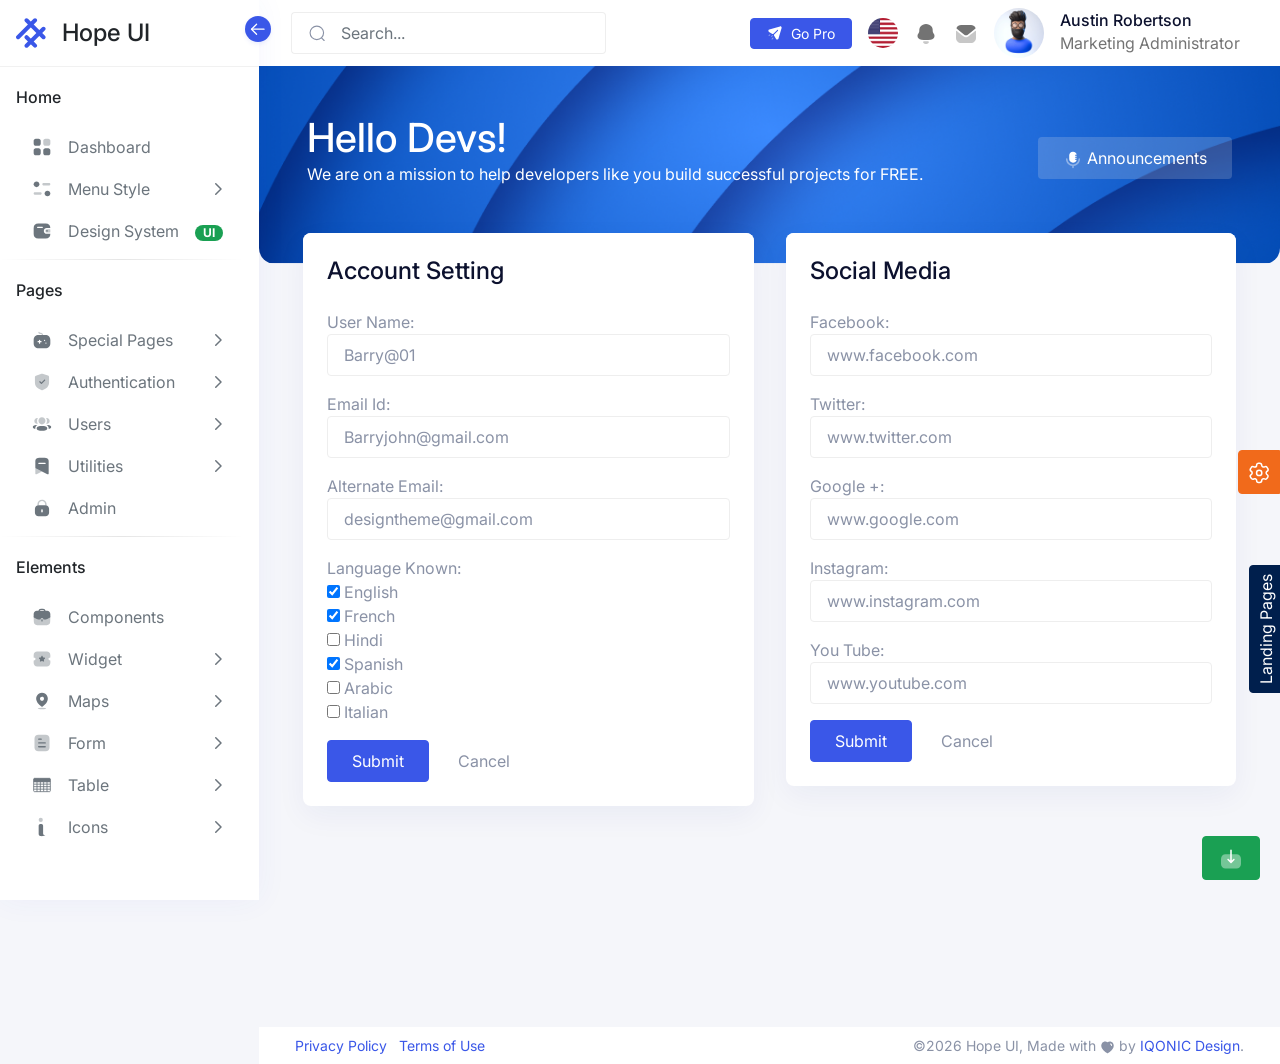
<file: dashboard/app/user-account-setting.html>
<!doctype html>
<html lang="en" dir="ltr">
  <head>
    <meta charset="utf-8">
      <meta name="viewport" content="width=device-width, initial-scale=1, shrink-to-fit=no">
      <title>Hope UI | Responsive Bootstrap 5 Admin Dashboard Template</title>
      
      <!-- Favicon -->
      <link rel="shortcut icon" href="../../assets/images/favicon.ico">
      
      <!-- Library / Plugin Css Build -->
      <link rel="stylesheet" href="../../assets/css/core/libs.min.css">
      
      
      <!-- Hope Ui Design System Css -->
      <link rel="stylesheet" href="../../assets/css/hope-ui.min.css?v=4.0.0">
      
      <!-- Custom Css -->
      <link rel="stylesheet" href="../../assets/css/custom.min.css?v=4.0.0">
      
      <!-- Dark Css -->
      <link rel="stylesheet" href="../../assets/css/dark.min.css">
      
      <!-- Customizer Css -->
      <link rel="stylesheet" href="../../assets/css/customizer.min.css">
      
      <!-- RTL Css -->
      <link rel="stylesheet" href="../../assets/css/rtl.min.css">
      
      
  </head>
  <body class="  ">
    <!-- loader Start -->
    <div id="loading">
      <div class="loader simple-loader">
          <div class="loader-body">
          </div>
      </div>    </div>
    <!-- loader END -->
    
    <aside class="sidebar sidebar-default sidebar-white sidebar-base navs-rounded-all ">
        <div class="sidebar-header d-flex align-items-center justify-content-start">
            <a href="../../dashboard/index.html" class="navbar-brand">
                
                <!--Logo start-->
                <div class="logo-main">
                    <div class="logo-normal">
                        <svg class=" icon-30" viewBox="0 0 30 30" fill="none" xmlns="http://www.w3.org/2000/svg">
                            <rect x="-0.757324" y="19.2427" width="28" height="4" rx="2" transform="rotate(-45 -0.757324 19.2427)" fill="currentColor"/>
                            <rect x="7.72803" y="27.728" width="28" height="4" rx="2" transform="rotate(-45 7.72803 27.728)" fill="currentColor"/>
                            <rect x="10.5366" y="16.3945" width="16" height="4" rx="2" transform="rotate(45 10.5366 16.3945)" fill="currentColor"/>
                            <rect x="10.5562" y="-0.556152" width="28" height="4" rx="2" transform="rotate(45 10.5562 -0.556152)" fill="currentColor"/>
                        </svg>
                    </div>
                    <div class="logo-mini">
                        <svg class=" icon-30" viewBox="0 0 30 30" fill="none" xmlns="http://www.w3.org/2000/svg">
                            <rect x="-0.757324" y="19.2427" width="28" height="4" rx="2" transform="rotate(-45 -0.757324 19.2427)" fill="currentColor"/>
                            <rect x="7.72803" y="27.728" width="28" height="4" rx="2" transform="rotate(-45 7.72803 27.728)" fill="currentColor"/>
                            <rect x="10.5366" y="16.3945" width="16" height="4" rx="2" transform="rotate(45 10.5366 16.3945)" fill="currentColor"/>
                            <rect x="10.5562" y="-0.556152" width="28" height="4" rx="2" transform="rotate(45 10.5562 -0.556152)" fill="currentColor"/>
                        </svg>
                    </div>
                </div>
                <!--logo End-->
                
                
                
                
                <h4 class="logo-title">Hope UI</h4>
            </a>
            <div class="sidebar-toggle" data-toggle="sidebar" data-active="true">
                <i class="icon">
                    <svg width="20" height="20" viewBox="0 0 24 24" fill="none" xmlns="http://www.w3.org/2000/svg">
                        <path d="M4.25 12.2744L19.25 12.2744" stroke="currentColor" stroke-width="1.5" stroke-linecap="round" stroke-linejoin="round"></path>
                        <path d="M10.2998 18.2988L4.2498 12.2748L10.2998 6.24976" stroke="currentColor" stroke-width="1.5" stroke-linecap="round" stroke-linejoin="round"></path>
                    </svg>
                </i>
            </div>
        </div>
        <div class="sidebar-body pt-0 data-scrollbar">
            <div class="sidebar-list">
                <!-- Sidebar Menu Start -->
                <ul class="navbar-nav iq-main-menu" id="sidebar-menu">
                    <li class="nav-item static-item">
                        <a class="nav-link static-item disabled" href="#" tabindex="-1">
                            <span class="default-icon">Home</span>
                            <span class="mini-icon">-</span>
                        </a>
                    </li>
                    <li class="nav-item">
                        <a class="nav-link " aria-current="page" href="../../dashboard/index.html">
                            <i class="icon">
                                <svg width="20" viewBox="0 0 24 24" fill="none" xmlns="http://www.w3.org/2000/svg" class="icon-20">
                                    <path opacity="0.4" d="M16.0756 2H19.4616C20.8639 2 22.0001 3.14585 22.0001 4.55996V7.97452C22.0001 9.38864 20.8639 10.5345 19.4616 10.5345H16.0756C14.6734 10.5345 13.5371 9.38864 13.5371 7.97452V4.55996C13.5371 3.14585 14.6734 2 16.0756 2Z" fill="currentColor"></path>
                                    <path fill-rule="evenodd" clip-rule="evenodd" d="M4.53852 2H7.92449C9.32676 2 10.463 3.14585 10.463 4.55996V7.97452C10.463 9.38864 9.32676 10.5345 7.92449 10.5345H4.53852C3.13626 10.5345 2 9.38864 2 7.97452V4.55996C2 3.14585 3.13626 2 4.53852 2ZM4.53852 13.4655H7.92449C9.32676 13.4655 10.463 14.6114 10.463 16.0255V19.44C10.463 20.8532 9.32676 22 7.92449 22H4.53852C3.13626 22 2 20.8532 2 19.44V16.0255C2 14.6114 3.13626 13.4655 4.53852 13.4655ZM19.4615 13.4655H16.0755C14.6732 13.4655 13.537 14.6114 13.537 16.0255V19.44C13.537 20.8532 14.6732 22 16.0755 22H19.4615C20.8637 22 22 20.8532 22 19.44V16.0255C22 14.6114 20.8637 13.4655 19.4615 13.4655Z" fill="currentColor"></path>
                                </svg>
                            </i>
                            <span class="item-name">Dashboard</span>
                        </a>
                    </li>
                    <li class="nav-item">
                        <a class="nav-link" data-bs-toggle="collapse" href="#horizontal-menu" role="button" aria-expanded="false" aria-controls="horizontal-menu">
                            <i class="icon">
                                
                                <svg width="20" viewBox="0 0 24 24" fill="none" xmlns="http://www.w3.org/2000/svg" class="icon-20">
                                    <path opacity="0.4" d="M10.0833 15.958H3.50777C2.67555 15.958 2 16.6217 2 17.4393C2 18.2559 2.67555 18.9207 3.50777 18.9207H10.0833C10.9155 18.9207 11.5911 18.2559 11.5911 17.4393C11.5911 16.6217 10.9155 15.958 10.0833 15.958Z" fill="currentColor"></path>
                                    <path opacity="0.4" d="M22.0001 6.37867C22.0001 5.56214 21.3246 4.89844 20.4934 4.89844H13.9179C13.0857 4.89844 12.4102 5.56214 12.4102 6.37867C12.4102 7.1963 13.0857 7.86 13.9179 7.86H20.4934C21.3246 7.86 22.0001 7.1963 22.0001 6.37867Z" fill="currentColor"></path>
                                    <path d="M8.87774 6.37856C8.87774 8.24523 7.33886 9.75821 5.43887 9.75821C3.53999 9.75821 2 8.24523 2 6.37856C2 4.51298 3.53999 3 5.43887 3C7.33886 3 8.87774 4.51298 8.87774 6.37856Z" fill="currentColor"></path>
                                    <path d="M21.9998 17.3992C21.9998 19.2648 20.4609 20.7777 18.5609 20.7777C16.6621 20.7777 15.1221 19.2648 15.1221 17.3992C15.1221 15.5325 16.6621 14.0195 18.5609 14.0195C20.4609 14.0195 21.9998 15.5325 21.9998 17.3992Z" fill="currentColor"></path>
                                </svg>
                            </i>
                            <span class="item-name">Menu Style</span>
                            <i class="right-icon">
                                <svg class="icon-18" xmlns="http://www.w3.org/2000/svg" width="18" fill="none" viewBox="0 0 24 24" stroke="currentColor">
                                    <path stroke-linecap="round" stroke-linejoin="round" stroke-width="2" d="M9 5l7 7-7 7" />
                                </svg>
                            </i>
                        </a>
                        <ul class="sub-nav collapse" id="horizontal-menu" data-bs-parent="#sidebar-menu">
                            <li class="nav-item">
                                <a class="nav-link " href="../../dashboard/index-horizontal.html">
                                  <i class="icon">
                                        <svg class="icon-10" xmlns="http://www.w3.org/2000/svg" width="10" viewBox="0 0 24 24" fill="currentColor">
                                            <g>
                                            <circle cx="12" cy="12" r="8" fill="currentColor"></circle>
                                            </g>
                                        </svg>
                                    </i>
                                  <i class="sidenav-mini-icon"> H </i>
                                  <span class="item-name"> Horizontal </span>
                                </a>
                            </li>
                            <li class="nav-item">
                                <a class="nav-link " href="../../dashboard/index-dual-horizontal.html">
                                    <i class="icon">
                                        <svg class="icon-10" xmlns="http://www.w3.org/2000/svg" width="10" viewBox="0 0 24 24" fill="currentColor">
                                            <g>
                                            <circle cx="12" cy="12" r="8" fill="currentColor"></circle>
                                            </g>
                                        </svg>
                                    </i>
                                    <i class="sidenav-mini-icon"> D </i>
                                    <span class="item-name">Dual Horizontal</span>
                                </a>
                            </li>
                            <li class="nav-item">
                                <a class="nav-link " href="../../dashboard/index-dual-compact.html">
                                    <i class="icon svg-icon">
                                        <svg class="icon-10" xmlns="http://www.w3.org/2000/svg" width="10" viewBox="0 0 24 24" fill="currentColor">
                                            <g>
                                            <circle cx="12" cy="12" r="8" fill="currentColor"></circle>
                                            </g>
                                        </svg>
                                    </i>
                                    <i class="sidenav-mini-icon"> D </i>                   
                                    <span class="item-name">Dual Compact</span>
                                </a>
                            </li>
                            <li class="nav-item">
                                <a class="nav-link " href="../../dashboard/index-boxed.html">
                                    <i class="icon">
                                        <svg class="icon-10" xmlns="http://www.w3.org/2000/svg" width="10" viewBox="0 0 24 24" fill="currentColor">
                                            <g>
                                            <circle cx="12" cy="12" r="8" fill="currentColor"></circle>
                                            </g>
                                        </svg>
                                    </i>
                                    <i class="sidenav-mini-icon"> B </i>
                                    <span class="item-name">Boxed Horizontal</span>
                                </a>
                            </li>
                            <li class="nav-item">
                                <a class="nav-link " href="../../dashboard/index-boxed-fancy.html">
                                    <i class="icon">
                                        <svg class="icon-10" xmlns="http://www.w3.org/2000/svg" width="10" viewBox="0 0 24 24" fill="currentColor">
                                            <g>
                                            <circle cx="12" cy="12" r="8" fill="currentColor"></circle>
                                            </g>
                                        </svg>
                                    </i>
                                    <i class="sidenav-mini-icon"> B </i>
                                    <span class="item-name">Boxed Fancy</span>
                                </a>
                            </li>
                        </ul>
                    </li>
                     <li class="nav-item">
                        <a class="nav-link" aria-current="page" href="https://templates.iqonic.design/hope-ui/html/dist/" target="_blank">
                            <i class="icon">
                                 <svg class="icon-20" width="20" viewBox="0 0 24 24" fill="none" xmlns="http://www.w3.org/2000/svg">
                                    <path fill-rule="evenodd" clip-rule="evenodd" d="M21.9964 8.37513H17.7618C15.7911 8.37859 14.1947 9.93514 14.1911 11.8566C14.1884 13.7823 15.7867 15.3458 17.7618 15.3484H22V15.6543C22 19.0136 19.9636 21 16.5173 21H7.48356C4.03644 21 2 19.0136 2 15.6543V8.33786C2 4.97862 4.03644 3 7.48356 3H16.5138C19.96 3 21.9964 4.97862 21.9964 8.33786V8.37513ZM6.73956 8.36733H12.3796H12.3831H12.3902C12.8124 8.36559 13.1538 8.03019 13.152 7.61765C13.1502 7.20598 12.8053 6.87318 12.3831 6.87491H6.73956C6.32 6.87664 5.97956 7.20858 5.97778 7.61852C5.976 8.03019 6.31733 8.36559 6.73956 8.36733Z" fill="currentColor"></path>
                                    <path opacity="0.4" d="M16.0374 12.2966C16.2465 13.2478 17.0805 13.917 18.0326 13.8996H21.2825C21.6787 13.8996 22 13.5715 22 13.166V10.6344C21.9991 10.2297 21.6787 9.90077 21.2825 9.8999H17.9561C16.8731 9.90338 15.9983 10.8024 16 11.9102C16 12.0398 16.0128 12.1695 16.0374 12.2966Z" fill="currentColor"></path>
                                    <circle cx="18" cy="11.8999" r="1" fill="currentColor"></circle>
                                </svg>
                                                         
                            </i>
                            <span class="item-name">Design System<span class="badge rounded-pill bg-success item-name">UI</span></span>
                        </a>
                    </li>
                    <li><hr class="hr-horizontal"></li>
                    <li class="nav-item static-item">
                        <a class="nav-link static-item disabled" href="#" tabindex="-1">
                            <span class="default-icon">Pages</span>
                            <span class="mini-icon">-</span>
                        </a>
                    </li>
                    <li class="nav-item">
                        <a class="nav-link" data-bs-toggle="collapse" href="#sidebar-special" role="button" aria-expanded="false" aria-controls="sidebar-special">
                            <i class="icon">
                                <svg class="icon-20"  width="20" viewBox="0 0 24 24" fill="none" xmlns="http://www.w3.org/2000/svg">
                                    <path opacity="0.4" d="M13.3051 5.88243V6.06547C12.8144 6.05584 12.3237 6.05584 11.8331 6.05584V5.89206C11.8331 5.22733 11.2737 4.68784 10.6064 4.68784H9.63482C8.52589 4.68784 7.62305 3.80152 7.62305 2.72254C7.62305 2.32755 7.95671 2 8.35906 2C8.77123 2 9.09508 2.32755 9.09508 2.72254C9.09508 3.01155 9.34042 3.24276 9.63482 3.24276H10.6064C12.0882 3.2524 13.2953 4.43736 13.3051 5.88243Z" fill="currentColor"></path>
                                    <path fill-rule="evenodd" clip-rule="evenodd" d="M15.164 6.08279C15.4791 6.08712 15.7949 6.09145 16.1119 6.09469C19.5172 6.09469 22 8.52241 22 11.875V16.1813C22 19.5339 19.5172 21.9616 16.1119 21.9616C14.7478 21.9905 13.3837 22.0001 12.0098 22.0001C10.6359 22.0001 9.25221 21.9905 7.88813 21.9616C4.48283 21.9616 2 19.5339 2 16.1813V11.875C2 8.52241 4.48283 6.09469 7.89794 6.09469C9.18351 6.07542 10.4985 6.05615 11.8332 6.05615C12.3238 6.05615 12.8145 6.05615 13.3052 6.06579C13.9238 6.06579 14.5425 6.07427 15.164 6.08279ZM10.8518 14.7459H9.82139V15.767C9.82139 16.162 9.48773 16.4896 9.08538 16.4896C8.67321 16.4896 8.34936 16.162 8.34936 15.767V14.7459H7.30913C6.90677 14.7459 6.57311 14.4279 6.57311 14.0233C6.57311 13.6283 6.90677 13.3008 7.30913 13.3008H8.34936V12.2892C8.34936 11.8942 8.67321 11.5667 9.08538 11.5667C9.48773 11.5667 9.82139 11.8942 9.82139 12.2892V13.3008H10.8518C11.2542 13.3008 11.5878 13.6283 11.5878 14.0233C11.5878 14.4279 11.2542 14.7459 10.8518 14.7459ZM15.0226 13.1177H15.1207C15.5231 13.1177 15.8567 12.7998 15.8567 12.3952C15.8567 12.0002 15.5231 11.6727 15.1207 11.6727H15.0226C14.6104 11.6727 14.2866 12.0002 14.2866 12.3952C14.2866 12.7998 14.6104 13.1177 15.0226 13.1177ZM16.7007 16.4318H16.7988C17.2012 16.4318 17.5348 16.1139 17.5348 15.7092C17.5348 15.3143 17.2012 14.9867 16.7988 14.9867H16.7007C16.2885 14.9867 15.9647 15.3143 15.9647 15.7092C15.9647 16.1139 16.2885 16.4318 16.7007 16.4318Z" fill="currentColor"></path>
                                </svg>
                            </i>
                            <span class="item-name">Special Pages</span>
                            <i class="right-icon">
                                <svg class="icon-18" xmlns="http://www.w3.org/2000/svg" width="18" fill="none" viewBox="0 0 24 24" stroke="currentColor">
                                    <path stroke-linecap="round" stroke-linejoin="round" stroke-width="2" d="M9 5l7 7-7 7" />
                                </svg>
                            </i>
                        </a>
                        <ul class="sub-nav collapse" id="sidebar-special" data-bs-parent="#sidebar-menu">
                            <li class="nav-item">
                                <a class="nav-link " href="../../dashboard/special-pages/billing.html">
                                  <i class="icon">
                                        <svg class="icon-10" xmlns="http://www.w3.org/2000/svg" width="10" viewBox="0 0 24 24" fill="currentColor">
                                            <g>
                                            <circle cx="12" cy="12" r="8" fill="currentColor"></circle>
                                            </g>
                                        </svg>
                                    </i>
                                  <i class="sidenav-mini-icon"> B </i>
                                  <span class="item-name">Billing</span>
                                </a>
                            </li>
                            <li class="nav-item">
                                <a class="nav-link " href="../../dashboard/special-pages/calender.html">
                                    <i class="icon">
                                        <svg class="icon-10" xmlns="http://www.w3.org/2000/svg" width="10" viewBox="0 0 24 24" fill="currentColor">
                                            <g>
                                            <circle cx="12" cy="12" r="8" fill="currentColor"></circle>
                                            </g>
                                        </svg>
                                    </i>
                                    <i class="sidenav-mini-icon"> C </i>
                                    <span class="item-name">Calender</span>
                                </a>
                            </li>
                            <li class="nav-item">
                                <a class="nav-link " href="../../dashboard/special-pages/kanban.html">
                                   <i class="icon">
                                        <svg class="icon-10" xmlns="http://www.w3.org/2000/svg" width="10" viewBox="0 0 24 24" fill="currentColor">
                                            <g>
                                            <circle cx="12" cy="12" r="8" fill="currentColor"></circle>
                                            </g>
                                        </svg>
                                    </i>
                                   <i class="sidenav-mini-icon"> K </i>
                                   <span class="item-name">kanban</span>
                                </a>
                            </li>
                            <li class="nav-item">
                                <a class="nav-link " href="../../dashboard/special-pages/pricing.html">
                                    <i class="icon">
                                        <svg class="icon-10" xmlns="http://www.w3.org/2000/svg" width="10" viewBox="0 0 24 24" fill="currentColor">
                                            <g>
                                            <circle cx="12" cy="12" r="8" fill="currentColor"></circle>
                                            </g>
                                        </svg>
                                    </i>
                                    <i class="sidenav-mini-icon"> P </i>
                                    <span class="item-name">Pricing</span>
                                </a>
                            </li>
                            <li class="nav-item">
                                <a class="nav-link " href="../../dashboard/special-pages/rtl-support.html">
                                    <i class="icon">
                                        <svg class="icon-10" xmlns="http://www.w3.org/2000/svg" width="10" viewBox="0 0 24 24" fill="currentColor">
                                            <g>
                                            <circle cx="12" cy="12" r="8" fill="currentColor"></circle>
                                            </g>
                                        </svg>
                                    </i>
                                    <i class="sidenav-mini-icon"> R </i>
                                    <span class="item-name">RTL Support</span>
                                </a>
                            </li>
                            <li class="nav-item">
                                <a class="nav-link " href="../../dashboard/special-pages/timeline.html">
                                    <i class="icon">
                                        <svg class="icon-10" xmlns="http://www.w3.org/2000/svg" width="10" viewBox="0 0 24 24" fill="currentColor">
                                            <g>
                                            <circle cx="12" cy="12" r="8" fill="currentColor"></circle>
                                            </g>
                                        </svg>
                                    </i>
                                    <i class="sidenav-mini-icon"> T </i>
                                    <span class="item-name">Timeline</span>
                                </a>
                            </li>
                        </ul>
                    </li>
                    <li class="nav-item">
                        <a class="nav-link" data-bs-toggle="collapse" href="#sidebar-auth" role="button" aria-expanded="false" aria-controls="sidebar-user">
                            <i class="icon">
                                <svg class="icon-20" width="20" viewBox="0 0 24 24" fill="none" xmlns="http://www.w3.org/2000/svg">
                                    <path opacity="0.4" d="M12.0865 22C11.9627 22 11.8388 21.9716 11.7271 21.9137L8.12599 20.0496C7.10415 19.5201 6.30481 18.9259 5.68063 18.2336C4.31449 16.7195 3.5544 14.776 3.54232 12.7599L3.50004 6.12426C3.495 5.35842 3.98931 4.67103 4.72826 4.41215L11.3405 2.10679C11.7331 1.96656 12.1711 1.9646 12.5707 2.09992L19.2081 4.32684C19.9511 4.57493 20.4535 5.25742 20.4575 6.02228L20.4998 12.6628C20.5129 14.676 19.779 16.6274 18.434 18.1581C17.8168 18.8602 17.0245 19.4632 16.0128 20.0025L12.4439 21.9088C12.3331 21.9686 12.2103 21.999 12.0865 22Z" fill="currentColor"></path>
                                    <path d="M11.3194 14.3209C11.1261 14.3219 10.9328 14.2523 10.7838 14.1091L8.86695 12.2656C8.57097 11.9793 8.56795 11.5145 8.86091 11.2262C9.15387 10.9369 9.63207 10.934 9.92906 11.2193L11.3083 12.5451L14.6758 9.22479C14.9698 8.93552 15.448 8.93258 15.744 9.21793C16.041 9.50426 16.044 9.97004 15.751 10.2574L11.8519 14.1022C11.7049 14.2474 11.5127 14.3199 11.3194 14.3209Z" fill="currentColor"></path>
                                </svg>
                            </i>
                            <span class="item-name">Authentication</span>
                            <i class="right-icon">
                                <svg class="icon-18" xmlns="http://www.w3.org/2000/svg" width="18" fill="none" viewBox="0 0 24 24" stroke="currentColor">
                                    <path stroke-linecap="round" stroke-linejoin="round" stroke-width="2" d="M9 5l7 7-7 7" />
                                </svg>
                            </i>
                        </a>
                        <ul class="sub-nav collapse" id="sidebar-auth" data-bs-parent="#sidebar-menu">
                            <li class="nav-item">
                                <a class="nav-link" href="../../dashboard/auth/sign-in.html">
                                    <i class="icon">
                                        <svg class="icon-10" xmlns="http://www.w3.org/2000/svg" width="10" viewBox="0 0 24 24" fill="currentColor">
                                            <g>
                                            <circle cx="12" cy="12" r="8" fill="currentColor"></circle>
                                            </g>
                                        </svg>
                                    </i>
                                    <i class="sidenav-mini-icon"> L </i>
                                    <span class="item-name">Login</span>
                                </a>
                            </li>
                            <li class="nav-item">
                                <a class="nav-link" href="../../dashboard/auth/sign-up.html">
                                    <i class="icon">
                                        <svg class="icon-10" xmlns="http://www.w3.org/2000/svg" width="10" viewBox="0 0 24 24" fill="currentColor">
                                            <g>
                                            <circle cx="12" cy="12" r="8" fill="currentColor"></circle>
                                            </g>
                                        </svg>
                                    </i>
                                    <i class="sidenav-mini-icon"> R </i>
                                    <span class="item-name">Register</span>
                                </a>
                            </li>
                            <li class="nav-item">
                                <a class="nav-link" href="../../dashboard/auth/confirm-mail.html">
                                    <i class="icon">
                                        <svg class="icon-10" xmlns="http://www.w3.org/2000/svg" width="10" viewBox="0 0 24 24" fill="currentColor">
                                            <g>
                                            <circle cx="12" cy="12" r="8" fill="currentColor"></circle>
                                            </g>
                                        </svg>
                                    </i>
                                    <i class="sidenav-mini-icon"> C </i>
                                    <span class="item-name">Confirm Mail</span>
                                </a>
                            </li>
                            <li class="nav-item">
                                <a class="nav-link" href="../../dashboard/auth/lock-screen.html">
                                    <i class="icon">
                                        <svg class="icon-10" xmlns="http://www.w3.org/2000/svg" width="10" viewBox="0 0 24 24" fill="currentColor">
                                            <g>
                                            <circle cx="12" cy="12" r="8" fill="currentColor"></circle>
                                            </g>
                                        </svg>
                                    </i>
                                    <i class="sidenav-mini-icon"> L </i>
                                    <span class="item-name">Lock Screen</span>
                                </a>
                            </li>
                            <li class="nav-item">
                                <a class="nav-link" href="../../dashboard/auth/recoverpw.html">
                                   <i class="icon">
                                        <svg class="icon-10" xmlns="http://www.w3.org/2000/svg" width="10" viewBox="0 0 24 24" fill="currentColor">
                                            <g>
                                            <circle cx="12" cy="12" r="8" fill="currentColor"></circle>
                                            </g>
                                        </svg>
                                    </i>
                                    <i class="sidenav-mini-icon"> R </i>
                                    <span class="item-name">Recover password</span>
                                </a>
                            </li>
                        </ul>
                    </li>
                    <li class="nav-item">
                        <a class="nav-link" data-bs-toggle="collapse" href="#sidebar-user" role="button" aria-expanded="false" aria-controls="sidebar-user">
                            <i class="icon">
                                <svg class="icon-20" width="20" viewBox="0 0 24 24" fill="none" xmlns="http://www.w3.org/2000/svg">
                                    <path d="M11.9488 14.54C8.49884 14.54 5.58789 15.1038 5.58789 17.2795C5.58789 19.4562 8.51765 20.0001 11.9488 20.0001C15.3988 20.0001 18.3098 19.4364 18.3098 17.2606C18.3098 15.084 15.38 14.54 11.9488 14.54Z" fill="currentColor"></path>
                                    <path opacity="0.4" d="M11.949 12.467C14.2851 12.467 16.1583 10.5831 16.1583 8.23351C16.1583 5.88306 14.2851 4 11.949 4C9.61293 4 7.73975 5.88306 7.73975 8.23351C7.73975 10.5831 9.61293 12.467 11.949 12.467Z" fill="currentColor"></path>
                                    <path opacity="0.4" d="M21.0881 9.21923C21.6925 6.84176 19.9205 4.70654 17.664 4.70654C17.4187 4.70654 17.1841 4.73356 16.9549 4.77949C16.9244 4.78669 16.8904 4.802 16.8725 4.82902C16.8519 4.86324 16.8671 4.90917 16.8895 4.93889C17.5673 5.89528 17.9568 7.0597 17.9568 8.30967C17.9568 9.50741 17.5996 10.6241 16.9728 11.5508C16.9083 11.6462 16.9656 11.775 17.0793 11.7948C17.2369 11.8227 17.3981 11.8371 17.5629 11.8416C19.2059 11.8849 20.6807 10.8213 21.0881 9.21923Z" fill="currentColor"></path>
                                    <path d="M22.8094 14.817C22.5086 14.1722 21.7824 13.73 20.6783 13.513C20.1572 13.3851 18.747 13.205 17.4352 13.2293C17.4155 13.232 17.4048 13.2455 17.403 13.2545C17.4003 13.2671 17.4057 13.2887 17.4316 13.3022C18.0378 13.6039 20.3811 14.916 20.0865 17.6834C20.074 17.8032 20.1698 17.9068 20.2888 17.8888C20.8655 17.8059 22.3492 17.4853 22.8094 16.4866C23.0637 15.9589 23.0637 15.3456 22.8094 14.817Z" fill="currentColor"></path>
                                    <path opacity="0.4" d="M7.04459 4.77973C6.81626 4.7329 6.58077 4.70679 6.33543 4.70679C4.07901 4.70679 2.30701 6.84201 2.9123 9.21947C3.31882 10.8216 4.79355 11.8851 6.43661 11.8419C6.60136 11.8374 6.76343 11.8221 6.92013 11.7951C7.03384 11.7753 7.09115 11.6465 7.02668 11.551C6.3999 10.6234 6.04263 9.50765 6.04263 8.30991C6.04263 7.05904 6.43303 5.89462 7.11085 4.93913C7.13234 4.90941 7.14845 4.86348 7.12696 4.82926C7.10906 4.80135 7.07593 4.78694 7.04459 4.77973Z" fill="currentColor"></path>
                                    <path d="M3.32156 13.5127C2.21752 13.7297 1.49225 14.1719 1.19139 14.8167C0.936203 15.3453 0.936203 15.9586 1.19139 16.4872C1.65163 17.4851 3.13531 17.8066 3.71195 17.8885C3.83104 17.9065 3.92595 17.8038 3.91342 17.6832C3.61883 14.9167 5.9621 13.6046 6.56918 13.3029C6.59425 13.2885 6.59962 13.2677 6.59694 13.2542C6.59515 13.2452 6.5853 13.2317 6.5656 13.2299C5.25294 13.2047 3.84358 13.3848 3.32156 13.5127Z" fill="currentColor"></path>
                                </svg>
                            </i>
                            <span class="item-name">Users</span>
                            <i class="right-icon">
                                <svg class="icon-18" xmlns="http://www.w3.org/2000/svg" width="18" fill="none" viewBox="0 0 24 24" stroke="currentColor">
                                    <path stroke-linecap="round" stroke-linejoin="round" stroke-width="2" d="M9 5l7 7-7 7" />
                                </svg>
                            </i>
                        </a>
                        <ul class="sub-nav collapse" id="sidebar-user" data-bs-parent="#sidebar-menu">
                            <li class="nav-item">
                                <a class="nav-link " href="../../dashboard/app/user-profile.html">
                                    <i class="icon">
                                        <svg class="icon-10" xmlns="http://www.w3.org/2000/svg" width="10" viewBox="0 0 24 24" fill="currentColor">
                                            <g>
                                            <circle cx="12" cy="12" r="8" fill="currentColor"></circle>
                                            </g>
                                        </svg>
                                    </i>
                                    <i class="sidenav-mini-icon"> U </i>
                                    <span class="item-name">User Profile</span>
                                </a>
                            </li>
                            <li class="nav-item">
                                <a class="nav-link " href="../../dashboard/app/user-add.html">
                                    <i class="icon">
                                        <svg class="icon-10" xmlns="http://www.w3.org/2000/svg" width="10" viewBox="0 0 24 24" fill="currentColor">
                                            <g>
                                            <circle cx="12" cy="12" r="8" fill="currentColor"></circle>
                                            </g>
                                        </svg>
                                    </i>
                                    <i class="sidenav-mini-icon"> A </i>
                                    <span class="item-name">Add User</span>
                                </a>
                            </li>
                            <li class="nav-item">
                                <a class="nav-link " href="../../dashboard/app/user-list.html">
                                    <i class="icon">
                                        <svg class="icon-10" xmlns="http://www.w3.org/2000/svg" width="10" viewBox="0 0 24 24" fill="currentColor">
                                            <g>
                                            <circle cx="12" cy="12" r="8" fill="currentColor"></circle>
                                            </g>
                                        </svg>
                                    </i>
                                    <i class="sidenav-mini-icon"> U </i>
                                    <span class="item-name">User List</span>
                                </a>
                            </li>
                        </ul>
                    </li>
                    <li class="nav-item">
                        <a class="nav-link" data-bs-toggle="collapse" href="#utilities-error" role="button" aria-expanded="false" aria-controls="utilities-error">
                            <i class="icon">
                                <svg class="icon-20" width="20" viewBox="0 0 24 24" fill="none" xmlns="http://www.w3.org/2000/svg">
                                    <path opacity="0.4" d="M11.9912 18.6215L5.49945 21.864C5.00921 22.1302 4.39768 21.9525 4.12348 21.4643C4.0434 21.3108 4.00106 21.1402 4 20.9668V13.7087C4 14.4283 4.40573 14.8725 5.47299 15.37L11.9912 18.6215Z" fill="currentColor"></path>
                                    <path fill-rule="evenodd" clip-rule="evenodd" d="M8.89526 2H15.0695C17.7773 2 19.9735 3.06605 20 5.79337V20.9668C19.9989 21.1374 19.9565 21.3051 19.8765 21.4554C19.7479 21.7007 19.5259 21.8827 19.2615 21.9598C18.997 22.0368 18.7128 22.0023 18.4741 21.8641L11.9912 18.6215L5.47299 15.3701C4.40573 14.8726 4 14.4284 4 13.7088V5.79337C4 3.06605 6.19625 2 8.89526 2ZM8.22492 9.62227H15.7486C16.1822 9.62227 16.5336 9.26828 16.5336 8.83162C16.5336 8.39495 16.1822 8.04096 15.7486 8.04096H8.22492C7.79137 8.04096 7.43991 8.39495 7.43991 8.83162C7.43991 9.26828 7.79137 9.62227 8.22492 9.62227Z" fill="currentColor"></path>
                                </svg>
                            </i>
                            <span class="item-name">Utilities</span>
                            <i class="right-icon">
                                <svg class="icon-18" xmlns="http://www.w3.org/2000/svg" width="18" fill="none" viewBox="0 0 24 24" stroke="currentColor">
                                    <path stroke-linecap="round" stroke-linejoin="round" stroke-width="2" d="M9 5l7 7-7 7" />
                                </svg>
                            </i>
                        </a>
                        <ul class="sub-nav collapse" id="utilities-error" data-bs-parent="#sidebar-menu">
                            <li class="nav-item">
                                <a class="nav-link " href="../../dashboard/errors/error404.html">
                                    <i class="icon">
                                        <svg class="icon-10" xmlns="http://www.w3.org/2000/svg" width="10" viewBox="0 0 24 24" fill="currentColor">
                                            <g>
                                            <circle cx="12" cy="12" r="8" fill="currentColor"></circle>
                                            </g>
                                        </svg>
                                    </i>
                                    <span class="item-name">Error 404</span>
                                </a>
                            </li>
                            <li class="nav-item">
                                <a class="nav-link " href="../../dashboard/errors/error500.html">
                                    <i class="icon">
                                        <svg class="icon-10" xmlns="http://www.w3.org/2000/svg" width="10" viewBox="0 0 24 24" fill="currentColor">
                                            <g>
                                            <circle cx="12" cy="12" r="8" fill="currentColor"></circle>
                                            </g>
                                        </svg>
                                    </i>
                                    <span class="item-name">Error 500</span>
                                </a>
                            </li>
                            <li class="nav-item">
                                <a class="nav-link " href="../../dashboard/errors/maintenance.html">
                                    <i class="icon">
                                        <svg  class="icon-10" xmlns="http://www.w3.org/2000/svg" width="10" viewBox="0 0 24 24" fill="currentColor">
                                            <g>
                                            <circle cx="12" cy="12" r="8" fill="currentColor"></circle>
                                            </g>
                                        </svg>
                                    </i>
                                    <span class="item-name">Maintenance</span>
                                </a>
                            </li>
                        </ul>
                    </li>
                    <li class="nav-item">
                        <a class="nav-link "  href="../../dashboard/admin.html">
                            <i class="icon">
                            <svg class="icon-20" width="20" viewBox="0 0 24 24" fill="none" xmlns="http://www.w3.org/2000/svg">
                            <path fill-rule="evenodd" clip-rule="evenodd" d="M7.7688 8.71387H16.2312C18.5886 8.71387 20.5 10.5831 20.5 12.8885V17.8254C20.5 20.1308 18.5886 22 16.2312 22H7.7688C5.41136 22 3.5 20.1308 3.5 17.8254V12.8885C3.5 10.5831 5.41136 8.71387 7.7688 8.71387ZM11.9949 17.3295C12.4928 17.3295 12.8891 16.9419 12.8891 16.455V14.2489C12.8891 13.772 12.4928 13.3844 11.9949 13.3844C11.5072 13.3844 11.1109 13.772 11.1109 14.2489V16.455C11.1109 16.9419 11.5072 17.3295 11.9949 17.3295Z" fill="currentColor"></path>
                            <path opacity="0.4" d="M17.523 7.39595V8.86667C17.1673 8.7673 16.7913 8.71761 16.4052 8.71761H15.7447V7.39595C15.7447 5.37868 14.0681 3.73903 12.0053 3.73903C9.94257 3.73903 8.26594 5.36874 8.25578 7.37608V8.71761H7.60545C7.20916 8.71761 6.83319 8.7673 6.47754 8.87661V7.39595C6.4877 4.41476 8.95692 2 11.985 2C15.0537 2 17.523 4.41476 17.523 7.39595Z" fill="currentColor"></path>
                            </svg>
                            </i>
                            <span class="item-name">Admin</span>
                        </a>
                    </li>
                    <li><hr class="hr-horizontal"></li>
                    <li class="nav-item static-item">
                        <a class="nav-link static-item disabled" href="#" tabindex="-1">
                            <span class="default-icon">Elements</span>
                            <span class="mini-icon">-</span>
                        </a>
                    </li>
                    <li class="nav-item">
                        <a class="nav-link" href="https://templates.iqonic.design/hope-ui/html/dist/#accordion">
                            <i class="icon">
                                 <svg class="icon-20" width="20" viewBox="0 0 24 24" fill="none" xmlns="http://www.w3.org/2000/svg">                                
                               <path opacity="0.4" d="M2 11.0786C2.05 13.4166 2.19 17.4156 2.21 17.8566C2.281 18.7996 2.642 19.7526 3.204 20.4246C3.986 21.3676 4.949 21.7886 6.292 21.7886C8.148 21.7986 10.194 21.7986 12.181 21.7986C14.176 21.7986 16.112 21.7986 17.747 21.7886C19.071 21.7886 20.064 21.3566 20.836 20.4246C21.398 19.7526 21.759 18.7896 21.81 17.8566C21.83 17.4856 21.93 13.1446 21.99 11.0786H2Z" fill="currentColor"></path>                                <path d="M11.2451 15.3843V16.6783C11.2451 17.0923 11.5811 17.4283 11.9951 17.4283C12.4091 17.4283 12.7451 17.0923 12.7451 16.6783V15.3843C12.7451 14.9703 12.4091 14.6343 11.9951 14.6343C11.5811 14.6343 11.2451 14.9703 11.2451 15.3843Z" fill="currentColor"></path>                                <path fill-rule="evenodd" clip-rule="evenodd" d="M10.211 14.5565C10.111 14.9195 9.762 15.1515 9.384 15.1015C6.833 14.7455 4.395 13.8405 2.337 12.4815C2.126 12.3435 2 12.1075 2 11.8555V8.38949C2 6.28949 3.712 4.58149 5.817 4.58149H7.784C7.972 3.12949 9.202 2.00049 10.704 2.00049H13.286C14.787 2.00049 16.018 3.12949 16.206 4.58149H18.183C20.282 4.58149 21.99 6.28949 21.99 8.38949V11.8555C21.99 12.1075 21.863 12.3425 21.654 12.4815C19.592 13.8465 17.144 14.7555 14.576 15.1105C14.541 15.1155 14.507 15.1175 14.473 15.1175C14.134 15.1175 13.831 14.8885 13.746 14.5525C13.544 13.7565 12.821 13.1995 11.99 13.1995C11.148 13.1995 10.433 13.7445 10.211 14.5565ZM13.286 3.50049H10.704C10.031 3.50049 9.469 3.96049 9.301 4.58149H14.688C14.52 3.96049 13.958 3.50049 13.286 3.50049Z" fill="currentColor">
                               </path></svg> 
                            </i>
                            <span class="item-name">Components</span>
                        </a>
                    </li>
                    <li class="nav-item">
                        <a class="nav-link" data-bs-toggle="collapse" href="#sidebar-widget" role="button" aria-expanded="false" aria-controls="sidebar-widget">
                            <i class="icon">
                                <svg class="icon-20" width="20" viewBox="0 0 24 24" fill="none" xmlns="http://www.w3.org/2000/svg">
                                    <path opacity="0.4" d="M21.25 13.4764C20.429 13.4764 19.761 12.8145 19.761 12.001C19.761 11.1865 20.429 10.5246 21.25 10.5246C21.449 10.5246 21.64 10.4463 21.78 10.3076C21.921 10.1679 22 9.97864 22 9.78146L21.999 7.10415C21.999 4.84102 20.14 3 17.856 3H6.144C3.86 3 2.001 4.84102 2.001 7.10415L2 9.86766C2 10.0648 2.079 10.2541 2.22 10.3938C2.36 10.5325 2.551 10.6108 2.75 10.6108C3.599 10.6108 4.239 11.2083 4.239 12.001C4.239 12.8145 3.571 13.4764 2.75 13.4764C2.336 13.4764 2 13.8093 2 14.2195V16.8949C2 19.158 3.858 21 6.143 21H17.857C20.142 21 22 19.158 22 16.8949V14.2195C22 13.8093 21.664 13.4764 21.25 13.4764Z" fill="currentColor"></path>
                                    <path d="M15.4303 11.5887L14.2513 12.7367L14.5303 14.3597C14.5783 14.6407 14.4653 14.9177 14.2343 15.0837C14.0053 15.2517 13.7063 15.2727 13.4543 15.1387L11.9993 14.3737L10.5413 15.1397C10.4333 15.1967 10.3153 15.2267 10.1983 15.2267C10.0453 15.2267 9.89434 15.1787 9.76434 15.0847C9.53434 14.9177 9.42134 14.6407 9.46934 14.3597L9.74734 12.7367L8.56834 11.5887C8.36434 11.3907 8.29334 11.0997 8.38134 10.8287C8.47034 10.5587 8.70034 10.3667 8.98134 10.3267L10.6073 10.0897L11.3363 8.61268C11.4633 8.35868 11.7173 8.20068 11.9993 8.20068H12.0013C12.2843 8.20168 12.5383 8.35968 12.6633 8.61368L13.3923 10.0897L15.0213 10.3277C15.2993 10.3667 15.5293 10.5587 15.6173 10.8287C15.7063 11.0997 15.6353 11.3907 15.4303 11.5887Z" fill="currentColor"></path>
                                </svg>
                            </i>
                            <span class="item-name">widget</span>
                            <i class="right-icon">
                                <svg class="icon-18" xmlns="http://www.w3.org/2000/svg" width="18" fill="none" viewBox="0 0 24 24" stroke="currentColor">
                                    <path stroke-linecap="round" stroke-linejoin="round" stroke-width="2" d="M9 5l7 7-7 7" />
                                </svg>
                            </i>
                        </a>
                        <ul class="sub-nav collapse" id="sidebar-widget" data-bs-parent="#sidebar-menu">
                            <li class="nav-item">
                                <a class="nav-link " href="../../dashboard/widget/widgetbasic.html">
                                    <i class="icon">
                                        <svg class="icon-10" xmlns="http://www.w3.org/2000/svg" width="10" viewBox="0 0 24 24" fill="currentColor">
                                            <g>
                                            <circle cx="12" cy="12" r="8" fill="currentColor"></circle>
                                            </g>
                                        </svg>
                                    </i>
                                    <i class="sidenav-mini-icon"> W </i>
                                    <span class="item-name">Widget Basic</span>
                                </a>
                            </li>
                            <li class="nav-item">
                                <a class="nav-link " href="../../dashboard/widget/widgetchart.html">
                                    <i class="icon">
                                        <svg class="icon-10" xmlns="http://www.w3.org/2000/svg" width="10" viewBox="0 0 24 24" fill="currentColor">
                                            <g>
                                            <circle cx="12" cy="12" r="8" fill="currentColor"></circle>
                                            </g>
                                        </svg>
                                    </i>
                                    <i class="sidenav-mini-icon"> W </i>
                                    <span class="item-name">Widget Chart</span>
                                </a>
                            </li>
                             <li class="nav-item">
                                <a class="nav-link " href="../../dashboard/widget/widgetcard.html">
                                    <i class="icon">
                                        <svg class="icon-10" xmlns="http://www.w3.org/2000/svg" width="10" viewBox="0 0 24 24" fill="currentColor">
                                            <g>
                                            <circle cx="12" cy="12" r="8" fill="currentColor"></circle>
                                            </g>
                                        </svg>
                                    </i>
                                    <i class="sidenav-mini-icon"> W </i>
                                    <span class="item-name">Widget Card</span>
                                </a>
                            </li>
                        </ul>
                    </li>
                    <li class="nav-item">
                        <a class="nav-link" data-bs-toggle="collapse" href="#sidebar-maps" role="button" aria-expanded="false" aria-controls="sidebar-maps">
                            <i class="icon">
                                <svg class="icon-20" width="20" viewBox="0 0 24 24" fill="none" xmlns="http://www.w3.org/2000/svg">
                                    <path fill-rule="evenodd" clip-rule="evenodd" d="M8.53162 2.93677C10.7165 1.66727 13.402 1.68946 15.5664 2.99489C17.7095 4.32691 19.012 6.70418 18.9998 9.26144C18.95 11.8019 17.5533 14.19 15.8075 16.0361C14.7998 17.1064 13.6726 18.0528 12.4488 18.856C12.3228 18.9289 12.1848 18.9777 12.0415 19C11.9036 18.9941 11.7693 18.9534 11.6508 18.8814C9.78243 17.6746 8.14334 16.134 6.81233 14.334C5.69859 12.8314 5.06584 11.016 5 9.13442C4.99856 6.57225 6.34677 4.20627 8.53162 2.93677ZM9.79416 10.1948C10.1617 11.1008 11.0292 11.6918 11.9916 11.6918C12.6221 11.6964 13.2282 11.4438 13.6748 10.9905C14.1214 10.5371 14.3715 9.92064 14.3692 9.27838C14.3726 8.29804 13.7955 7.41231 12.9073 7.03477C12.0191 6.65723 10.995 6.86235 10.3133 7.55435C9.63159 8.24635 9.42664 9.28872 9.79416 10.1948Z" fill="currentColor"></path>
                                    <ellipse opacity="0.4" cx="12" cy="21" rx="5" ry="1" fill="currentColor"></ellipse>
                                </svg>
                            </i>
                            <span class="item-name">Maps</span>
                            <i class="right-icon">
                                <svg class="icon-18" xmlns="http://www.w3.org/2000/svg" width="18" fill="none" viewBox="0 0 24 24" stroke="currentColor">
                                    <path stroke-linecap="round" stroke-linejoin="round" stroke-width="2" d="M9 5l7 7-7 7" />
                                </svg>
                            </i>
                        </a>
                        <ul class="sub-nav collapse" id="sidebar-maps" data-bs-parent="#sidebar-menu">
                            <li class="nav-item">
                                <a class="nav-link " href="../../dashboard/maps/google.html">
                                    <i class="icon">
                                        <svg class="icon-10" xmlns="http://www.w3.org/2000/svg" width="10" viewBox="0 0 24 24" fill="currentColor">
                                            <g>
                                            <circle cx="12" cy="12" r="8" fill="currentColor"></circle>
                                            </g>
                                        </svg>
                                    </i>
                                    <i class="sidenav-mini-icon"> G </i>
                                    <span class="item-name">Google</span>
                                </a>
                            </li>
                            <li class="nav-item">
                                <a class="nav-link " href="../../dashboard/maps/vector.html">
                                   <i class="icon">
                                        <svg class="icon-10" xmlns="http://www.w3.org/2000/svg" width="10" viewBox="0 0 24 24" fill="currentColor">
                                            <g>
                                            <circle cx="12" cy="12" r="8" fill="currentColor"></circle>
                                            </g>
                                        </svg>
                                    </i>
                                    <i class="sidenav-mini-icon"> V </i>
                                    <span class="item-name">Vector</span>
                                </a>
                            </li>
                        </ul>
                    </li>
                    <li class="nav-item">
                        <a class="nav-link" data-bs-toggle="collapse" href="#sidebar-form" role="button" aria-expanded="false" aria-controls="sidebar-form">
                            <i class="icon">
                                <svg class="icon-20" width="20" viewBox="0 0 24 24" fill="none" xmlns="http://www.w3.org/2000/svg">
                                    <path opacity="0.4" d="M16.191 2H7.81C4.77 2 3 3.78 3 6.83V17.16C3 20.26 4.77 22 7.81 22H16.191C19.28 22 21 20.26 21 17.16V6.83C21 3.78 19.28 2 16.191 2Z" fill="currentColor"></path>
                                    <path fill-rule="evenodd" clip-rule="evenodd" d="M8.07996 6.6499V6.6599C7.64896 6.6599 7.29996 7.0099 7.29996 7.4399C7.29996 7.8699 7.64896 8.2199 8.07996 8.2199H11.069C11.5 8.2199 11.85 7.8699 11.85 7.4289C11.85 6.9999 11.5 6.6499 11.069 6.6499H8.07996ZM15.92 12.7399H8.07996C7.64896 12.7399 7.29996 12.3899 7.29996 11.9599C7.29996 11.5299 7.64896 11.1789 8.07996 11.1789H15.92C16.35 11.1789 16.7 11.5299 16.7 11.9599C16.7 12.3899 16.35 12.7399 15.92 12.7399ZM15.92 17.3099H8.07996C7.77996 17.3499 7.48996 17.1999 7.32996 16.9499C7.16996 16.6899 7.16996 16.3599 7.32996 16.1099C7.48996 15.8499 7.77996 15.7099 8.07996 15.7399H15.92C16.319 15.7799 16.62 16.1199 16.62 16.5299C16.62 16.9289 16.319 17.2699 15.92 17.3099Z" fill="currentColor"></path>
                                </svg>
                            </i>
                            <span class="item-name">Form</span>
                            <i class="right-icon">
                                <svg class="icon-18" xmlns="http://www.w3.org/2000/svg" width="18" fill="none" viewBox="0 0 24 24" stroke="currentColor">
                                    <path stroke-linecap="round" stroke-linejoin="round" stroke-width="2" d="M9 5l7 7-7 7" />
                                </svg>
                            </i>
                        </a>
                        <ul class="sub-nav collapse" id="sidebar-form" data-bs-parent="#sidebar-menu">
                            <li class="nav-item">
                                <a class="nav-link " href="../../dashboard/form/form-element.html">
                                   <i class="icon">
                                        <svg class="icon-10" xmlns="http://www.w3.org/2000/svg" width="10" viewBox="0 0 24 24" fill="currentColor">
                                            <g>
                                            <circle cx="12" cy="12" r="8" fill="currentColor"></circle>
                                            </g>
                                        </svg>
                                    </i>
                                   <i class="sidenav-mini-icon"> E </i>
                                   <span class="item-name">Elements</span>
                                </a>
                            </li>
                            <li class="nav-item">
                                <a class="nav-link " href="../../dashboard/form/form-wizard.html">
                                    <i class="icon">
                                        <svg class="icon-10" xmlns="http://www.w3.org/2000/svg" width="10" viewBox="0 0 24 24" fill="currentColor">
                                            <g>
                                            <circle cx="12" cy="12" r="8" fill="currentColor"></circle>
                                            </g>
                                        </svg>
                                    </i>
                                    <i class="sidenav-mini-icon"> W </i>
                                    <span class="item-name">Wizard</span>
                                </a>
                            </li>
                            <li class="nav-item">
                                <a class="nav-link " href="../../dashboard/form/form-validation.html">
                                    <i class="icon">
                                        <svg class="icon-10" xmlns="http://www.w3.org/2000/svg" width="10" viewBox="0 0 24 24" fill="currentColor">
                                            <g>
                                            <circle cx="12" cy="12" r="8" fill="currentColor"></circle>
                                            </g>
                                        </svg>
                                    </i>
                                    <i class="sidenav-mini-icon"> V </i>
                                    <span class="item-name">Validation</span>
                                </a>
                            </li>
                        </ul>
                    </li>
                    <li class="nav-item">
                        <a class="nav-link" data-bs-toggle="collapse" href="#sidebar-table" role="button" aria-expanded="false" aria-controls="sidebar-table">
                            <i class="icon">
                                <svg class="icon-20" xmlns="http://www.w3.org/2000/svg" width="20"  viewBox="0 0 24 24" fill="none">
                                    <path d="M2 5C2 4.44772 2.44772 4 3 4H8.66667H21C21.5523 4 22 4.44772 22 5V8H15.3333H8.66667H2V5Z" fill="currentColor" stroke="currentColor"/>
                                    <path d="M6 8H2V11M6 8V20M6 8H14M6 20H3C2.44772 20 2 19.5523 2 19V11M6 20H14M14 8H22V11M14 8V20M14 20H21C21.5523 20 22 19.5523 22 19V11M2 11H22M2 14H22M2 17H22M10 8V20M18 8V20" stroke="currentColor"/>
                                </svg>
                            </i>
                            <span class="item-name">Table</span>
                            <i class="right-icon">
                                <svg class="icon-18" xmlns="http://www.w3.org/2000/svg" width="18" fill="none" viewBox="0 0 24 24" stroke="currentColor">
                                    <path stroke-linecap="round" stroke-linejoin="round" stroke-width="2" d="M9 5l7 7-7 7" />
                                </svg>
                            </i>
                        </a>
                        <ul class="sub-nav collapse" id="sidebar-table" data-bs-parent="#sidebar-menu">
                            <li class="nav-item">
                                <a class="nav-link " href="../../dashboard/table/bootstrap-table.html">
                                    <i class="icon">
                                        <svg class="icon-10" xmlns="http://www.w3.org/2000/svg" width="10" viewBox="0 0 24 24" fill="currentColor">
                                            <g>
                                            <circle cx="12" cy="12" r="8" fill="currentColor"></circle>
                                            </g>
                                        </svg>
                                    </i>
                                    <i class="sidenav-mini-icon"> B </i>
                                    <span class="item-name">Bootstrap Table</span>
                                </a>
                            </li>
                            <li class="nav-item">
                                <a class="nav-link " href="../../dashboard/table/table-data.html">
                                   <i class="icon">
                                        <svg class="icon-10" xmlns="http://www.w3.org/2000/svg" width="10" viewBox="0 0 24 24" fill="currentColor">
                                            <g>
                                            <circle cx="12" cy="12" r="8" fill="currentColor"></circle>
                                            </g>
                                        </svg>
                                    </i>
                                   <i class="sidenav-mini-icon"> D </i>
                                   <span class="item-name">Datatable</span>
                                </a>
                            </li>
                        </ul>
                    </li>
                    <li class="nav-item mb-5">
                        <a class="nav-link" data-bs-toggle="collapse" href="#sidebar-icons" role="button" aria-expanded="false" aria-controls="sidebar-icons">
                            <i class="icon">
                                <svg class="icon-20" xmlns="http://www.w3.org/2000/svg" width="20" viewBox="0 0 24 24" fill="currentColor">
                                    <path d="M8 10.5378C8 9.43327 8.89543 8.53784 10 8.53784H11.3333C12.4379 8.53784 13.3333 9.43327 13.3333 10.5378V19.8285C13.3333 20.9331 14.2288 21.8285 15.3333 21.8285H16C16 21.8285 12.7624 23.323 10.6667 22.9361C10.1372 22.8384 9.52234 22.5913 9.01654 22.3553C8.37357 22.0553 8 21.3927 8 20.6832V10.5378Z" fill="currentColor"/>
                                    <rect opacity="0.4" x="8" y="1" width="5" height="5" rx="2.5" fill="currentColor"/>
                                </svg>
                            </i>
                            <span class="item-name">Icons</span>
                            <i class="right-icon">
                                <svg class="icon-18" xmlns="http://www.w3.org/2000/svg" width="18" fill="none" viewBox="0 0 24 24" stroke="currentColor">
                                    <path stroke-linecap="round" stroke-linejoin="round" stroke-width="2" d="M9 5l7 7-7 7" />
                                </svg>
                            </i>
                        </a>
                        <ul class="sub-nav collapse" id="sidebar-icons" data-bs-parent="#sidebar-menu">
                            <li class="nav-item">
                                <a class="nav-link " href="../../dashboard/icons/solid.html">
                                    <i class="icon">
                                        <svg class="icon-10" xmlns="http://www.w3.org/2000/svg" width="10" viewBox="0 0 24 24" fill="currentColor">
                                            <g>
                                            <circle cx="12" cy="12" r="8" fill="currentColor"></circle>
                                            </g>
                                        </svg>
                                    </i>
                                    <i class="sidenav-mini-icon"> S </i>
                                     <span class="item-name">Solid</span>
                                </a>
                            </li>
                            <li class="nav-item">
                                <a class="nav-link " href="../../dashboard/icons/outline.html">
                                    <i class="icon">
                                        <svg class="icon-10" xmlns="http://www.w3.org/2000/svg" width="10" viewBox="0 0 24 24" fill="currentColor">
                                            <g>
                                            <circle cx="12" cy="12" r="8" fill="currentColor"></circle>
                                            </g>
                                        </svg>
                                    </i>
                                    <i class="sidenav-mini-icon"> O </i>
                                     <span class="item-name">Outlined</span></a>
                            </li>
                            <li class="nav-item">
                                <a class="nav-link " href="../../dashboard/icons/dual-tone.html">
                                   <i class="icon">
                                        <svg class="icon-10" xmlns="http://www.w3.org/2000/svg" width="10" viewBox="0 0 24 24" fill="currentColor">
                                            <g>
                                            <circle cx="12" cy="12" r="8" fill="currentColor"></circle>
                                            </g>
                                        </svg>
                                    </i>
                                    <i class="sidenav-mini-icon"> D </i>
                                     <span class="item-name">Dual Tone</span>
                                </a>
                            </li>
                        </ul>
                    </li>
                </ul>
                <!-- Sidebar Menu End -->        </div>
        </div>
        <div class="sidebar-footer"></div>
    </aside>    <main class="main-content">
      <div class="position-relative iq-banner">
        <!--Nav Start-->
        <nav class="nav navbar navbar-expand-lg navbar-light iq-navbar">
          <div class="container-fluid navbar-inner">
            <a href="../../dashboard/index.html" class="navbar-brand">
                
                <!--Logo start-->
                <div class="logo-main">
                    <div class="logo-normal">
                        <svg class="text-primary icon-30" viewBox="0 0 30 30" fill="none" xmlns="http://www.w3.org/2000/svg">
                            <rect x="-0.757324" y="19.2427" width="28" height="4" rx="2" transform="rotate(-45 -0.757324 19.2427)" fill="currentColor"/>
                            <rect x="7.72803" y="27.728" width="28" height="4" rx="2" transform="rotate(-45 7.72803 27.728)" fill="currentColor"/>
                            <rect x="10.5366" y="16.3945" width="16" height="4" rx="2" transform="rotate(45 10.5366 16.3945)" fill="currentColor"/>
                            <rect x="10.5562" y="-0.556152" width="28" height="4" rx="2" transform="rotate(45 10.5562 -0.556152)" fill="currentColor"/>
                        </svg>
                    </div>
                    <div class="logo-mini">
                        <svg class="text-primary icon-30" viewBox="0 0 30 30" fill="none" xmlns="http://www.w3.org/2000/svg">
                            <rect x="-0.757324" y="19.2427" width="28" height="4" rx="2" transform="rotate(-45 -0.757324 19.2427)" fill="currentColor"/>
                            <rect x="7.72803" y="27.728" width="28" height="4" rx="2" transform="rotate(-45 7.72803 27.728)" fill="currentColor"/>
                            <rect x="10.5366" y="16.3945" width="16" height="4" rx="2" transform="rotate(45 10.5366 16.3945)" fill="currentColor"/>
                            <rect x="10.5562" y="-0.556152" width="28" height="4" rx="2" transform="rotate(45 10.5562 -0.556152)" fill="currentColor"/>
                        </svg>
                    </div>
                </div>
                <!--logo End-->
                
                
                
                
                <h4 class="logo-title">Hope UI</h4>
            </a>
            <div class="sidebar-toggle" data-toggle="sidebar" data-active="true">
                <i class="icon">
                 <svg  width="20px" class="icon-20" viewBox="0 0 24 24">
                    <path fill="currentColor" d="M4,11V13H16L10.5,18.5L11.92,19.92L19.84,12L11.92,4.08L10.5,5.5L16,11H4Z" />
                </svg>
                </i>
            </div>
            <div class="input-group search-input">
              <span class="input-group-text" id="search-input">
                <svg class="icon-18" width="18" viewBox="0 0 24 24" fill="none" xmlns="http://www.w3.org/2000/svg">
                    <circle cx="11.7669" cy="11.7666" r="8.98856" stroke="currentColor" stroke-width="1.5" stroke-linecap="round" stroke-linejoin="round"></circle>
                    <path d="M18.0186 18.4851L21.5426 22" stroke="currentColor" stroke-width="1.5" stroke-linecap="round" stroke-linejoin="round"></path>
                </svg>
              </span>
              <input type="search" class="form-control" placeholder="Search...">
            </div>
            <button class="navbar-toggler" type="button" data-bs-toggle="collapse" data-bs-target="#navbarSupportedContent" aria-controls="navbarSupportedContent" aria-expanded="false" aria-label="Toggle navigation">
              <span class="navbar-toggler-icon">
                  <span class="mt-2 navbar-toggler-bar bar1"></span>
                  <span class="navbar-toggler-bar bar2"></span>
                  <span class="navbar-toggler-bar bar3"></span>
                </span>
            </button>
            <div class="collapse navbar-collapse" id="navbarSupportedContent">
              <ul class="mb-2 navbar-nav ms-auto align-items-center navbar-list mb-lg-0">
                <li class="me-0 me-xl-2">
                  <a class="btn btn-primary btn-sm d-flex gap-2 align-items-center" aria-current="page" href="http://hopeui.iqonic.design/pro?utm_source=hopeui-free-demo&utm_medium=hopeui-free-demo&utm_campaign=hopeui-pro-launch" target="_blank">
                    <svg class="icon-16" width="16" viewBox="0 0 24 24" fill="none" xmlns="http://www.w3.org/2000/svg">
                      <path d="M21.4274 2.5783C20.9274 2.0673 20.1874 1.8783 19.4974 2.0783L3.40742 6.7273C2.67942 6.9293 2.16342 7.5063 2.02442 8.2383C1.88242 8.9843 2.37842 9.9323 3.02642 10.3283L8.05742 13.4003C8.57342 13.7163 9.23942 13.6373 9.66642 13.2093L15.4274 7.4483C15.7174 7.1473 16.1974 7.1473 16.4874 7.4483C16.7774 7.7373 16.7774 8.2083 16.4874 8.5083L10.7164 14.2693C10.2884 14.6973 10.2084 15.3613 10.5234 15.8783L13.5974 20.9283C13.9574 21.5273 14.5774 21.8683 15.2574 21.8683C15.3374 21.8683 15.4274 21.8683 15.5074 21.8573C16.2874 21.7583 16.9074 21.2273 17.1374 20.4773L21.9074 4.5083C22.1174 3.8283 21.9274 3.0883 21.4274 2.5783Z" fill="currentColor"></path>
                      <path opacity="0.4" fill-rule="evenodd" clip-rule="evenodd" d="M3.01049 16.8079C2.81849 16.8079 2.62649 16.7349 2.48049 16.5879C2.18749 16.2949 2.18749 15.8209 2.48049 15.5279L3.84549 14.1619C4.13849 13.8699 4.61349 13.8699 4.90649 14.1619C5.19849 14.4549 5.19849 14.9299 4.90649 15.2229L3.54049 16.5879C3.39449 16.7349 3.20249 16.8079 3.01049 16.8079ZM6.77169 18.0003C6.57969 18.0003 6.38769 17.9273 6.24169 17.7803C5.94869 17.4873 5.94869 17.0133 6.24169 16.7203L7.60669 15.3543C7.89969 15.0623 8.37469 15.0623 8.66769 15.3543C8.95969 15.6473 8.95969 16.1223 8.66769 16.4153L7.30169 17.7803C7.15569 17.9273 6.96369 18.0003 6.77169 18.0003ZM7.02539 21.5683C7.17139 21.7153 7.36339 21.7883 7.55539 21.7883C7.74739 21.7883 7.93939 21.7153 8.08539 21.5683L9.45139 20.2033C9.74339 19.9103 9.74339 19.4353 9.45139 19.1423C9.15839 18.8503 8.68339 18.8503 8.39039 19.1423L7.02539 20.5083C6.73239 20.8013 6.73239 21.2753 7.02539 21.5683Z" fill="currentColor"></path>
                    </svg>
                    Go Pro
                  </a>
                </li>
                <li class="nav-item dropdown">
                    <a href="#" class="search-toggle nav-link" id="dropdownMenuButton2" data-bs-toggle="dropdown" aria-haspopup="true" aria-expanded="false">
                    <img src="../../assets/images/Flag/flag001.png" class="img-fluid rounded-circle" alt="user" style="height: 30px; min-width: 30px; width: 30px;">
                    <span class="bg-primary"></span>
                    </a>
                    <div class="p-0 sub-drop dropdown-menu dropdown-menu-end" aria-labelledby="dropdownMenuButton2">
                        <div class="m-0 border-0 shadow-none card">
                            <div class="p-0 ">
                                <ul class="p-0 list-group list-group-flush">
                                    <li class="iq-sub-card list-group-item"><a class="p-0" href="#"><img src="../../assets/images/Flag/flag-03.png" alt="img-flaf" class="img-fluid me-2" style="width: 15px;height: 15px;min-width: 15px;"/>Spanish</a></li>
                                    <li class="iq-sub-card list-group-item"><a class="p-0" href="#"><img src="../../assets/images/Flag/flag-04.png" alt="img-flaf" class="img-fluid me-2" style="width: 15px;height: 15px;min-width: 15px;"/>Italian</a></li>
                                    <li class="iq-sub-card list-group-item"><a class="p-0" href="#"><img src="../../assets/images/Flag/flag-02.png" alt="img-flaf" class="img-fluid me-2" style="width: 15px;height: 15px;min-width: 15px;"/>French</a></li>
                                    <li class="iq-sub-card list-group-item"><a class="p-0" href="#"><img src="../../assets/images/Flag/flag-05.png" alt="img-flaf" class="img-fluid me-2" style="width: 15px;height: 15px;min-width: 15px;"/>German</a></li>
                                    <li class="iq-sub-card list-group-item"><a class="p-0" href="#"><img src="../../assets/images/Flag/flag-06.png" alt="img-flaf" class="img-fluid me-2" style="width: 15px;height: 15px;min-width: 15px;"/>Japanese</a></li>
                                </ul>
                            </div>
                        </div>
                    </div>
                </li>
                <li class="nav-item dropdown">
                  <a href="#"  class="nav-link" id="notification-drop" data-bs-toggle="dropdown" >
                      <svg class="icon-24" width="24" viewBox="0 0 24 24" fill="none" xmlns="http://www.w3.org/2000/svg">
                        <path d="M19.7695 11.6453C19.039 10.7923 18.7071 10.0531 18.7071 8.79716V8.37013C18.7071 6.73354 18.3304 5.67907 17.5115 4.62459C16.2493 2.98699 14.1244 2 12.0442 2H11.9558C9.91935 2 7.86106 2.94167 6.577 4.5128C5.71333 5.58842 5.29293 6.68822 5.29293 8.37013V8.79716C5.29293 10.0531 4.98284 10.7923 4.23049 11.6453C3.67691 12.2738 3.5 13.0815 3.5 13.9557C3.5 14.8309 3.78723 15.6598 4.36367 16.3336C5.11602 17.1413 6.17846 17.6569 7.26375 17.7466C8.83505 17.9258 10.4063 17.9933 12.0005 17.9933C13.5937 17.9933 15.165 17.8805 16.7372 17.7466C17.8215 17.6569 18.884 17.1413 19.6363 16.3336C20.2118 15.6598 20.5 14.8309 20.5 13.9557C20.5 13.0815 20.3231 12.2738 19.7695 11.6453Z" fill="currentColor"></path>
                        <path opacity="0.4" d="M14.0088 19.2283C13.5088 19.1215 10.4627 19.1215 9.96275 19.2283C9.53539 19.327 9.07324 19.5566 9.07324 20.0602C9.09809 20.5406 9.37935 20.9646 9.76895 21.2335L9.76795 21.2345C10.2718 21.6273 10.8632 21.877 11.4824 21.9667C11.8123 22.012 12.1482 22.01 12.4901 21.9667C13.1083 21.877 13.6997 21.6273 14.2036 21.2345L14.2026 21.2335C14.5922 20.9646 14.8734 20.5406 14.8983 20.0602C14.8983 19.5566 14.4361 19.327 14.0088 19.2283Z" fill="currentColor"></path>
                      </svg>
                      <span class="bg-danger dots"></span>
                  </a>
                  <div class="p-0 sub-drop dropdown-menu dropdown-menu-end" aria-labelledby="notification-drop">
                      <div class="m-0 shadow-none card">
                        <div class="py-3 card-header d-flex justify-content-between bg-primary">
                            <div class="header-title">
                              <h5 class="mb-0 text-white">All Notifications</h5>
                            </div>
                        </div>
                        <div class="p-0 card-body">
                            <a href="#" class="iq-sub-card">
                              <div class="d-flex align-items-center">
                                  <img class="p-1 avatar-40 rounded-pill bg-soft-primary" src="../../assets/images/shapes/01.png" alt="">
                                  <div class="ms-3 w-100">
                                    <h6 class="mb-0 ">Emma Watson Bni</h6>
                                    <div class="d-flex justify-content-between align-items-center">
                                        <p class="mb-0">95 MB</p>
                                        <small class="float-end font-size-12">Just Now</small>
                                    </div>
                                  </div>
                              </div>
                            </a>
                            <a href="#" class="iq-sub-card">
                              <div class="d-flex align-items-center">
                                  <div class="">
                                    <img class="p-1 avatar-40 rounded-pill bg-soft-primary" src="../../assets/images/shapes/02.png" alt="">
                                  </div>
                                  <div class="ms-3 w-100">
                                    <h6 class="mb-0 ">New customer is join</h6>
                                    <div class="d-flex justify-content-between align-items-center">
                                        <p class="mb-0">Cyst Bni</p>
                                        <small class="float-end font-size-12">5 days ago</small>
                                    </div>
                                  </div>
                              </div>
                            </a>
                            <a href="#" class="iq-sub-card">
                              <div class="d-flex align-items-center">
                                  <img class="p-1 avatar-40 rounded-pill bg-soft-primary" src="../../assets/images/shapes/03.png" alt="">
                                  <div class="ms-3 w-100">
                                    <h6 class="mb-0 ">Two customer is left</h6>
                                    <div class="d-flex justify-content-between align-items-center">
                                        <p class="mb-0">Cyst Bni</p>
                                        <small class="float-end font-size-12">2 days ago</small>
                                    </div>
                                  </div>
                              </div>
                            </a>
                            <a href="#" class="iq-sub-card">
                              <div class="d-flex align-items-center">
                                  <img class="p-1 avatar-40 rounded-pill bg-soft-primary" src="../../assets/images/shapes/04.png" alt="">
                                  <div class="w-100 ms-3">
                                    <h6 class="mb-0 ">New Mail from Fenny</h6>
                                    <div class="d-flex justify-content-between align-items-center">
                                        <p class="mb-0">Cyst Bni</p>
                                        <small class="float-end font-size-12">3 days ago</small>
                                    </div>
                                  </div>
                              </div>
                            </a>
                        </div>
                      </div>
                  </div>
                </li>
                <li class="nav-item dropdown">
                  <a href="#" class="nav-link" id="mail-drop" data-bs-toggle="dropdown"  aria-haspopup="true" aria-expanded="false">
                    <svg class="icon-24" width="24" viewBox="0 0 24 24" fill="none" xmlns="http://www.w3.org/2000/svg">
                      <path opacity="0.4" d="M22 15.94C22 18.73 19.76 20.99 16.97 21H16.96H7.05C4.27 21 2 18.75 2 15.96V15.95C2 15.95 2.006 11.524 2.014 9.298C2.015 8.88 2.495 8.646 2.822 8.906C5.198 10.791 9.447 14.228 9.5 14.273C10.21 14.842 11.11 15.163 12.03 15.163C12.95 15.163 13.85 14.842 14.56 14.262C14.613 14.227 18.767 10.893 21.179 8.977C21.507 8.716 21.989 8.95 21.99 9.367C22 11.576 22 15.94 22 15.94Z" fill="currentColor"></path>
                      <path d="M21.4759 5.67351C20.6099 4.04151 18.9059 2.99951 17.0299 2.99951H7.04988C5.17388 2.99951 3.46988 4.04151 2.60388 5.67351C2.40988 6.03851 2.50188 6.49351 2.82488 6.75151L10.2499 12.6905C10.7699 13.1105 11.3999 13.3195 12.0299 13.3195C12.0339 13.3195 12.0369 13.3195 12.0399 13.3195C12.0429 13.3195 12.0469 13.3195 12.0499 13.3195C12.6799 13.3195 13.3099 13.1105 13.8299 12.6905L21.2549 6.75151C21.5779 6.49351 21.6699 6.03851 21.4759 5.67351Z" fill="currentColor"></path>
                    </svg>
                    <span class="bg-primary count-mail"></span>
                  </a>
                  <div class="p-0 sub-drop dropdown-menu dropdown-menu-end" aria-labelledby="mail-drop">
                      <div class="m-0 shadow-none card">
                        <div class="py-3 card-header d-flex justify-content-between bg-primary">
                            <div class="header-title">
                              <h5 class="mb-0 text-white">All Message</h5>
                            </div>
                        </div>
                        <div class="p-0 card-body ">
                            <a href="#" class="iq-sub-card">
                              <div class="d-flex align-items-center">
                                  <div class="">
                                    <img class="p-1 avatar-40 rounded-pill bg-soft-primary" src="../../assets/images/shapes/01.png" alt="">
                                  </div>
                                  <div class="ms-3">
                                    <h6 class="mb-0 ">Bni Emma Watson</h6>
                                    <small class="float-start font-size-12">13 Jun</small>
                                  </div>
                              </div>
                            </a>
                            <a href="#" class="iq-sub-card">
                              <div class="d-flex align-items-center">
                                  <div class="">
                                    <img class="p-1 avatar-40 rounded-pill bg-soft-primary" src="../../assets/images/shapes/02.png" alt="">
                                  </div>
                                  <div class="ms-3">
                                    <h6 class="mb-0 ">Lorem Ipsum Watson</h6>
                                    <small class="float-start font-size-12">20 Apr</small>
                                  </div>
                              </div>
                            </a>
                            <a href="#" class="iq-sub-card">
                              <div class="d-flex align-items-center">
                                  <div class="">
                                    <img class="p-1 avatar-40 rounded-pill bg-soft-primary" src="../../assets/images/shapes/03.png" alt="">
                                  </div>
                                  <div class="ms-3">
                                    <h6 class="mb-0 ">Why do we use it?</h6>
                                    <small class="float-start font-size-12">30 Jun</small>
                                  </div>
                              </div>
                            </a>
                            <a href="#" class="iq-sub-card">
                              <div class="d-flex align-items-center">
                                  <div class="">
                                    <img class="p-1 avatar-40 rounded-pill bg-soft-primary" src="../../assets/images/shapes/04.png" alt="">
                                  </div>
                                  <div class="ms-3">
                                    <h6 class="mb-0 ">Variations Passages</h6>
                                    <small class="float-start font-size-12">12 Sep</small>
                                  </div>
                              </div>
                            </a>
                            <a href="#" class="iq-sub-card">
                              <div class="d-flex align-items-center">
                                  <div class="">
                                    <img class="p-1 avatar-40 rounded-pill bg-soft-primary" src="../../assets/images/shapes/05.png" alt="">
                                  </div>
                                  <div class="ms-3">
                                    <h6 class="mb-0 ">Lorem Ipsum generators</h6>
                                    <small class="float-start font-size-12">5 Dec</small>
                                  </div>
                              </div>
                            </a>
                        </div>
                      </div>
                  </div>
                </li>
                <li class="nav-item dropdown">
                  <a class="py-0 nav-link d-flex align-items-center" href="#" id="navbarDropdown" role="button" data-bs-toggle="dropdown" aria-expanded="false">
                    <img src="../../assets/images/avatars/01.png" alt="User-Profile" class="theme-color-default-img img-fluid avatar avatar-50 avatar-rounded">
                    <img src="../../assets/images/avatars/avtar_1.png" alt="User-Profile" class="theme-color-purple-img img-fluid avatar avatar-50 avatar-rounded">
                    <img src="../../assets/images/avatars/avtar_2.png" alt="User-Profile" class="theme-color-blue-img img-fluid avatar avatar-50 avatar-rounded">
                    <img src="../../assets/images/avatars/avtar_4.png" alt="User-Profile" class="theme-color-green-img img-fluid avatar avatar-50 avatar-rounded">
                    <img src="../../assets/images/avatars/avtar_5.png" alt="User-Profile" class="theme-color-yellow-img img-fluid avatar avatar-50 avatar-rounded">
                    <img src="../../assets/images/avatars/avtar_3.png" alt="User-Profile" class="theme-color-pink-img img-fluid avatar avatar-50 avatar-rounded">
                    <div class="caption ms-3 d-none d-md-block ">
                        <h6 class="mb-0 caption-title">Austin Robertson</h6>
                        <p class="mb-0 caption-sub-title">Marketing Administrator</p>
                    </div>
                  </a>
                  <ul class="dropdown-menu dropdown-menu-end" aria-labelledby="navbarDropdown">
                    <li><a class="dropdown-item" href="../../dashboard/app/user-profile.html">Profile</a></li>
                    <li><a class="dropdown-item" href="../../dashboard/app/user-privacy-setting.html">Privacy Setting</a></li>
                    <li><hr class="dropdown-divider"></li>
                    <li><a class="dropdown-item" href="../../dashboard/auth/sign-in.html">Logout</a></li>
                  </ul>
                </li>
              </ul>
            </div>
          </div>
        </nav>          <!-- Nav Header Component Start -->
          <div class="iq-navbar-header" style="height: 215px;">
              <div class="container-fluid iq-container">
                  <div class="row">
                      <div class="col-md-12">
                          <div class="flex-wrap d-flex justify-content-between align-items-center">
                              <div>
                                  <h1>Hello Devs!</h1>
                                  <p>We are on a mission to help developers like you build successful projects for FREE.</p>
                              </div>
                              <div>
                                  <a href="" class="btn btn-link btn-soft-light">
                                      <svg class="icon-20" width="20" viewBox="0 0 24 24" fill="none" xmlns="http://www.w3.org/2000/svg">
                                          <path d="M11.8251 15.2171H12.1748C14.0987 15.2171 15.731 13.985 16.3054 12.2764C16.3887 12.0276 16.1979 11.7713 15.9334 11.7713H14.8562C14.5133 11.7713 14.2362 11.4977 14.2362 11.16C14.2362 10.8213 14.5133 10.5467 14.8562 10.5467H15.9005C16.2463 10.5467 16.5263 10.2703 16.5263 9.92875C16.5263 9.58722 16.2463 9.31075 15.9005 9.31075H14.8562C14.5133 9.31075 14.2362 9.03619 14.2362 8.69849C14.2362 8.35984 14.5133 8.08528 14.8562 8.08528H15.9005C16.2463 8.08528 16.5263 7.8088 16.5263 7.46728C16.5263 7.12575 16.2463 6.84928 15.9005 6.84928H14.8562C14.5133 6.84928 14.2362 6.57472 14.2362 6.23606C14.2362 5.89837 14.5133 5.62381 14.8562 5.62381H15.9886C16.2483 5.62381 16.4343 5.3789 16.3645 5.13113C15.8501 3.32401 14.1694 2 12.1748 2H11.8251C9.42172 2 7.47363 3.92287 7.47363 6.29729V10.9198C7.47363 13.2933 9.42172 15.2171 11.8251 15.2171Z" fill="currentColor"></path>
                                          <path opacity="0.4" d="M19.5313 9.82568C18.9966 9.82568 18.5626 10.2533 18.5626 10.7823C18.5626 14.3554 15.6186 17.2627 12.0005 17.2627C8.38136 17.2627 5.43743 14.3554 5.43743 10.7823C5.43743 10.2533 5.00345 9.82568 4.46872 9.82568C3.93398 9.82568 3.5 10.2533 3.5 10.7823C3.5 15.0873 6.79945 18.6413 11.0318 19.1186V21.0434C11.0318 21.5715 11.4648 22.0001 12.0005 22.0001C12.5352 22.0001 12.9692 21.5715 12.9692 21.0434V19.1186C17.2006 18.6413 20.5 15.0873 20.5 10.7823C20.5 10.2533 20.066 9.82568 19.5313 9.82568Z" fill="currentColor"></path>
                                      </svg>
                                      Announcements
                                  </a>
                              </div>
                          </div>
                      </div>
                  </div>
              </div>
              <div class="iq-header-img">
                  <img src="../../assets/images/dashboard/top-header.png" alt="header" class="theme-color-default-img img-fluid w-100 h-100 animated-scaleX">
                  <img src="../../assets/images/dashboard/top-header1.png" alt="header" class="theme-color-purple-img img-fluid w-100 h-100 animated-scaleX">
                  <img src="../../assets/images/dashboard/top-header2.png" alt="header" class="theme-color-blue-img img-fluid w-100 h-100 animated-scaleX">
                  <img src="../../assets/images/dashboard/top-header3.png" alt="header" class="theme-color-green-img img-fluid w-100 h-100 animated-scaleX">
                  <img src="../../assets/images/dashboard/top-header4.png" alt="header" class="theme-color-yellow-img img-fluid w-100 h-100 animated-scaleX">
                  <img src="../../assets/images/dashboard/top-header5.png" alt="header" class="theme-color-pink-img img-fluid w-100 h-100 animated-scaleX">
              </div>
          </div>          <!-- Nav Header Component End -->
        <!--Nav End-->
      </div>
      <div class="conatiner-fluid content-inner mt-n5 py-0">
    <div class="container-fluid">
        <div class="row">
            <div class="col-lg-6">
                <div class="card">
                    <div class="card-header d-flex justify-content-between">
                        <div class="header-title">
                            <h4 class="card-title">Account Setting</h4>
                        </div>
                    </div>
                    <div class="card-body">
                        <div class="acc-edit">
                            <form>
                                <div class="form-group">
                                    <label for="uname">User Name:</label>
                                    <input type="text" class="form-control" id="uname" value="Barry@01">
                                </div>
                                <div class="form-group">
                                    <label for="email">Email Id:</label>
                                    <input type="email" class="form-control" id="email" value="Barryjohn@gmail.com">
                                </div>
                                <div class="form-group">
                                    <label for="altemail">Alternate Email:</label>
                                    <input type="email" class="form-control" id="altemail" value="designtheme@gmail.com">
                                </div>
                                <div class="form-group">
                                    <label class="d-block">Language Known:</label>
                                    <div class="custom-control custom-checkbox custom-control-inline">
                                        <input type="checkbox" class="custom-control-input" id="english" checked="">
                                        <label class="custom-control-label" for="english">English</label>
                                    </div>
                                    <div class="custom-control custom-checkbox custom-control-inline">
                                        <input type="checkbox" class="custom-control-input" id="french" checked="">
                                        <label class="custom-control-label" for="french">French</label>
                                    </div>
                                    <div class="custom-control custom-checkbox custom-control-inline">
                                        <input type="checkbox" class="custom-control-input" id="hindi">
                                        <label class="custom-control-label" for="hindi">Hindi</label>
                                    </div>
                                    <div class="custom-control custom-checkbox custom-control-inline">
                                        <input type="checkbox" class="custom-control-input" id="spanish" checked="">
                                        <label class="custom-control-label" for="spanish">Spanish</label>
                                    </div>
                                    <div class="custom-control custom-checkbox custom-control-inline">
                                        <input type="checkbox" class="custom-control-input" id="arabic">
                                        <label class="custom-control-label" for="arabic">Arabic</label>
                                    </div>
                                    <div class="custom-control custom-checkbox custom-control-inline">
                                        <input type="checkbox" class="custom-control-input" id="italian">
                                        <label class="custom-control-label" for="italian">Italian</label>
                                    </div>
                                </div>
                                <button type="submit" class="btn btn-primary">Submit</button>
                                <button type="reset" class="btn mm-bg-danger">Cancel</button>
                            </form>
                        </div>
                    </div>
                </div>
            </div>
            <div class="col-lg-6">
                <div class="card">
                    <div class="card-header d-flex justify-content-between">
                        <div class="header-title">
                            <h4 class="card-title">Social Media</h4>
                        </div>
                    </div>
                    <div class="card-body">
                        <div class="acc-edit">
                            <form>
                                <div class="form-group">
                                    <label for="facebook">Facebook:</label>
                                    <input type="text" class="form-control" id="facebook" value="www.facebook.com">
                                </div>
                                <div class="form-group">
                                    <label for="twitter">Twitter:</label>
                                    <input type="text" class="form-control" id="twitter" value="www.twitter.com">
                                </div>
                                <div class="form-group">
                                    <label for="google">Google +:</label>
                                    <input type="text" class="form-control" id="google" value="www.google.com">
                                </div>
                                <div class="form-group">
                                    <label for="instagram">Instagram:</label>
                                    <input type="text" class="form-control" id="instagram" value="www.instagram.com">
                                </div>
                                <div class="form-group">
                                    <label for="youtube">You Tube:</label>
                                    <input type="text" class="form-control" id="youtube" value="www.youtube.com">
                                </div>
                                <button type="submit" class="btn btn-primary">Submit</button>
                                <button type="reset" class="btn mm-bg-danger">Cancel</button>
                            </form>
                        </div>
                    </div>
                </div>
            </div>
        </div>
    </div>
      </div>
      <div class="btn-download">
          <a class="btn btn-success px-3 py-2" href="https://iqonic.design/product/admin-templates/hope-ui-admin-free-open-source-bootstrap-admin-template/" target="_blank" >
              <svg class="icon-24"  width="24" viewBox="0 0 24 24" fill="none" xmlns="http://www.w3.org/2000/svg">
                  <path opacity="0.4" d="M17.554 7.29614C20.005 7.29614 22 9.35594 22 11.8876V16.9199C22 19.4453 20.01 21.5 17.564 21.5L6.448 21.5C3.996 21.5 2 19.4412 2 16.9096V11.8773C2 9.35181 3.991 7.29614 6.438 7.29614H7.378L17.554 7.29614Z" fill="currentColor"></path>
                  <path d="M12.5464 16.0374L15.4554 13.0695C15.7554 12.7627 15.7554 12.2691 15.4534 11.9634C15.1514 11.6587 14.6644 11.6597 14.3644 11.9654L12.7714 13.5905L12.7714 3.2821C12.7714 2.85042 12.4264 2.5 12.0004 2.5C11.5754 2.5 11.2314 2.85042 11.2314 3.2821L11.2314 13.5905L9.63742 11.9654C9.33742 11.6597 8.85043 11.6587 8.54843 11.9634C8.39743 12.1168 8.32142 12.3168 8.32142 12.518C8.32142 12.717 8.39743 12.9171 8.54643 13.0695L11.4554 16.0374C11.6004 16.1847 11.7964 16.268 12.0004 16.268C12.2054 16.268 12.4014 16.1847 12.5464 16.0374Z" fill="currentColor"></path>
              </svg>
          </a>
      </div>
      <!-- Footer Section Start -->
      <footer class="footer">
          <div class="footer-body">
              <ul class="left-panel list-inline mb-0 p-0">
                  <li class="list-inline-item"><a href="../../dashboard/extra/privacy-policy.html">Privacy Policy</a></li>
                  <li class="list-inline-item"><a href="../../dashboard/extra/terms-of-service.html">Terms of Use</a></li>
              </ul>
              <div class="right-panel">
                  ©<script>document.write(new Date().getFullYear())</script> Hope UI, Made with
                  <span class="">
                      <svg class="icon-15" width="15" viewBox="0 0 24 24" fill="none" xmlns="http://www.w3.org/2000/svg">
                          <path fill-rule="evenodd" clip-rule="evenodd" d="M15.85 2.50065C16.481 2.50065 17.111 2.58965 17.71 2.79065C21.401 3.99065 22.731 8.04065 21.62 11.5806C20.99 13.3896 19.96 15.0406 18.611 16.3896C16.68 18.2596 14.561 19.9196 12.28 21.3496L12.03 21.5006L11.77 21.3396C9.48102 19.9196 7.35002 18.2596 5.40102 16.3796C4.06102 15.0306 3.03002 13.3896 2.39002 11.5806C1.26002 8.04065 2.59002 3.99065 6.32102 2.76965C6.61102 2.66965 6.91002 2.59965 7.21002 2.56065H7.33002C7.61102 2.51965 7.89002 2.50065 8.17002 2.50065H8.28002C8.91002 2.51965 9.52002 2.62965 10.111 2.83065H10.17C10.21 2.84965 10.24 2.87065 10.26 2.88965C10.481 2.96065 10.69 3.04065 10.89 3.15065L11.27 3.32065C11.3618 3.36962 11.4649 3.44445 11.554 3.50912C11.6104 3.55009 11.6612 3.58699 11.7 3.61065C11.7163 3.62028 11.7329 3.62996 11.7496 3.63972C11.8354 3.68977 11.9247 3.74191 12 3.79965C13.111 2.95065 14.46 2.49065 15.85 2.50065ZM18.51 9.70065C18.92 9.68965 19.27 9.36065 19.3 8.93965V8.82065C19.33 7.41965 18.481 6.15065 17.19 5.66065C16.78 5.51965 16.33 5.74065 16.18 6.16065C16.04 6.58065 16.26 7.04065 16.68 7.18965C17.321 7.42965 17.75 8.06065 17.75 8.75965V8.79065C17.731 9.01965 17.8 9.24065 17.94 9.41065C18.08 9.58065 18.29 9.67965 18.51 9.70065Z" fill="currentColor"></path>
                      </svg>
                  </span> by <a href="https://iqonic.design/">IQONIC Design</a>.
              </div>
          </div>
      </footer>
      <!-- Footer Section End -->    </main>
    <a class="btn btn-fixed-end btn-warning btn-icon btn-setting" data-bs-toggle="offcanvas" data-bs-target="#offcanvasExample" role="button" aria-controls="offcanvasExample">
      <svg width="24" viewBox="0 0 24 24" class="animated-rotate icon-24" fill="none" xmlns="http://www.w3.org/2000/svg">
          <path fill-rule="evenodd" clip-rule="evenodd" d="M20.8064 7.62361L20.184 6.54352C19.6574 5.6296 18.4905 5.31432 17.5753 5.83872V5.83872C17.1397 6.09534 16.6198 6.16815 16.1305 6.04109C15.6411 5.91402 15.2224 5.59752 14.9666 5.16137C14.8021 4.88415 14.7137 4.56839 14.7103 4.24604V4.24604C14.7251 3.72922 14.5302 3.2284 14.1698 2.85767C13.8094 2.48694 13.3143 2.27786 12.7973 2.27808H11.5433C11.0367 2.27807 10.5511 2.47991 10.1938 2.83895C9.83644 3.19798 9.63693 3.68459 9.63937 4.19112V4.19112C9.62435 5.23693 8.77224 6.07681 7.72632 6.0767C7.40397 6.07336 7.08821 5.98494 6.81099 5.82041V5.82041C5.89582 5.29601 4.72887 5.61129 4.20229 6.52522L3.5341 7.62361C3.00817 8.53639 3.31916 9.70261 4.22975 10.2323V10.2323C4.82166 10.574 5.18629 11.2056 5.18629 11.8891C5.18629 12.5725 4.82166 13.2041 4.22975 13.5458V13.5458C3.32031 14.0719 3.00898 15.2353 3.5341 16.1454V16.1454L4.16568 17.2346C4.4124 17.6798 4.82636 18.0083 5.31595 18.1474C5.80554 18.2866 6.3304 18.2249 6.77438 17.976V17.976C7.21084 17.7213 7.73094 17.6516 8.2191 17.7822C8.70725 17.9128 9.12299 18.233 9.37392 18.6717C9.53845 18.9489 9.62686 19.2646 9.63021 19.587V19.587C9.63021 20.6435 10.4867 21.5 11.5433 21.5H12.7973C13.8502 21.5001 14.7053 20.6491 14.7103 19.5962V19.5962C14.7079 19.088 14.9086 18.6 15.2679 18.2407C15.6272 17.8814 16.1152 17.6807 16.6233 17.6831C16.9449 17.6917 17.2594 17.7798 17.5387 17.9394V17.9394C18.4515 18.4653 19.6177 18.1544 20.1474 17.2438V17.2438L20.8064 16.1454C21.0615 15.7075 21.1315 15.186 21.001 14.6964C20.8704 14.2067 20.55 13.7894 20.1108 13.5367V13.5367C19.6715 13.284 19.3511 12.8666 19.2206 12.3769C19.09 11.8873 19.16 11.3658 19.4151 10.928C19.581 10.6383 19.8211 10.3982 20.1108 10.2323V10.2323C21.0159 9.70289 21.3262 8.54349 20.8064 7.63277V7.63277V7.62361Z" stroke="currentColor" stroke-width="1.5" stroke-linecap="round" stroke-linejoin="round"></path>
          <circle cx="12.1747" cy="11.8891" r="2.63616" stroke="currentColor" stroke-width="1.5" stroke-linecap="round" stroke-linejoin="round"></circle>
      </svg>
    </a>
     <a class="btn btn-fixed-end btn-secondary btn-icon btn-dashboard" href="../../landing-pages/index.html">
      Landing Pages
    </a>
    <!-- Wrapper End-->
    <!-- offcanvas start -->
    <div class="offcanvas offcanvas-end" tabindex="-1" id="offcanvasExample" data-bs-scroll="true" data-bs-backdrop="true" aria-labelledby="offcanvasExampleLabel">
      <div class="offcanvas-header">
        <div class="d-flex align-items-center">
          <h3 class="offcanvas-title me-3" id="offcanvasExampleLabel">Settings</h3>
        </div>
        <button type="button" class="btn-close text-reset" data-bs-dismiss="offcanvas" aria-label="Close"></button>
      </div>
      <div class="offcanvas-body data-scrollbar">
        <div class="row">
          <div class="col-lg-12">
             <h5 class="mb-3">Scheme</h5>
            <div class="d-grid gap-3 grid-cols-3 mb-4">
              <div class="btn btn-border" data-setting="color-mode" data-name="color" data-value="auto">
                  <svg class="icon-20" width="20" viewBox="0 0 24 24" fill="none" xmlns="http://www.w3.org/2000/svg">
                      <path fill="currentColor" d="M7,2V13H10V22L17,10H13L17,2H7Z" />
                  </svg>
                <span class="ms-2 "> Auto </span>
              </div>
    
               <div class="btn btn-border" data-setting="color-mode" data-name="color" data-value="dark">
                 <svg class="icon-20" width="20" viewBox="0 0 24 24" fill="none" xmlns="http://www.w3.org/2000/svg">
                      <path fill="currentColor" d="M9,2C7.95,2 6.95,2.16 6,2.46C10.06,3.73 13,7.5 13,12C13,16.5 10.06,20.27 6,21.54C6.95,21.84 7.95,22 9,22A10,10 0 0,0 19,12A10,10 0 0,0 9,2Z" />
                  </svg>
                <span class="ms-2 "> Dark  </span>
              </div>
               <div class="btn btn-border active" data-setting="color-mode" data-name="color" data-value="light">
                  <svg class="icon-20" width="20" viewBox="0 0 24 24" fill="none" xmlns="http://www.w3.org/2000/svg">
                    <path fill="currentColor" d="M12,8A4,4 0 0,0 8,12A4,4 0 0,0 12,16A4,4 0 0,0 16,12A4,4 0 0,0 12,8M12,18A6,6 0 0,1 6,12A6,6 0 0,1 12,6A6,6 0 0,1 18,12A6,6 0 0,1 12,18M20,8.69V4H15.31L12,0.69L8.69,4H4V8.69L0.69,12L4,15.31V20H8.69L12,23.31L15.31,20H20V15.31L23.31,12L20,8.69Z" />
                </svg>
                <span class="ms-2 "> Light</span>
              </div>
            </div>
            <hr class="hr-horizontal"> 
            <div class="d-flex align-items-center justify-content-between">
            <h5 class="mt-4 mb-3">Color Customizer</h5>
            <button class="btn btn-transparent p-0 border-0" data-value="theme-color-default" data-info="#079aa2" data-setting="color-mode1" data-name="color" data-bs-toggle="tooltip" data-bs-placement="top" title="" data-bs-original-title="Default">
              <svg class="icon-18" width="18"  viewBox="0 0 24 24" fill="none" xmlns="http://www.w3.org/2000/svg">
                <path d="M21.4799 12.2424C21.7557 12.2326 21.9886 12.4482 21.9852 12.7241C21.9595 14.8075 21.2975 16.8392 20.0799 18.5506C18.7652 20.3986 16.8748 21.7718 14.6964 22.4612C12.518 23.1505 10.1711 23.1183 8.01299 22.3694C5.85488 21.6205 4.00382 20.196 2.74167 18.3126C1.47952 16.4293 0.875433 14.1905 1.02139 11.937C1.16734 9.68346 2.05534 7.53876 3.55018 5.82945C5.04501 4.12014 7.06478 2.93987 9.30193 2.46835C11.5391 1.99683 13.8711 2.2599 15.9428 3.2175L16.7558 1.91838C16.9822 1.55679 17.5282 1.62643 17.6565 2.03324L18.8635 5.85986C18.945 6.11851 18.8055 6.39505 18.549 6.48314L14.6564 7.82007C14.2314 7.96603 13.8445 7.52091 14.0483 7.12042L14.6828 5.87345C13.1977 5.18699 11.526 4.9984 9.92231 5.33642C8.31859 5.67443 6.8707 6.52052 5.79911 7.74586C4.72753 8.97119 4.09095 10.5086 3.98633 12.1241C3.8817 13.7395 4.31474 15.3445 5.21953 16.6945C6.12431 18.0446 7.45126 19.0658 8.99832 19.6027C10.5454 20.1395 12.2278 20.1626 13.7894 19.6684C15.351 19.1743 16.7062 18.1899 17.6486 16.8652C18.4937 15.6773 18.9654 14.2742 19.0113 12.8307C19.0201 12.5545 19.2341 12.3223 19.5103 12.3125L21.4799 12.2424Z" fill="#31BAF1"/>
                <path d="M20.0941 18.5594C21.3117 16.848 21.9736 14.8163 21.9993 12.7329C22.0027 12.4569 21.7699 12.2413 21.4941 12.2512L19.5244 12.3213C19.2482 12.3311 19.0342 12.5633 19.0254 12.8395C18.9796 14.283 18.5078 15.6861 17.6628 16.8739C16.7203 18.1986 15.3651 19.183 13.8035 19.6772C12.2419 20.1714 10.5595 20.1483 9.01246 19.6114C7.4654 19.0746 6.13845 18.0534 5.23367 16.7033C4.66562 15.8557 4.28352 14.9076 4.10367 13.9196C4.00935 18.0934 6.49194 21.37 10.008 22.6416C10.697 22.8908 11.4336 22.9852 12.1652 22.9465C13.075 22.8983 13.8508 22.742 14.7105 22.4699C16.8889 21.7805 18.7794 20.4073 20.0941 18.5594Z" fill="#0169CA"/>
              </svg>
            </button>
            </div>
            <div class="grid-cols-5 mb-4 d-grid gap-x-2">
              <div class="btn btn-border bg-transparent"  data-value="theme-color-blue"   data-info="#573BFF" data-setting="color-mode1" data-name="color" data-bs-toggle="tooltip" data-bs-placement="top" title="" data-bs-original-title="Theme-1">
              <svg  class="customizer-btn icon-32" xmlns="http://www.w3.org/2000/svg" viewBox="0 0 24 24" width="32" > <circle cx="12" cy="12" r="10" fill="#00C3F9" /> <path d="M2,12 a1,1 1 1,0 20,0" fill="#573BFF" /></svg>
              </div>
              <div class="btn btn-border bg-transparent" data-value="theme-color-gray" data-info="#FD8D00" data-setting="color-mode1" data-name="color" data-bs-toggle="tooltip" data-bs-placement="top" title="" data-bs-original-title="Theme-2">
              <svg  class="customizer-btn icon-32" xmlns="http://www.w3.org/2000/svg" viewBox="0 0 24 24" width="32" > <circle cx="12" cy="12" r="10" fill="#91969E" /> <path d="M2,12 a1,1 1 1,0 20,0" fill="#FD8D00" /></svg>
              </div>
              <div class="btn btn-border bg-transparent"  data-value="theme-color-red" data-info="#366AF0" data-setting="color-mode1" data-name="color" data-bs-toggle="tooltip" data-bs-placement="top" title="" data-bs-original-title="Theme-3">
              <svg  class="customizer-btn icon-32" xmlns="http://www.w3.org/2000/svg" viewBox="0 0 24 24" width="32" > <circle cx="12" cy="12" r="10" fill="#DB5363" /> <path d="M2,12 a1,1 1 1,0 20,0" fill="#366AF0" /></svg>
              </div>
              <div class="btn btn-border bg-transparent"  data-value="theme-color-yellow" data-info="#6410F1" data-setting="color-mode1" data-name="color" data-bs-toggle="tooltip" data-bs-placement="top" title="" data-bs-original-title="Theme-4">
              <svg  class="customizer-btn icon-32" xmlns="http://www.w3.org/2000/svg" viewBox="0 0 24 24" width="32" > <circle cx="12" cy="12" r="10" fill="#EA6A12" /> <path d="M2,12 a1,1 1 1,0 20,0" fill="#6410F1" /></svg>
              </div>
              <div class="btn btn-border bg-transparent"  data-value="theme-color-pink" data-info="#25C799" data-setting="color-mode1" data-name="color" data-bs-toggle="tooltip" data-bs-placement="top" title="" data-bs-original-title="Theme-5">
              <svg  class="customizer-btn icon-32" xmlns="http://www.w3.org/2000/svg" viewBox="0 0 24 24" width="32" > <circle cx="12" cy="12" r="10" fill="#E586B3" /> <path d="M2,12 a1,1 1 1,0 20,0" fill="#25C799" /></svg>
              </div>
              
            </div>
            <hr class="hr-horizontal">
            <h5 class="mb-3 mt-4">Scheme Direction</h5>
            <div class="d-grid gap-3 grid-cols-2 mb-4">
              <div class="text-center">
                <img src="../../assets/images/settings/dark/01.png" alt="ltr" class="mode dark-img img-fluid btn-border p-0 flex-column active mb-2" data-setting="dir-mode" data-name="dir" data-value="ltr">
                <img src="../../assets/images/settings/light/01.png" alt="ltr" class="mode light-img img-fluid btn-border p-0 flex-column active mb-2" data-setting="dir-mode" data-name="dir" data-value="ltr">
                <span class=" mt-2"> LTR </span>
              </div>
               <div class="text-center">
                 <img src="../../assets/images/settings/dark/02.png" alt="" class="mode dark-img img-fluid btn-border p-0 flex-column mb-2" data-setting="dir-mode" data-name="dir" data-value="rtl">
                  <img src="../../assets/images/settings/light/02.png" alt="" class="mode light-img img-fluid btn-border p-0 flex-column mb-2" data-setting="dir-mode" data-name="dir" data-value="rtl">
                  <span class="mt-2 "> RTL  </span>
              </div>
            </div>
            <hr class="hr-horizontal">
            <h5 class="mt-4 mb-3">Sidebar Color</h5>
            <div class="d-grid gap-3 grid-cols-2 mb-4">
              <div class="btn btn-border d-block" data-setting="sidebar" data-name="sidebar-color" data-value="sidebar-white">
                <span class=""> Default </span>
              </div>
              <div class="btn btn-border d-block" data-setting="sidebar" data-name="sidebar-color" data-value="sidebar-dark">
                <span class=""> Dark </span>
              </div>
              <div class="btn btn-border d-block" data-setting="sidebar" data-name="sidebar-color" data-value="sidebar-color">
                <span class=""> Color </span>
              </div>
              
              <div class="btn btn-border d-block" data-setting="sidebar" data-name="sidebar-color" data-value="sidebar-transparent">
                <span class=""> Transparent </span>
              </div>
            </div>
            <hr class="hr-horizontal">
            <h5 class="mt-4 mb-3">Sidebar Types</h5>
            <div class="d-grid gap-3 grid-cols-3 mb-4">
              <div class="text-center">
                <img src="../../assets/images/settings/dark/03.png" alt="mini" class="mode dark-img img-fluid btn-border p-0 flex-column mb-2" data-setting="sidebar" data-name="sidebar-type" data-value="sidebar-mini">
                <img src="../../assets/images/settings/light/03.png" alt="mini" class="mode light-img img-fluid btn-border p-0 flex-column mb-2" data-setting="sidebar" data-name="sidebar-type" data-value="sidebar-mini">
                <span class="mt-2">Mini</span>
              </div>
              <div class="text-center">
               <img src="../../assets/images/settings/dark/04.png" alt="hover" class="mode dark-img img-fluid btn-border p-0 flex-column mb-2" data-setting="sidebar" data-name="sidebar-type" data-value="sidebar-hover" data-extra-value="sidebar-mini">
               <img src="../../assets/images/settings/light/04.png" alt="hover" class="mode light-img img-fluid btn-border p-0 flex-column mb-2" data-setting="sidebar" data-name="sidebar-type" data-value="sidebar-hover" data-extra-value="sidebar-mini">
                <span class="mt-2">Hover</span>
              </div>
              <div class="text-center">
                 <img src="../../assets/images/settings/dark/05.png" alt="boxed" class="mode dark-img img-fluid btn-border p-0 flex-column mb-2" data-setting="sidebar" data-name="sidebar-type" data-value="sidebar-boxed">
                 <img src="../../assets/images/settings/light/05.png" alt="boxed" class="mode light-img img-fluid btn-border p-0 flex-column mb-2" data-setting="sidebar" data-name="sidebar-type" data-value="sidebar-boxed">
                <span class="mt-2">Boxed</span>
              </div>
            </div>
            <hr class="hr-horizontal">
            <h5 class="mt-4 mb-3">Sidebar Active Style</h5>
            <div class="d-grid gap-3 grid-cols-2 mb-4">
              <div class="text-center">
                <img src="../../assets/images/settings/dark/06.png" alt="rounded-one-side" class="mode dark-img img-fluid btn-border p-0 flex-column mb-2" data-setting="sidebar" data-name="sidebar-item" data-value="navs-rounded">
                <img src="../../assets/images/settings/light/06.png" alt="rounded-one-side" class="mode light-img img-fluid btn-border p-0 flex-column mb-2" data-setting="sidebar" data-name="sidebar-item" data-value="navs-rounded">
                <span class="mt-2">Rounded One Side</span>
              </div>
              <div class="text-center">
                <img src="../../assets/images/settings/dark/07.png" alt="rounded-all" class="mode dark-img img-fluid btn-border p-0 flex-column active mb-2" data-setting="sidebar" data-name="sidebar-item" data-value="navs-rounded-all">
                <img src="../../assets/images/settings/light/07.png" alt="rounded-all" class="mode light-img img-fluid btn-border p-0 flex-column active mb-2" data-setting="sidebar" data-name="sidebar-item" data-value="navs-rounded-all">
                <span class="mt-2">Rounded All</span>
              </div>
              <div class="text-center">
                 <img src="../../assets/images/settings/dark/08.png" alt="pill-one-side" class="mode dark-img img-fluid btn-border p-0 flex-column mb-2" data-setting="sidebar" data-name="sidebar-item" data-value="navs-pill">
                 <img src="../../assets/images/settings/light/09.png" alt="pill-one-side" class="mode light-img img-fluid btn-border p-0 flex-column mb-2" data-setting="sidebar" data-name="sidebar-item" data-value="navs-pill">
                <span class="mt-2">Pill One Side</span>
              </div>
              <div class="text-center">
                 <img src="../../assets/images/settings/dark/09.png" alt="pill-all" class="mode dark-img img-fluid btn-border p-0 flex-column" data-setting="sidebar" data-name="sidebar-item" data-value="navs-pill-all">
                 <img src="../../assets/images/settings/light/08.png" alt="pill-all" class="mode light-img img-fluid btn-border p-0 flex-column" data-setting="sidebar" data-name="sidebar-item" data-value="navs-pill-all">
                <span class="mt-2">Pill All</span>
              </div>
            </div>
            <hr class="hr-horizontal">
             <h5 class="mt-4 mb-3">Navbar Style</h5>
            <div class="d-grid gap-3 grid-cols-2 ">
              <div class=" text-center">
                <img src="../../assets/images/settings/dark/11.png" alt="image" class="mode dark-img img-fluid btn-border p-0 flex-column mb-2" data-setting="navbar" data-target=".iq-navbar" data-name="navbar-type" data-value="nav-glass">
                <img src="../../assets/images/settings/light/10.png" alt="image" class="mode light-img img-fluid btn-border p-0 flex-column mb-2" data-setting="navbar" data-target=".iq-navbar" data-name="navbar-type" data-value="nav-glass">
                <span class="mt-2">Glass</span>
              </div>
              <div class="text-center">
                 <img src="../../assets/images/settings/dark/10.png" alt="color" class="mode dark-img img-fluid btn-border p-0 flex-column mb-2" data-setting="navbar" data-target=".iq-navbar-header" data-name="navbar-type" data-value="navs-bg-color">
                 <img src="../../assets/images/settings/light/11.png" alt="color" class="mode light-img img-fluid btn-border p-0 flex-column mb-2" data-setting="navbar" data-target=".iq-navbar-header" data-name="navbar-type" data-value="navs-bg-color">
                <span class="mt-2">Color</span>
              </div>
              <div class=" text-center">
                 <img src="../../assets/images/settings/dark/12.png" alt="sticky" class="mode dark-img img-fluid btn-border p-0 flex-column mb-2" data-setting="navbar" data-target=".iq-navbar" data-name="navbar-type" data-value="navs-sticky">
                 <img src="../../assets/images/settings/light/12.png" alt="sticky" class="mode light-img img-fluid btn-border p-0 flex-column mb-2" data-setting="navbar" data-target=".iq-navbar" data-name="navbar-type" data-value="navs-sticky">
                <span class="mt-2">Sticky</span>
              </div>
              <div class="text-center">
                  <img src="../../assets/images/settings/dark/13.png" alt="transparent" class="mode dark-img img-fluid btn-border p-0 flex-column mb-2" data-setting="navbar" data-target=".iq-navbar" data-name="navbar-type" data-value="navs-transparent">
                  <img src="../../assets/images/settings/light/13.png" alt="transparent" class="mode light-img img-fluid btn-border p-0 flex-column mb-2" data-setting="navbar" data-target=".iq-navbar" data-name="navbar-type" data-value="navs-transparent">
                <span class="mt-2">Transparent</span>
              </div>
              <div class="btn btn-border active col-span-full mt-4 d-block" data-setting="navbar" data-name="navbar-default" data-value="default">
                <span class=""> Default Navbar</span>
              </div>
            </div>
          </div>
        </div>
      </div>
    </div>

    <!-- Library Bundle Script -->
    <script src="../../assets/js/core/libs.min.js"></script>
    
    <!-- External Library Bundle Script -->
    <script src="../../assets/js/core/external.min.js"></script>
    
    <!-- Widgetchart Script -->
    <script src="../../assets/js/charts/widgetcharts.js"></script>
    
    <!-- mapchart Script -->
    <script src="../../assets/js/charts/vectore-chart.js"></script>
    <script src="../../assets/js/charts/dashboard.js" ></script>
    
    <!-- fslightbox Script -->
    <script src="../../assets/js/plugins/fslightbox.js"></script>
    
    <!-- Settings Script -->
    <script src="../../assets/js/plugins/setting.js"></script>
    
    <!-- Slider-tab Script -->
    <script src="../../assets/js/plugins/slider-tabs.js"></script>
    
    <!-- Form Wizard Script -->
    <script src="../../assets/js/plugins/form-wizard.js"></script>
    
    <!-- AOS Animation Plugin-->
    
    <!-- App Script -->
    <script src="../../assets/js/hope-ui.js" defer></script>
    
    
  </body>
</html>
</file>
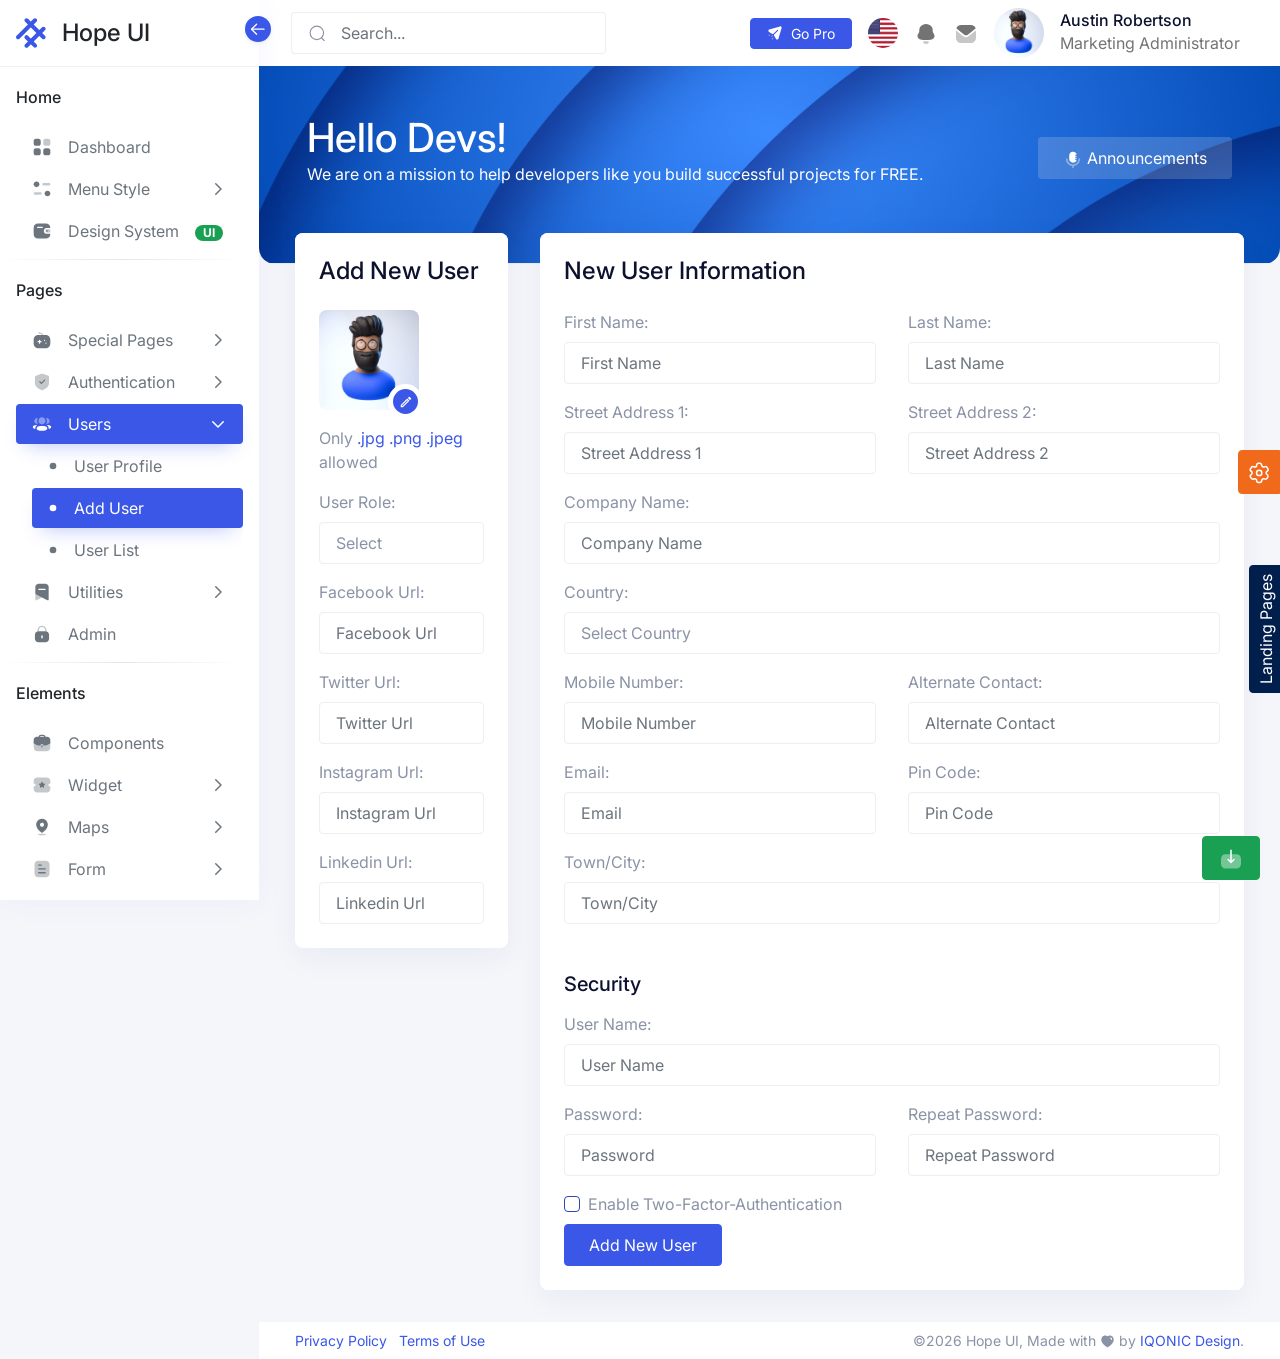
<file: dashboard/app/user-add.html>
<!doctype html>
<html lang="en" dir="ltr">
  <head>
    <meta charset="utf-8">
      <meta name="viewport" content="width=device-width, initial-scale=1, shrink-to-fit=no">
      <title>Hope UI | Responsive Bootstrap 5 Admin Dashboard Template</title>
      
      <!-- Favicon -->
      <link rel="shortcut icon" href="../../assets/images/favicon.ico">
      
      <!-- Library / Plugin Css Build -->
      <link rel="stylesheet" href="../../assets/css/core/libs.min.css">
      
      
      <!-- Hope Ui Design System Css -->
      <link rel="stylesheet" href="../../assets/css/hope-ui.min.css?v=4.0.0">
      
      <!-- Custom Css -->
      <link rel="stylesheet" href="../../assets/css/custom.min.css?v=4.0.0">
      
      <!-- Dark Css -->
      <link rel="stylesheet" href="../../assets/css/dark.min.css">
      
      <!-- Customizer Css -->
      <link rel="stylesheet" href="../../assets/css/customizer.min.css">
      
      <!-- RTL Css -->
      <link rel="stylesheet" href="../../assets/css/rtl.min.css">
      
      
  </head>
  <body class="  ">
    <!-- loader Start -->
    <div id="loading">
      <div class="loader simple-loader">
          <div class="loader-body">
          </div>
      </div>    </div>
    <!-- loader END -->
    
    <aside class="sidebar sidebar-default sidebar-white sidebar-base navs-rounded-all ">
        <div class="sidebar-header d-flex align-items-center justify-content-start">
            <a href="../../dashboard/index.html" class="navbar-brand">
                
                <!--Logo start-->
                <div class="logo-main">
                    <div class="logo-normal">
                        <svg class=" icon-30" viewBox="0 0 30 30" fill="none" xmlns="http://www.w3.org/2000/svg">
                            <rect x="-0.757324" y="19.2427" width="28" height="4" rx="2" transform="rotate(-45 -0.757324 19.2427)" fill="currentColor"/>
                            <rect x="7.72803" y="27.728" width="28" height="4" rx="2" transform="rotate(-45 7.72803 27.728)" fill="currentColor"/>
                            <rect x="10.5366" y="16.3945" width="16" height="4" rx="2" transform="rotate(45 10.5366 16.3945)" fill="currentColor"/>
                            <rect x="10.5562" y="-0.556152" width="28" height="4" rx="2" transform="rotate(45 10.5562 -0.556152)" fill="currentColor"/>
                        </svg>
                    </div>
                    <div class="logo-mini">
                        <svg class=" icon-30" viewBox="0 0 30 30" fill="none" xmlns="http://www.w3.org/2000/svg">
                            <rect x="-0.757324" y="19.2427" width="28" height="4" rx="2" transform="rotate(-45 -0.757324 19.2427)" fill="currentColor"/>
                            <rect x="7.72803" y="27.728" width="28" height="4" rx="2" transform="rotate(-45 7.72803 27.728)" fill="currentColor"/>
                            <rect x="10.5366" y="16.3945" width="16" height="4" rx="2" transform="rotate(45 10.5366 16.3945)" fill="currentColor"/>
                            <rect x="10.5562" y="-0.556152" width="28" height="4" rx="2" transform="rotate(45 10.5562 -0.556152)" fill="currentColor"/>
                        </svg>
                    </div>
                </div>
                <!--logo End-->
                
                
                
                
                <h4 class="logo-title">Hope UI</h4>
            </a>
            <div class="sidebar-toggle" data-toggle="sidebar" data-active="true">
                <i class="icon">
                    <svg width="20" height="20" viewBox="0 0 24 24" fill="none" xmlns="http://www.w3.org/2000/svg">
                        <path d="M4.25 12.2744L19.25 12.2744" stroke="currentColor" stroke-width="1.5" stroke-linecap="round" stroke-linejoin="round"></path>
                        <path d="M10.2998 18.2988L4.2498 12.2748L10.2998 6.24976" stroke="currentColor" stroke-width="1.5" stroke-linecap="round" stroke-linejoin="round"></path>
                    </svg>
                </i>
            </div>
        </div>
        <div class="sidebar-body pt-0 data-scrollbar">
            <div class="sidebar-list">
                <!-- Sidebar Menu Start -->
                <ul class="navbar-nav iq-main-menu" id="sidebar-menu">
                    <li class="nav-item static-item">
                        <a class="nav-link static-item disabled" href="#" tabindex="-1">
                            <span class="default-icon">Home</span>
                            <span class="mini-icon">-</span>
                        </a>
                    </li>
                    <li class="nav-item">
                        <a class="nav-link " aria-current="page" href="../../dashboard/index.html">
                            <i class="icon">
                                <svg width="20" viewBox="0 0 24 24" fill="none" xmlns="http://www.w3.org/2000/svg" class="icon-20">
                                    <path opacity="0.4" d="M16.0756 2H19.4616C20.8639 2 22.0001 3.14585 22.0001 4.55996V7.97452C22.0001 9.38864 20.8639 10.5345 19.4616 10.5345H16.0756C14.6734 10.5345 13.5371 9.38864 13.5371 7.97452V4.55996C13.5371 3.14585 14.6734 2 16.0756 2Z" fill="currentColor"></path>
                                    <path fill-rule="evenodd" clip-rule="evenodd" d="M4.53852 2H7.92449C9.32676 2 10.463 3.14585 10.463 4.55996V7.97452C10.463 9.38864 9.32676 10.5345 7.92449 10.5345H4.53852C3.13626 10.5345 2 9.38864 2 7.97452V4.55996C2 3.14585 3.13626 2 4.53852 2ZM4.53852 13.4655H7.92449C9.32676 13.4655 10.463 14.6114 10.463 16.0255V19.44C10.463 20.8532 9.32676 22 7.92449 22H4.53852C3.13626 22 2 20.8532 2 19.44V16.0255C2 14.6114 3.13626 13.4655 4.53852 13.4655ZM19.4615 13.4655H16.0755C14.6732 13.4655 13.537 14.6114 13.537 16.0255V19.44C13.537 20.8532 14.6732 22 16.0755 22H19.4615C20.8637 22 22 20.8532 22 19.44V16.0255C22 14.6114 20.8637 13.4655 19.4615 13.4655Z" fill="currentColor"></path>
                                </svg>
                            </i>
                            <span class="item-name">Dashboard</span>
                        </a>
                    </li>
                    <li class="nav-item">
                        <a class="nav-link" data-bs-toggle="collapse" href="#horizontal-menu" role="button" aria-expanded="false" aria-controls="horizontal-menu">
                            <i class="icon">
                                
                                <svg width="20" viewBox="0 0 24 24" fill="none" xmlns="http://www.w3.org/2000/svg" class="icon-20">
                                    <path opacity="0.4" d="M10.0833 15.958H3.50777C2.67555 15.958 2 16.6217 2 17.4393C2 18.2559 2.67555 18.9207 3.50777 18.9207H10.0833C10.9155 18.9207 11.5911 18.2559 11.5911 17.4393C11.5911 16.6217 10.9155 15.958 10.0833 15.958Z" fill="currentColor"></path>
                                    <path opacity="0.4" d="M22.0001 6.37867C22.0001 5.56214 21.3246 4.89844 20.4934 4.89844H13.9179C13.0857 4.89844 12.4102 5.56214 12.4102 6.37867C12.4102 7.1963 13.0857 7.86 13.9179 7.86H20.4934C21.3246 7.86 22.0001 7.1963 22.0001 6.37867Z" fill="currentColor"></path>
                                    <path d="M8.87774 6.37856C8.87774 8.24523 7.33886 9.75821 5.43887 9.75821C3.53999 9.75821 2 8.24523 2 6.37856C2 4.51298 3.53999 3 5.43887 3C7.33886 3 8.87774 4.51298 8.87774 6.37856Z" fill="currentColor"></path>
                                    <path d="M21.9998 17.3992C21.9998 19.2648 20.4609 20.7777 18.5609 20.7777C16.6621 20.7777 15.1221 19.2648 15.1221 17.3992C15.1221 15.5325 16.6621 14.0195 18.5609 14.0195C20.4609 14.0195 21.9998 15.5325 21.9998 17.3992Z" fill="currentColor"></path>
                                </svg>
                            </i>
                            <span class="item-name">Menu Style</span>
                            <i class="right-icon">
                                <svg class="icon-18" xmlns="http://www.w3.org/2000/svg" width="18" fill="none" viewBox="0 0 24 24" stroke="currentColor">
                                    <path stroke-linecap="round" stroke-linejoin="round" stroke-width="2" d="M9 5l7 7-7 7" />
                                </svg>
                            </i>
                        </a>
                        <ul class="sub-nav collapse" id="horizontal-menu" data-bs-parent="#sidebar-menu">
                            <li class="nav-item">
                                <a class="nav-link " href="../../dashboard/index-horizontal.html">
                                  <i class="icon">
                                        <svg class="icon-10" xmlns="http://www.w3.org/2000/svg" width="10" viewBox="0 0 24 24" fill="currentColor">
                                            <g>
                                            <circle cx="12" cy="12" r="8" fill="currentColor"></circle>
                                            </g>
                                        </svg>
                                    </i>
                                  <i class="sidenav-mini-icon"> H </i>
                                  <span class="item-name"> Horizontal </span>
                                </a>
                            </li>
                            <li class="nav-item">
                                <a class="nav-link " href="../../dashboard/index-dual-horizontal.html">
                                    <i class="icon">
                                        <svg class="icon-10" xmlns="http://www.w3.org/2000/svg" width="10" viewBox="0 0 24 24" fill="currentColor">
                                            <g>
                                            <circle cx="12" cy="12" r="8" fill="currentColor"></circle>
                                            </g>
                                        </svg>
                                    </i>
                                    <i class="sidenav-mini-icon"> D </i>
                                    <span class="item-name">Dual Horizontal</span>
                                </a>
                            </li>
                            <li class="nav-item">
                                <a class="nav-link " href="../../dashboard/index-dual-compact.html">
                                    <i class="icon svg-icon">
                                        <svg class="icon-10" xmlns="http://www.w3.org/2000/svg" width="10" viewBox="0 0 24 24" fill="currentColor">
                                            <g>
                                            <circle cx="12" cy="12" r="8" fill="currentColor"></circle>
                                            </g>
                                        </svg>
                                    </i>
                                    <i class="sidenav-mini-icon"> D </i>                   
                                    <span class="item-name">Dual Compact</span>
                                </a>
                            </li>
                            <li class="nav-item">
                                <a class="nav-link " href="../../dashboard/index-boxed.html">
                                    <i class="icon">
                                        <svg class="icon-10" xmlns="http://www.w3.org/2000/svg" width="10" viewBox="0 0 24 24" fill="currentColor">
                                            <g>
                                            <circle cx="12" cy="12" r="8" fill="currentColor"></circle>
                                            </g>
                                        </svg>
                                    </i>
                                    <i class="sidenav-mini-icon"> B </i>
                                    <span class="item-name">Boxed Horizontal</span>
                                </a>
                            </li>
                            <li class="nav-item">
                                <a class="nav-link " href="../../dashboard/index-boxed-fancy.html">
                                    <i class="icon">
                                        <svg class="icon-10" xmlns="http://www.w3.org/2000/svg" width="10" viewBox="0 0 24 24" fill="currentColor">
                                            <g>
                                            <circle cx="12" cy="12" r="8" fill="currentColor"></circle>
                                            </g>
                                        </svg>
                                    </i>
                                    <i class="sidenav-mini-icon"> B </i>
                                    <span class="item-name">Boxed Fancy</span>
                                </a>
                            </li>
                        </ul>
                    </li>
                     <li class="nav-item">
                        <a class="nav-link" aria-current="page" href="https://templates.iqonic.design/hope-ui/html/dist/" target="_blank">
                            <i class="icon">
                                 <svg class="icon-20" width="20" viewBox="0 0 24 24" fill="none" xmlns="http://www.w3.org/2000/svg">
                                    <path fill-rule="evenodd" clip-rule="evenodd" d="M21.9964 8.37513H17.7618C15.7911 8.37859 14.1947 9.93514 14.1911 11.8566C14.1884 13.7823 15.7867 15.3458 17.7618 15.3484H22V15.6543C22 19.0136 19.9636 21 16.5173 21H7.48356C4.03644 21 2 19.0136 2 15.6543V8.33786C2 4.97862 4.03644 3 7.48356 3H16.5138C19.96 3 21.9964 4.97862 21.9964 8.33786V8.37513ZM6.73956 8.36733H12.3796H12.3831H12.3902C12.8124 8.36559 13.1538 8.03019 13.152 7.61765C13.1502 7.20598 12.8053 6.87318 12.3831 6.87491H6.73956C6.32 6.87664 5.97956 7.20858 5.97778 7.61852C5.976 8.03019 6.31733 8.36559 6.73956 8.36733Z" fill="currentColor"></path>
                                    <path opacity="0.4" d="M16.0374 12.2966C16.2465 13.2478 17.0805 13.917 18.0326 13.8996H21.2825C21.6787 13.8996 22 13.5715 22 13.166V10.6344C21.9991 10.2297 21.6787 9.90077 21.2825 9.8999H17.9561C16.8731 9.90338 15.9983 10.8024 16 11.9102C16 12.0398 16.0128 12.1695 16.0374 12.2966Z" fill="currentColor"></path>
                                    <circle cx="18" cy="11.8999" r="1" fill="currentColor"></circle>
                                </svg>
                                                         
                            </i>
                            <span class="item-name">Design System<span class="badge rounded-pill bg-success item-name">UI</span></span>
                        </a>
                    </li>
                    <li><hr class="hr-horizontal"></li>
                    <li class="nav-item static-item">
                        <a class="nav-link static-item disabled" href="#" tabindex="-1">
                            <span class="default-icon">Pages</span>
                            <span class="mini-icon">-</span>
                        </a>
                    </li>
                    <li class="nav-item">
                        <a class="nav-link" data-bs-toggle="collapse" href="#sidebar-special" role="button" aria-expanded="false" aria-controls="sidebar-special">
                            <i class="icon">
                                <svg class="icon-20"  width="20" viewBox="0 0 24 24" fill="none" xmlns="http://www.w3.org/2000/svg">
                                    <path opacity="0.4" d="M13.3051 5.88243V6.06547C12.8144 6.05584 12.3237 6.05584 11.8331 6.05584V5.89206C11.8331 5.22733 11.2737 4.68784 10.6064 4.68784H9.63482C8.52589 4.68784 7.62305 3.80152 7.62305 2.72254C7.62305 2.32755 7.95671 2 8.35906 2C8.77123 2 9.09508 2.32755 9.09508 2.72254C9.09508 3.01155 9.34042 3.24276 9.63482 3.24276H10.6064C12.0882 3.2524 13.2953 4.43736 13.3051 5.88243Z" fill="currentColor"></path>
                                    <path fill-rule="evenodd" clip-rule="evenodd" d="M15.164 6.08279C15.4791 6.08712 15.7949 6.09145 16.1119 6.09469C19.5172 6.09469 22 8.52241 22 11.875V16.1813C22 19.5339 19.5172 21.9616 16.1119 21.9616C14.7478 21.9905 13.3837 22.0001 12.0098 22.0001C10.6359 22.0001 9.25221 21.9905 7.88813 21.9616C4.48283 21.9616 2 19.5339 2 16.1813V11.875C2 8.52241 4.48283 6.09469 7.89794 6.09469C9.18351 6.07542 10.4985 6.05615 11.8332 6.05615C12.3238 6.05615 12.8145 6.05615 13.3052 6.06579C13.9238 6.06579 14.5425 6.07427 15.164 6.08279ZM10.8518 14.7459H9.82139V15.767C9.82139 16.162 9.48773 16.4896 9.08538 16.4896C8.67321 16.4896 8.34936 16.162 8.34936 15.767V14.7459H7.30913C6.90677 14.7459 6.57311 14.4279 6.57311 14.0233C6.57311 13.6283 6.90677 13.3008 7.30913 13.3008H8.34936V12.2892C8.34936 11.8942 8.67321 11.5667 9.08538 11.5667C9.48773 11.5667 9.82139 11.8942 9.82139 12.2892V13.3008H10.8518C11.2542 13.3008 11.5878 13.6283 11.5878 14.0233C11.5878 14.4279 11.2542 14.7459 10.8518 14.7459ZM15.0226 13.1177H15.1207C15.5231 13.1177 15.8567 12.7998 15.8567 12.3952C15.8567 12.0002 15.5231 11.6727 15.1207 11.6727H15.0226C14.6104 11.6727 14.2866 12.0002 14.2866 12.3952C14.2866 12.7998 14.6104 13.1177 15.0226 13.1177ZM16.7007 16.4318H16.7988C17.2012 16.4318 17.5348 16.1139 17.5348 15.7092C17.5348 15.3143 17.2012 14.9867 16.7988 14.9867H16.7007C16.2885 14.9867 15.9647 15.3143 15.9647 15.7092C15.9647 16.1139 16.2885 16.4318 16.7007 16.4318Z" fill="currentColor"></path>
                                </svg>
                            </i>
                            <span class="item-name">Special Pages</span>
                            <i class="right-icon">
                                <svg class="icon-18" xmlns="http://www.w3.org/2000/svg" width="18" fill="none" viewBox="0 0 24 24" stroke="currentColor">
                                    <path stroke-linecap="round" stroke-linejoin="round" stroke-width="2" d="M9 5l7 7-7 7" />
                                </svg>
                            </i>
                        </a>
                        <ul class="sub-nav collapse" id="sidebar-special" data-bs-parent="#sidebar-menu">
                            <li class="nav-item">
                                <a class="nav-link " href="../../dashboard/special-pages/billing.html">
                                  <i class="icon">
                                        <svg class="icon-10" xmlns="http://www.w3.org/2000/svg" width="10" viewBox="0 0 24 24" fill="currentColor">
                                            <g>
                                            <circle cx="12" cy="12" r="8" fill="currentColor"></circle>
                                            </g>
                                        </svg>
                                    </i>
                                  <i class="sidenav-mini-icon"> B </i>
                                  <span class="item-name">Billing</span>
                                </a>
                            </li>
                            <li class="nav-item">
                                <a class="nav-link " href="../../dashboard/special-pages/calender.html">
                                    <i class="icon">
                                        <svg class="icon-10" xmlns="http://www.w3.org/2000/svg" width="10" viewBox="0 0 24 24" fill="currentColor">
                                            <g>
                                            <circle cx="12" cy="12" r="8" fill="currentColor"></circle>
                                            </g>
                                        </svg>
                                    </i>
                                    <i class="sidenav-mini-icon"> C </i>
                                    <span class="item-name">Calender</span>
                                </a>
                            </li>
                            <li class="nav-item">
                                <a class="nav-link " href="../../dashboard/special-pages/kanban.html">
                                   <i class="icon">
                                        <svg class="icon-10" xmlns="http://www.w3.org/2000/svg" width="10" viewBox="0 0 24 24" fill="currentColor">
                                            <g>
                                            <circle cx="12" cy="12" r="8" fill="currentColor"></circle>
                                            </g>
                                        </svg>
                                    </i>
                                   <i class="sidenav-mini-icon"> K </i>
                                   <span class="item-name">kanban</span>
                                </a>
                            </li>
                            <li class="nav-item">
                                <a class="nav-link " href="../../dashboard/special-pages/pricing.html">
                                    <i class="icon">
                                        <svg class="icon-10" xmlns="http://www.w3.org/2000/svg" width="10" viewBox="0 0 24 24" fill="currentColor">
                                            <g>
                                            <circle cx="12" cy="12" r="8" fill="currentColor"></circle>
                                            </g>
                                        </svg>
                                    </i>
                                    <i class="sidenav-mini-icon"> P </i>
                                    <span class="item-name">Pricing</span>
                                </a>
                            </li>
                            <li class="nav-item">
                                <a class="nav-link " href="../../dashboard/special-pages/rtl-support.html">
                                    <i class="icon">
                                        <svg class="icon-10" xmlns="http://www.w3.org/2000/svg" width="10" viewBox="0 0 24 24" fill="currentColor">
                                            <g>
                                            <circle cx="12" cy="12" r="8" fill="currentColor"></circle>
                                            </g>
                                        </svg>
                                    </i>
                                    <i class="sidenav-mini-icon"> R </i>
                                    <span class="item-name">RTL Support</span>
                                </a>
                            </li>
                            <li class="nav-item">
                                <a class="nav-link " href="../../dashboard/special-pages/timeline.html">
                                    <i class="icon">
                                        <svg class="icon-10" xmlns="http://www.w3.org/2000/svg" width="10" viewBox="0 0 24 24" fill="currentColor">
                                            <g>
                                            <circle cx="12" cy="12" r="8" fill="currentColor"></circle>
                                            </g>
                                        </svg>
                                    </i>
                                    <i class="sidenav-mini-icon"> T </i>
                                    <span class="item-name">Timeline</span>
                                </a>
                            </li>
                        </ul>
                    </li>
                    <li class="nav-item">
                        <a class="nav-link" data-bs-toggle="collapse" href="#sidebar-auth" role="button" aria-expanded="false" aria-controls="sidebar-user">
                            <i class="icon">
                                <svg class="icon-20" width="20" viewBox="0 0 24 24" fill="none" xmlns="http://www.w3.org/2000/svg">
                                    <path opacity="0.4" d="M12.0865 22C11.9627 22 11.8388 21.9716 11.7271 21.9137L8.12599 20.0496C7.10415 19.5201 6.30481 18.9259 5.68063 18.2336C4.31449 16.7195 3.5544 14.776 3.54232 12.7599L3.50004 6.12426C3.495 5.35842 3.98931 4.67103 4.72826 4.41215L11.3405 2.10679C11.7331 1.96656 12.1711 1.9646 12.5707 2.09992L19.2081 4.32684C19.9511 4.57493 20.4535 5.25742 20.4575 6.02228L20.4998 12.6628C20.5129 14.676 19.779 16.6274 18.434 18.1581C17.8168 18.8602 17.0245 19.4632 16.0128 20.0025L12.4439 21.9088C12.3331 21.9686 12.2103 21.999 12.0865 22Z" fill="currentColor"></path>
                                    <path d="M11.3194 14.3209C11.1261 14.3219 10.9328 14.2523 10.7838 14.1091L8.86695 12.2656C8.57097 11.9793 8.56795 11.5145 8.86091 11.2262C9.15387 10.9369 9.63207 10.934 9.92906 11.2193L11.3083 12.5451L14.6758 9.22479C14.9698 8.93552 15.448 8.93258 15.744 9.21793C16.041 9.50426 16.044 9.97004 15.751 10.2574L11.8519 14.1022C11.7049 14.2474 11.5127 14.3199 11.3194 14.3209Z" fill="currentColor"></path>
                                </svg>
                            </i>
                            <span class="item-name">Authentication</span>
                            <i class="right-icon">
                                <svg class="icon-18" xmlns="http://www.w3.org/2000/svg" width="18" fill="none" viewBox="0 0 24 24" stroke="currentColor">
                                    <path stroke-linecap="round" stroke-linejoin="round" stroke-width="2" d="M9 5l7 7-7 7" />
                                </svg>
                            </i>
                        </a>
                        <ul class="sub-nav collapse" id="sidebar-auth" data-bs-parent="#sidebar-menu">
                            <li class="nav-item">
                                <a class="nav-link" href="../../dashboard/auth/sign-in.html">
                                    <i class="icon">
                                        <svg class="icon-10" xmlns="http://www.w3.org/2000/svg" width="10" viewBox="0 0 24 24" fill="currentColor">
                                            <g>
                                            <circle cx="12" cy="12" r="8" fill="currentColor"></circle>
                                            </g>
                                        </svg>
                                    </i>
                                    <i class="sidenav-mini-icon"> L </i>
                                    <span class="item-name">Login</span>
                                </a>
                            </li>
                            <li class="nav-item">
                                <a class="nav-link" href="../../dashboard/auth/sign-up.html">
                                    <i class="icon">
                                        <svg class="icon-10" xmlns="http://www.w3.org/2000/svg" width="10" viewBox="0 0 24 24" fill="currentColor">
                                            <g>
                                            <circle cx="12" cy="12" r="8" fill="currentColor"></circle>
                                            </g>
                                        </svg>
                                    </i>
                                    <i class="sidenav-mini-icon"> R </i>
                                    <span class="item-name">Register</span>
                                </a>
                            </li>
                            <li class="nav-item">
                                <a class="nav-link" href="../../dashboard/auth/confirm-mail.html">
                                    <i class="icon">
                                        <svg class="icon-10" xmlns="http://www.w3.org/2000/svg" width="10" viewBox="0 0 24 24" fill="currentColor">
                                            <g>
                                            <circle cx="12" cy="12" r="8" fill="currentColor"></circle>
                                            </g>
                                        </svg>
                                    </i>
                                    <i class="sidenav-mini-icon"> C </i>
                                    <span class="item-name">Confirm Mail</span>
                                </a>
                            </li>
                            <li class="nav-item">
                                <a class="nav-link" href="../../dashboard/auth/lock-screen.html">
                                    <i class="icon">
                                        <svg class="icon-10" xmlns="http://www.w3.org/2000/svg" width="10" viewBox="0 0 24 24" fill="currentColor">
                                            <g>
                                            <circle cx="12" cy="12" r="8" fill="currentColor"></circle>
                                            </g>
                                        </svg>
                                    </i>
                                    <i class="sidenav-mini-icon"> L </i>
                                    <span class="item-name">Lock Screen</span>
                                </a>
                            </li>
                            <li class="nav-item">
                                <a class="nav-link" href="../../dashboard/auth/recoverpw.html">
                                   <i class="icon">
                                        <svg class="icon-10" xmlns="http://www.w3.org/2000/svg" width="10" viewBox="0 0 24 24" fill="currentColor">
                                            <g>
                                            <circle cx="12" cy="12" r="8" fill="currentColor"></circle>
                                            </g>
                                        </svg>
                                    </i>
                                    <i class="sidenav-mini-icon"> R </i>
                                    <span class="item-name">Recover password</span>
                                </a>
                            </li>
                        </ul>
                    </li>
                    <li class="nav-item">
                        <a class="nav-link" data-bs-toggle="collapse" href="#sidebar-user" role="button" aria-expanded="false" aria-controls="sidebar-user">
                            <i class="icon">
                                <svg class="icon-20" width="20" viewBox="0 0 24 24" fill="none" xmlns="http://www.w3.org/2000/svg">
                                    <path d="M11.9488 14.54C8.49884 14.54 5.58789 15.1038 5.58789 17.2795C5.58789 19.4562 8.51765 20.0001 11.9488 20.0001C15.3988 20.0001 18.3098 19.4364 18.3098 17.2606C18.3098 15.084 15.38 14.54 11.9488 14.54Z" fill="currentColor"></path>
                                    <path opacity="0.4" d="M11.949 12.467C14.2851 12.467 16.1583 10.5831 16.1583 8.23351C16.1583 5.88306 14.2851 4 11.949 4C9.61293 4 7.73975 5.88306 7.73975 8.23351C7.73975 10.5831 9.61293 12.467 11.949 12.467Z" fill="currentColor"></path>
                                    <path opacity="0.4" d="M21.0881 9.21923C21.6925 6.84176 19.9205 4.70654 17.664 4.70654C17.4187 4.70654 17.1841 4.73356 16.9549 4.77949C16.9244 4.78669 16.8904 4.802 16.8725 4.82902C16.8519 4.86324 16.8671 4.90917 16.8895 4.93889C17.5673 5.89528 17.9568 7.0597 17.9568 8.30967C17.9568 9.50741 17.5996 10.6241 16.9728 11.5508C16.9083 11.6462 16.9656 11.775 17.0793 11.7948C17.2369 11.8227 17.3981 11.8371 17.5629 11.8416C19.2059 11.8849 20.6807 10.8213 21.0881 9.21923Z" fill="currentColor"></path>
                                    <path d="M22.8094 14.817C22.5086 14.1722 21.7824 13.73 20.6783 13.513C20.1572 13.3851 18.747 13.205 17.4352 13.2293C17.4155 13.232 17.4048 13.2455 17.403 13.2545C17.4003 13.2671 17.4057 13.2887 17.4316 13.3022C18.0378 13.6039 20.3811 14.916 20.0865 17.6834C20.074 17.8032 20.1698 17.9068 20.2888 17.8888C20.8655 17.8059 22.3492 17.4853 22.8094 16.4866C23.0637 15.9589 23.0637 15.3456 22.8094 14.817Z" fill="currentColor"></path>
                                    <path opacity="0.4" d="M7.04459 4.77973C6.81626 4.7329 6.58077 4.70679 6.33543 4.70679C4.07901 4.70679 2.30701 6.84201 2.9123 9.21947C3.31882 10.8216 4.79355 11.8851 6.43661 11.8419C6.60136 11.8374 6.76343 11.8221 6.92013 11.7951C7.03384 11.7753 7.09115 11.6465 7.02668 11.551C6.3999 10.6234 6.04263 9.50765 6.04263 8.30991C6.04263 7.05904 6.43303 5.89462 7.11085 4.93913C7.13234 4.90941 7.14845 4.86348 7.12696 4.82926C7.10906 4.80135 7.07593 4.78694 7.04459 4.77973Z" fill="currentColor"></path>
                                    <path d="M3.32156 13.5127C2.21752 13.7297 1.49225 14.1719 1.19139 14.8167C0.936203 15.3453 0.936203 15.9586 1.19139 16.4872C1.65163 17.4851 3.13531 17.8066 3.71195 17.8885C3.83104 17.9065 3.92595 17.8038 3.91342 17.6832C3.61883 14.9167 5.9621 13.6046 6.56918 13.3029C6.59425 13.2885 6.59962 13.2677 6.59694 13.2542C6.59515 13.2452 6.5853 13.2317 6.5656 13.2299C5.25294 13.2047 3.84358 13.3848 3.32156 13.5127Z" fill="currentColor"></path>
                                </svg>
                            </i>
                            <span class="item-name">Users</span>
                            <i class="right-icon">
                                <svg class="icon-18" xmlns="http://www.w3.org/2000/svg" width="18" fill="none" viewBox="0 0 24 24" stroke="currentColor">
                                    <path stroke-linecap="round" stroke-linejoin="round" stroke-width="2" d="M9 5l7 7-7 7" />
                                </svg>
                            </i>
                        </a>
                        <ul class="sub-nav collapse" id="sidebar-user" data-bs-parent="#sidebar-menu">
                            <li class="nav-item">
                                <a class="nav-link " href="../../dashboard/app/user-profile.html">
                                    <i class="icon">
                                        <svg class="icon-10" xmlns="http://www.w3.org/2000/svg" width="10" viewBox="0 0 24 24" fill="currentColor">
                                            <g>
                                            <circle cx="12" cy="12" r="8" fill="currentColor"></circle>
                                            </g>
                                        </svg>
                                    </i>
                                    <i class="sidenav-mini-icon"> U </i>
                                    <span class="item-name">User Profile</span>
                                </a>
                            </li>
                            <li class="nav-item">
                                <a class="nav-link active" href="../../dashboard/app/user-add.html">
                                    <i class="icon">
                                        <svg class="icon-10" xmlns="http://www.w3.org/2000/svg" width="10" viewBox="0 0 24 24" fill="currentColor">
                                            <g>
                                            <circle cx="12" cy="12" r="8" fill="currentColor"></circle>
                                            </g>
                                        </svg>
                                    </i>
                                    <i class="sidenav-mini-icon"> A </i>
                                    <span class="item-name">Add User</span>
                                </a>
                            </li>
                            <li class="nav-item">
                                <a class="nav-link " href="../../dashboard/app/user-list.html">
                                    <i class="icon">
                                        <svg class="icon-10" xmlns="http://www.w3.org/2000/svg" width="10" viewBox="0 0 24 24" fill="currentColor">
                                            <g>
                                            <circle cx="12" cy="12" r="8" fill="currentColor"></circle>
                                            </g>
                                        </svg>
                                    </i>
                                    <i class="sidenav-mini-icon"> U </i>
                                    <span class="item-name">User List</span>
                                </a>
                            </li>
                        </ul>
                    </li>
                    <li class="nav-item">
                        <a class="nav-link" data-bs-toggle="collapse" href="#utilities-error" role="button" aria-expanded="false" aria-controls="utilities-error">
                            <i class="icon">
                                <svg class="icon-20" width="20" viewBox="0 0 24 24" fill="none" xmlns="http://www.w3.org/2000/svg">
                                    <path opacity="0.4" d="M11.9912 18.6215L5.49945 21.864C5.00921 22.1302 4.39768 21.9525 4.12348 21.4643C4.0434 21.3108 4.00106 21.1402 4 20.9668V13.7087C4 14.4283 4.40573 14.8725 5.47299 15.37L11.9912 18.6215Z" fill="currentColor"></path>
                                    <path fill-rule="evenodd" clip-rule="evenodd" d="M8.89526 2H15.0695C17.7773 2 19.9735 3.06605 20 5.79337V20.9668C19.9989 21.1374 19.9565 21.3051 19.8765 21.4554C19.7479 21.7007 19.5259 21.8827 19.2615 21.9598C18.997 22.0368 18.7128 22.0023 18.4741 21.8641L11.9912 18.6215L5.47299 15.3701C4.40573 14.8726 4 14.4284 4 13.7088V5.79337C4 3.06605 6.19625 2 8.89526 2ZM8.22492 9.62227H15.7486C16.1822 9.62227 16.5336 9.26828 16.5336 8.83162C16.5336 8.39495 16.1822 8.04096 15.7486 8.04096H8.22492C7.79137 8.04096 7.43991 8.39495 7.43991 8.83162C7.43991 9.26828 7.79137 9.62227 8.22492 9.62227Z" fill="currentColor"></path>
                                </svg>
                            </i>
                            <span class="item-name">Utilities</span>
                            <i class="right-icon">
                                <svg class="icon-18" xmlns="http://www.w3.org/2000/svg" width="18" fill="none" viewBox="0 0 24 24" stroke="currentColor">
                                    <path stroke-linecap="round" stroke-linejoin="round" stroke-width="2" d="M9 5l7 7-7 7" />
                                </svg>
                            </i>
                        </a>
                        <ul class="sub-nav collapse" id="utilities-error" data-bs-parent="#sidebar-menu">
                            <li class="nav-item">
                                <a class="nav-link " href="../../dashboard/errors/error404.html">
                                    <i class="icon">
                                        <svg class="icon-10" xmlns="http://www.w3.org/2000/svg" width="10" viewBox="0 0 24 24" fill="currentColor">
                                            <g>
                                            <circle cx="12" cy="12" r="8" fill="currentColor"></circle>
                                            </g>
                                        </svg>
                                    </i>
                                    <span class="item-name">Error 404</span>
                                </a>
                            </li>
                            <li class="nav-item">
                                <a class="nav-link " href="../../dashboard/errors/error500.html">
                                    <i class="icon">
                                        <svg class="icon-10" xmlns="http://www.w3.org/2000/svg" width="10" viewBox="0 0 24 24" fill="currentColor">
                                            <g>
                                            <circle cx="12" cy="12" r="8" fill="currentColor"></circle>
                                            </g>
                                        </svg>
                                    </i>
                                    <span class="item-name">Error 500</span>
                                </a>
                            </li>
                            <li class="nav-item">
                                <a class="nav-link " href="../../dashboard/errors/maintenance.html">
                                    <i class="icon">
                                        <svg  class="icon-10" xmlns="http://www.w3.org/2000/svg" width="10" viewBox="0 0 24 24" fill="currentColor">
                                            <g>
                                            <circle cx="12" cy="12" r="8" fill="currentColor"></circle>
                                            </g>
                                        </svg>
                                    </i>
                                    <span class="item-name">Maintenance</span>
                                </a>
                            </li>
                        </ul>
                    </li>
                    <li class="nav-item">
                        <a class="nav-link "  href="../../dashboard/admin.html">
                            <i class="icon">
                            <svg class="icon-20" width="20" viewBox="0 0 24 24" fill="none" xmlns="http://www.w3.org/2000/svg">
                            <path fill-rule="evenodd" clip-rule="evenodd" d="M7.7688 8.71387H16.2312C18.5886 8.71387 20.5 10.5831 20.5 12.8885V17.8254C20.5 20.1308 18.5886 22 16.2312 22H7.7688C5.41136 22 3.5 20.1308 3.5 17.8254V12.8885C3.5 10.5831 5.41136 8.71387 7.7688 8.71387ZM11.9949 17.3295C12.4928 17.3295 12.8891 16.9419 12.8891 16.455V14.2489C12.8891 13.772 12.4928 13.3844 11.9949 13.3844C11.5072 13.3844 11.1109 13.772 11.1109 14.2489V16.455C11.1109 16.9419 11.5072 17.3295 11.9949 17.3295Z" fill="currentColor"></path>
                            <path opacity="0.4" d="M17.523 7.39595V8.86667C17.1673 8.7673 16.7913 8.71761 16.4052 8.71761H15.7447V7.39595C15.7447 5.37868 14.0681 3.73903 12.0053 3.73903C9.94257 3.73903 8.26594 5.36874 8.25578 7.37608V8.71761H7.60545C7.20916 8.71761 6.83319 8.7673 6.47754 8.87661V7.39595C6.4877 4.41476 8.95692 2 11.985 2C15.0537 2 17.523 4.41476 17.523 7.39595Z" fill="currentColor"></path>
                            </svg>
                            </i>
                            <span class="item-name">Admin</span>
                        </a>
                    </li>
                    <li><hr class="hr-horizontal"></li>
                    <li class="nav-item static-item">
                        <a class="nav-link static-item disabled" href="#" tabindex="-1">
                            <span class="default-icon">Elements</span>
                            <span class="mini-icon">-</span>
                        </a>
                    </li>
                    <li class="nav-item">
                        <a class="nav-link" href="https://templates.iqonic.design/hope-ui/html/dist/#accordion">
                            <i class="icon">
                                 <svg class="icon-20" width="20" viewBox="0 0 24 24" fill="none" xmlns="http://www.w3.org/2000/svg">                                
                               <path opacity="0.4" d="M2 11.0786C2.05 13.4166 2.19 17.4156 2.21 17.8566C2.281 18.7996 2.642 19.7526 3.204 20.4246C3.986 21.3676 4.949 21.7886 6.292 21.7886C8.148 21.7986 10.194 21.7986 12.181 21.7986C14.176 21.7986 16.112 21.7986 17.747 21.7886C19.071 21.7886 20.064 21.3566 20.836 20.4246C21.398 19.7526 21.759 18.7896 21.81 17.8566C21.83 17.4856 21.93 13.1446 21.99 11.0786H2Z" fill="currentColor"></path>                                <path d="M11.2451 15.3843V16.6783C11.2451 17.0923 11.5811 17.4283 11.9951 17.4283C12.4091 17.4283 12.7451 17.0923 12.7451 16.6783V15.3843C12.7451 14.9703 12.4091 14.6343 11.9951 14.6343C11.5811 14.6343 11.2451 14.9703 11.2451 15.3843Z" fill="currentColor"></path>                                <path fill-rule="evenodd" clip-rule="evenodd" d="M10.211 14.5565C10.111 14.9195 9.762 15.1515 9.384 15.1015C6.833 14.7455 4.395 13.8405 2.337 12.4815C2.126 12.3435 2 12.1075 2 11.8555V8.38949C2 6.28949 3.712 4.58149 5.817 4.58149H7.784C7.972 3.12949 9.202 2.00049 10.704 2.00049H13.286C14.787 2.00049 16.018 3.12949 16.206 4.58149H18.183C20.282 4.58149 21.99 6.28949 21.99 8.38949V11.8555C21.99 12.1075 21.863 12.3425 21.654 12.4815C19.592 13.8465 17.144 14.7555 14.576 15.1105C14.541 15.1155 14.507 15.1175 14.473 15.1175C14.134 15.1175 13.831 14.8885 13.746 14.5525C13.544 13.7565 12.821 13.1995 11.99 13.1995C11.148 13.1995 10.433 13.7445 10.211 14.5565ZM13.286 3.50049H10.704C10.031 3.50049 9.469 3.96049 9.301 4.58149H14.688C14.52 3.96049 13.958 3.50049 13.286 3.50049Z" fill="currentColor">
                               </path></svg> 
                            </i>
                            <span class="item-name">Components</span>
                        </a>
                    </li>
                    <li class="nav-item">
                        <a class="nav-link" data-bs-toggle="collapse" href="#sidebar-widget" role="button" aria-expanded="false" aria-controls="sidebar-widget">
                            <i class="icon">
                                <svg class="icon-20" width="20" viewBox="0 0 24 24" fill="none" xmlns="http://www.w3.org/2000/svg">
                                    <path opacity="0.4" d="M21.25 13.4764C20.429 13.4764 19.761 12.8145 19.761 12.001C19.761 11.1865 20.429 10.5246 21.25 10.5246C21.449 10.5246 21.64 10.4463 21.78 10.3076C21.921 10.1679 22 9.97864 22 9.78146L21.999 7.10415C21.999 4.84102 20.14 3 17.856 3H6.144C3.86 3 2.001 4.84102 2.001 7.10415L2 9.86766C2 10.0648 2.079 10.2541 2.22 10.3938C2.36 10.5325 2.551 10.6108 2.75 10.6108C3.599 10.6108 4.239 11.2083 4.239 12.001C4.239 12.8145 3.571 13.4764 2.75 13.4764C2.336 13.4764 2 13.8093 2 14.2195V16.8949C2 19.158 3.858 21 6.143 21H17.857C20.142 21 22 19.158 22 16.8949V14.2195C22 13.8093 21.664 13.4764 21.25 13.4764Z" fill="currentColor"></path>
                                    <path d="M15.4303 11.5887L14.2513 12.7367L14.5303 14.3597C14.5783 14.6407 14.4653 14.9177 14.2343 15.0837C14.0053 15.2517 13.7063 15.2727 13.4543 15.1387L11.9993 14.3737L10.5413 15.1397C10.4333 15.1967 10.3153 15.2267 10.1983 15.2267C10.0453 15.2267 9.89434 15.1787 9.76434 15.0847C9.53434 14.9177 9.42134 14.6407 9.46934 14.3597L9.74734 12.7367L8.56834 11.5887C8.36434 11.3907 8.29334 11.0997 8.38134 10.8287C8.47034 10.5587 8.70034 10.3667 8.98134 10.3267L10.6073 10.0897L11.3363 8.61268C11.4633 8.35868 11.7173 8.20068 11.9993 8.20068H12.0013C12.2843 8.20168 12.5383 8.35968 12.6633 8.61368L13.3923 10.0897L15.0213 10.3277C15.2993 10.3667 15.5293 10.5587 15.6173 10.8287C15.7063 11.0997 15.6353 11.3907 15.4303 11.5887Z" fill="currentColor"></path>
                                </svg>
                            </i>
                            <span class="item-name">widget</span>
                            <i class="right-icon">
                                <svg class="icon-18" xmlns="http://www.w3.org/2000/svg" width="18" fill="none" viewBox="0 0 24 24" stroke="currentColor">
                                    <path stroke-linecap="round" stroke-linejoin="round" stroke-width="2" d="M9 5l7 7-7 7" />
                                </svg>
                            </i>
                        </a>
                        <ul class="sub-nav collapse" id="sidebar-widget" data-bs-parent="#sidebar-menu">
                            <li class="nav-item">
                                <a class="nav-link " href="../../dashboard/widget/widgetbasic.html">
                                    <i class="icon">
                                        <svg class="icon-10" xmlns="http://www.w3.org/2000/svg" width="10" viewBox="0 0 24 24" fill="currentColor">
                                            <g>
                                            <circle cx="12" cy="12" r="8" fill="currentColor"></circle>
                                            </g>
                                        </svg>
                                    </i>
                                    <i class="sidenav-mini-icon"> W </i>
                                    <span class="item-name">Widget Basic</span>
                                </a>
                            </li>
                            <li class="nav-item">
                                <a class="nav-link " href="../../dashboard/widget/widgetchart.html">
                                    <i class="icon">
                                        <svg class="icon-10" xmlns="http://www.w3.org/2000/svg" width="10" viewBox="0 0 24 24" fill="currentColor">
                                            <g>
                                            <circle cx="12" cy="12" r="8" fill="currentColor"></circle>
                                            </g>
                                        </svg>
                                    </i>
                                    <i class="sidenav-mini-icon"> W </i>
                                    <span class="item-name">Widget Chart</span>
                                </a>
                            </li>
                             <li class="nav-item">
                                <a class="nav-link " href="../../dashboard/widget/widgetcard.html">
                                    <i class="icon">
                                        <svg class="icon-10" xmlns="http://www.w3.org/2000/svg" width="10" viewBox="0 0 24 24" fill="currentColor">
                                            <g>
                                            <circle cx="12" cy="12" r="8" fill="currentColor"></circle>
                                            </g>
                                        </svg>
                                    </i>
                                    <i class="sidenav-mini-icon"> W </i>
                                    <span class="item-name">Widget Card</span>
                                </a>
                            </li>
                        </ul>
                    </li>
                    <li class="nav-item">
                        <a class="nav-link" data-bs-toggle="collapse" href="#sidebar-maps" role="button" aria-expanded="false" aria-controls="sidebar-maps">
                            <i class="icon">
                                <svg class="icon-20" width="20" viewBox="0 0 24 24" fill="none" xmlns="http://www.w3.org/2000/svg">
                                    <path fill-rule="evenodd" clip-rule="evenodd" d="M8.53162 2.93677C10.7165 1.66727 13.402 1.68946 15.5664 2.99489C17.7095 4.32691 19.012 6.70418 18.9998 9.26144C18.95 11.8019 17.5533 14.19 15.8075 16.0361C14.7998 17.1064 13.6726 18.0528 12.4488 18.856C12.3228 18.9289 12.1848 18.9777 12.0415 19C11.9036 18.9941 11.7693 18.9534 11.6508 18.8814C9.78243 17.6746 8.14334 16.134 6.81233 14.334C5.69859 12.8314 5.06584 11.016 5 9.13442C4.99856 6.57225 6.34677 4.20627 8.53162 2.93677ZM9.79416 10.1948C10.1617 11.1008 11.0292 11.6918 11.9916 11.6918C12.6221 11.6964 13.2282 11.4438 13.6748 10.9905C14.1214 10.5371 14.3715 9.92064 14.3692 9.27838C14.3726 8.29804 13.7955 7.41231 12.9073 7.03477C12.0191 6.65723 10.995 6.86235 10.3133 7.55435C9.63159 8.24635 9.42664 9.28872 9.79416 10.1948Z" fill="currentColor"></path>
                                    <ellipse opacity="0.4" cx="12" cy="21" rx="5" ry="1" fill="currentColor"></ellipse>
                                </svg>
                            </i>
                            <span class="item-name">Maps</span>
                            <i class="right-icon">
                                <svg class="icon-18" xmlns="http://www.w3.org/2000/svg" width="18" fill="none" viewBox="0 0 24 24" stroke="currentColor">
                                    <path stroke-linecap="round" stroke-linejoin="round" stroke-width="2" d="M9 5l7 7-7 7" />
                                </svg>
                            </i>
                        </a>
                        <ul class="sub-nav collapse" id="sidebar-maps" data-bs-parent="#sidebar-menu">
                            <li class="nav-item">
                                <a class="nav-link " href="../../dashboard/maps/google.html">
                                    <i class="icon">
                                        <svg class="icon-10" xmlns="http://www.w3.org/2000/svg" width="10" viewBox="0 0 24 24" fill="currentColor">
                                            <g>
                                            <circle cx="12" cy="12" r="8" fill="currentColor"></circle>
                                            </g>
                                        </svg>
                                    </i>
                                    <i class="sidenav-mini-icon"> G </i>
                                    <span class="item-name">Google</span>
                                </a>
                            </li>
                            <li class="nav-item">
                                <a class="nav-link " href="../../dashboard/maps/vector.html">
                                   <i class="icon">
                                        <svg class="icon-10" xmlns="http://www.w3.org/2000/svg" width="10" viewBox="0 0 24 24" fill="currentColor">
                                            <g>
                                            <circle cx="12" cy="12" r="8" fill="currentColor"></circle>
                                            </g>
                                        </svg>
                                    </i>
                                    <i class="sidenav-mini-icon"> V </i>
                                    <span class="item-name">Vector</span>
                                </a>
                            </li>
                        </ul>
                    </li>
                    <li class="nav-item">
                        <a class="nav-link" data-bs-toggle="collapse" href="#sidebar-form" role="button" aria-expanded="false" aria-controls="sidebar-form">
                            <i class="icon">
                                <svg class="icon-20" width="20" viewBox="0 0 24 24" fill="none" xmlns="http://www.w3.org/2000/svg">
                                    <path opacity="0.4" d="M16.191 2H7.81C4.77 2 3 3.78 3 6.83V17.16C3 20.26 4.77 22 7.81 22H16.191C19.28 22 21 20.26 21 17.16V6.83C21 3.78 19.28 2 16.191 2Z" fill="currentColor"></path>
                                    <path fill-rule="evenodd" clip-rule="evenodd" d="M8.07996 6.6499V6.6599C7.64896 6.6599 7.29996 7.0099 7.29996 7.4399C7.29996 7.8699 7.64896 8.2199 8.07996 8.2199H11.069C11.5 8.2199 11.85 7.8699 11.85 7.4289C11.85 6.9999 11.5 6.6499 11.069 6.6499H8.07996ZM15.92 12.7399H8.07996C7.64896 12.7399 7.29996 12.3899 7.29996 11.9599C7.29996 11.5299 7.64896 11.1789 8.07996 11.1789H15.92C16.35 11.1789 16.7 11.5299 16.7 11.9599C16.7 12.3899 16.35 12.7399 15.92 12.7399ZM15.92 17.3099H8.07996C7.77996 17.3499 7.48996 17.1999 7.32996 16.9499C7.16996 16.6899 7.16996 16.3599 7.32996 16.1099C7.48996 15.8499 7.77996 15.7099 8.07996 15.7399H15.92C16.319 15.7799 16.62 16.1199 16.62 16.5299C16.62 16.9289 16.319 17.2699 15.92 17.3099Z" fill="currentColor"></path>
                                </svg>
                            </i>
                            <span class="item-name">Form</span>
                            <i class="right-icon">
                                <svg class="icon-18" xmlns="http://www.w3.org/2000/svg" width="18" fill="none" viewBox="0 0 24 24" stroke="currentColor">
                                    <path stroke-linecap="round" stroke-linejoin="round" stroke-width="2" d="M9 5l7 7-7 7" />
                                </svg>
                            </i>
                        </a>
                        <ul class="sub-nav collapse" id="sidebar-form" data-bs-parent="#sidebar-menu">
                            <li class="nav-item">
                                <a class="nav-link " href="../../dashboard/form/form-element.html">
                                   <i class="icon">
                                        <svg class="icon-10" xmlns="http://www.w3.org/2000/svg" width="10" viewBox="0 0 24 24" fill="currentColor">
                                            <g>
                                            <circle cx="12" cy="12" r="8" fill="currentColor"></circle>
                                            </g>
                                        </svg>
                                    </i>
                                   <i class="sidenav-mini-icon"> E </i>
                                   <span class="item-name">Elements</span>
                                </a>
                            </li>
                            <li class="nav-item">
                                <a class="nav-link " href="../../dashboard/form/form-wizard.html">
                                    <i class="icon">
                                        <svg class="icon-10" xmlns="http://www.w3.org/2000/svg" width="10" viewBox="0 0 24 24" fill="currentColor">
                                            <g>
                                            <circle cx="12" cy="12" r="8" fill="currentColor"></circle>
                                            </g>
                                        </svg>
                                    </i>
                                    <i class="sidenav-mini-icon"> W </i>
                                    <span class="item-name">Wizard</span>
                                </a>
                            </li>
                            <li class="nav-item">
                                <a class="nav-link " href="../../dashboard/form/form-validation.html">
                                    <i class="icon">
                                        <svg class="icon-10" xmlns="http://www.w3.org/2000/svg" width="10" viewBox="0 0 24 24" fill="currentColor">
                                            <g>
                                            <circle cx="12" cy="12" r="8" fill="currentColor"></circle>
                                            </g>
                                        </svg>
                                    </i>
                                    <i class="sidenav-mini-icon"> V </i>
                                    <span class="item-name">Validation</span>
                                </a>
                            </li>
                        </ul>
                    </li>
                    <li class="nav-item">
                        <a class="nav-link" data-bs-toggle="collapse" href="#sidebar-table" role="button" aria-expanded="false" aria-controls="sidebar-table">
                            <i class="icon">
                                <svg class="icon-20" xmlns="http://www.w3.org/2000/svg" width="20"  viewBox="0 0 24 24" fill="none">
                                    <path d="M2 5C2 4.44772 2.44772 4 3 4H8.66667H21C21.5523 4 22 4.44772 22 5V8H15.3333H8.66667H2V5Z" fill="currentColor" stroke="currentColor"/>
                                    <path d="M6 8H2V11M6 8V20M6 8H14M6 20H3C2.44772 20 2 19.5523 2 19V11M6 20H14M14 8H22V11M14 8V20M14 20H21C21.5523 20 22 19.5523 22 19V11M2 11H22M2 14H22M2 17H22M10 8V20M18 8V20" stroke="currentColor"/>
                                </svg>
                            </i>
                            <span class="item-name">Table</span>
                            <i class="right-icon">
                                <svg class="icon-18" xmlns="http://www.w3.org/2000/svg" width="18" fill="none" viewBox="0 0 24 24" stroke="currentColor">
                                    <path stroke-linecap="round" stroke-linejoin="round" stroke-width="2" d="M9 5l7 7-7 7" />
                                </svg>
                            </i>
                        </a>
                        <ul class="sub-nav collapse" id="sidebar-table" data-bs-parent="#sidebar-menu">
                            <li class="nav-item">
                                <a class="nav-link " href="../../dashboard/table/bootstrap-table.html">
                                    <i class="icon">
                                        <svg class="icon-10" xmlns="http://www.w3.org/2000/svg" width="10" viewBox="0 0 24 24" fill="currentColor">
                                            <g>
                                            <circle cx="12" cy="12" r="8" fill="currentColor"></circle>
                                            </g>
                                        </svg>
                                    </i>
                                    <i class="sidenav-mini-icon"> B </i>
                                    <span class="item-name">Bootstrap Table</span>
                                </a>
                            </li>
                            <li class="nav-item">
                                <a class="nav-link " href="../../dashboard/table/table-data.html">
                                   <i class="icon">
                                        <svg class="icon-10" xmlns="http://www.w3.org/2000/svg" width="10" viewBox="0 0 24 24" fill="currentColor">
                                            <g>
                                            <circle cx="12" cy="12" r="8" fill="currentColor"></circle>
                                            </g>
                                        </svg>
                                    </i>
                                   <i class="sidenav-mini-icon"> D </i>
                                   <span class="item-name">Datatable</span>
                                </a>
                            </li>
                        </ul>
                    </li>
                    <li class="nav-item mb-5">
                        <a class="nav-link" data-bs-toggle="collapse" href="#sidebar-icons" role="button" aria-expanded="false" aria-controls="sidebar-icons">
                            <i class="icon">
                                <svg class="icon-20" xmlns="http://www.w3.org/2000/svg" width="20" viewBox="0 0 24 24" fill="currentColor">
                                    <path d="M8 10.5378C8 9.43327 8.89543 8.53784 10 8.53784H11.3333C12.4379 8.53784 13.3333 9.43327 13.3333 10.5378V19.8285C13.3333 20.9331 14.2288 21.8285 15.3333 21.8285H16C16 21.8285 12.7624 23.323 10.6667 22.9361C10.1372 22.8384 9.52234 22.5913 9.01654 22.3553C8.37357 22.0553 8 21.3927 8 20.6832V10.5378Z" fill="currentColor"/>
                                    <rect opacity="0.4" x="8" y="1" width="5" height="5" rx="2.5" fill="currentColor"/>
                                </svg>
                            </i>
                            <span class="item-name">Icons</span>
                            <i class="right-icon">
                                <svg class="icon-18" xmlns="http://www.w3.org/2000/svg" width="18" fill="none" viewBox="0 0 24 24" stroke="currentColor">
                                    <path stroke-linecap="round" stroke-linejoin="round" stroke-width="2" d="M9 5l7 7-7 7" />
                                </svg>
                            </i>
                        </a>
                        <ul class="sub-nav collapse" id="sidebar-icons" data-bs-parent="#sidebar-menu">
                            <li class="nav-item">
                                <a class="nav-link " href="../../dashboard/icons/solid.html">
                                    <i class="icon">
                                        <svg class="icon-10" xmlns="http://www.w3.org/2000/svg" width="10" viewBox="0 0 24 24" fill="currentColor">
                                            <g>
                                            <circle cx="12" cy="12" r="8" fill="currentColor"></circle>
                                            </g>
                                        </svg>
                                    </i>
                                    <i class="sidenav-mini-icon"> S </i>
                                     <span class="item-name">Solid</span>
                                </a>
                            </li>
                            <li class="nav-item">
                                <a class="nav-link " href="../../dashboard/icons/outline.html">
                                    <i class="icon">
                                        <svg class="icon-10" xmlns="http://www.w3.org/2000/svg" width="10" viewBox="0 0 24 24" fill="currentColor">
                                            <g>
                                            <circle cx="12" cy="12" r="8" fill="currentColor"></circle>
                                            </g>
                                        </svg>
                                    </i>
                                    <i class="sidenav-mini-icon"> O </i>
                                     <span class="item-name">Outlined</span></a>
                            </li>
                            <li class="nav-item">
                                <a class="nav-link " href="../../dashboard/icons/dual-tone.html">
                                   <i class="icon">
                                        <svg class="icon-10" xmlns="http://www.w3.org/2000/svg" width="10" viewBox="0 0 24 24" fill="currentColor">
                                            <g>
                                            <circle cx="12" cy="12" r="8" fill="currentColor"></circle>
                                            </g>
                                        </svg>
                                    </i>
                                    <i class="sidenav-mini-icon"> D </i>
                                     <span class="item-name">Dual Tone</span>
                                </a>
                            </li>
                        </ul>
                    </li>
                </ul>
                <!-- Sidebar Menu End -->        </div>
        </div>
        <div class="sidebar-footer"></div>
    </aside>    <main class="main-content">
      <div class="position-relative iq-banner">
        <!--Nav Start-->
        <nav class="nav navbar navbar-expand-lg navbar-light iq-navbar">
          <div class="container-fluid navbar-inner">
            <a href="../../dashboard/index.html" class="navbar-brand">
                
                <!--Logo start-->
                <div class="logo-main">
                    <div class="logo-normal">
                        <svg class="text-primary icon-30" viewBox="0 0 30 30" fill="none" xmlns="http://www.w3.org/2000/svg">
                            <rect x="-0.757324" y="19.2427" width="28" height="4" rx="2" transform="rotate(-45 -0.757324 19.2427)" fill="currentColor"/>
                            <rect x="7.72803" y="27.728" width="28" height="4" rx="2" transform="rotate(-45 7.72803 27.728)" fill="currentColor"/>
                            <rect x="10.5366" y="16.3945" width="16" height="4" rx="2" transform="rotate(45 10.5366 16.3945)" fill="currentColor"/>
                            <rect x="10.5562" y="-0.556152" width="28" height="4" rx="2" transform="rotate(45 10.5562 -0.556152)" fill="currentColor"/>
                        </svg>
                    </div>
                    <div class="logo-mini">
                        <svg class="text-primary icon-30" viewBox="0 0 30 30" fill="none" xmlns="http://www.w3.org/2000/svg">
                            <rect x="-0.757324" y="19.2427" width="28" height="4" rx="2" transform="rotate(-45 -0.757324 19.2427)" fill="currentColor"/>
                            <rect x="7.72803" y="27.728" width="28" height="4" rx="2" transform="rotate(-45 7.72803 27.728)" fill="currentColor"/>
                            <rect x="10.5366" y="16.3945" width="16" height="4" rx="2" transform="rotate(45 10.5366 16.3945)" fill="currentColor"/>
                            <rect x="10.5562" y="-0.556152" width="28" height="4" rx="2" transform="rotate(45 10.5562 -0.556152)" fill="currentColor"/>
                        </svg>
                    </div>
                </div>
                <!--logo End-->
                
                
                
                
                <h4 class="logo-title">Hope UI</h4>
            </a>
            <div class="sidebar-toggle" data-toggle="sidebar" data-active="true">
                <i class="icon">
                 <svg  width="20px" class="icon-20" viewBox="0 0 24 24">
                    <path fill="currentColor" d="M4,11V13H16L10.5,18.5L11.92,19.92L19.84,12L11.92,4.08L10.5,5.5L16,11H4Z" />
                </svg>
                </i>
            </div>
            <div class="input-group search-input">
              <span class="input-group-text" id="search-input">
                <svg class="icon-18" width="18" viewBox="0 0 24 24" fill="none" xmlns="http://www.w3.org/2000/svg">
                    <circle cx="11.7669" cy="11.7666" r="8.98856" stroke="currentColor" stroke-width="1.5" stroke-linecap="round" stroke-linejoin="round"></circle>
                    <path d="M18.0186 18.4851L21.5426 22" stroke="currentColor" stroke-width="1.5" stroke-linecap="round" stroke-linejoin="round"></path>
                </svg>
              </span>
              <input type="search" class="form-control" placeholder="Search...">
            </div>
            <button class="navbar-toggler" type="button" data-bs-toggle="collapse" data-bs-target="#navbarSupportedContent" aria-controls="navbarSupportedContent" aria-expanded="false" aria-label="Toggle navigation">
              <span class="navbar-toggler-icon">
                  <span class="mt-2 navbar-toggler-bar bar1"></span>
                  <span class="navbar-toggler-bar bar2"></span>
                  <span class="navbar-toggler-bar bar3"></span>
                </span>
            </button>
            <div class="collapse navbar-collapse" id="navbarSupportedContent">
              <ul class="mb-2 navbar-nav ms-auto align-items-center navbar-list mb-lg-0">
                <li class="me-0 me-xl-2">
                  <a class="btn btn-primary btn-sm d-flex gap-2 align-items-center" aria-current="page" href="http://hopeui.iqonic.design/pro?utm_source=hopeui-free-demo&utm_medium=hopeui-free-demo&utm_campaign=hopeui-pro-launch" target="_blank">
                    <svg class="icon-16" width="16" viewBox="0 0 24 24" fill="none" xmlns="http://www.w3.org/2000/svg">
                      <path d="M21.4274 2.5783C20.9274 2.0673 20.1874 1.8783 19.4974 2.0783L3.40742 6.7273C2.67942 6.9293 2.16342 7.5063 2.02442 8.2383C1.88242 8.9843 2.37842 9.9323 3.02642 10.3283L8.05742 13.4003C8.57342 13.7163 9.23942 13.6373 9.66642 13.2093L15.4274 7.4483C15.7174 7.1473 16.1974 7.1473 16.4874 7.4483C16.7774 7.7373 16.7774 8.2083 16.4874 8.5083L10.7164 14.2693C10.2884 14.6973 10.2084 15.3613 10.5234 15.8783L13.5974 20.9283C13.9574 21.5273 14.5774 21.8683 15.2574 21.8683C15.3374 21.8683 15.4274 21.8683 15.5074 21.8573C16.2874 21.7583 16.9074 21.2273 17.1374 20.4773L21.9074 4.5083C22.1174 3.8283 21.9274 3.0883 21.4274 2.5783Z" fill="currentColor"></path>
                      <path opacity="0.4" fill-rule="evenodd" clip-rule="evenodd" d="M3.01049 16.8079C2.81849 16.8079 2.62649 16.7349 2.48049 16.5879C2.18749 16.2949 2.18749 15.8209 2.48049 15.5279L3.84549 14.1619C4.13849 13.8699 4.61349 13.8699 4.90649 14.1619C5.19849 14.4549 5.19849 14.9299 4.90649 15.2229L3.54049 16.5879C3.39449 16.7349 3.20249 16.8079 3.01049 16.8079ZM6.77169 18.0003C6.57969 18.0003 6.38769 17.9273 6.24169 17.7803C5.94869 17.4873 5.94869 17.0133 6.24169 16.7203L7.60669 15.3543C7.89969 15.0623 8.37469 15.0623 8.66769 15.3543C8.95969 15.6473 8.95969 16.1223 8.66769 16.4153L7.30169 17.7803C7.15569 17.9273 6.96369 18.0003 6.77169 18.0003ZM7.02539 21.5683C7.17139 21.7153 7.36339 21.7883 7.55539 21.7883C7.74739 21.7883 7.93939 21.7153 8.08539 21.5683L9.45139 20.2033C9.74339 19.9103 9.74339 19.4353 9.45139 19.1423C9.15839 18.8503 8.68339 18.8503 8.39039 19.1423L7.02539 20.5083C6.73239 20.8013 6.73239 21.2753 7.02539 21.5683Z" fill="currentColor"></path>
                    </svg>
                    Go Pro
                  </a>
                </li>
                <li class="nav-item dropdown">
                    <a href="#" class="search-toggle nav-link" id="dropdownMenuButton2" data-bs-toggle="dropdown" aria-haspopup="true" aria-expanded="false">
                    <img src="../../assets/images/Flag/flag001.png" class="img-fluid rounded-circle" alt="user" style="height: 30px; min-width: 30px; width: 30px;">
                    <span class="bg-primary"></span>
                    </a>
                    <div class="p-0 sub-drop dropdown-menu dropdown-menu-end" aria-labelledby="dropdownMenuButton2">
                        <div class="m-0 border-0 shadow-none card">
                            <div class="p-0 ">
                                <ul class="p-0 list-group list-group-flush">
                                    <li class="iq-sub-card list-group-item"><a class="p-0" href="#"><img src="../../assets/images/Flag/flag-03.png" alt="img-flaf" class="img-fluid me-2" style="width: 15px;height: 15px;min-width: 15px;"/>Spanish</a></li>
                                    <li class="iq-sub-card list-group-item"><a class="p-0" href="#"><img src="../../assets/images/Flag/flag-04.png" alt="img-flaf" class="img-fluid me-2" style="width: 15px;height: 15px;min-width: 15px;"/>Italian</a></li>
                                    <li class="iq-sub-card list-group-item"><a class="p-0" href="#"><img src="../../assets/images/Flag/flag-02.png" alt="img-flaf" class="img-fluid me-2" style="width: 15px;height: 15px;min-width: 15px;"/>French</a></li>
                                    <li class="iq-sub-card list-group-item"><a class="p-0" href="#"><img src="../../assets/images/Flag/flag-05.png" alt="img-flaf" class="img-fluid me-2" style="width: 15px;height: 15px;min-width: 15px;"/>German</a></li>
                                    <li class="iq-sub-card list-group-item"><a class="p-0" href="#"><img src="../../assets/images/Flag/flag-06.png" alt="img-flaf" class="img-fluid me-2" style="width: 15px;height: 15px;min-width: 15px;"/>Japanese</a></li>
                                </ul>
                            </div>
                        </div>
                    </div>
                </li>
                <li class="nav-item dropdown">
                  <a href="#"  class="nav-link" id="notification-drop" data-bs-toggle="dropdown" >
                      <svg class="icon-24" width="24" viewBox="0 0 24 24" fill="none" xmlns="http://www.w3.org/2000/svg">
                        <path d="M19.7695 11.6453C19.039 10.7923 18.7071 10.0531 18.7071 8.79716V8.37013C18.7071 6.73354 18.3304 5.67907 17.5115 4.62459C16.2493 2.98699 14.1244 2 12.0442 2H11.9558C9.91935 2 7.86106 2.94167 6.577 4.5128C5.71333 5.58842 5.29293 6.68822 5.29293 8.37013V8.79716C5.29293 10.0531 4.98284 10.7923 4.23049 11.6453C3.67691 12.2738 3.5 13.0815 3.5 13.9557C3.5 14.8309 3.78723 15.6598 4.36367 16.3336C5.11602 17.1413 6.17846 17.6569 7.26375 17.7466C8.83505 17.9258 10.4063 17.9933 12.0005 17.9933C13.5937 17.9933 15.165 17.8805 16.7372 17.7466C17.8215 17.6569 18.884 17.1413 19.6363 16.3336C20.2118 15.6598 20.5 14.8309 20.5 13.9557C20.5 13.0815 20.3231 12.2738 19.7695 11.6453Z" fill="currentColor"></path>
                        <path opacity="0.4" d="M14.0088 19.2283C13.5088 19.1215 10.4627 19.1215 9.96275 19.2283C9.53539 19.327 9.07324 19.5566 9.07324 20.0602C9.09809 20.5406 9.37935 20.9646 9.76895 21.2335L9.76795 21.2345C10.2718 21.6273 10.8632 21.877 11.4824 21.9667C11.8123 22.012 12.1482 22.01 12.4901 21.9667C13.1083 21.877 13.6997 21.6273 14.2036 21.2345L14.2026 21.2335C14.5922 20.9646 14.8734 20.5406 14.8983 20.0602C14.8983 19.5566 14.4361 19.327 14.0088 19.2283Z" fill="currentColor"></path>
                      </svg>
                      <span class="bg-danger dots"></span>
                  </a>
                  <div class="p-0 sub-drop dropdown-menu dropdown-menu-end" aria-labelledby="notification-drop">
                      <div class="m-0 shadow-none card">
                        <div class="py-3 card-header d-flex justify-content-between bg-primary">
                            <div class="header-title">
                              <h5 class="mb-0 text-white">All Notifications</h5>
                            </div>
                        </div>
                        <div class="p-0 card-body">
                            <a href="#" class="iq-sub-card">
                              <div class="d-flex align-items-center">
                                  <img class="p-1 avatar-40 rounded-pill bg-soft-primary" src="../../assets/images/shapes/01.png" alt="">
                                  <div class="ms-3 w-100">
                                    <h6 class="mb-0 ">Emma Watson Bni</h6>
                                    <div class="d-flex justify-content-between align-items-center">
                                        <p class="mb-0">95 MB</p>
                                        <small class="float-end font-size-12">Just Now</small>
                                    </div>
                                  </div>
                              </div>
                            </a>
                            <a href="#" class="iq-sub-card">
                              <div class="d-flex align-items-center">
                                  <div class="">
                                    <img class="p-1 avatar-40 rounded-pill bg-soft-primary" src="../../assets/images/shapes/02.png" alt="">
                                  </div>
                                  <div class="ms-3 w-100">
                                    <h6 class="mb-0 ">New customer is join</h6>
                                    <div class="d-flex justify-content-between align-items-center">
                                        <p class="mb-0">Cyst Bni</p>
                                        <small class="float-end font-size-12">5 days ago</small>
                                    </div>
                                  </div>
                              </div>
                            </a>
                            <a href="#" class="iq-sub-card">
                              <div class="d-flex align-items-center">
                                  <img class="p-1 avatar-40 rounded-pill bg-soft-primary" src="../../assets/images/shapes/03.png" alt="">
                                  <div class="ms-3 w-100">
                                    <h6 class="mb-0 ">Two customer is left</h6>
                                    <div class="d-flex justify-content-between align-items-center">
                                        <p class="mb-0">Cyst Bni</p>
                                        <small class="float-end font-size-12">2 days ago</small>
                                    </div>
                                  </div>
                              </div>
                            </a>
                            <a href="#" class="iq-sub-card">
                              <div class="d-flex align-items-center">
                                  <img class="p-1 avatar-40 rounded-pill bg-soft-primary" src="../../assets/images/shapes/04.png" alt="">
                                  <div class="w-100 ms-3">
                                    <h6 class="mb-0 ">New Mail from Fenny</h6>
                                    <div class="d-flex justify-content-between align-items-center">
                                        <p class="mb-0">Cyst Bni</p>
                                        <small class="float-end font-size-12">3 days ago</small>
                                    </div>
                                  </div>
                              </div>
                            </a>
                        </div>
                      </div>
                  </div>
                </li>
                <li class="nav-item dropdown">
                  <a href="#" class="nav-link" id="mail-drop" data-bs-toggle="dropdown"  aria-haspopup="true" aria-expanded="false">
                    <svg class="icon-24" width="24" viewBox="0 0 24 24" fill="none" xmlns="http://www.w3.org/2000/svg">
                      <path opacity="0.4" d="M22 15.94C22 18.73 19.76 20.99 16.97 21H16.96H7.05C4.27 21 2 18.75 2 15.96V15.95C2 15.95 2.006 11.524 2.014 9.298C2.015 8.88 2.495 8.646 2.822 8.906C5.198 10.791 9.447 14.228 9.5 14.273C10.21 14.842 11.11 15.163 12.03 15.163C12.95 15.163 13.85 14.842 14.56 14.262C14.613 14.227 18.767 10.893 21.179 8.977C21.507 8.716 21.989 8.95 21.99 9.367C22 11.576 22 15.94 22 15.94Z" fill="currentColor"></path>
                      <path d="M21.4759 5.67351C20.6099 4.04151 18.9059 2.99951 17.0299 2.99951H7.04988C5.17388 2.99951 3.46988 4.04151 2.60388 5.67351C2.40988 6.03851 2.50188 6.49351 2.82488 6.75151L10.2499 12.6905C10.7699 13.1105 11.3999 13.3195 12.0299 13.3195C12.0339 13.3195 12.0369 13.3195 12.0399 13.3195C12.0429 13.3195 12.0469 13.3195 12.0499 13.3195C12.6799 13.3195 13.3099 13.1105 13.8299 12.6905L21.2549 6.75151C21.5779 6.49351 21.6699 6.03851 21.4759 5.67351Z" fill="currentColor"></path>
                    </svg>
                    <span class="bg-primary count-mail"></span>
                  </a>
                  <div class="p-0 sub-drop dropdown-menu dropdown-menu-end" aria-labelledby="mail-drop">
                      <div class="m-0 shadow-none card">
                        <div class="py-3 card-header d-flex justify-content-between bg-primary">
                            <div class="header-title">
                              <h5 class="mb-0 text-white">All Message</h5>
                            </div>
                        </div>
                        <div class="p-0 card-body ">
                            <a href="#" class="iq-sub-card">
                              <div class="d-flex align-items-center">
                                  <div class="">
                                    <img class="p-1 avatar-40 rounded-pill bg-soft-primary" src="../../assets/images/shapes/01.png" alt="">
                                  </div>
                                  <div class="ms-3">
                                    <h6 class="mb-0 ">Bni Emma Watson</h6>
                                    <small class="float-start font-size-12">13 Jun</small>
                                  </div>
                              </div>
                            </a>
                            <a href="#" class="iq-sub-card">
                              <div class="d-flex align-items-center">
                                  <div class="">
                                    <img class="p-1 avatar-40 rounded-pill bg-soft-primary" src="../../assets/images/shapes/02.png" alt="">
                                  </div>
                                  <div class="ms-3">
                                    <h6 class="mb-0 ">Lorem Ipsum Watson</h6>
                                    <small class="float-start font-size-12">20 Apr</small>
                                  </div>
                              </div>
                            </a>
                            <a href="#" class="iq-sub-card">
                              <div class="d-flex align-items-center">
                                  <div class="">
                                    <img class="p-1 avatar-40 rounded-pill bg-soft-primary" src="../../assets/images/shapes/03.png" alt="">
                                  </div>
                                  <div class="ms-3">
                                    <h6 class="mb-0 ">Why do we use it?</h6>
                                    <small class="float-start font-size-12">30 Jun</small>
                                  </div>
                              </div>
                            </a>
                            <a href="#" class="iq-sub-card">
                              <div class="d-flex align-items-center">
                                  <div class="">
                                    <img class="p-1 avatar-40 rounded-pill bg-soft-primary" src="../../assets/images/shapes/04.png" alt="">
                                  </div>
                                  <div class="ms-3">
                                    <h6 class="mb-0 ">Variations Passages</h6>
                                    <small class="float-start font-size-12">12 Sep</small>
                                  </div>
                              </div>
                            </a>
                            <a href="#" class="iq-sub-card">
                              <div class="d-flex align-items-center">
                                  <div class="">
                                    <img class="p-1 avatar-40 rounded-pill bg-soft-primary" src="../../assets/images/shapes/05.png" alt="">
                                  </div>
                                  <div class="ms-3">
                                    <h6 class="mb-0 ">Lorem Ipsum generators</h6>
                                    <small class="float-start font-size-12">5 Dec</small>
                                  </div>
                              </div>
                            </a>
                        </div>
                      </div>
                  </div>
                </li>
                <li class="nav-item dropdown">
                  <a class="py-0 nav-link d-flex align-items-center" href="#" id="navbarDropdown" role="button" data-bs-toggle="dropdown" aria-expanded="false">
                    <img src="../../assets/images/avatars/01.png" alt="User-Profile" class="theme-color-default-img img-fluid avatar avatar-50 avatar-rounded">
                    <img src="../../assets/images/avatars/avtar_1.png" alt="User-Profile" class="theme-color-purple-img img-fluid avatar avatar-50 avatar-rounded">
                    <img src="../../assets/images/avatars/avtar_2.png" alt="User-Profile" class="theme-color-blue-img img-fluid avatar avatar-50 avatar-rounded">
                    <img src="../../assets/images/avatars/avtar_4.png" alt="User-Profile" class="theme-color-green-img img-fluid avatar avatar-50 avatar-rounded">
                    <img src="../../assets/images/avatars/avtar_5.png" alt="User-Profile" class="theme-color-yellow-img img-fluid avatar avatar-50 avatar-rounded">
                    <img src="../../assets/images/avatars/avtar_3.png" alt="User-Profile" class="theme-color-pink-img img-fluid avatar avatar-50 avatar-rounded">
                    <div class="caption ms-3 d-none d-md-block ">
                        <h6 class="mb-0 caption-title">Austin Robertson</h6>
                        <p class="mb-0 caption-sub-title">Marketing Administrator</p>
                    </div>
                  </a>
                  <ul class="dropdown-menu dropdown-menu-end" aria-labelledby="navbarDropdown">
                    <li><a class="dropdown-item" href="../../dashboard/app/user-profile.html">Profile</a></li>
                    <li><a class="dropdown-item" href="../../dashboard/app/user-privacy-setting.html">Privacy Setting</a></li>
                    <li><hr class="dropdown-divider"></li>
                    <li><a class="dropdown-item" href="../../dashboard/auth/sign-in.html">Logout</a></li>
                  </ul>
                </li>
              </ul>
            </div>
          </div>
        </nav>          <!-- Nav Header Component Start -->
          <div class="iq-navbar-header" style="height: 215px;">
              <div class="container-fluid iq-container">
                  <div class="row">
                      <div class="col-md-12">
                          <div class="flex-wrap d-flex justify-content-between align-items-center">
                              <div>
                                  <h1>Hello Devs!</h1>
                                  <p>We are on a mission to help developers like you build successful projects for FREE.</p>
                              </div>
                              <div>
                                  <a href="" class="btn btn-link btn-soft-light">
                                      <svg class="icon-20" width="20" viewBox="0 0 24 24" fill="none" xmlns="http://www.w3.org/2000/svg">
                                          <path d="M11.8251 15.2171H12.1748C14.0987 15.2171 15.731 13.985 16.3054 12.2764C16.3887 12.0276 16.1979 11.7713 15.9334 11.7713H14.8562C14.5133 11.7713 14.2362 11.4977 14.2362 11.16C14.2362 10.8213 14.5133 10.5467 14.8562 10.5467H15.9005C16.2463 10.5467 16.5263 10.2703 16.5263 9.92875C16.5263 9.58722 16.2463 9.31075 15.9005 9.31075H14.8562C14.5133 9.31075 14.2362 9.03619 14.2362 8.69849C14.2362 8.35984 14.5133 8.08528 14.8562 8.08528H15.9005C16.2463 8.08528 16.5263 7.8088 16.5263 7.46728C16.5263 7.12575 16.2463 6.84928 15.9005 6.84928H14.8562C14.5133 6.84928 14.2362 6.57472 14.2362 6.23606C14.2362 5.89837 14.5133 5.62381 14.8562 5.62381H15.9886C16.2483 5.62381 16.4343 5.3789 16.3645 5.13113C15.8501 3.32401 14.1694 2 12.1748 2H11.8251C9.42172 2 7.47363 3.92287 7.47363 6.29729V10.9198C7.47363 13.2933 9.42172 15.2171 11.8251 15.2171Z" fill="currentColor"></path>
                                          <path opacity="0.4" d="M19.5313 9.82568C18.9966 9.82568 18.5626 10.2533 18.5626 10.7823C18.5626 14.3554 15.6186 17.2627 12.0005 17.2627C8.38136 17.2627 5.43743 14.3554 5.43743 10.7823C5.43743 10.2533 5.00345 9.82568 4.46872 9.82568C3.93398 9.82568 3.5 10.2533 3.5 10.7823C3.5 15.0873 6.79945 18.6413 11.0318 19.1186V21.0434C11.0318 21.5715 11.4648 22.0001 12.0005 22.0001C12.5352 22.0001 12.9692 21.5715 12.9692 21.0434V19.1186C17.2006 18.6413 20.5 15.0873 20.5 10.7823C20.5 10.2533 20.066 9.82568 19.5313 9.82568Z" fill="currentColor"></path>
                                      </svg>
                                      Announcements
                                  </a>
                              </div>
                          </div>
                      </div>
                  </div>
              </div>
              <div class="iq-header-img">
                  <img src="../../assets/images/dashboard/top-header.png" alt="header" class="theme-color-default-img img-fluid w-100 h-100 animated-scaleX">
                  <img src="../../assets/images/dashboard/top-header1.png" alt="header" class="theme-color-purple-img img-fluid w-100 h-100 animated-scaleX">
                  <img src="../../assets/images/dashboard/top-header2.png" alt="header" class="theme-color-blue-img img-fluid w-100 h-100 animated-scaleX">
                  <img src="../../assets/images/dashboard/top-header3.png" alt="header" class="theme-color-green-img img-fluid w-100 h-100 animated-scaleX">
                  <img src="../../assets/images/dashboard/top-header4.png" alt="header" class="theme-color-yellow-img img-fluid w-100 h-100 animated-scaleX">
                  <img src="../../assets/images/dashboard/top-header5.png" alt="header" class="theme-color-pink-img img-fluid w-100 h-100 animated-scaleX">
              </div>
          </div>          <!-- Nav Header Component End -->
        <!--Nav End-->
      </div>
      <div class="conatiner-fluid content-inner mt-n5 py-0">
      <div>
         <div class="row">
            <div class="col-xl-3 col-lg-4">
               <div class="card">
                  <div class="card-header d-flex justify-content-between">
                     <div class="header-title">
                        <h4 class="card-title">Add New User</h4>
                     </div>
                  </div>
                  <div class="card-body">
                     <form>
                        <div class="form-group">
                           <div class="profile-img-edit position-relative">
                              <img src="../../assets/images/avatars/01.png" alt="profile-pic" class="theme-color-default-img profile-pic rounded avatar-100">
                              <img src="../../assets/images/avatars/avtar_1.png" alt="profile-pic" class="theme-color-purple-img profile-pic rounded avatar-100">
                              <img src="../../assets/images/avatars/avtar_2.png" alt="profile-pic" class="theme-color-blue-img profile-pic rounded avatar-100">
                              <img src="../../assets/images/avatars/avtar_4.png" alt="profile-pic" class="theme-color-green-img profile-pic rounded avatar-100">
                              <img src="../../assets/images/avatars/avtar_5.png" alt="profile-pic" class="theme-color-yellow-img profile-pic rounded avatar-100">
                              <img src="../../assets/images/avatars/avtar_3.png" alt="profile-pic" class="theme-color-pink-img profile-pic rounded avatar-100">
                              <div class="upload-icone bg-primary">
                                 <svg class="upload-button icon-14" width="14"  viewBox="0 0 24 24">
                                    <path fill="#ffffff" d="M14.06,9L15,9.94L5.92,19H5V18.08L14.06,9M17.66,3C17.41,3 17.15,3.1 16.96,3.29L15.13,5.12L18.88,8.87L20.71,7.04C21.1,6.65 21.1,6 20.71,5.63L18.37,3.29C18.17,3.09 17.92,3 17.66,3M14.06,6.19L3,17.25V21H6.75L17.81,9.94L14.06,6.19Z" />
                                 </svg>
                                 <input class="file-upload" type="file" accept="image/*">
                              </div>
                           </div>
                           <div class="img-extension mt-3">
                              <div class="d-inline-block align-items-center">
                                 <span>Only</span>
                                 <a href="javascript:void();">.jpg</a>
                                 <a href="javascript:void();">.png</a>
                                 <a href="javascript:void();">.jpeg</a>
                                 <span>allowed</span>
                              </div>
                           </div>
                        </div>
                        <div class="form-group">
                           <label class="form-label">User Role:</label>
                           <select name="type" class="selectpicker form-control" data-style="py-0">
                              <option>Select</option>
                              <option>Web Designer</option>
                              <option>Web Developer</option>
                              <option>Tester</option>
                              <option>Php Developer</option>
                              <option>Ios Developer </option>
                           </select>
                        </div>
                        <div class="form-group">
                           <label class="form-label" for="furl">Facebook Url:</label>
                           <input type="text" class="form-control" id="furl" placeholder="Facebook Url">
                        </div>
                        <div class="form-group">
                           <label class="form-label" for="turl">Twitter Url:</label>
                           <input type="text" class="form-control" id="turl" placeholder="Twitter Url">
                        </div>
                        <div class="form-group">
                           <label class="form-label" for="instaurl">Instagram Url:</label>
                           <input type="text" class="form-control" id="instaurl" placeholder="Instagram Url">
                        </div>
                        <div class="form-group mb-0">
                           <label class="form-label" for="lurl">Linkedin Url:</label>
                           <input type="text" class="form-control" id="lurl" placeholder="Linkedin Url">
                        </div>
                     </form>
                  </div>
               </div>
            </div>
            <div class="col-xl-9 col-lg-8">
               <div class="card">
                  <div class="card-header d-flex justify-content-between">
                     <div class="header-title">
                        <h4 class="card-title">New User Information</h4>
                     </div>
                  </div>
                  <div class="card-body">
                     <div class="new-user-info">
                        <form>
                           <div class="row">
                              <div class="form-group col-md-6">
                                 <label class="form-label" for="fname">First Name:</label>
                                 <input type="text" class="form-control" id="fname" placeholder="First Name">
                              </div>
                              <div class="form-group col-md-6">
                                 <label class="form-label" for="lname">Last Name:</label>
                                 <input type="text" class="form-control" id="lname" placeholder="Last Name">
                              </div>
                              <div class="form-group col-md-6">
                                 <label class="form-label" for="add1">Street Address 1:</label>
                                 <input type="text" class="form-control" id="add1" placeholder="Street Address 1">
                              </div>
                              <div class="form-group col-md-6">
                                 <label class="form-label" for="add2">Street Address 2:</label>
                                 <input type="text" class="form-control" id="add2" placeholder="Street Address 2">
                              </div>
                              <div class="form-group col-md-12">
                                 <label class="form-label" for="cname">Company Name:</label>
                                 <input type="text" class="form-control" id="cname" placeholder="Company Name">
                              </div>
                              <div class="form-group col-sm-12">
                                 <label class="form-label">Country:</label>
                                 <select name="type" class="selectpicker form-control" data-style="py-0">
                                    <option>Select Country</option>
                                    <option>Caneda</option>
                                    <option>Noida</option>
                                    <option >USA</option>
                                    <option>India</option>
                                    <option>Africa</option>
                                 </select>
                              </div>
                              <div class="form-group col-md-6">
                                 <label class="form-label" for="mobno">Mobile Number:</label>
                                 <input type="text" class="form-control" id="mobno" placeholder="Mobile Number">
                              </div>
                              <div class="form-group col-md-6">
                                 <label class="form-label" for="altconno">Alternate Contact:</label>
                                 <input type="text" class="form-control" id="altconno" placeholder="Alternate Contact">
                              </div>
                              <div class="form-group col-md-6">
                                 <label class="form-label" for="email">Email:</label>
                                 <input type="email" class="form-control" id="email" placeholder="Email">
                              </div>
                              <div class="form-group col-md-6">
                                 <label class="form-label" for="pno">Pin Code:</label>
                                 <input type="text" class="form-control" id="pno" placeholder="Pin Code">
                              </div>
                              <div class="form-group col-md-12">
                                 <label class="form-label" for="city">Town/City:</label>
                                 <input type="text" class="form-control" id="city" placeholder="Town/City">
                              </div>
                           </div>
                           <hr>
                           <h5 class="mb-3">Security</h5>
                           <div class="row">
                              <div class="form-group col-md-12">
                                 <label class="form-label" for="uname">User Name:</label>
                                 <input type="text" class="form-control" id="uname" placeholder="User Name">
                              </div>
                              <div class="form-group col-md-6">
                                 <label class="form-label" for="pass">Password:</label>
                                 <input type="password" class="form-control" id="pass" placeholder="Password">
                              </div>
                              <div class="form-group col-md-6">
                                 <label class="form-label" for="rpass">Repeat Password:</label>
                                 <input type="password" class="form-control" id="rpass" placeholder="Repeat Password ">
                              </div>
                           </div>
                           <div class="checkbox">
                              <label class="form-label"><input class="form-check-input me-2" type="checkbox" value="" id="flexCheckChecked">Enable Two-Factor-Authentication</label>
                           </div>
                           <button type="submit" class="btn btn-primary">Add New User</button>
                        </form>
                     </div>
                  </div>
               </div>
            </div>
         </div>
      </div>
      </div>
      <div class="btn-download">
          <a class="btn btn-success px-3 py-2" href="https://iqonic.design/product/admin-templates/hope-ui-admin-free-open-source-bootstrap-admin-template/" target="_blank" >
              <svg class="icon-24"  width="24" viewBox="0 0 24 24" fill="none" xmlns="http://www.w3.org/2000/svg">
                  <path opacity="0.4" d="M17.554 7.29614C20.005 7.29614 22 9.35594 22 11.8876V16.9199C22 19.4453 20.01 21.5 17.564 21.5L6.448 21.5C3.996 21.5 2 19.4412 2 16.9096V11.8773C2 9.35181 3.991 7.29614 6.438 7.29614H7.378L17.554 7.29614Z" fill="currentColor"></path>
                  <path d="M12.5464 16.0374L15.4554 13.0695C15.7554 12.7627 15.7554 12.2691 15.4534 11.9634C15.1514 11.6587 14.6644 11.6597 14.3644 11.9654L12.7714 13.5905L12.7714 3.2821C12.7714 2.85042 12.4264 2.5 12.0004 2.5C11.5754 2.5 11.2314 2.85042 11.2314 3.2821L11.2314 13.5905L9.63742 11.9654C9.33742 11.6597 8.85043 11.6587 8.54843 11.9634C8.39743 12.1168 8.32142 12.3168 8.32142 12.518C8.32142 12.717 8.39743 12.9171 8.54643 13.0695L11.4554 16.0374C11.6004 16.1847 11.7964 16.268 12.0004 16.268C12.2054 16.268 12.4014 16.1847 12.5464 16.0374Z" fill="currentColor"></path>
              </svg>
          </a>
      </div>
      <!-- Footer Section Start -->
      <footer class="footer">
          <div class="footer-body">
              <ul class="left-panel list-inline mb-0 p-0">
                  <li class="list-inline-item"><a href="../../dashboard/extra/privacy-policy.html">Privacy Policy</a></li>
                  <li class="list-inline-item"><a href="../../dashboard/extra/terms-of-service.html">Terms of Use</a></li>
              </ul>
              <div class="right-panel">
                  ©<script>document.write(new Date().getFullYear())</script> Hope UI, Made with
                  <span class="">
                      <svg class="icon-15" width="15" viewBox="0 0 24 24" fill="none" xmlns="http://www.w3.org/2000/svg">
                          <path fill-rule="evenodd" clip-rule="evenodd" d="M15.85 2.50065C16.481 2.50065 17.111 2.58965 17.71 2.79065C21.401 3.99065 22.731 8.04065 21.62 11.5806C20.99 13.3896 19.96 15.0406 18.611 16.3896C16.68 18.2596 14.561 19.9196 12.28 21.3496L12.03 21.5006L11.77 21.3396C9.48102 19.9196 7.35002 18.2596 5.40102 16.3796C4.06102 15.0306 3.03002 13.3896 2.39002 11.5806C1.26002 8.04065 2.59002 3.99065 6.32102 2.76965C6.61102 2.66965 6.91002 2.59965 7.21002 2.56065H7.33002C7.61102 2.51965 7.89002 2.50065 8.17002 2.50065H8.28002C8.91002 2.51965 9.52002 2.62965 10.111 2.83065H10.17C10.21 2.84965 10.24 2.87065 10.26 2.88965C10.481 2.96065 10.69 3.04065 10.89 3.15065L11.27 3.32065C11.3618 3.36962 11.4649 3.44445 11.554 3.50912C11.6104 3.55009 11.6612 3.58699 11.7 3.61065C11.7163 3.62028 11.7329 3.62996 11.7496 3.63972C11.8354 3.68977 11.9247 3.74191 12 3.79965C13.111 2.95065 14.46 2.49065 15.85 2.50065ZM18.51 9.70065C18.92 9.68965 19.27 9.36065 19.3 8.93965V8.82065C19.33 7.41965 18.481 6.15065 17.19 5.66065C16.78 5.51965 16.33 5.74065 16.18 6.16065C16.04 6.58065 16.26 7.04065 16.68 7.18965C17.321 7.42965 17.75 8.06065 17.75 8.75965V8.79065C17.731 9.01965 17.8 9.24065 17.94 9.41065C18.08 9.58065 18.29 9.67965 18.51 9.70065Z" fill="currentColor"></path>
                      </svg>
                  </span> by <a href="https://iqonic.design/">IQONIC Design</a>.
              </div>
          </div>
      </footer>
      <!-- Footer Section End -->    </main>
    <a class="btn btn-fixed-end btn-warning btn-icon btn-setting" data-bs-toggle="offcanvas" data-bs-target="#offcanvasExample" role="button" aria-controls="offcanvasExample">
      <svg width="24" viewBox="0 0 24 24" class="animated-rotate icon-24" fill="none" xmlns="http://www.w3.org/2000/svg">
          <path fill-rule="evenodd" clip-rule="evenodd" d="M20.8064 7.62361L20.184 6.54352C19.6574 5.6296 18.4905 5.31432 17.5753 5.83872V5.83872C17.1397 6.09534 16.6198 6.16815 16.1305 6.04109C15.6411 5.91402 15.2224 5.59752 14.9666 5.16137C14.8021 4.88415 14.7137 4.56839 14.7103 4.24604V4.24604C14.7251 3.72922 14.5302 3.2284 14.1698 2.85767C13.8094 2.48694 13.3143 2.27786 12.7973 2.27808H11.5433C11.0367 2.27807 10.5511 2.47991 10.1938 2.83895C9.83644 3.19798 9.63693 3.68459 9.63937 4.19112V4.19112C9.62435 5.23693 8.77224 6.07681 7.72632 6.0767C7.40397 6.07336 7.08821 5.98494 6.81099 5.82041V5.82041C5.89582 5.29601 4.72887 5.61129 4.20229 6.52522L3.5341 7.62361C3.00817 8.53639 3.31916 9.70261 4.22975 10.2323V10.2323C4.82166 10.574 5.18629 11.2056 5.18629 11.8891C5.18629 12.5725 4.82166 13.2041 4.22975 13.5458V13.5458C3.32031 14.0719 3.00898 15.2353 3.5341 16.1454V16.1454L4.16568 17.2346C4.4124 17.6798 4.82636 18.0083 5.31595 18.1474C5.80554 18.2866 6.3304 18.2249 6.77438 17.976V17.976C7.21084 17.7213 7.73094 17.6516 8.2191 17.7822C8.70725 17.9128 9.12299 18.233 9.37392 18.6717C9.53845 18.9489 9.62686 19.2646 9.63021 19.587V19.587C9.63021 20.6435 10.4867 21.5 11.5433 21.5H12.7973C13.8502 21.5001 14.7053 20.6491 14.7103 19.5962V19.5962C14.7079 19.088 14.9086 18.6 15.2679 18.2407C15.6272 17.8814 16.1152 17.6807 16.6233 17.6831C16.9449 17.6917 17.2594 17.7798 17.5387 17.9394V17.9394C18.4515 18.4653 19.6177 18.1544 20.1474 17.2438V17.2438L20.8064 16.1454C21.0615 15.7075 21.1315 15.186 21.001 14.6964C20.8704 14.2067 20.55 13.7894 20.1108 13.5367V13.5367C19.6715 13.284 19.3511 12.8666 19.2206 12.3769C19.09 11.8873 19.16 11.3658 19.4151 10.928C19.581 10.6383 19.8211 10.3982 20.1108 10.2323V10.2323C21.0159 9.70289 21.3262 8.54349 20.8064 7.63277V7.63277V7.62361Z" stroke="currentColor" stroke-width="1.5" stroke-linecap="round" stroke-linejoin="round"></path>
          <circle cx="12.1747" cy="11.8891" r="2.63616" stroke="currentColor" stroke-width="1.5" stroke-linecap="round" stroke-linejoin="round"></circle>
      </svg>
    </a>
     <a class="btn btn-fixed-end btn-secondary btn-icon btn-dashboard" href="../../landing-pages/index.html">
      Landing Pages
    </a>
    <!-- Wrapper End-->
    <!-- offcanvas start -->
    <div class="offcanvas offcanvas-end" tabindex="-1" id="offcanvasExample" data-bs-scroll="true" data-bs-backdrop="true" aria-labelledby="offcanvasExampleLabel">
      <div class="offcanvas-header">
        <div class="d-flex align-items-center">
          <h3 class="offcanvas-title me-3" id="offcanvasExampleLabel">Settings</h3>
        </div>
        <button type="button" class="btn-close text-reset" data-bs-dismiss="offcanvas" aria-label="Close"></button>
      </div>
      <div class="offcanvas-body data-scrollbar">
        <div class="row">
          <div class="col-lg-12">
             <h5 class="mb-3">Scheme</h5>
            <div class="d-grid gap-3 grid-cols-3 mb-4">
              <div class="btn btn-border" data-setting="color-mode" data-name="color" data-value="auto">
                  <svg class="icon-20" width="20" viewBox="0 0 24 24" fill="none" xmlns="http://www.w3.org/2000/svg">
                      <path fill="currentColor" d="M7,2V13H10V22L17,10H13L17,2H7Z" />
                  </svg>
                <span class="ms-2 "> Auto </span>
              </div>
    
               <div class="btn btn-border" data-setting="color-mode" data-name="color" data-value="dark">
                 <svg class="icon-20" width="20" viewBox="0 0 24 24" fill="none" xmlns="http://www.w3.org/2000/svg">
                      <path fill="currentColor" d="M9,2C7.95,2 6.95,2.16 6,2.46C10.06,3.73 13,7.5 13,12C13,16.5 10.06,20.27 6,21.54C6.95,21.84 7.95,22 9,22A10,10 0 0,0 19,12A10,10 0 0,0 9,2Z" />
                  </svg>
                <span class="ms-2 "> Dark  </span>
              </div>
               <div class="btn btn-border active" data-setting="color-mode" data-name="color" data-value="light">
                  <svg class="icon-20" width="20" viewBox="0 0 24 24" fill="none" xmlns="http://www.w3.org/2000/svg">
                    <path fill="currentColor" d="M12,8A4,4 0 0,0 8,12A4,4 0 0,0 12,16A4,4 0 0,0 16,12A4,4 0 0,0 12,8M12,18A6,6 0 0,1 6,12A6,6 0 0,1 12,6A6,6 0 0,1 18,12A6,6 0 0,1 12,18M20,8.69V4H15.31L12,0.69L8.69,4H4V8.69L0.69,12L4,15.31V20H8.69L12,23.31L15.31,20H20V15.31L23.31,12L20,8.69Z" />
                </svg>
                <span class="ms-2 "> Light</span>
              </div>
            </div>
            <hr class="hr-horizontal"> 
            <div class="d-flex align-items-center justify-content-between">
            <h5 class="mt-4 mb-3">Color Customizer</h5>
            <button class="btn btn-transparent p-0 border-0" data-value="theme-color-default" data-info="#079aa2" data-setting="color-mode1" data-name="color" data-bs-toggle="tooltip" data-bs-placement="top" title="" data-bs-original-title="Default">
              <svg class="icon-18" width="18"  viewBox="0 0 24 24" fill="none" xmlns="http://www.w3.org/2000/svg">
                <path d="M21.4799 12.2424C21.7557 12.2326 21.9886 12.4482 21.9852 12.7241C21.9595 14.8075 21.2975 16.8392 20.0799 18.5506C18.7652 20.3986 16.8748 21.7718 14.6964 22.4612C12.518 23.1505 10.1711 23.1183 8.01299 22.3694C5.85488 21.6205 4.00382 20.196 2.74167 18.3126C1.47952 16.4293 0.875433 14.1905 1.02139 11.937C1.16734 9.68346 2.05534 7.53876 3.55018 5.82945C5.04501 4.12014 7.06478 2.93987 9.30193 2.46835C11.5391 1.99683 13.8711 2.2599 15.9428 3.2175L16.7558 1.91838C16.9822 1.55679 17.5282 1.62643 17.6565 2.03324L18.8635 5.85986C18.945 6.11851 18.8055 6.39505 18.549 6.48314L14.6564 7.82007C14.2314 7.96603 13.8445 7.52091 14.0483 7.12042L14.6828 5.87345C13.1977 5.18699 11.526 4.9984 9.92231 5.33642C8.31859 5.67443 6.8707 6.52052 5.79911 7.74586C4.72753 8.97119 4.09095 10.5086 3.98633 12.1241C3.8817 13.7395 4.31474 15.3445 5.21953 16.6945C6.12431 18.0446 7.45126 19.0658 8.99832 19.6027C10.5454 20.1395 12.2278 20.1626 13.7894 19.6684C15.351 19.1743 16.7062 18.1899 17.6486 16.8652C18.4937 15.6773 18.9654 14.2742 19.0113 12.8307C19.0201 12.5545 19.2341 12.3223 19.5103 12.3125L21.4799 12.2424Z" fill="#31BAF1"/>
                <path d="M20.0941 18.5594C21.3117 16.848 21.9736 14.8163 21.9993 12.7329C22.0027 12.4569 21.7699 12.2413 21.4941 12.2512L19.5244 12.3213C19.2482 12.3311 19.0342 12.5633 19.0254 12.8395C18.9796 14.283 18.5078 15.6861 17.6628 16.8739C16.7203 18.1986 15.3651 19.183 13.8035 19.6772C12.2419 20.1714 10.5595 20.1483 9.01246 19.6114C7.4654 19.0746 6.13845 18.0534 5.23367 16.7033C4.66562 15.8557 4.28352 14.9076 4.10367 13.9196C4.00935 18.0934 6.49194 21.37 10.008 22.6416C10.697 22.8908 11.4336 22.9852 12.1652 22.9465C13.075 22.8983 13.8508 22.742 14.7105 22.4699C16.8889 21.7805 18.7794 20.4073 20.0941 18.5594Z" fill="#0169CA"/>
              </svg>
            </button>
            </div>
            <div class="grid-cols-5 mb-4 d-grid gap-x-2">
              <div class="btn btn-border bg-transparent"  data-value="theme-color-blue"   data-info="#573BFF" data-setting="color-mode1" data-name="color" data-bs-toggle="tooltip" data-bs-placement="top" title="" data-bs-original-title="Theme-1">
              <svg  class="customizer-btn icon-32" xmlns="http://www.w3.org/2000/svg" viewBox="0 0 24 24" width="32" > <circle cx="12" cy="12" r="10" fill="#00C3F9" /> <path d="M2,12 a1,1 1 1,0 20,0" fill="#573BFF" /></svg>
              </div>
              <div class="btn btn-border bg-transparent" data-value="theme-color-gray" data-info="#FD8D00" data-setting="color-mode1" data-name="color" data-bs-toggle="tooltip" data-bs-placement="top" title="" data-bs-original-title="Theme-2">
              <svg  class="customizer-btn icon-32" xmlns="http://www.w3.org/2000/svg" viewBox="0 0 24 24" width="32" > <circle cx="12" cy="12" r="10" fill="#91969E" /> <path d="M2,12 a1,1 1 1,0 20,0" fill="#FD8D00" /></svg>
              </div>
              <div class="btn btn-border bg-transparent"  data-value="theme-color-red" data-info="#366AF0" data-setting="color-mode1" data-name="color" data-bs-toggle="tooltip" data-bs-placement="top" title="" data-bs-original-title="Theme-3">
              <svg  class="customizer-btn icon-32" xmlns="http://www.w3.org/2000/svg" viewBox="0 0 24 24" width="32" > <circle cx="12" cy="12" r="10" fill="#DB5363" /> <path d="M2,12 a1,1 1 1,0 20,0" fill="#366AF0" /></svg>
              </div>
              <div class="btn btn-border bg-transparent"  data-value="theme-color-yellow" data-info="#6410F1" data-setting="color-mode1" data-name="color" data-bs-toggle="tooltip" data-bs-placement="top" title="" data-bs-original-title="Theme-4">
              <svg  class="customizer-btn icon-32" xmlns="http://www.w3.org/2000/svg" viewBox="0 0 24 24" width="32" > <circle cx="12" cy="12" r="10" fill="#EA6A12" /> <path d="M2,12 a1,1 1 1,0 20,0" fill="#6410F1" /></svg>
              </div>
              <div class="btn btn-border bg-transparent"  data-value="theme-color-pink" data-info="#25C799" data-setting="color-mode1" data-name="color" data-bs-toggle="tooltip" data-bs-placement="top" title="" data-bs-original-title="Theme-5">
              <svg  class="customizer-btn icon-32" xmlns="http://www.w3.org/2000/svg" viewBox="0 0 24 24" width="32" > <circle cx="12" cy="12" r="10" fill="#E586B3" /> <path d="M2,12 a1,1 1 1,0 20,0" fill="#25C799" /></svg>
              </div>
              
            </div>
            <hr class="hr-horizontal">
            <h5 class="mb-3 mt-4">Scheme Direction</h5>
            <div class="d-grid gap-3 grid-cols-2 mb-4">
              <div class="text-center">
                <img src="../../assets/images/settings/dark/01.png" alt="ltr" class="mode dark-img img-fluid btn-border p-0 flex-column active mb-2" data-setting="dir-mode" data-name="dir" data-value="ltr">
                <img src="../../assets/images/settings/light/01.png" alt="ltr" class="mode light-img img-fluid btn-border p-0 flex-column active mb-2" data-setting="dir-mode" data-name="dir" data-value="ltr">
                <span class=" mt-2"> LTR </span>
              </div>
               <div class="text-center">
                 <img src="../../assets/images/settings/dark/02.png" alt="" class="mode dark-img img-fluid btn-border p-0 flex-column mb-2" data-setting="dir-mode" data-name="dir" data-value="rtl">
                  <img src="../../assets/images/settings/light/02.png" alt="" class="mode light-img img-fluid btn-border p-0 flex-column mb-2" data-setting="dir-mode" data-name="dir" data-value="rtl">
                  <span class="mt-2 "> RTL  </span>
              </div>
            </div>
            <hr class="hr-horizontal">
            <h5 class="mt-4 mb-3">Sidebar Color</h5>
            <div class="d-grid gap-3 grid-cols-2 mb-4">
              <div class="btn btn-border d-block" data-setting="sidebar" data-name="sidebar-color" data-value="sidebar-white">
                <span class=""> Default </span>
              </div>
              <div class="btn btn-border d-block" data-setting="sidebar" data-name="sidebar-color" data-value="sidebar-dark">
                <span class=""> Dark </span>
              </div>
              <div class="btn btn-border d-block" data-setting="sidebar" data-name="sidebar-color" data-value="sidebar-color">
                <span class=""> Color </span>
              </div>
              
              <div class="btn btn-border d-block" data-setting="sidebar" data-name="sidebar-color" data-value="sidebar-transparent">
                <span class=""> Transparent </span>
              </div>
            </div>
            <hr class="hr-horizontal">
            <h5 class="mt-4 mb-3">Sidebar Types</h5>
            <div class="d-grid gap-3 grid-cols-3 mb-4">
              <div class="text-center">
                <img src="../../assets/images/settings/dark/03.png" alt="mini" class="mode dark-img img-fluid btn-border p-0 flex-column mb-2" data-setting="sidebar" data-name="sidebar-type" data-value="sidebar-mini">
                <img src="../../assets/images/settings/light/03.png" alt="mini" class="mode light-img img-fluid btn-border p-0 flex-column mb-2" data-setting="sidebar" data-name="sidebar-type" data-value="sidebar-mini">
                <span class="mt-2">Mini</span>
              </div>
              <div class="text-center">
               <img src="../../assets/images/settings/dark/04.png" alt="hover" class="mode dark-img img-fluid btn-border p-0 flex-column mb-2" data-setting="sidebar" data-name="sidebar-type" data-value="sidebar-hover" data-extra-value="sidebar-mini">
               <img src="../../assets/images/settings/light/04.png" alt="hover" class="mode light-img img-fluid btn-border p-0 flex-column mb-2" data-setting="sidebar" data-name="sidebar-type" data-value="sidebar-hover" data-extra-value="sidebar-mini">
                <span class="mt-2">Hover</span>
              </div>
              <div class="text-center">
                 <img src="../../assets/images/settings/dark/05.png" alt="boxed" class="mode dark-img img-fluid btn-border p-0 flex-column mb-2" data-setting="sidebar" data-name="sidebar-type" data-value="sidebar-boxed">
                 <img src="../../assets/images/settings/light/05.png" alt="boxed" class="mode light-img img-fluid btn-border p-0 flex-column mb-2" data-setting="sidebar" data-name="sidebar-type" data-value="sidebar-boxed">
                <span class="mt-2">Boxed</span>
              </div>
            </div>
            <hr class="hr-horizontal">
            <h5 class="mt-4 mb-3">Sidebar Active Style</h5>
            <div class="d-grid gap-3 grid-cols-2 mb-4">
              <div class="text-center">
                <img src="../../assets/images/settings/dark/06.png" alt="rounded-one-side" class="mode dark-img img-fluid btn-border p-0 flex-column mb-2" data-setting="sidebar" data-name="sidebar-item" data-value="navs-rounded">
                <img src="../../assets/images/settings/light/06.png" alt="rounded-one-side" class="mode light-img img-fluid btn-border p-0 flex-column mb-2" data-setting="sidebar" data-name="sidebar-item" data-value="navs-rounded">
                <span class="mt-2">Rounded One Side</span>
              </div>
              <div class="text-center">
                <img src="../../assets/images/settings/dark/07.png" alt="rounded-all" class="mode dark-img img-fluid btn-border p-0 flex-column active mb-2" data-setting="sidebar" data-name="sidebar-item" data-value="navs-rounded-all">
                <img src="../../assets/images/settings/light/07.png" alt="rounded-all" class="mode light-img img-fluid btn-border p-0 flex-column active mb-2" data-setting="sidebar" data-name="sidebar-item" data-value="navs-rounded-all">
                <span class="mt-2">Rounded All</span>
              </div>
              <div class="text-center">
                 <img src="../../assets/images/settings/dark/08.png" alt="pill-one-side" class="mode dark-img img-fluid btn-border p-0 flex-column mb-2" data-setting="sidebar" data-name="sidebar-item" data-value="navs-pill">
                 <img src="../../assets/images/settings/light/09.png" alt="pill-one-side" class="mode light-img img-fluid btn-border p-0 flex-column mb-2" data-setting="sidebar" data-name="sidebar-item" data-value="navs-pill">
                <span class="mt-2">Pill One Side</span>
              </div>
              <div class="text-center">
                 <img src="../../assets/images/settings/dark/09.png" alt="pill-all" class="mode dark-img img-fluid btn-border p-0 flex-column" data-setting="sidebar" data-name="sidebar-item" data-value="navs-pill-all">
                 <img src="../../assets/images/settings/light/08.png" alt="pill-all" class="mode light-img img-fluid btn-border p-0 flex-column" data-setting="sidebar" data-name="sidebar-item" data-value="navs-pill-all">
                <span class="mt-2">Pill All</span>
              </div>
            </div>
            <hr class="hr-horizontal">
             <h5 class="mt-4 mb-3">Navbar Style</h5>
            <div class="d-grid gap-3 grid-cols-2 ">
              <div class=" text-center">
                <img src="../../assets/images/settings/dark/11.png" alt="image" class="mode dark-img img-fluid btn-border p-0 flex-column mb-2" data-setting="navbar" data-target=".iq-navbar" data-name="navbar-type" data-value="nav-glass">
                <img src="../../assets/images/settings/light/10.png" alt="image" class="mode light-img img-fluid btn-border p-0 flex-column mb-2" data-setting="navbar" data-target=".iq-navbar" data-name="navbar-type" data-value="nav-glass">
                <span class="mt-2">Glass</span>
              </div>
              <div class="text-center">
                 <img src="../../assets/images/settings/dark/10.png" alt="color" class="mode dark-img img-fluid btn-border p-0 flex-column mb-2" data-setting="navbar" data-target=".iq-navbar-header" data-name="navbar-type" data-value="navs-bg-color">
                 <img src="../../assets/images/settings/light/11.png" alt="color" class="mode light-img img-fluid btn-border p-0 flex-column mb-2" data-setting="navbar" data-target=".iq-navbar-header" data-name="navbar-type" data-value="navs-bg-color">
                <span class="mt-2">Color</span>
              </div>
              <div class=" text-center">
                 <img src="../../assets/images/settings/dark/12.png" alt="sticky" class="mode dark-img img-fluid btn-border p-0 flex-column mb-2" data-setting="navbar" data-target=".iq-navbar" data-name="navbar-type" data-value="navs-sticky">
                 <img src="../../assets/images/settings/light/12.png" alt="sticky" class="mode light-img img-fluid btn-border p-0 flex-column mb-2" data-setting="navbar" data-target=".iq-navbar" data-name="navbar-type" data-value="navs-sticky">
                <span class="mt-2">Sticky</span>
              </div>
              <div class="text-center">
                  <img src="../../assets/images/settings/dark/13.png" alt="transparent" class="mode dark-img img-fluid btn-border p-0 flex-column mb-2" data-setting="navbar" data-target=".iq-navbar" data-name="navbar-type" data-value="navs-transparent">
                  <img src="../../assets/images/settings/light/13.png" alt="transparent" class="mode light-img img-fluid btn-border p-0 flex-column mb-2" data-setting="navbar" data-target=".iq-navbar" data-name="navbar-type" data-value="navs-transparent">
                <span class="mt-2">Transparent</span>
              </div>
              <div class="btn btn-border active col-span-full mt-4 d-block" data-setting="navbar" data-name="navbar-default" data-value="default">
                <span class=""> Default Navbar</span>
              </div>
            </div>
          </div>
        </div>
      </div>
    </div>

    <!-- Library Bundle Script -->
    <script src="../../assets/js/core/libs.min.js"></script>
    
    <!-- External Library Bundle Script -->
    <script src="../../assets/js/core/external.min.js"></script>
    
    <!-- Widgetchart Script -->
    <script src="../../assets/js/charts/widgetcharts.js"></script>
    
    <!-- mapchart Script -->
    <script src="../../assets/js/charts/vectore-chart.js"></script>
    <script src="../../assets/js/charts/dashboard.js" ></script>
    
    <!-- fslightbox Script -->
    <script src="../../assets/js/plugins/fslightbox.js"></script>
    
    <!-- Settings Script -->
    <script src="../../assets/js/plugins/setting.js"></script>
    
    <!-- Slider-tab Script -->
    <script src="../../assets/js/plugins/slider-tabs.js"></script>
    
    <!-- Form Wizard Script -->
    <script src="../../assets/js/plugins/form-wizard.js"></script>
    
    <!-- AOS Animation Plugin-->
    
    <!-- App Script -->
    <script src="../../assets/js/hope-ui.js" defer></script>
    
    
  </body>
</html>
</file>
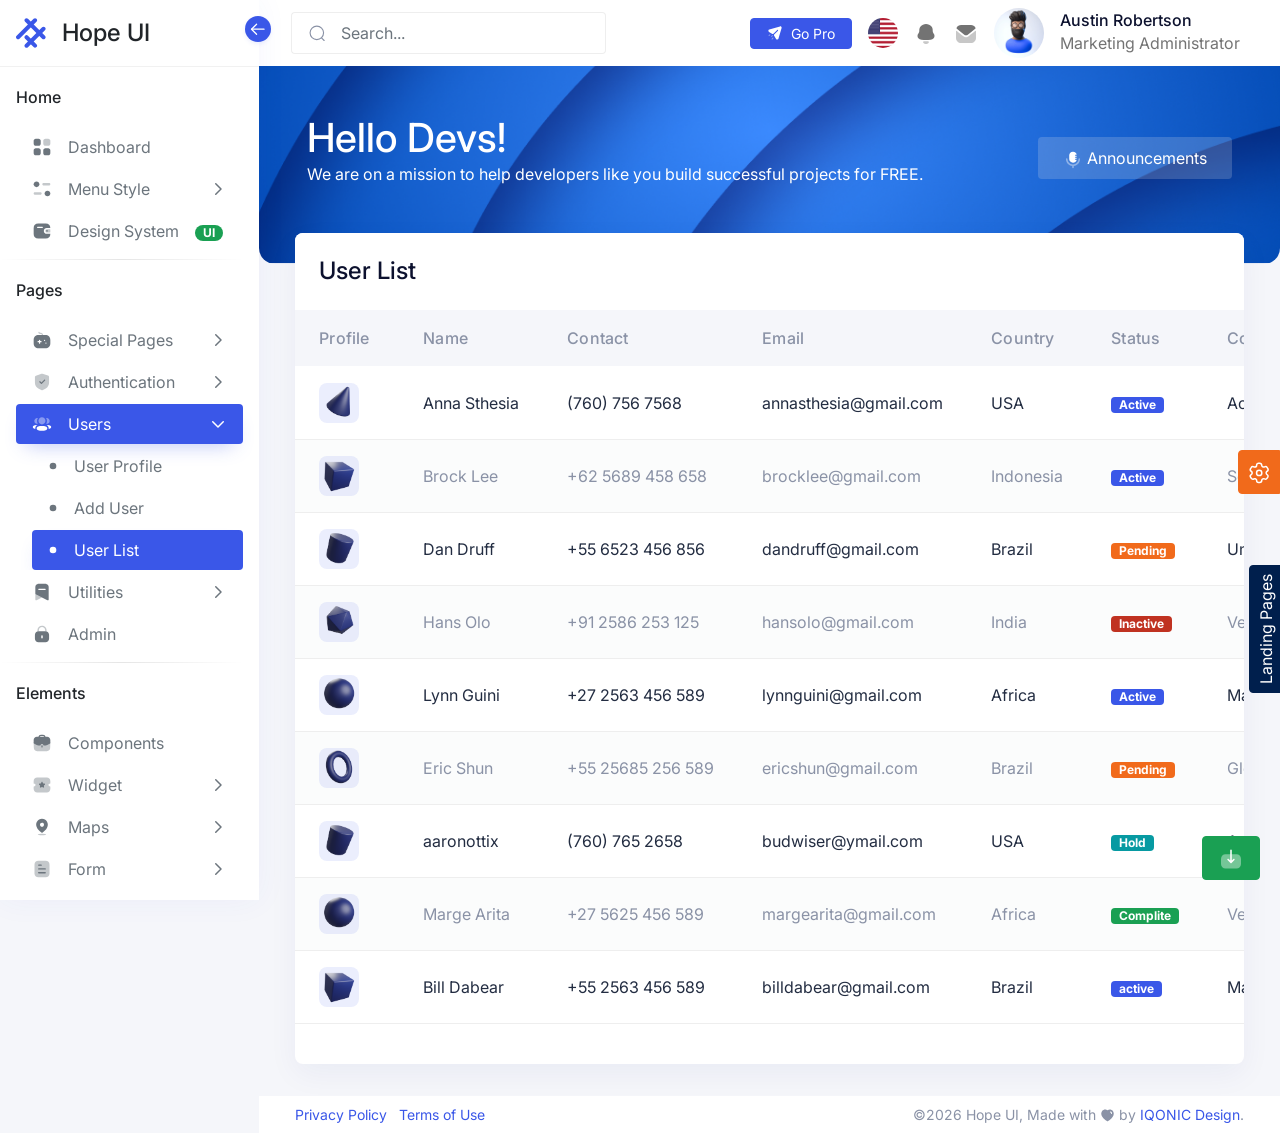
<file: dashboard/app/user-list.html>
<!doctype html>
<html lang="en" dir="ltr">
  <head>
    <meta charset="utf-8">
      <meta name="viewport" content="width=device-width, initial-scale=1, shrink-to-fit=no">
      <title>Hope UI | Responsive Bootstrap 5 Admin Dashboard Template</title>
      
      <!-- Favicon -->
      <link rel="shortcut icon" href="../../assets/images/favicon.ico">
      
      <!-- Library / Plugin Css Build -->
      <link rel="stylesheet" href="../../assets/css/core/libs.min.css">
      
      
      <!-- Hope Ui Design System Css -->
      <link rel="stylesheet" href="../../assets/css/hope-ui.min.css?v=4.0.0">
      
      <!-- Custom Css -->
      <link rel="stylesheet" href="../../assets/css/custom.min.css?v=4.0.0">
      
      <!-- Dark Css -->
      <link rel="stylesheet" href="../../assets/css/dark.min.css">
      
      <!-- Customizer Css -->
      <link rel="stylesheet" href="../../assets/css/customizer.min.css">
      
      <!-- RTL Css -->
      <link rel="stylesheet" href="../../assets/css/rtl.min.css">
      
      
  </head>
  <body class="  ">
    <!-- loader Start -->
    <div id="loading">
      <div class="loader simple-loader">
          <div class="loader-body">
          </div>
      </div>    </div>
    <!-- loader END -->
    
    <aside class="sidebar sidebar-default sidebar-white sidebar-base navs-rounded-all ">
        <div class="sidebar-header d-flex align-items-center justify-content-start">
            <a href="../../dashboard/index.html" class="navbar-brand">
                
                <!--Logo start-->
                <div class="logo-main">
                    <div class="logo-normal">
                        <svg class=" icon-30" viewBox="0 0 30 30" fill="none" xmlns="http://www.w3.org/2000/svg">
                            <rect x="-0.757324" y="19.2427" width="28" height="4" rx="2" transform="rotate(-45 -0.757324 19.2427)" fill="currentColor"/>
                            <rect x="7.72803" y="27.728" width="28" height="4" rx="2" transform="rotate(-45 7.72803 27.728)" fill="currentColor"/>
                            <rect x="10.5366" y="16.3945" width="16" height="4" rx="2" transform="rotate(45 10.5366 16.3945)" fill="currentColor"/>
                            <rect x="10.5562" y="-0.556152" width="28" height="4" rx="2" transform="rotate(45 10.5562 -0.556152)" fill="currentColor"/>
                        </svg>
                    </div>
                    <div class="logo-mini">
                        <svg class=" icon-30" viewBox="0 0 30 30" fill="none" xmlns="http://www.w3.org/2000/svg">
                            <rect x="-0.757324" y="19.2427" width="28" height="4" rx="2" transform="rotate(-45 -0.757324 19.2427)" fill="currentColor"/>
                            <rect x="7.72803" y="27.728" width="28" height="4" rx="2" transform="rotate(-45 7.72803 27.728)" fill="currentColor"/>
                            <rect x="10.5366" y="16.3945" width="16" height="4" rx="2" transform="rotate(45 10.5366 16.3945)" fill="currentColor"/>
                            <rect x="10.5562" y="-0.556152" width="28" height="4" rx="2" transform="rotate(45 10.5562 -0.556152)" fill="currentColor"/>
                        </svg>
                    </div>
                </div>
                <!--logo End-->
                
                
                
                
                <h4 class="logo-title">Hope UI</h4>
            </a>
            <div class="sidebar-toggle" data-toggle="sidebar" data-active="true">
                <i class="icon">
                    <svg width="20" height="20" viewBox="0 0 24 24" fill="none" xmlns="http://www.w3.org/2000/svg">
                        <path d="M4.25 12.2744L19.25 12.2744" stroke="currentColor" stroke-width="1.5" stroke-linecap="round" stroke-linejoin="round"></path>
                        <path d="M10.2998 18.2988L4.2498 12.2748L10.2998 6.24976" stroke="currentColor" stroke-width="1.5" stroke-linecap="round" stroke-linejoin="round"></path>
                    </svg>
                </i>
            </div>
        </div>
        <div class="sidebar-body pt-0 data-scrollbar">
            <div class="sidebar-list">
                <!-- Sidebar Menu Start -->
                <ul class="navbar-nav iq-main-menu" id="sidebar-menu">
                    <li class="nav-item static-item">
                        <a class="nav-link static-item disabled" href="#" tabindex="-1">
                            <span class="default-icon">Home</span>
                            <span class="mini-icon">-</span>
                        </a>
                    </li>
                    <li class="nav-item">
                        <a class="nav-link " aria-current="page" href="../../dashboard/index.html">
                            <i class="icon">
                                <svg width="20" viewBox="0 0 24 24" fill="none" xmlns="http://www.w3.org/2000/svg" class="icon-20">
                                    <path opacity="0.4" d="M16.0756 2H19.4616C20.8639 2 22.0001 3.14585 22.0001 4.55996V7.97452C22.0001 9.38864 20.8639 10.5345 19.4616 10.5345H16.0756C14.6734 10.5345 13.5371 9.38864 13.5371 7.97452V4.55996C13.5371 3.14585 14.6734 2 16.0756 2Z" fill="currentColor"></path>
                                    <path fill-rule="evenodd" clip-rule="evenodd" d="M4.53852 2H7.92449C9.32676 2 10.463 3.14585 10.463 4.55996V7.97452C10.463 9.38864 9.32676 10.5345 7.92449 10.5345H4.53852C3.13626 10.5345 2 9.38864 2 7.97452V4.55996C2 3.14585 3.13626 2 4.53852 2ZM4.53852 13.4655H7.92449C9.32676 13.4655 10.463 14.6114 10.463 16.0255V19.44C10.463 20.8532 9.32676 22 7.92449 22H4.53852C3.13626 22 2 20.8532 2 19.44V16.0255C2 14.6114 3.13626 13.4655 4.53852 13.4655ZM19.4615 13.4655H16.0755C14.6732 13.4655 13.537 14.6114 13.537 16.0255V19.44C13.537 20.8532 14.6732 22 16.0755 22H19.4615C20.8637 22 22 20.8532 22 19.44V16.0255C22 14.6114 20.8637 13.4655 19.4615 13.4655Z" fill="currentColor"></path>
                                </svg>
                            </i>
                            <span class="item-name">Dashboard</span>
                        </a>
                    </li>
                    <li class="nav-item">
                        <a class="nav-link" data-bs-toggle="collapse" href="#horizontal-menu" role="button" aria-expanded="false" aria-controls="horizontal-menu">
                            <i class="icon">
                                
                                <svg width="20" viewBox="0 0 24 24" fill="none" xmlns="http://www.w3.org/2000/svg" class="icon-20">
                                    <path opacity="0.4" d="M10.0833 15.958H3.50777C2.67555 15.958 2 16.6217 2 17.4393C2 18.2559 2.67555 18.9207 3.50777 18.9207H10.0833C10.9155 18.9207 11.5911 18.2559 11.5911 17.4393C11.5911 16.6217 10.9155 15.958 10.0833 15.958Z" fill="currentColor"></path>
                                    <path opacity="0.4" d="M22.0001 6.37867C22.0001 5.56214 21.3246 4.89844 20.4934 4.89844H13.9179C13.0857 4.89844 12.4102 5.56214 12.4102 6.37867C12.4102 7.1963 13.0857 7.86 13.9179 7.86H20.4934C21.3246 7.86 22.0001 7.1963 22.0001 6.37867Z" fill="currentColor"></path>
                                    <path d="M8.87774 6.37856C8.87774 8.24523 7.33886 9.75821 5.43887 9.75821C3.53999 9.75821 2 8.24523 2 6.37856C2 4.51298 3.53999 3 5.43887 3C7.33886 3 8.87774 4.51298 8.87774 6.37856Z" fill="currentColor"></path>
                                    <path d="M21.9998 17.3992C21.9998 19.2648 20.4609 20.7777 18.5609 20.7777C16.6621 20.7777 15.1221 19.2648 15.1221 17.3992C15.1221 15.5325 16.6621 14.0195 18.5609 14.0195C20.4609 14.0195 21.9998 15.5325 21.9998 17.3992Z" fill="currentColor"></path>
                                </svg>
                            </i>
                            <span class="item-name">Menu Style</span>
                            <i class="right-icon">
                                <svg class="icon-18" xmlns="http://www.w3.org/2000/svg" width="18" fill="none" viewBox="0 0 24 24" stroke="currentColor">
                                    <path stroke-linecap="round" stroke-linejoin="round" stroke-width="2" d="M9 5l7 7-7 7" />
                                </svg>
                            </i>
                        </a>
                        <ul class="sub-nav collapse" id="horizontal-menu" data-bs-parent="#sidebar-menu">
                            <li class="nav-item">
                                <a class="nav-link " href="../../dashboard/index-horizontal.html">
                                  <i class="icon">
                                        <svg class="icon-10" xmlns="http://www.w3.org/2000/svg" width="10" viewBox="0 0 24 24" fill="currentColor">
                                            <g>
                                            <circle cx="12" cy="12" r="8" fill="currentColor"></circle>
                                            </g>
                                        </svg>
                                    </i>
                                  <i class="sidenav-mini-icon"> H </i>
                                  <span class="item-name"> Horizontal </span>
                                </a>
                            </li>
                            <li class="nav-item">
                                <a class="nav-link " href="../../dashboard/index-dual-horizontal.html">
                                    <i class="icon">
                                        <svg class="icon-10" xmlns="http://www.w3.org/2000/svg" width="10" viewBox="0 0 24 24" fill="currentColor">
                                            <g>
                                            <circle cx="12" cy="12" r="8" fill="currentColor"></circle>
                                            </g>
                                        </svg>
                                    </i>
                                    <i class="sidenav-mini-icon"> D </i>
                                    <span class="item-name">Dual Horizontal</span>
                                </a>
                            </li>
                            <li class="nav-item">
                                <a class="nav-link " href="../../dashboard/index-dual-compact.html">
                                    <i class="icon svg-icon">
                                        <svg class="icon-10" xmlns="http://www.w3.org/2000/svg" width="10" viewBox="0 0 24 24" fill="currentColor">
                                            <g>
                                            <circle cx="12" cy="12" r="8" fill="currentColor"></circle>
                                            </g>
                                        </svg>
                                    </i>
                                    <i class="sidenav-mini-icon"> D </i>                   
                                    <span class="item-name">Dual Compact</span>
                                </a>
                            </li>
                            <li class="nav-item">
                                <a class="nav-link " href="../../dashboard/index-boxed.html">
                                    <i class="icon">
                                        <svg class="icon-10" xmlns="http://www.w3.org/2000/svg" width="10" viewBox="0 0 24 24" fill="currentColor">
                                            <g>
                                            <circle cx="12" cy="12" r="8" fill="currentColor"></circle>
                                            </g>
                                        </svg>
                                    </i>
                                    <i class="sidenav-mini-icon"> B </i>
                                    <span class="item-name">Boxed Horizontal</span>
                                </a>
                            </li>
                            <li class="nav-item">
                                <a class="nav-link " href="../../dashboard/index-boxed-fancy.html">
                                    <i class="icon">
                                        <svg class="icon-10" xmlns="http://www.w3.org/2000/svg" width="10" viewBox="0 0 24 24" fill="currentColor">
                                            <g>
                                            <circle cx="12" cy="12" r="8" fill="currentColor"></circle>
                                            </g>
                                        </svg>
                                    </i>
                                    <i class="sidenav-mini-icon"> B </i>
                                    <span class="item-name">Boxed Fancy</span>
                                </a>
                            </li>
                        </ul>
                    </li>
                     <li class="nav-item">
                        <a class="nav-link" aria-current="page" href="https://templates.iqonic.design/hope-ui/html/dist/" target="_blank">
                            <i class="icon">
                                 <svg class="icon-20" width="20" viewBox="0 0 24 24" fill="none" xmlns="http://www.w3.org/2000/svg">
                                    <path fill-rule="evenodd" clip-rule="evenodd" d="M21.9964 8.37513H17.7618C15.7911 8.37859 14.1947 9.93514 14.1911 11.8566C14.1884 13.7823 15.7867 15.3458 17.7618 15.3484H22V15.6543C22 19.0136 19.9636 21 16.5173 21H7.48356C4.03644 21 2 19.0136 2 15.6543V8.33786C2 4.97862 4.03644 3 7.48356 3H16.5138C19.96 3 21.9964 4.97862 21.9964 8.33786V8.37513ZM6.73956 8.36733H12.3796H12.3831H12.3902C12.8124 8.36559 13.1538 8.03019 13.152 7.61765C13.1502 7.20598 12.8053 6.87318 12.3831 6.87491H6.73956C6.32 6.87664 5.97956 7.20858 5.97778 7.61852C5.976 8.03019 6.31733 8.36559 6.73956 8.36733Z" fill="currentColor"></path>
                                    <path opacity="0.4" d="M16.0374 12.2966C16.2465 13.2478 17.0805 13.917 18.0326 13.8996H21.2825C21.6787 13.8996 22 13.5715 22 13.166V10.6344C21.9991 10.2297 21.6787 9.90077 21.2825 9.8999H17.9561C16.8731 9.90338 15.9983 10.8024 16 11.9102C16 12.0398 16.0128 12.1695 16.0374 12.2966Z" fill="currentColor"></path>
                                    <circle cx="18" cy="11.8999" r="1" fill="currentColor"></circle>
                                </svg>
                                                         
                            </i>
                            <span class="item-name">Design System<span class="badge rounded-pill bg-success item-name">UI</span></span>
                        </a>
                    </li>
                    <li><hr class="hr-horizontal"></li>
                    <li class="nav-item static-item">
                        <a class="nav-link static-item disabled" href="#" tabindex="-1">
                            <span class="default-icon">Pages</span>
                            <span class="mini-icon">-</span>
                        </a>
                    </li>
                    <li class="nav-item">
                        <a class="nav-link" data-bs-toggle="collapse" href="#sidebar-special" role="button" aria-expanded="false" aria-controls="sidebar-special">
                            <i class="icon">
                                <svg class="icon-20"  width="20" viewBox="0 0 24 24" fill="none" xmlns="http://www.w3.org/2000/svg">
                                    <path opacity="0.4" d="M13.3051 5.88243V6.06547C12.8144 6.05584 12.3237 6.05584 11.8331 6.05584V5.89206C11.8331 5.22733 11.2737 4.68784 10.6064 4.68784H9.63482C8.52589 4.68784 7.62305 3.80152 7.62305 2.72254C7.62305 2.32755 7.95671 2 8.35906 2C8.77123 2 9.09508 2.32755 9.09508 2.72254C9.09508 3.01155 9.34042 3.24276 9.63482 3.24276H10.6064C12.0882 3.2524 13.2953 4.43736 13.3051 5.88243Z" fill="currentColor"></path>
                                    <path fill-rule="evenodd" clip-rule="evenodd" d="M15.164 6.08279C15.4791 6.08712 15.7949 6.09145 16.1119 6.09469C19.5172 6.09469 22 8.52241 22 11.875V16.1813C22 19.5339 19.5172 21.9616 16.1119 21.9616C14.7478 21.9905 13.3837 22.0001 12.0098 22.0001C10.6359 22.0001 9.25221 21.9905 7.88813 21.9616C4.48283 21.9616 2 19.5339 2 16.1813V11.875C2 8.52241 4.48283 6.09469 7.89794 6.09469C9.18351 6.07542 10.4985 6.05615 11.8332 6.05615C12.3238 6.05615 12.8145 6.05615 13.3052 6.06579C13.9238 6.06579 14.5425 6.07427 15.164 6.08279ZM10.8518 14.7459H9.82139V15.767C9.82139 16.162 9.48773 16.4896 9.08538 16.4896C8.67321 16.4896 8.34936 16.162 8.34936 15.767V14.7459H7.30913C6.90677 14.7459 6.57311 14.4279 6.57311 14.0233C6.57311 13.6283 6.90677 13.3008 7.30913 13.3008H8.34936V12.2892C8.34936 11.8942 8.67321 11.5667 9.08538 11.5667C9.48773 11.5667 9.82139 11.8942 9.82139 12.2892V13.3008H10.8518C11.2542 13.3008 11.5878 13.6283 11.5878 14.0233C11.5878 14.4279 11.2542 14.7459 10.8518 14.7459ZM15.0226 13.1177H15.1207C15.5231 13.1177 15.8567 12.7998 15.8567 12.3952C15.8567 12.0002 15.5231 11.6727 15.1207 11.6727H15.0226C14.6104 11.6727 14.2866 12.0002 14.2866 12.3952C14.2866 12.7998 14.6104 13.1177 15.0226 13.1177ZM16.7007 16.4318H16.7988C17.2012 16.4318 17.5348 16.1139 17.5348 15.7092C17.5348 15.3143 17.2012 14.9867 16.7988 14.9867H16.7007C16.2885 14.9867 15.9647 15.3143 15.9647 15.7092C15.9647 16.1139 16.2885 16.4318 16.7007 16.4318Z" fill="currentColor"></path>
                                </svg>
                            </i>
                            <span class="item-name">Special Pages</span>
                            <i class="right-icon">
                                <svg class="icon-18" xmlns="http://www.w3.org/2000/svg" width="18" fill="none" viewBox="0 0 24 24" stroke="currentColor">
                                    <path stroke-linecap="round" stroke-linejoin="round" stroke-width="2" d="M9 5l7 7-7 7" />
                                </svg>
                            </i>
                        </a>
                        <ul class="sub-nav collapse" id="sidebar-special" data-bs-parent="#sidebar-menu">
                            <li class="nav-item">
                                <a class="nav-link " href="../../dashboard/special-pages/billing.html">
                                  <i class="icon">
                                        <svg class="icon-10" xmlns="http://www.w3.org/2000/svg" width="10" viewBox="0 0 24 24" fill="currentColor">
                                            <g>
                                            <circle cx="12" cy="12" r="8" fill="currentColor"></circle>
                                            </g>
                                        </svg>
                                    </i>
                                  <i class="sidenav-mini-icon"> B </i>
                                  <span class="item-name">Billing</span>
                                </a>
                            </li>
                            <li class="nav-item">
                                <a class="nav-link " href="../../dashboard/special-pages/calender.html">
                                    <i class="icon">
                                        <svg class="icon-10" xmlns="http://www.w3.org/2000/svg" width="10" viewBox="0 0 24 24" fill="currentColor">
                                            <g>
                                            <circle cx="12" cy="12" r="8" fill="currentColor"></circle>
                                            </g>
                                        </svg>
                                    </i>
                                    <i class="sidenav-mini-icon"> C </i>
                                    <span class="item-name">Calender</span>
                                </a>
                            </li>
                            <li class="nav-item">
                                <a class="nav-link " href="../../dashboard/special-pages/kanban.html">
                                   <i class="icon">
                                        <svg class="icon-10" xmlns="http://www.w3.org/2000/svg" width="10" viewBox="0 0 24 24" fill="currentColor">
                                            <g>
                                            <circle cx="12" cy="12" r="8" fill="currentColor"></circle>
                                            </g>
                                        </svg>
                                    </i>
                                   <i class="sidenav-mini-icon"> K </i>
                                   <span class="item-name">kanban</span>
                                </a>
                            </li>
                            <li class="nav-item">
                                <a class="nav-link " href="../../dashboard/special-pages/pricing.html">
                                    <i class="icon">
                                        <svg class="icon-10" xmlns="http://www.w3.org/2000/svg" width="10" viewBox="0 0 24 24" fill="currentColor">
                                            <g>
                                            <circle cx="12" cy="12" r="8" fill="currentColor"></circle>
                                            </g>
                                        </svg>
                                    </i>
                                    <i class="sidenav-mini-icon"> P </i>
                                    <span class="item-name">Pricing</span>
                                </a>
                            </li>
                            <li class="nav-item">
                                <a class="nav-link " href="../../dashboard/special-pages/rtl-support.html">
                                    <i class="icon">
                                        <svg class="icon-10" xmlns="http://www.w3.org/2000/svg" width="10" viewBox="0 0 24 24" fill="currentColor">
                                            <g>
                                            <circle cx="12" cy="12" r="8" fill="currentColor"></circle>
                                            </g>
                                        </svg>
                                    </i>
                                    <i class="sidenav-mini-icon"> R </i>
                                    <span class="item-name">RTL Support</span>
                                </a>
                            </li>
                            <li class="nav-item">
                                <a class="nav-link " href="../../dashboard/special-pages/timeline.html">
                                    <i class="icon">
                                        <svg class="icon-10" xmlns="http://www.w3.org/2000/svg" width="10" viewBox="0 0 24 24" fill="currentColor">
                                            <g>
                                            <circle cx="12" cy="12" r="8" fill="currentColor"></circle>
                                            </g>
                                        </svg>
                                    </i>
                                    <i class="sidenav-mini-icon"> T </i>
                                    <span class="item-name">Timeline</span>
                                </a>
                            </li>
                        </ul>
                    </li>
                    <li class="nav-item">
                        <a class="nav-link" data-bs-toggle="collapse" href="#sidebar-auth" role="button" aria-expanded="false" aria-controls="sidebar-user">
                            <i class="icon">
                                <svg class="icon-20" width="20" viewBox="0 0 24 24" fill="none" xmlns="http://www.w3.org/2000/svg">
                                    <path opacity="0.4" d="M12.0865 22C11.9627 22 11.8388 21.9716 11.7271 21.9137L8.12599 20.0496C7.10415 19.5201 6.30481 18.9259 5.68063 18.2336C4.31449 16.7195 3.5544 14.776 3.54232 12.7599L3.50004 6.12426C3.495 5.35842 3.98931 4.67103 4.72826 4.41215L11.3405 2.10679C11.7331 1.96656 12.1711 1.9646 12.5707 2.09992L19.2081 4.32684C19.9511 4.57493 20.4535 5.25742 20.4575 6.02228L20.4998 12.6628C20.5129 14.676 19.779 16.6274 18.434 18.1581C17.8168 18.8602 17.0245 19.4632 16.0128 20.0025L12.4439 21.9088C12.3331 21.9686 12.2103 21.999 12.0865 22Z" fill="currentColor"></path>
                                    <path d="M11.3194 14.3209C11.1261 14.3219 10.9328 14.2523 10.7838 14.1091L8.86695 12.2656C8.57097 11.9793 8.56795 11.5145 8.86091 11.2262C9.15387 10.9369 9.63207 10.934 9.92906 11.2193L11.3083 12.5451L14.6758 9.22479C14.9698 8.93552 15.448 8.93258 15.744 9.21793C16.041 9.50426 16.044 9.97004 15.751 10.2574L11.8519 14.1022C11.7049 14.2474 11.5127 14.3199 11.3194 14.3209Z" fill="currentColor"></path>
                                </svg>
                            </i>
                            <span class="item-name">Authentication</span>
                            <i class="right-icon">
                                <svg class="icon-18" xmlns="http://www.w3.org/2000/svg" width="18" fill="none" viewBox="0 0 24 24" stroke="currentColor">
                                    <path stroke-linecap="round" stroke-linejoin="round" stroke-width="2" d="M9 5l7 7-7 7" />
                                </svg>
                            </i>
                        </a>
                        <ul class="sub-nav collapse" id="sidebar-auth" data-bs-parent="#sidebar-menu">
                            <li class="nav-item">
                                <a class="nav-link" href="../../dashboard/auth/sign-in.html">
                                    <i class="icon">
                                        <svg class="icon-10" xmlns="http://www.w3.org/2000/svg" width="10" viewBox="0 0 24 24" fill="currentColor">
                                            <g>
                                            <circle cx="12" cy="12" r="8" fill="currentColor"></circle>
                                            </g>
                                        </svg>
                                    </i>
                                    <i class="sidenav-mini-icon"> L </i>
                                    <span class="item-name">Login</span>
                                </a>
                            </li>
                            <li class="nav-item">
                                <a class="nav-link" href="../../dashboard/auth/sign-up.html">
                                    <i class="icon">
                                        <svg class="icon-10" xmlns="http://www.w3.org/2000/svg" width="10" viewBox="0 0 24 24" fill="currentColor">
                                            <g>
                                            <circle cx="12" cy="12" r="8" fill="currentColor"></circle>
                                            </g>
                                        </svg>
                                    </i>
                                    <i class="sidenav-mini-icon"> R </i>
                                    <span class="item-name">Register</span>
                                </a>
                            </li>
                            <li class="nav-item">
                                <a class="nav-link" href="../../dashboard/auth/confirm-mail.html">
                                    <i class="icon">
                                        <svg class="icon-10" xmlns="http://www.w3.org/2000/svg" width="10" viewBox="0 0 24 24" fill="currentColor">
                                            <g>
                                            <circle cx="12" cy="12" r="8" fill="currentColor"></circle>
                                            </g>
                                        </svg>
                                    </i>
                                    <i class="sidenav-mini-icon"> C </i>
                                    <span class="item-name">Confirm Mail</span>
                                </a>
                            </li>
                            <li class="nav-item">
                                <a class="nav-link" href="../../dashboard/auth/lock-screen.html">
                                    <i class="icon">
                                        <svg class="icon-10" xmlns="http://www.w3.org/2000/svg" width="10" viewBox="0 0 24 24" fill="currentColor">
                                            <g>
                                            <circle cx="12" cy="12" r="8" fill="currentColor"></circle>
                                            </g>
                                        </svg>
                                    </i>
                                    <i class="sidenav-mini-icon"> L </i>
                                    <span class="item-name">Lock Screen</span>
                                </a>
                            </li>
                            <li class="nav-item">
                                <a class="nav-link" href="../../dashboard/auth/recoverpw.html">
                                   <i class="icon">
                                        <svg class="icon-10" xmlns="http://www.w3.org/2000/svg" width="10" viewBox="0 0 24 24" fill="currentColor">
                                            <g>
                                            <circle cx="12" cy="12" r="8" fill="currentColor"></circle>
                                            </g>
                                        </svg>
                                    </i>
                                    <i class="sidenav-mini-icon"> R </i>
                                    <span class="item-name">Recover password</span>
                                </a>
                            </li>
                        </ul>
                    </li>
                    <li class="nav-item">
                        <a class="nav-link" data-bs-toggle="collapse" href="#sidebar-user" role="button" aria-expanded="false" aria-controls="sidebar-user">
                            <i class="icon">
                                <svg class="icon-20" width="20" viewBox="0 0 24 24" fill="none" xmlns="http://www.w3.org/2000/svg">
                                    <path d="M11.9488 14.54C8.49884 14.54 5.58789 15.1038 5.58789 17.2795C5.58789 19.4562 8.51765 20.0001 11.9488 20.0001C15.3988 20.0001 18.3098 19.4364 18.3098 17.2606C18.3098 15.084 15.38 14.54 11.9488 14.54Z" fill="currentColor"></path>
                                    <path opacity="0.4" d="M11.949 12.467C14.2851 12.467 16.1583 10.5831 16.1583 8.23351C16.1583 5.88306 14.2851 4 11.949 4C9.61293 4 7.73975 5.88306 7.73975 8.23351C7.73975 10.5831 9.61293 12.467 11.949 12.467Z" fill="currentColor"></path>
                                    <path opacity="0.4" d="M21.0881 9.21923C21.6925 6.84176 19.9205 4.70654 17.664 4.70654C17.4187 4.70654 17.1841 4.73356 16.9549 4.77949C16.9244 4.78669 16.8904 4.802 16.8725 4.82902C16.8519 4.86324 16.8671 4.90917 16.8895 4.93889C17.5673 5.89528 17.9568 7.0597 17.9568 8.30967C17.9568 9.50741 17.5996 10.6241 16.9728 11.5508C16.9083 11.6462 16.9656 11.775 17.0793 11.7948C17.2369 11.8227 17.3981 11.8371 17.5629 11.8416C19.2059 11.8849 20.6807 10.8213 21.0881 9.21923Z" fill="currentColor"></path>
                                    <path d="M22.8094 14.817C22.5086 14.1722 21.7824 13.73 20.6783 13.513C20.1572 13.3851 18.747 13.205 17.4352 13.2293C17.4155 13.232 17.4048 13.2455 17.403 13.2545C17.4003 13.2671 17.4057 13.2887 17.4316 13.3022C18.0378 13.6039 20.3811 14.916 20.0865 17.6834C20.074 17.8032 20.1698 17.9068 20.2888 17.8888C20.8655 17.8059 22.3492 17.4853 22.8094 16.4866C23.0637 15.9589 23.0637 15.3456 22.8094 14.817Z" fill="currentColor"></path>
                                    <path opacity="0.4" d="M7.04459 4.77973C6.81626 4.7329 6.58077 4.70679 6.33543 4.70679C4.07901 4.70679 2.30701 6.84201 2.9123 9.21947C3.31882 10.8216 4.79355 11.8851 6.43661 11.8419C6.60136 11.8374 6.76343 11.8221 6.92013 11.7951C7.03384 11.7753 7.09115 11.6465 7.02668 11.551C6.3999 10.6234 6.04263 9.50765 6.04263 8.30991C6.04263 7.05904 6.43303 5.89462 7.11085 4.93913C7.13234 4.90941 7.14845 4.86348 7.12696 4.82926C7.10906 4.80135 7.07593 4.78694 7.04459 4.77973Z" fill="currentColor"></path>
                                    <path d="M3.32156 13.5127C2.21752 13.7297 1.49225 14.1719 1.19139 14.8167C0.936203 15.3453 0.936203 15.9586 1.19139 16.4872C1.65163 17.4851 3.13531 17.8066 3.71195 17.8885C3.83104 17.9065 3.92595 17.8038 3.91342 17.6832C3.61883 14.9167 5.9621 13.6046 6.56918 13.3029C6.59425 13.2885 6.59962 13.2677 6.59694 13.2542C6.59515 13.2452 6.5853 13.2317 6.5656 13.2299C5.25294 13.2047 3.84358 13.3848 3.32156 13.5127Z" fill="currentColor"></path>
                                </svg>
                            </i>
                            <span class="item-name">Users</span>
                            <i class="right-icon">
                                <svg class="icon-18" xmlns="http://www.w3.org/2000/svg" width="18" fill="none" viewBox="0 0 24 24" stroke="currentColor">
                                    <path stroke-linecap="round" stroke-linejoin="round" stroke-width="2" d="M9 5l7 7-7 7" />
                                </svg>
                            </i>
                        </a>
                        <ul class="sub-nav collapse" id="sidebar-user" data-bs-parent="#sidebar-menu">
                            <li class="nav-item">
                                <a class="nav-link " href="../../dashboard/app/user-profile.html">
                                    <i class="icon">
                                        <svg class="icon-10" xmlns="http://www.w3.org/2000/svg" width="10" viewBox="0 0 24 24" fill="currentColor">
                                            <g>
                                            <circle cx="12" cy="12" r="8" fill="currentColor"></circle>
                                            </g>
                                        </svg>
                                    </i>
                                    <i class="sidenav-mini-icon"> U </i>
                                    <span class="item-name">User Profile</span>
                                </a>
                            </li>
                            <li class="nav-item">
                                <a class="nav-link " href="../../dashboard/app/user-add.html">
                                    <i class="icon">
                                        <svg class="icon-10" xmlns="http://www.w3.org/2000/svg" width="10" viewBox="0 0 24 24" fill="currentColor">
                                            <g>
                                            <circle cx="12" cy="12" r="8" fill="currentColor"></circle>
                                            </g>
                                        </svg>
                                    </i>
                                    <i class="sidenav-mini-icon"> A </i>
                                    <span class="item-name">Add User</span>
                                </a>
                            </li>
                            <li class="nav-item">
                                <a class="nav-link active" href="../../dashboard/app/user-list.html">
                                    <i class="icon">
                                        <svg class="icon-10" xmlns="http://www.w3.org/2000/svg" width="10" viewBox="0 0 24 24" fill="currentColor">
                                            <g>
                                            <circle cx="12" cy="12" r="8" fill="currentColor"></circle>
                                            </g>
                                        </svg>
                                    </i>
                                    <i class="sidenav-mini-icon"> U </i>
                                    <span class="item-name">User List</span>
                                </a>
                            </li>
                        </ul>
                    </li>
                    <li class="nav-item">
                        <a class="nav-link" data-bs-toggle="collapse" href="#utilities-error" role="button" aria-expanded="false" aria-controls="utilities-error">
                            <i class="icon">
                                <svg class="icon-20" width="20" viewBox="0 0 24 24" fill="none" xmlns="http://www.w3.org/2000/svg">
                                    <path opacity="0.4" d="M11.9912 18.6215L5.49945 21.864C5.00921 22.1302 4.39768 21.9525 4.12348 21.4643C4.0434 21.3108 4.00106 21.1402 4 20.9668V13.7087C4 14.4283 4.40573 14.8725 5.47299 15.37L11.9912 18.6215Z" fill="currentColor"></path>
                                    <path fill-rule="evenodd" clip-rule="evenodd" d="M8.89526 2H15.0695C17.7773 2 19.9735 3.06605 20 5.79337V20.9668C19.9989 21.1374 19.9565 21.3051 19.8765 21.4554C19.7479 21.7007 19.5259 21.8827 19.2615 21.9598C18.997 22.0368 18.7128 22.0023 18.4741 21.8641L11.9912 18.6215L5.47299 15.3701C4.40573 14.8726 4 14.4284 4 13.7088V5.79337C4 3.06605 6.19625 2 8.89526 2ZM8.22492 9.62227H15.7486C16.1822 9.62227 16.5336 9.26828 16.5336 8.83162C16.5336 8.39495 16.1822 8.04096 15.7486 8.04096H8.22492C7.79137 8.04096 7.43991 8.39495 7.43991 8.83162C7.43991 9.26828 7.79137 9.62227 8.22492 9.62227Z" fill="currentColor"></path>
                                </svg>
                            </i>
                            <span class="item-name">Utilities</span>
                            <i class="right-icon">
                                <svg class="icon-18" xmlns="http://www.w3.org/2000/svg" width="18" fill="none" viewBox="0 0 24 24" stroke="currentColor">
                                    <path stroke-linecap="round" stroke-linejoin="round" stroke-width="2" d="M9 5l7 7-7 7" />
                                </svg>
                            </i>
                        </a>
                        <ul class="sub-nav collapse" id="utilities-error" data-bs-parent="#sidebar-menu">
                            <li class="nav-item">
                                <a class="nav-link " href="../../dashboard/errors/error404.html">
                                    <i class="icon">
                                        <svg class="icon-10" xmlns="http://www.w3.org/2000/svg" width="10" viewBox="0 0 24 24" fill="currentColor">
                                            <g>
                                            <circle cx="12" cy="12" r="8" fill="currentColor"></circle>
                                            </g>
                                        </svg>
                                    </i>
                                    <span class="item-name">Error 404</span>
                                </a>
                            </li>
                            <li class="nav-item">
                                <a class="nav-link " href="../../dashboard/errors/error500.html">
                                    <i class="icon">
                                        <svg class="icon-10" xmlns="http://www.w3.org/2000/svg" width="10" viewBox="0 0 24 24" fill="currentColor">
                                            <g>
                                            <circle cx="12" cy="12" r="8" fill="currentColor"></circle>
                                            </g>
                                        </svg>
                                    </i>
                                    <span class="item-name">Error 500</span>
                                </a>
                            </li>
                            <li class="nav-item">
                                <a class="nav-link " href="../../dashboard/errors/maintenance.html">
                                    <i class="icon">
                                        <svg  class="icon-10" xmlns="http://www.w3.org/2000/svg" width="10" viewBox="0 0 24 24" fill="currentColor">
                                            <g>
                                            <circle cx="12" cy="12" r="8" fill="currentColor"></circle>
                                            </g>
                                        </svg>
                                    </i>
                                    <span class="item-name">Maintenance</span>
                                </a>
                            </li>
                        </ul>
                    </li>
                    <li class="nav-item">
                        <a class="nav-link "  href="../../dashboard/admin.html">
                            <i class="icon">
                            <svg class="icon-20" width="20" viewBox="0 0 24 24" fill="none" xmlns="http://www.w3.org/2000/svg">
                            <path fill-rule="evenodd" clip-rule="evenodd" d="M7.7688 8.71387H16.2312C18.5886 8.71387 20.5 10.5831 20.5 12.8885V17.8254C20.5 20.1308 18.5886 22 16.2312 22H7.7688C5.41136 22 3.5 20.1308 3.5 17.8254V12.8885C3.5 10.5831 5.41136 8.71387 7.7688 8.71387ZM11.9949 17.3295C12.4928 17.3295 12.8891 16.9419 12.8891 16.455V14.2489C12.8891 13.772 12.4928 13.3844 11.9949 13.3844C11.5072 13.3844 11.1109 13.772 11.1109 14.2489V16.455C11.1109 16.9419 11.5072 17.3295 11.9949 17.3295Z" fill="currentColor"></path>
                            <path opacity="0.4" d="M17.523 7.39595V8.86667C17.1673 8.7673 16.7913 8.71761 16.4052 8.71761H15.7447V7.39595C15.7447 5.37868 14.0681 3.73903 12.0053 3.73903C9.94257 3.73903 8.26594 5.36874 8.25578 7.37608V8.71761H7.60545C7.20916 8.71761 6.83319 8.7673 6.47754 8.87661V7.39595C6.4877 4.41476 8.95692 2 11.985 2C15.0537 2 17.523 4.41476 17.523 7.39595Z" fill="currentColor"></path>
                            </svg>
                            </i>
                            <span class="item-name">Admin</span>
                        </a>
                    </li>
                    <li><hr class="hr-horizontal"></li>
                    <li class="nav-item static-item">
                        <a class="nav-link static-item disabled" href="#" tabindex="-1">
                            <span class="default-icon">Elements</span>
                            <span class="mini-icon">-</span>
                        </a>
                    </li>
                    <li class="nav-item">
                        <a class="nav-link" href="https://templates.iqonic.design/hope-ui/html/dist/#accordion">
                            <i class="icon">
                                 <svg class="icon-20" width="20" viewBox="0 0 24 24" fill="none" xmlns="http://www.w3.org/2000/svg">                                
                               <path opacity="0.4" d="M2 11.0786C2.05 13.4166 2.19 17.4156 2.21 17.8566C2.281 18.7996 2.642 19.7526 3.204 20.4246C3.986 21.3676 4.949 21.7886 6.292 21.7886C8.148 21.7986 10.194 21.7986 12.181 21.7986C14.176 21.7986 16.112 21.7986 17.747 21.7886C19.071 21.7886 20.064 21.3566 20.836 20.4246C21.398 19.7526 21.759 18.7896 21.81 17.8566C21.83 17.4856 21.93 13.1446 21.99 11.0786H2Z" fill="currentColor"></path>                                <path d="M11.2451 15.3843V16.6783C11.2451 17.0923 11.5811 17.4283 11.9951 17.4283C12.4091 17.4283 12.7451 17.0923 12.7451 16.6783V15.3843C12.7451 14.9703 12.4091 14.6343 11.9951 14.6343C11.5811 14.6343 11.2451 14.9703 11.2451 15.3843Z" fill="currentColor"></path>                                <path fill-rule="evenodd" clip-rule="evenodd" d="M10.211 14.5565C10.111 14.9195 9.762 15.1515 9.384 15.1015C6.833 14.7455 4.395 13.8405 2.337 12.4815C2.126 12.3435 2 12.1075 2 11.8555V8.38949C2 6.28949 3.712 4.58149 5.817 4.58149H7.784C7.972 3.12949 9.202 2.00049 10.704 2.00049H13.286C14.787 2.00049 16.018 3.12949 16.206 4.58149H18.183C20.282 4.58149 21.99 6.28949 21.99 8.38949V11.8555C21.99 12.1075 21.863 12.3425 21.654 12.4815C19.592 13.8465 17.144 14.7555 14.576 15.1105C14.541 15.1155 14.507 15.1175 14.473 15.1175C14.134 15.1175 13.831 14.8885 13.746 14.5525C13.544 13.7565 12.821 13.1995 11.99 13.1995C11.148 13.1995 10.433 13.7445 10.211 14.5565ZM13.286 3.50049H10.704C10.031 3.50049 9.469 3.96049 9.301 4.58149H14.688C14.52 3.96049 13.958 3.50049 13.286 3.50049Z" fill="currentColor">
                               </path></svg> 
                            </i>
                            <span class="item-name">Components</span>
                        </a>
                    </li>
                    <li class="nav-item">
                        <a class="nav-link" data-bs-toggle="collapse" href="#sidebar-widget" role="button" aria-expanded="false" aria-controls="sidebar-widget">
                            <i class="icon">
                                <svg class="icon-20" width="20" viewBox="0 0 24 24" fill="none" xmlns="http://www.w3.org/2000/svg">
                                    <path opacity="0.4" d="M21.25 13.4764C20.429 13.4764 19.761 12.8145 19.761 12.001C19.761 11.1865 20.429 10.5246 21.25 10.5246C21.449 10.5246 21.64 10.4463 21.78 10.3076C21.921 10.1679 22 9.97864 22 9.78146L21.999 7.10415C21.999 4.84102 20.14 3 17.856 3H6.144C3.86 3 2.001 4.84102 2.001 7.10415L2 9.86766C2 10.0648 2.079 10.2541 2.22 10.3938C2.36 10.5325 2.551 10.6108 2.75 10.6108C3.599 10.6108 4.239 11.2083 4.239 12.001C4.239 12.8145 3.571 13.4764 2.75 13.4764C2.336 13.4764 2 13.8093 2 14.2195V16.8949C2 19.158 3.858 21 6.143 21H17.857C20.142 21 22 19.158 22 16.8949V14.2195C22 13.8093 21.664 13.4764 21.25 13.4764Z" fill="currentColor"></path>
                                    <path d="M15.4303 11.5887L14.2513 12.7367L14.5303 14.3597C14.5783 14.6407 14.4653 14.9177 14.2343 15.0837C14.0053 15.2517 13.7063 15.2727 13.4543 15.1387L11.9993 14.3737L10.5413 15.1397C10.4333 15.1967 10.3153 15.2267 10.1983 15.2267C10.0453 15.2267 9.89434 15.1787 9.76434 15.0847C9.53434 14.9177 9.42134 14.6407 9.46934 14.3597L9.74734 12.7367L8.56834 11.5887C8.36434 11.3907 8.29334 11.0997 8.38134 10.8287C8.47034 10.5587 8.70034 10.3667 8.98134 10.3267L10.6073 10.0897L11.3363 8.61268C11.4633 8.35868 11.7173 8.20068 11.9993 8.20068H12.0013C12.2843 8.20168 12.5383 8.35968 12.6633 8.61368L13.3923 10.0897L15.0213 10.3277C15.2993 10.3667 15.5293 10.5587 15.6173 10.8287C15.7063 11.0997 15.6353 11.3907 15.4303 11.5887Z" fill="currentColor"></path>
                                </svg>
                            </i>
                            <span class="item-name">widget</span>
                            <i class="right-icon">
                                <svg class="icon-18" xmlns="http://www.w3.org/2000/svg" width="18" fill="none" viewBox="0 0 24 24" stroke="currentColor">
                                    <path stroke-linecap="round" stroke-linejoin="round" stroke-width="2" d="M9 5l7 7-7 7" />
                                </svg>
                            </i>
                        </a>
                        <ul class="sub-nav collapse" id="sidebar-widget" data-bs-parent="#sidebar-menu">
                            <li class="nav-item">
                                <a class="nav-link " href="../../dashboard/widget/widgetbasic.html">
                                    <i class="icon">
                                        <svg class="icon-10" xmlns="http://www.w3.org/2000/svg" width="10" viewBox="0 0 24 24" fill="currentColor">
                                            <g>
                                            <circle cx="12" cy="12" r="8" fill="currentColor"></circle>
                                            </g>
                                        </svg>
                                    </i>
                                    <i class="sidenav-mini-icon"> W </i>
                                    <span class="item-name">Widget Basic</span>
                                </a>
                            </li>
                            <li class="nav-item">
                                <a class="nav-link " href="../../dashboard/widget/widgetchart.html">
                                    <i class="icon">
                                        <svg class="icon-10" xmlns="http://www.w3.org/2000/svg" width="10" viewBox="0 0 24 24" fill="currentColor">
                                            <g>
                                            <circle cx="12" cy="12" r="8" fill="currentColor"></circle>
                                            </g>
                                        </svg>
                                    </i>
                                    <i class="sidenav-mini-icon"> W </i>
                                    <span class="item-name">Widget Chart</span>
                                </a>
                            </li>
                             <li class="nav-item">
                                <a class="nav-link " href="../../dashboard/widget/widgetcard.html">
                                    <i class="icon">
                                        <svg class="icon-10" xmlns="http://www.w3.org/2000/svg" width="10" viewBox="0 0 24 24" fill="currentColor">
                                            <g>
                                            <circle cx="12" cy="12" r="8" fill="currentColor"></circle>
                                            </g>
                                        </svg>
                                    </i>
                                    <i class="sidenav-mini-icon"> W </i>
                                    <span class="item-name">Widget Card</span>
                                </a>
                            </li>
                        </ul>
                    </li>
                    <li class="nav-item">
                        <a class="nav-link" data-bs-toggle="collapse" href="#sidebar-maps" role="button" aria-expanded="false" aria-controls="sidebar-maps">
                            <i class="icon">
                                <svg class="icon-20" width="20" viewBox="0 0 24 24" fill="none" xmlns="http://www.w3.org/2000/svg">
                                    <path fill-rule="evenodd" clip-rule="evenodd" d="M8.53162 2.93677C10.7165 1.66727 13.402 1.68946 15.5664 2.99489C17.7095 4.32691 19.012 6.70418 18.9998 9.26144C18.95 11.8019 17.5533 14.19 15.8075 16.0361C14.7998 17.1064 13.6726 18.0528 12.4488 18.856C12.3228 18.9289 12.1848 18.9777 12.0415 19C11.9036 18.9941 11.7693 18.9534 11.6508 18.8814C9.78243 17.6746 8.14334 16.134 6.81233 14.334C5.69859 12.8314 5.06584 11.016 5 9.13442C4.99856 6.57225 6.34677 4.20627 8.53162 2.93677ZM9.79416 10.1948C10.1617 11.1008 11.0292 11.6918 11.9916 11.6918C12.6221 11.6964 13.2282 11.4438 13.6748 10.9905C14.1214 10.5371 14.3715 9.92064 14.3692 9.27838C14.3726 8.29804 13.7955 7.41231 12.9073 7.03477C12.0191 6.65723 10.995 6.86235 10.3133 7.55435C9.63159 8.24635 9.42664 9.28872 9.79416 10.1948Z" fill="currentColor"></path>
                                    <ellipse opacity="0.4" cx="12" cy="21" rx="5" ry="1" fill="currentColor"></ellipse>
                                </svg>
                            </i>
                            <span class="item-name">Maps</span>
                            <i class="right-icon">
                                <svg class="icon-18" xmlns="http://www.w3.org/2000/svg" width="18" fill="none" viewBox="0 0 24 24" stroke="currentColor">
                                    <path stroke-linecap="round" stroke-linejoin="round" stroke-width="2" d="M9 5l7 7-7 7" />
                                </svg>
                            </i>
                        </a>
                        <ul class="sub-nav collapse" id="sidebar-maps" data-bs-parent="#sidebar-menu">
                            <li class="nav-item">
                                <a class="nav-link " href="../../dashboard/maps/google.html">
                                    <i class="icon">
                                        <svg class="icon-10" xmlns="http://www.w3.org/2000/svg" width="10" viewBox="0 0 24 24" fill="currentColor">
                                            <g>
                                            <circle cx="12" cy="12" r="8" fill="currentColor"></circle>
                                            </g>
                                        </svg>
                                    </i>
                                    <i class="sidenav-mini-icon"> G </i>
                                    <span class="item-name">Google</span>
                                </a>
                            </li>
                            <li class="nav-item">
                                <a class="nav-link " href="../../dashboard/maps/vector.html">
                                   <i class="icon">
                                        <svg class="icon-10" xmlns="http://www.w3.org/2000/svg" width="10" viewBox="0 0 24 24" fill="currentColor">
                                            <g>
                                            <circle cx="12" cy="12" r="8" fill="currentColor"></circle>
                                            </g>
                                        </svg>
                                    </i>
                                    <i class="sidenav-mini-icon"> V </i>
                                    <span class="item-name">Vector</span>
                                </a>
                            </li>
                        </ul>
                    </li>
                    <li class="nav-item">
                        <a class="nav-link" data-bs-toggle="collapse" href="#sidebar-form" role="button" aria-expanded="false" aria-controls="sidebar-form">
                            <i class="icon">
                                <svg class="icon-20" width="20" viewBox="0 0 24 24" fill="none" xmlns="http://www.w3.org/2000/svg">
                                    <path opacity="0.4" d="M16.191 2H7.81C4.77 2 3 3.78 3 6.83V17.16C3 20.26 4.77 22 7.81 22H16.191C19.28 22 21 20.26 21 17.16V6.83C21 3.78 19.28 2 16.191 2Z" fill="currentColor"></path>
                                    <path fill-rule="evenodd" clip-rule="evenodd" d="M8.07996 6.6499V6.6599C7.64896 6.6599 7.29996 7.0099 7.29996 7.4399C7.29996 7.8699 7.64896 8.2199 8.07996 8.2199H11.069C11.5 8.2199 11.85 7.8699 11.85 7.4289C11.85 6.9999 11.5 6.6499 11.069 6.6499H8.07996ZM15.92 12.7399H8.07996C7.64896 12.7399 7.29996 12.3899 7.29996 11.9599C7.29996 11.5299 7.64896 11.1789 8.07996 11.1789H15.92C16.35 11.1789 16.7 11.5299 16.7 11.9599C16.7 12.3899 16.35 12.7399 15.92 12.7399ZM15.92 17.3099H8.07996C7.77996 17.3499 7.48996 17.1999 7.32996 16.9499C7.16996 16.6899 7.16996 16.3599 7.32996 16.1099C7.48996 15.8499 7.77996 15.7099 8.07996 15.7399H15.92C16.319 15.7799 16.62 16.1199 16.62 16.5299C16.62 16.9289 16.319 17.2699 15.92 17.3099Z" fill="currentColor"></path>
                                </svg>
                            </i>
                            <span class="item-name">Form</span>
                            <i class="right-icon">
                                <svg class="icon-18" xmlns="http://www.w3.org/2000/svg" width="18" fill="none" viewBox="0 0 24 24" stroke="currentColor">
                                    <path stroke-linecap="round" stroke-linejoin="round" stroke-width="2" d="M9 5l7 7-7 7" />
                                </svg>
                            </i>
                        </a>
                        <ul class="sub-nav collapse" id="sidebar-form" data-bs-parent="#sidebar-menu">
                            <li class="nav-item">
                                <a class="nav-link " href="../../dashboard/form/form-element.html">
                                   <i class="icon">
                                        <svg class="icon-10" xmlns="http://www.w3.org/2000/svg" width="10" viewBox="0 0 24 24" fill="currentColor">
                                            <g>
                                            <circle cx="12" cy="12" r="8" fill="currentColor"></circle>
                                            </g>
                                        </svg>
                                    </i>
                                   <i class="sidenav-mini-icon"> E </i>
                                   <span class="item-name">Elements</span>
                                </a>
                            </li>
                            <li class="nav-item">
                                <a class="nav-link " href="../../dashboard/form/form-wizard.html">
                                    <i class="icon">
                                        <svg class="icon-10" xmlns="http://www.w3.org/2000/svg" width="10" viewBox="0 0 24 24" fill="currentColor">
                                            <g>
                                            <circle cx="12" cy="12" r="8" fill="currentColor"></circle>
                                            </g>
                                        </svg>
                                    </i>
                                    <i class="sidenav-mini-icon"> W </i>
                                    <span class="item-name">Wizard</span>
                                </a>
                            </li>
                            <li class="nav-item">
                                <a class="nav-link " href="../../dashboard/form/form-validation.html">
                                    <i class="icon">
                                        <svg class="icon-10" xmlns="http://www.w3.org/2000/svg" width="10" viewBox="0 0 24 24" fill="currentColor">
                                            <g>
                                            <circle cx="12" cy="12" r="8" fill="currentColor"></circle>
                                            </g>
                                        </svg>
                                    </i>
                                    <i class="sidenav-mini-icon"> V </i>
                                    <span class="item-name">Validation</span>
                                </a>
                            </li>
                        </ul>
                    </li>
                    <li class="nav-item">
                        <a class="nav-link" data-bs-toggle="collapse" href="#sidebar-table" role="button" aria-expanded="false" aria-controls="sidebar-table">
                            <i class="icon">
                                <svg class="icon-20" xmlns="http://www.w3.org/2000/svg" width="20"  viewBox="0 0 24 24" fill="none">
                                    <path d="M2 5C2 4.44772 2.44772 4 3 4H8.66667H21C21.5523 4 22 4.44772 22 5V8H15.3333H8.66667H2V5Z" fill="currentColor" stroke="currentColor"/>
                                    <path d="M6 8H2V11M6 8V20M6 8H14M6 20H3C2.44772 20 2 19.5523 2 19V11M6 20H14M14 8H22V11M14 8V20M14 20H21C21.5523 20 22 19.5523 22 19V11M2 11H22M2 14H22M2 17H22M10 8V20M18 8V20" stroke="currentColor"/>
                                </svg>
                            </i>
                            <span class="item-name">Table</span>
                            <i class="right-icon">
                                <svg class="icon-18" xmlns="http://www.w3.org/2000/svg" width="18" fill="none" viewBox="0 0 24 24" stroke="currentColor">
                                    <path stroke-linecap="round" stroke-linejoin="round" stroke-width="2" d="M9 5l7 7-7 7" />
                                </svg>
                            </i>
                        </a>
                        <ul class="sub-nav collapse" id="sidebar-table" data-bs-parent="#sidebar-menu">
                            <li class="nav-item">
                                <a class="nav-link " href="../../dashboard/table/bootstrap-table.html">
                                    <i class="icon">
                                        <svg class="icon-10" xmlns="http://www.w3.org/2000/svg" width="10" viewBox="0 0 24 24" fill="currentColor">
                                            <g>
                                            <circle cx="12" cy="12" r="8" fill="currentColor"></circle>
                                            </g>
                                        </svg>
                                    </i>
                                    <i class="sidenav-mini-icon"> B </i>
                                    <span class="item-name">Bootstrap Table</span>
                                </a>
                            </li>
                            <li class="nav-item">
                                <a class="nav-link " href="../../dashboard/table/table-data.html">
                                   <i class="icon">
                                        <svg class="icon-10" xmlns="http://www.w3.org/2000/svg" width="10" viewBox="0 0 24 24" fill="currentColor">
                                            <g>
                                            <circle cx="12" cy="12" r="8" fill="currentColor"></circle>
                                            </g>
                                        </svg>
                                    </i>
                                   <i class="sidenav-mini-icon"> D </i>
                                   <span class="item-name">Datatable</span>
                                </a>
                            </li>
                        </ul>
                    </li>
                    <li class="nav-item mb-5">
                        <a class="nav-link" data-bs-toggle="collapse" href="#sidebar-icons" role="button" aria-expanded="false" aria-controls="sidebar-icons">
                            <i class="icon">
                                <svg class="icon-20" xmlns="http://www.w3.org/2000/svg" width="20" viewBox="0 0 24 24" fill="currentColor">
                                    <path d="M8 10.5378C8 9.43327 8.89543 8.53784 10 8.53784H11.3333C12.4379 8.53784 13.3333 9.43327 13.3333 10.5378V19.8285C13.3333 20.9331 14.2288 21.8285 15.3333 21.8285H16C16 21.8285 12.7624 23.323 10.6667 22.9361C10.1372 22.8384 9.52234 22.5913 9.01654 22.3553C8.37357 22.0553 8 21.3927 8 20.6832V10.5378Z" fill="currentColor"/>
                                    <rect opacity="0.4" x="8" y="1" width="5" height="5" rx="2.5" fill="currentColor"/>
                                </svg>
                            </i>
                            <span class="item-name">Icons</span>
                            <i class="right-icon">
                                <svg class="icon-18" xmlns="http://www.w3.org/2000/svg" width="18" fill="none" viewBox="0 0 24 24" stroke="currentColor">
                                    <path stroke-linecap="round" stroke-linejoin="round" stroke-width="2" d="M9 5l7 7-7 7" />
                                </svg>
                            </i>
                        </a>
                        <ul class="sub-nav collapse" id="sidebar-icons" data-bs-parent="#sidebar-menu">
                            <li class="nav-item">
                                <a class="nav-link " href="../../dashboard/icons/solid.html">
                                    <i class="icon">
                                        <svg class="icon-10" xmlns="http://www.w3.org/2000/svg" width="10" viewBox="0 0 24 24" fill="currentColor">
                                            <g>
                                            <circle cx="12" cy="12" r="8" fill="currentColor"></circle>
                                            </g>
                                        </svg>
                                    </i>
                                    <i class="sidenav-mini-icon"> S </i>
                                     <span class="item-name">Solid</span>
                                </a>
                            </li>
                            <li class="nav-item">
                                <a class="nav-link " href="../../dashboard/icons/outline.html">
                                    <i class="icon">
                                        <svg class="icon-10" xmlns="http://www.w3.org/2000/svg" width="10" viewBox="0 0 24 24" fill="currentColor">
                                            <g>
                                            <circle cx="12" cy="12" r="8" fill="currentColor"></circle>
                                            </g>
                                        </svg>
                                    </i>
                                    <i class="sidenav-mini-icon"> O </i>
                                     <span class="item-name">Outlined</span></a>
                            </li>
                            <li class="nav-item">
                                <a class="nav-link " href="../../dashboard/icons/dual-tone.html">
                                   <i class="icon">
                                        <svg class="icon-10" xmlns="http://www.w3.org/2000/svg" width="10" viewBox="0 0 24 24" fill="currentColor">
                                            <g>
                                            <circle cx="12" cy="12" r="8" fill="currentColor"></circle>
                                            </g>
                                        </svg>
                                    </i>
                                    <i class="sidenav-mini-icon"> D </i>
                                     <span class="item-name">Dual Tone</span>
                                </a>
                            </li>
                        </ul>
                    </li>
                </ul>
                <!-- Sidebar Menu End -->        </div>
        </div>
        <div class="sidebar-footer"></div>
    </aside>    <main class="main-content">
      <div class="position-relative iq-banner">
        <!--Nav Start-->
        <nav class="nav navbar navbar-expand-lg navbar-light iq-navbar">
          <div class="container-fluid navbar-inner">
            <a href="../../dashboard/index.html" class="navbar-brand">
                
                <!--Logo start-->
                <div class="logo-main">
                    <div class="logo-normal">
                        <svg class="text-primary icon-30" viewBox="0 0 30 30" fill="none" xmlns="http://www.w3.org/2000/svg">
                            <rect x="-0.757324" y="19.2427" width="28" height="4" rx="2" transform="rotate(-45 -0.757324 19.2427)" fill="currentColor"/>
                            <rect x="7.72803" y="27.728" width="28" height="4" rx="2" transform="rotate(-45 7.72803 27.728)" fill="currentColor"/>
                            <rect x="10.5366" y="16.3945" width="16" height="4" rx="2" transform="rotate(45 10.5366 16.3945)" fill="currentColor"/>
                            <rect x="10.5562" y="-0.556152" width="28" height="4" rx="2" transform="rotate(45 10.5562 -0.556152)" fill="currentColor"/>
                        </svg>
                    </div>
                    <div class="logo-mini">
                        <svg class="text-primary icon-30" viewBox="0 0 30 30" fill="none" xmlns="http://www.w3.org/2000/svg">
                            <rect x="-0.757324" y="19.2427" width="28" height="4" rx="2" transform="rotate(-45 -0.757324 19.2427)" fill="currentColor"/>
                            <rect x="7.72803" y="27.728" width="28" height="4" rx="2" transform="rotate(-45 7.72803 27.728)" fill="currentColor"/>
                            <rect x="10.5366" y="16.3945" width="16" height="4" rx="2" transform="rotate(45 10.5366 16.3945)" fill="currentColor"/>
                            <rect x="10.5562" y="-0.556152" width="28" height="4" rx="2" transform="rotate(45 10.5562 -0.556152)" fill="currentColor"/>
                        </svg>
                    </div>
                </div>
                <!--logo End-->
                
                
                
                
                <h4 class="logo-title">Hope UI</h4>
            </a>
            <div class="sidebar-toggle" data-toggle="sidebar" data-active="true">
                <i class="icon">
                 <svg  width="20px" class="icon-20" viewBox="0 0 24 24">
                    <path fill="currentColor" d="M4,11V13H16L10.5,18.5L11.92,19.92L19.84,12L11.92,4.08L10.5,5.5L16,11H4Z" />
                </svg>
                </i>
            </div>
            <div class="input-group search-input">
              <span class="input-group-text" id="search-input">
                <svg class="icon-18" width="18" viewBox="0 0 24 24" fill="none" xmlns="http://www.w3.org/2000/svg">
                    <circle cx="11.7669" cy="11.7666" r="8.98856" stroke="currentColor" stroke-width="1.5" stroke-linecap="round" stroke-linejoin="round"></circle>
                    <path d="M18.0186 18.4851L21.5426 22" stroke="currentColor" stroke-width="1.5" stroke-linecap="round" stroke-linejoin="round"></path>
                </svg>
              </span>
              <input type="search" class="form-control" placeholder="Search...">
            </div>
            <button class="navbar-toggler" type="button" data-bs-toggle="collapse" data-bs-target="#navbarSupportedContent" aria-controls="navbarSupportedContent" aria-expanded="false" aria-label="Toggle navigation">
              <span class="navbar-toggler-icon">
                  <span class="mt-2 navbar-toggler-bar bar1"></span>
                  <span class="navbar-toggler-bar bar2"></span>
                  <span class="navbar-toggler-bar bar3"></span>
                </span>
            </button>
            <div class="collapse navbar-collapse" id="navbarSupportedContent">
              <ul class="mb-2 navbar-nav ms-auto align-items-center navbar-list mb-lg-0">
                <li class="me-0 me-xl-2">
                  <a class="btn btn-primary btn-sm d-flex gap-2 align-items-center" aria-current="page" href="http://hopeui.iqonic.design/pro?utm_source=hopeui-free-demo&utm_medium=hopeui-free-demo&utm_campaign=hopeui-pro-launch" target="_blank">
                    <svg class="icon-16" width="16" viewBox="0 0 24 24" fill="none" xmlns="http://www.w3.org/2000/svg">
                      <path d="M21.4274 2.5783C20.9274 2.0673 20.1874 1.8783 19.4974 2.0783L3.40742 6.7273C2.67942 6.9293 2.16342 7.5063 2.02442 8.2383C1.88242 8.9843 2.37842 9.9323 3.02642 10.3283L8.05742 13.4003C8.57342 13.7163 9.23942 13.6373 9.66642 13.2093L15.4274 7.4483C15.7174 7.1473 16.1974 7.1473 16.4874 7.4483C16.7774 7.7373 16.7774 8.2083 16.4874 8.5083L10.7164 14.2693C10.2884 14.6973 10.2084 15.3613 10.5234 15.8783L13.5974 20.9283C13.9574 21.5273 14.5774 21.8683 15.2574 21.8683C15.3374 21.8683 15.4274 21.8683 15.5074 21.8573C16.2874 21.7583 16.9074 21.2273 17.1374 20.4773L21.9074 4.5083C22.1174 3.8283 21.9274 3.0883 21.4274 2.5783Z" fill="currentColor"></path>
                      <path opacity="0.4" fill-rule="evenodd" clip-rule="evenodd" d="M3.01049 16.8079C2.81849 16.8079 2.62649 16.7349 2.48049 16.5879C2.18749 16.2949 2.18749 15.8209 2.48049 15.5279L3.84549 14.1619C4.13849 13.8699 4.61349 13.8699 4.90649 14.1619C5.19849 14.4549 5.19849 14.9299 4.90649 15.2229L3.54049 16.5879C3.39449 16.7349 3.20249 16.8079 3.01049 16.8079ZM6.77169 18.0003C6.57969 18.0003 6.38769 17.9273 6.24169 17.7803C5.94869 17.4873 5.94869 17.0133 6.24169 16.7203L7.60669 15.3543C7.89969 15.0623 8.37469 15.0623 8.66769 15.3543C8.95969 15.6473 8.95969 16.1223 8.66769 16.4153L7.30169 17.7803C7.15569 17.9273 6.96369 18.0003 6.77169 18.0003ZM7.02539 21.5683C7.17139 21.7153 7.36339 21.7883 7.55539 21.7883C7.74739 21.7883 7.93939 21.7153 8.08539 21.5683L9.45139 20.2033C9.74339 19.9103 9.74339 19.4353 9.45139 19.1423C9.15839 18.8503 8.68339 18.8503 8.39039 19.1423L7.02539 20.5083C6.73239 20.8013 6.73239 21.2753 7.02539 21.5683Z" fill="currentColor"></path>
                    </svg>
                    Go Pro
                  </a>
                </li>
                <li class="nav-item dropdown">
                    <a href="#" class="search-toggle nav-link" id="dropdownMenuButton2" data-bs-toggle="dropdown" aria-haspopup="true" aria-expanded="false">
                    <img src="../../assets/images/Flag/flag001.png" class="img-fluid rounded-circle" alt="user" style="height: 30px; min-width: 30px; width: 30px;">
                    <span class="bg-primary"></span>
                    </a>
                    <div class="p-0 sub-drop dropdown-menu dropdown-menu-end" aria-labelledby="dropdownMenuButton2">
                        <div class="m-0 border-0 shadow-none card">
                            <div class="p-0 ">
                                <ul class="p-0 list-group list-group-flush">
                                    <li class="iq-sub-card list-group-item"><a class="p-0" href="#"><img src="../../assets/images/Flag/flag-03.png" alt="img-flaf" class="img-fluid me-2" style="width: 15px;height: 15px;min-width: 15px;"/>Spanish</a></li>
                                    <li class="iq-sub-card list-group-item"><a class="p-0" href="#"><img src="../../assets/images/Flag/flag-04.png" alt="img-flaf" class="img-fluid me-2" style="width: 15px;height: 15px;min-width: 15px;"/>Italian</a></li>
                                    <li class="iq-sub-card list-group-item"><a class="p-0" href="#"><img src="../../assets/images/Flag/flag-02.png" alt="img-flaf" class="img-fluid me-2" style="width: 15px;height: 15px;min-width: 15px;"/>French</a></li>
                                    <li class="iq-sub-card list-group-item"><a class="p-0" href="#"><img src="../../assets/images/Flag/flag-05.png" alt="img-flaf" class="img-fluid me-2" style="width: 15px;height: 15px;min-width: 15px;"/>German</a></li>
                                    <li class="iq-sub-card list-group-item"><a class="p-0" href="#"><img src="../../assets/images/Flag/flag-06.png" alt="img-flaf" class="img-fluid me-2" style="width: 15px;height: 15px;min-width: 15px;"/>Japanese</a></li>
                                </ul>
                            </div>
                        </div>
                    </div>
                </li>
                <li class="nav-item dropdown">
                  <a href="#"  class="nav-link" id="notification-drop" data-bs-toggle="dropdown" >
                      <svg class="icon-24" width="24" viewBox="0 0 24 24" fill="none" xmlns="http://www.w3.org/2000/svg">
                        <path d="M19.7695 11.6453C19.039 10.7923 18.7071 10.0531 18.7071 8.79716V8.37013C18.7071 6.73354 18.3304 5.67907 17.5115 4.62459C16.2493 2.98699 14.1244 2 12.0442 2H11.9558C9.91935 2 7.86106 2.94167 6.577 4.5128C5.71333 5.58842 5.29293 6.68822 5.29293 8.37013V8.79716C5.29293 10.0531 4.98284 10.7923 4.23049 11.6453C3.67691 12.2738 3.5 13.0815 3.5 13.9557C3.5 14.8309 3.78723 15.6598 4.36367 16.3336C5.11602 17.1413 6.17846 17.6569 7.26375 17.7466C8.83505 17.9258 10.4063 17.9933 12.0005 17.9933C13.5937 17.9933 15.165 17.8805 16.7372 17.7466C17.8215 17.6569 18.884 17.1413 19.6363 16.3336C20.2118 15.6598 20.5 14.8309 20.5 13.9557C20.5 13.0815 20.3231 12.2738 19.7695 11.6453Z" fill="currentColor"></path>
                        <path opacity="0.4" d="M14.0088 19.2283C13.5088 19.1215 10.4627 19.1215 9.96275 19.2283C9.53539 19.327 9.07324 19.5566 9.07324 20.0602C9.09809 20.5406 9.37935 20.9646 9.76895 21.2335L9.76795 21.2345C10.2718 21.6273 10.8632 21.877 11.4824 21.9667C11.8123 22.012 12.1482 22.01 12.4901 21.9667C13.1083 21.877 13.6997 21.6273 14.2036 21.2345L14.2026 21.2335C14.5922 20.9646 14.8734 20.5406 14.8983 20.0602C14.8983 19.5566 14.4361 19.327 14.0088 19.2283Z" fill="currentColor"></path>
                      </svg>
                      <span class="bg-danger dots"></span>
                  </a>
                  <div class="p-0 sub-drop dropdown-menu dropdown-menu-end" aria-labelledby="notification-drop">
                      <div class="m-0 shadow-none card">
                        <div class="py-3 card-header d-flex justify-content-between bg-primary">
                            <div class="header-title">
                              <h5 class="mb-0 text-white">All Notifications</h5>
                            </div>
                        </div>
                        <div class="p-0 card-body">
                            <a href="#" class="iq-sub-card">
                              <div class="d-flex align-items-center">
                                  <img class="p-1 avatar-40 rounded-pill bg-soft-primary" src="../../assets/images/shapes/01.png" alt="">
                                  <div class="ms-3 w-100">
                                    <h6 class="mb-0 ">Emma Watson Bni</h6>
                                    <div class="d-flex justify-content-between align-items-center">
                                        <p class="mb-0">95 MB</p>
                                        <small class="float-end font-size-12">Just Now</small>
                                    </div>
                                  </div>
                              </div>
                            </a>
                            <a href="#" class="iq-sub-card">
                              <div class="d-flex align-items-center">
                                  <div class="">
                                    <img class="p-1 avatar-40 rounded-pill bg-soft-primary" src="../../assets/images/shapes/02.png" alt="">
                                  </div>
                                  <div class="ms-3 w-100">
                                    <h6 class="mb-0 ">New customer is join</h6>
                                    <div class="d-flex justify-content-between align-items-center">
                                        <p class="mb-0">Cyst Bni</p>
                                        <small class="float-end font-size-12">5 days ago</small>
                                    </div>
                                  </div>
                              </div>
                            </a>
                            <a href="#" class="iq-sub-card">
                              <div class="d-flex align-items-center">
                                  <img class="p-1 avatar-40 rounded-pill bg-soft-primary" src="../../assets/images/shapes/03.png" alt="">
                                  <div class="ms-3 w-100">
                                    <h6 class="mb-0 ">Two customer is left</h6>
                                    <div class="d-flex justify-content-between align-items-center">
                                        <p class="mb-0">Cyst Bni</p>
                                        <small class="float-end font-size-12">2 days ago</small>
                                    </div>
                                  </div>
                              </div>
                            </a>
                            <a href="#" class="iq-sub-card">
                              <div class="d-flex align-items-center">
                                  <img class="p-1 avatar-40 rounded-pill bg-soft-primary" src="../../assets/images/shapes/04.png" alt="">
                                  <div class="w-100 ms-3">
                                    <h6 class="mb-0 ">New Mail from Fenny</h6>
                                    <div class="d-flex justify-content-between align-items-center">
                                        <p class="mb-0">Cyst Bni</p>
                                        <small class="float-end font-size-12">3 days ago</small>
                                    </div>
                                  </div>
                              </div>
                            </a>
                        </div>
                      </div>
                  </div>
                </li>
                <li class="nav-item dropdown">
                  <a href="#" class="nav-link" id="mail-drop" data-bs-toggle="dropdown"  aria-haspopup="true" aria-expanded="false">
                    <svg class="icon-24" width="24" viewBox="0 0 24 24" fill="none" xmlns="http://www.w3.org/2000/svg">
                      <path opacity="0.4" d="M22 15.94C22 18.73 19.76 20.99 16.97 21H16.96H7.05C4.27 21 2 18.75 2 15.96V15.95C2 15.95 2.006 11.524 2.014 9.298C2.015 8.88 2.495 8.646 2.822 8.906C5.198 10.791 9.447 14.228 9.5 14.273C10.21 14.842 11.11 15.163 12.03 15.163C12.95 15.163 13.85 14.842 14.56 14.262C14.613 14.227 18.767 10.893 21.179 8.977C21.507 8.716 21.989 8.95 21.99 9.367C22 11.576 22 15.94 22 15.94Z" fill="currentColor"></path>
                      <path d="M21.4759 5.67351C20.6099 4.04151 18.9059 2.99951 17.0299 2.99951H7.04988C5.17388 2.99951 3.46988 4.04151 2.60388 5.67351C2.40988 6.03851 2.50188 6.49351 2.82488 6.75151L10.2499 12.6905C10.7699 13.1105 11.3999 13.3195 12.0299 13.3195C12.0339 13.3195 12.0369 13.3195 12.0399 13.3195C12.0429 13.3195 12.0469 13.3195 12.0499 13.3195C12.6799 13.3195 13.3099 13.1105 13.8299 12.6905L21.2549 6.75151C21.5779 6.49351 21.6699 6.03851 21.4759 5.67351Z" fill="currentColor"></path>
                    </svg>
                    <span class="bg-primary count-mail"></span>
                  </a>
                  <div class="p-0 sub-drop dropdown-menu dropdown-menu-end" aria-labelledby="mail-drop">
                      <div class="m-0 shadow-none card">
                        <div class="py-3 card-header d-flex justify-content-between bg-primary">
                            <div class="header-title">
                              <h5 class="mb-0 text-white">All Message</h5>
                            </div>
                        </div>
                        <div class="p-0 card-body ">
                            <a href="#" class="iq-sub-card">
                              <div class="d-flex align-items-center">
                                  <div class="">
                                    <img class="p-1 avatar-40 rounded-pill bg-soft-primary" src="../../assets/images/shapes/01.png" alt="">
                                  </div>
                                  <div class="ms-3">
                                    <h6 class="mb-0 ">Bni Emma Watson</h6>
                                    <small class="float-start font-size-12">13 Jun</small>
                                  </div>
                              </div>
                            </a>
                            <a href="#" class="iq-sub-card">
                              <div class="d-flex align-items-center">
                                  <div class="">
                                    <img class="p-1 avatar-40 rounded-pill bg-soft-primary" src="../../assets/images/shapes/02.png" alt="">
                                  </div>
                                  <div class="ms-3">
                                    <h6 class="mb-0 ">Lorem Ipsum Watson</h6>
                                    <small class="float-start font-size-12">20 Apr</small>
                                  </div>
                              </div>
                            </a>
                            <a href="#" class="iq-sub-card">
                              <div class="d-flex align-items-center">
                                  <div class="">
                                    <img class="p-1 avatar-40 rounded-pill bg-soft-primary" src="../../assets/images/shapes/03.png" alt="">
                                  </div>
                                  <div class="ms-3">
                                    <h6 class="mb-0 ">Why do we use it?</h6>
                                    <small class="float-start font-size-12">30 Jun</small>
                                  </div>
                              </div>
                            </a>
                            <a href="#" class="iq-sub-card">
                              <div class="d-flex align-items-center">
                                  <div class="">
                                    <img class="p-1 avatar-40 rounded-pill bg-soft-primary" src="../../assets/images/shapes/04.png" alt="">
                                  </div>
                                  <div class="ms-3">
                                    <h6 class="mb-0 ">Variations Passages</h6>
                                    <small class="float-start font-size-12">12 Sep</small>
                                  </div>
                              </div>
                            </a>
                            <a href="#" class="iq-sub-card">
                              <div class="d-flex align-items-center">
                                  <div class="">
                                    <img class="p-1 avatar-40 rounded-pill bg-soft-primary" src="../../assets/images/shapes/05.png" alt="">
                                  </div>
                                  <div class="ms-3">
                                    <h6 class="mb-0 ">Lorem Ipsum generators</h6>
                                    <small class="float-start font-size-12">5 Dec</small>
                                  </div>
                              </div>
                            </a>
                        </div>
                      </div>
                  </div>
                </li>
                <li class="nav-item dropdown">
                  <a class="py-0 nav-link d-flex align-items-center" href="#" id="navbarDropdown" role="button" data-bs-toggle="dropdown" aria-expanded="false">
                    <img src="../../assets/images/avatars/01.png" alt="User-Profile" class="theme-color-default-img img-fluid avatar avatar-50 avatar-rounded">
                    <img src="../../assets/images/avatars/avtar_1.png" alt="User-Profile" class="theme-color-purple-img img-fluid avatar avatar-50 avatar-rounded">
                    <img src="../../assets/images/avatars/avtar_2.png" alt="User-Profile" class="theme-color-blue-img img-fluid avatar avatar-50 avatar-rounded">
                    <img src="../../assets/images/avatars/avtar_4.png" alt="User-Profile" class="theme-color-green-img img-fluid avatar avatar-50 avatar-rounded">
                    <img src="../../assets/images/avatars/avtar_5.png" alt="User-Profile" class="theme-color-yellow-img img-fluid avatar avatar-50 avatar-rounded">
                    <img src="../../assets/images/avatars/avtar_3.png" alt="User-Profile" class="theme-color-pink-img img-fluid avatar avatar-50 avatar-rounded">
                    <div class="caption ms-3 d-none d-md-block ">
                        <h6 class="mb-0 caption-title">Austin Robertson</h6>
                        <p class="mb-0 caption-sub-title">Marketing Administrator</p>
                    </div>
                  </a>
                  <ul class="dropdown-menu dropdown-menu-end" aria-labelledby="navbarDropdown">
                    <li><a class="dropdown-item" href="../../dashboard/app/user-profile.html">Profile</a></li>
                    <li><a class="dropdown-item" href="../../dashboard/app/user-privacy-setting.html">Privacy Setting</a></li>
                    <li><hr class="dropdown-divider"></li>
                    <li><a class="dropdown-item" href="../../dashboard/auth/sign-in.html">Logout</a></li>
                  </ul>
                </li>
              </ul>
            </div>
          </div>
        </nav>          <!-- Nav Header Component Start -->
          <div class="iq-navbar-header" style="height: 215px;">
              <div class="container-fluid iq-container">
                  <div class="row">
                      <div class="col-md-12">
                          <div class="flex-wrap d-flex justify-content-between align-items-center">
                              <div>
                                  <h1>Hello Devs!</h1>
                                  <p>We are on a mission to help developers like you build successful projects for FREE.</p>
                              </div>
                              <div>
                                  <a href="" class="btn btn-link btn-soft-light">
                                      <svg class="icon-20" width="20" viewBox="0 0 24 24" fill="none" xmlns="http://www.w3.org/2000/svg">
                                          <path d="M11.8251 15.2171H12.1748C14.0987 15.2171 15.731 13.985 16.3054 12.2764C16.3887 12.0276 16.1979 11.7713 15.9334 11.7713H14.8562C14.5133 11.7713 14.2362 11.4977 14.2362 11.16C14.2362 10.8213 14.5133 10.5467 14.8562 10.5467H15.9005C16.2463 10.5467 16.5263 10.2703 16.5263 9.92875C16.5263 9.58722 16.2463 9.31075 15.9005 9.31075H14.8562C14.5133 9.31075 14.2362 9.03619 14.2362 8.69849C14.2362 8.35984 14.5133 8.08528 14.8562 8.08528H15.9005C16.2463 8.08528 16.5263 7.8088 16.5263 7.46728C16.5263 7.12575 16.2463 6.84928 15.9005 6.84928H14.8562C14.5133 6.84928 14.2362 6.57472 14.2362 6.23606C14.2362 5.89837 14.5133 5.62381 14.8562 5.62381H15.9886C16.2483 5.62381 16.4343 5.3789 16.3645 5.13113C15.8501 3.32401 14.1694 2 12.1748 2H11.8251C9.42172 2 7.47363 3.92287 7.47363 6.29729V10.9198C7.47363 13.2933 9.42172 15.2171 11.8251 15.2171Z" fill="currentColor"></path>
                                          <path opacity="0.4" d="M19.5313 9.82568C18.9966 9.82568 18.5626 10.2533 18.5626 10.7823C18.5626 14.3554 15.6186 17.2627 12.0005 17.2627C8.38136 17.2627 5.43743 14.3554 5.43743 10.7823C5.43743 10.2533 5.00345 9.82568 4.46872 9.82568C3.93398 9.82568 3.5 10.2533 3.5 10.7823C3.5 15.0873 6.79945 18.6413 11.0318 19.1186V21.0434C11.0318 21.5715 11.4648 22.0001 12.0005 22.0001C12.5352 22.0001 12.9692 21.5715 12.9692 21.0434V19.1186C17.2006 18.6413 20.5 15.0873 20.5 10.7823C20.5 10.2533 20.066 9.82568 19.5313 9.82568Z" fill="currentColor"></path>
                                      </svg>
                                      Announcements
                                  </a>
                              </div>
                          </div>
                      </div>
                  </div>
              </div>
              <div class="iq-header-img">
                  <img src="../../assets/images/dashboard/top-header.png" alt="header" class="theme-color-default-img img-fluid w-100 h-100 animated-scaleX">
                  <img src="../../assets/images/dashboard/top-header1.png" alt="header" class="theme-color-purple-img img-fluid w-100 h-100 animated-scaleX">
                  <img src="../../assets/images/dashboard/top-header2.png" alt="header" class="theme-color-blue-img img-fluid w-100 h-100 animated-scaleX">
                  <img src="../../assets/images/dashboard/top-header3.png" alt="header" class="theme-color-green-img img-fluid w-100 h-100 animated-scaleX">
                  <img src="../../assets/images/dashboard/top-header4.png" alt="header" class="theme-color-yellow-img img-fluid w-100 h-100 animated-scaleX">
                  <img src="../../assets/images/dashboard/top-header5.png" alt="header" class="theme-color-pink-img img-fluid w-100 h-100 animated-scaleX">
              </div>
          </div>          <!-- Nav Header Component End -->
        <!--Nav End-->
      </div>
      <div class="conatiner-fluid content-inner mt-n5 py-0">
<div>
   <div class="row">
      <div class="col-sm-12">
         <div class="card">
            <div class="card-header d-flex justify-content-between">
               <div class="header-title">
                  <h4 class="card-title">User List</h4>
               </div>
            </div>
            <div class="card-body px-0">
               <div class="table-responsive">
                  <table id="user-list-table" class="table table-striped" role="grid" data-bs-toggle="data-table">
                     <thead>
                        <tr class="ligth">
                           <th>Profile</th>
                           <th>Name</th>
                           <th>Contact</th>
                           <th>Email</th>
                           <th>Country</th>
                           <th>Status</th>
                           <th>Company</th>
                           <th>Join Date</th>
                           <th style="min-width: 100px">Action</th>
                        </tr>
                     </thead>
                     <tbody>
                        <tr>
                           <td class="text-center"><img class="bg-soft-primary rounded img-fluid avatar-40 me-3" src="../../assets/images/shapes/01.png" alt="profile"></td>
                           <td>Anna Sthesia</td>
                           <td>(760) 756 7568</td>
                           <td>annasthesia@gmail.com</td>
                           <td>USA</td>
                           <td><span class="badge bg-primary">Active</span></td>
                           <td>Acme Corporation</td>
                           <td>2019/12/01</td>
                           <td>
                              <div class="flex align-items-center list-user-action">
                                 <a class="btn btn-sm btn-icon btn-success" data-bs-toggle="tooltip" data-bs-placement="top" title="Add" href="#">
                                    <span class="btn-inner">
                                       <svg class="icon-20" width="20" viewBox="0 0 24 24" fill="none" xmlns="http://www.w3.org/2000/svg" >
                                          <path fill-rule="evenodd" clip-rule="evenodd" d="M9.87651 15.2063C6.03251 15.2063 2.74951 15.7873 2.74951 18.1153C2.74951 20.4433 6.01251 21.0453 9.87651 21.0453C13.7215 21.0453 17.0035 20.4633 17.0035 18.1363C17.0035 15.8093 13.7415 15.2063 9.87651 15.2063Z" stroke="currentColor" stroke-width="1.5" stroke-linecap="round" stroke-linejoin="round"></path>
                                          <path fill-rule="evenodd" clip-rule="evenodd" d="M9.8766 11.886C12.3996 11.886 14.4446 9.841 14.4446 7.318C14.4446 4.795 12.3996 2.75 9.8766 2.75C7.3546 2.75 5.3096 4.795 5.3096 7.318C5.3006 9.832 7.3306 11.877 9.8456 11.886H9.8766Z" stroke="currentColor" stroke-width="1.5" stroke-linecap="round" stroke-linejoin="round"></path>
                                          <path d="M19.2036 8.66919V12.6792" stroke="currentColor" stroke-width="1.5" stroke-linecap="round" stroke-linejoin="round"></path>
                                          <path d="M21.2497 10.6741H17.1597" stroke="currentColor" stroke-width="1.5" stroke-linecap="round" stroke-linejoin="round"></path>
                                       </svg>                                        
                                    </span>
                                 </a>
                                 <a class="btn btn-sm btn-icon btn-warning" data-bs-toggle="tooltip" data-bs-placement="top" title="Edit" data-original-title="Edit" href="#">
                                    <span class="btn-inner">
                                       <svg class="icon-20" width="20" viewBox="0 0 24 24" fill="none" xmlns="http://www.w3.org/2000/svg">
                                          <path d="M11.4925 2.78906H7.75349C4.67849 2.78906 2.75049 4.96606 2.75049 8.04806V16.3621C2.75049 19.4441 4.66949 21.6211 7.75349 21.6211H16.5775C19.6625 21.6211 21.5815 19.4441 21.5815 16.3621V12.3341" stroke="currentColor" stroke-width="1.5" stroke-linecap="round" stroke-linejoin="round"></path>
                                          <path fill-rule="evenodd" clip-rule="evenodd" d="M8.82812 10.921L16.3011 3.44799C17.2321 2.51799 18.7411 2.51799 19.6721 3.44799L20.8891 4.66499C21.8201 5.59599 21.8201 7.10599 20.8891 8.03599L13.3801 15.545C12.9731 15.952 12.4211 16.181 11.8451 16.181H8.09912L8.19312 12.401C8.20712 11.845 8.43412 11.315 8.82812 10.921Z" stroke="currentColor" stroke-width="1.5" stroke-linecap="round" stroke-linejoin="round"></path>
                                          <path d="M15.1655 4.60254L19.7315 9.16854" stroke="currentColor" stroke-width="1.5" stroke-linecap="round" stroke-linejoin="round"></path>
                                       </svg>
                                    </span>
                                 </a>
                                 <a class="btn btn-sm btn-icon btn-danger" data-bs-toggle="tooltip" data-bs-placement="top" title="Delete"  href="#">
                                    <span class="btn-inner">
                                       <svg class="icon-20" width="20" viewBox="0 0 24 24" fill="none" xmlns="http://www.w3.org/2000/svg" stroke="currentColor">
                                          <path d="M19.3248 9.46826C19.3248 9.46826 18.7818 16.2033 18.4668 19.0403C18.3168 20.3953 17.4798 21.1893 16.1088 21.2143C13.4998 21.2613 10.8878 21.2643 8.27979 21.2093C6.96079 21.1823 6.13779 20.3783 5.99079 19.0473C5.67379 16.1853 5.13379 9.46826 5.13379 9.46826" stroke="currentColor" stroke-width="1.5" stroke-linecap="round" stroke-linejoin="round"></path>
                                          <path d="M20.708 6.23975H3.75" stroke="currentColor" stroke-width="1.5" stroke-linecap="round" stroke-linejoin="round"></path>
                                          <path d="M17.4406 6.23973C16.6556 6.23973 15.9796 5.68473 15.8256 4.91573L15.5826 3.69973C15.4326 3.13873 14.9246 2.75073 14.3456 2.75073H10.1126C9.53358 2.75073 9.02558 3.13873 8.87558 3.69973L8.63258 4.91573C8.47858 5.68473 7.80258 6.23973 7.01758 6.23973" stroke="currentColor" stroke-width="1.5" stroke-linecap="round" stroke-linejoin="round"></path>
                                       </svg>
                                    </span>
                                 </a>
                              </div>
                           </td>
                        </tr>
                        <tr>
                           <td class="text-center"><img class="bg-soft-primary rounded img-fluid avatar-40 me-3" src="../../assets/images/shapes/02.png" alt="profile"></td>
                           <td>Brock Lee</td>
                           <td>+62 5689 458 658</td>
                           <td>brocklee@gmail.com</td>
                           <td>Indonesia</td>
                           <td><span class="badge bg-primary">Active</span></td>
                           <td>Soylent Corp</td>
                           <td>2019/12/01</td>
                           <td>
                              <div class="flex align-items-center list-user-action">
                                 <a class="btn btn-sm btn-icon btn-success" data-bs-toggle="tooltip" data-bs-placement="top" title="Add"  href="#">
                                    <span class="btn-inner">
                                       <svg class="icon-20" width="20" viewBox="0 0 24 24" fill="none" xmlns="http://www.w3.org/2000/svg" >
                                          <path fill-rule="evenodd" clip-rule="evenodd" d="M9.87651 15.2063C6.03251 15.2063 2.74951 15.7873 2.74951 18.1153C2.74951 20.4433 6.01251 21.0453 9.87651 21.0453C13.7215 21.0453 17.0035 20.4633 17.0035 18.1363C17.0035 15.8093 13.7415 15.2063 9.87651 15.2063Z" stroke="currentColor" stroke-width="1.5" stroke-linecap="round" stroke-linejoin="round"></path>
                                          <path fill-rule="evenodd" clip-rule="evenodd" d="M9.8766 11.886C12.3996 11.886 14.4446 9.841 14.4446 7.318C14.4446 4.795 12.3996 2.75 9.8766 2.75C7.3546 2.75 5.3096 4.795 5.3096 7.318C5.3006 9.832 7.3306 11.877 9.8456 11.886H9.8766Z" stroke="currentColor" stroke-width="1.5" stroke-linecap="round" stroke-linejoin="round"></path>
                                          <path d="M19.2036 8.66919V12.6792" stroke="currentColor" stroke-width="1.5" stroke-linecap="round" stroke-linejoin="round"></path>
                                          <path d="M21.2497 10.6741H17.1597" stroke="currentColor" stroke-width="1.5" stroke-linecap="round" stroke-linejoin="round"></path>
                                       </svg>                                        
                                    </span>
                                 </a>
                                 <a class="btn btn-sm btn-icon btn-warning" data-bs-toggle="tooltip" data-bs-placement="top" title="Edit"  href="#">
                                    <span class="btn-inner">
                                       <svg class="icon-20" width="20" viewBox="0 0 24 24" fill="none" xmlns="http://www.w3.org/2000/svg">
                                          <path d="M11.4925 2.78906H7.75349C4.67849 2.78906 2.75049 4.96606 2.75049 8.04806V16.3621C2.75049 19.4441 4.66949 21.6211 7.75349 21.6211H16.5775C19.6625 21.6211 21.5815 19.4441 21.5815 16.3621V12.3341" stroke="currentColor" stroke-width="1.5" stroke-linecap="round" stroke-linejoin="round"></path>
                                          <path fill-rule="evenodd" clip-rule="evenodd" d="M8.82812 10.921L16.3011 3.44799C17.2321 2.51799 18.7411 2.51799 19.6721 3.44799L20.8891 4.66499C21.8201 5.59599 21.8201 7.10599 20.8891 8.03599L13.3801 15.545C12.9731 15.952 12.4211 16.181 11.8451 16.181H8.09912L8.19312 12.401C8.20712 11.845 8.43412 11.315 8.82812 10.921Z" stroke="currentColor" stroke-width="1.5" stroke-linecap="round" stroke-linejoin="round"></path>
                                          <path d="M15.1655 4.60254L19.7315 9.16854" stroke="currentColor" stroke-width="1.5" stroke-linecap="round" stroke-linejoin="round"></path>
                                       </svg>
                                    </span>
                                 </a>
                                 <a class="btn btn-sm btn-icon btn-danger" data-bs-toggle="tooltip" data-bs-placement="top" title="Delete"  href="#">
                                    <span class="btn-inner">
                                       <svg class="icon-20" width="20" viewBox="0 0 24 24" fill="none" xmlns="http://www.w3.org/2000/svg" stroke="currentColor">
                                          <path d="M19.3248 9.46826C19.3248 9.46826 18.7818 16.2033 18.4668 19.0403C18.3168 20.3953 17.4798 21.1893 16.1088 21.2143C13.4998 21.2613 10.8878 21.2643 8.27979 21.2093C6.96079 21.1823 6.13779 20.3783 5.99079 19.0473C5.67379 16.1853 5.13379 9.46826 5.13379 9.46826" stroke="currentColor" stroke-width="1.5" stroke-linecap="round" stroke-linejoin="round"></path>
                                          <path d="M20.708 6.23975H3.75" stroke="currentColor" stroke-width="1.5" stroke-linecap="round" stroke-linejoin="round"></path>
                                          <path d="M17.4406 6.23973C16.6556 6.23973 15.9796 5.68473 15.8256 4.91573L15.5826 3.69973C15.4326 3.13873 14.9246 2.75073 14.3456 2.75073H10.1126C9.53358 2.75073 9.02558 3.13873 8.87558 3.69973L8.63258 4.91573C8.47858 5.68473 7.80258 6.23973 7.01758 6.23973" stroke="currentColor" stroke-width="1.5" stroke-linecap="round" stroke-linejoin="round"></path>
                                       </svg>
                                    </span>
                                 </a>
                              </div>
                           </td>
                        </tr>
                        <tr>
                           <td class="text-center"><img class="bg-soft-primary rounded img-fluid avatar-40 me-3" src="../../assets/images/shapes/03.png" alt="profile"></td>
                           <td>Dan Druff</td>
                           <td>+55 6523 456 856</td>
                           <td>dandruff@gmail.com</td>
                           <td>Brazil</td>
                           <td><span class="badge bg-warning">Pending</span></td>
                           <td>Umbrella Corporation</td>
                           <td>2019/12/01</td>
                           <td>
                              <div class="flex align-items-center list-user-action">
                                 <a class="btn btn-sm btn-icon btn-success" data-bs-toggle="tooltip" data-bs-placement="top" title="Add" href="#">
                                    <span class="btn-inner">
                                       <svg class="icon-20" width="20" viewBox="0 0 24 24" fill="none" xmlns="http://www.w3.org/2000/svg" >
                                          <path fill-rule="evenodd" clip-rule="evenodd" d="M9.87651 15.2063C6.03251 15.2063 2.74951 15.7873 2.74951 18.1153C2.74951 20.4433 6.01251 21.0453 9.87651 21.0453C13.7215 21.0453 17.0035 20.4633 17.0035 18.1363C17.0035 15.8093 13.7415 15.2063 9.87651 15.2063Z" stroke="currentColor" stroke-width="1.5" stroke-linecap="round" stroke-linejoin="round"></path>
                                          <path fill-rule="evenodd" clip-rule="evenodd" d="M9.8766 11.886C12.3996 11.886 14.4446 9.841 14.4446 7.318C14.4446 4.795 12.3996 2.75 9.8766 2.75C7.3546 2.75 5.3096 4.795 5.3096 7.318C5.3006 9.832 7.3306 11.877 9.8456 11.886H9.8766Z" stroke="currentColor" stroke-width="1.5" stroke-linecap="round" stroke-linejoin="round"></path>
                                          <path d="M19.2036 8.66919V12.6792" stroke="currentColor" stroke-width="1.5" stroke-linecap="round" stroke-linejoin="round"></path>
                                          <path d="M21.2497 10.6741H17.1597" stroke="currentColor" stroke-width="1.5" stroke-linecap="round" stroke-linejoin="round"></path>
                                       </svg>                                        
                                    </span>
                                 </a>
                                 <a class="btn btn-sm btn-icon btn-warning" data-bs-toggle="tooltip" data-bs-placement="top" title="Edit"  href="#">
                                    <span class="btn-inner">
                                       <svg class="icon-20" width="20" viewBox="0 0 24 24" fill="none" xmlns="http://www.w3.org/2000/svg">
                                          <path d="M11.4925 2.78906H7.75349C4.67849 2.78906 2.75049 4.96606 2.75049 8.04806V16.3621C2.75049 19.4441 4.66949 21.6211 7.75349 21.6211H16.5775C19.6625 21.6211 21.5815 19.4441 21.5815 16.3621V12.3341" stroke="currentColor" stroke-width="1.5" stroke-linecap="round" stroke-linejoin="round"></path>
                                          <path fill-rule="evenodd" clip-rule="evenodd" d="M8.82812 10.921L16.3011 3.44799C17.2321 2.51799 18.7411 2.51799 19.6721 3.44799L20.8891 4.66499C21.8201 5.59599 21.8201 7.10599 20.8891 8.03599L13.3801 15.545C12.9731 15.952 12.4211 16.181 11.8451 16.181H8.09912L8.19312 12.401C8.20712 11.845 8.43412 11.315 8.82812 10.921Z" stroke="currentColor" stroke-width="1.5" stroke-linecap="round" stroke-linejoin="round"></path>
                                          <path d="M15.1655 4.60254L19.7315 9.16854" stroke="currentColor" stroke-width="1.5" stroke-linecap="round" stroke-linejoin="round"></path>
                                       </svg>
                                    </span>
                                 </a>
                                 <a class="btn btn-sm btn-icon btn-danger" data-bs-toggle="tooltip" data-bs-placement="top" title="Delete"  href="#">
                                    <span class="btn-inner">
                                       <svg class="icon-20" width="20" viewBox="0 0 24 24" fill="none" xmlns="http://www.w3.org/2000/svg" stroke="currentColor">
                                          <path d="M19.3248 9.46826C19.3248 9.46826 18.7818 16.2033 18.4668 19.0403C18.3168 20.3953 17.4798 21.1893 16.1088 21.2143C13.4998 21.2613 10.8878 21.2643 8.27979 21.2093C6.96079 21.1823 6.13779 20.3783 5.99079 19.0473C5.67379 16.1853 5.13379 9.46826 5.13379 9.46826" stroke="currentColor" stroke-width="1.5" stroke-linecap="round" stroke-linejoin="round"></path>
                                          <path d="M20.708 6.23975H3.75" stroke="currentColor" stroke-width="1.5" stroke-linecap="round" stroke-linejoin="round"></path>
                                          <path d="M17.4406 6.23973C16.6556 6.23973 15.9796 5.68473 15.8256 4.91573L15.5826 3.69973C15.4326 3.13873 14.9246 2.75073 14.3456 2.75073H10.1126C9.53358 2.75073 9.02558 3.13873 8.87558 3.69973L8.63258 4.91573C8.47858 5.68473 7.80258 6.23973 7.01758 6.23973" stroke="currentColor" stroke-width="1.5" stroke-linecap="round" stroke-linejoin="round"></path>
                                       </svg>
                                    </span>
                                 </a>
                              </div>
                           </td>
                        </tr>
                        <tr>
                           <td class="text-center"><img class="bg-soft-primary rounded img-fluid avatar-40 me-3" src="../../assets/images/shapes/04.png" alt="profile"></td>
                           <td>Hans Olo</td>
                           <td>+91 2586 253 125</td>
                           <td>hansolo@gmail.com</td>
                           <td>India</td>
                           <td><span class="badge bg-danger">Inactive</span></td>
                           <td>Vehement Capital</td>
                           <td>2019/12/01</td>
                           <td>
                              <div class="flex align-items-center list-user-action">
                                 <a class="btn btn-sm btn-icon btn-success" data-bs-toggle="tooltip" data-bs-placement="top" title="Add"  href="#">
                                    <span class="btn-inner">
                                       <svg class="icon-20" width="20" viewBox="0 0 24 24" fill="none" xmlns="http://www.w3.org/2000/svg" >
                                          <path fill-rule="evenodd" clip-rule="evenodd" d="M9.87651 15.2063C6.03251 15.2063 2.74951 15.7873 2.74951 18.1153C2.74951 20.4433 6.01251 21.0453 9.87651 21.0453C13.7215 21.0453 17.0035 20.4633 17.0035 18.1363C17.0035 15.8093 13.7415 15.2063 9.87651 15.2063Z" stroke="currentColor" stroke-width="1.5" stroke-linecap="round" stroke-linejoin="round"></path>
                                          <path fill-rule="evenodd" clip-rule="evenodd" d="M9.8766 11.886C12.3996 11.886 14.4446 9.841 14.4446 7.318C14.4446 4.795 12.3996 2.75 9.8766 2.75C7.3546 2.75 5.3096 4.795 5.3096 7.318C5.3006 9.832 7.3306 11.877 9.8456 11.886H9.8766Z" stroke="currentColor" stroke-width="1.5" stroke-linecap="round" stroke-linejoin="round"></path>
                                          <path d="M19.2036 8.66919V12.6792" stroke="currentColor" stroke-width="1.5" stroke-linecap="round" stroke-linejoin="round"></path>
                                          <path d="M21.2497 10.6741H17.1597" stroke="currentColor" stroke-width="1.5" stroke-linecap="round" stroke-linejoin="round"></path>
                                       </svg>                                        
                                    </span>
                                 </a>
                                 <a class="btn btn-sm btn-icon btn-warning" data-bs-toggle="tooltip" data-bs-placement="top" title="Edit"  href="#">
                                    <span class="btn-inner">
                                       <svg class="icon-20" width="20" viewBox="0 0 24 24" fill="none" xmlns="http://www.w3.org/2000/svg">
                                          <path d="M11.4925 2.78906H7.75349C4.67849 2.78906 2.75049 4.96606 2.75049 8.04806V16.3621C2.75049 19.4441 4.66949 21.6211 7.75349 21.6211H16.5775C19.6625 21.6211 21.5815 19.4441 21.5815 16.3621V12.3341" stroke="currentColor" stroke-width="1.5" stroke-linecap="round" stroke-linejoin="round"></path>
                                          <path fill-rule="evenodd" clip-rule="evenodd" d="M8.82812 10.921L16.3011 3.44799C17.2321 2.51799 18.7411 2.51799 19.6721 3.44799L20.8891 4.66499C21.8201 5.59599 21.8201 7.10599 20.8891 8.03599L13.3801 15.545C12.9731 15.952 12.4211 16.181 11.8451 16.181H8.09912L8.19312 12.401C8.20712 11.845 8.43412 11.315 8.82812 10.921Z" stroke="currentColor" stroke-width="1.5" stroke-linecap="round" stroke-linejoin="round"></path>
                                          <path d="M15.1655 4.60254L19.7315 9.16854" stroke="currentColor" stroke-width="1.5" stroke-linecap="round" stroke-linejoin="round"></path>
                                       </svg>
                                    </span>
                                 </a>
                                 <a class="btn btn-sm btn-icon btn-danger" data-bs-toggle="tooltip" data-bs-placement="top" title="Delete"  href="#">
                                    <span class="btn-inner">
                                       <svg class="icon-20" width="20" viewBox="0 0 24 24" fill="none" xmlns="http://www.w3.org/2000/svg" stroke="currentColor">
                                          <path d="M19.3248 9.46826C19.3248 9.46826 18.7818 16.2033 18.4668 19.0403C18.3168 20.3953 17.4798 21.1893 16.1088 21.2143C13.4998 21.2613 10.8878 21.2643 8.27979 21.2093C6.96079 21.1823 6.13779 20.3783 5.99079 19.0473C5.67379 16.1853 5.13379 9.46826 5.13379 9.46826" stroke="currentColor" stroke-width="1.5" stroke-linecap="round" stroke-linejoin="round"></path>
                                          <path d="M20.708 6.23975H3.75" stroke="currentColor" stroke-width="1.5" stroke-linecap="round" stroke-linejoin="round"></path>
                                          <path d="M17.4406 6.23973C16.6556 6.23973 15.9796 5.68473 15.8256 4.91573L15.5826 3.69973C15.4326 3.13873 14.9246 2.75073 14.3456 2.75073H10.1126C9.53358 2.75073 9.02558 3.13873 8.87558 3.69973L8.63258 4.91573C8.47858 5.68473 7.80258 6.23973 7.01758 6.23973" stroke="currentColor" stroke-width="1.5" stroke-linecap="round" stroke-linejoin="round"></path>
                                       </svg>
                                    </span>
                                 </a>
                              </div>
                           </td>
                        </tr>
                        <tr>
                           <td class="text-center"><img class="bg-soft-primary rounded img-fluid avatar-40 me-3" src="../../assets/images/shapes/05.png" alt="profile"></td>
                           <td>Lynn Guini</td>
                           <td>+27 2563 456 589</td>
                           <td>lynnguini@gmail.com</td>
                           <td>Africa</td>
                           <td><span class="badge bg-primary">Active</span></td>
                           <td>Massive Dynamic</td>
                           <td>2019/12/01</td>
                           <td>
                              <div class="flex align-items-center list-user-action">
                                 <a class="btn btn-sm btn-icon btn-success" data-bs-toggle="tooltip" data-bs-placement="top" title="Add"  href="#">
                                    <span class="btn-inner">
                                       <svg class="icon-20" width="20" viewBox="0 0 24 24" fill="none" xmlns="http://www.w3.org/2000/svg" >
                                          <path fill-rule="evenodd" clip-rule="evenodd" d="M9.87651 15.2063C6.03251 15.2063 2.74951 15.7873 2.74951 18.1153C2.74951 20.4433 6.01251 21.0453 9.87651 21.0453C13.7215 21.0453 17.0035 20.4633 17.0035 18.1363C17.0035 15.8093 13.7415 15.2063 9.87651 15.2063Z" stroke="currentColor" stroke-width="1.5" stroke-linecap="round" stroke-linejoin="round"></path>
                                          <path fill-rule="evenodd" clip-rule="evenodd" d="M9.8766 11.886C12.3996 11.886 14.4446 9.841 14.4446 7.318C14.4446 4.795 12.3996 2.75 9.8766 2.75C7.3546 2.75 5.3096 4.795 5.3096 7.318C5.3006 9.832 7.3306 11.877 9.8456 11.886H9.8766Z" stroke="currentColor" stroke-width="1.5" stroke-linecap="round" stroke-linejoin="round"></path>
                                          <path d="M19.2036 8.66919V12.6792" stroke="currentColor" stroke-width="1.5" stroke-linecap="round" stroke-linejoin="round"></path>
                                          <path d="M21.2497 10.6741H17.1597" stroke="currentColor" stroke-width="1.5" stroke-linecap="round" stroke-linejoin="round"></path>
                                       </svg>                                        
                                    </span>
                                 </a>
                                 <a class="btn btn-sm btn-icon btn-warning" data-bs-toggle="tooltip" data-bs-placement="top" title="Edit"  href="#">
                                    <span class="btn-inner">
                                       <svg class="icon-20" width="20" viewBox="0 0 24 24" fill="none" xmlns="http://www.w3.org/2000/svg">
                                          <path d="M11.4925 2.78906H7.75349C4.67849 2.78906 2.75049 4.96606 2.75049 8.04806V16.3621C2.75049 19.4441 4.66949 21.6211 7.75349 21.6211H16.5775C19.6625 21.6211 21.5815 19.4441 21.5815 16.3621V12.3341" stroke="currentColor" stroke-width="1.5" stroke-linecap="round" stroke-linejoin="round"></path>
                                          <path fill-rule="evenodd" clip-rule="evenodd" d="M8.82812 10.921L16.3011 3.44799C17.2321 2.51799 18.7411 2.51799 19.6721 3.44799L20.8891 4.66499C21.8201 5.59599 21.8201 7.10599 20.8891 8.03599L13.3801 15.545C12.9731 15.952 12.4211 16.181 11.8451 16.181H8.09912L8.19312 12.401C8.20712 11.845 8.43412 11.315 8.82812 10.921Z" stroke="currentColor" stroke-width="1.5" stroke-linecap="round" stroke-linejoin="round"></path>
                                          <path d="M15.1655 4.60254L19.7315 9.16854" stroke="currentColor" stroke-width="1.5" stroke-linecap="round" stroke-linejoin="round"></path>
                                       </svg>
                                    </span>
                                 </a>
                                 <a class="btn btn-sm btn-icon btn-danger" data-bs-toggle="tooltip" data-bs-placement="top" title="Delete"  href="#">
                                    <span class="btn-inner">
                                       <svg class="icon-20" width="20" viewBox="0 0 24 24" fill="none" xmlns="http://www.w3.org/2000/svg" stroke="currentColor">
                                          <path d="M19.3248 9.46826C19.3248 9.46826 18.7818 16.2033 18.4668 19.0403C18.3168 20.3953 17.4798 21.1893 16.1088 21.2143C13.4998 21.2613 10.8878 21.2643 8.27979 21.2093C6.96079 21.1823 6.13779 20.3783 5.99079 19.0473C5.67379 16.1853 5.13379 9.46826 5.13379 9.46826" stroke="currentColor" stroke-width="1.5" stroke-linecap="round" stroke-linejoin="round"></path>
                                          <path d="M20.708 6.23975H3.75" stroke="currentColor" stroke-width="1.5" stroke-linecap="round" stroke-linejoin="round"></path>
                                          <path d="M17.4406 6.23973C16.6556 6.23973 15.9796 5.68473 15.8256 4.91573L15.5826 3.69973C15.4326 3.13873 14.9246 2.75073 14.3456 2.75073H10.1126C9.53358 2.75073 9.02558 3.13873 8.87558 3.69973L8.63258 4.91573C8.47858 5.68473 7.80258 6.23973 7.01758 6.23973" stroke="currentColor" stroke-width="1.5" stroke-linecap="round" stroke-linejoin="round"></path>
                                       </svg>
                                    </span>
                                 </a>
                              </div>
                           </td>
                        </tr>
                        <tr>
                           <td class="text-center"><img class="bg-soft-primary rounded img-fluid avatar-40 me-3" src="../../assets/images/shapes/06.png" alt="profile"></td>
                           <td>Eric Shun</td>
                           <td>+55 25685 256 589</td>
                           <td>ericshun@gmail.com</td>
                           <td>Brazil</td>
                           <td><span class="badge bg-warning">Pending</span></td>
                           <td>Globex Corporation</td>
                           <td>2019/12/01</td>
                           <td>
                              <div class="flex align-items-center list-user-action">
                                 <a class="btn btn-sm btn-icon btn-success" data-bs-toggle="tooltip" data-bs-placement="top" title="Add" href="#">
                                    <span class="btn-inner">
                                       <svg class="icon-20" width="20" viewBox="0 0 24 24" fill="none" xmlns="http://www.w3.org/2000/svg" >
                                          <path fill-rule="evenodd" clip-rule="evenodd" d="M9.87651 15.2063C6.03251 15.2063 2.74951 15.7873 2.74951 18.1153C2.74951 20.4433 6.01251 21.0453 9.87651 21.0453C13.7215 21.0453 17.0035 20.4633 17.0035 18.1363C17.0035 15.8093 13.7415 15.2063 9.87651 15.2063Z" stroke="currentColor" stroke-width="1.5" stroke-linecap="round" stroke-linejoin="round"></path>
                                          <path fill-rule="evenodd" clip-rule="evenodd" d="M9.8766 11.886C12.3996 11.886 14.4446 9.841 14.4446 7.318C14.4446 4.795 12.3996 2.75 9.8766 2.75C7.3546 2.75 5.3096 4.795 5.3096 7.318C5.3006 9.832 7.3306 11.877 9.8456 11.886H9.8766Z" stroke="currentColor" stroke-width="1.5" stroke-linecap="round" stroke-linejoin="round"></path>
                                          <path d="M19.2036 8.66919V12.6792" stroke="currentColor" stroke-width="1.5" stroke-linecap="round" stroke-linejoin="round"></path>
                                          <path d="M21.2497 10.6741H17.1597" stroke="currentColor" stroke-width="1.5" stroke-linecap="round" stroke-linejoin="round"></path>
                                       </svg>                                        
                                    </span>
                                 </a>
                                 <a class="btn btn-sm btn-icon btn-warning" data-bs-toggle="tooltip" data-bs-placement="top" title="Edit" href="#">
                                    <span class="btn-inner">
                                       <svg class="icon-20" width="20" viewBox="0 0 24 24" fill="none" xmlns="http://www.w3.org/2000/svg">
                                          <path d="M11.4925 2.78906H7.75349C4.67849 2.78906 2.75049 4.96606 2.75049 8.04806V16.3621C2.75049 19.4441 4.66949 21.6211 7.75349 21.6211H16.5775C19.6625 21.6211 21.5815 19.4441 21.5815 16.3621V12.3341" stroke="currentColor" stroke-width="1.5" stroke-linecap="round" stroke-linejoin="round"></path>
                                          <path fill-rule="evenodd" clip-rule="evenodd" d="M8.82812 10.921L16.3011 3.44799C17.2321 2.51799 18.7411 2.51799 19.6721 3.44799L20.8891 4.66499C21.8201 5.59599 21.8201 7.10599 20.8891 8.03599L13.3801 15.545C12.9731 15.952 12.4211 16.181 11.8451 16.181H8.09912L8.19312 12.401C8.20712 11.845 8.43412 11.315 8.82812 10.921Z" stroke="currentColor" stroke-width="1.5" stroke-linecap="round" stroke-linejoin="round"></path>
                                          <path d="M15.1655 4.60254L19.7315 9.16854" stroke="currentColor" stroke-width="1.5" stroke-linecap="round" stroke-linejoin="round"></path>
                                       </svg>
                                    </span>
                                 </a>
                                 <a class="btn btn-sm btn-icon btn-danger" data-bs-toggle="tooltip" data-bs-placement="top" title="Delete"  href="#">
                                    <span class="btn-inner">
                                       <svg class="icon-20" width="20" viewBox="0 0 24 24" fill="none" xmlns="http://www.w3.org/2000/svg" stroke="currentColor">
                                          <path d="M19.3248 9.46826C19.3248 9.46826 18.7818 16.2033 18.4668 19.0403C18.3168 20.3953 17.4798 21.1893 16.1088 21.2143C13.4998 21.2613 10.8878 21.2643 8.27979 21.2093C6.96079 21.1823 6.13779 20.3783 5.99079 19.0473C5.67379 16.1853 5.13379 9.46826 5.13379 9.46826" stroke="currentColor" stroke-width="1.5" stroke-linecap="round" stroke-linejoin="round"></path>
                                          <path d="M20.708 6.23975H3.75" stroke="currentColor" stroke-width="1.5" stroke-linecap="round" stroke-linejoin="round"></path>
                                          <path d="M17.4406 6.23973C16.6556 6.23973 15.9796 5.68473 15.8256 4.91573L15.5826 3.69973C15.4326 3.13873 14.9246 2.75073 14.3456 2.75073H10.1126C9.53358 2.75073 9.02558 3.13873 8.87558 3.69973L8.63258 4.91573C8.47858 5.68473 7.80258 6.23973 7.01758 6.23973" stroke="currentColor" stroke-width="1.5" stroke-linecap="round" stroke-linejoin="round"></path>
                                       </svg>
                                    </span>
                                 </a>
                              </div>
                           </td>
                        </tr>
                        <tr>
                           <td class="text-center"><img class="bg-soft-primary rounded img-fluid avatar-40 me-3" src="../../assets/images/shapes/03.png" alt="profile"></td>
                           <td>aaronottix</td>
                           <td>(760) 765 2658</td>
                           <td>budwiser@ymail.com</td>
                           <td>USA</td>
                           <td><span class="badge bg-info">Hold</span></td>
                           <td>Acme Corporation</td>
                           <td>2019/12/01</td>
                           <td>
                              <div class="flex align-items-center list-user-action">
                                 <a class="btn btn-sm btn-icon btn-success" data-bs-toggle="tooltip" data-bs-placement="top" title="Add" href="#">
                                    <span class="btn-inner">
                                       <svg class="icon-20" width="20" viewBox="0 0 24 24" fill="none" xmlns="http://www.w3.org/2000/svg" >
                                          <path fill-rule="evenodd" clip-rule="evenodd" d="M9.87651 15.2063C6.03251 15.2063 2.74951 15.7873 2.74951 18.1153C2.74951 20.4433 6.01251 21.0453 9.87651 21.0453C13.7215 21.0453 17.0035 20.4633 17.0035 18.1363C17.0035 15.8093 13.7415 15.2063 9.87651 15.2063Z" stroke="currentColor" stroke-width="1.5" stroke-linecap="round" stroke-linejoin="round"></path>
                                          <path fill-rule="evenodd" clip-rule="evenodd" d="M9.8766 11.886C12.3996 11.886 14.4446 9.841 14.4446 7.318C14.4446 4.795 12.3996 2.75 9.8766 2.75C7.3546 2.75 5.3096 4.795 5.3096 7.318C5.3006 9.832 7.3306 11.877 9.8456 11.886H9.8766Z" stroke="currentColor" stroke-width="1.5" stroke-linecap="round" stroke-linejoin="round"></path>
                                          <path d="M19.2036 8.66919V12.6792" stroke="currentColor" stroke-width="1.5" stroke-linecap="round" stroke-linejoin="round"></path>
                                          <path d="M21.2497 10.6741H17.1597" stroke="currentColor" stroke-width="1.5" stroke-linecap="round" stroke-linejoin="round"></path>
                                       </svg>
                                    </span>
                                 </a>
                                 <a class="btn btn-sm btn-icon btn-warning" data-bs-toggle="tooltip" data-bs-placement="top" title="Edit"  href="#">
                                    <span class="btn-inner">
                                       <svg class="icon-20" width="20" viewBox="0 0 24 24" fill="none" xmlns="http://www.w3.org/2000/svg">
                                          <path d="M11.4925 2.78906H7.75349C4.67849 2.78906 2.75049 4.96606 2.75049 8.04806V16.3621C2.75049 19.4441 4.66949 21.6211 7.75349 21.6211H16.5775C19.6625 21.6211 21.5815 19.4441 21.5815 16.3621V12.3341" stroke="currentColor" stroke-width="1.5" stroke-linecap="round" stroke-linejoin="round"></path>
                                          <path fill-rule="evenodd" clip-rule="evenodd" d="M8.82812 10.921L16.3011 3.44799C17.2321 2.51799 18.7411 2.51799 19.6721 3.44799L20.8891 4.66499C21.8201 5.59599 21.8201 7.10599 20.8891 8.03599L13.3801 15.545C12.9731 15.952 12.4211 16.181 11.8451 16.181H8.09912L8.19312 12.401C8.20712 11.845 8.43412 11.315 8.82812 10.921Z" stroke="currentColor" stroke-width="1.5" stroke-linecap="round" stroke-linejoin="round"></path>
                                          <path d="M15.1655 4.60254L19.7315 9.16854" stroke="currentColor" stroke-width="1.5" stroke-linecap="round" stroke-linejoin="round"></path>
                                       </svg>
                                    </span>
                                 </a>
                                 <a class="btn btn-sm btn-icon btn-danger" data-bs-toggle="tooltip" data-bs-placement="top" title="Delete"  href="#">
                                    <span class="btn-inner">
                                       <svg class="icon-20" width="20" viewBox="0 0 24 24" fill="none" xmlns="http://www.w3.org/2000/svg" stroke="currentColor">
                                          <path d="M19.3248 9.46826C19.3248 9.46826 18.7818 16.2033 18.4668 19.0403C18.3168 20.3953 17.4798 21.1893 16.1088 21.2143C13.4998 21.2613 10.8878 21.2643 8.27979 21.2093C6.96079 21.1823 6.13779 20.3783 5.99079 19.0473C5.67379 16.1853 5.13379 9.46826 5.13379 9.46826" stroke="currentColor" stroke-width="1.5" stroke-linecap="round" stroke-linejoin="round"></path>
                                          <path d="M20.708 6.23975H3.75" stroke="currentColor" stroke-width="1.5" stroke-linecap="round" stroke-linejoin="round"></path>
                                          <path d="M17.4406 6.23973C16.6556 6.23973 15.9796 5.68473 15.8256 4.91573L15.5826 3.69973C15.4326 3.13873 14.9246 2.75073 14.3456 2.75073H10.1126C9.53358 2.75073 9.02558 3.13873 8.87558 3.69973L8.63258 4.91573C8.47858 5.68473 7.80258 6.23973 7.01758 6.23973" stroke="currentColor" stroke-width="1.5" stroke-linecap="round" stroke-linejoin="round"></path>
                                       </svg>
                                    </span>
                                 </a>
                              </div>
                           </td>
                        </tr>
                        <tr>
                           <td class="text-center"><img class="bg-soft-primary rounded img-fluid avatar-40 me-3" src="../../assets/images/shapes/05.png" alt="profile"></td>
                           <td>Marge Arita</td>
                           <td>+27 5625 456 589</td>
                           <td>margearita@gmail.com</td>
                           <td>Africa</td>
                           <td><span class="badge bg-success">Complite</span></td>
                           <td>Vehement Capital</td>
                           <td>2019/12/01</td>
                           <td>
                              <div class="flex align-items-center list-user-action">
                                 <a class="btn btn-sm btn-icon btn-success" data-bs-toggle="tooltip" data-bs-placement="top" title="Add" href="#">
                                    <span class="btn-inner">
                                       <svg class="icon-20" width="20" viewBox="0 0 24 24" fill="none" xmlns="http://www.w3.org/2000/svg" >
                                          <path fill-rule="evenodd" clip-rule="evenodd" d="M9.87651 15.2063C6.03251 15.2063 2.74951 15.7873 2.74951 18.1153C2.74951 20.4433 6.01251 21.0453 9.87651 21.0453C13.7215 21.0453 17.0035 20.4633 17.0035 18.1363C17.0035 15.8093 13.7415 15.2063 9.87651 15.2063Z" stroke="currentColor" stroke-width="1.5" stroke-linecap="round" stroke-linejoin="round"></path>
                                          <path fill-rule="evenodd" clip-rule="evenodd" d="M9.8766 11.886C12.3996 11.886 14.4446 9.841 14.4446 7.318C14.4446 4.795 12.3996 2.75 9.8766 2.75C7.3546 2.75 5.3096 4.795 5.3096 7.318C5.3006 9.832 7.3306 11.877 9.8456 11.886H9.8766Z" stroke="currentColor" stroke-width="1.5" stroke-linecap="round" stroke-linejoin="round"></path>
                                          <path d="M19.2036 8.66919V12.6792" stroke="currentColor" stroke-width="1.5" stroke-linecap="round" stroke-linejoin="round"></path>
                                          <path d="M21.2497 10.6741H17.1597" stroke="currentColor" stroke-width="1.5" stroke-linecap="round" stroke-linejoin="round"></path>
                                       </svg>
                                    </span>
                                 </a>
                                 <a class="btn btn-sm btn-icon btn-warning" data-bs-toggle="tooltip" data-bs-placement="top" title="Edit" href="#">
                                    <span class="btn-inner">
                                       <svg class="icon-20" width="20" viewBox="0 0 24 24" fill="none" xmlns="http://www.w3.org/2000/svg">
                                          <path d="M11.4925 2.78906H7.75349C4.67849 2.78906 2.75049 4.96606 2.75049 8.04806V16.3621C2.75049 19.4441 4.66949 21.6211 7.75349 21.6211H16.5775C19.6625 21.6211 21.5815 19.4441 21.5815 16.3621V12.3341" stroke="currentColor" stroke-width="1.5" stroke-linecap="round" stroke-linejoin="round"></path>
                                          <path fill-rule="evenodd" clip-rule="evenodd" d="M8.82812 10.921L16.3011 3.44799C17.2321 2.51799 18.7411 2.51799 19.6721 3.44799L20.8891 4.66499C21.8201 5.59599 21.8201 7.10599 20.8891 8.03599L13.3801 15.545C12.9731 15.952 12.4211 16.181 11.8451 16.181H8.09912L8.19312 12.401C8.20712 11.845 8.43412 11.315 8.82812 10.921Z" stroke="currentColor" stroke-width="1.5" stroke-linecap="round" stroke-linejoin="round"></path>
                                          <path d="M15.1655 4.60254L19.7315 9.16854" stroke="currentColor" stroke-width="1.5" stroke-linecap="round" stroke-linejoin="round"></path>
                                       </svg>
                                    </span>
                                 </a>
                                 <a class="btn btn-sm btn-icon btn-danger" data-bs-toggle="tooltip" data-bs-placement="top" title="Delete" href="#">
                                    <span class="btn-inner">
                                       <svg class="icon-20" width="20" viewBox="0 0 24 24" fill="none" xmlns="http://www.w3.org/2000/svg" stroke="currentColor">
                                          <path d="M19.3248 9.46826C19.3248 9.46826 18.7818 16.2033 18.4668 19.0403C18.3168 20.3953 17.4798 21.1893 16.1088 21.2143C13.4998 21.2613 10.8878 21.2643 8.27979 21.2093C6.96079 21.1823 6.13779 20.3783 5.99079 19.0473C5.67379 16.1853 5.13379 9.46826 5.13379 9.46826" stroke="currentColor" stroke-width="1.5" stroke-linecap="round" stroke-linejoin="round"></path>
                                          <path d="M20.708 6.23975H3.75" stroke="currentColor" stroke-width="1.5" stroke-linecap="round" stroke-linejoin="round"></path>
                                          <path d="M17.4406 6.23973C16.6556 6.23973 15.9796 5.68473 15.8256 4.91573L15.5826 3.69973C15.4326 3.13873 14.9246 2.75073 14.3456 2.75073H10.1126C9.53358 2.75073 9.02558 3.13873 8.87558 3.69973L8.63258 4.91573C8.47858 5.68473 7.80258 6.23973 7.01758 6.23973" stroke="currentColor" stroke-width="1.5" stroke-linecap="round" stroke-linejoin="round"></path>
                                       </svg>
                                    </span>
                                 </a>
                              </div>
                           </td>
                        </tr>
                        <tr>
                           <td class="text-center"><img class="bg-soft-primary rounded img-fluid avatar-40 me-3" src="../../assets/images/shapes/02.png" alt="profile"></td>
                           <td>Bill Dabear</td>
                           <td>+55 2563 456 589</td>
                           <td>billdabear@gmail.com</td>
                           <td>Brazil</td>
                           <td><span class="badge bg-primary">active</span></td>
                           <td>Massive Dynamic</td>
                           <td>2019/12/01</td>
                           <td>
                              <div class="flex align-items-center list-user-action">
                                 <a class="btn btn-sm btn-icon btn-success" data-bs-toggle="tooltip" data-bs-placement="top" title="Add"  href="#">
                                    <span class="btn-inner">
                                       <svg class="icon-20" width="20" viewBox="0 0 24 24" fill="none" xmlns="http://www.w3.org/2000/svg" >
                                          <path fill-rule="evenodd" clip-rule="evenodd" d="M9.87651 15.2063C6.03251 15.2063 2.74951 15.7873 2.74951 18.1153C2.74951 20.4433 6.01251 21.0453 9.87651 21.0453C13.7215 21.0453 17.0035 20.4633 17.0035 18.1363C17.0035 15.8093 13.7415 15.2063 9.87651 15.2063Z" stroke="currentColor" stroke-width="1.5" stroke-linecap="round" stroke-linejoin="round"></path>
                                          <path fill-rule="evenodd" clip-rule="evenodd" d="M9.8766 11.886C12.3996 11.886 14.4446 9.841 14.4446 7.318C14.4446 4.795 12.3996 2.75 9.8766 2.75C7.3546 2.75 5.3096 4.795 5.3096 7.318C5.3006 9.832 7.3306 11.877 9.8456 11.886H9.8766Z" stroke="currentColor" stroke-width="1.5" stroke-linecap="round" stroke-linejoin="round"></path>
                                          <path d="M19.2036 8.66919V12.6792" stroke="currentColor" stroke-width="1.5" stroke-linecap="round" stroke-linejoin="round"></path>
                                          <path d="M21.2497 10.6741H17.1597" stroke="currentColor" stroke-width="1.5" stroke-linecap="round" stroke-linejoin="round"></path>
                                       </svg>
                                    </span>
                                 </a>
                                 <a class="btn btn-sm btn-icon btn-warning" data-bs-toggle="tooltip" data-bs-placement="top" title="Edit"  href="#">
                                    <span class="btn-inner">
                                       <svg class="icon-20" width="20" viewBox="0 0 24 24" fill="none" xmlns="http://www.w3.org/2000/svg">
                                          <path d="M11.4925 2.78906H7.75349C4.67849 2.78906 2.75049 4.96606 2.75049 8.04806V16.3621C2.75049 19.4441 4.66949 21.6211 7.75349 21.6211H16.5775C19.6625 21.6211 21.5815 19.4441 21.5815 16.3621V12.3341" stroke="currentColor" stroke-width="1.5" stroke-linecap="round" stroke-linejoin="round"></path>
                                          <path fill-rule="evenodd" clip-rule="evenodd" d="M8.82812 10.921L16.3011 3.44799C17.2321 2.51799 18.7411 2.51799 19.6721 3.44799L20.8891 4.66499C21.8201 5.59599 21.8201 7.10599 20.8891 8.03599L13.3801 15.545C12.9731 15.952 12.4211 16.181 11.8451 16.181H8.09912L8.19312 12.401C8.20712 11.845 8.43412 11.315 8.82812 10.921Z" stroke="currentColor" stroke-width="1.5" stroke-linecap="round" stroke-linejoin="round"></path>
                                          <path d="M15.1655 4.60254L19.7315 9.16854" stroke="currentColor" stroke-width="1.5" stroke-linecap="round" stroke-linejoin="round"></path>
                                       </svg>
                                    </span>
                                 </a>
                                 <a class="btn btn-sm btn-icon btn-danger" data-bs-toggle="tooltip" data-bs-placement="top" title="Delete"  href="#">
                                    <span class="btn-inner">
                                       <svg class="icon-20" width="20" viewBox="0 0 24 24" fill="none" xmlns="http://www.w3.org/2000/svg" stroke="currentColor">
                                          <path d="M19.3248 9.46826C19.3248 9.46826 18.7818 16.2033 18.4668 19.0403C18.3168 20.3953 17.4798 21.1893 16.1088 21.2143C13.4998 21.2613 10.8878 21.2643 8.27979 21.2093C6.96079 21.1823 6.13779 20.3783 5.99079 19.0473C5.67379 16.1853 5.13379 9.46826 5.13379 9.46826" stroke="currentColor" stroke-width="1.5" stroke-linecap="round" stroke-linejoin="round"></path>
                                          <path d="M20.708 6.23975H3.75" stroke="currentColor" stroke-width="1.5" stroke-linecap="round" stroke-linejoin="round"></path>
                                          <path d="M17.4406 6.23973C16.6556 6.23973 15.9796 5.68473 15.8256 4.91573L15.5826 3.69973C15.4326 3.13873 14.9246 2.75073 14.3456 2.75073H10.1126C9.53358 2.75073 9.02558 3.13873 8.87558 3.69973L8.63258 4.91573C8.47858 5.68473 7.80258 6.23973 7.01758 6.23973" stroke="currentColor" stroke-width="1.5" stroke-linecap="round" stroke-linejoin="round"></path>
                                       </svg>
                                    </span>
                                 </a>
                              </div>
                           </td>
                        </tr>
                     </tbody>
                  </table>
               </div>
            </div>
         </div>
      </div>
   </div>
</div>
      </div>
      <div class="btn-download">
          <a class="btn btn-success px-3 py-2" href="https://iqonic.design/product/admin-templates/hope-ui-admin-free-open-source-bootstrap-admin-template/" target="_blank" >
              <svg class="icon-24"  width="24" viewBox="0 0 24 24" fill="none" xmlns="http://www.w3.org/2000/svg">
                  <path opacity="0.4" d="M17.554 7.29614C20.005 7.29614 22 9.35594 22 11.8876V16.9199C22 19.4453 20.01 21.5 17.564 21.5L6.448 21.5C3.996 21.5 2 19.4412 2 16.9096V11.8773C2 9.35181 3.991 7.29614 6.438 7.29614H7.378L17.554 7.29614Z" fill="currentColor"></path>
                  <path d="M12.5464 16.0374L15.4554 13.0695C15.7554 12.7627 15.7554 12.2691 15.4534 11.9634C15.1514 11.6587 14.6644 11.6597 14.3644 11.9654L12.7714 13.5905L12.7714 3.2821C12.7714 2.85042 12.4264 2.5 12.0004 2.5C11.5754 2.5 11.2314 2.85042 11.2314 3.2821L11.2314 13.5905L9.63742 11.9654C9.33742 11.6597 8.85043 11.6587 8.54843 11.9634C8.39743 12.1168 8.32142 12.3168 8.32142 12.518C8.32142 12.717 8.39743 12.9171 8.54643 13.0695L11.4554 16.0374C11.6004 16.1847 11.7964 16.268 12.0004 16.268C12.2054 16.268 12.4014 16.1847 12.5464 16.0374Z" fill="currentColor"></path>
              </svg>
          </a>
      </div>
      <!-- Footer Section Start -->
      <footer class="footer">
          <div class="footer-body">
              <ul class="left-panel list-inline mb-0 p-0">
                  <li class="list-inline-item"><a href="../../dashboard/extra/privacy-policy.html">Privacy Policy</a></li>
                  <li class="list-inline-item"><a href="../../dashboard/extra/terms-of-service.html">Terms of Use</a></li>
              </ul>
              <div class="right-panel">
                  ©<script>document.write(new Date().getFullYear())</script> Hope UI, Made with
                  <span class="">
                      <svg class="icon-15" width="15" viewBox="0 0 24 24" fill="none" xmlns="http://www.w3.org/2000/svg">
                          <path fill-rule="evenodd" clip-rule="evenodd" d="M15.85 2.50065C16.481 2.50065 17.111 2.58965 17.71 2.79065C21.401 3.99065 22.731 8.04065 21.62 11.5806C20.99 13.3896 19.96 15.0406 18.611 16.3896C16.68 18.2596 14.561 19.9196 12.28 21.3496L12.03 21.5006L11.77 21.3396C9.48102 19.9196 7.35002 18.2596 5.40102 16.3796C4.06102 15.0306 3.03002 13.3896 2.39002 11.5806C1.26002 8.04065 2.59002 3.99065 6.32102 2.76965C6.61102 2.66965 6.91002 2.59965 7.21002 2.56065H7.33002C7.61102 2.51965 7.89002 2.50065 8.17002 2.50065H8.28002C8.91002 2.51965 9.52002 2.62965 10.111 2.83065H10.17C10.21 2.84965 10.24 2.87065 10.26 2.88965C10.481 2.96065 10.69 3.04065 10.89 3.15065L11.27 3.32065C11.3618 3.36962 11.4649 3.44445 11.554 3.50912C11.6104 3.55009 11.6612 3.58699 11.7 3.61065C11.7163 3.62028 11.7329 3.62996 11.7496 3.63972C11.8354 3.68977 11.9247 3.74191 12 3.79965C13.111 2.95065 14.46 2.49065 15.85 2.50065ZM18.51 9.70065C18.92 9.68965 19.27 9.36065 19.3 8.93965V8.82065C19.33 7.41965 18.481 6.15065 17.19 5.66065C16.78 5.51965 16.33 5.74065 16.18 6.16065C16.04 6.58065 16.26 7.04065 16.68 7.18965C17.321 7.42965 17.75 8.06065 17.75 8.75965V8.79065C17.731 9.01965 17.8 9.24065 17.94 9.41065C18.08 9.58065 18.29 9.67965 18.51 9.70065Z" fill="currentColor"></path>
                      </svg>
                  </span> by <a href="https://iqonic.design/">IQONIC Design</a>.
              </div>
          </div>
      </footer>
      <!-- Footer Section End -->    </main>
    <a class="btn btn-fixed-end btn-warning btn-icon btn-setting" data-bs-toggle="offcanvas" data-bs-target="#offcanvasExample" role="button" aria-controls="offcanvasExample">
      <svg width="24" viewBox="0 0 24 24" class="animated-rotate icon-24" fill="none" xmlns="http://www.w3.org/2000/svg">
          <path fill-rule="evenodd" clip-rule="evenodd" d="M20.8064 7.62361L20.184 6.54352C19.6574 5.6296 18.4905 5.31432 17.5753 5.83872V5.83872C17.1397 6.09534 16.6198 6.16815 16.1305 6.04109C15.6411 5.91402 15.2224 5.59752 14.9666 5.16137C14.8021 4.88415 14.7137 4.56839 14.7103 4.24604V4.24604C14.7251 3.72922 14.5302 3.2284 14.1698 2.85767C13.8094 2.48694 13.3143 2.27786 12.7973 2.27808H11.5433C11.0367 2.27807 10.5511 2.47991 10.1938 2.83895C9.83644 3.19798 9.63693 3.68459 9.63937 4.19112V4.19112C9.62435 5.23693 8.77224 6.07681 7.72632 6.0767C7.40397 6.07336 7.08821 5.98494 6.81099 5.82041V5.82041C5.89582 5.29601 4.72887 5.61129 4.20229 6.52522L3.5341 7.62361C3.00817 8.53639 3.31916 9.70261 4.22975 10.2323V10.2323C4.82166 10.574 5.18629 11.2056 5.18629 11.8891C5.18629 12.5725 4.82166 13.2041 4.22975 13.5458V13.5458C3.32031 14.0719 3.00898 15.2353 3.5341 16.1454V16.1454L4.16568 17.2346C4.4124 17.6798 4.82636 18.0083 5.31595 18.1474C5.80554 18.2866 6.3304 18.2249 6.77438 17.976V17.976C7.21084 17.7213 7.73094 17.6516 8.2191 17.7822C8.70725 17.9128 9.12299 18.233 9.37392 18.6717C9.53845 18.9489 9.62686 19.2646 9.63021 19.587V19.587C9.63021 20.6435 10.4867 21.5 11.5433 21.5H12.7973C13.8502 21.5001 14.7053 20.6491 14.7103 19.5962V19.5962C14.7079 19.088 14.9086 18.6 15.2679 18.2407C15.6272 17.8814 16.1152 17.6807 16.6233 17.6831C16.9449 17.6917 17.2594 17.7798 17.5387 17.9394V17.9394C18.4515 18.4653 19.6177 18.1544 20.1474 17.2438V17.2438L20.8064 16.1454C21.0615 15.7075 21.1315 15.186 21.001 14.6964C20.8704 14.2067 20.55 13.7894 20.1108 13.5367V13.5367C19.6715 13.284 19.3511 12.8666 19.2206 12.3769C19.09 11.8873 19.16 11.3658 19.4151 10.928C19.581 10.6383 19.8211 10.3982 20.1108 10.2323V10.2323C21.0159 9.70289 21.3262 8.54349 20.8064 7.63277V7.63277V7.62361Z" stroke="currentColor" stroke-width="1.5" stroke-linecap="round" stroke-linejoin="round"></path>
          <circle cx="12.1747" cy="11.8891" r="2.63616" stroke="currentColor" stroke-width="1.5" stroke-linecap="round" stroke-linejoin="round"></circle>
      </svg>
    </a>
     <a class="btn btn-fixed-end btn-secondary btn-icon btn-dashboard" href="../../landing-pages/index.html">
      Landing Pages
    </a>
    <!-- Wrapper End-->
    <!-- offcanvas start -->
    <div class="offcanvas offcanvas-end" tabindex="-1" id="offcanvasExample" data-bs-scroll="true" data-bs-backdrop="true" aria-labelledby="offcanvasExampleLabel">
      <div class="offcanvas-header">
        <div class="d-flex align-items-center">
          <h3 class="offcanvas-title me-3" id="offcanvasExampleLabel">Settings</h3>
        </div>
        <button type="button" class="btn-close text-reset" data-bs-dismiss="offcanvas" aria-label="Close"></button>
      </div>
      <div class="offcanvas-body data-scrollbar">
        <div class="row">
          <div class="col-lg-12">
             <h5 class="mb-3">Scheme</h5>
            <div class="d-grid gap-3 grid-cols-3 mb-4">
              <div class="btn btn-border" data-setting="color-mode" data-name="color" data-value="auto">
                  <svg class="icon-20" width="20" viewBox="0 0 24 24" fill="none" xmlns="http://www.w3.org/2000/svg">
                      <path fill="currentColor" d="M7,2V13H10V22L17,10H13L17,2H7Z" />
                  </svg>
                <span class="ms-2 "> Auto </span>
              </div>
    
               <div class="btn btn-border" data-setting="color-mode" data-name="color" data-value="dark">
                 <svg class="icon-20" width="20" viewBox="0 0 24 24" fill="none" xmlns="http://www.w3.org/2000/svg">
                      <path fill="currentColor" d="M9,2C7.95,2 6.95,2.16 6,2.46C10.06,3.73 13,7.5 13,12C13,16.5 10.06,20.27 6,21.54C6.95,21.84 7.95,22 9,22A10,10 0 0,0 19,12A10,10 0 0,0 9,2Z" />
                  </svg>
                <span class="ms-2 "> Dark  </span>
              </div>
               <div class="btn btn-border active" data-setting="color-mode" data-name="color" data-value="light">
                  <svg class="icon-20" width="20" viewBox="0 0 24 24" fill="none" xmlns="http://www.w3.org/2000/svg">
                    <path fill="currentColor" d="M12,8A4,4 0 0,0 8,12A4,4 0 0,0 12,16A4,4 0 0,0 16,12A4,4 0 0,0 12,8M12,18A6,6 0 0,1 6,12A6,6 0 0,1 12,6A6,6 0 0,1 18,12A6,6 0 0,1 12,18M20,8.69V4H15.31L12,0.69L8.69,4H4V8.69L0.69,12L4,15.31V20H8.69L12,23.31L15.31,20H20V15.31L23.31,12L20,8.69Z" />
                </svg>
                <span class="ms-2 "> Light</span>
              </div>
            </div>
            <hr class="hr-horizontal"> 
            <div class="d-flex align-items-center justify-content-between">
            <h5 class="mt-4 mb-3">Color Customizer</h5>
            <button class="btn btn-transparent p-0 border-0" data-value="theme-color-default" data-info="#079aa2" data-setting="color-mode1" data-name="color" data-bs-toggle="tooltip" data-bs-placement="top" title="" data-bs-original-title="Default">
              <svg class="icon-18" width="18"  viewBox="0 0 24 24" fill="none" xmlns="http://www.w3.org/2000/svg">
                <path d="M21.4799 12.2424C21.7557 12.2326 21.9886 12.4482 21.9852 12.7241C21.9595 14.8075 21.2975 16.8392 20.0799 18.5506C18.7652 20.3986 16.8748 21.7718 14.6964 22.4612C12.518 23.1505 10.1711 23.1183 8.01299 22.3694C5.85488 21.6205 4.00382 20.196 2.74167 18.3126C1.47952 16.4293 0.875433 14.1905 1.02139 11.937C1.16734 9.68346 2.05534 7.53876 3.55018 5.82945C5.04501 4.12014 7.06478 2.93987 9.30193 2.46835C11.5391 1.99683 13.8711 2.2599 15.9428 3.2175L16.7558 1.91838C16.9822 1.55679 17.5282 1.62643 17.6565 2.03324L18.8635 5.85986C18.945 6.11851 18.8055 6.39505 18.549 6.48314L14.6564 7.82007C14.2314 7.96603 13.8445 7.52091 14.0483 7.12042L14.6828 5.87345C13.1977 5.18699 11.526 4.9984 9.92231 5.33642C8.31859 5.67443 6.8707 6.52052 5.79911 7.74586C4.72753 8.97119 4.09095 10.5086 3.98633 12.1241C3.8817 13.7395 4.31474 15.3445 5.21953 16.6945C6.12431 18.0446 7.45126 19.0658 8.99832 19.6027C10.5454 20.1395 12.2278 20.1626 13.7894 19.6684C15.351 19.1743 16.7062 18.1899 17.6486 16.8652C18.4937 15.6773 18.9654 14.2742 19.0113 12.8307C19.0201 12.5545 19.2341 12.3223 19.5103 12.3125L21.4799 12.2424Z" fill="#31BAF1"/>
                <path d="M20.0941 18.5594C21.3117 16.848 21.9736 14.8163 21.9993 12.7329C22.0027 12.4569 21.7699 12.2413 21.4941 12.2512L19.5244 12.3213C19.2482 12.3311 19.0342 12.5633 19.0254 12.8395C18.9796 14.283 18.5078 15.6861 17.6628 16.8739C16.7203 18.1986 15.3651 19.183 13.8035 19.6772C12.2419 20.1714 10.5595 20.1483 9.01246 19.6114C7.4654 19.0746 6.13845 18.0534 5.23367 16.7033C4.66562 15.8557 4.28352 14.9076 4.10367 13.9196C4.00935 18.0934 6.49194 21.37 10.008 22.6416C10.697 22.8908 11.4336 22.9852 12.1652 22.9465C13.075 22.8983 13.8508 22.742 14.7105 22.4699C16.8889 21.7805 18.7794 20.4073 20.0941 18.5594Z" fill="#0169CA"/>
              </svg>
            </button>
            </div>
            <div class="grid-cols-5 mb-4 d-grid gap-x-2">
              <div class="btn btn-border bg-transparent"  data-value="theme-color-blue"   data-info="#573BFF" data-setting="color-mode1" data-name="color" data-bs-toggle="tooltip" data-bs-placement="top" title="" data-bs-original-title="Theme-1">
              <svg  class="customizer-btn icon-32" xmlns="http://www.w3.org/2000/svg" viewBox="0 0 24 24" width="32" > <circle cx="12" cy="12" r="10" fill="#00C3F9" /> <path d="M2,12 a1,1 1 1,0 20,0" fill="#573BFF" /></svg>
              </div>
              <div class="btn btn-border bg-transparent" data-value="theme-color-gray" data-info="#FD8D00" data-setting="color-mode1" data-name="color" data-bs-toggle="tooltip" data-bs-placement="top" title="" data-bs-original-title="Theme-2">
              <svg  class="customizer-btn icon-32" xmlns="http://www.w3.org/2000/svg" viewBox="0 0 24 24" width="32" > <circle cx="12" cy="12" r="10" fill="#91969E" /> <path d="M2,12 a1,1 1 1,0 20,0" fill="#FD8D00" /></svg>
              </div>
              <div class="btn btn-border bg-transparent"  data-value="theme-color-red" data-info="#366AF0" data-setting="color-mode1" data-name="color" data-bs-toggle="tooltip" data-bs-placement="top" title="" data-bs-original-title="Theme-3">
              <svg  class="customizer-btn icon-32" xmlns="http://www.w3.org/2000/svg" viewBox="0 0 24 24" width="32" > <circle cx="12" cy="12" r="10" fill="#DB5363" /> <path d="M2,12 a1,1 1 1,0 20,0" fill="#366AF0" /></svg>
              </div>
              <div class="btn btn-border bg-transparent"  data-value="theme-color-yellow" data-info="#6410F1" data-setting="color-mode1" data-name="color" data-bs-toggle="tooltip" data-bs-placement="top" title="" data-bs-original-title="Theme-4">
              <svg  class="customizer-btn icon-32" xmlns="http://www.w3.org/2000/svg" viewBox="0 0 24 24" width="32" > <circle cx="12" cy="12" r="10" fill="#EA6A12" /> <path d="M2,12 a1,1 1 1,0 20,0" fill="#6410F1" /></svg>
              </div>
              <div class="btn btn-border bg-transparent"  data-value="theme-color-pink" data-info="#25C799" data-setting="color-mode1" data-name="color" data-bs-toggle="tooltip" data-bs-placement="top" title="" data-bs-original-title="Theme-5">
              <svg  class="customizer-btn icon-32" xmlns="http://www.w3.org/2000/svg" viewBox="0 0 24 24" width="32" > <circle cx="12" cy="12" r="10" fill="#E586B3" /> <path d="M2,12 a1,1 1 1,0 20,0" fill="#25C799" /></svg>
              </div>
              
            </div>
            <hr class="hr-horizontal">
            <h5 class="mb-3 mt-4">Scheme Direction</h5>
            <div class="d-grid gap-3 grid-cols-2 mb-4">
              <div class="text-center">
                <img src="../../assets/images/settings/dark/01.png" alt="ltr" class="mode dark-img img-fluid btn-border p-0 flex-column active mb-2" data-setting="dir-mode" data-name="dir" data-value="ltr">
                <img src="../../assets/images/settings/light/01.png" alt="ltr" class="mode light-img img-fluid btn-border p-0 flex-column active mb-2" data-setting="dir-mode" data-name="dir" data-value="ltr">
                <span class=" mt-2"> LTR </span>
              </div>
               <div class="text-center">
                 <img src="../../assets/images/settings/dark/02.png" alt="" class="mode dark-img img-fluid btn-border p-0 flex-column mb-2" data-setting="dir-mode" data-name="dir" data-value="rtl">
                  <img src="../../assets/images/settings/light/02.png" alt="" class="mode light-img img-fluid btn-border p-0 flex-column mb-2" data-setting="dir-mode" data-name="dir" data-value="rtl">
                  <span class="mt-2 "> RTL  </span>
              </div>
            </div>
            <hr class="hr-horizontal">
            <h5 class="mt-4 mb-3">Sidebar Color</h5>
            <div class="d-grid gap-3 grid-cols-2 mb-4">
              <div class="btn btn-border d-block" data-setting="sidebar" data-name="sidebar-color" data-value="sidebar-white">
                <span class=""> Default </span>
              </div>
              <div class="btn btn-border d-block" data-setting="sidebar" data-name="sidebar-color" data-value="sidebar-dark">
                <span class=""> Dark </span>
              </div>
              <div class="btn btn-border d-block" data-setting="sidebar" data-name="sidebar-color" data-value="sidebar-color">
                <span class=""> Color </span>
              </div>
              
              <div class="btn btn-border d-block" data-setting="sidebar" data-name="sidebar-color" data-value="sidebar-transparent">
                <span class=""> Transparent </span>
              </div>
            </div>
            <hr class="hr-horizontal">
            <h5 class="mt-4 mb-3">Sidebar Types</h5>
            <div class="d-grid gap-3 grid-cols-3 mb-4">
              <div class="text-center">
                <img src="../../assets/images/settings/dark/03.png" alt="mini" class="mode dark-img img-fluid btn-border p-0 flex-column mb-2" data-setting="sidebar" data-name="sidebar-type" data-value="sidebar-mini">
                <img src="../../assets/images/settings/light/03.png" alt="mini" class="mode light-img img-fluid btn-border p-0 flex-column mb-2" data-setting="sidebar" data-name="sidebar-type" data-value="sidebar-mini">
                <span class="mt-2">Mini</span>
              </div>
              <div class="text-center">
               <img src="../../assets/images/settings/dark/04.png" alt="hover" class="mode dark-img img-fluid btn-border p-0 flex-column mb-2" data-setting="sidebar" data-name="sidebar-type" data-value="sidebar-hover" data-extra-value="sidebar-mini">
               <img src="../../assets/images/settings/light/04.png" alt="hover" class="mode light-img img-fluid btn-border p-0 flex-column mb-2" data-setting="sidebar" data-name="sidebar-type" data-value="sidebar-hover" data-extra-value="sidebar-mini">
                <span class="mt-2">Hover</span>
              </div>
              <div class="text-center">
                 <img src="../../assets/images/settings/dark/05.png" alt="boxed" class="mode dark-img img-fluid btn-border p-0 flex-column mb-2" data-setting="sidebar" data-name="sidebar-type" data-value="sidebar-boxed">
                 <img src="../../assets/images/settings/light/05.png" alt="boxed" class="mode light-img img-fluid btn-border p-0 flex-column mb-2" data-setting="sidebar" data-name="sidebar-type" data-value="sidebar-boxed">
                <span class="mt-2">Boxed</span>
              </div>
            </div>
            <hr class="hr-horizontal">
            <h5 class="mt-4 mb-3">Sidebar Active Style</h5>
            <div class="d-grid gap-3 grid-cols-2 mb-4">
              <div class="text-center">
                <img src="../../assets/images/settings/dark/06.png" alt="rounded-one-side" class="mode dark-img img-fluid btn-border p-0 flex-column mb-2" data-setting="sidebar" data-name="sidebar-item" data-value="navs-rounded">
                <img src="../../assets/images/settings/light/06.png" alt="rounded-one-side" class="mode light-img img-fluid btn-border p-0 flex-column mb-2" data-setting="sidebar" data-name="sidebar-item" data-value="navs-rounded">
                <span class="mt-2">Rounded One Side</span>
              </div>
              <div class="text-center">
                <img src="../../assets/images/settings/dark/07.png" alt="rounded-all" class="mode dark-img img-fluid btn-border p-0 flex-column active mb-2" data-setting="sidebar" data-name="sidebar-item" data-value="navs-rounded-all">
                <img src="../../assets/images/settings/light/07.png" alt="rounded-all" class="mode light-img img-fluid btn-border p-0 flex-column active mb-2" data-setting="sidebar" data-name="sidebar-item" data-value="navs-rounded-all">
                <span class="mt-2">Rounded All</span>
              </div>
              <div class="text-center">
                 <img src="../../assets/images/settings/dark/08.png" alt="pill-one-side" class="mode dark-img img-fluid btn-border p-0 flex-column mb-2" data-setting="sidebar" data-name="sidebar-item" data-value="navs-pill">
                 <img src="../../assets/images/settings/light/09.png" alt="pill-one-side" class="mode light-img img-fluid btn-border p-0 flex-column mb-2" data-setting="sidebar" data-name="sidebar-item" data-value="navs-pill">
                <span class="mt-2">Pill One Side</span>
              </div>
              <div class="text-center">
                 <img src="../../assets/images/settings/dark/09.png" alt="pill-all" class="mode dark-img img-fluid btn-border p-0 flex-column" data-setting="sidebar" data-name="sidebar-item" data-value="navs-pill-all">
                 <img src="../../assets/images/settings/light/08.png" alt="pill-all" class="mode light-img img-fluid btn-border p-0 flex-column" data-setting="sidebar" data-name="sidebar-item" data-value="navs-pill-all">
                <span class="mt-2">Pill All</span>
              </div>
            </div>
            <hr class="hr-horizontal">
             <h5 class="mt-4 mb-3">Navbar Style</h5>
            <div class="d-grid gap-3 grid-cols-2 ">
              <div class=" text-center">
                <img src="../../assets/images/settings/dark/11.png" alt="image" class="mode dark-img img-fluid btn-border p-0 flex-column mb-2" data-setting="navbar" data-target=".iq-navbar" data-name="navbar-type" data-value="nav-glass">
                <img src="../../assets/images/settings/light/10.png" alt="image" class="mode light-img img-fluid btn-border p-0 flex-column mb-2" data-setting="navbar" data-target=".iq-navbar" data-name="navbar-type" data-value="nav-glass">
                <span class="mt-2">Glass</span>
              </div>
              <div class="text-center">
                 <img src="../../assets/images/settings/dark/10.png" alt="color" class="mode dark-img img-fluid btn-border p-0 flex-column mb-2" data-setting="navbar" data-target=".iq-navbar-header" data-name="navbar-type" data-value="navs-bg-color">
                 <img src="../../assets/images/settings/light/11.png" alt="color" class="mode light-img img-fluid btn-border p-0 flex-column mb-2" data-setting="navbar" data-target=".iq-navbar-header" data-name="navbar-type" data-value="navs-bg-color">
                <span class="mt-2">Color</span>
              </div>
              <div class=" text-center">
                 <img src="../../assets/images/settings/dark/12.png" alt="sticky" class="mode dark-img img-fluid btn-border p-0 flex-column mb-2" data-setting="navbar" data-target=".iq-navbar" data-name="navbar-type" data-value="navs-sticky">
                 <img src="../../assets/images/settings/light/12.png" alt="sticky" class="mode light-img img-fluid btn-border p-0 flex-column mb-2" data-setting="navbar" data-target=".iq-navbar" data-name="navbar-type" data-value="navs-sticky">
                <span class="mt-2">Sticky</span>
              </div>
              <div class="text-center">
                  <img src="../../assets/images/settings/dark/13.png" alt="transparent" class="mode dark-img img-fluid btn-border p-0 flex-column mb-2" data-setting="navbar" data-target=".iq-navbar" data-name="navbar-type" data-value="navs-transparent">
                  <img src="../../assets/images/settings/light/13.png" alt="transparent" class="mode light-img img-fluid btn-border p-0 flex-column mb-2" data-setting="navbar" data-target=".iq-navbar" data-name="navbar-type" data-value="navs-transparent">
                <span class="mt-2">Transparent</span>
              </div>
              <div class="btn btn-border active col-span-full mt-4 d-block" data-setting="navbar" data-name="navbar-default" data-value="default">
                <span class=""> Default Navbar</span>
              </div>
            </div>
          </div>
        </div>
      </div>
    </div>

    <!-- Library Bundle Script -->
    <script src="../../assets/js/core/libs.min.js"></script>
    
    <!-- External Library Bundle Script -->
    <script src="../../assets/js/core/external.min.js"></script>
    
    <!-- Widgetchart Script -->
    <script src="../../assets/js/charts/widgetcharts.js"></script>
    
    <!-- mapchart Script -->
    <script src="../../assets/js/charts/vectore-chart.js"></script>
    <script src="../../assets/js/charts/dashboard.js" ></script>
    
    <!-- fslightbox Script -->
    <script src="../../assets/js/plugins/fslightbox.js"></script>
    
    <!-- Settings Script -->
    <script src="../../assets/js/plugins/setting.js"></script>
    
    <!-- Slider-tab Script -->
    <script src="../../assets/js/plugins/slider-tabs.js"></script>
    
    <!-- Form Wizard Script -->
    <script src="../../assets/js/plugins/form-wizard.js"></script>
    
    <!-- AOS Animation Plugin-->
    
    <!-- App Script -->
    <script src="../../assets/js/hope-ui.js" defer></script>
    
    
  </body>
</html>
</file>
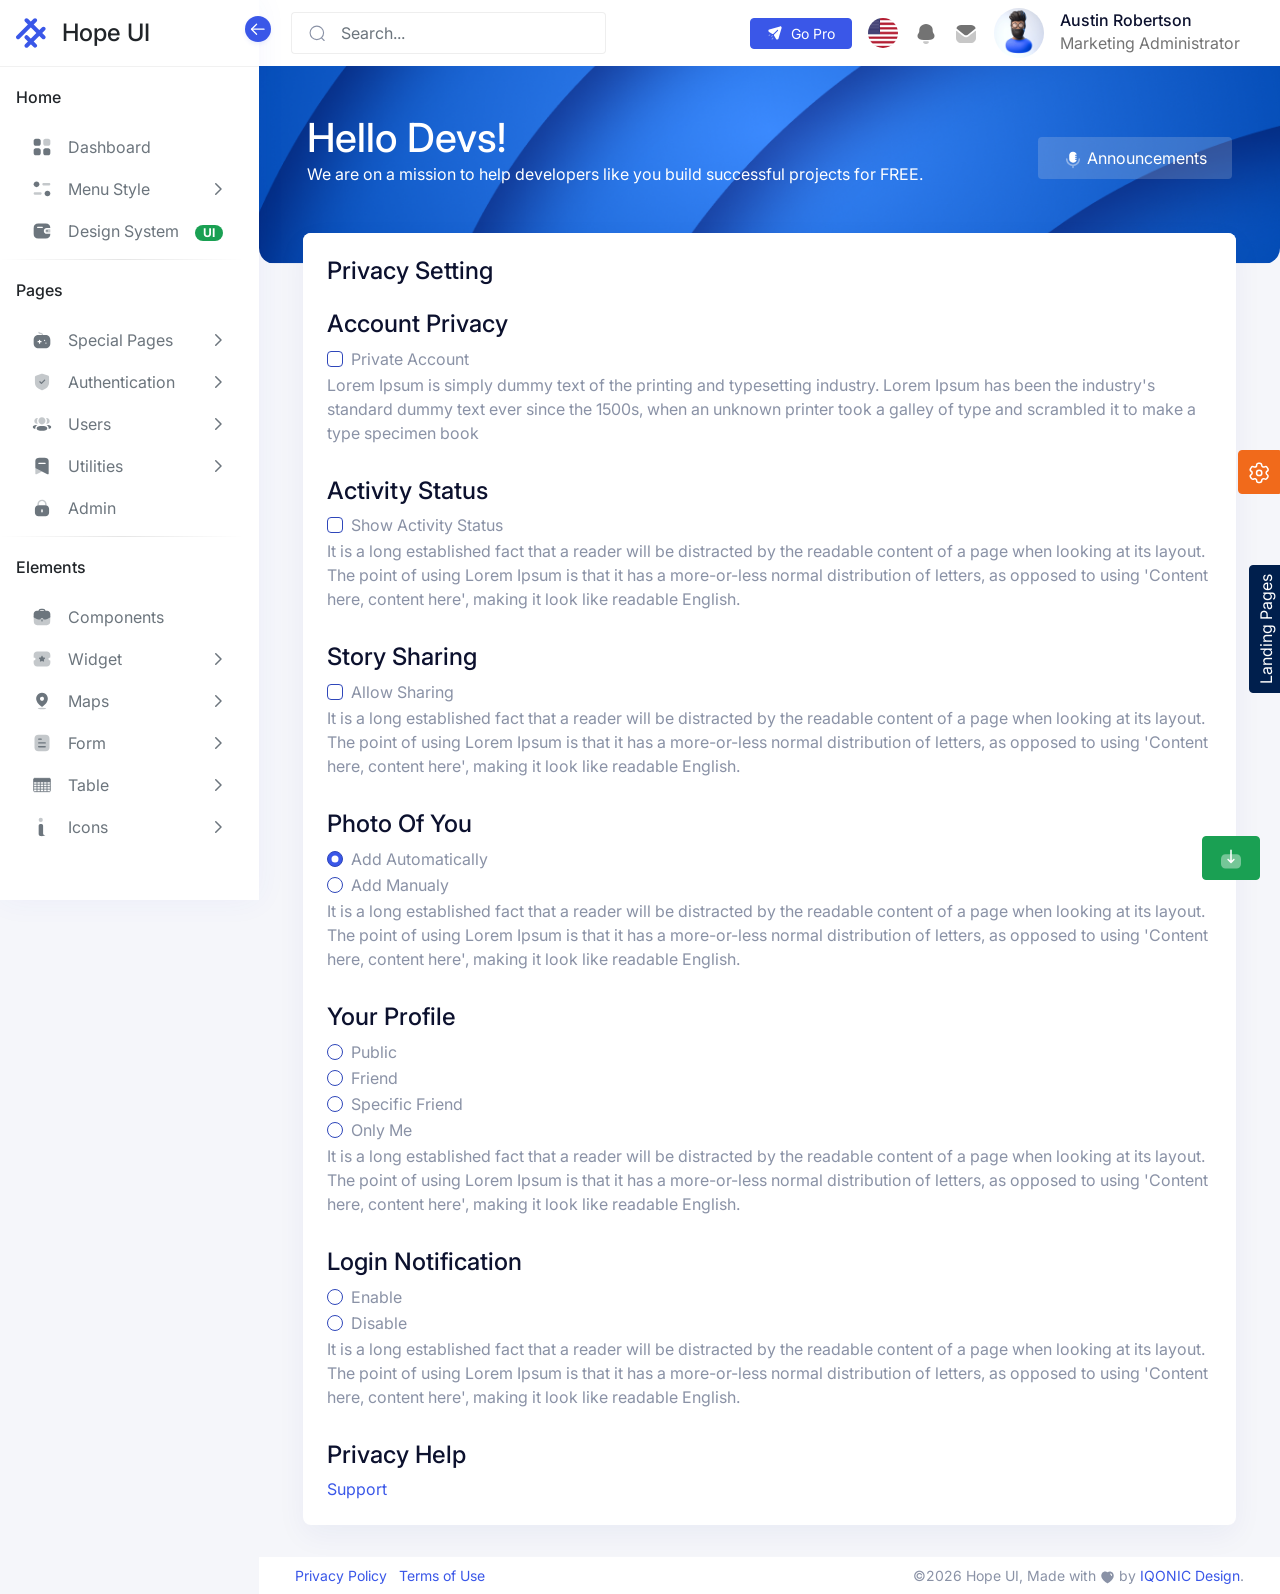
<file: dashboard/app/user-privacy-setting.html>
<!doctype html>
<html lang="en" dir="ltr">
  <head>
    <meta charset="utf-8">
      <meta name="viewport" content="width=device-width, initial-scale=1, shrink-to-fit=no">
      <title>Hope UI | Responsive Bootstrap 5 Admin Dashboard Template</title>
      
      <!-- Favicon -->
      <link rel="shortcut icon" href="../../assets/images/favicon.ico">
      
      <!-- Library / Plugin Css Build -->
      <link rel="stylesheet" href="../../assets/css/core/libs.min.css">
      
      
      <!-- Hope Ui Design System Css -->
      <link rel="stylesheet" href="../../assets/css/hope-ui.min.css?v=4.0.0">
      
      <!-- Custom Css -->
      <link rel="stylesheet" href="../../assets/css/custom.min.css?v=4.0.0">
      
      <!-- Dark Css -->
      <link rel="stylesheet" href="../../assets/css/dark.min.css">
      
      <!-- Customizer Css -->
      <link rel="stylesheet" href="../../assets/css/customizer.min.css">
      
      <!-- RTL Css -->
      <link rel="stylesheet" href="../../assets/css/rtl.min.css">
      
      
  </head>
  <body class="  ">
    <!-- loader Start -->
    <div id="loading">
      <div class="loader simple-loader">
          <div class="loader-body">
          </div>
      </div>    </div>
    <!-- loader END -->
    
    <aside class="sidebar sidebar-default sidebar-white sidebar-base navs-rounded-all ">
        <div class="sidebar-header d-flex align-items-center justify-content-start">
            <a href="../../dashboard/index.html" class="navbar-brand">
                
                <!--Logo start-->
                <div class="logo-main">
                    <div class="logo-normal">
                        <svg class=" icon-30" viewBox="0 0 30 30" fill="none" xmlns="http://www.w3.org/2000/svg">
                            <rect x="-0.757324" y="19.2427" width="28" height="4" rx="2" transform="rotate(-45 -0.757324 19.2427)" fill="currentColor"/>
                            <rect x="7.72803" y="27.728" width="28" height="4" rx="2" transform="rotate(-45 7.72803 27.728)" fill="currentColor"/>
                            <rect x="10.5366" y="16.3945" width="16" height="4" rx="2" transform="rotate(45 10.5366 16.3945)" fill="currentColor"/>
                            <rect x="10.5562" y="-0.556152" width="28" height="4" rx="2" transform="rotate(45 10.5562 -0.556152)" fill="currentColor"/>
                        </svg>
                    </div>
                    <div class="logo-mini">
                        <svg class=" icon-30" viewBox="0 0 30 30" fill="none" xmlns="http://www.w3.org/2000/svg">
                            <rect x="-0.757324" y="19.2427" width="28" height="4" rx="2" transform="rotate(-45 -0.757324 19.2427)" fill="currentColor"/>
                            <rect x="7.72803" y="27.728" width="28" height="4" rx="2" transform="rotate(-45 7.72803 27.728)" fill="currentColor"/>
                            <rect x="10.5366" y="16.3945" width="16" height="4" rx="2" transform="rotate(45 10.5366 16.3945)" fill="currentColor"/>
                            <rect x="10.5562" y="-0.556152" width="28" height="4" rx="2" transform="rotate(45 10.5562 -0.556152)" fill="currentColor"/>
                        </svg>
                    </div>
                </div>
                <!--logo End-->
                
                
                
                
                <h4 class="logo-title">Hope UI</h4>
            </a>
            <div class="sidebar-toggle" data-toggle="sidebar" data-active="true">
                <i class="icon">
                    <svg width="20" height="20" viewBox="0 0 24 24" fill="none" xmlns="http://www.w3.org/2000/svg">
                        <path d="M4.25 12.2744L19.25 12.2744" stroke="currentColor" stroke-width="1.5" stroke-linecap="round" stroke-linejoin="round"></path>
                        <path d="M10.2998 18.2988L4.2498 12.2748L10.2998 6.24976" stroke="currentColor" stroke-width="1.5" stroke-linecap="round" stroke-linejoin="round"></path>
                    </svg>
                </i>
            </div>
        </div>
        <div class="sidebar-body pt-0 data-scrollbar">
            <div class="sidebar-list">
                <!-- Sidebar Menu Start -->
                <ul class="navbar-nav iq-main-menu" id="sidebar-menu">
                    <li class="nav-item static-item">
                        <a class="nav-link static-item disabled" href="#" tabindex="-1">
                            <span class="default-icon">Home</span>
                            <span class="mini-icon">-</span>
                        </a>
                    </li>
                    <li class="nav-item">
                        <a class="nav-link " aria-current="page" href="../../dashboard/index.html">
                            <i class="icon">
                                <svg width="20" viewBox="0 0 24 24" fill="none" xmlns="http://www.w3.org/2000/svg" class="icon-20">
                                    <path opacity="0.4" d="M16.0756 2H19.4616C20.8639 2 22.0001 3.14585 22.0001 4.55996V7.97452C22.0001 9.38864 20.8639 10.5345 19.4616 10.5345H16.0756C14.6734 10.5345 13.5371 9.38864 13.5371 7.97452V4.55996C13.5371 3.14585 14.6734 2 16.0756 2Z" fill="currentColor"></path>
                                    <path fill-rule="evenodd" clip-rule="evenodd" d="M4.53852 2H7.92449C9.32676 2 10.463 3.14585 10.463 4.55996V7.97452C10.463 9.38864 9.32676 10.5345 7.92449 10.5345H4.53852C3.13626 10.5345 2 9.38864 2 7.97452V4.55996C2 3.14585 3.13626 2 4.53852 2ZM4.53852 13.4655H7.92449C9.32676 13.4655 10.463 14.6114 10.463 16.0255V19.44C10.463 20.8532 9.32676 22 7.92449 22H4.53852C3.13626 22 2 20.8532 2 19.44V16.0255C2 14.6114 3.13626 13.4655 4.53852 13.4655ZM19.4615 13.4655H16.0755C14.6732 13.4655 13.537 14.6114 13.537 16.0255V19.44C13.537 20.8532 14.6732 22 16.0755 22H19.4615C20.8637 22 22 20.8532 22 19.44V16.0255C22 14.6114 20.8637 13.4655 19.4615 13.4655Z" fill="currentColor"></path>
                                </svg>
                            </i>
                            <span class="item-name">Dashboard</span>
                        </a>
                    </li>
                    <li class="nav-item">
                        <a class="nav-link" data-bs-toggle="collapse" href="#horizontal-menu" role="button" aria-expanded="false" aria-controls="horizontal-menu">
                            <i class="icon">
                                
                                <svg width="20" viewBox="0 0 24 24" fill="none" xmlns="http://www.w3.org/2000/svg" class="icon-20">
                                    <path opacity="0.4" d="M10.0833 15.958H3.50777C2.67555 15.958 2 16.6217 2 17.4393C2 18.2559 2.67555 18.9207 3.50777 18.9207H10.0833C10.9155 18.9207 11.5911 18.2559 11.5911 17.4393C11.5911 16.6217 10.9155 15.958 10.0833 15.958Z" fill="currentColor"></path>
                                    <path opacity="0.4" d="M22.0001 6.37867C22.0001 5.56214 21.3246 4.89844 20.4934 4.89844H13.9179C13.0857 4.89844 12.4102 5.56214 12.4102 6.37867C12.4102 7.1963 13.0857 7.86 13.9179 7.86H20.4934C21.3246 7.86 22.0001 7.1963 22.0001 6.37867Z" fill="currentColor"></path>
                                    <path d="M8.87774 6.37856C8.87774 8.24523 7.33886 9.75821 5.43887 9.75821C3.53999 9.75821 2 8.24523 2 6.37856C2 4.51298 3.53999 3 5.43887 3C7.33886 3 8.87774 4.51298 8.87774 6.37856Z" fill="currentColor"></path>
                                    <path d="M21.9998 17.3992C21.9998 19.2648 20.4609 20.7777 18.5609 20.7777C16.6621 20.7777 15.1221 19.2648 15.1221 17.3992C15.1221 15.5325 16.6621 14.0195 18.5609 14.0195C20.4609 14.0195 21.9998 15.5325 21.9998 17.3992Z" fill="currentColor"></path>
                                </svg>
                            </i>
                            <span class="item-name">Menu Style</span>
                            <i class="right-icon">
                                <svg class="icon-18" xmlns="http://www.w3.org/2000/svg" width="18" fill="none" viewBox="0 0 24 24" stroke="currentColor">
                                    <path stroke-linecap="round" stroke-linejoin="round" stroke-width="2" d="M9 5l7 7-7 7" />
                                </svg>
                            </i>
                        </a>
                        <ul class="sub-nav collapse" id="horizontal-menu" data-bs-parent="#sidebar-menu">
                            <li class="nav-item">
                                <a class="nav-link " href="../../dashboard/index-horizontal.html">
                                  <i class="icon">
                                        <svg class="icon-10" xmlns="http://www.w3.org/2000/svg" width="10" viewBox="0 0 24 24" fill="currentColor">
                                            <g>
                                            <circle cx="12" cy="12" r="8" fill="currentColor"></circle>
                                            </g>
                                        </svg>
                                    </i>
                                  <i class="sidenav-mini-icon"> H </i>
                                  <span class="item-name"> Horizontal </span>
                                </a>
                            </li>
                            <li class="nav-item">
                                <a class="nav-link " href="../../dashboard/index-dual-horizontal.html">
                                    <i class="icon">
                                        <svg class="icon-10" xmlns="http://www.w3.org/2000/svg" width="10" viewBox="0 0 24 24" fill="currentColor">
                                            <g>
                                            <circle cx="12" cy="12" r="8" fill="currentColor"></circle>
                                            </g>
                                        </svg>
                                    </i>
                                    <i class="sidenav-mini-icon"> D </i>
                                    <span class="item-name">Dual Horizontal</span>
                                </a>
                            </li>
                            <li class="nav-item">
                                <a class="nav-link " href="../../dashboard/index-dual-compact.html">
                                    <i class="icon svg-icon">
                                        <svg class="icon-10" xmlns="http://www.w3.org/2000/svg" width="10" viewBox="0 0 24 24" fill="currentColor">
                                            <g>
                                            <circle cx="12" cy="12" r="8" fill="currentColor"></circle>
                                            </g>
                                        </svg>
                                    </i>
                                    <i class="sidenav-mini-icon"> D </i>                   
                                    <span class="item-name">Dual Compact</span>
                                </a>
                            </li>
                            <li class="nav-item">
                                <a class="nav-link " href="../../dashboard/index-boxed.html">
                                    <i class="icon">
                                        <svg class="icon-10" xmlns="http://www.w3.org/2000/svg" width="10" viewBox="0 0 24 24" fill="currentColor">
                                            <g>
                                            <circle cx="12" cy="12" r="8" fill="currentColor"></circle>
                                            </g>
                                        </svg>
                                    </i>
                                    <i class="sidenav-mini-icon"> B </i>
                                    <span class="item-name">Boxed Horizontal</span>
                                </a>
                            </li>
                            <li class="nav-item">
                                <a class="nav-link " href="../../dashboard/index-boxed-fancy.html">
                                    <i class="icon">
                                        <svg class="icon-10" xmlns="http://www.w3.org/2000/svg" width="10" viewBox="0 0 24 24" fill="currentColor">
                                            <g>
                                            <circle cx="12" cy="12" r="8" fill="currentColor"></circle>
                                            </g>
                                        </svg>
                                    </i>
                                    <i class="sidenav-mini-icon"> B </i>
                                    <span class="item-name">Boxed Fancy</span>
                                </a>
                            </li>
                        </ul>
                    </li>
                     <li class="nav-item">
                        <a class="nav-link" aria-current="page" href="https://templates.iqonic.design/hope-ui/html/dist/" target="_blank">
                            <i class="icon">
                                 <svg class="icon-20" width="20" viewBox="0 0 24 24" fill="none" xmlns="http://www.w3.org/2000/svg">
                                    <path fill-rule="evenodd" clip-rule="evenodd" d="M21.9964 8.37513H17.7618C15.7911 8.37859 14.1947 9.93514 14.1911 11.8566C14.1884 13.7823 15.7867 15.3458 17.7618 15.3484H22V15.6543C22 19.0136 19.9636 21 16.5173 21H7.48356C4.03644 21 2 19.0136 2 15.6543V8.33786C2 4.97862 4.03644 3 7.48356 3H16.5138C19.96 3 21.9964 4.97862 21.9964 8.33786V8.37513ZM6.73956 8.36733H12.3796H12.3831H12.3902C12.8124 8.36559 13.1538 8.03019 13.152 7.61765C13.1502 7.20598 12.8053 6.87318 12.3831 6.87491H6.73956C6.32 6.87664 5.97956 7.20858 5.97778 7.61852C5.976 8.03019 6.31733 8.36559 6.73956 8.36733Z" fill="currentColor"></path>
                                    <path opacity="0.4" d="M16.0374 12.2966C16.2465 13.2478 17.0805 13.917 18.0326 13.8996H21.2825C21.6787 13.8996 22 13.5715 22 13.166V10.6344C21.9991 10.2297 21.6787 9.90077 21.2825 9.8999H17.9561C16.8731 9.90338 15.9983 10.8024 16 11.9102C16 12.0398 16.0128 12.1695 16.0374 12.2966Z" fill="currentColor"></path>
                                    <circle cx="18" cy="11.8999" r="1" fill="currentColor"></circle>
                                </svg>
                                                         
                            </i>
                            <span class="item-name">Design System<span class="badge rounded-pill bg-success item-name">UI</span></span>
                        </a>
                    </li>
                    <li><hr class="hr-horizontal"></li>
                    <li class="nav-item static-item">
                        <a class="nav-link static-item disabled" href="#" tabindex="-1">
                            <span class="default-icon">Pages</span>
                            <span class="mini-icon">-</span>
                        </a>
                    </li>
                    <li class="nav-item">
                        <a class="nav-link" data-bs-toggle="collapse" href="#sidebar-special" role="button" aria-expanded="false" aria-controls="sidebar-special">
                            <i class="icon">
                                <svg class="icon-20"  width="20" viewBox="0 0 24 24" fill="none" xmlns="http://www.w3.org/2000/svg">
                                    <path opacity="0.4" d="M13.3051 5.88243V6.06547C12.8144 6.05584 12.3237 6.05584 11.8331 6.05584V5.89206C11.8331 5.22733 11.2737 4.68784 10.6064 4.68784H9.63482C8.52589 4.68784 7.62305 3.80152 7.62305 2.72254C7.62305 2.32755 7.95671 2 8.35906 2C8.77123 2 9.09508 2.32755 9.09508 2.72254C9.09508 3.01155 9.34042 3.24276 9.63482 3.24276H10.6064C12.0882 3.2524 13.2953 4.43736 13.3051 5.88243Z" fill="currentColor"></path>
                                    <path fill-rule="evenodd" clip-rule="evenodd" d="M15.164 6.08279C15.4791 6.08712 15.7949 6.09145 16.1119 6.09469C19.5172 6.09469 22 8.52241 22 11.875V16.1813C22 19.5339 19.5172 21.9616 16.1119 21.9616C14.7478 21.9905 13.3837 22.0001 12.0098 22.0001C10.6359 22.0001 9.25221 21.9905 7.88813 21.9616C4.48283 21.9616 2 19.5339 2 16.1813V11.875C2 8.52241 4.48283 6.09469 7.89794 6.09469C9.18351 6.07542 10.4985 6.05615 11.8332 6.05615C12.3238 6.05615 12.8145 6.05615 13.3052 6.06579C13.9238 6.06579 14.5425 6.07427 15.164 6.08279ZM10.8518 14.7459H9.82139V15.767C9.82139 16.162 9.48773 16.4896 9.08538 16.4896C8.67321 16.4896 8.34936 16.162 8.34936 15.767V14.7459H7.30913C6.90677 14.7459 6.57311 14.4279 6.57311 14.0233C6.57311 13.6283 6.90677 13.3008 7.30913 13.3008H8.34936V12.2892C8.34936 11.8942 8.67321 11.5667 9.08538 11.5667C9.48773 11.5667 9.82139 11.8942 9.82139 12.2892V13.3008H10.8518C11.2542 13.3008 11.5878 13.6283 11.5878 14.0233C11.5878 14.4279 11.2542 14.7459 10.8518 14.7459ZM15.0226 13.1177H15.1207C15.5231 13.1177 15.8567 12.7998 15.8567 12.3952C15.8567 12.0002 15.5231 11.6727 15.1207 11.6727H15.0226C14.6104 11.6727 14.2866 12.0002 14.2866 12.3952C14.2866 12.7998 14.6104 13.1177 15.0226 13.1177ZM16.7007 16.4318H16.7988C17.2012 16.4318 17.5348 16.1139 17.5348 15.7092C17.5348 15.3143 17.2012 14.9867 16.7988 14.9867H16.7007C16.2885 14.9867 15.9647 15.3143 15.9647 15.7092C15.9647 16.1139 16.2885 16.4318 16.7007 16.4318Z" fill="currentColor"></path>
                                </svg>
                            </i>
                            <span class="item-name">Special Pages</span>
                            <i class="right-icon">
                                <svg class="icon-18" xmlns="http://www.w3.org/2000/svg" width="18" fill="none" viewBox="0 0 24 24" stroke="currentColor">
                                    <path stroke-linecap="round" stroke-linejoin="round" stroke-width="2" d="M9 5l7 7-7 7" />
                                </svg>
                            </i>
                        </a>
                        <ul class="sub-nav collapse" id="sidebar-special" data-bs-parent="#sidebar-menu">
                            <li class="nav-item">
                                <a class="nav-link " href="../../dashboard/special-pages/billing.html">
                                  <i class="icon">
                                        <svg class="icon-10" xmlns="http://www.w3.org/2000/svg" width="10" viewBox="0 0 24 24" fill="currentColor">
                                            <g>
                                            <circle cx="12" cy="12" r="8" fill="currentColor"></circle>
                                            </g>
                                        </svg>
                                    </i>
                                  <i class="sidenav-mini-icon"> B </i>
                                  <span class="item-name">Billing</span>
                                </a>
                            </li>
                            <li class="nav-item">
                                <a class="nav-link " href="../../dashboard/special-pages/calender.html">
                                    <i class="icon">
                                        <svg class="icon-10" xmlns="http://www.w3.org/2000/svg" width="10" viewBox="0 0 24 24" fill="currentColor">
                                            <g>
                                            <circle cx="12" cy="12" r="8" fill="currentColor"></circle>
                                            </g>
                                        </svg>
                                    </i>
                                    <i class="sidenav-mini-icon"> C </i>
                                    <span class="item-name">Calender</span>
                                </a>
                            </li>
                            <li class="nav-item">
                                <a class="nav-link " href="../../dashboard/special-pages/kanban.html">
                                   <i class="icon">
                                        <svg class="icon-10" xmlns="http://www.w3.org/2000/svg" width="10" viewBox="0 0 24 24" fill="currentColor">
                                            <g>
                                            <circle cx="12" cy="12" r="8" fill="currentColor"></circle>
                                            </g>
                                        </svg>
                                    </i>
                                   <i class="sidenav-mini-icon"> K </i>
                                   <span class="item-name">kanban</span>
                                </a>
                            </li>
                            <li class="nav-item">
                                <a class="nav-link " href="../../dashboard/special-pages/pricing.html">
                                    <i class="icon">
                                        <svg class="icon-10" xmlns="http://www.w3.org/2000/svg" width="10" viewBox="0 0 24 24" fill="currentColor">
                                            <g>
                                            <circle cx="12" cy="12" r="8" fill="currentColor"></circle>
                                            </g>
                                        </svg>
                                    </i>
                                    <i class="sidenav-mini-icon"> P </i>
                                    <span class="item-name">Pricing</span>
                                </a>
                            </li>
                            <li class="nav-item">
                                <a class="nav-link " href="../../dashboard/special-pages/rtl-support.html">
                                    <i class="icon">
                                        <svg class="icon-10" xmlns="http://www.w3.org/2000/svg" width="10" viewBox="0 0 24 24" fill="currentColor">
                                            <g>
                                            <circle cx="12" cy="12" r="8" fill="currentColor"></circle>
                                            </g>
                                        </svg>
                                    </i>
                                    <i class="sidenav-mini-icon"> R </i>
                                    <span class="item-name">RTL Support</span>
                                </a>
                            </li>
                            <li class="nav-item">
                                <a class="nav-link " href="../../dashboard/special-pages/timeline.html">
                                    <i class="icon">
                                        <svg class="icon-10" xmlns="http://www.w3.org/2000/svg" width="10" viewBox="0 0 24 24" fill="currentColor">
                                            <g>
                                            <circle cx="12" cy="12" r="8" fill="currentColor"></circle>
                                            </g>
                                        </svg>
                                    </i>
                                    <i class="sidenav-mini-icon"> T </i>
                                    <span class="item-name">Timeline</span>
                                </a>
                            </li>
                        </ul>
                    </li>
                    <li class="nav-item">
                        <a class="nav-link" data-bs-toggle="collapse" href="#sidebar-auth" role="button" aria-expanded="false" aria-controls="sidebar-user">
                            <i class="icon">
                                <svg class="icon-20" width="20" viewBox="0 0 24 24" fill="none" xmlns="http://www.w3.org/2000/svg">
                                    <path opacity="0.4" d="M12.0865 22C11.9627 22 11.8388 21.9716 11.7271 21.9137L8.12599 20.0496C7.10415 19.5201 6.30481 18.9259 5.68063 18.2336C4.31449 16.7195 3.5544 14.776 3.54232 12.7599L3.50004 6.12426C3.495 5.35842 3.98931 4.67103 4.72826 4.41215L11.3405 2.10679C11.7331 1.96656 12.1711 1.9646 12.5707 2.09992L19.2081 4.32684C19.9511 4.57493 20.4535 5.25742 20.4575 6.02228L20.4998 12.6628C20.5129 14.676 19.779 16.6274 18.434 18.1581C17.8168 18.8602 17.0245 19.4632 16.0128 20.0025L12.4439 21.9088C12.3331 21.9686 12.2103 21.999 12.0865 22Z" fill="currentColor"></path>
                                    <path d="M11.3194 14.3209C11.1261 14.3219 10.9328 14.2523 10.7838 14.1091L8.86695 12.2656C8.57097 11.9793 8.56795 11.5145 8.86091 11.2262C9.15387 10.9369 9.63207 10.934 9.92906 11.2193L11.3083 12.5451L14.6758 9.22479C14.9698 8.93552 15.448 8.93258 15.744 9.21793C16.041 9.50426 16.044 9.97004 15.751 10.2574L11.8519 14.1022C11.7049 14.2474 11.5127 14.3199 11.3194 14.3209Z" fill="currentColor"></path>
                                </svg>
                            </i>
                            <span class="item-name">Authentication</span>
                            <i class="right-icon">
                                <svg class="icon-18" xmlns="http://www.w3.org/2000/svg" width="18" fill="none" viewBox="0 0 24 24" stroke="currentColor">
                                    <path stroke-linecap="round" stroke-linejoin="round" stroke-width="2" d="M9 5l7 7-7 7" />
                                </svg>
                            </i>
                        </a>
                        <ul class="sub-nav collapse" id="sidebar-auth" data-bs-parent="#sidebar-menu">
                            <li class="nav-item">
                                <a class="nav-link" href="../../dashboard/auth/sign-in.html">
                                    <i class="icon">
                                        <svg class="icon-10" xmlns="http://www.w3.org/2000/svg" width="10" viewBox="0 0 24 24" fill="currentColor">
                                            <g>
                                            <circle cx="12" cy="12" r="8" fill="currentColor"></circle>
                                            </g>
                                        </svg>
                                    </i>
                                    <i class="sidenav-mini-icon"> L </i>
                                    <span class="item-name">Login</span>
                                </a>
                            </li>
                            <li class="nav-item">
                                <a class="nav-link" href="../../dashboard/auth/sign-up.html">
                                    <i class="icon">
                                        <svg class="icon-10" xmlns="http://www.w3.org/2000/svg" width="10" viewBox="0 0 24 24" fill="currentColor">
                                            <g>
                                            <circle cx="12" cy="12" r="8" fill="currentColor"></circle>
                                            </g>
                                        </svg>
                                    </i>
                                    <i class="sidenav-mini-icon"> R </i>
                                    <span class="item-name">Register</span>
                                </a>
                            </li>
                            <li class="nav-item">
                                <a class="nav-link" href="../../dashboard/auth/confirm-mail.html">
                                    <i class="icon">
                                        <svg class="icon-10" xmlns="http://www.w3.org/2000/svg" width="10" viewBox="0 0 24 24" fill="currentColor">
                                            <g>
                                            <circle cx="12" cy="12" r="8" fill="currentColor"></circle>
                                            </g>
                                        </svg>
                                    </i>
                                    <i class="sidenav-mini-icon"> C </i>
                                    <span class="item-name">Confirm Mail</span>
                                </a>
                            </li>
                            <li class="nav-item">
                                <a class="nav-link" href="../../dashboard/auth/lock-screen.html">
                                    <i class="icon">
                                        <svg class="icon-10" xmlns="http://www.w3.org/2000/svg" width="10" viewBox="0 0 24 24" fill="currentColor">
                                            <g>
                                            <circle cx="12" cy="12" r="8" fill="currentColor"></circle>
                                            </g>
                                        </svg>
                                    </i>
                                    <i class="sidenav-mini-icon"> L </i>
                                    <span class="item-name">Lock Screen</span>
                                </a>
                            </li>
                            <li class="nav-item">
                                <a class="nav-link" href="../../dashboard/auth/recoverpw.html">
                                   <i class="icon">
                                        <svg class="icon-10" xmlns="http://www.w3.org/2000/svg" width="10" viewBox="0 0 24 24" fill="currentColor">
                                            <g>
                                            <circle cx="12" cy="12" r="8" fill="currentColor"></circle>
                                            </g>
                                        </svg>
                                    </i>
                                    <i class="sidenav-mini-icon"> R </i>
                                    <span class="item-name">Recover password</span>
                                </a>
                            </li>
                        </ul>
                    </li>
                    <li class="nav-item">
                        <a class="nav-link" data-bs-toggle="collapse" href="#sidebar-user" role="button" aria-expanded="false" aria-controls="sidebar-user">
                            <i class="icon">
                                <svg class="icon-20" width="20" viewBox="0 0 24 24" fill="none" xmlns="http://www.w3.org/2000/svg">
                                    <path d="M11.9488 14.54C8.49884 14.54 5.58789 15.1038 5.58789 17.2795C5.58789 19.4562 8.51765 20.0001 11.9488 20.0001C15.3988 20.0001 18.3098 19.4364 18.3098 17.2606C18.3098 15.084 15.38 14.54 11.9488 14.54Z" fill="currentColor"></path>
                                    <path opacity="0.4" d="M11.949 12.467C14.2851 12.467 16.1583 10.5831 16.1583 8.23351C16.1583 5.88306 14.2851 4 11.949 4C9.61293 4 7.73975 5.88306 7.73975 8.23351C7.73975 10.5831 9.61293 12.467 11.949 12.467Z" fill="currentColor"></path>
                                    <path opacity="0.4" d="M21.0881 9.21923C21.6925 6.84176 19.9205 4.70654 17.664 4.70654C17.4187 4.70654 17.1841 4.73356 16.9549 4.77949C16.9244 4.78669 16.8904 4.802 16.8725 4.82902C16.8519 4.86324 16.8671 4.90917 16.8895 4.93889C17.5673 5.89528 17.9568 7.0597 17.9568 8.30967C17.9568 9.50741 17.5996 10.6241 16.9728 11.5508C16.9083 11.6462 16.9656 11.775 17.0793 11.7948C17.2369 11.8227 17.3981 11.8371 17.5629 11.8416C19.2059 11.8849 20.6807 10.8213 21.0881 9.21923Z" fill="currentColor"></path>
                                    <path d="M22.8094 14.817C22.5086 14.1722 21.7824 13.73 20.6783 13.513C20.1572 13.3851 18.747 13.205 17.4352 13.2293C17.4155 13.232 17.4048 13.2455 17.403 13.2545C17.4003 13.2671 17.4057 13.2887 17.4316 13.3022C18.0378 13.6039 20.3811 14.916 20.0865 17.6834C20.074 17.8032 20.1698 17.9068 20.2888 17.8888C20.8655 17.8059 22.3492 17.4853 22.8094 16.4866C23.0637 15.9589 23.0637 15.3456 22.8094 14.817Z" fill="currentColor"></path>
                                    <path opacity="0.4" d="M7.04459 4.77973C6.81626 4.7329 6.58077 4.70679 6.33543 4.70679C4.07901 4.70679 2.30701 6.84201 2.9123 9.21947C3.31882 10.8216 4.79355 11.8851 6.43661 11.8419C6.60136 11.8374 6.76343 11.8221 6.92013 11.7951C7.03384 11.7753 7.09115 11.6465 7.02668 11.551C6.3999 10.6234 6.04263 9.50765 6.04263 8.30991C6.04263 7.05904 6.43303 5.89462 7.11085 4.93913C7.13234 4.90941 7.14845 4.86348 7.12696 4.82926C7.10906 4.80135 7.07593 4.78694 7.04459 4.77973Z" fill="currentColor"></path>
                                    <path d="M3.32156 13.5127C2.21752 13.7297 1.49225 14.1719 1.19139 14.8167C0.936203 15.3453 0.936203 15.9586 1.19139 16.4872C1.65163 17.4851 3.13531 17.8066 3.71195 17.8885C3.83104 17.9065 3.92595 17.8038 3.91342 17.6832C3.61883 14.9167 5.9621 13.6046 6.56918 13.3029C6.59425 13.2885 6.59962 13.2677 6.59694 13.2542C6.59515 13.2452 6.5853 13.2317 6.5656 13.2299C5.25294 13.2047 3.84358 13.3848 3.32156 13.5127Z" fill="currentColor"></path>
                                </svg>
                            </i>
                            <span class="item-name">Users</span>
                            <i class="right-icon">
                                <svg class="icon-18" xmlns="http://www.w3.org/2000/svg" width="18" fill="none" viewBox="0 0 24 24" stroke="currentColor">
                                    <path stroke-linecap="round" stroke-linejoin="round" stroke-width="2" d="M9 5l7 7-7 7" />
                                </svg>
                            </i>
                        </a>
                        <ul class="sub-nav collapse" id="sidebar-user" data-bs-parent="#sidebar-menu">
                            <li class="nav-item">
                                <a class="nav-link " href="../../dashboard/app/user-profile.html">
                                    <i class="icon">
                                        <svg class="icon-10" xmlns="http://www.w3.org/2000/svg" width="10" viewBox="0 0 24 24" fill="currentColor">
                                            <g>
                                            <circle cx="12" cy="12" r="8" fill="currentColor"></circle>
                                            </g>
                                        </svg>
                                    </i>
                                    <i class="sidenav-mini-icon"> U </i>
                                    <span class="item-name">User Profile</span>
                                </a>
                            </li>
                            <li class="nav-item">
                                <a class="nav-link " href="../../dashboard/app/user-add.html">
                                    <i class="icon">
                                        <svg class="icon-10" xmlns="http://www.w3.org/2000/svg" width="10" viewBox="0 0 24 24" fill="currentColor">
                                            <g>
                                            <circle cx="12" cy="12" r="8" fill="currentColor"></circle>
                                            </g>
                                        </svg>
                                    </i>
                                    <i class="sidenav-mini-icon"> A </i>
                                    <span class="item-name">Add User</span>
                                </a>
                            </li>
                            <li class="nav-item">
                                <a class="nav-link " href="../../dashboard/app/user-list.html">
                                    <i class="icon">
                                        <svg class="icon-10" xmlns="http://www.w3.org/2000/svg" width="10" viewBox="0 0 24 24" fill="currentColor">
                                            <g>
                                            <circle cx="12" cy="12" r="8" fill="currentColor"></circle>
                                            </g>
                                        </svg>
                                    </i>
                                    <i class="sidenav-mini-icon"> U </i>
                                    <span class="item-name">User List</span>
                                </a>
                            </li>
                        </ul>
                    </li>
                    <li class="nav-item">
                        <a class="nav-link" data-bs-toggle="collapse" href="#utilities-error" role="button" aria-expanded="false" aria-controls="utilities-error">
                            <i class="icon">
                                <svg class="icon-20" width="20" viewBox="0 0 24 24" fill="none" xmlns="http://www.w3.org/2000/svg">
                                    <path opacity="0.4" d="M11.9912 18.6215L5.49945 21.864C5.00921 22.1302 4.39768 21.9525 4.12348 21.4643C4.0434 21.3108 4.00106 21.1402 4 20.9668V13.7087C4 14.4283 4.40573 14.8725 5.47299 15.37L11.9912 18.6215Z" fill="currentColor"></path>
                                    <path fill-rule="evenodd" clip-rule="evenodd" d="M8.89526 2H15.0695C17.7773 2 19.9735 3.06605 20 5.79337V20.9668C19.9989 21.1374 19.9565 21.3051 19.8765 21.4554C19.7479 21.7007 19.5259 21.8827 19.2615 21.9598C18.997 22.0368 18.7128 22.0023 18.4741 21.8641L11.9912 18.6215L5.47299 15.3701C4.40573 14.8726 4 14.4284 4 13.7088V5.79337C4 3.06605 6.19625 2 8.89526 2ZM8.22492 9.62227H15.7486C16.1822 9.62227 16.5336 9.26828 16.5336 8.83162C16.5336 8.39495 16.1822 8.04096 15.7486 8.04096H8.22492C7.79137 8.04096 7.43991 8.39495 7.43991 8.83162C7.43991 9.26828 7.79137 9.62227 8.22492 9.62227Z" fill="currentColor"></path>
                                </svg>
                            </i>
                            <span class="item-name">Utilities</span>
                            <i class="right-icon">
                                <svg class="icon-18" xmlns="http://www.w3.org/2000/svg" width="18" fill="none" viewBox="0 0 24 24" stroke="currentColor">
                                    <path stroke-linecap="round" stroke-linejoin="round" stroke-width="2" d="M9 5l7 7-7 7" />
                                </svg>
                            </i>
                        </a>
                        <ul class="sub-nav collapse" id="utilities-error" data-bs-parent="#sidebar-menu">
                            <li class="nav-item">
                                <a class="nav-link " href="../../dashboard/errors/error404.html">
                                    <i class="icon">
                                        <svg class="icon-10" xmlns="http://www.w3.org/2000/svg" width="10" viewBox="0 0 24 24" fill="currentColor">
                                            <g>
                                            <circle cx="12" cy="12" r="8" fill="currentColor"></circle>
                                            </g>
                                        </svg>
                                    </i>
                                    <span class="item-name">Error 404</span>
                                </a>
                            </li>
                            <li class="nav-item">
                                <a class="nav-link " href="../../dashboard/errors/error500.html">
                                    <i class="icon">
                                        <svg class="icon-10" xmlns="http://www.w3.org/2000/svg" width="10" viewBox="0 0 24 24" fill="currentColor">
                                            <g>
                                            <circle cx="12" cy="12" r="8" fill="currentColor"></circle>
                                            </g>
                                        </svg>
                                    </i>
                                    <span class="item-name">Error 500</span>
                                </a>
                            </li>
                            <li class="nav-item">
                                <a class="nav-link " href="../../dashboard/errors/maintenance.html">
                                    <i class="icon">
                                        <svg  class="icon-10" xmlns="http://www.w3.org/2000/svg" width="10" viewBox="0 0 24 24" fill="currentColor">
                                            <g>
                                            <circle cx="12" cy="12" r="8" fill="currentColor"></circle>
                                            </g>
                                        </svg>
                                    </i>
                                    <span class="item-name">Maintenance</span>
                                </a>
                            </li>
                        </ul>
                    </li>
                    <li class="nav-item">
                        <a class="nav-link "  href="../../dashboard/admin.html">
                            <i class="icon">
                            <svg class="icon-20" width="20" viewBox="0 0 24 24" fill="none" xmlns="http://www.w3.org/2000/svg">
                            <path fill-rule="evenodd" clip-rule="evenodd" d="M7.7688 8.71387H16.2312C18.5886 8.71387 20.5 10.5831 20.5 12.8885V17.8254C20.5 20.1308 18.5886 22 16.2312 22H7.7688C5.41136 22 3.5 20.1308 3.5 17.8254V12.8885C3.5 10.5831 5.41136 8.71387 7.7688 8.71387ZM11.9949 17.3295C12.4928 17.3295 12.8891 16.9419 12.8891 16.455V14.2489C12.8891 13.772 12.4928 13.3844 11.9949 13.3844C11.5072 13.3844 11.1109 13.772 11.1109 14.2489V16.455C11.1109 16.9419 11.5072 17.3295 11.9949 17.3295Z" fill="currentColor"></path>
                            <path opacity="0.4" d="M17.523 7.39595V8.86667C17.1673 8.7673 16.7913 8.71761 16.4052 8.71761H15.7447V7.39595C15.7447 5.37868 14.0681 3.73903 12.0053 3.73903C9.94257 3.73903 8.26594 5.36874 8.25578 7.37608V8.71761H7.60545C7.20916 8.71761 6.83319 8.7673 6.47754 8.87661V7.39595C6.4877 4.41476 8.95692 2 11.985 2C15.0537 2 17.523 4.41476 17.523 7.39595Z" fill="currentColor"></path>
                            </svg>
                            </i>
                            <span class="item-name">Admin</span>
                        </a>
                    </li>
                    <li><hr class="hr-horizontal"></li>
                    <li class="nav-item static-item">
                        <a class="nav-link static-item disabled" href="#" tabindex="-1">
                            <span class="default-icon">Elements</span>
                            <span class="mini-icon">-</span>
                        </a>
                    </li>
                    <li class="nav-item">
                        <a class="nav-link" href="https://templates.iqonic.design/hope-ui/html/dist/#accordion">
                            <i class="icon">
                                 <svg class="icon-20" width="20" viewBox="0 0 24 24" fill="none" xmlns="http://www.w3.org/2000/svg">                                
                               <path opacity="0.4" d="M2 11.0786C2.05 13.4166 2.19 17.4156 2.21 17.8566C2.281 18.7996 2.642 19.7526 3.204 20.4246C3.986 21.3676 4.949 21.7886 6.292 21.7886C8.148 21.7986 10.194 21.7986 12.181 21.7986C14.176 21.7986 16.112 21.7986 17.747 21.7886C19.071 21.7886 20.064 21.3566 20.836 20.4246C21.398 19.7526 21.759 18.7896 21.81 17.8566C21.83 17.4856 21.93 13.1446 21.99 11.0786H2Z" fill="currentColor"></path>                                <path d="M11.2451 15.3843V16.6783C11.2451 17.0923 11.5811 17.4283 11.9951 17.4283C12.4091 17.4283 12.7451 17.0923 12.7451 16.6783V15.3843C12.7451 14.9703 12.4091 14.6343 11.9951 14.6343C11.5811 14.6343 11.2451 14.9703 11.2451 15.3843Z" fill="currentColor"></path>                                <path fill-rule="evenodd" clip-rule="evenodd" d="M10.211 14.5565C10.111 14.9195 9.762 15.1515 9.384 15.1015C6.833 14.7455 4.395 13.8405 2.337 12.4815C2.126 12.3435 2 12.1075 2 11.8555V8.38949C2 6.28949 3.712 4.58149 5.817 4.58149H7.784C7.972 3.12949 9.202 2.00049 10.704 2.00049H13.286C14.787 2.00049 16.018 3.12949 16.206 4.58149H18.183C20.282 4.58149 21.99 6.28949 21.99 8.38949V11.8555C21.99 12.1075 21.863 12.3425 21.654 12.4815C19.592 13.8465 17.144 14.7555 14.576 15.1105C14.541 15.1155 14.507 15.1175 14.473 15.1175C14.134 15.1175 13.831 14.8885 13.746 14.5525C13.544 13.7565 12.821 13.1995 11.99 13.1995C11.148 13.1995 10.433 13.7445 10.211 14.5565ZM13.286 3.50049H10.704C10.031 3.50049 9.469 3.96049 9.301 4.58149H14.688C14.52 3.96049 13.958 3.50049 13.286 3.50049Z" fill="currentColor">
                               </path></svg> 
                            </i>
                            <span class="item-name">Components</span>
                        </a>
                    </li>
                    <li class="nav-item">
                        <a class="nav-link" data-bs-toggle="collapse" href="#sidebar-widget" role="button" aria-expanded="false" aria-controls="sidebar-widget">
                            <i class="icon">
                                <svg class="icon-20" width="20" viewBox="0 0 24 24" fill="none" xmlns="http://www.w3.org/2000/svg">
                                    <path opacity="0.4" d="M21.25 13.4764C20.429 13.4764 19.761 12.8145 19.761 12.001C19.761 11.1865 20.429 10.5246 21.25 10.5246C21.449 10.5246 21.64 10.4463 21.78 10.3076C21.921 10.1679 22 9.97864 22 9.78146L21.999 7.10415C21.999 4.84102 20.14 3 17.856 3H6.144C3.86 3 2.001 4.84102 2.001 7.10415L2 9.86766C2 10.0648 2.079 10.2541 2.22 10.3938C2.36 10.5325 2.551 10.6108 2.75 10.6108C3.599 10.6108 4.239 11.2083 4.239 12.001C4.239 12.8145 3.571 13.4764 2.75 13.4764C2.336 13.4764 2 13.8093 2 14.2195V16.8949C2 19.158 3.858 21 6.143 21H17.857C20.142 21 22 19.158 22 16.8949V14.2195C22 13.8093 21.664 13.4764 21.25 13.4764Z" fill="currentColor"></path>
                                    <path d="M15.4303 11.5887L14.2513 12.7367L14.5303 14.3597C14.5783 14.6407 14.4653 14.9177 14.2343 15.0837C14.0053 15.2517 13.7063 15.2727 13.4543 15.1387L11.9993 14.3737L10.5413 15.1397C10.4333 15.1967 10.3153 15.2267 10.1983 15.2267C10.0453 15.2267 9.89434 15.1787 9.76434 15.0847C9.53434 14.9177 9.42134 14.6407 9.46934 14.3597L9.74734 12.7367L8.56834 11.5887C8.36434 11.3907 8.29334 11.0997 8.38134 10.8287C8.47034 10.5587 8.70034 10.3667 8.98134 10.3267L10.6073 10.0897L11.3363 8.61268C11.4633 8.35868 11.7173 8.20068 11.9993 8.20068H12.0013C12.2843 8.20168 12.5383 8.35968 12.6633 8.61368L13.3923 10.0897L15.0213 10.3277C15.2993 10.3667 15.5293 10.5587 15.6173 10.8287C15.7063 11.0997 15.6353 11.3907 15.4303 11.5887Z" fill="currentColor"></path>
                                </svg>
                            </i>
                            <span class="item-name">widget</span>
                            <i class="right-icon">
                                <svg class="icon-18" xmlns="http://www.w3.org/2000/svg" width="18" fill="none" viewBox="0 0 24 24" stroke="currentColor">
                                    <path stroke-linecap="round" stroke-linejoin="round" stroke-width="2" d="M9 5l7 7-7 7" />
                                </svg>
                            </i>
                        </a>
                        <ul class="sub-nav collapse" id="sidebar-widget" data-bs-parent="#sidebar-menu">
                            <li class="nav-item">
                                <a class="nav-link " href="../../dashboard/widget/widgetbasic.html">
                                    <i class="icon">
                                        <svg class="icon-10" xmlns="http://www.w3.org/2000/svg" width="10" viewBox="0 0 24 24" fill="currentColor">
                                            <g>
                                            <circle cx="12" cy="12" r="8" fill="currentColor"></circle>
                                            </g>
                                        </svg>
                                    </i>
                                    <i class="sidenav-mini-icon"> W </i>
                                    <span class="item-name">Widget Basic</span>
                                </a>
                            </li>
                            <li class="nav-item">
                                <a class="nav-link " href="../../dashboard/widget/widgetchart.html">
                                    <i class="icon">
                                        <svg class="icon-10" xmlns="http://www.w3.org/2000/svg" width="10" viewBox="0 0 24 24" fill="currentColor">
                                            <g>
                                            <circle cx="12" cy="12" r="8" fill="currentColor"></circle>
                                            </g>
                                        </svg>
                                    </i>
                                    <i class="sidenav-mini-icon"> W </i>
                                    <span class="item-name">Widget Chart</span>
                                </a>
                            </li>
                             <li class="nav-item">
                                <a class="nav-link " href="../../dashboard/widget/widgetcard.html">
                                    <i class="icon">
                                        <svg class="icon-10" xmlns="http://www.w3.org/2000/svg" width="10" viewBox="0 0 24 24" fill="currentColor">
                                            <g>
                                            <circle cx="12" cy="12" r="8" fill="currentColor"></circle>
                                            </g>
                                        </svg>
                                    </i>
                                    <i class="sidenav-mini-icon"> W </i>
                                    <span class="item-name">Widget Card</span>
                                </a>
                            </li>
                        </ul>
                    </li>
                    <li class="nav-item">
                        <a class="nav-link" data-bs-toggle="collapse" href="#sidebar-maps" role="button" aria-expanded="false" aria-controls="sidebar-maps">
                            <i class="icon">
                                <svg class="icon-20" width="20" viewBox="0 0 24 24" fill="none" xmlns="http://www.w3.org/2000/svg">
                                    <path fill-rule="evenodd" clip-rule="evenodd" d="M8.53162 2.93677C10.7165 1.66727 13.402 1.68946 15.5664 2.99489C17.7095 4.32691 19.012 6.70418 18.9998 9.26144C18.95 11.8019 17.5533 14.19 15.8075 16.0361C14.7998 17.1064 13.6726 18.0528 12.4488 18.856C12.3228 18.9289 12.1848 18.9777 12.0415 19C11.9036 18.9941 11.7693 18.9534 11.6508 18.8814C9.78243 17.6746 8.14334 16.134 6.81233 14.334C5.69859 12.8314 5.06584 11.016 5 9.13442C4.99856 6.57225 6.34677 4.20627 8.53162 2.93677ZM9.79416 10.1948C10.1617 11.1008 11.0292 11.6918 11.9916 11.6918C12.6221 11.6964 13.2282 11.4438 13.6748 10.9905C14.1214 10.5371 14.3715 9.92064 14.3692 9.27838C14.3726 8.29804 13.7955 7.41231 12.9073 7.03477C12.0191 6.65723 10.995 6.86235 10.3133 7.55435C9.63159 8.24635 9.42664 9.28872 9.79416 10.1948Z" fill="currentColor"></path>
                                    <ellipse opacity="0.4" cx="12" cy="21" rx="5" ry="1" fill="currentColor"></ellipse>
                                </svg>
                            </i>
                            <span class="item-name">Maps</span>
                            <i class="right-icon">
                                <svg class="icon-18" xmlns="http://www.w3.org/2000/svg" width="18" fill="none" viewBox="0 0 24 24" stroke="currentColor">
                                    <path stroke-linecap="round" stroke-linejoin="round" stroke-width="2" d="M9 5l7 7-7 7" />
                                </svg>
                            </i>
                        </a>
                        <ul class="sub-nav collapse" id="sidebar-maps" data-bs-parent="#sidebar-menu">
                            <li class="nav-item">
                                <a class="nav-link " href="../../dashboard/maps/google.html">
                                    <i class="icon">
                                        <svg class="icon-10" xmlns="http://www.w3.org/2000/svg" width="10" viewBox="0 0 24 24" fill="currentColor">
                                            <g>
                                            <circle cx="12" cy="12" r="8" fill="currentColor"></circle>
                                            </g>
                                        </svg>
                                    </i>
                                    <i class="sidenav-mini-icon"> G </i>
                                    <span class="item-name">Google</span>
                                </a>
                            </li>
                            <li class="nav-item">
                                <a class="nav-link " href="../../dashboard/maps/vector.html">
                                   <i class="icon">
                                        <svg class="icon-10" xmlns="http://www.w3.org/2000/svg" width="10" viewBox="0 0 24 24" fill="currentColor">
                                            <g>
                                            <circle cx="12" cy="12" r="8" fill="currentColor"></circle>
                                            </g>
                                        </svg>
                                    </i>
                                    <i class="sidenav-mini-icon"> V </i>
                                    <span class="item-name">Vector</span>
                                </a>
                            </li>
                        </ul>
                    </li>
                    <li class="nav-item">
                        <a class="nav-link" data-bs-toggle="collapse" href="#sidebar-form" role="button" aria-expanded="false" aria-controls="sidebar-form">
                            <i class="icon">
                                <svg class="icon-20" width="20" viewBox="0 0 24 24" fill="none" xmlns="http://www.w3.org/2000/svg">
                                    <path opacity="0.4" d="M16.191 2H7.81C4.77 2 3 3.78 3 6.83V17.16C3 20.26 4.77 22 7.81 22H16.191C19.28 22 21 20.26 21 17.16V6.83C21 3.78 19.28 2 16.191 2Z" fill="currentColor"></path>
                                    <path fill-rule="evenodd" clip-rule="evenodd" d="M8.07996 6.6499V6.6599C7.64896 6.6599 7.29996 7.0099 7.29996 7.4399C7.29996 7.8699 7.64896 8.2199 8.07996 8.2199H11.069C11.5 8.2199 11.85 7.8699 11.85 7.4289C11.85 6.9999 11.5 6.6499 11.069 6.6499H8.07996ZM15.92 12.7399H8.07996C7.64896 12.7399 7.29996 12.3899 7.29996 11.9599C7.29996 11.5299 7.64896 11.1789 8.07996 11.1789H15.92C16.35 11.1789 16.7 11.5299 16.7 11.9599C16.7 12.3899 16.35 12.7399 15.92 12.7399ZM15.92 17.3099H8.07996C7.77996 17.3499 7.48996 17.1999 7.32996 16.9499C7.16996 16.6899 7.16996 16.3599 7.32996 16.1099C7.48996 15.8499 7.77996 15.7099 8.07996 15.7399H15.92C16.319 15.7799 16.62 16.1199 16.62 16.5299C16.62 16.9289 16.319 17.2699 15.92 17.3099Z" fill="currentColor"></path>
                                </svg>
                            </i>
                            <span class="item-name">Form</span>
                            <i class="right-icon">
                                <svg class="icon-18" xmlns="http://www.w3.org/2000/svg" width="18" fill="none" viewBox="0 0 24 24" stroke="currentColor">
                                    <path stroke-linecap="round" stroke-linejoin="round" stroke-width="2" d="M9 5l7 7-7 7" />
                                </svg>
                            </i>
                        </a>
                        <ul class="sub-nav collapse" id="sidebar-form" data-bs-parent="#sidebar-menu">
                            <li class="nav-item">
                                <a class="nav-link " href="../../dashboard/form/form-element.html">
                                   <i class="icon">
                                        <svg class="icon-10" xmlns="http://www.w3.org/2000/svg" width="10" viewBox="0 0 24 24" fill="currentColor">
                                            <g>
                                            <circle cx="12" cy="12" r="8" fill="currentColor"></circle>
                                            </g>
                                        </svg>
                                    </i>
                                   <i class="sidenav-mini-icon"> E </i>
                                   <span class="item-name">Elements</span>
                                </a>
                            </li>
                            <li class="nav-item">
                                <a class="nav-link " href="../../dashboard/form/form-wizard.html">
                                    <i class="icon">
                                        <svg class="icon-10" xmlns="http://www.w3.org/2000/svg" width="10" viewBox="0 0 24 24" fill="currentColor">
                                            <g>
                                            <circle cx="12" cy="12" r="8" fill="currentColor"></circle>
                                            </g>
                                        </svg>
                                    </i>
                                    <i class="sidenav-mini-icon"> W </i>
                                    <span class="item-name">Wizard</span>
                                </a>
                            </li>
                            <li class="nav-item">
                                <a class="nav-link " href="../../dashboard/form/form-validation.html">
                                    <i class="icon">
                                        <svg class="icon-10" xmlns="http://www.w3.org/2000/svg" width="10" viewBox="0 0 24 24" fill="currentColor">
                                            <g>
                                            <circle cx="12" cy="12" r="8" fill="currentColor"></circle>
                                            </g>
                                        </svg>
                                    </i>
                                    <i class="sidenav-mini-icon"> V </i>
                                    <span class="item-name">Validation</span>
                                </a>
                            </li>
                        </ul>
                    </li>
                    <li class="nav-item">
                        <a class="nav-link" data-bs-toggle="collapse" href="#sidebar-table" role="button" aria-expanded="false" aria-controls="sidebar-table">
                            <i class="icon">
                                <svg class="icon-20" xmlns="http://www.w3.org/2000/svg" width="20"  viewBox="0 0 24 24" fill="none">
                                    <path d="M2 5C2 4.44772 2.44772 4 3 4H8.66667H21C21.5523 4 22 4.44772 22 5V8H15.3333H8.66667H2V5Z" fill="currentColor" stroke="currentColor"/>
                                    <path d="M6 8H2V11M6 8V20M6 8H14M6 20H3C2.44772 20 2 19.5523 2 19V11M6 20H14M14 8H22V11M14 8V20M14 20H21C21.5523 20 22 19.5523 22 19V11M2 11H22M2 14H22M2 17H22M10 8V20M18 8V20" stroke="currentColor"/>
                                </svg>
                            </i>
                            <span class="item-name">Table</span>
                            <i class="right-icon">
                                <svg class="icon-18" xmlns="http://www.w3.org/2000/svg" width="18" fill="none" viewBox="0 0 24 24" stroke="currentColor">
                                    <path stroke-linecap="round" stroke-linejoin="round" stroke-width="2" d="M9 5l7 7-7 7" />
                                </svg>
                            </i>
                        </a>
                        <ul class="sub-nav collapse" id="sidebar-table" data-bs-parent="#sidebar-menu">
                            <li class="nav-item">
                                <a class="nav-link " href="../../dashboard/table/bootstrap-table.html">
                                    <i class="icon">
                                        <svg class="icon-10" xmlns="http://www.w3.org/2000/svg" width="10" viewBox="0 0 24 24" fill="currentColor">
                                            <g>
                                            <circle cx="12" cy="12" r="8" fill="currentColor"></circle>
                                            </g>
                                        </svg>
                                    </i>
                                    <i class="sidenav-mini-icon"> B </i>
                                    <span class="item-name">Bootstrap Table</span>
                                </a>
                            </li>
                            <li class="nav-item">
                                <a class="nav-link " href="../../dashboard/table/table-data.html">
                                   <i class="icon">
                                        <svg class="icon-10" xmlns="http://www.w3.org/2000/svg" width="10" viewBox="0 0 24 24" fill="currentColor">
                                            <g>
                                            <circle cx="12" cy="12" r="8" fill="currentColor"></circle>
                                            </g>
                                        </svg>
                                    </i>
                                   <i class="sidenav-mini-icon"> D </i>
                                   <span class="item-name">Datatable</span>
                                </a>
                            </li>
                        </ul>
                    </li>
                    <li class="nav-item mb-5">
                        <a class="nav-link" data-bs-toggle="collapse" href="#sidebar-icons" role="button" aria-expanded="false" aria-controls="sidebar-icons">
                            <i class="icon">
                                <svg class="icon-20" xmlns="http://www.w3.org/2000/svg" width="20" viewBox="0 0 24 24" fill="currentColor">
                                    <path d="M8 10.5378C8 9.43327 8.89543 8.53784 10 8.53784H11.3333C12.4379 8.53784 13.3333 9.43327 13.3333 10.5378V19.8285C13.3333 20.9331 14.2288 21.8285 15.3333 21.8285H16C16 21.8285 12.7624 23.323 10.6667 22.9361C10.1372 22.8384 9.52234 22.5913 9.01654 22.3553C8.37357 22.0553 8 21.3927 8 20.6832V10.5378Z" fill="currentColor"/>
                                    <rect opacity="0.4" x="8" y="1" width="5" height="5" rx="2.5" fill="currentColor"/>
                                </svg>
                            </i>
                            <span class="item-name">Icons</span>
                            <i class="right-icon">
                                <svg class="icon-18" xmlns="http://www.w3.org/2000/svg" width="18" fill="none" viewBox="0 0 24 24" stroke="currentColor">
                                    <path stroke-linecap="round" stroke-linejoin="round" stroke-width="2" d="M9 5l7 7-7 7" />
                                </svg>
                            </i>
                        </a>
                        <ul class="sub-nav collapse" id="sidebar-icons" data-bs-parent="#sidebar-menu">
                            <li class="nav-item">
                                <a class="nav-link " href="../../dashboard/icons/solid.html">
                                    <i class="icon">
                                        <svg class="icon-10" xmlns="http://www.w3.org/2000/svg" width="10" viewBox="0 0 24 24" fill="currentColor">
                                            <g>
                                            <circle cx="12" cy="12" r="8" fill="currentColor"></circle>
                                            </g>
                                        </svg>
                                    </i>
                                    <i class="sidenav-mini-icon"> S </i>
                                     <span class="item-name">Solid</span>
                                </a>
                            </li>
                            <li class="nav-item">
                                <a class="nav-link " href="../../dashboard/icons/outline.html">
                                    <i class="icon">
                                        <svg class="icon-10" xmlns="http://www.w3.org/2000/svg" width="10" viewBox="0 0 24 24" fill="currentColor">
                                            <g>
                                            <circle cx="12" cy="12" r="8" fill="currentColor"></circle>
                                            </g>
                                        </svg>
                                    </i>
                                    <i class="sidenav-mini-icon"> O </i>
                                     <span class="item-name">Outlined</span></a>
                            </li>
                            <li class="nav-item">
                                <a class="nav-link " href="../../dashboard/icons/dual-tone.html">
                                   <i class="icon">
                                        <svg class="icon-10" xmlns="http://www.w3.org/2000/svg" width="10" viewBox="0 0 24 24" fill="currentColor">
                                            <g>
                                            <circle cx="12" cy="12" r="8" fill="currentColor"></circle>
                                            </g>
                                        </svg>
                                    </i>
                                    <i class="sidenav-mini-icon"> D </i>
                                     <span class="item-name">Dual Tone</span>
                                </a>
                            </li>
                        </ul>
                    </li>
                </ul>
                <!-- Sidebar Menu End -->        </div>
        </div>
        <div class="sidebar-footer"></div>
    </aside>    <main class="main-content">
      <div class="position-relative iq-banner">
        <!--Nav Start-->
        <nav class="nav navbar navbar-expand-lg navbar-light iq-navbar">
          <div class="container-fluid navbar-inner">
            <a href="../../dashboard/index.html" class="navbar-brand">
                
                <!--Logo start-->
                <div class="logo-main">
                    <div class="logo-normal">
                        <svg class="text-primary icon-30" viewBox="0 0 30 30" fill="none" xmlns="http://www.w3.org/2000/svg">
                            <rect x="-0.757324" y="19.2427" width="28" height="4" rx="2" transform="rotate(-45 -0.757324 19.2427)" fill="currentColor"/>
                            <rect x="7.72803" y="27.728" width="28" height="4" rx="2" transform="rotate(-45 7.72803 27.728)" fill="currentColor"/>
                            <rect x="10.5366" y="16.3945" width="16" height="4" rx="2" transform="rotate(45 10.5366 16.3945)" fill="currentColor"/>
                            <rect x="10.5562" y="-0.556152" width="28" height="4" rx="2" transform="rotate(45 10.5562 -0.556152)" fill="currentColor"/>
                        </svg>
                    </div>
                    <div class="logo-mini">
                        <svg class="text-primary icon-30" viewBox="0 0 30 30" fill="none" xmlns="http://www.w3.org/2000/svg">
                            <rect x="-0.757324" y="19.2427" width="28" height="4" rx="2" transform="rotate(-45 -0.757324 19.2427)" fill="currentColor"/>
                            <rect x="7.72803" y="27.728" width="28" height="4" rx="2" transform="rotate(-45 7.72803 27.728)" fill="currentColor"/>
                            <rect x="10.5366" y="16.3945" width="16" height="4" rx="2" transform="rotate(45 10.5366 16.3945)" fill="currentColor"/>
                            <rect x="10.5562" y="-0.556152" width="28" height="4" rx="2" transform="rotate(45 10.5562 -0.556152)" fill="currentColor"/>
                        </svg>
                    </div>
                </div>
                <!--logo End-->
                
                
                
                
                <h4 class="logo-title">Hope UI</h4>
            </a>
            <div class="sidebar-toggle" data-toggle="sidebar" data-active="true">
                <i class="icon">
                 <svg  width="20px" class="icon-20" viewBox="0 0 24 24">
                    <path fill="currentColor" d="M4,11V13H16L10.5,18.5L11.92,19.92L19.84,12L11.92,4.08L10.5,5.5L16,11H4Z" />
                </svg>
                </i>
            </div>
            <div class="input-group search-input">
              <span class="input-group-text" id="search-input">
                <svg class="icon-18" width="18" viewBox="0 0 24 24" fill="none" xmlns="http://www.w3.org/2000/svg">
                    <circle cx="11.7669" cy="11.7666" r="8.98856" stroke="currentColor" stroke-width="1.5" stroke-linecap="round" stroke-linejoin="round"></circle>
                    <path d="M18.0186 18.4851L21.5426 22" stroke="currentColor" stroke-width="1.5" stroke-linecap="round" stroke-linejoin="round"></path>
                </svg>
              </span>
              <input type="search" class="form-control" placeholder="Search...">
            </div>
            <button class="navbar-toggler" type="button" data-bs-toggle="collapse" data-bs-target="#navbarSupportedContent" aria-controls="navbarSupportedContent" aria-expanded="false" aria-label="Toggle navigation">
              <span class="navbar-toggler-icon">
                  <span class="mt-2 navbar-toggler-bar bar1"></span>
                  <span class="navbar-toggler-bar bar2"></span>
                  <span class="navbar-toggler-bar bar3"></span>
                </span>
            </button>
            <div class="collapse navbar-collapse" id="navbarSupportedContent">
              <ul class="mb-2 navbar-nav ms-auto align-items-center navbar-list mb-lg-0">
                <li class="me-0 me-xl-2">
                  <a class="btn btn-primary btn-sm d-flex gap-2 align-items-center" aria-current="page" href="http://hopeui.iqonic.design/pro?utm_source=hopeui-free-demo&utm_medium=hopeui-free-demo&utm_campaign=hopeui-pro-launch" target="_blank">
                    <svg class="icon-16" width="16" viewBox="0 0 24 24" fill="none" xmlns="http://www.w3.org/2000/svg">
                      <path d="M21.4274 2.5783C20.9274 2.0673 20.1874 1.8783 19.4974 2.0783L3.40742 6.7273C2.67942 6.9293 2.16342 7.5063 2.02442 8.2383C1.88242 8.9843 2.37842 9.9323 3.02642 10.3283L8.05742 13.4003C8.57342 13.7163 9.23942 13.6373 9.66642 13.2093L15.4274 7.4483C15.7174 7.1473 16.1974 7.1473 16.4874 7.4483C16.7774 7.7373 16.7774 8.2083 16.4874 8.5083L10.7164 14.2693C10.2884 14.6973 10.2084 15.3613 10.5234 15.8783L13.5974 20.9283C13.9574 21.5273 14.5774 21.8683 15.2574 21.8683C15.3374 21.8683 15.4274 21.8683 15.5074 21.8573C16.2874 21.7583 16.9074 21.2273 17.1374 20.4773L21.9074 4.5083C22.1174 3.8283 21.9274 3.0883 21.4274 2.5783Z" fill="currentColor"></path>
                      <path opacity="0.4" fill-rule="evenodd" clip-rule="evenodd" d="M3.01049 16.8079C2.81849 16.8079 2.62649 16.7349 2.48049 16.5879C2.18749 16.2949 2.18749 15.8209 2.48049 15.5279L3.84549 14.1619C4.13849 13.8699 4.61349 13.8699 4.90649 14.1619C5.19849 14.4549 5.19849 14.9299 4.90649 15.2229L3.54049 16.5879C3.39449 16.7349 3.20249 16.8079 3.01049 16.8079ZM6.77169 18.0003C6.57969 18.0003 6.38769 17.9273 6.24169 17.7803C5.94869 17.4873 5.94869 17.0133 6.24169 16.7203L7.60669 15.3543C7.89969 15.0623 8.37469 15.0623 8.66769 15.3543C8.95969 15.6473 8.95969 16.1223 8.66769 16.4153L7.30169 17.7803C7.15569 17.9273 6.96369 18.0003 6.77169 18.0003ZM7.02539 21.5683C7.17139 21.7153 7.36339 21.7883 7.55539 21.7883C7.74739 21.7883 7.93939 21.7153 8.08539 21.5683L9.45139 20.2033C9.74339 19.9103 9.74339 19.4353 9.45139 19.1423C9.15839 18.8503 8.68339 18.8503 8.39039 19.1423L7.02539 20.5083C6.73239 20.8013 6.73239 21.2753 7.02539 21.5683Z" fill="currentColor"></path>
                    </svg>
                    Go Pro
                  </a>
                </li>
                <li class="nav-item dropdown">
                    <a href="#" class="search-toggle nav-link" id="dropdownMenuButton2" data-bs-toggle="dropdown" aria-haspopup="true" aria-expanded="false">
                    <img src="../../assets/images/Flag/flag001.png" class="img-fluid rounded-circle" alt="user" style="height: 30px; min-width: 30px; width: 30px;">
                    <span class="bg-primary"></span>
                    </a>
                    <div class="p-0 sub-drop dropdown-menu dropdown-menu-end" aria-labelledby="dropdownMenuButton2">
                        <div class="m-0 border-0 shadow-none card">
                            <div class="p-0 ">
                                <ul class="p-0 list-group list-group-flush">
                                    <li class="iq-sub-card list-group-item"><a class="p-0" href="#"><img src="../../assets/images/Flag/flag-03.png" alt="img-flaf" class="img-fluid me-2" style="width: 15px;height: 15px;min-width: 15px;"/>Spanish</a></li>
                                    <li class="iq-sub-card list-group-item"><a class="p-0" href="#"><img src="../../assets/images/Flag/flag-04.png" alt="img-flaf" class="img-fluid me-2" style="width: 15px;height: 15px;min-width: 15px;"/>Italian</a></li>
                                    <li class="iq-sub-card list-group-item"><a class="p-0" href="#"><img src="../../assets/images/Flag/flag-02.png" alt="img-flaf" class="img-fluid me-2" style="width: 15px;height: 15px;min-width: 15px;"/>French</a></li>
                                    <li class="iq-sub-card list-group-item"><a class="p-0" href="#"><img src="../../assets/images/Flag/flag-05.png" alt="img-flaf" class="img-fluid me-2" style="width: 15px;height: 15px;min-width: 15px;"/>German</a></li>
                                    <li class="iq-sub-card list-group-item"><a class="p-0" href="#"><img src="../../assets/images/Flag/flag-06.png" alt="img-flaf" class="img-fluid me-2" style="width: 15px;height: 15px;min-width: 15px;"/>Japanese</a></li>
                                </ul>
                            </div>
                        </div>
                    </div>
                </li>
                <li class="nav-item dropdown">
                  <a href="#"  class="nav-link" id="notification-drop" data-bs-toggle="dropdown" >
                      <svg class="icon-24" width="24" viewBox="0 0 24 24" fill="none" xmlns="http://www.w3.org/2000/svg">
                        <path d="M19.7695 11.6453C19.039 10.7923 18.7071 10.0531 18.7071 8.79716V8.37013C18.7071 6.73354 18.3304 5.67907 17.5115 4.62459C16.2493 2.98699 14.1244 2 12.0442 2H11.9558C9.91935 2 7.86106 2.94167 6.577 4.5128C5.71333 5.58842 5.29293 6.68822 5.29293 8.37013V8.79716C5.29293 10.0531 4.98284 10.7923 4.23049 11.6453C3.67691 12.2738 3.5 13.0815 3.5 13.9557C3.5 14.8309 3.78723 15.6598 4.36367 16.3336C5.11602 17.1413 6.17846 17.6569 7.26375 17.7466C8.83505 17.9258 10.4063 17.9933 12.0005 17.9933C13.5937 17.9933 15.165 17.8805 16.7372 17.7466C17.8215 17.6569 18.884 17.1413 19.6363 16.3336C20.2118 15.6598 20.5 14.8309 20.5 13.9557C20.5 13.0815 20.3231 12.2738 19.7695 11.6453Z" fill="currentColor"></path>
                        <path opacity="0.4" d="M14.0088 19.2283C13.5088 19.1215 10.4627 19.1215 9.96275 19.2283C9.53539 19.327 9.07324 19.5566 9.07324 20.0602C9.09809 20.5406 9.37935 20.9646 9.76895 21.2335L9.76795 21.2345C10.2718 21.6273 10.8632 21.877 11.4824 21.9667C11.8123 22.012 12.1482 22.01 12.4901 21.9667C13.1083 21.877 13.6997 21.6273 14.2036 21.2345L14.2026 21.2335C14.5922 20.9646 14.8734 20.5406 14.8983 20.0602C14.8983 19.5566 14.4361 19.327 14.0088 19.2283Z" fill="currentColor"></path>
                      </svg>
                      <span class="bg-danger dots"></span>
                  </a>
                  <div class="p-0 sub-drop dropdown-menu dropdown-menu-end" aria-labelledby="notification-drop">
                      <div class="m-0 shadow-none card">
                        <div class="py-3 card-header d-flex justify-content-between bg-primary">
                            <div class="header-title">
                              <h5 class="mb-0 text-white">All Notifications</h5>
                            </div>
                        </div>
                        <div class="p-0 card-body">
                            <a href="#" class="iq-sub-card">
                              <div class="d-flex align-items-center">
                                  <img class="p-1 avatar-40 rounded-pill bg-soft-primary" src="../../assets/images/shapes/01.png" alt="">
                                  <div class="ms-3 w-100">
                                    <h6 class="mb-0 ">Emma Watson Bni</h6>
                                    <div class="d-flex justify-content-between align-items-center">
                                        <p class="mb-0">95 MB</p>
                                        <small class="float-end font-size-12">Just Now</small>
                                    </div>
                                  </div>
                              </div>
                            </a>
                            <a href="#" class="iq-sub-card">
                              <div class="d-flex align-items-center">
                                  <div class="">
                                    <img class="p-1 avatar-40 rounded-pill bg-soft-primary" src="../../assets/images/shapes/02.png" alt="">
                                  </div>
                                  <div class="ms-3 w-100">
                                    <h6 class="mb-0 ">New customer is join</h6>
                                    <div class="d-flex justify-content-between align-items-center">
                                        <p class="mb-0">Cyst Bni</p>
                                        <small class="float-end font-size-12">5 days ago</small>
                                    </div>
                                  </div>
                              </div>
                            </a>
                            <a href="#" class="iq-sub-card">
                              <div class="d-flex align-items-center">
                                  <img class="p-1 avatar-40 rounded-pill bg-soft-primary" src="../../assets/images/shapes/03.png" alt="">
                                  <div class="ms-3 w-100">
                                    <h6 class="mb-0 ">Two customer is left</h6>
                                    <div class="d-flex justify-content-between align-items-center">
                                        <p class="mb-0">Cyst Bni</p>
                                        <small class="float-end font-size-12">2 days ago</small>
                                    </div>
                                  </div>
                              </div>
                            </a>
                            <a href="#" class="iq-sub-card">
                              <div class="d-flex align-items-center">
                                  <img class="p-1 avatar-40 rounded-pill bg-soft-primary" src="../../assets/images/shapes/04.png" alt="">
                                  <div class="w-100 ms-3">
                                    <h6 class="mb-0 ">New Mail from Fenny</h6>
                                    <div class="d-flex justify-content-between align-items-center">
                                        <p class="mb-0">Cyst Bni</p>
                                        <small class="float-end font-size-12">3 days ago</small>
                                    </div>
                                  </div>
                              </div>
                            </a>
                        </div>
                      </div>
                  </div>
                </li>
                <li class="nav-item dropdown">
                  <a href="#" class="nav-link" id="mail-drop" data-bs-toggle="dropdown"  aria-haspopup="true" aria-expanded="false">
                    <svg class="icon-24" width="24" viewBox="0 0 24 24" fill="none" xmlns="http://www.w3.org/2000/svg">
                      <path opacity="0.4" d="M22 15.94C22 18.73 19.76 20.99 16.97 21H16.96H7.05C4.27 21 2 18.75 2 15.96V15.95C2 15.95 2.006 11.524 2.014 9.298C2.015 8.88 2.495 8.646 2.822 8.906C5.198 10.791 9.447 14.228 9.5 14.273C10.21 14.842 11.11 15.163 12.03 15.163C12.95 15.163 13.85 14.842 14.56 14.262C14.613 14.227 18.767 10.893 21.179 8.977C21.507 8.716 21.989 8.95 21.99 9.367C22 11.576 22 15.94 22 15.94Z" fill="currentColor"></path>
                      <path d="M21.4759 5.67351C20.6099 4.04151 18.9059 2.99951 17.0299 2.99951H7.04988C5.17388 2.99951 3.46988 4.04151 2.60388 5.67351C2.40988 6.03851 2.50188 6.49351 2.82488 6.75151L10.2499 12.6905C10.7699 13.1105 11.3999 13.3195 12.0299 13.3195C12.0339 13.3195 12.0369 13.3195 12.0399 13.3195C12.0429 13.3195 12.0469 13.3195 12.0499 13.3195C12.6799 13.3195 13.3099 13.1105 13.8299 12.6905L21.2549 6.75151C21.5779 6.49351 21.6699 6.03851 21.4759 5.67351Z" fill="currentColor"></path>
                    </svg>
                    <span class="bg-primary count-mail"></span>
                  </a>
                  <div class="p-0 sub-drop dropdown-menu dropdown-menu-end" aria-labelledby="mail-drop">
                      <div class="m-0 shadow-none card">
                        <div class="py-3 card-header d-flex justify-content-between bg-primary">
                            <div class="header-title">
                              <h5 class="mb-0 text-white">All Message</h5>
                            </div>
                        </div>
                        <div class="p-0 card-body ">
                            <a href="#" class="iq-sub-card">
                              <div class="d-flex align-items-center">
                                  <div class="">
                                    <img class="p-1 avatar-40 rounded-pill bg-soft-primary" src="../../assets/images/shapes/01.png" alt="">
                                  </div>
                                  <div class="ms-3">
                                    <h6 class="mb-0 ">Bni Emma Watson</h6>
                                    <small class="float-start font-size-12">13 Jun</small>
                                  </div>
                              </div>
                            </a>
                            <a href="#" class="iq-sub-card">
                              <div class="d-flex align-items-center">
                                  <div class="">
                                    <img class="p-1 avatar-40 rounded-pill bg-soft-primary" src="../../assets/images/shapes/02.png" alt="">
                                  </div>
                                  <div class="ms-3">
                                    <h6 class="mb-0 ">Lorem Ipsum Watson</h6>
                                    <small class="float-start font-size-12">20 Apr</small>
                                  </div>
                              </div>
                            </a>
                            <a href="#" class="iq-sub-card">
                              <div class="d-flex align-items-center">
                                  <div class="">
                                    <img class="p-1 avatar-40 rounded-pill bg-soft-primary" src="../../assets/images/shapes/03.png" alt="">
                                  </div>
                                  <div class="ms-3">
                                    <h6 class="mb-0 ">Why do we use it?</h6>
                                    <small class="float-start font-size-12">30 Jun</small>
                                  </div>
                              </div>
                            </a>
                            <a href="#" class="iq-sub-card">
                              <div class="d-flex align-items-center">
                                  <div class="">
                                    <img class="p-1 avatar-40 rounded-pill bg-soft-primary" src="../../assets/images/shapes/04.png" alt="">
                                  </div>
                                  <div class="ms-3">
                                    <h6 class="mb-0 ">Variations Passages</h6>
                                    <small class="float-start font-size-12">12 Sep</small>
                                  </div>
                              </div>
                            </a>
                            <a href="#" class="iq-sub-card">
                              <div class="d-flex align-items-center">
                                  <div class="">
                                    <img class="p-1 avatar-40 rounded-pill bg-soft-primary" src="../../assets/images/shapes/05.png" alt="">
                                  </div>
                                  <div class="ms-3">
                                    <h6 class="mb-0 ">Lorem Ipsum generators</h6>
                                    <small class="float-start font-size-12">5 Dec</small>
                                  </div>
                              </div>
                            </a>
                        </div>
                      </div>
                  </div>
                </li>
                <li class="nav-item dropdown">
                  <a class="py-0 nav-link d-flex align-items-center" href="#" id="navbarDropdown" role="button" data-bs-toggle="dropdown" aria-expanded="false">
                    <img src="../../assets/images/avatars/01.png" alt="User-Profile" class="theme-color-default-img img-fluid avatar avatar-50 avatar-rounded">
                    <img src="../../assets/images/avatars/avtar_1.png" alt="User-Profile" class="theme-color-purple-img img-fluid avatar avatar-50 avatar-rounded">
                    <img src="../../assets/images/avatars/avtar_2.png" alt="User-Profile" class="theme-color-blue-img img-fluid avatar avatar-50 avatar-rounded">
                    <img src="../../assets/images/avatars/avtar_4.png" alt="User-Profile" class="theme-color-green-img img-fluid avatar avatar-50 avatar-rounded">
                    <img src="../../assets/images/avatars/avtar_5.png" alt="User-Profile" class="theme-color-yellow-img img-fluid avatar avatar-50 avatar-rounded">
                    <img src="../../assets/images/avatars/avtar_3.png" alt="User-Profile" class="theme-color-pink-img img-fluid avatar avatar-50 avatar-rounded">
                    <div class="caption ms-3 d-none d-md-block ">
                        <h6 class="mb-0 caption-title">Austin Robertson</h6>
                        <p class="mb-0 caption-sub-title">Marketing Administrator</p>
                    </div>
                  </a>
                  <ul class="dropdown-menu dropdown-menu-end" aria-labelledby="navbarDropdown">
                    <li><a class="dropdown-item" href="../../dashboard/app/user-profile.html">Profile</a></li>
                    <li><a class="dropdown-item" href="../../dashboard/app/user-privacy-setting.html">Privacy Setting</a></li>
                    <li><hr class="dropdown-divider"></li>
                    <li><a class="dropdown-item" href="../../dashboard/auth/sign-in.html">Logout</a></li>
                  </ul>
                </li>
              </ul>
            </div>
          </div>
        </nav>          <!-- Nav Header Component Start -->
          <div class="iq-navbar-header" style="height: 215px;">
              <div class="container-fluid iq-container">
                  <div class="row">
                      <div class="col-md-12">
                          <div class="flex-wrap d-flex justify-content-between align-items-center">
                              <div>
                                  <h1>Hello Devs!</h1>
                                  <p>We are on a mission to help developers like you build successful projects for FREE.</p>
                              </div>
                              <div>
                                  <a href="" class="btn btn-link btn-soft-light">
                                      <svg class="icon-20" width="20" viewBox="0 0 24 24" fill="none" xmlns="http://www.w3.org/2000/svg">
                                          <path d="M11.8251 15.2171H12.1748C14.0987 15.2171 15.731 13.985 16.3054 12.2764C16.3887 12.0276 16.1979 11.7713 15.9334 11.7713H14.8562C14.5133 11.7713 14.2362 11.4977 14.2362 11.16C14.2362 10.8213 14.5133 10.5467 14.8562 10.5467H15.9005C16.2463 10.5467 16.5263 10.2703 16.5263 9.92875C16.5263 9.58722 16.2463 9.31075 15.9005 9.31075H14.8562C14.5133 9.31075 14.2362 9.03619 14.2362 8.69849C14.2362 8.35984 14.5133 8.08528 14.8562 8.08528H15.9005C16.2463 8.08528 16.5263 7.8088 16.5263 7.46728C16.5263 7.12575 16.2463 6.84928 15.9005 6.84928H14.8562C14.5133 6.84928 14.2362 6.57472 14.2362 6.23606C14.2362 5.89837 14.5133 5.62381 14.8562 5.62381H15.9886C16.2483 5.62381 16.4343 5.3789 16.3645 5.13113C15.8501 3.32401 14.1694 2 12.1748 2H11.8251C9.42172 2 7.47363 3.92287 7.47363 6.29729V10.9198C7.47363 13.2933 9.42172 15.2171 11.8251 15.2171Z" fill="currentColor"></path>
                                          <path opacity="0.4" d="M19.5313 9.82568C18.9966 9.82568 18.5626 10.2533 18.5626 10.7823C18.5626 14.3554 15.6186 17.2627 12.0005 17.2627C8.38136 17.2627 5.43743 14.3554 5.43743 10.7823C5.43743 10.2533 5.00345 9.82568 4.46872 9.82568C3.93398 9.82568 3.5 10.2533 3.5 10.7823C3.5 15.0873 6.79945 18.6413 11.0318 19.1186V21.0434C11.0318 21.5715 11.4648 22.0001 12.0005 22.0001C12.5352 22.0001 12.9692 21.5715 12.9692 21.0434V19.1186C17.2006 18.6413 20.5 15.0873 20.5 10.7823C20.5 10.2533 20.066 9.82568 19.5313 9.82568Z" fill="currentColor"></path>
                                      </svg>
                                      Announcements
                                  </a>
                              </div>
                          </div>
                      </div>
                  </div>
              </div>
              <div class="iq-header-img">
                  <img src="../../assets/images/dashboard/top-header.png" alt="header" class="theme-color-default-img img-fluid w-100 h-100 animated-scaleX">
                  <img src="../../assets/images/dashboard/top-header1.png" alt="header" class="theme-color-purple-img img-fluid w-100 h-100 animated-scaleX">
                  <img src="../../assets/images/dashboard/top-header2.png" alt="header" class="theme-color-blue-img img-fluid w-100 h-100 animated-scaleX">
                  <img src="../../assets/images/dashboard/top-header3.png" alt="header" class="theme-color-green-img img-fluid w-100 h-100 animated-scaleX">
                  <img src="../../assets/images/dashboard/top-header4.png" alt="header" class="theme-color-yellow-img img-fluid w-100 h-100 animated-scaleX">
                  <img src="../../assets/images/dashboard/top-header5.png" alt="header" class="theme-color-pink-img img-fluid w-100 h-100 animated-scaleX">
              </div>
          </div>          <!-- Nav Header Component End -->
        <!--Nav End-->
      </div>
      <div class="conatiner-fluid content-inner mt-n5 py-0">
        <div class="container-fluid">
            <div class="row">
                <div class="col-lg-12">
                    <div class="card">
                        <div class="card-header d-flex justify-content-between">
                            <div class="header-title">
                                <h4 class="card-title">Privacy Setting</h4>
                            </div>
                        </div>
                        <div class="card-body">
                            <div class="acc-privacy">
                                <div class="data-privacy">
                                    <h4 class="mb-2">Account Privacy</h4>
                                    <div class="form-check">
                                        <input type="checkbox" class="form-check-input" id="customCheck5">
                                        <label class="form-check-label pl-2" for="customCheck5">Private Account</label>
                                    </div>
                                    <p>Lorem Ipsum is simply dummy text of the printing and typesetting industry. Lorem Ipsum
                                        has been the industry's standard dummy text ever since the 1500s, when an unknown
                                        printer took a galley of type and scrambled it to make a type specimen book</p>
                                </div>
                                <hr>
                                <div class="data-privacy">
                                    <h4 class="mb-2">Activity Status</h4>
                                    <div class="form-check">
                                        <input type="checkbox" class="form-check-input" id="activety">
                                        <label class="form-check-label pl-2" for="activety">Show Activity Status</label>
                                    </div>
                                    <p>It is a long established fact that a reader will be distracted by the readable content of
                                        a page when looking at its layout. The point of using Lorem Ipsum is that it has a
                                        more-or-less normal distribution of letters, as opposed to using 'Content here, content
                                        here', making it look like readable English.</p>
                                </div>
                                <hr>
                                <div class="data-privacy">
                                    <h4 class="mb-2"> Story Sharing </h4>
                                    <div class="form-check">
                                        <input type="checkbox" class="form-check-input" id="story">
                                        <label class="form-check-label pl-2" for="story">Allow Sharing</label>
                                    </div>
                                    <p>It is a long established fact that a reader will be distracted by the readable content of
                                        a page when looking at its layout. The point of using Lorem Ipsum is that it has a
                                        more-or-less normal distribution of letters, as opposed to using 'Content here, content
                                        here', making it look like readable English.</p>
                                </div>
                                <hr>
                                <div class="data-privacy">
                                    <h4 class="mb-2"> Photo Of You </h4>
                                    <div class="form-check">
                                        <input type="radio" class="form-check-input" name="customRadio0" id="automatically" checked="">
                                        <label for="automatically" class="form-check-label pl-2">Add Automatically</label>
                                    </div>
                                    <div class="form-check">
                                        <input type="radio" class="form-check-input" name="customRadio0" id="manualy">
                                        <label for="manualy" class="form-check-label pl-2">Add Manualy</label>
                                    </div>
                                    <p>It is a long established fact that a reader will be distracted by the readable content of
                                        a page when looking at its layout. The point of using Lorem Ipsum is that it has a
                                        more-or-less normal distribution of letters, as opposed to using 'Content here, content
                                        here', making it look like readable English.</p>
                                </div>
                                <hr>
                                <div class="data-privacy">
                                    <h4 class="mb-2"> Your Profile </h4>
                                    <div class="form-check">
                                        <input type="radio" class="form-check-input" name="customRadio1" id="public">
                                        <label for="public" class="form-check-label pl-2">Public</label>
                                    </div>
                                    <div class="form-check">
                                        <input type="radio" class="form-check-input" name="customRadio1" id="friend">
                                        <label for="friend" class="form-check-label pl-2">Friend</label>
                                    </div>
                                    <div class="form-check">
                                        <input type="radio" class="form-check-input" name="customRadio1" id="spfriend">
                                        <label for="spfriend" class="form-check-label pl-2">Specific Friend</label>
                                    </div>
                                    <div class="form-check">
                                        <input type="radio" class="form-check-input" name="customRadio1" id="onlyme">
                                        <label for="onlyme" class="form-check-label pl-2">Only Me</label>
                                    </div>
                                    <p>It is a long established fact that a reader will be distracted by the readable content of
                                        a page when looking at its layout. The point of using Lorem Ipsum is that it has a
                                        more-or-less normal distribution of letters, as opposed to using 'Content here, content
                                        here', making it look like readable English.</p>
                                </div>
                                <hr>
                                <div class="data-privacy">
                                    <h4 class="mb-2"> Login Notification </h4>
                                    <div class="form-check">
                                        <input type="radio" class="form-check-input" name="customRadio2" id="enable">
                                        <label for="enable" class="form-check-label pl-2">Enable</label>
                                    </div>
                                    <div class="form-check">
                                        <input type="radio" class="form-check-input" name="customRadio2" id="disable">
                                        <label for="disable" class="form-check-label pl-2">Disable</label>
                                    </div>
                                    <p>It is a long established fact that a reader will be distracted by the readable content of
                                        a page when looking at its layout. The point of using Lorem Ipsum is that it has a
                                        more-or-less normal distribution of letters, as opposed to using 'Content here, content
                                        here', making it look like readable English.</p>
                                </div>
                                <hr>
                                <div class="data-privacy">
                                    <h4 class="mb-2">Privacy Help</h4>
                                    <a href="#"><i class="ri-customer-service-2-line mr-2"></i>Support</a>
                                </div>
                            </div>
                        </div>
                    </div>
                </div>
            </div>
        </div>
      </div>
      <div class="btn-download">
          <a class="btn btn-success px-3 py-2" href="https://iqonic.design/product/admin-templates/hope-ui-admin-free-open-source-bootstrap-admin-template/" target="_blank" >
              <svg class="icon-24"  width="24" viewBox="0 0 24 24" fill="none" xmlns="http://www.w3.org/2000/svg">
                  <path opacity="0.4" d="M17.554 7.29614C20.005 7.29614 22 9.35594 22 11.8876V16.9199C22 19.4453 20.01 21.5 17.564 21.5L6.448 21.5C3.996 21.5 2 19.4412 2 16.9096V11.8773C2 9.35181 3.991 7.29614 6.438 7.29614H7.378L17.554 7.29614Z" fill="currentColor"></path>
                  <path d="M12.5464 16.0374L15.4554 13.0695C15.7554 12.7627 15.7554 12.2691 15.4534 11.9634C15.1514 11.6587 14.6644 11.6597 14.3644 11.9654L12.7714 13.5905L12.7714 3.2821C12.7714 2.85042 12.4264 2.5 12.0004 2.5C11.5754 2.5 11.2314 2.85042 11.2314 3.2821L11.2314 13.5905L9.63742 11.9654C9.33742 11.6597 8.85043 11.6587 8.54843 11.9634C8.39743 12.1168 8.32142 12.3168 8.32142 12.518C8.32142 12.717 8.39743 12.9171 8.54643 13.0695L11.4554 16.0374C11.6004 16.1847 11.7964 16.268 12.0004 16.268C12.2054 16.268 12.4014 16.1847 12.5464 16.0374Z" fill="currentColor"></path>
              </svg>
          </a>
      </div>
      <!-- Footer Section Start -->
      <footer class="footer">
          <div class="footer-body">
              <ul class="left-panel list-inline mb-0 p-0">
                  <li class="list-inline-item"><a href="../../dashboard/extra/privacy-policy.html">Privacy Policy</a></li>
                  <li class="list-inline-item"><a href="../../dashboard/extra/terms-of-service.html">Terms of Use</a></li>
              </ul>
              <div class="right-panel">
                  ©<script>document.write(new Date().getFullYear())</script> Hope UI, Made with
                  <span class="">
                      <svg class="icon-15" width="15" viewBox="0 0 24 24" fill="none" xmlns="http://www.w3.org/2000/svg">
                          <path fill-rule="evenodd" clip-rule="evenodd" d="M15.85 2.50065C16.481 2.50065 17.111 2.58965 17.71 2.79065C21.401 3.99065 22.731 8.04065 21.62 11.5806C20.99 13.3896 19.96 15.0406 18.611 16.3896C16.68 18.2596 14.561 19.9196 12.28 21.3496L12.03 21.5006L11.77 21.3396C9.48102 19.9196 7.35002 18.2596 5.40102 16.3796C4.06102 15.0306 3.03002 13.3896 2.39002 11.5806C1.26002 8.04065 2.59002 3.99065 6.32102 2.76965C6.61102 2.66965 6.91002 2.59965 7.21002 2.56065H7.33002C7.61102 2.51965 7.89002 2.50065 8.17002 2.50065H8.28002C8.91002 2.51965 9.52002 2.62965 10.111 2.83065H10.17C10.21 2.84965 10.24 2.87065 10.26 2.88965C10.481 2.96065 10.69 3.04065 10.89 3.15065L11.27 3.32065C11.3618 3.36962 11.4649 3.44445 11.554 3.50912C11.6104 3.55009 11.6612 3.58699 11.7 3.61065C11.7163 3.62028 11.7329 3.62996 11.7496 3.63972C11.8354 3.68977 11.9247 3.74191 12 3.79965C13.111 2.95065 14.46 2.49065 15.85 2.50065ZM18.51 9.70065C18.92 9.68965 19.27 9.36065 19.3 8.93965V8.82065C19.33 7.41965 18.481 6.15065 17.19 5.66065C16.78 5.51965 16.33 5.74065 16.18 6.16065C16.04 6.58065 16.26 7.04065 16.68 7.18965C17.321 7.42965 17.75 8.06065 17.75 8.75965V8.79065C17.731 9.01965 17.8 9.24065 17.94 9.41065C18.08 9.58065 18.29 9.67965 18.51 9.70065Z" fill="currentColor"></path>
                      </svg>
                  </span> by <a href="https://iqonic.design/">IQONIC Design</a>.
              </div>
          </div>
      </footer>
      <!-- Footer Section End -->    </main>
    <a class="btn btn-fixed-end btn-warning btn-icon btn-setting" data-bs-toggle="offcanvas" data-bs-target="#offcanvasExample" role="button" aria-controls="offcanvasExample">
      <svg width="24" viewBox="0 0 24 24" class="animated-rotate icon-24" fill="none" xmlns="http://www.w3.org/2000/svg">
          <path fill-rule="evenodd" clip-rule="evenodd" d="M20.8064 7.62361L20.184 6.54352C19.6574 5.6296 18.4905 5.31432 17.5753 5.83872V5.83872C17.1397 6.09534 16.6198 6.16815 16.1305 6.04109C15.6411 5.91402 15.2224 5.59752 14.9666 5.16137C14.8021 4.88415 14.7137 4.56839 14.7103 4.24604V4.24604C14.7251 3.72922 14.5302 3.2284 14.1698 2.85767C13.8094 2.48694 13.3143 2.27786 12.7973 2.27808H11.5433C11.0367 2.27807 10.5511 2.47991 10.1938 2.83895C9.83644 3.19798 9.63693 3.68459 9.63937 4.19112V4.19112C9.62435 5.23693 8.77224 6.07681 7.72632 6.0767C7.40397 6.07336 7.08821 5.98494 6.81099 5.82041V5.82041C5.89582 5.29601 4.72887 5.61129 4.20229 6.52522L3.5341 7.62361C3.00817 8.53639 3.31916 9.70261 4.22975 10.2323V10.2323C4.82166 10.574 5.18629 11.2056 5.18629 11.8891C5.18629 12.5725 4.82166 13.2041 4.22975 13.5458V13.5458C3.32031 14.0719 3.00898 15.2353 3.5341 16.1454V16.1454L4.16568 17.2346C4.4124 17.6798 4.82636 18.0083 5.31595 18.1474C5.80554 18.2866 6.3304 18.2249 6.77438 17.976V17.976C7.21084 17.7213 7.73094 17.6516 8.2191 17.7822C8.70725 17.9128 9.12299 18.233 9.37392 18.6717C9.53845 18.9489 9.62686 19.2646 9.63021 19.587V19.587C9.63021 20.6435 10.4867 21.5 11.5433 21.5H12.7973C13.8502 21.5001 14.7053 20.6491 14.7103 19.5962V19.5962C14.7079 19.088 14.9086 18.6 15.2679 18.2407C15.6272 17.8814 16.1152 17.6807 16.6233 17.6831C16.9449 17.6917 17.2594 17.7798 17.5387 17.9394V17.9394C18.4515 18.4653 19.6177 18.1544 20.1474 17.2438V17.2438L20.8064 16.1454C21.0615 15.7075 21.1315 15.186 21.001 14.6964C20.8704 14.2067 20.55 13.7894 20.1108 13.5367V13.5367C19.6715 13.284 19.3511 12.8666 19.2206 12.3769C19.09 11.8873 19.16 11.3658 19.4151 10.928C19.581 10.6383 19.8211 10.3982 20.1108 10.2323V10.2323C21.0159 9.70289 21.3262 8.54349 20.8064 7.63277V7.63277V7.62361Z" stroke="currentColor" stroke-width="1.5" stroke-linecap="round" stroke-linejoin="round"></path>
          <circle cx="12.1747" cy="11.8891" r="2.63616" stroke="currentColor" stroke-width="1.5" stroke-linecap="round" stroke-linejoin="round"></circle>
      </svg>
    </a>
     <a class="btn btn-fixed-end btn-secondary btn-icon btn-dashboard" href="../../landing-pages/index.html">
      Landing Pages
    </a>
    <!-- Wrapper End-->
    <!-- offcanvas start -->
    <div class="offcanvas offcanvas-end" tabindex="-1" id="offcanvasExample" data-bs-scroll="true" data-bs-backdrop="true" aria-labelledby="offcanvasExampleLabel">
      <div class="offcanvas-header">
        <div class="d-flex align-items-center">
          <h3 class="offcanvas-title me-3" id="offcanvasExampleLabel">Settings</h3>
        </div>
        <button type="button" class="btn-close text-reset" data-bs-dismiss="offcanvas" aria-label="Close"></button>
      </div>
      <div class="offcanvas-body data-scrollbar">
        <div class="row">
          <div class="col-lg-12">
             <h5 class="mb-3">Scheme</h5>
            <div class="d-grid gap-3 grid-cols-3 mb-4">
              <div class="btn btn-border" data-setting="color-mode" data-name="color" data-value="auto">
                  <svg class="icon-20" width="20" viewBox="0 0 24 24" fill="none" xmlns="http://www.w3.org/2000/svg">
                      <path fill="currentColor" d="M7,2V13H10V22L17,10H13L17,2H7Z" />
                  </svg>
                <span class="ms-2 "> Auto </span>
              </div>
    
               <div class="btn btn-border" data-setting="color-mode" data-name="color" data-value="dark">
                 <svg class="icon-20" width="20" viewBox="0 0 24 24" fill="none" xmlns="http://www.w3.org/2000/svg">
                      <path fill="currentColor" d="M9,2C7.95,2 6.95,2.16 6,2.46C10.06,3.73 13,7.5 13,12C13,16.5 10.06,20.27 6,21.54C6.95,21.84 7.95,22 9,22A10,10 0 0,0 19,12A10,10 0 0,0 9,2Z" />
                  </svg>
                <span class="ms-2 "> Dark  </span>
              </div>
               <div class="btn btn-border active" data-setting="color-mode" data-name="color" data-value="light">
                  <svg class="icon-20" width="20" viewBox="0 0 24 24" fill="none" xmlns="http://www.w3.org/2000/svg">
                    <path fill="currentColor" d="M12,8A4,4 0 0,0 8,12A4,4 0 0,0 12,16A4,4 0 0,0 16,12A4,4 0 0,0 12,8M12,18A6,6 0 0,1 6,12A6,6 0 0,1 12,6A6,6 0 0,1 18,12A6,6 0 0,1 12,18M20,8.69V4H15.31L12,0.69L8.69,4H4V8.69L0.69,12L4,15.31V20H8.69L12,23.31L15.31,20H20V15.31L23.31,12L20,8.69Z" />
                </svg>
                <span class="ms-2 "> Light</span>
              </div>
            </div>
            <hr class="hr-horizontal"> 
            <div class="d-flex align-items-center justify-content-between">
            <h5 class="mt-4 mb-3">Color Customizer</h5>
            <button class="btn btn-transparent p-0 border-0" data-value="theme-color-default" data-info="#079aa2" data-setting="color-mode1" data-name="color" data-bs-toggle="tooltip" data-bs-placement="top" title="" data-bs-original-title="Default">
              <svg class="icon-18" width="18"  viewBox="0 0 24 24" fill="none" xmlns="http://www.w3.org/2000/svg">
                <path d="M21.4799 12.2424C21.7557 12.2326 21.9886 12.4482 21.9852 12.7241C21.9595 14.8075 21.2975 16.8392 20.0799 18.5506C18.7652 20.3986 16.8748 21.7718 14.6964 22.4612C12.518 23.1505 10.1711 23.1183 8.01299 22.3694C5.85488 21.6205 4.00382 20.196 2.74167 18.3126C1.47952 16.4293 0.875433 14.1905 1.02139 11.937C1.16734 9.68346 2.05534 7.53876 3.55018 5.82945C5.04501 4.12014 7.06478 2.93987 9.30193 2.46835C11.5391 1.99683 13.8711 2.2599 15.9428 3.2175L16.7558 1.91838C16.9822 1.55679 17.5282 1.62643 17.6565 2.03324L18.8635 5.85986C18.945 6.11851 18.8055 6.39505 18.549 6.48314L14.6564 7.82007C14.2314 7.96603 13.8445 7.52091 14.0483 7.12042L14.6828 5.87345C13.1977 5.18699 11.526 4.9984 9.92231 5.33642C8.31859 5.67443 6.8707 6.52052 5.79911 7.74586C4.72753 8.97119 4.09095 10.5086 3.98633 12.1241C3.8817 13.7395 4.31474 15.3445 5.21953 16.6945C6.12431 18.0446 7.45126 19.0658 8.99832 19.6027C10.5454 20.1395 12.2278 20.1626 13.7894 19.6684C15.351 19.1743 16.7062 18.1899 17.6486 16.8652C18.4937 15.6773 18.9654 14.2742 19.0113 12.8307C19.0201 12.5545 19.2341 12.3223 19.5103 12.3125L21.4799 12.2424Z" fill="#31BAF1"/>
                <path d="M20.0941 18.5594C21.3117 16.848 21.9736 14.8163 21.9993 12.7329C22.0027 12.4569 21.7699 12.2413 21.4941 12.2512L19.5244 12.3213C19.2482 12.3311 19.0342 12.5633 19.0254 12.8395C18.9796 14.283 18.5078 15.6861 17.6628 16.8739C16.7203 18.1986 15.3651 19.183 13.8035 19.6772C12.2419 20.1714 10.5595 20.1483 9.01246 19.6114C7.4654 19.0746 6.13845 18.0534 5.23367 16.7033C4.66562 15.8557 4.28352 14.9076 4.10367 13.9196C4.00935 18.0934 6.49194 21.37 10.008 22.6416C10.697 22.8908 11.4336 22.9852 12.1652 22.9465C13.075 22.8983 13.8508 22.742 14.7105 22.4699C16.8889 21.7805 18.7794 20.4073 20.0941 18.5594Z" fill="#0169CA"/>
              </svg>
            </button>
            </div>
            <div class="grid-cols-5 mb-4 d-grid gap-x-2">
              <div class="btn btn-border bg-transparent"  data-value="theme-color-blue"   data-info="#573BFF" data-setting="color-mode1" data-name="color" data-bs-toggle="tooltip" data-bs-placement="top" title="" data-bs-original-title="Theme-1">
              <svg  class="customizer-btn icon-32" xmlns="http://www.w3.org/2000/svg" viewBox="0 0 24 24" width="32" > <circle cx="12" cy="12" r="10" fill="#00C3F9" /> <path d="M2,12 a1,1 1 1,0 20,0" fill="#573BFF" /></svg>
              </div>
              <div class="btn btn-border bg-transparent" data-value="theme-color-gray" data-info="#FD8D00" data-setting="color-mode1" data-name="color" data-bs-toggle="tooltip" data-bs-placement="top" title="" data-bs-original-title="Theme-2">
              <svg  class="customizer-btn icon-32" xmlns="http://www.w3.org/2000/svg" viewBox="0 0 24 24" width="32" > <circle cx="12" cy="12" r="10" fill="#91969E" /> <path d="M2,12 a1,1 1 1,0 20,0" fill="#FD8D00" /></svg>
              </div>
              <div class="btn btn-border bg-transparent"  data-value="theme-color-red" data-info="#366AF0" data-setting="color-mode1" data-name="color" data-bs-toggle="tooltip" data-bs-placement="top" title="" data-bs-original-title="Theme-3">
              <svg  class="customizer-btn icon-32" xmlns="http://www.w3.org/2000/svg" viewBox="0 0 24 24" width="32" > <circle cx="12" cy="12" r="10" fill="#DB5363" /> <path d="M2,12 a1,1 1 1,0 20,0" fill="#366AF0" /></svg>
              </div>
              <div class="btn btn-border bg-transparent"  data-value="theme-color-yellow" data-info="#6410F1" data-setting="color-mode1" data-name="color" data-bs-toggle="tooltip" data-bs-placement="top" title="" data-bs-original-title="Theme-4">
              <svg  class="customizer-btn icon-32" xmlns="http://www.w3.org/2000/svg" viewBox="0 0 24 24" width="32" > <circle cx="12" cy="12" r="10" fill="#EA6A12" /> <path d="M2,12 a1,1 1 1,0 20,0" fill="#6410F1" /></svg>
              </div>
              <div class="btn btn-border bg-transparent"  data-value="theme-color-pink" data-info="#25C799" data-setting="color-mode1" data-name="color" data-bs-toggle="tooltip" data-bs-placement="top" title="" data-bs-original-title="Theme-5">
              <svg  class="customizer-btn icon-32" xmlns="http://www.w3.org/2000/svg" viewBox="0 0 24 24" width="32" > <circle cx="12" cy="12" r="10" fill="#E586B3" /> <path d="M2,12 a1,1 1 1,0 20,0" fill="#25C799" /></svg>
              </div>
              
            </div>
            <hr class="hr-horizontal">
            <h5 class="mb-3 mt-4">Scheme Direction</h5>
            <div class="d-grid gap-3 grid-cols-2 mb-4">
              <div class="text-center">
                <img src="../../assets/images/settings/dark/01.png" alt="ltr" class="mode dark-img img-fluid btn-border p-0 flex-column active mb-2" data-setting="dir-mode" data-name="dir" data-value="ltr">
                <img src="../../assets/images/settings/light/01.png" alt="ltr" class="mode light-img img-fluid btn-border p-0 flex-column active mb-2" data-setting="dir-mode" data-name="dir" data-value="ltr">
                <span class=" mt-2"> LTR </span>
              </div>
               <div class="text-center">
                 <img src="../../assets/images/settings/dark/02.png" alt="" class="mode dark-img img-fluid btn-border p-0 flex-column mb-2" data-setting="dir-mode" data-name="dir" data-value="rtl">
                  <img src="../../assets/images/settings/light/02.png" alt="" class="mode light-img img-fluid btn-border p-0 flex-column mb-2" data-setting="dir-mode" data-name="dir" data-value="rtl">
                  <span class="mt-2 "> RTL  </span>
              </div>
            </div>
            <hr class="hr-horizontal">
            <h5 class="mt-4 mb-3">Sidebar Color</h5>
            <div class="d-grid gap-3 grid-cols-2 mb-4">
              <div class="btn btn-border d-block" data-setting="sidebar" data-name="sidebar-color" data-value="sidebar-white">
                <span class=""> Default </span>
              </div>
              <div class="btn btn-border d-block" data-setting="sidebar" data-name="sidebar-color" data-value="sidebar-dark">
                <span class=""> Dark </span>
              </div>
              <div class="btn btn-border d-block" data-setting="sidebar" data-name="sidebar-color" data-value="sidebar-color">
                <span class=""> Color </span>
              </div>
              
              <div class="btn btn-border d-block" data-setting="sidebar" data-name="sidebar-color" data-value="sidebar-transparent">
                <span class=""> Transparent </span>
              </div>
            </div>
            <hr class="hr-horizontal">
            <h5 class="mt-4 mb-3">Sidebar Types</h5>
            <div class="d-grid gap-3 grid-cols-3 mb-4">
              <div class="text-center">
                <img src="../../assets/images/settings/dark/03.png" alt="mini" class="mode dark-img img-fluid btn-border p-0 flex-column mb-2" data-setting="sidebar" data-name="sidebar-type" data-value="sidebar-mini">
                <img src="../../assets/images/settings/light/03.png" alt="mini" class="mode light-img img-fluid btn-border p-0 flex-column mb-2" data-setting="sidebar" data-name="sidebar-type" data-value="sidebar-mini">
                <span class="mt-2">Mini</span>
              </div>
              <div class="text-center">
               <img src="../../assets/images/settings/dark/04.png" alt="hover" class="mode dark-img img-fluid btn-border p-0 flex-column mb-2" data-setting="sidebar" data-name="sidebar-type" data-value="sidebar-hover" data-extra-value="sidebar-mini">
               <img src="../../assets/images/settings/light/04.png" alt="hover" class="mode light-img img-fluid btn-border p-0 flex-column mb-2" data-setting="sidebar" data-name="sidebar-type" data-value="sidebar-hover" data-extra-value="sidebar-mini">
                <span class="mt-2">Hover</span>
              </div>
              <div class="text-center">
                 <img src="../../assets/images/settings/dark/05.png" alt="boxed" class="mode dark-img img-fluid btn-border p-0 flex-column mb-2" data-setting="sidebar" data-name="sidebar-type" data-value="sidebar-boxed">
                 <img src="../../assets/images/settings/light/05.png" alt="boxed" class="mode light-img img-fluid btn-border p-0 flex-column mb-2" data-setting="sidebar" data-name="sidebar-type" data-value="sidebar-boxed">
                <span class="mt-2">Boxed</span>
              </div>
            </div>
            <hr class="hr-horizontal">
            <h5 class="mt-4 mb-3">Sidebar Active Style</h5>
            <div class="d-grid gap-3 grid-cols-2 mb-4">
              <div class="text-center">
                <img src="../../assets/images/settings/dark/06.png" alt="rounded-one-side" class="mode dark-img img-fluid btn-border p-0 flex-column mb-2" data-setting="sidebar" data-name="sidebar-item" data-value="navs-rounded">
                <img src="../../assets/images/settings/light/06.png" alt="rounded-one-side" class="mode light-img img-fluid btn-border p-0 flex-column mb-2" data-setting="sidebar" data-name="sidebar-item" data-value="navs-rounded">
                <span class="mt-2">Rounded One Side</span>
              </div>
              <div class="text-center">
                <img src="../../assets/images/settings/dark/07.png" alt="rounded-all" class="mode dark-img img-fluid btn-border p-0 flex-column active mb-2" data-setting="sidebar" data-name="sidebar-item" data-value="navs-rounded-all">
                <img src="../../assets/images/settings/light/07.png" alt="rounded-all" class="mode light-img img-fluid btn-border p-0 flex-column active mb-2" data-setting="sidebar" data-name="sidebar-item" data-value="navs-rounded-all">
                <span class="mt-2">Rounded All</span>
              </div>
              <div class="text-center">
                 <img src="../../assets/images/settings/dark/08.png" alt="pill-one-side" class="mode dark-img img-fluid btn-border p-0 flex-column mb-2" data-setting="sidebar" data-name="sidebar-item" data-value="navs-pill">
                 <img src="../../assets/images/settings/light/09.png" alt="pill-one-side" class="mode light-img img-fluid btn-border p-0 flex-column mb-2" data-setting="sidebar" data-name="sidebar-item" data-value="navs-pill">
                <span class="mt-2">Pill One Side</span>
              </div>
              <div class="text-center">
                 <img src="../../assets/images/settings/dark/09.png" alt="pill-all" class="mode dark-img img-fluid btn-border p-0 flex-column" data-setting="sidebar" data-name="sidebar-item" data-value="navs-pill-all">
                 <img src="../../assets/images/settings/light/08.png" alt="pill-all" class="mode light-img img-fluid btn-border p-0 flex-column" data-setting="sidebar" data-name="sidebar-item" data-value="navs-pill-all">
                <span class="mt-2">Pill All</span>
              </div>
            </div>
            <hr class="hr-horizontal">
             <h5 class="mt-4 mb-3">Navbar Style</h5>
            <div class="d-grid gap-3 grid-cols-2 ">
              <div class=" text-center">
                <img src="../../assets/images/settings/dark/11.png" alt="image" class="mode dark-img img-fluid btn-border p-0 flex-column mb-2" data-setting="navbar" data-target=".iq-navbar" data-name="navbar-type" data-value="nav-glass">
                <img src="../../assets/images/settings/light/10.png" alt="image" class="mode light-img img-fluid btn-border p-0 flex-column mb-2" data-setting="navbar" data-target=".iq-navbar" data-name="navbar-type" data-value="nav-glass">
                <span class="mt-2">Glass</span>
              </div>
              <div class="text-center">
                 <img src="../../assets/images/settings/dark/10.png" alt="color" class="mode dark-img img-fluid btn-border p-0 flex-column mb-2" data-setting="navbar" data-target=".iq-navbar-header" data-name="navbar-type" data-value="navs-bg-color">
                 <img src="../../assets/images/settings/light/11.png" alt="color" class="mode light-img img-fluid btn-border p-0 flex-column mb-2" data-setting="navbar" data-target=".iq-navbar-header" data-name="navbar-type" data-value="navs-bg-color">
                <span class="mt-2">Color</span>
              </div>
              <div class=" text-center">
                 <img src="../../assets/images/settings/dark/12.png" alt="sticky" class="mode dark-img img-fluid btn-border p-0 flex-column mb-2" data-setting="navbar" data-target=".iq-navbar" data-name="navbar-type" data-value="navs-sticky">
                 <img src="../../assets/images/settings/light/12.png" alt="sticky" class="mode light-img img-fluid btn-border p-0 flex-column mb-2" data-setting="navbar" data-target=".iq-navbar" data-name="navbar-type" data-value="navs-sticky">
                <span class="mt-2">Sticky</span>
              </div>
              <div class="text-center">
                  <img src="../../assets/images/settings/dark/13.png" alt="transparent" class="mode dark-img img-fluid btn-border p-0 flex-column mb-2" data-setting="navbar" data-target=".iq-navbar" data-name="navbar-type" data-value="navs-transparent">
                  <img src="../../assets/images/settings/light/13.png" alt="transparent" class="mode light-img img-fluid btn-border p-0 flex-column mb-2" data-setting="navbar" data-target=".iq-navbar" data-name="navbar-type" data-value="navs-transparent">
                <span class="mt-2">Transparent</span>
              </div>
              <div class="btn btn-border active col-span-full mt-4 d-block" data-setting="navbar" data-name="navbar-default" data-value="default">
                <span class=""> Default Navbar</span>
              </div>
            </div>
          </div>
        </div>
      </div>
    </div>

    <!-- Library Bundle Script -->
    <script src="../../assets/js/core/libs.min.js"></script>
    
    <!-- External Library Bundle Script -->
    <script src="../../assets/js/core/external.min.js"></script>
    
    <!-- Widgetchart Script -->
    <script src="../../assets/js/charts/widgetcharts.js"></script>
    
    <!-- mapchart Script -->
    <script src="../../assets/js/charts/vectore-chart.js"></script>
    <script src="../../assets/js/charts/dashboard.js" ></script>
    
    <!-- fslightbox Script -->
    <script src="../../assets/js/plugins/fslightbox.js"></script>
    
    <!-- Settings Script -->
    <script src="../../assets/js/plugins/setting.js"></script>
    
    <!-- Slider-tab Script -->
    <script src="../../assets/js/plugins/slider-tabs.js"></script>
    
    <!-- Form Wizard Script -->
    <script src="../../assets/js/plugins/form-wizard.js"></script>
    
    <!-- AOS Animation Plugin-->
    
    <!-- App Script -->
    <script src="../../assets/js/hope-ui.js" defer></script>
    
    
  </body>
</html>
</file>
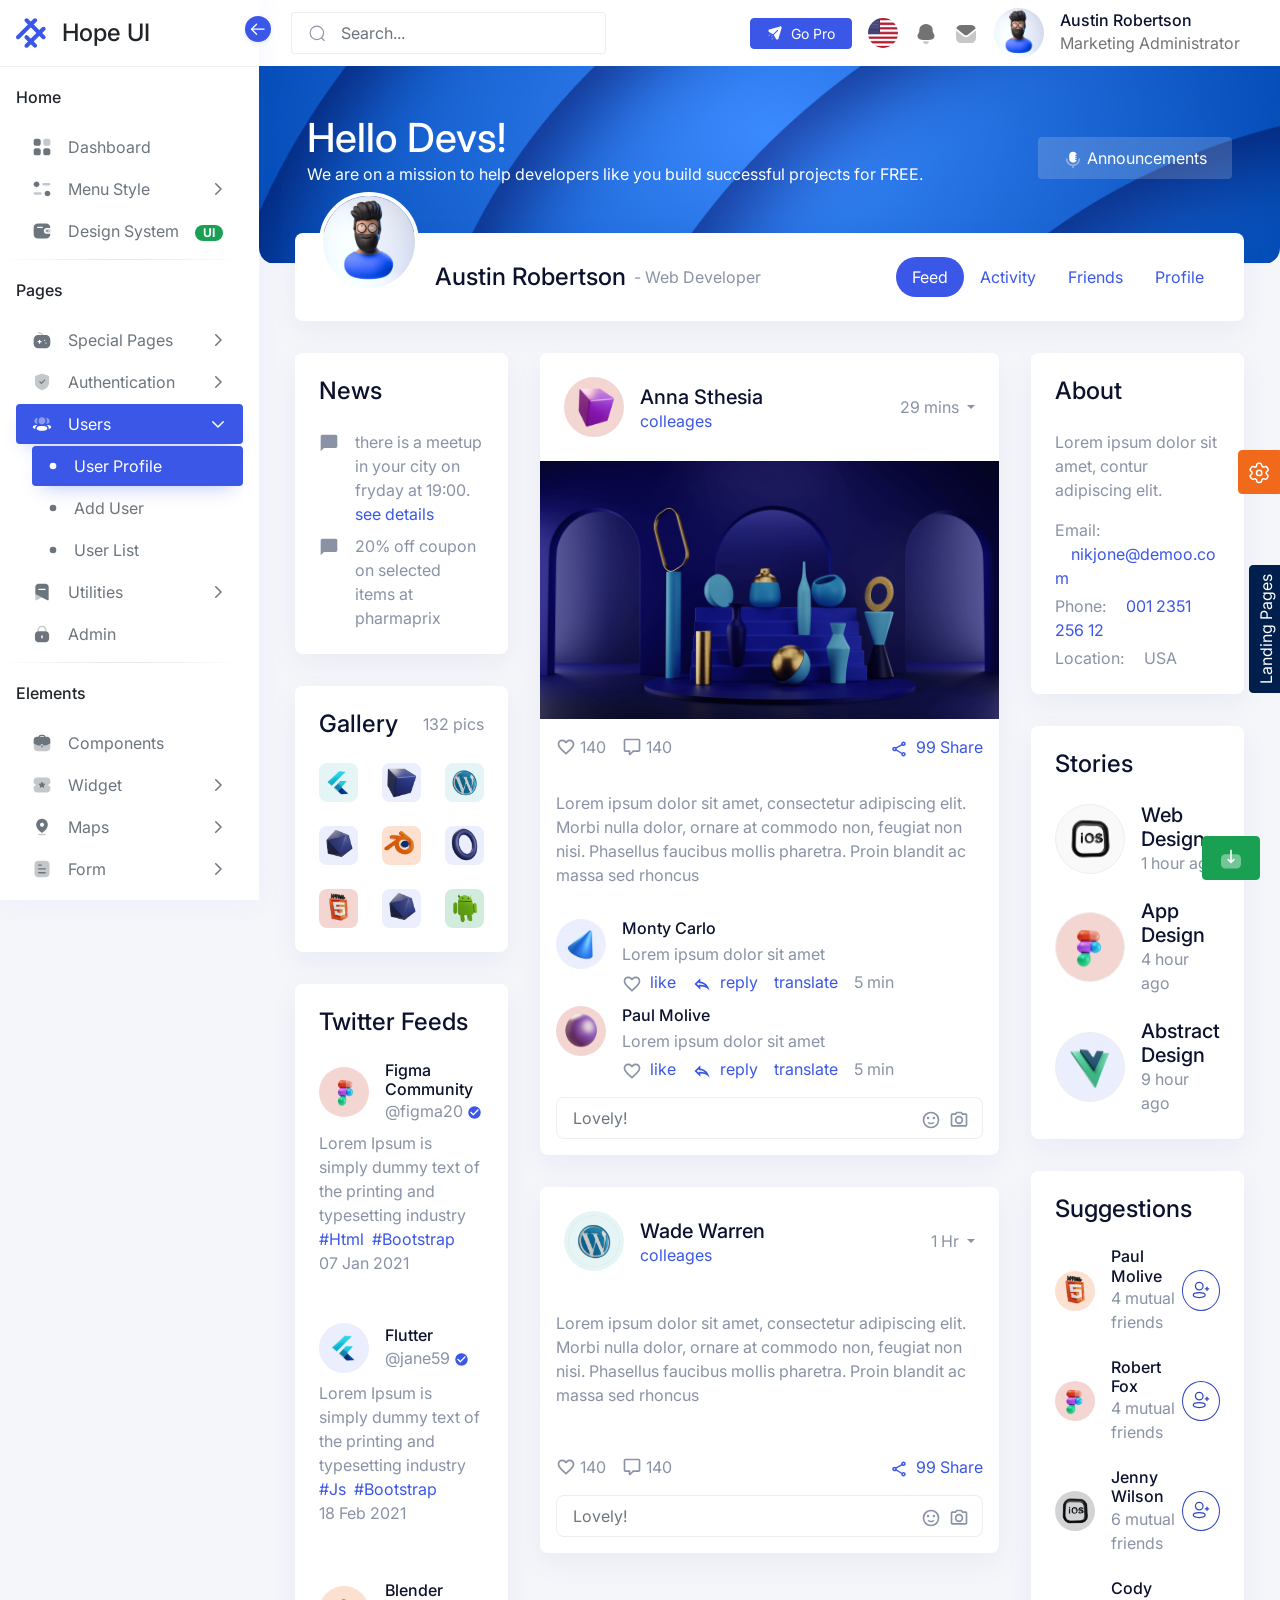
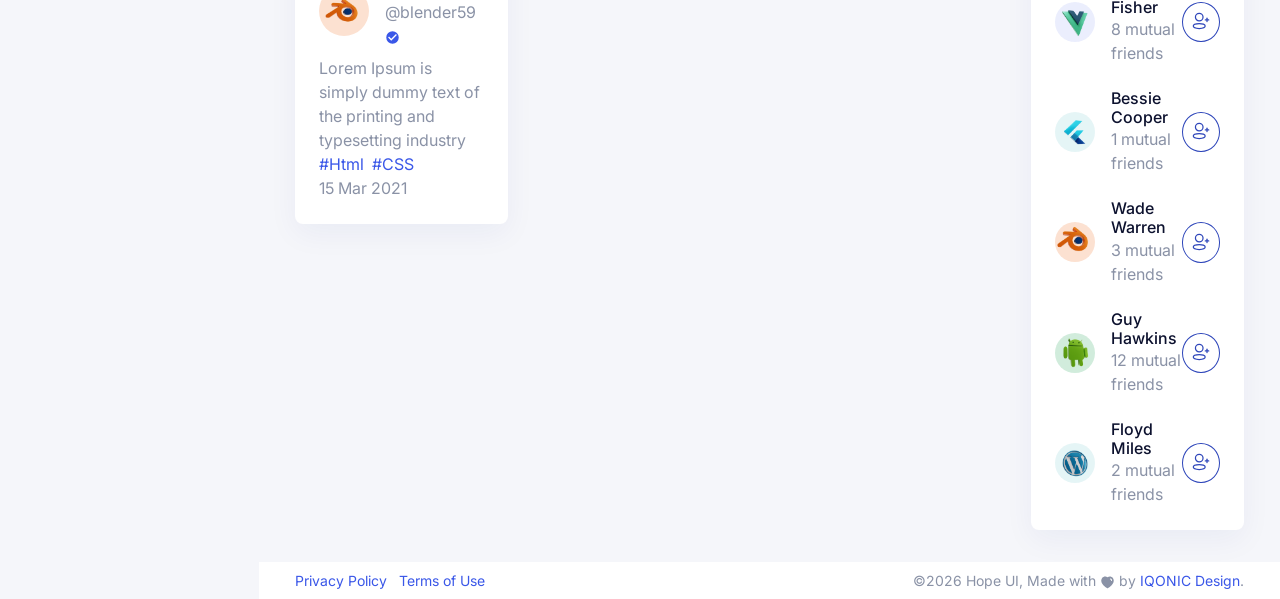
<file: dashboard/app/user-profile.html>
<!doctype html>
<html lang="en" dir="ltr">
  <head>
    <meta charset="utf-8">
      <meta name="viewport" content="width=device-width, initial-scale=1, shrink-to-fit=no">
      <title>Hope UI | Responsive Bootstrap 5 Admin Dashboard Template</title>
      
      <!-- Favicon -->
      <link rel="shortcut icon" href="../../assets/images/favicon.ico">
      
      <!-- Library / Plugin Css Build -->
      <link rel="stylesheet" href="../../assets/css/core/libs.min.css">
      
      
      <!-- Hope Ui Design System Css -->
      <link rel="stylesheet" href="../../assets/css/hope-ui.min.css?v=4.0.0">
      
      <!-- Custom Css -->
      <link rel="stylesheet" href="../../assets/css/custom.min.css?v=4.0.0">
      
      <!-- Dark Css -->
      <link rel="stylesheet" href="../../assets/css/dark.min.css">
      
      <!-- Customizer Css -->
      <link rel="stylesheet" href="../../assets/css/customizer.min.css">
      
      <!-- RTL Css -->
      <link rel="stylesheet" href="../../assets/css/rtl.min.css">
      
      
  </head>
  <body class="  ">
    <!-- loader Start -->
    <div id="loading">
      <div class="loader simple-loader">
          <div class="loader-body">
          </div>
      </div>    </div>
    <!-- loader END -->
    
    <aside class="sidebar sidebar-default sidebar-white sidebar-base navs-rounded-all ">
        <div class="sidebar-header d-flex align-items-center justify-content-start">
            <a href="../../dashboard/index.html" class="navbar-brand">
                
                <!--Logo start-->
                <div class="logo-main">
                    <div class="logo-normal">
                        <svg class=" icon-30" viewBox="0 0 30 30" fill="none" xmlns="http://www.w3.org/2000/svg">
                            <rect x="-0.757324" y="19.2427" width="28" height="4" rx="2" transform="rotate(-45 -0.757324 19.2427)" fill="currentColor"/>
                            <rect x="7.72803" y="27.728" width="28" height="4" rx="2" transform="rotate(-45 7.72803 27.728)" fill="currentColor"/>
                            <rect x="10.5366" y="16.3945" width="16" height="4" rx="2" transform="rotate(45 10.5366 16.3945)" fill="currentColor"/>
                            <rect x="10.5562" y="-0.556152" width="28" height="4" rx="2" transform="rotate(45 10.5562 -0.556152)" fill="currentColor"/>
                        </svg>
                    </div>
                    <div class="logo-mini">
                        <svg class=" icon-30" viewBox="0 0 30 30" fill="none" xmlns="http://www.w3.org/2000/svg">
                            <rect x="-0.757324" y="19.2427" width="28" height="4" rx="2" transform="rotate(-45 -0.757324 19.2427)" fill="currentColor"/>
                            <rect x="7.72803" y="27.728" width="28" height="4" rx="2" transform="rotate(-45 7.72803 27.728)" fill="currentColor"/>
                            <rect x="10.5366" y="16.3945" width="16" height="4" rx="2" transform="rotate(45 10.5366 16.3945)" fill="currentColor"/>
                            <rect x="10.5562" y="-0.556152" width="28" height="4" rx="2" transform="rotate(45 10.5562 -0.556152)" fill="currentColor"/>
                        </svg>
                    </div>
                </div>
                <!--logo End-->
                
                
                
                
                <h4 class="logo-title">Hope UI</h4>
            </a>
            <div class="sidebar-toggle" data-toggle="sidebar" data-active="true">
                <i class="icon">
                    <svg width="20" height="20" viewBox="0 0 24 24" fill="none" xmlns="http://www.w3.org/2000/svg">
                        <path d="M4.25 12.2744L19.25 12.2744" stroke="currentColor" stroke-width="1.5" stroke-linecap="round" stroke-linejoin="round"></path>
                        <path d="M10.2998 18.2988L4.2498 12.2748L10.2998 6.24976" stroke="currentColor" stroke-width="1.5" stroke-linecap="round" stroke-linejoin="round"></path>
                    </svg>
                </i>
            </div>
        </div>
        <div class="sidebar-body pt-0 data-scrollbar">
            <div class="sidebar-list">
                <!-- Sidebar Menu Start -->
                <ul class="navbar-nav iq-main-menu" id="sidebar-menu">
                    <li class="nav-item static-item">
                        <a class="nav-link static-item disabled" href="#" tabindex="-1">
                            <span class="default-icon">Home</span>
                            <span class="mini-icon">-</span>
                        </a>
                    </li>
                    <li class="nav-item">
                        <a class="nav-link " aria-current="page" href="../../dashboard/index.html">
                            <i class="icon">
                                <svg width="20" viewBox="0 0 24 24" fill="none" xmlns="http://www.w3.org/2000/svg" class="icon-20">
                                    <path opacity="0.4" d="M16.0756 2H19.4616C20.8639 2 22.0001 3.14585 22.0001 4.55996V7.97452C22.0001 9.38864 20.8639 10.5345 19.4616 10.5345H16.0756C14.6734 10.5345 13.5371 9.38864 13.5371 7.97452V4.55996C13.5371 3.14585 14.6734 2 16.0756 2Z" fill="currentColor"></path>
                                    <path fill-rule="evenodd" clip-rule="evenodd" d="M4.53852 2H7.92449C9.32676 2 10.463 3.14585 10.463 4.55996V7.97452C10.463 9.38864 9.32676 10.5345 7.92449 10.5345H4.53852C3.13626 10.5345 2 9.38864 2 7.97452V4.55996C2 3.14585 3.13626 2 4.53852 2ZM4.53852 13.4655H7.92449C9.32676 13.4655 10.463 14.6114 10.463 16.0255V19.44C10.463 20.8532 9.32676 22 7.92449 22H4.53852C3.13626 22 2 20.8532 2 19.44V16.0255C2 14.6114 3.13626 13.4655 4.53852 13.4655ZM19.4615 13.4655H16.0755C14.6732 13.4655 13.537 14.6114 13.537 16.0255V19.44C13.537 20.8532 14.6732 22 16.0755 22H19.4615C20.8637 22 22 20.8532 22 19.44V16.0255C22 14.6114 20.8637 13.4655 19.4615 13.4655Z" fill="currentColor"></path>
                                </svg>
                            </i>
                            <span class="item-name">Dashboard</span>
                        </a>
                    </li>
                    <li class="nav-item">
                        <a class="nav-link" data-bs-toggle="collapse" href="#horizontal-menu" role="button" aria-expanded="false" aria-controls="horizontal-menu">
                            <i class="icon">
                                
                                <svg width="20" viewBox="0 0 24 24" fill="none" xmlns="http://www.w3.org/2000/svg" class="icon-20">
                                    <path opacity="0.4" d="M10.0833 15.958H3.50777C2.67555 15.958 2 16.6217 2 17.4393C2 18.2559 2.67555 18.9207 3.50777 18.9207H10.0833C10.9155 18.9207 11.5911 18.2559 11.5911 17.4393C11.5911 16.6217 10.9155 15.958 10.0833 15.958Z" fill="currentColor"></path>
                                    <path opacity="0.4" d="M22.0001 6.37867C22.0001 5.56214 21.3246 4.89844 20.4934 4.89844H13.9179C13.0857 4.89844 12.4102 5.56214 12.4102 6.37867C12.4102 7.1963 13.0857 7.86 13.9179 7.86H20.4934C21.3246 7.86 22.0001 7.1963 22.0001 6.37867Z" fill="currentColor"></path>
                                    <path d="M8.87774 6.37856C8.87774 8.24523 7.33886 9.75821 5.43887 9.75821C3.53999 9.75821 2 8.24523 2 6.37856C2 4.51298 3.53999 3 5.43887 3C7.33886 3 8.87774 4.51298 8.87774 6.37856Z" fill="currentColor"></path>
                                    <path d="M21.9998 17.3992C21.9998 19.2648 20.4609 20.7777 18.5609 20.7777C16.6621 20.7777 15.1221 19.2648 15.1221 17.3992C15.1221 15.5325 16.6621 14.0195 18.5609 14.0195C20.4609 14.0195 21.9998 15.5325 21.9998 17.3992Z" fill="currentColor"></path>
                                </svg>
                            </i>
                            <span class="item-name">Menu Style</span>
                            <i class="right-icon">
                                <svg class="icon-18" xmlns="http://www.w3.org/2000/svg" width="18" fill="none" viewBox="0 0 24 24" stroke="currentColor">
                                    <path stroke-linecap="round" stroke-linejoin="round" stroke-width="2" d="M9 5l7 7-7 7" />
                                </svg>
                            </i>
                        </a>
                        <ul class="sub-nav collapse" id="horizontal-menu" data-bs-parent="#sidebar-menu">
                            <li class="nav-item">
                                <a class="nav-link " href="../../dashboard/index-horizontal.html">
                                  <i class="icon">
                                        <svg class="icon-10" xmlns="http://www.w3.org/2000/svg" width="10" viewBox="0 0 24 24" fill="currentColor">
                                            <g>
                                            <circle cx="12" cy="12" r="8" fill="currentColor"></circle>
                                            </g>
                                        </svg>
                                    </i>
                                  <i class="sidenav-mini-icon"> H </i>
                                  <span class="item-name"> Horizontal </span>
                                </a>
                            </li>
                            <li class="nav-item">
                                <a class="nav-link " href="../../dashboard/index-dual-horizontal.html">
                                    <i class="icon">
                                        <svg class="icon-10" xmlns="http://www.w3.org/2000/svg" width="10" viewBox="0 0 24 24" fill="currentColor">
                                            <g>
                                            <circle cx="12" cy="12" r="8" fill="currentColor"></circle>
                                            </g>
                                        </svg>
                                    </i>
                                    <i class="sidenav-mini-icon"> D </i>
                                    <span class="item-name">Dual Horizontal</span>
                                </a>
                            </li>
                            <li class="nav-item">
                                <a class="nav-link " href="../../dashboard/index-dual-compact.html">
                                    <i class="icon svg-icon">
                                        <svg class="icon-10" xmlns="http://www.w3.org/2000/svg" width="10" viewBox="0 0 24 24" fill="currentColor">
                                            <g>
                                            <circle cx="12" cy="12" r="8" fill="currentColor"></circle>
                                            </g>
                                        </svg>
                                    </i>
                                    <i class="sidenav-mini-icon"> D </i>                   
                                    <span class="item-name">Dual Compact</span>
                                </a>
                            </li>
                            <li class="nav-item">
                                <a class="nav-link " href="../../dashboard/index-boxed.html">
                                    <i class="icon">
                                        <svg class="icon-10" xmlns="http://www.w3.org/2000/svg" width="10" viewBox="0 0 24 24" fill="currentColor">
                                            <g>
                                            <circle cx="12" cy="12" r="8" fill="currentColor"></circle>
                                            </g>
                                        </svg>
                                    </i>
                                    <i class="sidenav-mini-icon"> B </i>
                                    <span class="item-name">Boxed Horizontal</span>
                                </a>
                            </li>
                            <li class="nav-item">
                                <a class="nav-link " href="../../dashboard/index-boxed-fancy.html">
                                    <i class="icon">
                                        <svg class="icon-10" xmlns="http://www.w3.org/2000/svg" width="10" viewBox="0 0 24 24" fill="currentColor">
                                            <g>
                                            <circle cx="12" cy="12" r="8" fill="currentColor"></circle>
                                            </g>
                                        </svg>
                                    </i>
                                    <i class="sidenav-mini-icon"> B </i>
                                    <span class="item-name">Boxed Fancy</span>
                                </a>
                            </li>
                        </ul>
                    </li>
                     <li class="nav-item">
                        <a class="nav-link" aria-current="page" href="https://templates.iqonic.design/hope-ui/html/dist/" target="_blank">
                            <i class="icon">
                                 <svg class="icon-20" width="20" viewBox="0 0 24 24" fill="none" xmlns="http://www.w3.org/2000/svg">
                                    <path fill-rule="evenodd" clip-rule="evenodd" d="M21.9964 8.37513H17.7618C15.7911 8.37859 14.1947 9.93514 14.1911 11.8566C14.1884 13.7823 15.7867 15.3458 17.7618 15.3484H22V15.6543C22 19.0136 19.9636 21 16.5173 21H7.48356C4.03644 21 2 19.0136 2 15.6543V8.33786C2 4.97862 4.03644 3 7.48356 3H16.5138C19.96 3 21.9964 4.97862 21.9964 8.33786V8.37513ZM6.73956 8.36733H12.3796H12.3831H12.3902C12.8124 8.36559 13.1538 8.03019 13.152 7.61765C13.1502 7.20598 12.8053 6.87318 12.3831 6.87491H6.73956C6.32 6.87664 5.97956 7.20858 5.97778 7.61852C5.976 8.03019 6.31733 8.36559 6.73956 8.36733Z" fill="currentColor"></path>
                                    <path opacity="0.4" d="M16.0374 12.2966C16.2465 13.2478 17.0805 13.917 18.0326 13.8996H21.2825C21.6787 13.8996 22 13.5715 22 13.166V10.6344C21.9991 10.2297 21.6787 9.90077 21.2825 9.8999H17.9561C16.8731 9.90338 15.9983 10.8024 16 11.9102C16 12.0398 16.0128 12.1695 16.0374 12.2966Z" fill="currentColor"></path>
                                    <circle cx="18" cy="11.8999" r="1" fill="currentColor"></circle>
                                </svg>
                                                         
                            </i>
                            <span class="item-name">Design System<span class="badge rounded-pill bg-success item-name">UI</span></span>
                        </a>
                    </li>
                    <li><hr class="hr-horizontal"></li>
                    <li class="nav-item static-item">
                        <a class="nav-link static-item disabled" href="#" tabindex="-1">
                            <span class="default-icon">Pages</span>
                            <span class="mini-icon">-</span>
                        </a>
                    </li>
                    <li class="nav-item">
                        <a class="nav-link" data-bs-toggle="collapse" href="#sidebar-special" role="button" aria-expanded="false" aria-controls="sidebar-special">
                            <i class="icon">
                                <svg class="icon-20"  width="20" viewBox="0 0 24 24" fill="none" xmlns="http://www.w3.org/2000/svg">
                                    <path opacity="0.4" d="M13.3051 5.88243V6.06547C12.8144 6.05584 12.3237 6.05584 11.8331 6.05584V5.89206C11.8331 5.22733 11.2737 4.68784 10.6064 4.68784H9.63482C8.52589 4.68784 7.62305 3.80152 7.62305 2.72254C7.62305 2.32755 7.95671 2 8.35906 2C8.77123 2 9.09508 2.32755 9.09508 2.72254C9.09508 3.01155 9.34042 3.24276 9.63482 3.24276H10.6064C12.0882 3.2524 13.2953 4.43736 13.3051 5.88243Z" fill="currentColor"></path>
                                    <path fill-rule="evenodd" clip-rule="evenodd" d="M15.164 6.08279C15.4791 6.08712 15.7949 6.09145 16.1119 6.09469C19.5172 6.09469 22 8.52241 22 11.875V16.1813C22 19.5339 19.5172 21.9616 16.1119 21.9616C14.7478 21.9905 13.3837 22.0001 12.0098 22.0001C10.6359 22.0001 9.25221 21.9905 7.88813 21.9616C4.48283 21.9616 2 19.5339 2 16.1813V11.875C2 8.52241 4.48283 6.09469 7.89794 6.09469C9.18351 6.07542 10.4985 6.05615 11.8332 6.05615C12.3238 6.05615 12.8145 6.05615 13.3052 6.06579C13.9238 6.06579 14.5425 6.07427 15.164 6.08279ZM10.8518 14.7459H9.82139V15.767C9.82139 16.162 9.48773 16.4896 9.08538 16.4896C8.67321 16.4896 8.34936 16.162 8.34936 15.767V14.7459H7.30913C6.90677 14.7459 6.57311 14.4279 6.57311 14.0233C6.57311 13.6283 6.90677 13.3008 7.30913 13.3008H8.34936V12.2892C8.34936 11.8942 8.67321 11.5667 9.08538 11.5667C9.48773 11.5667 9.82139 11.8942 9.82139 12.2892V13.3008H10.8518C11.2542 13.3008 11.5878 13.6283 11.5878 14.0233C11.5878 14.4279 11.2542 14.7459 10.8518 14.7459ZM15.0226 13.1177H15.1207C15.5231 13.1177 15.8567 12.7998 15.8567 12.3952C15.8567 12.0002 15.5231 11.6727 15.1207 11.6727H15.0226C14.6104 11.6727 14.2866 12.0002 14.2866 12.3952C14.2866 12.7998 14.6104 13.1177 15.0226 13.1177ZM16.7007 16.4318H16.7988C17.2012 16.4318 17.5348 16.1139 17.5348 15.7092C17.5348 15.3143 17.2012 14.9867 16.7988 14.9867H16.7007C16.2885 14.9867 15.9647 15.3143 15.9647 15.7092C15.9647 16.1139 16.2885 16.4318 16.7007 16.4318Z" fill="currentColor"></path>
                                </svg>
                            </i>
                            <span class="item-name">Special Pages</span>
                            <i class="right-icon">
                                <svg class="icon-18" xmlns="http://www.w3.org/2000/svg" width="18" fill="none" viewBox="0 0 24 24" stroke="currentColor">
                                    <path stroke-linecap="round" stroke-linejoin="round" stroke-width="2" d="M9 5l7 7-7 7" />
                                </svg>
                            </i>
                        </a>
                        <ul class="sub-nav collapse" id="sidebar-special" data-bs-parent="#sidebar-menu">
                            <li class="nav-item">
                                <a class="nav-link " href="../../dashboard/special-pages/billing.html">
                                  <i class="icon">
                                        <svg class="icon-10" xmlns="http://www.w3.org/2000/svg" width="10" viewBox="0 0 24 24" fill="currentColor">
                                            <g>
                                            <circle cx="12" cy="12" r="8" fill="currentColor"></circle>
                                            </g>
                                        </svg>
                                    </i>
                                  <i class="sidenav-mini-icon"> B </i>
                                  <span class="item-name">Billing</span>
                                </a>
                            </li>
                            <li class="nav-item">
                                <a class="nav-link " href="../../dashboard/special-pages/calender.html">
                                    <i class="icon">
                                        <svg class="icon-10" xmlns="http://www.w3.org/2000/svg" width="10" viewBox="0 0 24 24" fill="currentColor">
                                            <g>
                                            <circle cx="12" cy="12" r="8" fill="currentColor"></circle>
                                            </g>
                                        </svg>
                                    </i>
                                    <i class="sidenav-mini-icon"> C </i>
                                    <span class="item-name">Calender</span>
                                </a>
                            </li>
                            <li class="nav-item">
                                <a class="nav-link " href="../../dashboard/special-pages/kanban.html">
                                   <i class="icon">
                                        <svg class="icon-10" xmlns="http://www.w3.org/2000/svg" width="10" viewBox="0 0 24 24" fill="currentColor">
                                            <g>
                                            <circle cx="12" cy="12" r="8" fill="currentColor"></circle>
                                            </g>
                                        </svg>
                                    </i>
                                   <i class="sidenav-mini-icon"> K </i>
                                   <span class="item-name">kanban</span>
                                </a>
                            </li>
                            <li class="nav-item">
                                <a class="nav-link " href="../../dashboard/special-pages/pricing.html">
                                    <i class="icon">
                                        <svg class="icon-10" xmlns="http://www.w3.org/2000/svg" width="10" viewBox="0 0 24 24" fill="currentColor">
                                            <g>
                                            <circle cx="12" cy="12" r="8" fill="currentColor"></circle>
                                            </g>
                                        </svg>
                                    </i>
                                    <i class="sidenav-mini-icon"> P </i>
                                    <span class="item-name">Pricing</span>
                                </a>
                            </li>
                            <li class="nav-item">
                                <a class="nav-link " href="../../dashboard/special-pages/rtl-support.html">
                                    <i class="icon">
                                        <svg class="icon-10" xmlns="http://www.w3.org/2000/svg" width="10" viewBox="0 0 24 24" fill="currentColor">
                                            <g>
                                            <circle cx="12" cy="12" r="8" fill="currentColor"></circle>
                                            </g>
                                        </svg>
                                    </i>
                                    <i class="sidenav-mini-icon"> R </i>
                                    <span class="item-name">RTL Support</span>
                                </a>
                            </li>
                            <li class="nav-item">
                                <a class="nav-link " href="../../dashboard/special-pages/timeline.html">
                                    <i class="icon">
                                        <svg class="icon-10" xmlns="http://www.w3.org/2000/svg" width="10" viewBox="0 0 24 24" fill="currentColor">
                                            <g>
                                            <circle cx="12" cy="12" r="8" fill="currentColor"></circle>
                                            </g>
                                        </svg>
                                    </i>
                                    <i class="sidenav-mini-icon"> T </i>
                                    <span class="item-name">Timeline</span>
                                </a>
                            </li>
                        </ul>
                    </li>
                    <li class="nav-item">
                        <a class="nav-link" data-bs-toggle="collapse" href="#sidebar-auth" role="button" aria-expanded="false" aria-controls="sidebar-user">
                            <i class="icon">
                                <svg class="icon-20" width="20" viewBox="0 0 24 24" fill="none" xmlns="http://www.w3.org/2000/svg">
                                    <path opacity="0.4" d="M12.0865 22C11.9627 22 11.8388 21.9716 11.7271 21.9137L8.12599 20.0496C7.10415 19.5201 6.30481 18.9259 5.68063 18.2336C4.31449 16.7195 3.5544 14.776 3.54232 12.7599L3.50004 6.12426C3.495 5.35842 3.98931 4.67103 4.72826 4.41215L11.3405 2.10679C11.7331 1.96656 12.1711 1.9646 12.5707 2.09992L19.2081 4.32684C19.9511 4.57493 20.4535 5.25742 20.4575 6.02228L20.4998 12.6628C20.5129 14.676 19.779 16.6274 18.434 18.1581C17.8168 18.8602 17.0245 19.4632 16.0128 20.0025L12.4439 21.9088C12.3331 21.9686 12.2103 21.999 12.0865 22Z" fill="currentColor"></path>
                                    <path d="M11.3194 14.3209C11.1261 14.3219 10.9328 14.2523 10.7838 14.1091L8.86695 12.2656C8.57097 11.9793 8.56795 11.5145 8.86091 11.2262C9.15387 10.9369 9.63207 10.934 9.92906 11.2193L11.3083 12.5451L14.6758 9.22479C14.9698 8.93552 15.448 8.93258 15.744 9.21793C16.041 9.50426 16.044 9.97004 15.751 10.2574L11.8519 14.1022C11.7049 14.2474 11.5127 14.3199 11.3194 14.3209Z" fill="currentColor"></path>
                                </svg>
                            </i>
                            <span class="item-name">Authentication</span>
                            <i class="right-icon">
                                <svg class="icon-18" xmlns="http://www.w3.org/2000/svg" width="18" fill="none" viewBox="0 0 24 24" stroke="currentColor">
                                    <path stroke-linecap="round" stroke-linejoin="round" stroke-width="2" d="M9 5l7 7-7 7" />
                                </svg>
                            </i>
                        </a>
                        <ul class="sub-nav collapse" id="sidebar-auth" data-bs-parent="#sidebar-menu">
                            <li class="nav-item">
                                <a class="nav-link" href="../../dashboard/auth/sign-in.html">
                                    <i class="icon">
                                        <svg class="icon-10" xmlns="http://www.w3.org/2000/svg" width="10" viewBox="0 0 24 24" fill="currentColor">
                                            <g>
                                            <circle cx="12" cy="12" r="8" fill="currentColor"></circle>
                                            </g>
                                        </svg>
                                    </i>
                                    <i class="sidenav-mini-icon"> L </i>
                                    <span class="item-name">Login</span>
                                </a>
                            </li>
                            <li class="nav-item">
                                <a class="nav-link" href="../../dashboard/auth/sign-up.html">
                                    <i class="icon">
                                        <svg class="icon-10" xmlns="http://www.w3.org/2000/svg" width="10" viewBox="0 0 24 24" fill="currentColor">
                                            <g>
                                            <circle cx="12" cy="12" r="8" fill="currentColor"></circle>
                                            </g>
                                        </svg>
                                    </i>
                                    <i class="sidenav-mini-icon"> R </i>
                                    <span class="item-name">Register</span>
                                </a>
                            </li>
                            <li class="nav-item">
                                <a class="nav-link" href="../../dashboard/auth/confirm-mail.html">
                                    <i class="icon">
                                        <svg class="icon-10" xmlns="http://www.w3.org/2000/svg" width="10" viewBox="0 0 24 24" fill="currentColor">
                                            <g>
                                            <circle cx="12" cy="12" r="8" fill="currentColor"></circle>
                                            </g>
                                        </svg>
                                    </i>
                                    <i class="sidenav-mini-icon"> C </i>
                                    <span class="item-name">Confirm Mail</span>
                                </a>
                            </li>
                            <li class="nav-item">
                                <a class="nav-link" href="../../dashboard/auth/lock-screen.html">
                                    <i class="icon">
                                        <svg class="icon-10" xmlns="http://www.w3.org/2000/svg" width="10" viewBox="0 0 24 24" fill="currentColor">
                                            <g>
                                            <circle cx="12" cy="12" r="8" fill="currentColor"></circle>
                                            </g>
                                        </svg>
                                    </i>
                                    <i class="sidenav-mini-icon"> L </i>
                                    <span class="item-name">Lock Screen</span>
                                </a>
                            </li>
                            <li class="nav-item">
                                <a class="nav-link" href="../../dashboard/auth/recoverpw.html">
                                   <i class="icon">
                                        <svg class="icon-10" xmlns="http://www.w3.org/2000/svg" width="10" viewBox="0 0 24 24" fill="currentColor">
                                            <g>
                                            <circle cx="12" cy="12" r="8" fill="currentColor"></circle>
                                            </g>
                                        </svg>
                                    </i>
                                    <i class="sidenav-mini-icon"> R </i>
                                    <span class="item-name">Recover password</span>
                                </a>
                            </li>
                        </ul>
                    </li>
                    <li class="nav-item">
                        <a class="nav-link" data-bs-toggle="collapse" href="#sidebar-user" role="button" aria-expanded="false" aria-controls="sidebar-user">
                            <i class="icon">
                                <svg class="icon-20" width="20" viewBox="0 0 24 24" fill="none" xmlns="http://www.w3.org/2000/svg">
                                    <path d="M11.9488 14.54C8.49884 14.54 5.58789 15.1038 5.58789 17.2795C5.58789 19.4562 8.51765 20.0001 11.9488 20.0001C15.3988 20.0001 18.3098 19.4364 18.3098 17.2606C18.3098 15.084 15.38 14.54 11.9488 14.54Z" fill="currentColor"></path>
                                    <path opacity="0.4" d="M11.949 12.467C14.2851 12.467 16.1583 10.5831 16.1583 8.23351C16.1583 5.88306 14.2851 4 11.949 4C9.61293 4 7.73975 5.88306 7.73975 8.23351C7.73975 10.5831 9.61293 12.467 11.949 12.467Z" fill="currentColor"></path>
                                    <path opacity="0.4" d="M21.0881 9.21923C21.6925 6.84176 19.9205 4.70654 17.664 4.70654C17.4187 4.70654 17.1841 4.73356 16.9549 4.77949C16.9244 4.78669 16.8904 4.802 16.8725 4.82902C16.8519 4.86324 16.8671 4.90917 16.8895 4.93889C17.5673 5.89528 17.9568 7.0597 17.9568 8.30967C17.9568 9.50741 17.5996 10.6241 16.9728 11.5508C16.9083 11.6462 16.9656 11.775 17.0793 11.7948C17.2369 11.8227 17.3981 11.8371 17.5629 11.8416C19.2059 11.8849 20.6807 10.8213 21.0881 9.21923Z" fill="currentColor"></path>
                                    <path d="M22.8094 14.817C22.5086 14.1722 21.7824 13.73 20.6783 13.513C20.1572 13.3851 18.747 13.205 17.4352 13.2293C17.4155 13.232 17.4048 13.2455 17.403 13.2545C17.4003 13.2671 17.4057 13.2887 17.4316 13.3022C18.0378 13.6039 20.3811 14.916 20.0865 17.6834C20.074 17.8032 20.1698 17.9068 20.2888 17.8888C20.8655 17.8059 22.3492 17.4853 22.8094 16.4866C23.0637 15.9589 23.0637 15.3456 22.8094 14.817Z" fill="currentColor"></path>
                                    <path opacity="0.4" d="M7.04459 4.77973C6.81626 4.7329 6.58077 4.70679 6.33543 4.70679C4.07901 4.70679 2.30701 6.84201 2.9123 9.21947C3.31882 10.8216 4.79355 11.8851 6.43661 11.8419C6.60136 11.8374 6.76343 11.8221 6.92013 11.7951C7.03384 11.7753 7.09115 11.6465 7.02668 11.551C6.3999 10.6234 6.04263 9.50765 6.04263 8.30991C6.04263 7.05904 6.43303 5.89462 7.11085 4.93913C7.13234 4.90941 7.14845 4.86348 7.12696 4.82926C7.10906 4.80135 7.07593 4.78694 7.04459 4.77973Z" fill="currentColor"></path>
                                    <path d="M3.32156 13.5127C2.21752 13.7297 1.49225 14.1719 1.19139 14.8167C0.936203 15.3453 0.936203 15.9586 1.19139 16.4872C1.65163 17.4851 3.13531 17.8066 3.71195 17.8885C3.83104 17.9065 3.92595 17.8038 3.91342 17.6832C3.61883 14.9167 5.9621 13.6046 6.56918 13.3029C6.59425 13.2885 6.59962 13.2677 6.59694 13.2542C6.59515 13.2452 6.5853 13.2317 6.5656 13.2299C5.25294 13.2047 3.84358 13.3848 3.32156 13.5127Z" fill="currentColor"></path>
                                </svg>
                            </i>
                            <span class="item-name">Users</span>
                            <i class="right-icon">
                                <svg class="icon-18" xmlns="http://www.w3.org/2000/svg" width="18" fill="none" viewBox="0 0 24 24" stroke="currentColor">
                                    <path stroke-linecap="round" stroke-linejoin="round" stroke-width="2" d="M9 5l7 7-7 7" />
                                </svg>
                            </i>
                        </a>
                        <ul class="sub-nav collapse" id="sidebar-user" data-bs-parent="#sidebar-menu">
                            <li class="nav-item">
                                <a class="nav-link active" href="../../dashboard/app/user-profile.html">
                                    <i class="icon">
                                        <svg class="icon-10" xmlns="http://www.w3.org/2000/svg" width="10" viewBox="0 0 24 24" fill="currentColor">
                                            <g>
                                            <circle cx="12" cy="12" r="8" fill="currentColor"></circle>
                                            </g>
                                        </svg>
                                    </i>
                                    <i class="sidenav-mini-icon"> U </i>
                                    <span class="item-name">User Profile</span>
                                </a>
                            </li>
                            <li class="nav-item">
                                <a class="nav-link " href="../../dashboard/app/user-add.html">
                                    <i class="icon">
                                        <svg class="icon-10" xmlns="http://www.w3.org/2000/svg" width="10" viewBox="0 0 24 24" fill="currentColor">
                                            <g>
                                            <circle cx="12" cy="12" r="8" fill="currentColor"></circle>
                                            </g>
                                        </svg>
                                    </i>
                                    <i class="sidenav-mini-icon"> A </i>
                                    <span class="item-name">Add User</span>
                                </a>
                            </li>
                            <li class="nav-item">
                                <a class="nav-link " href="../../dashboard/app/user-list.html">
                                    <i class="icon">
                                        <svg class="icon-10" xmlns="http://www.w3.org/2000/svg" width="10" viewBox="0 0 24 24" fill="currentColor">
                                            <g>
                                            <circle cx="12" cy="12" r="8" fill="currentColor"></circle>
                                            </g>
                                        </svg>
                                    </i>
                                    <i class="sidenav-mini-icon"> U </i>
                                    <span class="item-name">User List</span>
                                </a>
                            </li>
                        </ul>
                    </li>
                    <li class="nav-item">
                        <a class="nav-link" data-bs-toggle="collapse" href="#utilities-error" role="button" aria-expanded="false" aria-controls="utilities-error">
                            <i class="icon">
                                <svg class="icon-20" width="20" viewBox="0 0 24 24" fill="none" xmlns="http://www.w3.org/2000/svg">
                                    <path opacity="0.4" d="M11.9912 18.6215L5.49945 21.864C5.00921 22.1302 4.39768 21.9525 4.12348 21.4643C4.0434 21.3108 4.00106 21.1402 4 20.9668V13.7087C4 14.4283 4.40573 14.8725 5.47299 15.37L11.9912 18.6215Z" fill="currentColor"></path>
                                    <path fill-rule="evenodd" clip-rule="evenodd" d="M8.89526 2H15.0695C17.7773 2 19.9735 3.06605 20 5.79337V20.9668C19.9989 21.1374 19.9565 21.3051 19.8765 21.4554C19.7479 21.7007 19.5259 21.8827 19.2615 21.9598C18.997 22.0368 18.7128 22.0023 18.4741 21.8641L11.9912 18.6215L5.47299 15.3701C4.40573 14.8726 4 14.4284 4 13.7088V5.79337C4 3.06605 6.19625 2 8.89526 2ZM8.22492 9.62227H15.7486C16.1822 9.62227 16.5336 9.26828 16.5336 8.83162C16.5336 8.39495 16.1822 8.04096 15.7486 8.04096H8.22492C7.79137 8.04096 7.43991 8.39495 7.43991 8.83162C7.43991 9.26828 7.79137 9.62227 8.22492 9.62227Z" fill="currentColor"></path>
                                </svg>
                            </i>
                            <span class="item-name">Utilities</span>
                            <i class="right-icon">
                                <svg class="icon-18" xmlns="http://www.w3.org/2000/svg" width="18" fill="none" viewBox="0 0 24 24" stroke="currentColor">
                                    <path stroke-linecap="round" stroke-linejoin="round" stroke-width="2" d="M9 5l7 7-7 7" />
                                </svg>
                            </i>
                        </a>
                        <ul class="sub-nav collapse" id="utilities-error" data-bs-parent="#sidebar-menu">
                            <li class="nav-item">
                                <a class="nav-link " href="../../dashboard/errors/error404.html">
                                    <i class="icon">
                                        <svg class="icon-10" xmlns="http://www.w3.org/2000/svg" width="10" viewBox="0 0 24 24" fill="currentColor">
                                            <g>
                                            <circle cx="12" cy="12" r="8" fill="currentColor"></circle>
                                            </g>
                                        </svg>
                                    </i>
                                    <span class="item-name">Error 404</span>
                                </a>
                            </li>
                            <li class="nav-item">
                                <a class="nav-link " href="../../dashboard/errors/error500.html">
                                    <i class="icon">
                                        <svg class="icon-10" xmlns="http://www.w3.org/2000/svg" width="10" viewBox="0 0 24 24" fill="currentColor">
                                            <g>
                                            <circle cx="12" cy="12" r="8" fill="currentColor"></circle>
                                            </g>
                                        </svg>
                                    </i>
                                    <span class="item-name">Error 500</span>
                                </a>
                            </li>
                            <li class="nav-item">
                                <a class="nav-link " href="../../dashboard/errors/maintenance.html">
                                    <i class="icon">
                                        <svg  class="icon-10" xmlns="http://www.w3.org/2000/svg" width="10" viewBox="0 0 24 24" fill="currentColor">
                                            <g>
                                            <circle cx="12" cy="12" r="8" fill="currentColor"></circle>
                                            </g>
                                        </svg>
                                    </i>
                                    <span class="item-name">Maintenance</span>
                                </a>
                            </li>
                        </ul>
                    </li>
                    <li class="nav-item">
                        <a class="nav-link "  href="../../dashboard/admin.html">
                            <i class="icon">
                            <svg class="icon-20" width="20" viewBox="0 0 24 24" fill="none" xmlns="http://www.w3.org/2000/svg">
                            <path fill-rule="evenodd" clip-rule="evenodd" d="M7.7688 8.71387H16.2312C18.5886 8.71387 20.5 10.5831 20.5 12.8885V17.8254C20.5 20.1308 18.5886 22 16.2312 22H7.7688C5.41136 22 3.5 20.1308 3.5 17.8254V12.8885C3.5 10.5831 5.41136 8.71387 7.7688 8.71387ZM11.9949 17.3295C12.4928 17.3295 12.8891 16.9419 12.8891 16.455V14.2489C12.8891 13.772 12.4928 13.3844 11.9949 13.3844C11.5072 13.3844 11.1109 13.772 11.1109 14.2489V16.455C11.1109 16.9419 11.5072 17.3295 11.9949 17.3295Z" fill="currentColor"></path>
                            <path opacity="0.4" d="M17.523 7.39595V8.86667C17.1673 8.7673 16.7913 8.71761 16.4052 8.71761H15.7447V7.39595C15.7447 5.37868 14.0681 3.73903 12.0053 3.73903C9.94257 3.73903 8.26594 5.36874 8.25578 7.37608V8.71761H7.60545C7.20916 8.71761 6.83319 8.7673 6.47754 8.87661V7.39595C6.4877 4.41476 8.95692 2 11.985 2C15.0537 2 17.523 4.41476 17.523 7.39595Z" fill="currentColor"></path>
                            </svg>
                            </i>
                            <span class="item-name">Admin</span>
                        </a>
                    </li>
                    <li><hr class="hr-horizontal"></li>
                    <li class="nav-item static-item">
                        <a class="nav-link static-item disabled" href="#" tabindex="-1">
                            <span class="default-icon">Elements</span>
                            <span class="mini-icon">-</span>
                        </a>
                    </li>
                    <li class="nav-item">
                        <a class="nav-link" href="https://templates.iqonic.design/hope-ui/html/dist/#accordion">
                            <i class="icon">
                                 <svg class="icon-20" width="20" viewBox="0 0 24 24" fill="none" xmlns="http://www.w3.org/2000/svg">                                
                               <path opacity="0.4" d="M2 11.0786C2.05 13.4166 2.19 17.4156 2.21 17.8566C2.281 18.7996 2.642 19.7526 3.204 20.4246C3.986 21.3676 4.949 21.7886 6.292 21.7886C8.148 21.7986 10.194 21.7986 12.181 21.7986C14.176 21.7986 16.112 21.7986 17.747 21.7886C19.071 21.7886 20.064 21.3566 20.836 20.4246C21.398 19.7526 21.759 18.7896 21.81 17.8566C21.83 17.4856 21.93 13.1446 21.99 11.0786H2Z" fill="currentColor"></path>                                <path d="M11.2451 15.3843V16.6783C11.2451 17.0923 11.5811 17.4283 11.9951 17.4283C12.4091 17.4283 12.7451 17.0923 12.7451 16.6783V15.3843C12.7451 14.9703 12.4091 14.6343 11.9951 14.6343C11.5811 14.6343 11.2451 14.9703 11.2451 15.3843Z" fill="currentColor"></path>                                <path fill-rule="evenodd" clip-rule="evenodd" d="M10.211 14.5565C10.111 14.9195 9.762 15.1515 9.384 15.1015C6.833 14.7455 4.395 13.8405 2.337 12.4815C2.126 12.3435 2 12.1075 2 11.8555V8.38949C2 6.28949 3.712 4.58149 5.817 4.58149H7.784C7.972 3.12949 9.202 2.00049 10.704 2.00049H13.286C14.787 2.00049 16.018 3.12949 16.206 4.58149H18.183C20.282 4.58149 21.99 6.28949 21.99 8.38949V11.8555C21.99 12.1075 21.863 12.3425 21.654 12.4815C19.592 13.8465 17.144 14.7555 14.576 15.1105C14.541 15.1155 14.507 15.1175 14.473 15.1175C14.134 15.1175 13.831 14.8885 13.746 14.5525C13.544 13.7565 12.821 13.1995 11.99 13.1995C11.148 13.1995 10.433 13.7445 10.211 14.5565ZM13.286 3.50049H10.704C10.031 3.50049 9.469 3.96049 9.301 4.58149H14.688C14.52 3.96049 13.958 3.50049 13.286 3.50049Z" fill="currentColor">
                               </path></svg> 
                            </i>
                            <span class="item-name">Components</span>
                        </a>
                    </li>
                    <li class="nav-item">
                        <a class="nav-link" data-bs-toggle="collapse" href="#sidebar-widget" role="button" aria-expanded="false" aria-controls="sidebar-widget">
                            <i class="icon">
                                <svg class="icon-20" width="20" viewBox="0 0 24 24" fill="none" xmlns="http://www.w3.org/2000/svg">
                                    <path opacity="0.4" d="M21.25 13.4764C20.429 13.4764 19.761 12.8145 19.761 12.001C19.761 11.1865 20.429 10.5246 21.25 10.5246C21.449 10.5246 21.64 10.4463 21.78 10.3076C21.921 10.1679 22 9.97864 22 9.78146L21.999 7.10415C21.999 4.84102 20.14 3 17.856 3H6.144C3.86 3 2.001 4.84102 2.001 7.10415L2 9.86766C2 10.0648 2.079 10.2541 2.22 10.3938C2.36 10.5325 2.551 10.6108 2.75 10.6108C3.599 10.6108 4.239 11.2083 4.239 12.001C4.239 12.8145 3.571 13.4764 2.75 13.4764C2.336 13.4764 2 13.8093 2 14.2195V16.8949C2 19.158 3.858 21 6.143 21H17.857C20.142 21 22 19.158 22 16.8949V14.2195C22 13.8093 21.664 13.4764 21.25 13.4764Z" fill="currentColor"></path>
                                    <path d="M15.4303 11.5887L14.2513 12.7367L14.5303 14.3597C14.5783 14.6407 14.4653 14.9177 14.2343 15.0837C14.0053 15.2517 13.7063 15.2727 13.4543 15.1387L11.9993 14.3737L10.5413 15.1397C10.4333 15.1967 10.3153 15.2267 10.1983 15.2267C10.0453 15.2267 9.89434 15.1787 9.76434 15.0847C9.53434 14.9177 9.42134 14.6407 9.46934 14.3597L9.74734 12.7367L8.56834 11.5887C8.36434 11.3907 8.29334 11.0997 8.38134 10.8287C8.47034 10.5587 8.70034 10.3667 8.98134 10.3267L10.6073 10.0897L11.3363 8.61268C11.4633 8.35868 11.7173 8.20068 11.9993 8.20068H12.0013C12.2843 8.20168 12.5383 8.35968 12.6633 8.61368L13.3923 10.0897L15.0213 10.3277C15.2993 10.3667 15.5293 10.5587 15.6173 10.8287C15.7063 11.0997 15.6353 11.3907 15.4303 11.5887Z" fill="currentColor"></path>
                                </svg>
                            </i>
                            <span class="item-name">widget</span>
                            <i class="right-icon">
                                <svg class="icon-18" xmlns="http://www.w3.org/2000/svg" width="18" fill="none" viewBox="0 0 24 24" stroke="currentColor">
                                    <path stroke-linecap="round" stroke-linejoin="round" stroke-width="2" d="M9 5l7 7-7 7" />
                                </svg>
                            </i>
                        </a>
                        <ul class="sub-nav collapse" id="sidebar-widget" data-bs-parent="#sidebar-menu">
                            <li class="nav-item">
                                <a class="nav-link " href="../../dashboard/widget/widgetbasic.html">
                                    <i class="icon">
                                        <svg class="icon-10" xmlns="http://www.w3.org/2000/svg" width="10" viewBox="0 0 24 24" fill="currentColor">
                                            <g>
                                            <circle cx="12" cy="12" r="8" fill="currentColor"></circle>
                                            </g>
                                        </svg>
                                    </i>
                                    <i class="sidenav-mini-icon"> W </i>
                                    <span class="item-name">Widget Basic</span>
                                </a>
                            </li>
                            <li class="nav-item">
                                <a class="nav-link " href="../../dashboard/widget/widgetchart.html">
                                    <i class="icon">
                                        <svg class="icon-10" xmlns="http://www.w3.org/2000/svg" width="10" viewBox="0 0 24 24" fill="currentColor">
                                            <g>
                                            <circle cx="12" cy="12" r="8" fill="currentColor"></circle>
                                            </g>
                                        </svg>
                                    </i>
                                    <i class="sidenav-mini-icon"> W </i>
                                    <span class="item-name">Widget Chart</span>
                                </a>
                            </li>
                             <li class="nav-item">
                                <a class="nav-link " href="../../dashboard/widget/widgetcard.html">
                                    <i class="icon">
                                        <svg class="icon-10" xmlns="http://www.w3.org/2000/svg" width="10" viewBox="0 0 24 24" fill="currentColor">
                                            <g>
                                            <circle cx="12" cy="12" r="8" fill="currentColor"></circle>
                                            </g>
                                        </svg>
                                    </i>
                                    <i class="sidenav-mini-icon"> W </i>
                                    <span class="item-name">Widget Card</span>
                                </a>
                            </li>
                        </ul>
                    </li>
                    <li class="nav-item">
                        <a class="nav-link" data-bs-toggle="collapse" href="#sidebar-maps" role="button" aria-expanded="false" aria-controls="sidebar-maps">
                            <i class="icon">
                                <svg class="icon-20" width="20" viewBox="0 0 24 24" fill="none" xmlns="http://www.w3.org/2000/svg">
                                    <path fill-rule="evenodd" clip-rule="evenodd" d="M8.53162 2.93677C10.7165 1.66727 13.402 1.68946 15.5664 2.99489C17.7095 4.32691 19.012 6.70418 18.9998 9.26144C18.95 11.8019 17.5533 14.19 15.8075 16.0361C14.7998 17.1064 13.6726 18.0528 12.4488 18.856C12.3228 18.9289 12.1848 18.9777 12.0415 19C11.9036 18.9941 11.7693 18.9534 11.6508 18.8814C9.78243 17.6746 8.14334 16.134 6.81233 14.334C5.69859 12.8314 5.06584 11.016 5 9.13442C4.99856 6.57225 6.34677 4.20627 8.53162 2.93677ZM9.79416 10.1948C10.1617 11.1008 11.0292 11.6918 11.9916 11.6918C12.6221 11.6964 13.2282 11.4438 13.6748 10.9905C14.1214 10.5371 14.3715 9.92064 14.3692 9.27838C14.3726 8.29804 13.7955 7.41231 12.9073 7.03477C12.0191 6.65723 10.995 6.86235 10.3133 7.55435C9.63159 8.24635 9.42664 9.28872 9.79416 10.1948Z" fill="currentColor"></path>
                                    <ellipse opacity="0.4" cx="12" cy="21" rx="5" ry="1" fill="currentColor"></ellipse>
                                </svg>
                            </i>
                            <span class="item-name">Maps</span>
                            <i class="right-icon">
                                <svg class="icon-18" xmlns="http://www.w3.org/2000/svg" width="18" fill="none" viewBox="0 0 24 24" stroke="currentColor">
                                    <path stroke-linecap="round" stroke-linejoin="round" stroke-width="2" d="M9 5l7 7-7 7" />
                                </svg>
                            </i>
                        </a>
                        <ul class="sub-nav collapse" id="sidebar-maps" data-bs-parent="#sidebar-menu">
                            <li class="nav-item">
                                <a class="nav-link " href="../../dashboard/maps/google.html">
                                    <i class="icon">
                                        <svg class="icon-10" xmlns="http://www.w3.org/2000/svg" width="10" viewBox="0 0 24 24" fill="currentColor">
                                            <g>
                                            <circle cx="12" cy="12" r="8" fill="currentColor"></circle>
                                            </g>
                                        </svg>
                                    </i>
                                    <i class="sidenav-mini-icon"> G </i>
                                    <span class="item-name">Google</span>
                                </a>
                            </li>
                            <li class="nav-item">
                                <a class="nav-link " href="../../dashboard/maps/vector.html">
                                   <i class="icon">
                                        <svg class="icon-10" xmlns="http://www.w3.org/2000/svg" width="10" viewBox="0 0 24 24" fill="currentColor">
                                            <g>
                                            <circle cx="12" cy="12" r="8" fill="currentColor"></circle>
                                            </g>
                                        </svg>
                                    </i>
                                    <i class="sidenav-mini-icon"> V </i>
                                    <span class="item-name">Vector</span>
                                </a>
                            </li>
                        </ul>
                    </li>
                    <li class="nav-item">
                        <a class="nav-link" data-bs-toggle="collapse" href="#sidebar-form" role="button" aria-expanded="false" aria-controls="sidebar-form">
                            <i class="icon">
                                <svg class="icon-20" width="20" viewBox="0 0 24 24" fill="none" xmlns="http://www.w3.org/2000/svg">
                                    <path opacity="0.4" d="M16.191 2H7.81C4.77 2 3 3.78 3 6.83V17.16C3 20.26 4.77 22 7.81 22H16.191C19.28 22 21 20.26 21 17.16V6.83C21 3.78 19.28 2 16.191 2Z" fill="currentColor"></path>
                                    <path fill-rule="evenodd" clip-rule="evenodd" d="M8.07996 6.6499V6.6599C7.64896 6.6599 7.29996 7.0099 7.29996 7.4399C7.29996 7.8699 7.64896 8.2199 8.07996 8.2199H11.069C11.5 8.2199 11.85 7.8699 11.85 7.4289C11.85 6.9999 11.5 6.6499 11.069 6.6499H8.07996ZM15.92 12.7399H8.07996C7.64896 12.7399 7.29996 12.3899 7.29996 11.9599C7.29996 11.5299 7.64896 11.1789 8.07996 11.1789H15.92C16.35 11.1789 16.7 11.5299 16.7 11.9599C16.7 12.3899 16.35 12.7399 15.92 12.7399ZM15.92 17.3099H8.07996C7.77996 17.3499 7.48996 17.1999 7.32996 16.9499C7.16996 16.6899 7.16996 16.3599 7.32996 16.1099C7.48996 15.8499 7.77996 15.7099 8.07996 15.7399H15.92C16.319 15.7799 16.62 16.1199 16.62 16.5299C16.62 16.9289 16.319 17.2699 15.92 17.3099Z" fill="currentColor"></path>
                                </svg>
                            </i>
                            <span class="item-name">Form</span>
                            <i class="right-icon">
                                <svg class="icon-18" xmlns="http://www.w3.org/2000/svg" width="18" fill="none" viewBox="0 0 24 24" stroke="currentColor">
                                    <path stroke-linecap="round" stroke-linejoin="round" stroke-width="2" d="M9 5l7 7-7 7" />
                                </svg>
                            </i>
                        </a>
                        <ul class="sub-nav collapse" id="sidebar-form" data-bs-parent="#sidebar-menu">
                            <li class="nav-item">
                                <a class="nav-link " href="../../dashboard/form/form-element.html">
                                   <i class="icon">
                                        <svg class="icon-10" xmlns="http://www.w3.org/2000/svg" width="10" viewBox="0 0 24 24" fill="currentColor">
                                            <g>
                                            <circle cx="12" cy="12" r="8" fill="currentColor"></circle>
                                            </g>
                                        </svg>
                                    </i>
                                   <i class="sidenav-mini-icon"> E </i>
                                   <span class="item-name">Elements</span>
                                </a>
                            </li>
                            <li class="nav-item">
                                <a class="nav-link " href="../../dashboard/form/form-wizard.html">
                                    <i class="icon">
                                        <svg class="icon-10" xmlns="http://www.w3.org/2000/svg" width="10" viewBox="0 0 24 24" fill="currentColor">
                                            <g>
                                            <circle cx="12" cy="12" r="8" fill="currentColor"></circle>
                                            </g>
                                        </svg>
                                    </i>
                                    <i class="sidenav-mini-icon"> W </i>
                                    <span class="item-name">Wizard</span>
                                </a>
                            </li>
                            <li class="nav-item">
                                <a class="nav-link " href="../../dashboard/form/form-validation.html">
                                    <i class="icon">
                                        <svg class="icon-10" xmlns="http://www.w3.org/2000/svg" width="10" viewBox="0 0 24 24" fill="currentColor">
                                            <g>
                                            <circle cx="12" cy="12" r="8" fill="currentColor"></circle>
                                            </g>
                                        </svg>
                                    </i>
                                    <i class="sidenav-mini-icon"> V </i>
                                    <span class="item-name">Validation</span>
                                </a>
                            </li>
                        </ul>
                    </li>
                    <li class="nav-item">
                        <a class="nav-link" data-bs-toggle="collapse" href="#sidebar-table" role="button" aria-expanded="false" aria-controls="sidebar-table">
                            <i class="icon">
                                <svg class="icon-20" xmlns="http://www.w3.org/2000/svg" width="20"  viewBox="0 0 24 24" fill="none">
                                    <path d="M2 5C2 4.44772 2.44772 4 3 4H8.66667H21C21.5523 4 22 4.44772 22 5V8H15.3333H8.66667H2V5Z" fill="currentColor" stroke="currentColor"/>
                                    <path d="M6 8H2V11M6 8V20M6 8H14M6 20H3C2.44772 20 2 19.5523 2 19V11M6 20H14M14 8H22V11M14 8V20M14 20H21C21.5523 20 22 19.5523 22 19V11M2 11H22M2 14H22M2 17H22M10 8V20M18 8V20" stroke="currentColor"/>
                                </svg>
                            </i>
                            <span class="item-name">Table</span>
                            <i class="right-icon">
                                <svg class="icon-18" xmlns="http://www.w3.org/2000/svg" width="18" fill="none" viewBox="0 0 24 24" stroke="currentColor">
                                    <path stroke-linecap="round" stroke-linejoin="round" stroke-width="2" d="M9 5l7 7-7 7" />
                                </svg>
                            </i>
                        </a>
                        <ul class="sub-nav collapse" id="sidebar-table" data-bs-parent="#sidebar-menu">
                            <li class="nav-item">
                                <a class="nav-link " href="../../dashboard/table/bootstrap-table.html">
                                    <i class="icon">
                                        <svg class="icon-10" xmlns="http://www.w3.org/2000/svg" width="10" viewBox="0 0 24 24" fill="currentColor">
                                            <g>
                                            <circle cx="12" cy="12" r="8" fill="currentColor"></circle>
                                            </g>
                                        </svg>
                                    </i>
                                    <i class="sidenav-mini-icon"> B </i>
                                    <span class="item-name">Bootstrap Table</span>
                                </a>
                            </li>
                            <li class="nav-item">
                                <a class="nav-link " href="../../dashboard/table/table-data.html">
                                   <i class="icon">
                                        <svg class="icon-10" xmlns="http://www.w3.org/2000/svg" width="10" viewBox="0 0 24 24" fill="currentColor">
                                            <g>
                                            <circle cx="12" cy="12" r="8" fill="currentColor"></circle>
                                            </g>
                                        </svg>
                                    </i>
                                   <i class="sidenav-mini-icon"> D </i>
                                   <span class="item-name">Datatable</span>
                                </a>
                            </li>
                        </ul>
                    </li>
                    <li class="nav-item mb-5">
                        <a class="nav-link" data-bs-toggle="collapse" href="#sidebar-icons" role="button" aria-expanded="false" aria-controls="sidebar-icons">
                            <i class="icon">
                                <svg class="icon-20" xmlns="http://www.w3.org/2000/svg" width="20" viewBox="0 0 24 24" fill="currentColor">
                                    <path d="M8 10.5378C8 9.43327 8.89543 8.53784 10 8.53784H11.3333C12.4379 8.53784 13.3333 9.43327 13.3333 10.5378V19.8285C13.3333 20.9331 14.2288 21.8285 15.3333 21.8285H16C16 21.8285 12.7624 23.323 10.6667 22.9361C10.1372 22.8384 9.52234 22.5913 9.01654 22.3553C8.37357 22.0553 8 21.3927 8 20.6832V10.5378Z" fill="currentColor"/>
                                    <rect opacity="0.4" x="8" y="1" width="5" height="5" rx="2.5" fill="currentColor"/>
                                </svg>
                            </i>
                            <span class="item-name">Icons</span>
                            <i class="right-icon">
                                <svg class="icon-18" xmlns="http://www.w3.org/2000/svg" width="18" fill="none" viewBox="0 0 24 24" stroke="currentColor">
                                    <path stroke-linecap="round" stroke-linejoin="round" stroke-width="2" d="M9 5l7 7-7 7" />
                                </svg>
                            </i>
                        </a>
                        <ul class="sub-nav collapse" id="sidebar-icons" data-bs-parent="#sidebar-menu">
                            <li class="nav-item">
                                <a class="nav-link " href="../../dashboard/icons/solid.html">
                                    <i class="icon">
                                        <svg class="icon-10" xmlns="http://www.w3.org/2000/svg" width="10" viewBox="0 0 24 24" fill="currentColor">
                                            <g>
                                            <circle cx="12" cy="12" r="8" fill="currentColor"></circle>
                                            </g>
                                        </svg>
                                    </i>
                                    <i class="sidenav-mini-icon"> S </i>
                                     <span class="item-name">Solid</span>
                                </a>
                            </li>
                            <li class="nav-item">
                                <a class="nav-link " href="../../dashboard/icons/outline.html">
                                    <i class="icon">
                                        <svg class="icon-10" xmlns="http://www.w3.org/2000/svg" width="10" viewBox="0 0 24 24" fill="currentColor">
                                            <g>
                                            <circle cx="12" cy="12" r="8" fill="currentColor"></circle>
                                            </g>
                                        </svg>
                                    </i>
                                    <i class="sidenav-mini-icon"> O </i>
                                     <span class="item-name">Outlined</span></a>
                            </li>
                            <li class="nav-item">
                                <a class="nav-link " href="../../dashboard/icons/dual-tone.html">
                                   <i class="icon">
                                        <svg class="icon-10" xmlns="http://www.w3.org/2000/svg" width="10" viewBox="0 0 24 24" fill="currentColor">
                                            <g>
                                            <circle cx="12" cy="12" r="8" fill="currentColor"></circle>
                                            </g>
                                        </svg>
                                    </i>
                                    <i class="sidenav-mini-icon"> D </i>
                                     <span class="item-name">Dual Tone</span>
                                </a>
                            </li>
                        </ul>
                    </li>
                </ul>
                <!-- Sidebar Menu End -->        </div>
        </div>
        <div class="sidebar-footer"></div>
    </aside>    <main class="main-content">
      <div class="position-relative iq-banner">
        <!--Nav Start-->
        <nav class="nav navbar navbar-expand-lg navbar-light iq-navbar">
          <div class="container-fluid navbar-inner">
            <a href="../../dashboard/index.html" class="navbar-brand">
                
                <!--Logo start-->
                <div class="logo-main">
                    <div class="logo-normal">
                        <svg class="text-primary icon-30" viewBox="0 0 30 30" fill="none" xmlns="http://www.w3.org/2000/svg">
                            <rect x="-0.757324" y="19.2427" width="28" height="4" rx="2" transform="rotate(-45 -0.757324 19.2427)" fill="currentColor"/>
                            <rect x="7.72803" y="27.728" width="28" height="4" rx="2" transform="rotate(-45 7.72803 27.728)" fill="currentColor"/>
                            <rect x="10.5366" y="16.3945" width="16" height="4" rx="2" transform="rotate(45 10.5366 16.3945)" fill="currentColor"/>
                            <rect x="10.5562" y="-0.556152" width="28" height="4" rx="2" transform="rotate(45 10.5562 -0.556152)" fill="currentColor"/>
                        </svg>
                    </div>
                    <div class="logo-mini">
                        <svg class="text-primary icon-30" viewBox="0 0 30 30" fill="none" xmlns="http://www.w3.org/2000/svg">
                            <rect x="-0.757324" y="19.2427" width="28" height="4" rx="2" transform="rotate(-45 -0.757324 19.2427)" fill="currentColor"/>
                            <rect x="7.72803" y="27.728" width="28" height="4" rx="2" transform="rotate(-45 7.72803 27.728)" fill="currentColor"/>
                            <rect x="10.5366" y="16.3945" width="16" height="4" rx="2" transform="rotate(45 10.5366 16.3945)" fill="currentColor"/>
                            <rect x="10.5562" y="-0.556152" width="28" height="4" rx="2" transform="rotate(45 10.5562 -0.556152)" fill="currentColor"/>
                        </svg>
                    </div>
                </div>
                <!--logo End-->
                
                
                
                
                <h4 class="logo-title">Hope UI</h4>
            </a>
            <div class="sidebar-toggle" data-toggle="sidebar" data-active="true">
                <i class="icon">
                 <svg  width="20px" class="icon-20" viewBox="0 0 24 24">
                    <path fill="currentColor" d="M4,11V13H16L10.5,18.5L11.92,19.92L19.84,12L11.92,4.08L10.5,5.5L16,11H4Z" />
                </svg>
                </i>
            </div>
            <div class="input-group search-input">
              <span class="input-group-text" id="search-input">
                <svg class="icon-18" width="18" viewBox="0 0 24 24" fill="none" xmlns="http://www.w3.org/2000/svg">
                    <circle cx="11.7669" cy="11.7666" r="8.98856" stroke="currentColor" stroke-width="1.5" stroke-linecap="round" stroke-linejoin="round"></circle>
                    <path d="M18.0186 18.4851L21.5426 22" stroke="currentColor" stroke-width="1.5" stroke-linecap="round" stroke-linejoin="round"></path>
                </svg>
              </span>
              <input type="search" class="form-control" placeholder="Search...">
            </div>
            <button class="navbar-toggler" type="button" data-bs-toggle="collapse" data-bs-target="#navbarSupportedContent" aria-controls="navbarSupportedContent" aria-expanded="false" aria-label="Toggle navigation">
              <span class="navbar-toggler-icon">
                  <span class="mt-2 navbar-toggler-bar bar1"></span>
                  <span class="navbar-toggler-bar bar2"></span>
                  <span class="navbar-toggler-bar bar3"></span>
                </span>
            </button>
            <div class="collapse navbar-collapse" id="navbarSupportedContent">
              <ul class="mb-2 navbar-nav ms-auto align-items-center navbar-list mb-lg-0">
                <li class="me-0 me-xl-2">
                  <a class="btn btn-primary btn-sm d-flex gap-2 align-items-center" aria-current="page" href="http://hopeui.iqonic.design/pro?utm_source=hopeui-free-demo&utm_medium=hopeui-free-demo&utm_campaign=hopeui-pro-launch" target="_blank">
                    <svg class="icon-16" width="16" viewBox="0 0 24 24" fill="none" xmlns="http://www.w3.org/2000/svg">
                      <path d="M21.4274 2.5783C20.9274 2.0673 20.1874 1.8783 19.4974 2.0783L3.40742 6.7273C2.67942 6.9293 2.16342 7.5063 2.02442 8.2383C1.88242 8.9843 2.37842 9.9323 3.02642 10.3283L8.05742 13.4003C8.57342 13.7163 9.23942 13.6373 9.66642 13.2093L15.4274 7.4483C15.7174 7.1473 16.1974 7.1473 16.4874 7.4483C16.7774 7.7373 16.7774 8.2083 16.4874 8.5083L10.7164 14.2693C10.2884 14.6973 10.2084 15.3613 10.5234 15.8783L13.5974 20.9283C13.9574 21.5273 14.5774 21.8683 15.2574 21.8683C15.3374 21.8683 15.4274 21.8683 15.5074 21.8573C16.2874 21.7583 16.9074 21.2273 17.1374 20.4773L21.9074 4.5083C22.1174 3.8283 21.9274 3.0883 21.4274 2.5783Z" fill="currentColor"></path>
                      <path opacity="0.4" fill-rule="evenodd" clip-rule="evenodd" d="M3.01049 16.8079C2.81849 16.8079 2.62649 16.7349 2.48049 16.5879C2.18749 16.2949 2.18749 15.8209 2.48049 15.5279L3.84549 14.1619C4.13849 13.8699 4.61349 13.8699 4.90649 14.1619C5.19849 14.4549 5.19849 14.9299 4.90649 15.2229L3.54049 16.5879C3.39449 16.7349 3.20249 16.8079 3.01049 16.8079ZM6.77169 18.0003C6.57969 18.0003 6.38769 17.9273 6.24169 17.7803C5.94869 17.4873 5.94869 17.0133 6.24169 16.7203L7.60669 15.3543C7.89969 15.0623 8.37469 15.0623 8.66769 15.3543C8.95969 15.6473 8.95969 16.1223 8.66769 16.4153L7.30169 17.7803C7.15569 17.9273 6.96369 18.0003 6.77169 18.0003ZM7.02539 21.5683C7.17139 21.7153 7.36339 21.7883 7.55539 21.7883C7.74739 21.7883 7.93939 21.7153 8.08539 21.5683L9.45139 20.2033C9.74339 19.9103 9.74339 19.4353 9.45139 19.1423C9.15839 18.8503 8.68339 18.8503 8.39039 19.1423L7.02539 20.5083C6.73239 20.8013 6.73239 21.2753 7.02539 21.5683Z" fill="currentColor"></path>
                    </svg>
                    Go Pro
                  </a>
                </li>
                <li class="nav-item dropdown">
                    <a href="#" class="search-toggle nav-link" id="dropdownMenuButton2" data-bs-toggle="dropdown" aria-haspopup="true" aria-expanded="false">
                    <img src="../../assets/images/Flag/flag001.png" class="img-fluid rounded-circle" alt="user" style="height: 30px; min-width: 30px; width: 30px;">
                    <span class="bg-primary"></span>
                    </a>
                    <div class="p-0 sub-drop dropdown-menu dropdown-menu-end" aria-labelledby="dropdownMenuButton2">
                        <div class="m-0 border-0 shadow-none card">
                            <div class="p-0 ">
                                <ul class="p-0 list-group list-group-flush">
                                    <li class="iq-sub-card list-group-item"><a class="p-0" href="#"><img src="../../assets/images/Flag/flag-03.png" alt="img-flaf" class="img-fluid me-2" style="width: 15px;height: 15px;min-width: 15px;"/>Spanish</a></li>
                                    <li class="iq-sub-card list-group-item"><a class="p-0" href="#"><img src="../../assets/images/Flag/flag-04.png" alt="img-flaf" class="img-fluid me-2" style="width: 15px;height: 15px;min-width: 15px;"/>Italian</a></li>
                                    <li class="iq-sub-card list-group-item"><a class="p-0" href="#"><img src="../../assets/images/Flag/flag-02.png" alt="img-flaf" class="img-fluid me-2" style="width: 15px;height: 15px;min-width: 15px;"/>French</a></li>
                                    <li class="iq-sub-card list-group-item"><a class="p-0" href="#"><img src="../../assets/images/Flag/flag-05.png" alt="img-flaf" class="img-fluid me-2" style="width: 15px;height: 15px;min-width: 15px;"/>German</a></li>
                                    <li class="iq-sub-card list-group-item"><a class="p-0" href="#"><img src="../../assets/images/Flag/flag-06.png" alt="img-flaf" class="img-fluid me-2" style="width: 15px;height: 15px;min-width: 15px;"/>Japanese</a></li>
                                </ul>
                            </div>
                        </div>
                    </div>
                </li>
                <li class="nav-item dropdown">
                  <a href="#"  class="nav-link" id="notification-drop" data-bs-toggle="dropdown" >
                      <svg class="icon-24" width="24" viewBox="0 0 24 24" fill="none" xmlns="http://www.w3.org/2000/svg">
                        <path d="M19.7695 11.6453C19.039 10.7923 18.7071 10.0531 18.7071 8.79716V8.37013C18.7071 6.73354 18.3304 5.67907 17.5115 4.62459C16.2493 2.98699 14.1244 2 12.0442 2H11.9558C9.91935 2 7.86106 2.94167 6.577 4.5128C5.71333 5.58842 5.29293 6.68822 5.29293 8.37013V8.79716C5.29293 10.0531 4.98284 10.7923 4.23049 11.6453C3.67691 12.2738 3.5 13.0815 3.5 13.9557C3.5 14.8309 3.78723 15.6598 4.36367 16.3336C5.11602 17.1413 6.17846 17.6569 7.26375 17.7466C8.83505 17.9258 10.4063 17.9933 12.0005 17.9933C13.5937 17.9933 15.165 17.8805 16.7372 17.7466C17.8215 17.6569 18.884 17.1413 19.6363 16.3336C20.2118 15.6598 20.5 14.8309 20.5 13.9557C20.5 13.0815 20.3231 12.2738 19.7695 11.6453Z" fill="currentColor"></path>
                        <path opacity="0.4" d="M14.0088 19.2283C13.5088 19.1215 10.4627 19.1215 9.96275 19.2283C9.53539 19.327 9.07324 19.5566 9.07324 20.0602C9.09809 20.5406 9.37935 20.9646 9.76895 21.2335L9.76795 21.2345C10.2718 21.6273 10.8632 21.877 11.4824 21.9667C11.8123 22.012 12.1482 22.01 12.4901 21.9667C13.1083 21.877 13.6997 21.6273 14.2036 21.2345L14.2026 21.2335C14.5922 20.9646 14.8734 20.5406 14.8983 20.0602C14.8983 19.5566 14.4361 19.327 14.0088 19.2283Z" fill="currentColor"></path>
                      </svg>
                      <span class="bg-danger dots"></span>
                  </a>
                  <div class="p-0 sub-drop dropdown-menu dropdown-menu-end" aria-labelledby="notification-drop">
                      <div class="m-0 shadow-none card">
                        <div class="py-3 card-header d-flex justify-content-between bg-primary">
                            <div class="header-title">
                              <h5 class="mb-0 text-white">All Notifications</h5>
                            </div>
                        </div>
                        <div class="p-0 card-body">
                            <a href="#" class="iq-sub-card">
                              <div class="d-flex align-items-center">
                                  <img class="p-1 avatar-40 rounded-pill bg-soft-primary" src="../../assets/images/shapes/01.png" alt="">
                                  <div class="ms-3 w-100">
                                    <h6 class="mb-0 ">Emma Watson Bni</h6>
                                    <div class="d-flex justify-content-between align-items-center">
                                        <p class="mb-0">95 MB</p>
                                        <small class="float-end font-size-12">Just Now</small>
                                    </div>
                                  </div>
                              </div>
                            </a>
                            <a href="#" class="iq-sub-card">
                              <div class="d-flex align-items-center">
                                  <div class="">
                                    <img class="p-1 avatar-40 rounded-pill bg-soft-primary" src="../../assets/images/shapes/02.png" alt="">
                                  </div>
                                  <div class="ms-3 w-100">
                                    <h6 class="mb-0 ">New customer is join</h6>
                                    <div class="d-flex justify-content-between align-items-center">
                                        <p class="mb-0">Cyst Bni</p>
                                        <small class="float-end font-size-12">5 days ago</small>
                                    </div>
                                  </div>
                              </div>
                            </a>
                            <a href="#" class="iq-sub-card">
                              <div class="d-flex align-items-center">
                                  <img class="p-1 avatar-40 rounded-pill bg-soft-primary" src="../../assets/images/shapes/03.png" alt="">
                                  <div class="ms-3 w-100">
                                    <h6 class="mb-0 ">Two customer is left</h6>
                                    <div class="d-flex justify-content-between align-items-center">
                                        <p class="mb-0">Cyst Bni</p>
                                        <small class="float-end font-size-12">2 days ago</small>
                                    </div>
                                  </div>
                              </div>
                            </a>
                            <a href="#" class="iq-sub-card">
                              <div class="d-flex align-items-center">
                                  <img class="p-1 avatar-40 rounded-pill bg-soft-primary" src="../../assets/images/shapes/04.png" alt="">
                                  <div class="w-100 ms-3">
                                    <h6 class="mb-0 ">New Mail from Fenny</h6>
                                    <div class="d-flex justify-content-between align-items-center">
                                        <p class="mb-0">Cyst Bni</p>
                                        <small class="float-end font-size-12">3 days ago</small>
                                    </div>
                                  </div>
                              </div>
                            </a>
                        </div>
                      </div>
                  </div>
                </li>
                <li class="nav-item dropdown">
                  <a href="#" class="nav-link" id="mail-drop" data-bs-toggle="dropdown"  aria-haspopup="true" aria-expanded="false">
                    <svg class="icon-24" width="24" viewBox="0 0 24 24" fill="none" xmlns="http://www.w3.org/2000/svg">
                      <path opacity="0.4" d="M22 15.94C22 18.73 19.76 20.99 16.97 21H16.96H7.05C4.27 21 2 18.75 2 15.96V15.95C2 15.95 2.006 11.524 2.014 9.298C2.015 8.88 2.495 8.646 2.822 8.906C5.198 10.791 9.447 14.228 9.5 14.273C10.21 14.842 11.11 15.163 12.03 15.163C12.95 15.163 13.85 14.842 14.56 14.262C14.613 14.227 18.767 10.893 21.179 8.977C21.507 8.716 21.989 8.95 21.99 9.367C22 11.576 22 15.94 22 15.94Z" fill="currentColor"></path>
                      <path d="M21.4759 5.67351C20.6099 4.04151 18.9059 2.99951 17.0299 2.99951H7.04988C5.17388 2.99951 3.46988 4.04151 2.60388 5.67351C2.40988 6.03851 2.50188 6.49351 2.82488 6.75151L10.2499 12.6905C10.7699 13.1105 11.3999 13.3195 12.0299 13.3195C12.0339 13.3195 12.0369 13.3195 12.0399 13.3195C12.0429 13.3195 12.0469 13.3195 12.0499 13.3195C12.6799 13.3195 13.3099 13.1105 13.8299 12.6905L21.2549 6.75151C21.5779 6.49351 21.6699 6.03851 21.4759 5.67351Z" fill="currentColor"></path>
                    </svg>
                    <span class="bg-primary count-mail"></span>
                  </a>
                  <div class="p-0 sub-drop dropdown-menu dropdown-menu-end" aria-labelledby="mail-drop">
                      <div class="m-0 shadow-none card">
                        <div class="py-3 card-header d-flex justify-content-between bg-primary">
                            <div class="header-title">
                              <h5 class="mb-0 text-white">All Message</h5>
                            </div>
                        </div>
                        <div class="p-0 card-body ">
                            <a href="#" class="iq-sub-card">
                              <div class="d-flex align-items-center">
                                  <div class="">
                                    <img class="p-1 avatar-40 rounded-pill bg-soft-primary" src="../../assets/images/shapes/01.png" alt="">
                                  </div>
                                  <div class="ms-3">
                                    <h6 class="mb-0 ">Bni Emma Watson</h6>
                                    <small class="float-start font-size-12">13 Jun</small>
                                  </div>
                              </div>
                            </a>
                            <a href="#" class="iq-sub-card">
                              <div class="d-flex align-items-center">
                                  <div class="">
                                    <img class="p-1 avatar-40 rounded-pill bg-soft-primary" src="../../assets/images/shapes/02.png" alt="">
                                  </div>
                                  <div class="ms-3">
                                    <h6 class="mb-0 ">Lorem Ipsum Watson</h6>
                                    <small class="float-start font-size-12">20 Apr</small>
                                  </div>
                              </div>
                            </a>
                            <a href="#" class="iq-sub-card">
                              <div class="d-flex align-items-center">
                                  <div class="">
                                    <img class="p-1 avatar-40 rounded-pill bg-soft-primary" src="../../assets/images/shapes/03.png" alt="">
                                  </div>
                                  <div class="ms-3">
                                    <h6 class="mb-0 ">Why do we use it?</h6>
                                    <small class="float-start font-size-12">30 Jun</small>
                                  </div>
                              </div>
                            </a>
                            <a href="#" class="iq-sub-card">
                              <div class="d-flex align-items-center">
                                  <div class="">
                                    <img class="p-1 avatar-40 rounded-pill bg-soft-primary" src="../../assets/images/shapes/04.png" alt="">
                                  </div>
                                  <div class="ms-3">
                                    <h6 class="mb-0 ">Variations Passages</h6>
                                    <small class="float-start font-size-12">12 Sep</small>
                                  </div>
                              </div>
                            </a>
                            <a href="#" class="iq-sub-card">
                              <div class="d-flex align-items-center">
                                  <div class="">
                                    <img class="p-1 avatar-40 rounded-pill bg-soft-primary" src="../../assets/images/shapes/05.png" alt="">
                                  </div>
                                  <div class="ms-3">
                                    <h6 class="mb-0 ">Lorem Ipsum generators</h6>
                                    <small class="float-start font-size-12">5 Dec</small>
                                  </div>
                              </div>
                            </a>
                        </div>
                      </div>
                  </div>
                </li>
                <li class="nav-item dropdown">
                  <a class="py-0 nav-link d-flex align-items-center" href="#" id="navbarDropdown" role="button" data-bs-toggle="dropdown" aria-expanded="false">
                    <img src="../../assets/images/avatars/01.png" alt="User-Profile" class="theme-color-default-img img-fluid avatar avatar-50 avatar-rounded">
                    <img src="../../assets/images/avatars/avtar_1.png" alt="User-Profile" class="theme-color-purple-img img-fluid avatar avatar-50 avatar-rounded">
                    <img src="../../assets/images/avatars/avtar_2.png" alt="User-Profile" class="theme-color-blue-img img-fluid avatar avatar-50 avatar-rounded">
                    <img src="../../assets/images/avatars/avtar_4.png" alt="User-Profile" class="theme-color-green-img img-fluid avatar avatar-50 avatar-rounded">
                    <img src="../../assets/images/avatars/avtar_5.png" alt="User-Profile" class="theme-color-yellow-img img-fluid avatar avatar-50 avatar-rounded">
                    <img src="../../assets/images/avatars/avtar_3.png" alt="User-Profile" class="theme-color-pink-img img-fluid avatar avatar-50 avatar-rounded">
                    <div class="caption ms-3 d-none d-md-block ">
                        <h6 class="mb-0 caption-title">Austin Robertson</h6>
                        <p class="mb-0 caption-sub-title">Marketing Administrator</p>
                    </div>
                  </a>
                  <ul class="dropdown-menu dropdown-menu-end" aria-labelledby="navbarDropdown">
                    <li><a class="dropdown-item" href="../../dashboard/app/user-profile.html">Profile</a></li>
                    <li><a class="dropdown-item" href="../../dashboard/app/user-privacy-setting.html">Privacy Setting</a></li>
                    <li><hr class="dropdown-divider"></li>
                    <li><a class="dropdown-item" href="../../dashboard/auth/sign-in.html">Logout</a></li>
                  </ul>
                </li>
              </ul>
            </div>
          </div>
        </nav>          <!-- Nav Header Component Start -->
          <div class="iq-navbar-header" style="height: 215px;">
              <div class="container-fluid iq-container">
                  <div class="row">
                      <div class="col-md-12">
                          <div class="flex-wrap d-flex justify-content-between align-items-center">
                              <div>
                                  <h1>Hello Devs!</h1>
                                  <p>We are on a mission to help developers like you build successful projects for FREE.</p>
                              </div>
                              <div>
                                  <a href="" class="btn btn-link btn-soft-light">
                                      <svg class="icon-20" width="20" viewBox="0 0 24 24" fill="none" xmlns="http://www.w3.org/2000/svg">
                                          <path d="M11.8251 15.2171H12.1748C14.0987 15.2171 15.731 13.985 16.3054 12.2764C16.3887 12.0276 16.1979 11.7713 15.9334 11.7713H14.8562C14.5133 11.7713 14.2362 11.4977 14.2362 11.16C14.2362 10.8213 14.5133 10.5467 14.8562 10.5467H15.9005C16.2463 10.5467 16.5263 10.2703 16.5263 9.92875C16.5263 9.58722 16.2463 9.31075 15.9005 9.31075H14.8562C14.5133 9.31075 14.2362 9.03619 14.2362 8.69849C14.2362 8.35984 14.5133 8.08528 14.8562 8.08528H15.9005C16.2463 8.08528 16.5263 7.8088 16.5263 7.46728C16.5263 7.12575 16.2463 6.84928 15.9005 6.84928H14.8562C14.5133 6.84928 14.2362 6.57472 14.2362 6.23606C14.2362 5.89837 14.5133 5.62381 14.8562 5.62381H15.9886C16.2483 5.62381 16.4343 5.3789 16.3645 5.13113C15.8501 3.32401 14.1694 2 12.1748 2H11.8251C9.42172 2 7.47363 3.92287 7.47363 6.29729V10.9198C7.47363 13.2933 9.42172 15.2171 11.8251 15.2171Z" fill="currentColor"></path>
                                          <path opacity="0.4" d="M19.5313 9.82568C18.9966 9.82568 18.5626 10.2533 18.5626 10.7823C18.5626 14.3554 15.6186 17.2627 12.0005 17.2627C8.38136 17.2627 5.43743 14.3554 5.43743 10.7823C5.43743 10.2533 5.00345 9.82568 4.46872 9.82568C3.93398 9.82568 3.5 10.2533 3.5 10.7823C3.5 15.0873 6.79945 18.6413 11.0318 19.1186V21.0434C11.0318 21.5715 11.4648 22.0001 12.0005 22.0001C12.5352 22.0001 12.9692 21.5715 12.9692 21.0434V19.1186C17.2006 18.6413 20.5 15.0873 20.5 10.7823C20.5 10.2533 20.066 9.82568 19.5313 9.82568Z" fill="currentColor"></path>
                                      </svg>
                                      Announcements
                                  </a>
                              </div>
                          </div>
                      </div>
                  </div>
              </div>
              <div class="iq-header-img">
                  <img src="../../assets/images/dashboard/top-header.png" alt="header" class="theme-color-default-img img-fluid w-100 h-100 animated-scaleX">
                  <img src="../../assets/images/dashboard/top-header1.png" alt="header" class="theme-color-purple-img img-fluid w-100 h-100 animated-scaleX">
                  <img src="../../assets/images/dashboard/top-header2.png" alt="header" class="theme-color-blue-img img-fluid w-100 h-100 animated-scaleX">
                  <img src="../../assets/images/dashboard/top-header3.png" alt="header" class="theme-color-green-img img-fluid w-100 h-100 animated-scaleX">
                  <img src="../../assets/images/dashboard/top-header4.png" alt="header" class="theme-color-yellow-img img-fluid w-100 h-100 animated-scaleX">
                  <img src="../../assets/images/dashboard/top-header5.png" alt="header" class="theme-color-pink-img img-fluid w-100 h-100 animated-scaleX">
              </div>
          </div>          <!-- Nav Header Component End -->
        <!--Nav End-->
      </div>
      <div class="conatiner-fluid content-inner mt-n5 py-0">
      <div class="row">
          <div class="col-lg-12">
             <div class="card">
                  <div class="card-body">
                     <div class="d-flex flex-wrap align-items-center justify-content-between">
                        <div class="d-flex flex-wrap align-items-center">
                           <div class="profile-img position-relative me-3 mb-3 mb-lg-0 profile-logo profile-logo1">
                              <img src="../../assets/images/avatars/01.png" alt="User-Profile" class="theme-color-default-img img-fluid rounded-pill avatar-100">
                              <img src="../../assets/images/avatars/avtar_1.png" alt="User-Profile" class="theme-color-purple-img img-fluid rounded-pill avatar-100">
                              <img src="../../assets/images/avatars/avtar_2.png" alt="User-Profile" class="theme-color-blue-img img-fluid rounded-pill avatar-100">
                              <img src="../../assets/images/avatars/avtar_4.png" alt="User-Profile" class="theme-color-green-img img-fluid rounded-pill avatar-100">
                              <img src="../../assets/images/avatars/avtar_5.png" alt="User-Profile" class="theme-color-yellow-img img-fluid rounded-pill avatar-100">
                              <img src="../../assets/images/avatars/avtar_3.png" alt="User-Profile" class="theme-color-pink-img img-fluid rounded-pill avatar-100">
                           </div>
                           <div class="d-flex flex-wrap align-items-center mb-3 mb-sm-0">
                              <h4 class="me-2 h4">Austin Robertson</h4>
                              <span> - Web Developer</span>
                           </div>
                        </div>
                        <ul class="d-flex nav nav-pills mb-0 text-center profile-tab" data-toggle="slider-tab" id="profile-pills-tab" role="tablist">
                           <li class="nav-item">
                              <a class="nav-link active show" data-bs-toggle="tab" href="#profile-feed" role="tab" aria-selected="false">Feed</a>
                           </li>
                           <li class="nav-item">
                              <a class="nav-link" data-bs-toggle="tab" href="#profile-activity" role="tab" aria-selected="false">Activity</a>
                           </li>
                           <li class="nav-item">
                              <a class="nav-link" data-bs-toggle="tab" href="#profile-friends" role="tab" aria-selected="false">Friends</a>
                           </li>
                           <li class="nav-item">
                              <a class="nav-link" data-bs-toggle="tab" href="#profile-profile" role="tab" aria-selected="false">Profile</a>
                           </li>
                        </ul>
                     </div>
                  </div>
             </div>
          </div>
          <div class="col-lg-3">
             <div class="card">
               <div class="card-header">
                  <div class="header-title">
                     <h4 class="card-title">News</h4>
                  </div>
               </div>
               <div class="card-body">
                  <ul class="list-inline m-0 p-0">
                     <li class="d-flex mb-2">
                        <div class="news-icon me-3">
                           <svg class="icon-20" width="20" viewBox="0 0 24 24">
                              <path fill="currentColor" d="M20,2H4A2,2 0 0,0 2,4V22L6,18H20A2,2 0 0,0 22,16V4C22,2.89 21.1,2 20,2Z" />
                           </svg>
                        </div>
                        <p class="news-detail mb-0">there is a meetup in your city on fryday at 19:00. <a href="#">see details</a></p>
                     </li>
                     <li class="d-flex">
                        <div class="news-icon me-3">
                           <svg class="icon-20" width="20" viewBox="0 0 24 24">
                              <path fill="currentColor" d="M20,2H4A2,2 0 0,0 2,4V22L6,18H20A2,2 0 0,0 22,16V4C22,2.89 21.1,2 20,2Z" />
                           </svg>
                        </div>
                        <p class="news-detail mb-0">20% off coupon on selected items at pharmaprix </p>
                     </li>
                  </ul>
               </div>
             </div>
             <div class="card">
               <div class="card-header d-flex align-items-center justify-content-between">
                  <div class="header-title">
                     <h4 class="card-title">Gallery</h4>
                  </div>
                  <span>132 pics</span>
               </div>
               <div class="card-body">
                  <div class="d-grid gap-card grid-cols-3">
                     <a data-fslightbox="gallery" href="../../assets/images/icons/04.png">
                        <img src="../../assets/images/icons/04.png" class="img-fluid bg-soft-info rounded" alt="profile-image">
                     </a>
                     <a data-fslightbox="gallery" href="../../assets/images/shapes/02.png">
                        <img src="../../assets/images/shapes/02.png" class="img-fluid bg-soft-primary rounded" alt="profile-image">
                     </a>
                     <a data-fslightbox="gallery" href="../../assets/images/icons/08.png">
                        <img src="../../assets/images/icons/08.png" class="img-fluid bg-soft-info rounded" alt="profile-image">
                     </a>
                     <a data-fslightbox="gallery" href="../../assets/images/shapes/04.png">
                        <img src="../../assets/images/shapes/04.png" class="img-fluid bg-soft-primary rounded" alt="profile-image">
                     </a>
                     <a data-fslightbox="gallery" href="../../assets/images/icons/02.png">
                        <img src="../../assets/images/icons/02.png" class="img-fluid bg-soft-warning rounded" alt="profile-image">
                     </a>
                     <a data-fslightbox="gallery" href="../../assets/images/shapes/06.png">
                        <img src="../../assets/images/shapes/06.png" class="img-fluid bg-soft-primary rounded" alt="profile-image">
                     </a>
                     <a data-fslightbox="gallery" href="../../assets/images/icons/05.png">
                        <img src="../../assets/images/icons/05.png" class="img-fluid bg-soft-danger rounded" alt="profile-image">
                     </a>
                     <a data-fslightbox="gallery" href="../../assets/images/shapes/04.png">
                        <img src="../../assets/images/shapes/04.png" class="img-fluid bg-soft-primary rounded" alt="profile-image">
                     </a>
                     <a data-fslightbox="gallery" href="../../assets/images/icons/01.png">
                        <img src="../../assets/images/icons/01.png" class="img-fluid bg-soft-success rounded" alt="profile-image">
                     </a>
                  </div>
               </div>
             </div>
             <div class="card">
               <div class="card-header">
                  <div class="header-title">
                     <h4 class="card-title">Twitter Feeds</h4>
                  </div>
               </div>
               <div class="card-body">
                  <div class="twit-feed">
                     <div class="d-flex align-items-center mb-2">
                        <img class="rounded-pill img-fluid avatar-50 me-3 p-1 bg-soft-danger ps-2" src="../../assets/images/icons/03.png" alt="">
                        <div class="media-support-info">
                           <h6 class="mb-0">Figma Community</h6>
                           <p class="mb-0">@figma20 
                              <span class="text-primary">
                                 <svg class="icon-15" width="15" viewBox="0 0 24 24">
                                    <path fill="currentColor" d="M10,17L5,12L6.41,10.58L10,14.17L17.59,6.58L19,8M12,2A10,10 0 0,0 2,12A10,10 0 0,0 12,22A10,10 0 0,0 22,12A10,10 0 0,0 12,2Z" />
                                 </svg>
                              </span>
                           </p>
                        </div>
                     </div>
                     <div class="media-support-body">
                        <p class="mb-0">Lorem Ipsum is simply dummy text of the printing and typesetting industry</p>
                        <div class="d-flex flex-wrap">
                           <a href="#" class="twit-meta-tag pe-2">#Html</a>
                           <a href="#" class="twit-meta-tag pe-2">#Bootstrap</a>
                        </div>
                        <div class="twit-date">07 Jan 2021</div>
                     </div>
                  </div>
                  <hr class="my-4">
                  <div class="twit-feed">
                     <div class="d-flex align-items-center mb-2">
                        <img class="rounded-pill img-fluid avatar-50 me-3 p-1 bg-soft-primary" src="../../assets/images/icons/04.png" alt="">
                        <div class="media-support-info">
                           <h6 class="mb-0">Flutter</h6>
                           <p class="mb-0">@jane59
                              <span class="text-primary">
                                 <svg class="icon-15" width="15" viewBox="0 0 24 24">
                                    <path fill="currentColor" d="M10,17L5,12L6.41,10.58L10,14.17L17.59,6.58L19,8M12,2A10,10 0 0,0 2,12A10,10 0 0,0 12,22A10,10 0 0,0 22,12A10,10 0 0,0 12,2Z" />
                                 </svg>
                              </span>
                           </p>
                        </div>
                     </div>
                     <div class="media-support-body">
                        <p class="mb-0">Lorem Ipsum is simply dummy text of the printing and typesetting industry</p>
                        <div class="d-flex flex-wrap">
                           <a href="#" class="twit-meta-tag pe-2">#Js</a>
                           <a href="#" class="twit-meta-tag pe-2">#Bootstrap</a>
                        </div>
                        <div class="twit-date">18 Feb 2021</div>
                     </div>
                  </div>
                  <hr class="my-4">
                  <div class="twit-feed">
                     <div class="d-flex align-items-center mb-2">
                           <img class="rounded-pill img-fluid avatar-50 me-3 p-1 bg-soft-warning pt-2" src="../../assets/images/icons/02.png" alt="">
                        <div class="mt-2">
                           <h6 class="mb-0">Blender</h6>
                           <p class="mb-0">@blender59
                              <span class="text-primary">
                                 <svg class="icon-15" width="15" viewBox="0 0 24 24">
                                    <path fill="currentColor" d="M10,17L5,12L6.41,10.58L10,14.17L17.59,6.58L19,8M12,2A10,10 0 0,0 2,12A10,10 0 0,0 12,22A10,10 0 0,0 22,12A10,10 0 0,0 12,2Z" />
                                 </svg>
                              </span>
                           </p>
                        </div>
                     </div>
                     <div class="media-support-body">
                        <p class="mb-0">Lorem Ipsum is simply dummy text of the printing and typesetting industry</p>
                        <div class="d-flex flex-wrap">
                           <a href="#" class="twit-meta-tag pe-2">#Html</a>
                           <a href="#" class="twit-meta-tag pe-2">#CSS</a>
                        </div>
                        <div class="twit-date">15 Mar 2021</div>
                     </div>
                  </div>
               </div>
            </div>
          </div>
          <div class="col-lg-6">
             <div class="profile-content tab-content">
               <div id="profile-feed" class="tab-pane fade active show">
                  <div class="card">
                     <div class="card-header d-flex align-items-center justify-content-between pb-4">
                        <div class="header-title">
                           <div class="d-flex flex-wrap">
                              <div class="media-support-user-img me-3">
                                 <img class="rounded-pill img-fluid avatar-60 bg-soft-danger p-1 ps-2" src="../../assets/images/avatars/02.png" alt="">
                              </div>
                              <div class="media-support-info mt-2">
                                 <h5 class="mb-0">Anna Sthesia</h5>
                                 <p class="mb-0 text-primary">colleages</p>
                              </div>
                           </div>
                        </div>                        
                        <div class="dropdown">
                           <span class="dropdown-toggle" id="dropdownMenuButton7" data-bs-toggle="dropdown" aria-expanded="false" role="button">
                           29 mins 
                           </span>
                           <div class="dropdown-menu dropdown-menu-end" aria-labelledby="dropdownMenuButton7">
                              <a class="dropdown-item " href="javascript:void(0);">Action</a>
                              <a class="dropdown-item " href="javascript:void(0);">Another action</a>
                              <a class="dropdown-item " href="javascript:void(0);">Something else here</a>
                           </div>
                        </div>
                     </div>
                     <div class="card-body p-0">
                        <div class="user-post">
                           <a href="javascript:void(0);"><img src="../../assets/images/pages/02-page.png" alt="post-image" class="img-fluid"></a>
                        </div>
                        <div class="comment-area p-3">
                           <div class="d-flex flex-wrap justify-content-between align-items-center">
                              <div class="d-flex align-items-center">
                                 <div class="d-flex align-items-center message-icon me-3">                                          
                                    <svg class="icon-20" width="20"  viewBox="0 0 24 24">
                                       <path fill="currentColor" d="M12.1,18.55L12,18.65L11.89,18.55C7.14,14.24 4,11.39 4,8.5C4,6.5 5.5,5 7.5,5C9.04,5 10.54,6 11.07,7.36H12.93C13.46,6 14.96,5 16.5,5C18.5,5 20,6.5 20,8.5C20,11.39 16.86,14.24 12.1,18.55M16.5,3C14.76,3 13.09,3.81 12,5.08C10.91,3.81 9.24,3 7.5,3C4.42,3 2,5.41 2,8.5C2,12.27 5.4,15.36 10.55,20.03L12,21.35L13.45,20.03C18.6,15.36 22,12.27 22,8.5C22,5.41 19.58,3 16.5,3Z" />
                                    </svg>
                                    <span class="ms-1">140</span>
                                 </div>
                                 <div class="d-flex align-items-center feather-icon">
                                    <svg class="icon-20" width="20"  viewBox="0 0 24 24">
                                       <path fill="currentColor" d="M9,22A1,1 0 0,1 8,21V18H4A2,2 0 0,1 2,16V4C2,2.89 2.9,2 4,2H20A2,2 0 0,1 22,4V16A2,2 0 0,1 20,18H13.9L10.2,21.71C10,21.9 9.75,22 9.5,22V22H9M10,16V19.08L13.08,16H20V4H4V16H10Z" />
                                    </svg>
                                    <span class="ms-1">140</span>
                                 </div>
                              </div>
                              <div class="share-block d-flex align-items-center feather-icon">
                                 <a href="javascript:void(0);" data-bs-toggle="offcanvas" data-bs-target="#share-btn" aria-controls="share-btn">
                                 <span class="ms-1">
                                       <svg width="18" class="me-1 icon-18" viewBox="0 0 24 24">
                                          <path fill="currentColor" d="M18 16.08C17.24 16.08 16.56 16.38 16.04 16.85L8.91 12.7C8.96 12.47 9 12.24 9 12S8.96 11.53 8.91 11.3L15.96 7.19C16.5 7.69 17.21 8 18 8C19.66 8 21 6.66 21 5S19.66 2 18 2 15 3.34 15 5C15 5.24 15.04 5.47 15.09 5.7L8.04 9.81C7.5 9.31 6.79 9 6 9C4.34 9 3 10.34 3 12S4.34 15 6 15C6.79 15 7.5 14.69 8.04 14.19L15.16 18.34C15.11 18.55 15.08 18.77 15.08 19C15.08 20.61 16.39 21.91 18 21.91S20.92 20.61 20.92 19C20.92 17.39 19.61 16.08 18 16.08M18 4C18.55 4 19 4.45 19 5S18.55 6 18 6 17 5.55 17 5 17.45 4 18 4M6 13C5.45 13 5 12.55 5 12S5.45 11 6 11 7 11.45 7 12 6.55 13 6 13M18 20C17.45 20 17 19.55 17 19S17.45 18 18 18 19 18.45 19 19 18.55 20 18 20Z"></path>
                                       </svg>
                                       99 Share</span></a>
                              </div>
                           </div>
                           <hr>
                           <p>Lorem ipsum dolor sit amet, consectetur adipiscing elit. Morbi nulla dolor, ornare at commodo non, feugiat non nisi. Phasellus faucibus mollis pharetra. Proin blandit ac massa sed rhoncus</p>
                           <hr>
                           <ul class="list-inline p-0 m-0">
                              <li class="mb-2">
                                 <div class="d-flex">
                                    <img src="../../assets/images/avatars/03.png" alt="userimg" class="avatar-50 p-1 pt-2 bg-soft-primary rounded-pill img-fluid">
                                    <div class="ms-3">
                                       <h6 class="mb-1">Monty Carlo</h6>
                                       <p class="mb-1">Lorem ipsum dolor sit amet</p>
                                       <div class="d-flex flex-wrap align-items-center mb-1">
                                          <a href="javascript:void(0);" class="me-3">
                                             <svg width="20"  class="text-body me-1 icon-20" viewBox="0 0 24 24">
                                                <path fill="currentColor" d="M12.1,18.55L12,18.65L11.89,18.55C7.14,14.24 4,11.39 4,8.5C4,6.5 5.5,5 7.5,5C9.04,5 10.54,6 11.07,7.36H12.93C13.46,6 14.96,5 16.5,5C18.5,5 20,6.5 20,8.5C20,11.39 16.86,14.24 12.1,18.55M16.5,3C14.76,3 13.09,3.81 12,5.08C10.91,3.81 9.24,3 7.5,3C4.42,3 2,5.41 2,8.5C2,12.27 5.4,15.36 10.55,20.03L12,21.35L13.45,20.03C18.6,15.36 22,12.27 22,8.5C22,5.41 19.58,3 16.5,3Z" />
                                             </svg>
                                             like
                                          </a>
                                          <a href="javascript:void(0);" class="me-3">
                                             <svg width="20"  class="me-1 icon-20" viewBox="0 0 24 24">
                                                <path fill="currentColor" d="M8,9.8V10.7L9.7,11C12.3,11.4 14.2,12.4 15.6,13.7C13.9,13.2 12.1,12.9 10,12.9H8V14.2L5.8,12L8,9.8M10,5L3,12L10,19V14.9C15,14.9 18.5,16.5 21,20C20,15 17,10 10,9" />
                                             </svg>
                                             reply
                                          </a>
                                          <a href="javascript:void(0);" class="me-3">translate</a>
                                          <span> 5 min </span>
                                       </div>
                                    </div>
                                 </div>
                              </li>
                              <li>
                                 <div class="d-flex">
                                    <img src="../../assets/images/avatars/04.png" alt="userimg" class="avatar-50 p-1 bg-soft-danger rounded-pill img-fluid">
                                    <div class="ms-3">
                                       <h6 class="mb-1">Paul Molive</h6>
                                       <p class="mb-1">Lorem ipsum dolor sit amet</p>
                                       <div class="d-flex flex-wrap align-items-center">
                                          <a href="javascript:void(0);" class="me-3">
                                             <svg width="20"  class="text-body me-1 icon-20" viewBox="0 0 24 24">
                                                <path fill="currentColor" d="M12.1,18.55L12,18.65L11.89,18.55C7.14,14.24 4,11.39 4,8.5C4,6.5 5.5,5 7.5,5C9.04,5 10.54,6 11.07,7.36H12.93C13.46,6 14.96,5 16.5,5C18.5,5 20,6.5 20,8.5C20,11.39 16.86,14.24 12.1,18.55M16.5,3C14.76,3 13.09,3.81 12,5.08C10.91,3.81 9.24,3 7.5,3C4.42,3 2,5.41 2,8.5C2,12.27 5.4,15.36 10.55,20.03L12,21.35L13.45,20.03C18.6,15.36 22,12.27 22,8.5C22,5.41 19.58,3 16.5,3Z" />
                                             </svg>
                                             like
                                          </a>
                                          <a href="javascript:void(0);" class="me-3">
                                             <svg width="20"  class="me-1 icon-20" viewBox="0 0 24 24">
                                                <path fill="currentColor" d="M8,9.8V10.7L9.7,11C12.3,11.4 14.2,12.4 15.6,13.7C13.9,13.2 12.1,12.9 10,12.9H8V14.2L5.8,12L8,9.8M10,5L3,12L10,19V14.9C15,14.9 18.5,16.5 21,20C20,15 17,10 10,9" />
                                             </svg>
                                             reply
                                          </a>
                                          <a href="javascript:void(0);" class="me-3">translate</a>
                                          <span> 5 min </span>
                                       </div>
                                    </div>
                                 </div>
                              </li>
                           </ul>
                           <form class="comment-text d-flex align-items-center mt-3" action="javascript:void(0);">
                              <input type="text" class="form-control rounded" placeholder="Lovely!">
                              <div class="comment-attagement d-flex">
                                    <a href="javascript:void(0);" class="me-2 text-body">
                                       <svg class="icon-20" width="20"  viewBox="0 0 24 24">
                                          <path fill="currentColor" d="M20,12A8,8 0 0,0 12,4A8,8 0 0,0 4,12A8,8 0 0,0 12,20A8,8 0 0,0 20,12M22,12A10,10 0 0,1 12,22A10,10 0 0,1 2,12A10,10 0 0,1 12,2A10,10 0 0,1 22,12M10,9.5C10,10.3 9.3,11 8.5,11C7.7,11 7,10.3 7,9.5C7,8.7 7.7,8 8.5,8C9.3,8 10,8.7 10,9.5M17,9.5C17,10.3 16.3,11 15.5,11C14.7,11 14,10.3 14,9.5C14,8.7 14.7,8 15.5,8C16.3,8 17,8.7 17,9.5M12,17.23C10.25,17.23 8.71,16.5 7.81,15.42L9.23,14C9.68,14.72 10.75,15.23 12,15.23C13.25,15.23 14.32,14.72 14.77,14L16.19,15.42C15.29,16.5 13.75,17.23 12,17.23Z" />
                                       </svg>
                                    </a>
                                    <a href="javascript:void(0);" class="text-body">
                                       <svg class="icon-20" width="20"  viewBox="0 0 24 24">
                                          <path fill="currentColor" d="M20,4H16.83L15,2H9L7.17,4H4A2,2 0 0,0 2,6V18A2,2 0 0,0 4,20H20A2,2 0 0,0 22,18V6A2,2 0 0,0 20,4M20,18H4V6H8.05L9.88,4H14.12L15.95,6H20V18M12,7A5,5 0 0,0 7,12A5,5 0 0,0 12,17A5,5 0 0,0 17,12A5,5 0 0,0 12,7M12,15A3,3 0 0,1 9,12A3,3 0 0,1 12,9A3,3 0 0,1 15,12A3,3 0 0,1 12,15Z" />
                                       </svg>
                                    </a>
                              </div>
                           </form>
                        </div>                              
                     </div>
                  </div>
                  <div class="card">
                     <div class="card-header d-flex align-items-center justify-content-between pb-4">
                        <div class="header-title">
                           <div class="d-flex flex-wrap">
                              <div class="media-support-user-img me-3">
                                 <img class="rounded-pill img-fluid avatar-60 p-1 bg-soft-info" src="../../assets/images/avatars/05.png" alt="">
                              </div>
                              <div class="media-support-info mt-2">
                                 <h5 class="mb-0">Wade Warren</h5>
                                 <p class="mb-0 text-primary">colleages</p>
                              </div>
                           </div>
                        </div>                        
                        <div class="dropdown">
                           <span class="dropdown-toggle" id="dropdownMenuButton07" data-bs-toggle="dropdown" aria-expanded="false" role="button">
                           1 Hr
                           </span>
                           <div class="dropdown-menu dropdown-menu-end" aria-labelledby="dropdownMenuButton07">
                              <a class="dropdown-item " href="javascript:void(0);">Action</a>
                              <a class="dropdown-item " href="javascript:void(0);">Another action</a>
                              <a class="dropdown-item " href="javascript:void(0);">Something else here</a>
                           </div>
                        </div>
                     </div>
                     <div class="card-body p-0">
                           <p class="p-3 mb-0">Lorem ipsum dolor sit amet, consectetur adipiscing elit. Morbi nulla dolor, ornare at commodo non, feugiat non nisi. Phasellus faucibus mollis pharetra. Proin blandit ac massa sed rhoncus</p>
                           <div class="comment-area p-3"><hr class="mt-0">
                           <div class="d-flex flex-wrap justify-content-between align-items-center">
                              <div class="d-flex align-items-center">
                                 <div class="d-flex align-items-center message-icon me-3">                                          
                                    <svg class="icon-20" width="20"  viewBox="0 0 24 24">
                                       <path fill="currentColor" d="M12.1,18.55L12,18.65L11.89,18.55C7.14,14.24 4,11.39 4,8.5C4,6.5 5.5,5 7.5,5C9.04,5 10.54,6 11.07,7.36H12.93C13.46,6 14.96,5 16.5,5C18.5,5 20,6.5 20,8.5C20,11.39 16.86,14.24 12.1,18.55M16.5,3C14.76,3 13.09,3.81 12,5.08C10.91,3.81 9.24,3 7.5,3C4.42,3 2,5.41 2,8.5C2,12.27 5.4,15.36 10.55,20.03L12,21.35L13.45,20.03C18.6,15.36 22,12.27 22,8.5C22,5.41 19.58,3 16.5,3Z" />
                                    </svg>
                                    <span class="ms-1">140</span>
                                 </div>
                                 <div class="d-flex align-items-center feather-icon">
                                    <svg class="icon-20" width="20"  viewBox="0 0 24 24">
                                       <path fill="currentColor" d="M9,22A1,1 0 0,1 8,21V18H4A2,2 0 0,1 2,16V4C2,2.89 2.9,2 4,2H20A2,2 0 0,1 22,4V16A2,2 0 0,1 20,18H13.9L10.2,21.71C10,21.9 9.75,22 9.5,22V22H9M10,16V19.08L13.08,16H20V4H4V16H10Z" />
                                    </svg>
                                    <span class="ms-1">140</span>
                                 </div>
                              </div>
                              <div class="share-block d-flex align-items-center feather-icon">
                                 <a href="javascript:void(0);" data-bs-toggle="offcanvas" data-bs-target="#share-btn" aria-controls="share-btn">
                                    <span class="ms-1">
                                       <svg width="18" class="me-1 icon-18" viewBox="0 0 24 24">
                                          <path fill="currentColor" d="M18 16.08C17.24 16.08 16.56 16.38 16.04 16.85L8.91 12.7C8.96 12.47 9 12.24 9 12S8.96 11.53 8.91 11.3L15.96 7.19C16.5 7.69 17.21 8 18 8C19.66 8 21 6.66 21 5S19.66 2 18 2 15 3.34 15 5C15 5.24 15.04 5.47 15.09 5.7L8.04 9.81C7.5 9.31 6.79 9 6 9C4.34 9 3 10.34 3 12S4.34 15 6 15C6.79 15 7.5 14.69 8.04 14.19L15.16 18.34C15.11 18.55 15.08 18.77 15.08 19C15.08 20.61 16.39 21.91 18 21.91S20.92 20.61 20.92 19C20.92 17.39 19.61 16.08 18 16.08M18 4C18.55 4 19 4.45 19 5S18.55 6 18 6 17 5.55 17 5 17.45 4 18 4M6 13C5.45 13 5 12.55 5 12S5.45 11 6 11 7 11.45 7 12 6.55 13 6 13M18 20C17.45 20 17 19.55 17 19S17.45 18 18 18 19 18.45 19 19 18.55 20 18 20Z"></path>
                                       </svg>
                                       99 Share
                                    </span>
                                 </a>
                              </div>
                           </div>
                           <form class="comment-text d-flex align-items-center mt-3" action="javascript:void(0);">
                              <input type="text" class="form-control rounded" placeholder="Lovely!">
                              <div class="comment-attagement d-flex">
                                 <a href="javascript:void(0);" class="me-2 text-body">
                                    <svg class="icon-20" width="20"  viewBox="0 0 24 24">
                                       <path fill="currentColor" d="M20,12A8,8 0 0,0 12,4A8,8 0 0,0 4,12A8,8 0 0,0 12,20A8,8 0 0,0 20,12M22,12A10,10 0 0,1 12,22A10,10 0 0,1 2,12A10,10 0 0,1 12,2A10,10 0 0,1 22,12M10,9.5C10,10.3 9.3,11 8.5,11C7.7,11 7,10.3 7,9.5C7,8.7 7.7,8 8.5,8C9.3,8 10,8.7 10,9.5M17,9.5C17,10.3 16.3,11 15.5,11C14.7,11 14,10.3 14,9.5C14,8.7 14.7,8 15.5,8C16.3,8 17,8.7 17,9.5M12,17.23C10.25,17.23 8.71,16.5 7.81,15.42L9.23,14C9.68,14.72 10.75,15.23 12,15.23C13.25,15.23 14.32,14.72 14.77,14L16.19,15.42C15.29,16.5 13.75,17.23 12,17.23Z" />
                                    </svg>
                                 </a>
                                 <a href="javascript:void(0);" class="text-body">
                                    <svg class="icon-20" width="20"  viewBox="0 0 24 24">
                                       <path fill="currentColor" d="M20,4H16.83L15,2H9L7.17,4H4A2,2 0 0,0 2,6V18A2,2 0 0,0 4,20H20A2,2 0 0,0 22,18V6A2,2 0 0,0 20,4M20,18H4V6H8.05L9.88,4H14.12L15.95,6H20V18M12,7A5,5 0 0,0 7,12A5,5 0 0,0 12,17A5,5 0 0,0 17,12A5,5 0 0,0 12,7M12,15A3,3 0 0,1 9,12A3,3 0 0,1 12,9A3,3 0 0,1 15,12A3,3 0 0,1 12,15Z" />
                                    </svg>
                                 </a>
                              </div>
                           </form>
                        </div>                              
                     </div>
                  </div>
               </div>
               <div id="profile-activity" class="tab-pane fade">
                  <div class="card">
                     <div class="card-header d-flex justify-content-between">
                        <div class="header-title">
                           <h4 class="card-title">Activity</h4>
                        </div>
                     </div>
                     <div class="card-body">
                        <div class="iq-timeline0 m-0 d-flex align-items-center justify-content-between position-relative">
                           <ul class="list-inline p-0 m-0">
                              <li>
                                 <div class="timeline-dots timeline-dot1 border-primary text-primary"></div>
                                 <h6 class="float-left mb-1">Client Login</h6>
                                 <small class="float-right mt-1">24 November 2019</small>
                                 <div class="d-inline-block w-100">
                                    <p>Bonbon macaroon jelly beans gummi bears jelly lollipop apple</p>
                                 </div>
                              </li>
                              <li>
                                 <div class="timeline-dots timeline-dot1 border-success text-success"></div>
                                 <h6 class="float-left mb-1">Scheduled Maintenance</h6>
                                 <small class="float-right mt-1">23 November 2019</small>
                                 <div class="d-inline-block w-100">
                                    <p>Bonbon macaroon jelly beans gummi bears jelly lollipop apple</p>
                                 </div>
                              </li>
                              <li>
                                 <div class="timeline-dots timeline-dot1 border-danger text-danger"></div>
                                 <h6 class="float-left mb-1">Dev Meetup</h6>
                                 <small class="float-right mt-1">20 November 2019</small>
                                 <div class="d-inline-block w-100">
                                    <p>Bonbon macaroon jelly beans <a href="#">gummi bears</a>gummi bears jelly lollipop apple</p>
                                    <div class="iq-media-group iq-media-group-1">
                                       <a href="#" class="iq-media-1">
                                          <div class="icon iq-icon-box-3 rounded-pill">SP</div>
                                       </a>
                                       <a href="#" class="iq-media-1">
                                          <div class="icon iq-icon-box-3 rounded-pill">PP</div>
                                       </a>
                                       <a href="#" class="iq-media-1">
                                          <div class="icon iq-icon-box-3 rounded-pill">MM</div>
                                       </a>
                                    </div>
                                 </div>
                              </li>
                              <li>
                                 <div class="timeline-dots timeline-dot1 border-primary text-primary"></div>
                                 <h6 class="float-left mb-1">Client Call</h6>
                                 <small class="float-right mt-1">19 November 2019</small>
                                 <div class="d-inline-block w-100">
                                    <p>Bonbon macaroon jelly beans gummi bears jelly lollipop apple</p>
                                 </div>
                              </li>
                              <li>
                                 <div class="timeline-dots timeline-dot1 border-warning text-warning"></div>
                                 <h6 class="float-left mb-1">Mega event</h6>
                                 <small class="float-right mt-1">15 November 2019</small>
                                 <div class="d-inline-block w-100">
                                    <p>Bonbon macaroon jelly beans gummi bears jelly lollipop apple</p>
                                 </div>
                              </li>
                           </ul>
                        </div>
                     </div>
                  </div>
               </div>
               <div id="profile-friends" class="tab-pane fade">
                  <div class="card">
                     <div class="card-header">
                        <div class="header-title">
                           <h4 class="card-title">Friends</h4>
                        </div>
                     </div>
                     <div class="card-body">
                        <ul class="list-inline m-0 p-0">
                           <li class="d-flex mb-4 align-items-center">
                              <img src="../../assets/images/avatars/01.png" alt="story-img" class="rounded-pill avatar-40">
                              <div class="ms-3 flex-grow-1">
                                 <h6>Paul Molive</h6>
                                 <p class="mb-0">Web Designer</p>
                              </div>
                              <div class="dropdown">
                                 <span class="dropdown-toggle" id="dropdownMenuButton9" data-bs-toggle="dropdown" aria-expanded="false" role="button">
                                 </span>
                                 <div class="dropdown-menu dropdown-menu-end" aria-labelledby="dropdownMenuButton9">
                                    <a class="dropdown-item " href="javascript:void(0);">Unfollow</a>
                                    <a class="dropdown-item " href="javascript:void(0);">Unfriend</a>
                                    <a class="dropdown-item " href="javascript:void(0);">block</a>
                                 </div>
                              </div>
                           </li>
                           <li class="d-flex mb-4 align-items-center">
                              <img src="../../assets/images/avatars/05.png" alt="story-img" class="rounded-pill avatar-40">
                              <div class="ms-3 flex-grow-1">
                                 <h6>Paul Molive</h6>
                                 <p class="mb-0">trainee</p>
                              </div>
                              <div class="dropdown">
                                 <span class="dropdown-toggle" id="dropdownMenuButton10" data-bs-toggle="dropdown" aria-expanded="false" role="button">
                                 </span>
                                 <div class="dropdown-menu dropdown-menu-end" aria-labelledby="dropdownMenuButton10">
                                    <a class="dropdown-item " href="javascript:void(0);">Unfollow</a>
                                    <a class="dropdown-item " href="javascript:void(0);">Unfriend</a>
                                    <a class="dropdown-item " href="javascript:void(0);">block</a>
                                 </div>
                              </div>
                           </li>
                           <li class="d-flex mb-4 align-items-center">
                              <img src="../../assets/images/avatars/02.png" alt="story-img" class="rounded-pill avatar-40">
                              <div class="ms-3 flex-grow-1">
                                 <h6>Anna Mull</h6>
                                 <p class="mb-0">Web Developer</p>
                              </div>
                              <div class="dropdown">
                                 <span class="dropdown-toggle" id="dropdownMenuButton11" data-bs-toggle="dropdown" aria-expanded="false" role="button">
                                 </span>
                                 <div class="dropdown-menu dropdown-menu-end" aria-labelledby="dropdownMenuButton11">
                                    <a class="dropdown-item " href="javascript:void(0);">Unfollow</a>
                                    <a class="dropdown-item " href="javascript:void(0);">Unfriend</a>
                                    <a class="dropdown-item " href="javascript:void(0);">block</a>
                                 </div>
                              </div>
                           </li>
                           <li class="d-flex mb-4 align-items-center">
                              <img src="../../assets/images/avatars/03.png" alt="story-img" class="rounded-pill avatar-40">
                              <div class="ms-3 flex-grow-1">
                                 <h6>Paige Turner</h6>
                                 <p class="mb-0">trainee</p>
                              </div>
                              <div class="dropdown">
                                 <span class="dropdown-toggle" id="dropdownMenuButton12" data-bs-toggle="dropdown" aria-expanded="false" role="button">
                                 </span>
                                 <div class="dropdown-menu dropdown-menu-end" aria-labelledby="dropdownMenuButton12">
                                    <a class="dropdown-item " href="javascript:void(0);">Unfollow</a>
                                    <a class="dropdown-item " href="javascript:void(0);">Unfriend</a>
                                    <a class="dropdown-item " href="javascript:void(0);">block</a>
                                 </div>
                              </div>
                           </li>
                           <li class="d-flex mb-4 align-items-center">
                              <img src="../../assets/images/avatars/04.png" alt="story-img" class="rounded-pill avatar-40">
                              <div class="ms-3 flex-grow-1">
                                 <h6>Barb Ackue</h6>
                                 <p class="mb-0">Web Designer</p>
                              </div>
                              <div class="dropdown">
                                 <span class="dropdown-toggle" id="dropdownMenuButton13" data-bs-toggle="dropdown" aria-expanded="false" role="button">
                                 </span>
                                 <div class="dropdown-menu dropdown-menu-end" aria-labelledby="dropdownMenuButton13">
                                    <a class="dropdown-item " href="javascript:void(0);">Unfollow</a>
                                    <a class="dropdown-item " href="javascript:void(0);">Unfriend</a>
                                    <a class="dropdown-item " href="javascript:void(0);">block</a>
                                 </div>
                              </div>
                           </li>
                           <li class="d-flex mb-4 align-items-center">
                              <img src="../../assets/images/avatars/05.png" alt="story-img" class="rounded-pill avatar-40">
                              <div class="ms-3 flex-grow-1">
                                 <h6>Greta Life</h6>
                                 <p class="mb-0">Tester</p>
                              </div>
                              <div class="dropdown">
                                 <span class="dropdown-toggle" id="dropdownMenuButton14" data-bs-toggle="dropdown" aria-expanded="false" role="button">
                                 </span>
                                 <div class="dropdown-menu dropdown-menu-end" aria-labelledby="dropdownMenuButton14">
                                    <a class="dropdown-item " href="javascript:void(0);">Unfollow</a>
                                    <a class="dropdown-item " href="javascript:void(0);">Unfriend</a>
                                    <a class="dropdown-item " href="javascript:void(0);">block</a>
                                 </div>
                              </div>
                           </li>
                           <li class="d-flex mb-4 align-items-center">
                              <img src="../../assets/images/avatars/03.png" alt="story-img" class="rounded-pill avatar-40">                              <div class="ms-3 flex-grow-1">
                                 <h6>Ira Membrit</h6>
                                 <p class="mb-0">Android Developer</p>
                              </div>
                              <div class="dropdown">
                                 <span class="dropdown-toggle" id="dropdownMenuButton15" data-bs-toggle="dropdown" aria-expanded="false" role="button">
                                 </span>
                                 <div class="dropdown-menu dropdown-menu-end" aria-labelledby="dropdownMenuButton15">
                                    <a class="dropdown-item " href="javascript:void(0);">Unfollow</a>
                                    <a class="dropdown-item " href="javascript:void(0);">Unfriend</a>
                                    <a class="dropdown-item " href="javascript:void(0);">block</a>
                                 </div>
                              </div>
                           </li>
                           <li class="d-flex mb-4 align-items-center">
                              <img src="../../assets/images/avatars/02.png" alt="story-img" class="rounded-pill avatar-40">
                              <div class="ms-3 flex-grow-1">
                                 <h6>Pete Sariya</h6>
                                 <p class="mb-0">Web Designer</p>
                              </div>
                              <div class="dropdown">
                                 <span class="dropdown-toggle" id="dropdownMenuButton16" data-bs-toggle="dropdown" aria-expanded="false" role="button">
                                 </span>
                                 <div class="dropdown-menu dropdown-menu-end" aria-labelledby="dropdownMenuButton16">
                                    <a class="dropdown-item " href="javascript:void(0);">Unfollow</a>
                                    <a class="dropdown-item " href="javascript:void(0);">Unfriend</a>
                                    <a class="dropdown-item " href="javascript:void(0);">block</a>
                                 </div>
                              </div>
                           </li>
                        </ul>
                     </div>
                  </div>
               </div>
               <div id="profile-profile" class="tab-pane fade">
                  <div class="card">
                     <div class="card-header">
                        <div class="header-title">
                           <h4 class="card-title">Profile</h4>
                        </div>
                     </div>
                     <div class="card-body">
                        <div class="text-center">
                           <div class="user-profile">
                              <img src="../../assets/images/avatars/01.png" alt="profile-img" class="rounded-pill avatar-130 img-fluid">
                           </div>
                           <div class="mt-3">
                              <h3 class="d-inline-block">Austin Robertson</h3>
                              <p class="d-inline-block pl-3"> - Web developer</p>
                              <p class="mb-0">Lorem Ipsum is simply dummy text of the printing and typesetting industry. Lorem Ipsum has been the industry's standard dummy text ever since the 1500s</p>
                           </div>
                        </div>
                     </div>
                  </div>
                  <div class="card">
                     <div class="card-header">
                        <div class="header-title">
                           <h4 class="card-title">About User</h4>
                        </div>
                     </div>
                     <div class="card-body">
                        <div class="user-bio">
                           <p>Tart I love sugar plum I love oat cake. Sweet roll caramels I love jujubes. Topping cake wafer.</p>
                        </div>
                        <div class="mt-2">
                        <h6 class="mb-1">Joined:</h6>
                        <p>Feb 15, 2021</p>
                        </div>
                        <div class="mt-2">
                        <h6 class="mb-1">Lives:</h6>
                        <p>United States of America</p>
                        </div>
                        <div class="mt-2">
                        <h6 class="mb-1">Email:</h6>
                        <p><a href="#" class="text-body"> austin@gmail.com</a></p>
                        </div>
                        <div class="mt-2">
                        <h6 class="mb-1">Url:</h6>
                        <p><a href="#" class="text-body" target="_blank"> www.bootstrap.com </a></p>
                        </div>
                        <div class="mt-2">
                        <h6 class="mb-1">Contact:</h6>
                        <p><a href="#" class="text-body">(001) 4544 565 456</a></p>
                        </div>
                     </div>
                  </div>
               </div>
            </div>
          </div>
          <div class="col-lg-3">
             <div class="card">
               <div class="card-header">
                  <div class="header-title">
                     <h4 class="card-title">About</h4>
                  </div>
               </div>
               <div class="card-body">
                  <p>Lorem ipsum dolor sit amet, contur adipiscing elit.</p>
                  <div class="mb-1">Email: <a href="#" class="ms-3">nikjone@demoo.com</a></div>
                  <div class="mb-1">Phone: <a href="#" class="ms-3">001 2351 256 12</a></div>
                  <div>Location: <span class="ms-3">USA</span></div>
               </div>
             </div>
             <div class="card">
               <div class="card-header">
                  <div class="header-title">
                     <h4 class="card-title">Stories</h4>
                  </div>
               </div>
               <div class="card-body">
                  <ul class="list-inline m-0 p-0 ">
                     <li class="d-flex mb-4 align-items-center active">
                        <img src="../../assets/images/icons/06.png" alt="story-img" class="rounded-pill avatar-70 p-1 profile-story-img border bg-soft-light img-fluid">
                        <div class="ms-3">
                           <h5>Web Design</h5>
                           <p class="mb-0">1 hour ago</p>
                        </div>
                     </li>
                     <li class="d-flex mb-4 align-items-center">
                        <img src="../../assets/images/icons/03.png" alt="story-img" class="rounded-pill avatar-70 p-1 border  img-fluid bg-soft-danger">
                        <div class="ms-3">
                           <h5>App Design</h5>
                           <p class="mb-0">4 hour ago</p>
                        </div>
                     </li>
                     <li class="d-flex align-items-center">
                        <img src="../../assets/images/icons/07.png" alt="story-img" class="rounded-pill avatar-70 p-1 border bg-soft-primary img-fluid">
                        <div class="ms-3">
                           <h5>Abstract Design</h5>
                           <p class="mb-0">9 hour ago</p>
                        </div>
                     </li>
                  </ul>
               </div>
             </div>
             <div class="card">
               <div class="card-header">
                  <div class="header-title">
                     <h4 class="card-title">Suggestions</h4>
                  </div>
               </div>
               <div class="card-body">
                  <ul class="list-inline m-0 p-0">
                     <li class="d-flex mb-4 align-items-center">
                        <div class="img-fluid bg-soft-warning rounded-pill"><img src="../../assets/images/icons/05.png" alt="story-img" class="rounded-pill avatar-40"></div>
                        <div class="ms-3 flex-grow-1">
                           <h6>Paul Molive</h6>
                           <p class="mb-0">4 mutual friends</p>
                        </div>
                        <a href="javascript:void(0);" class="btn btn-outline-primary rounded-circle btn-icon btn-sm p-2">
                           <span class="btn-inner">
                              <svg class="icon-20" width="20" viewBox="0 0 24 24" fill="none" xmlns="http://www.w3.org/2000/svg">
                                 <path fill-rule="evenodd" clip-rule="evenodd" d="M9.87651 15.2063C6.03251 15.2063 2.74951 15.7873 2.74951 18.1153C2.74951 20.4433 6.01251 21.0453 9.87651 21.0453C13.7215 21.0453 17.0035 20.4633 17.0035 18.1363C17.0035 15.8093 13.7415 15.2063 9.87651 15.2063Z" stroke="currentColor" stroke-width="1.5" stroke-linecap="round" stroke-linejoin="round"></path>                                    
                                 <path fill-rule="evenodd" clip-rule="evenodd" d="M9.8766 11.886C12.3996 11.886 14.4446 9.841 14.4446 7.318C14.4446 4.795 12.3996 2.75 9.8766 2.75C7.3546 2.75 5.3096 4.795 5.3096 7.318C5.3006 9.832 7.3306 11.877 9.8456 11.886H9.8766Z" stroke="currentColor" stroke-width="1.5" stroke-linecap="round" stroke-linejoin="round"></path>                                    
                                 <path d="M19.2036 8.66919V12.6792" stroke="currentColor" stroke-width="1.5" stroke-linecap="round" stroke-linejoin="round"></path>                                    
                                 <path d="M21.2497 10.6741H17.1597" stroke="currentColor" stroke-width="1.5" stroke-linecap="round" stroke-linejoin="round"></path>                 
                              </svg> 
                           </span>                            
                        </a>
                     </li>
                     <li class="d-flex mb-4 align-items-center">
                        <div class="img-fluid bg-soft-danger rounded-pill"><img src="../../assets/images/icons/03.png" alt="story-img" class="rounded-pill avatar-40"></div>
                        <div class="ms-3 flex-grow-1">
                           <h6>Robert Fox</h6>
                           <p class="mb-0">4 mutual friends</p>
                        </div>
                        <a href="javascript:void(0);" class="btn btn-outline-primary rounded-circle btn-icon btn-sm p-2">
                           <span class="btn-inner">
                              <svg class="icon-20" width="20" viewBox="0 0 24 24" fill="none" xmlns="http://www.w3.org/2000/svg">
                                 <path fill-rule="evenodd" clip-rule="evenodd" d="M9.87651 15.2063C6.03251 15.2063 2.74951 15.7873 2.74951 18.1153C2.74951 20.4433 6.01251 21.0453 9.87651 21.0453C13.7215 21.0453 17.0035 20.4633 17.0035 18.1363C17.0035 15.8093 13.7415 15.2063 9.87651 15.2063Z" stroke="currentColor" stroke-width="1.5" stroke-linecap="round" stroke-linejoin="round"></path>                                    
                                 <path fill-rule="evenodd" clip-rule="evenodd" d="M9.8766 11.886C12.3996 11.886 14.4446 9.841 14.4446 7.318C14.4446 4.795 12.3996 2.75 9.8766 2.75C7.3546 2.75 5.3096 4.795 5.3096 7.318C5.3006 9.832 7.3306 11.877 9.8456 11.886H9.8766Z" stroke="currentColor" stroke-width="1.5" stroke-linecap="round" stroke-linejoin="round"></path>                                    
                                 <path d="M19.2036 8.66919V12.6792" stroke="currentColor" stroke-width="1.5" stroke-linecap="round" stroke-linejoin="round"></path>                                    
                                 <path d="M21.2497 10.6741H17.1597" stroke="currentColor" stroke-width="1.5" stroke-linecap="round" stroke-linejoin="round"></path>                 
                              </svg> 
                           </span>                            
                        </a>
                     </li>
                     <li class="d-flex mb-4 align-items-center">
                        <div class="img-fluid bg-soft-dark rounded-pill"><img src="../../assets/images/icons/06.png" alt="story-img" class="rounded-pill  profile-story-img avatar-40"></div>
                        <div class="ms-3 flex-grow-1">
                           <h6>Jenny Wilson</h6>
                           <p class="mb-0">6 mutual friends</p>
                        </div>
                        <a href="javascript:void(0);" class="btn btn-outline-primary rounded-circle btn-icon btn-sm p-2">
                           <span class="btn-inner">
                              <svg class="icon-20" width="20" viewBox="0 0 24 24" fill="none" xmlns="http://www.w3.org/2000/svg">
                                 <path fill-rule="evenodd" clip-rule="evenodd" d="M9.87651 15.2063C6.03251 15.2063 2.74951 15.7873 2.74951 18.1153C2.74951 20.4433 6.01251 21.0453 9.87651 21.0453C13.7215 21.0453 17.0035 20.4633 17.0035 18.1363C17.0035 15.8093 13.7415 15.2063 9.87651 15.2063Z" stroke="currentColor" stroke-width="1.5" stroke-linecap="round" stroke-linejoin="round"></path>                                    
                                 <path fill-rule="evenodd" clip-rule="evenodd" d="M9.8766 11.886C12.3996 11.886 14.4446 9.841 14.4446 7.318C14.4446 4.795 12.3996 2.75 9.8766 2.75C7.3546 2.75 5.3096 4.795 5.3096 7.318C5.3006 9.832 7.3306 11.877 9.8456 11.886H9.8766Z" stroke="currentColor" stroke-width="1.5" stroke-linecap="round" stroke-linejoin="round"></path>                                    
                                 <path d="M19.2036 8.66919V12.6792" stroke="currentColor" stroke-width="1.5" stroke-linecap="round" stroke-linejoin="round"></path>                                    
                                 <path d="M21.2497 10.6741H17.1597" stroke="currentColor" stroke-width="1.5" stroke-linecap="round" stroke-linejoin="round"></path>                 
                              </svg> 
                           </span>                            
                        </a>
                     </li>
                     <li class="d-flex mb-4 align-items-center">
                        <div class="img-fluid bg-soft-primary rounded-pill"><img src="../../assets/images/icons/07.png" alt="story-img" class="rounded-pill avatar-40"></div>
                        <div class="ms-3 flex-grow-1">
                           <h6>Cody Fisher</h6>
                           <p class="mb-0">8 mutual friends</p>
                        </div>
                        <a href="javascript:void(0);" class="btn btn-outline-primary rounded-circle btn-icon btn-sm p-2">
                           <span class="btn-inner">
                              <svg class="icon-20" width="20" viewBox="0 0 24 24" fill="none" xmlns="http://www.w3.org/2000/svg">
                                 <path fill-rule="evenodd" clip-rule="evenodd" d="M9.87651 15.2063C6.03251 15.2063 2.74951 15.7873 2.74951 18.1153C2.74951 20.4433 6.01251 21.0453 9.87651 21.0453C13.7215 21.0453 17.0035 20.4633 17.0035 18.1363C17.0035 15.8093 13.7415 15.2063 9.87651 15.2063Z" stroke="currentColor" stroke-width="1.5" stroke-linecap="round" stroke-linejoin="round"></path>                                    
                                 <path fill-rule="evenodd" clip-rule="evenodd" d="M9.8766 11.886C12.3996 11.886 14.4446 9.841 14.4446 7.318C14.4446 4.795 12.3996 2.75 9.8766 2.75C7.3546 2.75 5.3096 4.795 5.3096 7.318C5.3006 9.832 7.3306 11.877 9.8456 11.886H9.8766Z" stroke="currentColor" stroke-width="1.5" stroke-linecap="round" stroke-linejoin="round"></path>                                    
                                 <path d="M19.2036 8.66919V12.6792" stroke="currentColor" stroke-width="1.5" stroke-linecap="round" stroke-linejoin="round"></path>                                    
                                 <path d="M21.2497 10.6741H17.1597" stroke="currentColor" stroke-width="1.5" stroke-linecap="round" stroke-linejoin="round"></path>                 
                              </svg> 
                           </span>                            
                        </a>
                     </li>
                     <li class="d-flex mb-4 align-items-center">
                        <div class="img-fluid bg-soft-info rounded-pill"><img src="../../assets/images/icons/04.png" alt="story-img" class="rounded-pill avatar-40"></div>
                        <div class="ms-3 flex-grow-1">
                           <h6>Bessie Cooper</h6>
                           <p class="mb-0">1 mutual friends</p>
                        </div>
                        <a href="javascript:void(0);" class="btn btn-outline-primary rounded-circle btn-icon btn-sm p-2">
                           <span class="btn-inner">
                              <svg class="icon-20" width="20" viewBox="0 0 24 24" fill="none" xmlns="http://www.w3.org/2000/svg">
                                 <path fill-rule="evenodd" clip-rule="evenodd" d="M9.87651 15.2063C6.03251 15.2063 2.74951 15.7873 2.74951 18.1153C2.74951 20.4433 6.01251 21.0453 9.87651 21.0453C13.7215 21.0453 17.0035 20.4633 17.0035 18.1363C17.0035 15.8093 13.7415 15.2063 9.87651 15.2063Z" stroke="currentColor" stroke-width="1.5" stroke-linecap="round" stroke-linejoin="round"></path>                                    
                                 <path fill-rule="evenodd" clip-rule="evenodd" d="M9.8766 11.886C12.3996 11.886 14.4446 9.841 14.4446 7.318C14.4446 4.795 12.3996 2.75 9.8766 2.75C7.3546 2.75 5.3096 4.795 5.3096 7.318C5.3006 9.832 7.3306 11.877 9.8456 11.886H9.8766Z" stroke="currentColor" stroke-width="1.5" stroke-linecap="round" stroke-linejoin="round"></path>                                    
                                 <path d="M19.2036 8.66919V12.6792" stroke="currentColor" stroke-width="1.5" stroke-linecap="round" stroke-linejoin="round"></path>                                    
                                 <path d="M21.2497 10.6741H17.1597" stroke="currentColor" stroke-width="1.5" stroke-linecap="round" stroke-linejoin="round"></path>                 
                              </svg> 
                           </span>                            
                        </a>
                     </li>
                     <li class="d-flex mb-4 align-items-center">
                        <div class="img-fluid bg-soft-warning rounded-pill"><img src="../../assets/images/icons/02.png" alt="story-img" class="rounded-pill avatar-40"></div>
                        <div class="ms-3 flex-grow-1">
                           <h6>Wade Warren</h6>
                           <p class="mb-0">3 mutual friends</p>
                        </div>
                        <a href="javascript:void(0);" class="btn btn-outline-primary rounded-circle btn-icon btn-sm p-2">
                           <span class="btn-inner">
                              <svg class="icon-20" width="20" viewBox="0 0 24 24" fill="none" xmlns="http://www.w3.org/2000/svg">
                                 <path fill-rule="evenodd" clip-rule="evenodd" d="M9.87651 15.2063C6.03251 15.2063 2.74951 15.7873 2.74951 18.1153C2.74951 20.4433 6.01251 21.0453 9.87651 21.0453C13.7215 21.0453 17.0035 20.4633 17.0035 18.1363C17.0035 15.8093 13.7415 15.2063 9.87651 15.2063Z" stroke="currentColor" stroke-width="1.5" stroke-linecap="round" stroke-linejoin="round"></path>                                    
                                 <path fill-rule="evenodd" clip-rule="evenodd" d="M9.8766 11.886C12.3996 11.886 14.4446 9.841 14.4446 7.318C14.4446 4.795 12.3996 2.75 9.8766 2.75C7.3546 2.75 5.3096 4.795 5.3096 7.318C5.3006 9.832 7.3306 11.877 9.8456 11.886H9.8766Z" stroke="currentColor" stroke-width="1.5" stroke-linecap="round" stroke-linejoin="round"></path>                                    
                                 <path d="M19.2036 8.66919V12.6792" stroke="currentColor" stroke-width="1.5" stroke-linecap="round" stroke-linejoin="round"></path>                                    
                                 <path d="M21.2497 10.6741H17.1597" stroke="currentColor" stroke-width="1.5" stroke-linecap="round" stroke-linejoin="round"></path>                 
                              </svg> 
                           </span>                            
                        </a>
                     </li>
                     <li class="d-flex mb-4 align-items-center">
                        <div class="img-fluid bg-soft-success rounded-pill"><img src="../../assets/images/icons/01.png" alt="story-img" class="rounded-pill avatar-40"></div>
                        <div class="ms-3 flex-grow-1">
                           <h6>Guy Hawkins</h6>
                           <p class="mb-0">12 mutual friends</p>
                        </div>                        
                        <a href="javascript:void(0);" class="btn btn-outline-primary rounded-circle btn-icon btn-sm p-2">
                           <span class="btn-inner">
                              <svg class="icon-20" width="20" viewBox="0 0 24 24" fill="none" xmlns="http://www.w3.org/2000/svg">
                                 <path fill-rule="evenodd" clip-rule="evenodd" d="M9.87651 15.2063C6.03251 15.2063 2.74951 15.7873 2.74951 18.1153C2.74951 20.4433 6.01251 21.0453 9.87651 21.0453C13.7215 21.0453 17.0035 20.4633 17.0035 18.1363C17.0035 15.8093 13.7415 15.2063 9.87651 15.2063Z" stroke="currentColor" stroke-width="1.5" stroke-linecap="round" stroke-linejoin="round"></path>                                    
                                 <path fill-rule="evenodd" clip-rule="evenodd" d="M9.8766 11.886C12.3996 11.886 14.4446 9.841 14.4446 7.318C14.4446 4.795 12.3996 2.75 9.8766 2.75C7.3546 2.75 5.3096 4.795 5.3096 7.318C5.3006 9.832 7.3306 11.877 9.8456 11.886H9.8766Z" stroke="currentColor" stroke-width="1.5" stroke-linecap="round" stroke-linejoin="round"></path>                                    
                                 <path d="M19.2036 8.66919V12.6792" stroke="currentColor" stroke-width="1.5" stroke-linecap="round" stroke-linejoin="round"></path>                                    
                                 <path d="M21.2497 10.6741H17.1597" stroke="currentColor" stroke-width="1.5" stroke-linecap="round" stroke-linejoin="round"></path>                 
                              </svg> 
                           </span>                            
                        </a>
                     </li>
                     <li class="d-flex align-items-center">
                        <div class="img-fluid bg-soft-info rounded-pill"><img src="../../assets/images/icons/08.png" alt="story-img" class="rounded-pill avatar-40"></div>
                        <div class="ms-3 flex-grow-1">
                           <h6>Floyd Miles</h6>
                           <p class="mb-0">2 mutual friends</p>
                        </div>
                        <a href="javascript:void(0);" class="btn btn-outline-primary rounded-circle btn-icon btn-sm p-2">
                           <span class="btn-inner">
                              <svg class="icon-20" width="20" viewBox="0 0 24 24" fill="none" xmlns="http://www.w3.org/2000/svg">
                                 <path fill-rule="evenodd" clip-rule="evenodd" d="M9.87651 15.2063C6.03251 15.2063 2.74951 15.7873 2.74951 18.1153C2.74951 20.4433 6.01251 21.0453 9.87651 21.0453C13.7215 21.0453 17.0035 20.4633 17.0035 18.1363C17.0035 15.8093 13.7415 15.2063 9.87651 15.2063Z" stroke="currentColor" stroke-width="1.5" stroke-linecap="round" stroke-linejoin="round"></path>                                    
                                 <path fill-rule="evenodd" clip-rule="evenodd" d="M9.8766 11.886C12.3996 11.886 14.4446 9.841 14.4446 7.318C14.4446 4.795 12.3996 2.75 9.8766 2.75C7.3546 2.75 5.3096 4.795 5.3096 7.318C5.3006 9.832 7.3306 11.877 9.8456 11.886H9.8766Z" stroke="currentColor" stroke-width="1.5" stroke-linecap="round" stroke-linejoin="round"></path>                                    
                                 <path d="M19.2036 8.66919V12.6792" stroke="currentColor" stroke-width="1.5" stroke-linecap="round" stroke-linejoin="round"></path>                                    
                                 <path d="M21.2497 10.6741H17.1597" stroke="currentColor" stroke-width="1.5" stroke-linecap="round" stroke-linejoin="round"></path>                 
                              </svg> 
                           </span>                            
                        </a>
                     </li>
                  </ul>
               </div>
             </div>
          </div>
      </div>
      <div class="offcanvas offcanvas-bottom share-offcanvas" tabindex="-1" id="share-btn" aria-labelledby="shareBottomLabel">
         <div class="offcanvas-header">
            <h5 class="offcanvas-title" id="shareBottomLabel">Share</h5>
            <button type="button" class="btn-close text-reset" data-bs-dismiss="offcanvas" aria-label="Close"></button>
         </div>
         <div class="offcanvas-body small">
            <div class="d-flex flex-wrap align-items-center">
               <div class="text-center me-3 mb-3">
                  <img src="../../assets/images/brands/08.png" class="img-fluid rounded mb-2" alt="">
                  <h6>Facebook</h6>
               </div>
               <div class="text-center me-3 mb-3">
                  <img src="../../assets/images/brands/09.png" class="img-fluid rounded mb-2" alt="">
                  <h6>Twitter</h6>
               </div>
               <div class="text-center me-3 mb-3">
                  <img src="../../assets/images/brands/10.png" class="img-fluid rounded mb-2" alt="">
                  <h6>Instagram</h6>
               </div>
               <div class="text-center me-3 mb-3">
                  <img src="../../assets/images/brands/11.png" class="img-fluid rounded mb-2" alt="">
                  <h6>Google Plus</h6>
               </div>
               <div class="text-center me-3 mb-3">
                  <img src="../../assets/images/brands/13.png" class="img-fluid rounded mb-2" alt="">
                  <h6>In</h6>
               </div>
               <div class="text-center me-3 mb-3">
                  <img src="../../assets/images/brands/12.png" class="img-fluid rounded mb-2" alt="">
                  <h6>YouTube</h6>
               </div>
            </div>
         </div>
      </div>      </div>
      <div class="btn-download">
          <a class="btn btn-success px-3 py-2" href="https://iqonic.design/product/admin-templates/hope-ui-admin-free-open-source-bootstrap-admin-template/" target="_blank" >
              <svg class="icon-24"  width="24" viewBox="0 0 24 24" fill="none" xmlns="http://www.w3.org/2000/svg">
                  <path opacity="0.4" d="M17.554 7.29614C20.005 7.29614 22 9.35594 22 11.8876V16.9199C22 19.4453 20.01 21.5 17.564 21.5L6.448 21.5C3.996 21.5 2 19.4412 2 16.9096V11.8773C2 9.35181 3.991 7.29614 6.438 7.29614H7.378L17.554 7.29614Z" fill="currentColor"></path>
                  <path d="M12.5464 16.0374L15.4554 13.0695C15.7554 12.7627 15.7554 12.2691 15.4534 11.9634C15.1514 11.6587 14.6644 11.6597 14.3644 11.9654L12.7714 13.5905L12.7714 3.2821C12.7714 2.85042 12.4264 2.5 12.0004 2.5C11.5754 2.5 11.2314 2.85042 11.2314 3.2821L11.2314 13.5905L9.63742 11.9654C9.33742 11.6597 8.85043 11.6587 8.54843 11.9634C8.39743 12.1168 8.32142 12.3168 8.32142 12.518C8.32142 12.717 8.39743 12.9171 8.54643 13.0695L11.4554 16.0374C11.6004 16.1847 11.7964 16.268 12.0004 16.268C12.2054 16.268 12.4014 16.1847 12.5464 16.0374Z" fill="currentColor"></path>
              </svg>
          </a>
      </div>
      <!-- Footer Section Start -->
      <footer class="footer">
          <div class="footer-body">
              <ul class="left-panel list-inline mb-0 p-0">
                  <li class="list-inline-item"><a href="../../dashboard/extra/privacy-policy.html">Privacy Policy</a></li>
                  <li class="list-inline-item"><a href="../../dashboard/extra/terms-of-service.html">Terms of Use</a></li>
              </ul>
              <div class="right-panel">
                  ©<script>document.write(new Date().getFullYear())</script> Hope UI, Made with
                  <span class="">
                      <svg class="icon-15" width="15" viewBox="0 0 24 24" fill="none" xmlns="http://www.w3.org/2000/svg">
                          <path fill-rule="evenodd" clip-rule="evenodd" d="M15.85 2.50065C16.481 2.50065 17.111 2.58965 17.71 2.79065C21.401 3.99065 22.731 8.04065 21.62 11.5806C20.99 13.3896 19.96 15.0406 18.611 16.3896C16.68 18.2596 14.561 19.9196 12.28 21.3496L12.03 21.5006L11.77 21.3396C9.48102 19.9196 7.35002 18.2596 5.40102 16.3796C4.06102 15.0306 3.03002 13.3896 2.39002 11.5806C1.26002 8.04065 2.59002 3.99065 6.32102 2.76965C6.61102 2.66965 6.91002 2.59965 7.21002 2.56065H7.33002C7.61102 2.51965 7.89002 2.50065 8.17002 2.50065H8.28002C8.91002 2.51965 9.52002 2.62965 10.111 2.83065H10.17C10.21 2.84965 10.24 2.87065 10.26 2.88965C10.481 2.96065 10.69 3.04065 10.89 3.15065L11.27 3.32065C11.3618 3.36962 11.4649 3.44445 11.554 3.50912C11.6104 3.55009 11.6612 3.58699 11.7 3.61065C11.7163 3.62028 11.7329 3.62996 11.7496 3.63972C11.8354 3.68977 11.9247 3.74191 12 3.79965C13.111 2.95065 14.46 2.49065 15.85 2.50065ZM18.51 9.70065C18.92 9.68965 19.27 9.36065 19.3 8.93965V8.82065C19.33 7.41965 18.481 6.15065 17.19 5.66065C16.78 5.51965 16.33 5.74065 16.18 6.16065C16.04 6.58065 16.26 7.04065 16.68 7.18965C17.321 7.42965 17.75 8.06065 17.75 8.75965V8.79065C17.731 9.01965 17.8 9.24065 17.94 9.41065C18.08 9.58065 18.29 9.67965 18.51 9.70065Z" fill="currentColor"></path>
                      </svg>
                  </span> by <a href="https://iqonic.design/">IQONIC Design</a>.
              </div>
          </div>
      </footer>
      <!-- Footer Section End -->    </main>
    <a class="btn btn-fixed-end btn-warning btn-icon btn-setting" data-bs-toggle="offcanvas" data-bs-target="#offcanvasExample" role="button" aria-controls="offcanvasExample">
      <svg width="24" viewBox="0 0 24 24" class="animated-rotate icon-24" fill="none" xmlns="http://www.w3.org/2000/svg">
          <path fill-rule="evenodd" clip-rule="evenodd" d="M20.8064 7.62361L20.184 6.54352C19.6574 5.6296 18.4905 5.31432 17.5753 5.83872V5.83872C17.1397 6.09534 16.6198 6.16815 16.1305 6.04109C15.6411 5.91402 15.2224 5.59752 14.9666 5.16137C14.8021 4.88415 14.7137 4.56839 14.7103 4.24604V4.24604C14.7251 3.72922 14.5302 3.2284 14.1698 2.85767C13.8094 2.48694 13.3143 2.27786 12.7973 2.27808H11.5433C11.0367 2.27807 10.5511 2.47991 10.1938 2.83895C9.83644 3.19798 9.63693 3.68459 9.63937 4.19112V4.19112C9.62435 5.23693 8.77224 6.07681 7.72632 6.0767C7.40397 6.07336 7.08821 5.98494 6.81099 5.82041V5.82041C5.89582 5.29601 4.72887 5.61129 4.20229 6.52522L3.5341 7.62361C3.00817 8.53639 3.31916 9.70261 4.22975 10.2323V10.2323C4.82166 10.574 5.18629 11.2056 5.18629 11.8891C5.18629 12.5725 4.82166 13.2041 4.22975 13.5458V13.5458C3.32031 14.0719 3.00898 15.2353 3.5341 16.1454V16.1454L4.16568 17.2346C4.4124 17.6798 4.82636 18.0083 5.31595 18.1474C5.80554 18.2866 6.3304 18.2249 6.77438 17.976V17.976C7.21084 17.7213 7.73094 17.6516 8.2191 17.7822C8.70725 17.9128 9.12299 18.233 9.37392 18.6717C9.53845 18.9489 9.62686 19.2646 9.63021 19.587V19.587C9.63021 20.6435 10.4867 21.5 11.5433 21.5H12.7973C13.8502 21.5001 14.7053 20.6491 14.7103 19.5962V19.5962C14.7079 19.088 14.9086 18.6 15.2679 18.2407C15.6272 17.8814 16.1152 17.6807 16.6233 17.6831C16.9449 17.6917 17.2594 17.7798 17.5387 17.9394V17.9394C18.4515 18.4653 19.6177 18.1544 20.1474 17.2438V17.2438L20.8064 16.1454C21.0615 15.7075 21.1315 15.186 21.001 14.6964C20.8704 14.2067 20.55 13.7894 20.1108 13.5367V13.5367C19.6715 13.284 19.3511 12.8666 19.2206 12.3769C19.09 11.8873 19.16 11.3658 19.4151 10.928C19.581 10.6383 19.8211 10.3982 20.1108 10.2323V10.2323C21.0159 9.70289 21.3262 8.54349 20.8064 7.63277V7.63277V7.62361Z" stroke="currentColor" stroke-width="1.5" stroke-linecap="round" stroke-linejoin="round"></path>
          <circle cx="12.1747" cy="11.8891" r="2.63616" stroke="currentColor" stroke-width="1.5" stroke-linecap="round" stroke-linejoin="round"></circle>
      </svg>
    </a>
     <a class="btn btn-fixed-end btn-secondary btn-icon btn-dashboard" href="../../landing-pages/index.html">
      Landing Pages
    </a>
    <!-- Wrapper End-->
    <!-- offcanvas start -->
    <div class="offcanvas offcanvas-end" tabindex="-1" id="offcanvasExample" data-bs-scroll="true" data-bs-backdrop="true" aria-labelledby="offcanvasExampleLabel">
      <div class="offcanvas-header">
        <div class="d-flex align-items-center">
          <h3 class="offcanvas-title me-3" id="offcanvasExampleLabel">Settings</h3>
        </div>
        <button type="button" class="btn-close text-reset" data-bs-dismiss="offcanvas" aria-label="Close"></button>
      </div>
      <div class="offcanvas-body data-scrollbar">
        <div class="row">
          <div class="col-lg-12">
             <h5 class="mb-3">Scheme</h5>
            <div class="d-grid gap-3 grid-cols-3 mb-4">
              <div class="btn btn-border" data-setting="color-mode" data-name="color" data-value="auto">
                  <svg class="icon-20" width="20" viewBox="0 0 24 24" fill="none" xmlns="http://www.w3.org/2000/svg">
                      <path fill="currentColor" d="M7,2V13H10V22L17,10H13L17,2H7Z" />
                  </svg>
                <span class="ms-2 "> Auto </span>
              </div>
    
               <div class="btn btn-border" data-setting="color-mode" data-name="color" data-value="dark">
                 <svg class="icon-20" width="20" viewBox="0 0 24 24" fill="none" xmlns="http://www.w3.org/2000/svg">
                      <path fill="currentColor" d="M9,2C7.95,2 6.95,2.16 6,2.46C10.06,3.73 13,7.5 13,12C13,16.5 10.06,20.27 6,21.54C6.95,21.84 7.95,22 9,22A10,10 0 0,0 19,12A10,10 0 0,0 9,2Z" />
                  </svg>
                <span class="ms-2 "> Dark  </span>
              </div>
               <div class="btn btn-border active" data-setting="color-mode" data-name="color" data-value="light">
                  <svg class="icon-20" width="20" viewBox="0 0 24 24" fill="none" xmlns="http://www.w3.org/2000/svg">
                    <path fill="currentColor" d="M12,8A4,4 0 0,0 8,12A4,4 0 0,0 12,16A4,4 0 0,0 16,12A4,4 0 0,0 12,8M12,18A6,6 0 0,1 6,12A6,6 0 0,1 12,6A6,6 0 0,1 18,12A6,6 0 0,1 12,18M20,8.69V4H15.31L12,0.69L8.69,4H4V8.69L0.69,12L4,15.31V20H8.69L12,23.31L15.31,20H20V15.31L23.31,12L20,8.69Z" />
                </svg>
                <span class="ms-2 "> Light</span>
              </div>
            </div>
            <hr class="hr-horizontal"> 
            <div class="d-flex align-items-center justify-content-between">
            <h5 class="mt-4 mb-3">Color Customizer</h5>
            <button class="btn btn-transparent p-0 border-0" data-value="theme-color-default" data-info="#079aa2" data-setting="color-mode1" data-name="color" data-bs-toggle="tooltip" data-bs-placement="top" title="" data-bs-original-title="Default">
              <svg class="icon-18" width="18"  viewBox="0 0 24 24" fill="none" xmlns="http://www.w3.org/2000/svg">
                <path d="M21.4799 12.2424C21.7557 12.2326 21.9886 12.4482 21.9852 12.7241C21.9595 14.8075 21.2975 16.8392 20.0799 18.5506C18.7652 20.3986 16.8748 21.7718 14.6964 22.4612C12.518 23.1505 10.1711 23.1183 8.01299 22.3694C5.85488 21.6205 4.00382 20.196 2.74167 18.3126C1.47952 16.4293 0.875433 14.1905 1.02139 11.937C1.16734 9.68346 2.05534 7.53876 3.55018 5.82945C5.04501 4.12014 7.06478 2.93987 9.30193 2.46835C11.5391 1.99683 13.8711 2.2599 15.9428 3.2175L16.7558 1.91838C16.9822 1.55679 17.5282 1.62643 17.6565 2.03324L18.8635 5.85986C18.945 6.11851 18.8055 6.39505 18.549 6.48314L14.6564 7.82007C14.2314 7.96603 13.8445 7.52091 14.0483 7.12042L14.6828 5.87345C13.1977 5.18699 11.526 4.9984 9.92231 5.33642C8.31859 5.67443 6.8707 6.52052 5.79911 7.74586C4.72753 8.97119 4.09095 10.5086 3.98633 12.1241C3.8817 13.7395 4.31474 15.3445 5.21953 16.6945C6.12431 18.0446 7.45126 19.0658 8.99832 19.6027C10.5454 20.1395 12.2278 20.1626 13.7894 19.6684C15.351 19.1743 16.7062 18.1899 17.6486 16.8652C18.4937 15.6773 18.9654 14.2742 19.0113 12.8307C19.0201 12.5545 19.2341 12.3223 19.5103 12.3125L21.4799 12.2424Z" fill="#31BAF1"/>
                <path d="M20.0941 18.5594C21.3117 16.848 21.9736 14.8163 21.9993 12.7329C22.0027 12.4569 21.7699 12.2413 21.4941 12.2512L19.5244 12.3213C19.2482 12.3311 19.0342 12.5633 19.0254 12.8395C18.9796 14.283 18.5078 15.6861 17.6628 16.8739C16.7203 18.1986 15.3651 19.183 13.8035 19.6772C12.2419 20.1714 10.5595 20.1483 9.01246 19.6114C7.4654 19.0746 6.13845 18.0534 5.23367 16.7033C4.66562 15.8557 4.28352 14.9076 4.10367 13.9196C4.00935 18.0934 6.49194 21.37 10.008 22.6416C10.697 22.8908 11.4336 22.9852 12.1652 22.9465C13.075 22.8983 13.8508 22.742 14.7105 22.4699C16.8889 21.7805 18.7794 20.4073 20.0941 18.5594Z" fill="#0169CA"/>
              </svg>
            </button>
            </div>
            <div class="grid-cols-5 mb-4 d-grid gap-x-2">
              <div class="btn btn-border bg-transparent"  data-value="theme-color-blue"   data-info="#573BFF" data-setting="color-mode1" data-name="color" data-bs-toggle="tooltip" data-bs-placement="top" title="" data-bs-original-title="Theme-1">
              <svg  class="customizer-btn icon-32" xmlns="http://www.w3.org/2000/svg" viewBox="0 0 24 24" width="32" > <circle cx="12" cy="12" r="10" fill="#00C3F9" /> <path d="M2,12 a1,1 1 1,0 20,0" fill="#573BFF" /></svg>
              </div>
              <div class="btn btn-border bg-transparent" data-value="theme-color-gray" data-info="#FD8D00" data-setting="color-mode1" data-name="color" data-bs-toggle="tooltip" data-bs-placement="top" title="" data-bs-original-title="Theme-2">
              <svg  class="customizer-btn icon-32" xmlns="http://www.w3.org/2000/svg" viewBox="0 0 24 24" width="32" > <circle cx="12" cy="12" r="10" fill="#91969E" /> <path d="M2,12 a1,1 1 1,0 20,0" fill="#FD8D00" /></svg>
              </div>
              <div class="btn btn-border bg-transparent"  data-value="theme-color-red" data-info="#366AF0" data-setting="color-mode1" data-name="color" data-bs-toggle="tooltip" data-bs-placement="top" title="" data-bs-original-title="Theme-3">
              <svg  class="customizer-btn icon-32" xmlns="http://www.w3.org/2000/svg" viewBox="0 0 24 24" width="32" > <circle cx="12" cy="12" r="10" fill="#DB5363" /> <path d="M2,12 a1,1 1 1,0 20,0" fill="#366AF0" /></svg>
              </div>
              <div class="btn btn-border bg-transparent"  data-value="theme-color-yellow" data-info="#6410F1" data-setting="color-mode1" data-name="color" data-bs-toggle="tooltip" data-bs-placement="top" title="" data-bs-original-title="Theme-4">
              <svg  class="customizer-btn icon-32" xmlns="http://www.w3.org/2000/svg" viewBox="0 0 24 24" width="32" > <circle cx="12" cy="12" r="10" fill="#EA6A12" /> <path d="M2,12 a1,1 1 1,0 20,0" fill="#6410F1" /></svg>
              </div>
              <div class="btn btn-border bg-transparent"  data-value="theme-color-pink" data-info="#25C799" data-setting="color-mode1" data-name="color" data-bs-toggle="tooltip" data-bs-placement="top" title="" data-bs-original-title="Theme-5">
              <svg  class="customizer-btn icon-32" xmlns="http://www.w3.org/2000/svg" viewBox="0 0 24 24" width="32" > <circle cx="12" cy="12" r="10" fill="#E586B3" /> <path d="M2,12 a1,1 1 1,0 20,0" fill="#25C799" /></svg>
              </div>
              
            </div>
            <hr class="hr-horizontal">
            <h5 class="mb-3 mt-4">Scheme Direction</h5>
            <div class="d-grid gap-3 grid-cols-2 mb-4">
              <div class="text-center">
                <img src="../../assets/images/settings/dark/01.png" alt="ltr" class="mode dark-img img-fluid btn-border p-0 flex-column active mb-2" data-setting="dir-mode" data-name="dir" data-value="ltr">
                <img src="../../assets/images/settings/light/01.png" alt="ltr" class="mode light-img img-fluid btn-border p-0 flex-column active mb-2" data-setting="dir-mode" data-name="dir" data-value="ltr">
                <span class=" mt-2"> LTR </span>
              </div>
               <div class="text-center">
                 <img src="../../assets/images/settings/dark/02.png" alt="" class="mode dark-img img-fluid btn-border p-0 flex-column mb-2" data-setting="dir-mode" data-name="dir" data-value="rtl">
                  <img src="../../assets/images/settings/light/02.png" alt="" class="mode light-img img-fluid btn-border p-0 flex-column mb-2" data-setting="dir-mode" data-name="dir" data-value="rtl">
                  <span class="mt-2 "> RTL  </span>
              </div>
            </div>
            <hr class="hr-horizontal">
            <h5 class="mt-4 mb-3">Sidebar Color</h5>
            <div class="d-grid gap-3 grid-cols-2 mb-4">
              <div class="btn btn-border d-block" data-setting="sidebar" data-name="sidebar-color" data-value="sidebar-white">
                <span class=""> Default </span>
              </div>
              <div class="btn btn-border d-block" data-setting="sidebar" data-name="sidebar-color" data-value="sidebar-dark">
                <span class=""> Dark </span>
              </div>
              <div class="btn btn-border d-block" data-setting="sidebar" data-name="sidebar-color" data-value="sidebar-color">
                <span class=""> Color </span>
              </div>
              
              <div class="btn btn-border d-block" data-setting="sidebar" data-name="sidebar-color" data-value="sidebar-transparent">
                <span class=""> Transparent </span>
              </div>
            </div>
            <hr class="hr-horizontal">
            <h5 class="mt-4 mb-3">Sidebar Types</h5>
            <div class="d-grid gap-3 grid-cols-3 mb-4">
              <div class="text-center">
                <img src="../../assets/images/settings/dark/03.png" alt="mini" class="mode dark-img img-fluid btn-border p-0 flex-column mb-2" data-setting="sidebar" data-name="sidebar-type" data-value="sidebar-mini">
                <img src="../../assets/images/settings/light/03.png" alt="mini" class="mode light-img img-fluid btn-border p-0 flex-column mb-2" data-setting="sidebar" data-name="sidebar-type" data-value="sidebar-mini">
                <span class="mt-2">Mini</span>
              </div>
              <div class="text-center">
               <img src="../../assets/images/settings/dark/04.png" alt="hover" class="mode dark-img img-fluid btn-border p-0 flex-column mb-2" data-setting="sidebar" data-name="sidebar-type" data-value="sidebar-hover" data-extra-value="sidebar-mini">
               <img src="../../assets/images/settings/light/04.png" alt="hover" class="mode light-img img-fluid btn-border p-0 flex-column mb-2" data-setting="sidebar" data-name="sidebar-type" data-value="sidebar-hover" data-extra-value="sidebar-mini">
                <span class="mt-2">Hover</span>
              </div>
              <div class="text-center">
                 <img src="../../assets/images/settings/dark/05.png" alt="boxed" class="mode dark-img img-fluid btn-border p-0 flex-column mb-2" data-setting="sidebar" data-name="sidebar-type" data-value="sidebar-boxed">
                 <img src="../../assets/images/settings/light/05.png" alt="boxed" class="mode light-img img-fluid btn-border p-0 flex-column mb-2" data-setting="sidebar" data-name="sidebar-type" data-value="sidebar-boxed">
                <span class="mt-2">Boxed</span>
              </div>
            </div>
            <hr class="hr-horizontal">
            <h5 class="mt-4 mb-3">Sidebar Active Style</h5>
            <div class="d-grid gap-3 grid-cols-2 mb-4">
              <div class="text-center">
                <img src="../../assets/images/settings/dark/06.png" alt="rounded-one-side" class="mode dark-img img-fluid btn-border p-0 flex-column mb-2" data-setting="sidebar" data-name="sidebar-item" data-value="navs-rounded">
                <img src="../../assets/images/settings/light/06.png" alt="rounded-one-side" class="mode light-img img-fluid btn-border p-0 flex-column mb-2" data-setting="sidebar" data-name="sidebar-item" data-value="navs-rounded">
                <span class="mt-2">Rounded One Side</span>
              </div>
              <div class="text-center">
                <img src="../../assets/images/settings/dark/07.png" alt="rounded-all" class="mode dark-img img-fluid btn-border p-0 flex-column active mb-2" data-setting="sidebar" data-name="sidebar-item" data-value="navs-rounded-all">
                <img src="../../assets/images/settings/light/07.png" alt="rounded-all" class="mode light-img img-fluid btn-border p-0 flex-column active mb-2" data-setting="sidebar" data-name="sidebar-item" data-value="navs-rounded-all">
                <span class="mt-2">Rounded All</span>
              </div>
              <div class="text-center">
                 <img src="../../assets/images/settings/dark/08.png" alt="pill-one-side" class="mode dark-img img-fluid btn-border p-0 flex-column mb-2" data-setting="sidebar" data-name="sidebar-item" data-value="navs-pill">
                 <img src="../../assets/images/settings/light/09.png" alt="pill-one-side" class="mode light-img img-fluid btn-border p-0 flex-column mb-2" data-setting="sidebar" data-name="sidebar-item" data-value="navs-pill">
                <span class="mt-2">Pill One Side</span>
              </div>
              <div class="text-center">
                 <img src="../../assets/images/settings/dark/09.png" alt="pill-all" class="mode dark-img img-fluid btn-border p-0 flex-column" data-setting="sidebar" data-name="sidebar-item" data-value="navs-pill-all">
                 <img src="../../assets/images/settings/light/08.png" alt="pill-all" class="mode light-img img-fluid btn-border p-0 flex-column" data-setting="sidebar" data-name="sidebar-item" data-value="navs-pill-all">
                <span class="mt-2">Pill All</span>
              </div>
            </div>
            <hr class="hr-horizontal">
             <h5 class="mt-4 mb-3">Navbar Style</h5>
            <div class="d-grid gap-3 grid-cols-2 ">
              <div class=" text-center">
                <img src="../../assets/images/settings/dark/11.png" alt="image" class="mode dark-img img-fluid btn-border p-0 flex-column mb-2" data-setting="navbar" data-target=".iq-navbar" data-name="navbar-type" data-value="nav-glass">
                <img src="../../assets/images/settings/light/10.png" alt="image" class="mode light-img img-fluid btn-border p-0 flex-column mb-2" data-setting="navbar" data-target=".iq-navbar" data-name="navbar-type" data-value="nav-glass">
                <span class="mt-2">Glass</span>
              </div>
              <div class="text-center">
                 <img src="../../assets/images/settings/dark/10.png" alt="color" class="mode dark-img img-fluid btn-border p-0 flex-column mb-2" data-setting="navbar" data-target=".iq-navbar-header" data-name="navbar-type" data-value="navs-bg-color">
                 <img src="../../assets/images/settings/light/11.png" alt="color" class="mode light-img img-fluid btn-border p-0 flex-column mb-2" data-setting="navbar" data-target=".iq-navbar-header" data-name="navbar-type" data-value="navs-bg-color">
                <span class="mt-2">Color</span>
              </div>
              <div class=" text-center">
                 <img src="../../assets/images/settings/dark/12.png" alt="sticky" class="mode dark-img img-fluid btn-border p-0 flex-column mb-2" data-setting="navbar" data-target=".iq-navbar" data-name="navbar-type" data-value="navs-sticky">
                 <img src="../../assets/images/settings/light/12.png" alt="sticky" class="mode light-img img-fluid btn-border p-0 flex-column mb-2" data-setting="navbar" data-target=".iq-navbar" data-name="navbar-type" data-value="navs-sticky">
                <span class="mt-2">Sticky</span>
              </div>
              <div class="text-center">
                  <img src="../../assets/images/settings/dark/13.png" alt="transparent" class="mode dark-img img-fluid btn-border p-0 flex-column mb-2" data-setting="navbar" data-target=".iq-navbar" data-name="navbar-type" data-value="navs-transparent">
                  <img src="../../assets/images/settings/light/13.png" alt="transparent" class="mode light-img img-fluid btn-border p-0 flex-column mb-2" data-setting="navbar" data-target=".iq-navbar" data-name="navbar-type" data-value="navs-transparent">
                <span class="mt-2">Transparent</span>
              </div>
              <div class="btn btn-border active col-span-full mt-4 d-block" data-setting="navbar" data-name="navbar-default" data-value="default">
                <span class=""> Default Navbar</span>
              </div>
            </div>
          </div>
        </div>
      </div>
    </div>

    <!-- Library Bundle Script -->
    <script src="../../assets/js/core/libs.min.js"></script>
    
    <!-- External Library Bundle Script -->
    <script src="../../assets/js/core/external.min.js"></script>
    
    <!-- Widgetchart Script -->
    <script src="../../assets/js/charts/widgetcharts.js"></script>
    
    <!-- mapchart Script -->
    <script src="../../assets/js/charts/vectore-chart.js"></script>
    <script src="../../assets/js/charts/dashboard.js" ></script>
    
    <!-- fslightbox Script -->
    <script src="../../assets/js/plugins/fslightbox.js"></script>
    
    <!-- Settings Script -->
    <script src="../../assets/js/plugins/setting.js"></script>
    
    <!-- Slider-tab Script -->
    <script src="../../assets/js/plugins/slider-tabs.js"></script>
    
    <!-- Form Wizard Script -->
    <script src="../../assets/js/plugins/form-wizard.js"></script>
    
    <!-- AOS Animation Plugin-->
    
    <!-- App Script -->
    <script src="../../assets/js/hope-ui.js" defer></script>
    
    
  </body>
</html>
</file>
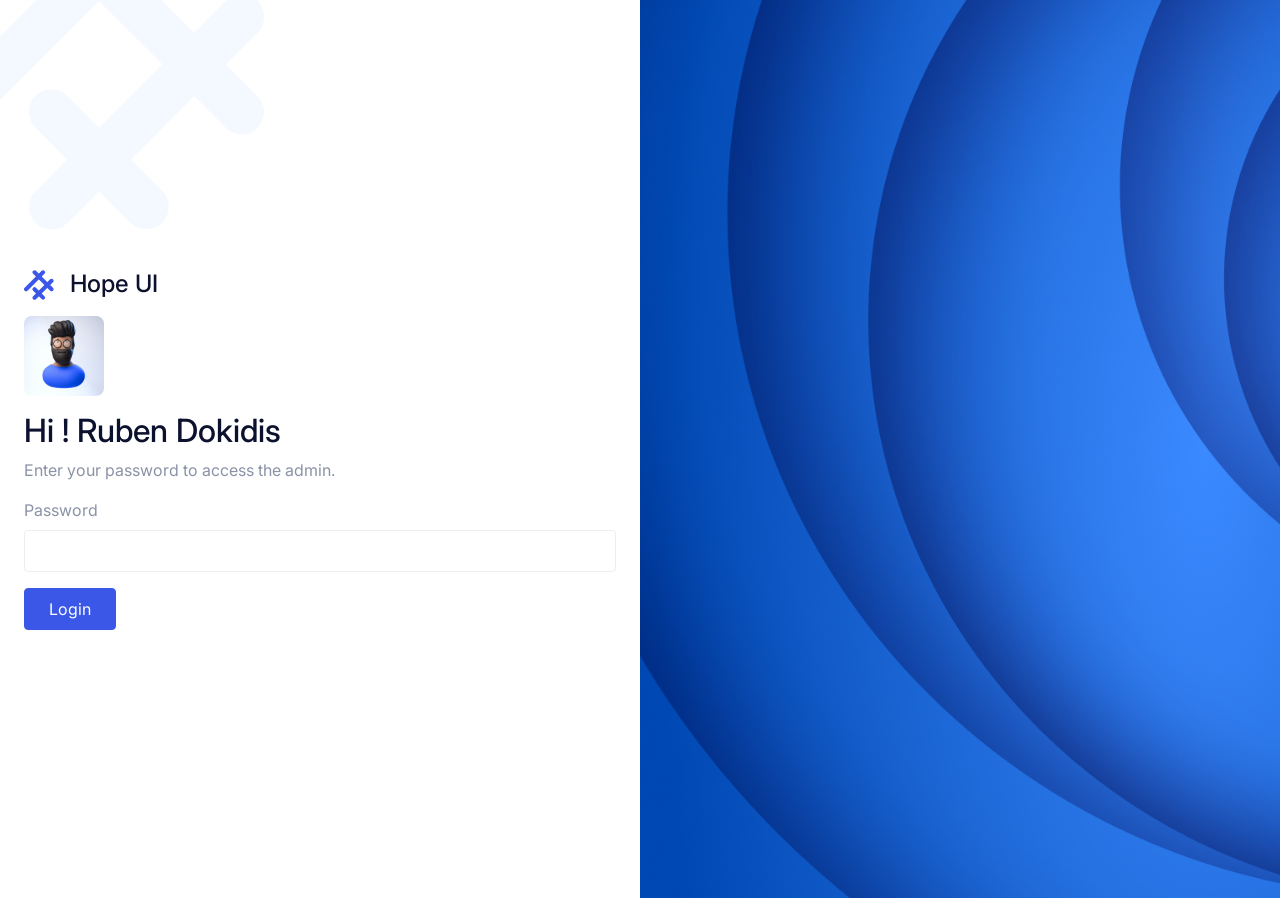
<file: dashboard/auth/lock-screen.html>
<!doctype html>
<html lang="en" dir="ltr">
  <head>
    <meta charset="utf-8">
      <meta name="viewport" content="width=device-width, initial-scale=1, shrink-to-fit=no">
      <title>Hope UI | Responsive Bootstrap 5 Admin Dashboard Template</title>
      
      <!-- Favicon -->
      <link rel="shortcut icon" href="../../assets/images/favicon.ico">
      
      <!-- Library / Plugin Css Build -->
      <link rel="stylesheet" href="../../assets/css/core/libs.min.css">
      
      
      <!-- Hope Ui Design System Css -->
      <link rel="stylesheet" href="../../assets/css/hope-ui.min.css?v=4.0.0">
      
      <!-- Custom Css -->
      <link rel="stylesheet" href="../../assets/css/custom.min.css?v=4.0.0">
      
      <!-- Dark Css -->
      <link rel="stylesheet" href="../../assets/css/dark.min.css">
      
      <!-- Customizer Css -->
      <link rel="stylesheet" href="../../assets/css/customizer.min.css">
      
      <!-- RTL Css -->
      <link rel="stylesheet" href="../../assets/css/rtl.min.css">
      
      
  </head>
  <body class=" " data-bs-spy="scroll" data-bs-target="#elements-section" data-bs-offset="0" tabindex="0">
    <!-- loader Start -->
    <div id="loading">
      <div class="loader simple-loader">
          <div class="loader-body">
          </div>
      </div>    </div>
    <!-- loader END -->
    
      <div class="wrapper">
      <section class="login-content">
         <div class="row m-0 align-items-center bg-white vh-100">            
            <div class="col-md-6 p-0">   
                  <div class="card card-transparent auth-card shadow-none d-flex justify-content-center mb-0">
                     <div class="card-body">
                        <a href="../../dashboard/index.html" class="navbar-brand d-flex align-items-center mb-3">
                           
                           <!--Logo start-->
                           <div class="logo-main">
                               <div class="logo-normal">
                                   <svg class="text-primary icon-30" viewBox="0 0 30 30" fill="none" xmlns="http://www.w3.org/2000/svg">
                                       <rect x="-0.757324" y="19.2427" width="28" height="4" rx="2" transform="rotate(-45 -0.757324 19.2427)" fill="currentColor"/>
                                       <rect x="7.72803" y="27.728" width="28" height="4" rx="2" transform="rotate(-45 7.72803 27.728)" fill="currentColor"/>
                                       <rect x="10.5366" y="16.3945" width="16" height="4" rx="2" transform="rotate(45 10.5366 16.3945)" fill="currentColor"/>
                                       <rect x="10.5562" y="-0.556152" width="28" height="4" rx="2" transform="rotate(45 10.5562 -0.556152)" fill="currentColor"/>
                                   </svg>
                               </div>
                               <div class="logo-mini">
                                   <svg class="text-primary icon-30" viewBox="0 0 30 30" fill="none" xmlns="http://www.w3.org/2000/svg">
                                       <rect x="-0.757324" y="19.2427" width="28" height="4" rx="2" transform="rotate(-45 -0.757324 19.2427)" fill="currentColor"/>
                                       <rect x="7.72803" y="27.728" width="28" height="4" rx="2" transform="rotate(-45 7.72803 27.728)" fill="currentColor"/>
                                       <rect x="10.5366" y="16.3945" width="16" height="4" rx="2" transform="rotate(45 10.5366 16.3945)" fill="currentColor"/>
                                       <rect x="10.5562" y="-0.556152" width="28" height="4" rx="2" transform="rotate(45 10.5562 -0.556152)" fill="currentColor"/>
                                   </svg>
                               </div>
                           </div>
                           <!--logo End-->
                           
                           
                           
                           
                           <h4 class="logo-title ms-3">Hope UI</h4>
                        </a>
                        <img src="../../assets/images/avatars/01.png" class="rounded avatar-80 mb-3" alt="">
                        <h2 class="mb-2">Hi ! Ruben Dokidis</h2>
                        <p>Enter your password to access the admin.</p>
                        <form>
                           <div class="row">
                              <div class="col-lg-12">
                                 <div class="floating-label form-group">
                                    <label for="password" class="form-label">Password</label>
                                    <input type="password" class="form-control" id="password" aria-describedby="password" placeholder=" ">
                                 </div>
                              </div>
                           </div>
                           <button type="submit" class="btn btn-primary">Login</button>
                        </form>
                     </div>
                  </div>
                  <div class="sign-bg">
                     <svg width="280" height="230" viewBox="0 0 431 398" fill="none" xmlns="http://www.w3.org/2000/svg">
                        <g opacity="0.05">
                        <rect x="-157.085" y="193.773" width="543" height="77.5714" rx="38.7857" transform="rotate(-45 -157.085 193.773)" fill="#3B8AFF"></rect>
                        <rect x="7.46875" y="358.327" width="543" height="77.5714" rx="38.7857" transform="rotate(-45 7.46875 358.327)" fill="#3B8AFF"></rect>
                        <rect x="61.9355" y="138.545" width="310.286" height="77.5714" rx="38.7857" transform="rotate(45 61.9355 138.545)" fill="#3B8AFF"></rect>
                        <rect x="62.3154" y="-190.173" width="543" height="77.5714" rx="38.7857" transform="rotate(45 62.3154 -190.173)" fill="#3B8AFF"></rect>
                        </g>
                     </svg>
                  </div>
               </div>
               <div class="col-md-6 d-md-block d-none bg-primary p-0 mt-n1 vh-100 overflow-hidden">
                  <img src="../../assets/images/auth/04.png" class="img-fluid gradient-main animated-scaleX" alt="images">
               </div>
            </div>
      </section>
      </div>
    
    <!-- Library Bundle Script -->
    <script src="../../assets/js/core/libs.min.js"></script>
    
    <!-- External Library Bundle Script -->
    <script src="../../assets/js/core/external.min.js"></script>
    
    <!-- Widgetchart Script -->
    <script src="../../assets/js/charts/widgetcharts.js"></script>
    
    <!-- mapchart Script -->
    <script src="../../assets/js/charts/vectore-chart.js"></script>
    <script src="../../assets/js/charts/dashboard.js" ></script>
    
    <!-- fslightbox Script -->
    <script src="../../assets/js/plugins/fslightbox.js"></script>
    
    <!-- Settings Script -->
    <script src="../../assets/js/plugins/setting.js"></script>
    
    <!-- Slider-tab Script -->
    <script src="../../assets/js/plugins/slider-tabs.js"></script>
    
    <!-- Form Wizard Script -->
    <script src="../../assets/js/plugins/form-wizard.js"></script>
    
    <!-- AOS Animation Plugin-->
    
    <!-- App Script -->
    <script src="../../assets/js/hope-ui.js" defer></script>
    
    
  </body>
</html>
</file>
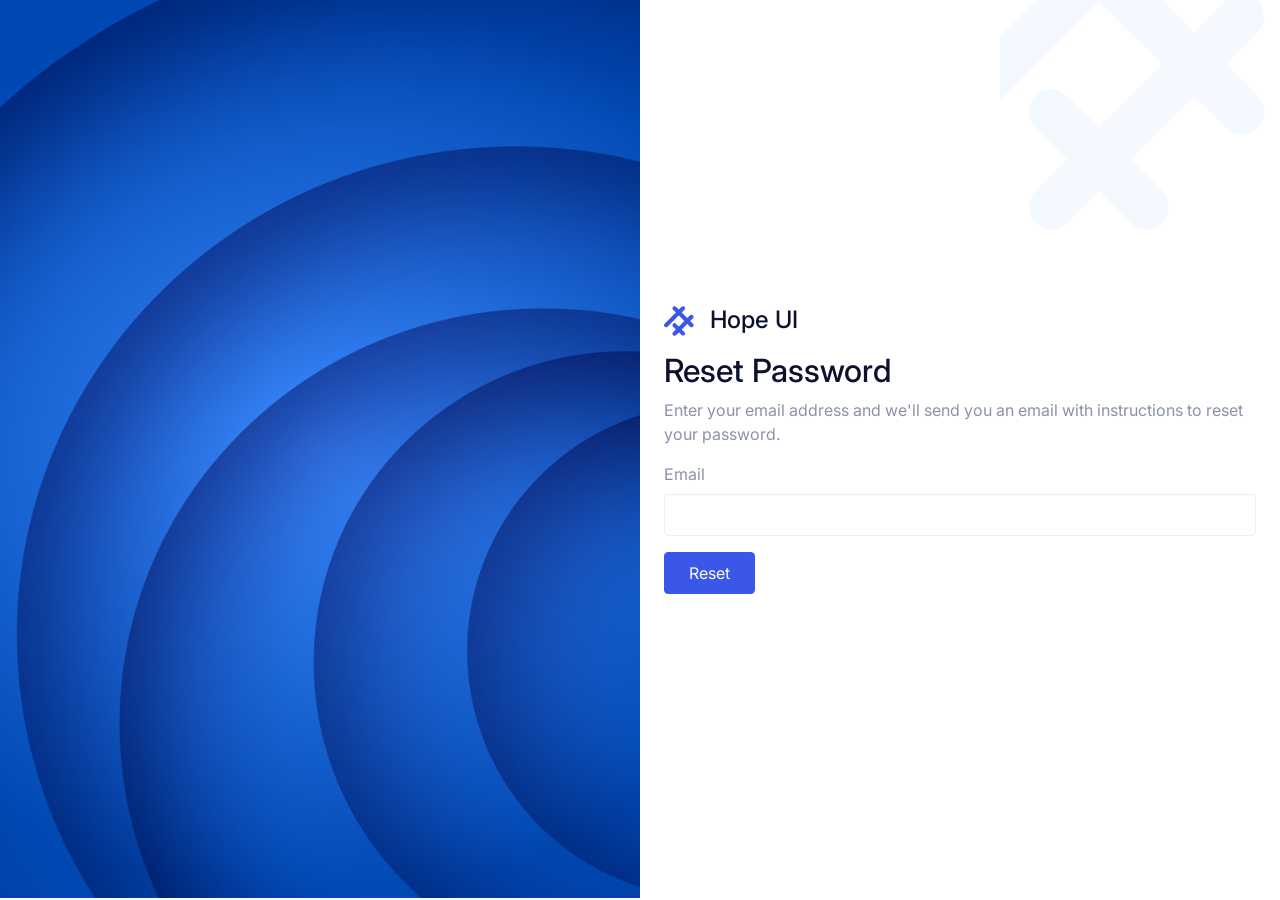
<file: dashboard/auth/recoverpw.html>
<!doctype html>
<html lang="en" dir="ltr">
  <head>
    <meta charset="utf-8">
      <meta name="viewport" content="width=device-width, initial-scale=1, shrink-to-fit=no">
      <title>Hope UI | Responsive Bootstrap 5 Admin Dashboard Template</title>
      
      <!-- Favicon -->
      <link rel="shortcut icon" href="../../assets/images/favicon.ico">
      
      <!-- Library / Plugin Css Build -->
      <link rel="stylesheet" href="../../assets/css/core/libs.min.css">
      
      
      <!-- Hope Ui Design System Css -->
      <link rel="stylesheet" href="../../assets/css/hope-ui.min.css?v=4.0.0">
      
      <!-- Custom Css -->
      <link rel="stylesheet" href="../../assets/css/custom.min.css?v=4.0.0">
      
      <!-- Dark Css -->
      <link rel="stylesheet" href="../../assets/css/dark.min.css">
      
      <!-- Customizer Css -->
      <link rel="stylesheet" href="../../assets/css/customizer.min.css">
      
      <!-- RTL Css -->
      <link rel="stylesheet" href="../../assets/css/rtl.min.css">
      
      
  </head>
  <body class=" " data-bs-spy="scroll" data-bs-target="#elements-section" data-bs-offset="0" tabindex="0">
    <!-- loader Start -->
    <div id="loading">
      <div class="loader simple-loader">
          <div class="loader-body">
          </div>
      </div>    </div>
    <!-- loader END -->
    
      <div class="wrapper">
      <section class="login-content">
         <div class="row m-0 align-items-center bg-white vh-100">
            <div class="col-md-6 d-md-block d-none bg-primary p-0 mt-n1 vh-100 overflow-hidden">
               <img src="../../assets/images/auth/02.png" class="img-fluid gradient-main animated-scaleX" alt="images">
            </div>
            <div class="col-md-6 p-0">               
               <div class="card card-transparent auth-card shadow-none d-flex justify-content-center mb-0">
                  <div class="card-body">
                     <a href="../../dashboard/index.html" class="navbar-brand d-flex align-items-center mb-3">
                        
                        <!--Logo start-->
                        <div class="logo-main">
                            <div class="logo-normal">
                                <svg class="text-primary icon-30" viewBox="0 0 30 30" fill="none" xmlns="http://www.w3.org/2000/svg">
                                    <rect x="-0.757324" y="19.2427" width="28" height="4" rx="2" transform="rotate(-45 -0.757324 19.2427)" fill="currentColor"/>
                                    <rect x="7.72803" y="27.728" width="28" height="4" rx="2" transform="rotate(-45 7.72803 27.728)" fill="currentColor"/>
                                    <rect x="10.5366" y="16.3945" width="16" height="4" rx="2" transform="rotate(45 10.5366 16.3945)" fill="currentColor"/>
                                    <rect x="10.5562" y="-0.556152" width="28" height="4" rx="2" transform="rotate(45 10.5562 -0.556152)" fill="currentColor"/>
                                </svg>
                            </div>
                            <div class="logo-mini">
                                <svg class="text-primary icon-30" viewBox="0 0 30 30" fill="none" xmlns="http://www.w3.org/2000/svg">
                                    <rect x="-0.757324" y="19.2427" width="28" height="4" rx="2" transform="rotate(-45 -0.757324 19.2427)" fill="currentColor"/>
                                    <rect x="7.72803" y="27.728" width="28" height="4" rx="2" transform="rotate(-45 7.72803 27.728)" fill="currentColor"/>
                                    <rect x="10.5366" y="16.3945" width="16" height="4" rx="2" transform="rotate(45 10.5366 16.3945)" fill="currentColor"/>
                                    <rect x="10.5562" y="-0.556152" width="28" height="4" rx="2" transform="rotate(45 10.5562 -0.556152)" fill="currentColor"/>
                                </svg>
                            </div>
                        </div>
                        <!--logo End-->
                        
                        
                        
                        
                        <h4 class="logo-title ms-3">Hope UI</h4>
                     </a>
                     <h2 class="mb-2">Reset Password</h2>
                     <p>Enter your email address and we'll send you an email with instructions to reset your password.</p>
                     <form>
                        <div class="row">
                           <div class="col-lg-12">
                              <div class="floating-label form-group">
                                 <label for="email" class="form-label">Email</label>
                                 <input type="email" class="form-control" id="email" aria-describedby="email" placeholder=" ">
                              </div>
                           </div>
                        </div>
                        <button type="submit" class="btn btn-primary">Reset</button>
                     </form>
                  </div>
               </div>               
               <div class="sign-bg sign-bg-right">
                  <svg width="280" height="230" viewBox="0 0 431 398" fill="none" xmlns="http://www.w3.org/2000/svg">
                     <g opacity="0.05">
                     <rect x="-157.085" y="193.773" width="543" height="77.5714" rx="38.7857" transform="rotate(-45 -157.085 193.773)" fill="#3B8AFF"/>
                     <rect x="7.46875" y="358.327" width="543" height="77.5714" rx="38.7857" transform="rotate(-45 7.46875 358.327)" fill="#3B8AFF"/>
                     <rect x="61.9355" y="138.545" width="310.286" height="77.5714" rx="38.7857" transform="rotate(45 61.9355 138.545)" fill="#3B8AFF"/>
                     <rect x="62.3154" y="-190.173" width="543" height="77.5714" rx="38.7857" transform="rotate(45 62.3154 -190.173)" fill="#3B8AFF"/>
                     </g>
                  </svg>
               </div>
            </div>
         </div>
      </section>
      </div>
    
    <!-- Library Bundle Script -->
    <script src="../../assets/js/core/libs.min.js"></script>
    
    <!-- External Library Bundle Script -->
    <script src="../../assets/js/core/external.min.js"></script>
    
    <!-- Widgetchart Script -->
    <script src="../../assets/js/charts/widgetcharts.js"></script>
    
    <!-- mapchart Script -->
    <script src="../../assets/js/charts/vectore-chart.js"></script>
    <script src="../../assets/js/charts/dashboard.js" ></script>
    
    <!-- fslightbox Script -->
    <script src="../../assets/js/plugins/fslightbox.js"></script>
    
    <!-- Settings Script -->
    <script src="../../assets/js/plugins/setting.js"></script>
    
    <!-- Slider-tab Script -->
    <script src="../../assets/js/plugins/slider-tabs.js"></script>
    
    <!-- Form Wizard Script -->
    <script src="../../assets/js/plugins/form-wizard.js"></script>
    
    <!-- AOS Animation Plugin-->
    
    <!-- App Script -->
    <script src="../../assets/js/hope-ui.js" defer></script>
    
    
  </body>
</html>
</file>
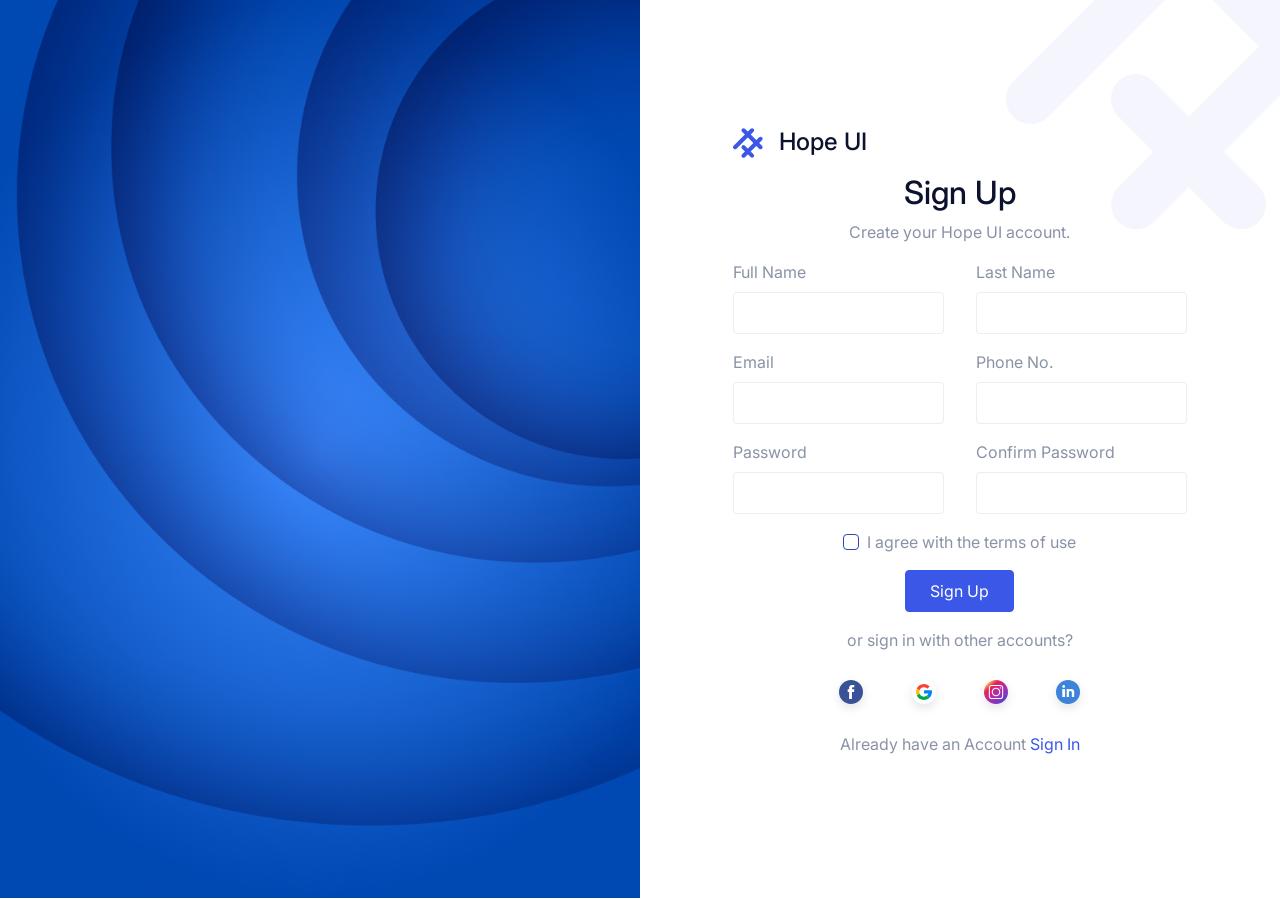
<file: dashboard/auth/sign-up.html>
<!doctype html>
<html lang="en" dir="ltr">
  <head>
    <meta charset="utf-8">
      <meta name="viewport" content="width=device-width, initial-scale=1, shrink-to-fit=no">
      <title>Hope UI | Responsive Bootstrap 5 Admin Dashboard Template</title>
      
      <!-- Favicon -->
      <link rel="shortcut icon" href="../../assets/images/favicon.ico">
      
      <!-- Library / Plugin Css Build -->
      <link rel="stylesheet" href="../../assets/css/core/libs.min.css">
      
      
      <!-- Hope Ui Design System Css -->
      <link rel="stylesheet" href="../../assets/css/hope-ui.min.css?v=4.0.0">
      
      <!-- Custom Css -->
      <link rel="stylesheet" href="../../assets/css/custom.min.css?v=4.0.0">
      
      <!-- Dark Css -->
      <link rel="stylesheet" href="../../assets/css/dark.min.css">
      
      <!-- Customizer Css -->
      <link rel="stylesheet" href="../../assets/css/customizer.min.css">
      
      <!-- RTL Css -->
      <link rel="stylesheet" href="../../assets/css/rtl.min.css">
      
      
  </head>
  <body class=" " data-bs-spy="scroll" data-bs-target="#elements-section" data-bs-offset="0" tabindex="0">
    <!-- loader Start -->
    <div id="loading">
      <div class="loader simple-loader">
          <div class="loader-body">
          </div>
      </div>    </div>
    <!-- loader END -->
    
      <div class="wrapper">
      <section class="login-content">
         <div class="row m-0 align-items-center bg-white vh-100">            
               <div class="col-md-6 d-md-block d-none bg-primary p-0 mt-n1 vh-100 overflow-hidden">
               <img src="../../assets/images/auth/05.png" class="img-fluid gradient-main animated-scaleX" alt="images">
            </div>
            <div class="col-md-6">               
               <div class="row justify-content-center">
                  <div class="col-md-10">
                     <div class="card card-transparent auth-card shadow-none d-flex justify-content-center mb-0">
                        <div class="card-body">
                           <a href="../../dashboard/index.html" class="navbar-brand d-flex align-items-center mb-3">
                              
                              <!--Logo start-->
                              <div class="logo-main">
                                  <div class="logo-normal">
                                      <svg class="text-primary icon-30" viewBox="0 0 30 30" fill="none" xmlns="http://www.w3.org/2000/svg">
                                          <rect x="-0.757324" y="19.2427" width="28" height="4" rx="2" transform="rotate(-45 -0.757324 19.2427)" fill="currentColor"/>
                                          <rect x="7.72803" y="27.728" width="28" height="4" rx="2" transform="rotate(-45 7.72803 27.728)" fill="currentColor"/>
                                          <rect x="10.5366" y="16.3945" width="16" height="4" rx="2" transform="rotate(45 10.5366 16.3945)" fill="currentColor"/>
                                          <rect x="10.5562" y="-0.556152" width="28" height="4" rx="2" transform="rotate(45 10.5562 -0.556152)" fill="currentColor"/>
                                      </svg>
                                  </div>
                                  <div class="logo-mini">
                                      <svg class="text-primary icon-30" viewBox="0 0 30 30" fill="none" xmlns="http://www.w3.org/2000/svg">
                                          <rect x="-0.757324" y="19.2427" width="28" height="4" rx="2" transform="rotate(-45 -0.757324 19.2427)" fill="currentColor"/>
                                          <rect x="7.72803" y="27.728" width="28" height="4" rx="2" transform="rotate(-45 7.72803 27.728)" fill="currentColor"/>
                                          <rect x="10.5366" y="16.3945" width="16" height="4" rx="2" transform="rotate(45 10.5366 16.3945)" fill="currentColor"/>
                                          <rect x="10.5562" y="-0.556152" width="28" height="4" rx="2" transform="rotate(45 10.5562 -0.556152)" fill="currentColor"/>
                                      </svg>
                                  </div>
                              </div>
                              <!--logo End-->
                              
                              
                              
                              
                              <h4 class="logo-title ms-3">Hope UI</h4>
                           </a>
                           <h2 class="mb-2 text-center">Sign Up</h2>
                           <p class="text-center">Create your Hope UI account.</p>
                           <form>
                              <div class="row">
                                 <div class="col-lg-6">
                                    <div class="form-group">
                                       <label for="full-name" class="form-label">Full Name</label>
                                       <input type="text" class="form-control" id="full-name" placeholder=" ">
                                    </div>
                                 </div>
                                 <div class="col-lg-6">
                                    <div class="form-group">
                                       <label for="last-name" class="form-label">Last Name</label>
                                       <input type="text" class="form-control" id="last-name" placeholder=" ">
                                    </div>
                                 </div>
                                 <div class="col-lg-6">
                                    <div class="form-group">
                                       <label for="email" class="form-label">Email</label>
                                       <input type="email" class="form-control" id="email" placeholder=" ">
                                    </div>
                                 </div>
                                 <div class="col-lg-6">
                                    <div class="form-group">
                                       <label for="phone" class="form-label">Phone No.</label>
                                       <input type="text" class="form-control" id="phone" placeholder=" ">
                                    </div>
                                 </div>
                                 <div class="col-lg-6">
                                    <div class="form-group">
                                       <label for="password" class="form-label">Password</label>
                                       <input type="password" class="form-control" id="password" placeholder=" ">
                                    </div>
                                 </div>
                                 <div class="col-lg-6">
                                    <div class="form-group">
                                       <label for="confirm-password" class="form-label">Confirm Password</label>
                                       <input type="text" class="form-control" id="confirm-password" placeholder=" ">
                                    </div>
                                 </div>
                                 <div class="col-lg-12 d-flex justify-content-center">
                                    <div class="form-check mb-3">
                                       <input type="checkbox" class="form-check-input" id="customCheck1">
                                       <label class="form-check-label" for="customCheck1">I agree with the terms of use</label>
                                    </div>
                                 </div>
                              </div>
                              <div class="d-flex justify-content-center">
                                 <button type="submit" class="btn btn-primary">Sign Up</button>
                              </div>
                              <p class="text-center my-3">or sign in with other accounts?</p>
                              <div class="d-flex justify-content-center">
                                 <ul class="list-group list-group-horizontal list-group-flush">
                                    <li class="list-group-item border-0 pb-0">
                                       <a href="#"><img src="../../assets/images/brands/fb.svg" alt="fb"></a>
                                    </li>
                                    <li class="list-group-item border-0 pb-0">
                                       <a href="#"><img src="../../assets/images/brands/gm.svg" alt="gm"></a>
                                    </li>
                                    <li class="list-group-item border-0 pb-0">
                                       <a href="#"><img src="../../assets/images/brands/im.svg" alt="im"></a>
                                    </li>
                                    <li class="list-group-item border-0 pb-0">
                                       <a href="#"><img src="../../assets/images/brands/li.svg" alt="li"></a>
                                    </li>
                                 </ul>
                              </div>
                              <p class="mt-3 text-center">
                                 Already have an Account <a href="sign-in.html" class="text-underline">Sign In</a>
                              </p>
                           </form>
                        </div>
                     </div>    
                  </div>
               </div>           
               <div class="sign-bg sign-bg-right">
                  <svg width="280" height="230" viewBox="0 0 421 359" fill="none" xmlns="http://www.w3.org/2000/svg">
                     <g opacity="0.05">
                        <rect x="-15.0845" y="154.773" width="543" height="77.5714" rx="38.7857" transform="rotate(-45 -15.0845 154.773)" fill="#3A57E8"/>
                        <rect x="149.47" y="319.328" width="543" height="77.5714" rx="38.7857" transform="rotate(-45 149.47 319.328)" fill="#3A57E8"/>
                        <rect x="203.936" y="99.543" width="310.286" height="77.5714" rx="38.7857" transform="rotate(45 203.936 99.543)" fill="#3A57E8"/>
                        <rect x="204.316" y="-229.172" width="543" height="77.5714" rx="38.7857" transform="rotate(45 204.316 -229.172)" fill="#3A57E8"/>
                     </g>
                  </svg>
               </div>
            </div>   
         </div>
      </section>
      </div>
    
    <!-- Library Bundle Script -->
    <script src="../../assets/js/core/libs.min.js"></script>
    
    <!-- External Library Bundle Script -->
    <script src="../../assets/js/core/external.min.js"></script>
    
    <!-- Widgetchart Script -->
    <script src="../../assets/js/charts/widgetcharts.js"></script>
    
    <!-- mapchart Script -->
    <script src="../../assets/js/charts/vectore-chart.js"></script>
    <script src="../../assets/js/charts/dashboard.js" ></script>
    
    <!-- fslightbox Script -->
    <script src="../../assets/js/plugins/fslightbox.js"></script>
    
    <!-- Settings Script -->
    <script src="../../assets/js/plugins/setting.js"></script>
    
    <!-- Slider-tab Script -->
    <script src="../../assets/js/plugins/slider-tabs.js"></script>
    
    <!-- Form Wizard Script -->
    <script src="../../assets/js/plugins/form-wizard.js"></script>
    
    <!-- AOS Animation Plugin-->
    
    <!-- App Script -->
    <script src="../../assets/js/hope-ui.js" defer></script>
    
    
  </body>
</html>
</file>
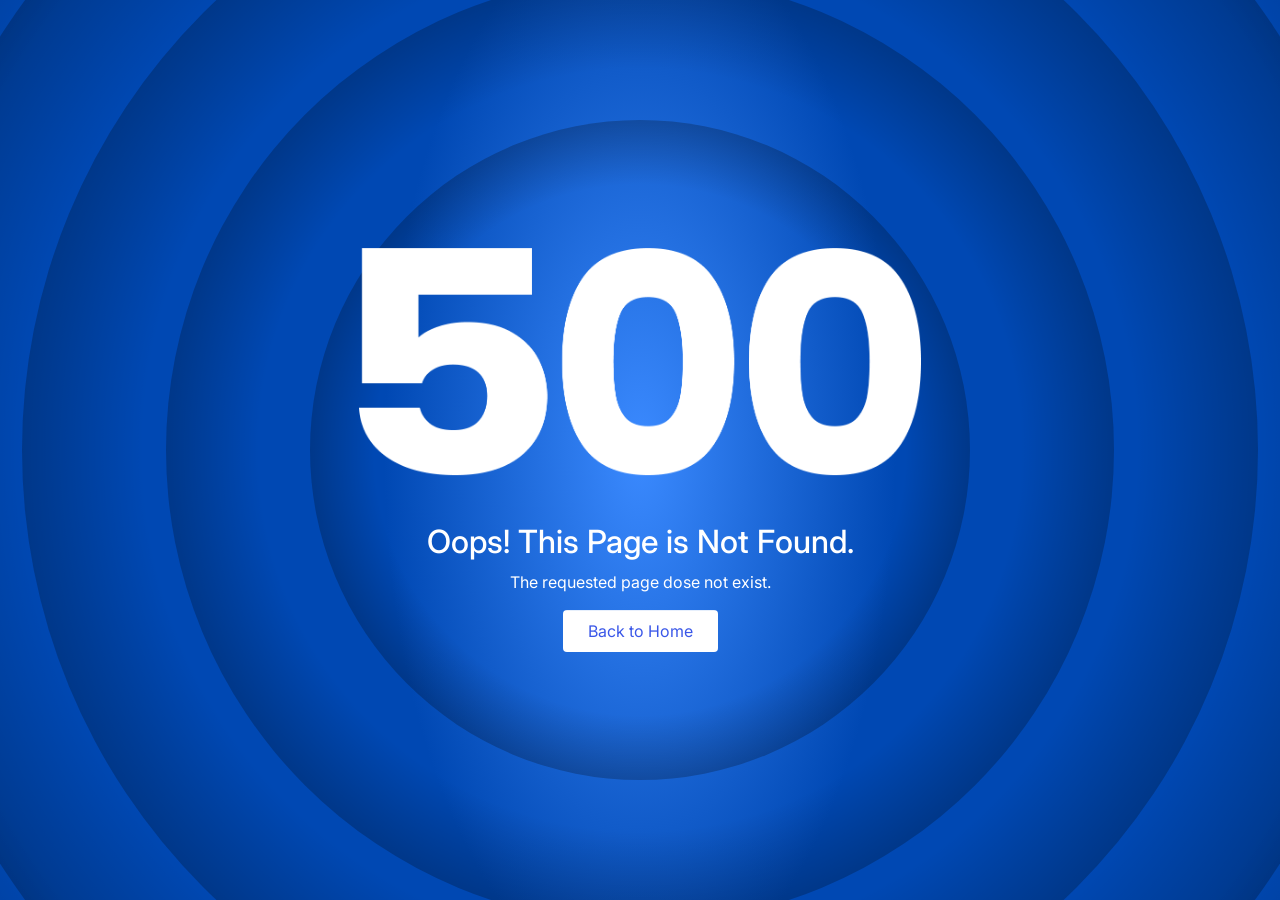
<file: dashboard/errors/error500.html>
<!doctype html>
<html lang="en" dir="ltr">
  <head>
    <meta charset="utf-8">
      <meta name="viewport" content="width=device-width, initial-scale=1, shrink-to-fit=no">
      <title>Hope UI | Responsive Bootstrap 5 Admin Dashboard Template</title>
      
      <!-- Favicon -->
      <link rel="shortcut icon" href="../../assets/images/favicon.ico">
      
      <!-- Library / Plugin Css Build -->
      <link rel="stylesheet" href="../../assets/css/core/libs.min.css">
      
      
      <!-- Hope Ui Design System Css -->
      <link rel="stylesheet" href="../../assets/css/hope-ui.min.css?v=4.0.0">
      
      <!-- Custom Css -->
      <link rel="stylesheet" href="../../assets/css/custom.min.css?v=4.0.0">
      
      <!-- Dark Css -->
      <link rel="stylesheet" href="../../assets/css/dark.min.css">
      
      <!-- Customizer Css -->
      <link rel="stylesheet" href="../../assets/css/customizer.min.css">
      
      <!-- RTL Css -->
      <link rel="stylesheet" href="../../assets/css/rtl.min.css">
      
      
  </head>
  <body class=" " data-bs-spy="scroll" data-bs-target="#elements-section" data-bs-offset="0" tabindex="0">
    <!-- loader Start -->
    <div id="loading">
      <div class="loader simple-loader">
          <div class="loader-body">
          </div>
      </div>    </div>
    <!-- loader END -->
    
      <div class="wrapper">
<div class="gradient">
    <div class="container">
        <img src="../../assets/images/error/500.png" class="img-fluid mb-4 w-50" alt="">
        <h2 class="mb-0 mt-4 text-white">Oops! This Page is Not Found.</h2>
        <p class="mt-2 text-white">The requested page dose not exist.</p>
        <a class="btn bg-white text-primary d-inline-flex align-items-center" href="../index.html ">Back to Home</a>
    </div>
    <div class="box">
        <div class="c xl-circle">
            <div class="c lg-circle">
                <div class="c md-circle">
                    <div class="c sm-circle">
                        <div class="c xs-circle">                        
                        </div>
                    </div>
                </div>
            </div>
        </div>
    </div>
</div>
      </div>
    
    <!-- Library Bundle Script -->
    <script src="../../assets/js/core/libs.min.js"></script>
    
    <!-- External Library Bundle Script -->
    <script src="../../assets/js/core/external.min.js"></script>
    
    <!-- Widgetchart Script -->
    <script src="../../assets/js/charts/widgetcharts.js"></script>
    
    <!-- mapchart Script -->
    <script src="../../assets/js/charts/vectore-chart.js"></script>
    <script src="../../assets/js/charts/dashboard.js" ></script>
    
    <!-- fslightbox Script -->
    <script src="../../assets/js/plugins/fslightbox.js"></script>
    
    <!-- Settings Script -->
    <script src="../../assets/js/plugins/setting.js"></script>
    
    <!-- Slider-tab Script -->
    <script src="../../assets/js/plugins/slider-tabs.js"></script>
    
    <!-- Form Wizard Script -->
    <script src="../../assets/js/plugins/form-wizard.js"></script>
    
    <!-- AOS Animation Plugin-->
    
    <!-- App Script -->
    <script src="../../assets/js/hope-ui.js" defer></script>
    
    
  </body>
</html>
</file>
<file: assets/css/custom.min.css>
/*!
* Version: 1.2.0
* Template: Example Project
* Author: iqonic.design
* Design and Developed by: iqonic.design
* NOTE: This file contains the styling for Template.
*
*/:focus{outline:none}hr{margin:1rem 0;color:inherit;background-color:currentColor;border:0;opacity:.25}.sign-bg{position:absolute;left:0;top:0}.sign-bg.sign-bg-right{left:auto;right:0}.gradient-main{height:100%;width:100%;-o-object-fit:cover;object-fit:cover}.login-bottom{margin-top:-12.5rem}@media(min-width: 1400px){.auth-card{padding:0 6.25rem}}@media(max-width: 575.98px){.login-header{height:12.5rem !important}.login-bottom{margin-top:-6.25rem}}.card .iq-dashed-border{padding:1.5rem;-webkit-border-radius:.5rem;border-radius:.5rem;border:1px dashed #ced4da}.card .card-body .grid-flow-col{grid-auto-flow:column}.card .card-body .iq-icon-box-2{height:36px;width:36px;min-width:36px;line-height:36px;background:#f5f6fa;text-align:center;font-size:1rem;text-decoration:none;-webkit-border-radius:.5rem;border-radius:.5rem}.card .card-body .iq-media-group-1 .iq-media-1{margin-left:-1.25rem;position:relative;z-index:0}.card .card-body .iq-media-group-1 .iq-media-1:hover{z-index:9}.card .card-body .iq-media-group-1 .iq-media-1 img{border:2px solid #eee}.card .card-body .iq-media-group-1 .iq-media-1:first-child{margin-left:0}.card .card-body .iq-media-group-1 .iq-media.border{border:2px solid #eee}.card .card-body .iq-media-1{display:-webkit-inline-box;display:-ms-inline-flexbox;display:-webkit-inline-flex;display:inline-flex;background-repeat:no-repeat;background-position:center center;-webkit-background-size:cover;background-size:cover;-webkit-border-radius:.25rem;border-radius:.25rem}.card .card-body .iq-media-1:hover{text-decoration:none}.pricing .table thead tr{background-color:unset}.pricing .table th{border-top:none;border-bottom:1px solid #eee}.pricing .table td{border-top:none !important}.pricing .table tr{border-bottom:1px solid #eee}.prc-box{background:#d8ddfa;padding:15px;position:relative;-webkit-border-radius:.5rem;border-radius:.5rem;cursor:pointer}.type{position:absolute;background:#3a57e8;padding:9px 25px;color:#fff;top:-15px;left:50%;-webkit-transform:translateX(-50%);-ms-transform:translateX(-50%);transform:translateX(-50%);font-weight:500}.type:before{position:absolute;content:"";width:0;height:0;right:-15px;top:0px;border-left:15px solid #0c112e;border-top:15px solid rgba(0,0,0,0)}.type:after{position:absolute;content:"";width:0;height:0;left:-15px;top:0px;border-right:15px solid #0c112e;border-top:15px solid rgba(0,0,0,0)}.prc-box.active{background:#3a57e8}.prc-box.active .h3{color:#fff}.prc-box.active .type{background:#d8ddfa;color:#212529}.prc-box.active .type:before{border-left:16px solid #0c112e;right:-16px}.prc-box.active .type:after{border-right:16px solid #0c112e;left:-16px}.prc-wrap{border-bottom:none !important}.child-cell.active{color:#3a57e8;stroke:#3a57e8}.line-around{border-bottom:1px solid #eee;line-height:.1em;margin:10px 0 20px}.line-around .line-around-1{text-transform:uppercase;background:#fff;padding:0 10px 0 0}.iq-single-card{-webkit-border-radius:0 .5rem .5rem 0;border-radius:0 .5rem .5rem 0}@media(max-width: 767.98px){.iq-single-card{-webkit-border-radius:0 0 .5rem .5rem;border-radius:0 0 .5rem .5rem}}.iq-star-inserted .iq-star-inserted-1.col{padding-right:unset}.iq-star-inserted .iq-star-inserted-2{z-index:2}.iq-star-inserted .iq-star-inserted-2.col{padding:unset}.iq-star-inserted .iq-star-inserted-2.col .card{height:100%}.iq-star-inserted .iq-star-inserted-3.col{padding-left:unset}@media(max-width: 991.98px){.iq-star-inserted .card.my-5{margin:unset !important;margin-bottom:2rem !important}.iq-star-inserted .iq-star-inserted-1.col{padding-right:-webkit-calc(var(--bs-gutter-x)/2);padding-right:calc(var(--bs-gutter-x)/2)}.iq-star-inserted .iq-star-inserted-2.col{padding-right:-webkit-calc(var(--bs-gutter-x)/2);padding-right:calc(var(--bs-gutter-x)/2);padding-left:-webkit-calc(var(--bs-gutter-x)/2);padding-left:calc(var(--bs-gutter-x)/2)}.iq-star-inserted .iq-star-inserted-2.col .card{height:unset;margin-bottom:2rem !important}.iq-star-inserted .iq-star-inserted-3.col{padding-left:-webkit-calc(var(--bs-gutter-x)/2);padding-left:calc(var(--bs-gutter-x)/2)}}.body-class-1{scroll-behavior:smooth}.main-img .container{position:absolute;top:50%;left:50%;-webkit-transform:translate(-50%, -50%);-ms-transform:translate(-50%, -50%);transform:translate(-50%, -50%);color:#fff;font-weight:700;text-transform:uppercase;text-align:center}.main-img .container h1{margin:0;font-size:4.375rem;color:#fff}.main-img .container h1 span{padding:.375rem .875rem;display:inline-block}.bd-heading-1 .bd-example{margin-top:1rem}.bd-heading-1 .bd-example:first-child{margin-top:0rem}.bd-cheatsheet{margin-top:-2rem}.bd-cheatsheet section article .card.iq-document-card{padding:1.5rem}.bd-cheatsheet section article .card.iq-document-card .tab-content pre.language-markup{margin:unset}.bd-aside.card.iq-document-card{padding:1.5rem;margin-top:-2rem}.bd-aside a{padding:.25rem .5rem;margin-top:.125rem;margin-left:.25rem;color:rgba(138,146,166,.95);text-decoration:none}.bd-aside a:hover,.bd-aside a:focus{background-color:rgba(58,87,232,.1)}.bd-aside .active{font-weight:600;background-color:rgba(58,87,232,.1);color:#3a57e8}.bd-aside .btn{padding:.25rem .5rem;font-weight:600;color:#8a92a6;border:0}.bd-aside .btn .right-icon{-webkit-transition:-webkit-transform .35s ease;transition:-webkit-transform .35s ease;-o-transition:transform .35s ease;transition:transform .35s ease;transition:transform .35s ease, -webkit-transform .35s ease}.bd-aside .btn:hover,.bd-aside .btn:focus{background-color:rgba(58,87,232,.1);color:#3a57e8}.bd-aside .btn:focus{-webkit-box-shadow:0 0 0 .063rem rgba(58,87,232,.7);box-shadow:0 0 0 .063rem rgba(58,87,232,.7)}.bd-aside .btn[aria-expanded=true] .right-icon{-webkit-transform:rotate(90deg);-ms-transform:rotate(90deg);transform:rotate(90deg)}.scrollspy-example{position:relative;height:12.5rem;margin-top:.5rem;overflow:auto}[id=modal] .bd-example .btn,[id=buttons] .bd-example .btn,[id=tooltips] .bd-example .btn,[id=popovers] .bd-example .btn,[id=dropdowns] .bd-example .btn-group,[id=dropdowns] .bd-example .dropdown,[id=dropdowns] .bd-example .dropup,[id=dropdowns] .bd-example .dropend,[id=dropdowns] .bd-example .dropstart{margin-top:.5rem}@media(min-width: 1200px){.body-class-1{display:grid;gap:1rem;grid-template-columns:1fr 4fr 1fr;grid-template-rows:auto}.bd-aside.sticky-xl-top{top:2rem !important}.bd-header{position:fixed;top:0;right:0;left:0;z-index:1030;grid-column:1/span 3}.sticky-xl-top{z-index:2}.bd-cheatsheet,.bd-cheatsheet section,.bd-cheatsheet article{display:grid;gap:2rem;grid-template-columns:3fr 1fr;grid-column:span 2/span 2;grid-template-rows:auto}.bd-aside{grid-area:1/1;scroll-margin-top:4rem}.bd-cheatsheet section,.bd-cheatsheet section>.iq-side-content{top:2rem;scroll-margin-top:0}.bd-cheatsheet article,.bd-cheatsheet .bd-heading{top:-webkit-calc(7.2rem + 2rem);top:calc(7.2rem + 2rem);scroll-margin-top:-webkit-calc(7.8rem + 2rem);scroll-margin-top:calc(7.8rem + 2rem)}.bd-cheatsheet .bd-heading{z-index:1;-webkit-box-ordinal-group:3;-webkit-order:2;-ms-flex-order:2;order:2}.bd-cheatsheet .bd-heading .card{margin-bottom:0}.bd-cheatsheet article .iq-document-card{margin-bottom:unset}.bd-cheatsheet article .iq-document-card.iq-doc-head{margin-top:-6.8rem}}@media(min-width: 768px)and (max-width: 1199.98px){.mobile-offcanvas{width:40% !important}}@media(max-width: 767.98px){.main-img .container h1{font-size:3.125rem}}@media(max-width: 1199.98px){.header .container{max-width:unset !important}aside.mobile-offcanvas{margin-top:unset !important}aside.mobile-offcanvas .offcanvas-header{display:block}.body-class-1{padding:unset}.body-class-1.container{max-width:unset}#content .iq-side-content .card{margin-top:1.25rem}.mobile-offcanvas{visibility:hidden;-webkit-transform:translateX(-100%);-ms-transform:translateX(-100%);transform:translateX(-100%);-webkit-border-radius:0;border-radius:0;display:block;position:fixed;top:0;left:0;height:100vh;z-index:1200;width:75%;overflow-y:scroll;overflow-x:hidden;-webkit-transition:visibility .3s ease-in-out,-webkit-transform .3s ease-in-out;transition:visibility .3s ease-in-out,-webkit-transform .3s ease-in-out;-o-transition:visibility .3s ease-in-out,transform .3s ease-in-out;transition:visibility .3s ease-in-out,transform .3s ease-in-out;transition:visibility .3s ease-in-out,transform .3s ease-in-out,-webkit-transform .3s ease-in-out;background:rgba(255,255,255,.8392156863);-webkit-backdrop-filter:blur(0.5rem);backdrop-filter:blur(0.5rem)}.mobile-offcanvas.show{visibility:visible;-webkit-transform:translateY(0);-ms-transform:translateY(0);transform:translateY(0)}.mobile-offcanvas .container,.mobile-offcanvas .container-fluid{display:block}}@media(min-width: 1200px){.bd-aside.card.iq-document-card,.bd-cheatsheet{margin-top:-3rem}aside.mobile-offcanvas .offcanvas-header{display:none}.bd-cheatsheet section .iq-side-content{grid-column-end:3}.bd-cheatsheet section .iq-side-content .card{margin-bottom:0}}body.offcanvas-active{overflow:hidden}body.uikit .btn-download{display:none}.uisheet.screen-darken{height:100%;width:0%;z-index:30;position:fixed;top:0;right:0;opacity:0;visibility:hidden;background-color:rgba(33,37,41,.6);-webkit-transition:opacity .2s linear,visibility .2s,width 2s ease-in;-o-transition:opacity .2s linear,visibility .2s,width 2s ease-in;transition:opacity .2s linear,visibility .2s,width 2s ease-in}.uisheet.screen-darken.active{z-index:10;-webkit-transition:opacity .3s ease,width 0s;-o-transition:opacity .3s ease,width 0s;transition:opacity .3s ease,width 0s;opacity:1;width:100%;visibility:visible}#back-to-top{display:inline !important}#back-to-top .top{bottom:1.563rem;right:1.563rem;z-index:999}.middle{display:inline !important}.middle .mid-menu{position:fixed;top:9.375rem;left:0rem;z-index:999;text-align:center;cursor:pointer;background:#3a57e8;color:#fff;padding:.2rem;-webkit-border-radius:0 1rem 1rem 0;border-radius:0 1rem 1rem 0}.top-1{top:1rem}
/*# sourceMappingURL=maps/custom.min.css.map */
</file>
<file: assets/css/dark.min.css>
/*!
* Version: 1.2.0
* Template: Example Project
* Author: iqonic.design
* Design and Developed by: iqonic.design
* NOTE: This file contains the styling for Template.
*
*/:focus{outline:none}hr{margin:1rem 0;color:inherit;background-color:currentColor;border:0;opacity:.25}.dark .bg-soft-primary{background-color:rgba(104,126,237,.1) !important}.dark a.bg-soft-primary:hover,.dark a.bg-soft-primary:focus,.dark button.bg-soft-primary:hover,.dark button.bg-soft-primary:focus{cursor:pointer;color:#1632bf;background-color:rgba(104,126,237,.15) !important}.dark .bg-soft-secondary{background-color:rgba(125,138,183,.1) !important}.dark a.bg-soft-secondary:hover,.dark a.bg-soft-secondary:focus,.dark button.bg-soft-secondary:hover,.dark button.bg-soft-secondary:focus{cursor:pointer;color:#404c74;background-color:rgba(125,138,183,.15) !important}.dark .bg-soft-success{background-color:rgba(33,204,106,.1) !important}.dark a.bg-soft-success:hover,.dark a.bg-soft-success:focus,.dark button.bg-soft-success:hover,.dark button.bg-soft-success:focus{cursor:pointer;color:#0f5e31;background-color:rgba(33,204,106,.15) !important}.dark .bg-soft-info{background-color:rgba(9,200,211,.1) !important}.dark a.bg-soft-info:hover,.dark a.bg-soft-info:focus,.dark button.bg-soft-info:hover,.dark button.bg-soft-info:focus{cursor:pointer;color:#045459;background-color:rgba(9,200,211,.15) !important}.dark .bg-soft-warning{background-color:rgba(244,137,75,.1) !important}.dark a.bg-soft-warning:hover,.dark a.bg-soft-warning:focus,.dark button.bg-soft-warning:hover,.dark button.bg-soft-warning:focus{cursor:pointer;color:#b44a0b;background-color:rgba(244,137,75,.15) !important}.dark .bg-soft-danger{background-color:rgba(221,73,55,.1) !important}.dark a.bg-soft-danger:hover,.dark a.bg-soft-danger:focus,.dark button.bg-soft-danger:hover,.dark button.bg-soft-danger:focus{cursor:pointer;color:#7f2116;background-color:rgba(221,73,55,.15) !important}.dark .bg-soft-light{background-color:rgba(251,252,252,.1) !important}.dark a.bg-soft-light:hover,.dark a.bg-soft-light:focus,.dark button.bg-soft-light:hover,.dark button.bg-soft-light:focus{cursor:pointer;color:#b2bcc5;background-color:rgba(251,252,252,.15) !important}.dark .bg-soft-dark{background-color:rgba(91,102,113,.1) !important}.dark a.bg-soft-dark:hover,.dark a.bg-soft-dark:focus,.dark button.bg-soft-dark:hover,.dark button.bg-soft-dark:focus{cursor:pointer;color:#000;background-color:rgba(91,102,113,.15) !important}.dark .bg-soft-gray{background-color:rgba(134,142,150,.1) !important}.dark a.bg-soft-gray:hover,.dark a.bg-soft-gray:focus,.dark button.bg-soft-gray:hover,.dark button.bg-soft-gray:focus{cursor:pointer;color:#494f54;background-color:rgba(134,142,150,.15) !important}.dark .bg-soft-gray-dark{background-color:rgba(91,102,113,.1) !important}.dark a.bg-soft-gray-dark:hover,.dark a.bg-soft-gray-dark:focus,.dark button.bg-soft-gray-dark:hover,.dark button.bg-soft-gray-dark:focus{cursor:pointer;color:#121416;background-color:rgba(91,102,113,.15) !important}.dark .text-primary{color:#3a57e8 !important}.dark .text-secondary{color:#5c6ca5 !important}.dark .text-success{color:#1aa053 !important}.dark .text-info{color:#079aa2 !important}.dark .text-warning{color:#f16a1b !important}.dark .text-danger{color:#c03221 !important}.dark .text-light{color:#dee2e6 !important}.dark .text-dark{color:#212529 !important}.dark .text-gray{color:#6c757d !important}.dark .text-gray-dark{color:#343a40 !important}.dark .iq-media-group .iq-icon-box-3{background:#222738}.dark{color:#8a92a6;background-color:#151824 !important}.dark h1,.dark .h1,.dark h2,.dark .h2,.dark h3,.dark .h3,.dark h4,.dark .h4,.dark h5,.dark .h5,.dark h6,.dark .h6{color:#8a92a6}.dark .border{border-color:#30384f !important}.dark .border-bottom{border-color:#30384f !important}.dark .datepicker-picker{background-color:#222738}.dark .datepicker-picker .datepicker-title{background-color:#222738}.dark .datepicker-picker .datepicker-controls .button{background-color:#222738;color:#8a92a6}.dark thead,.dark tbody,.dark tfoot,.dark tr,.dark td,.dark th{border-color:#30384f;color:#8a92a6}.dark .offcanvas{background-color:#222738;color:#8a92a6}.dark button.close-btn-res{color:#dee2e6}.dark hr.hr-horizontal{background-image:-webkit-gradient(linear, left top, right top, from(transparent), color-stop(rgba(255, 255, 255, 0.4)), to(transparent));background-image:-webkit-linear-gradient(left, transparent, rgba(255, 255, 255, 0.4), transparent);background-image:-o-linear-gradient(left, transparent, rgba(255, 255, 255, 0.4), transparent);background-image:linear-gradient(90deg, transparent, rgba(255, 255, 255, 0.4), transparent)}.dark hr.hr-vertial{background-image:-webkit-gradient(linear, left top, left bottom, from(transparent), color-stop(rgba(255, 255, 255, 0.4)), to(transparent));background-image:-webkit-linear-gradient(top, transparent, rgba(255, 255, 255, 0.4), transparent);background-image:-o-linear-gradient(top, transparent, rgba(255, 255, 255, 0.4), transparent);background-image:linear-gradient(180deg, transparent, rgba(255, 255, 255, 0.4), transparent)}.dark .custom-accordion .accordion-button{color:#adb3c1}.dark .custom-accordion .accordion-item{background:#222738}.dark .accordion .accordion-item{background-color:#151824;color:#fff}.dark .accordion .accordion-item .accordion-header .accordion-button{background-color:#30384f;color:#fff}.dark .accordion .accordion-item .accordion-header .accordion-button:not(.collapsed){color:#fff;background-color:#30384f}.dark .accordion .accordion-item .accordion-header .accordion-button:focus{-webkit-box-shadow:unset;box-shadow:unset}.dark .btn-border{border:2px solid #30384f}.dark .btn-border:hover{border-color:#57658e}.dark .btn-border.active{border-color:var(--bs-primary)}.dark .bd-aside .btn:hover,.dark .bd-aside .btn:focus,.dark .bd-aside .active,.dark .bd-aside a:hover{color:#fff;background-color:#151824;-webkit-box-shadow:unset;box-shadow:unset}.dark .btn-soft-primary{--bs-btn-color: #6179ed;--bs-btn-bg: rgba(58, 87, 232, 0.1);--bs-btn-border-color: rgba(58, 87, 232, 0);--bs-btn-hover-color: #7589ef;--bs-btn-hover-bg: rgba(58, 87, 232, 0.2);--bs-btn-hover-border-color: rgba(58, 87, 232, 0.2);--bs-btn-focus-shadow-rgb: 97, 121, 237;--bs-btn-active-color: #3a57e8;--bs-btn-active-bg: rgba(58, 87, 232, 0.3);--bs-btn-active-border-color: rgba(58, 87, 232, 0.2);--bs-btn-active-shadow: 0 0px 0px rgba(0, 0, 0, 0);--bs-btn-disabled-color: #000;--bs-btn-disabled-bg: #9dabf4;--bs-btn-disabled-border-color: rgba(58, 87, 232, 0);-webkit-box-shadow:unset;box-shadow:unset}.dark .btn-soft-secondary{--bs-btn-color: #7d89b7;--bs-btn-bg: rgba(92, 108, 165, 0.1);--bs-btn-border-color: rgba(92, 108, 165, 0);--bs-btn-hover-color: #8d98c0;--bs-btn-hover-bg: rgba(92, 108, 165, 0.2);--bs-btn-hover-border-color: rgba(92, 108, 165, 0.2);--bs-btn-focus-shadow-rgb: 125, 137, 183;--bs-btn-active-color: #5c6ca5;--bs-btn-active-bg: rgba(92, 108, 165, 0.3);--bs-btn-active-border-color: rgba(92, 108, 165, 0.2);--bs-btn-active-shadow: 0 0px 0px rgba(0, 0, 0, 0);--bs-btn-disabled-color: #000;--bs-btn-disabled-bg: #aeb6d2;--bs-btn-disabled-border-color: rgba(92, 108, 165, 0);-webkit-box-shadow:unset;box-shadow:unset}.dark .btn-soft-success{--bs-btn-color: #48b375;--bs-btn-bg: rgba(26, 160, 83, 0.1);--bs-btn-border-color: rgba(26, 160, 83, 0);--bs-btn-hover-color: #5fbd87;--bs-btn-hover-bg: rgba(26, 160, 83, 0.2);--bs-btn-hover-border-color: rgba(26, 160, 83, 0.2);--bs-btn-focus-shadow-rgb: 72, 179, 117;--bs-btn-active-color: #1aa053;--bs-btn-active-bg: rgba(26, 160, 83, 0.3);--bs-btn-active-border-color: rgba(26, 160, 83, 0.2);--bs-btn-active-shadow: 0 0px 0px rgba(0, 0, 0, 0);--bs-btn-disabled-color: #000;--bs-btn-disabled-bg: #8dd0a9;--bs-btn-disabled-border-color: rgba(26, 160, 83, 0);-webkit-box-shadow:unset;box-shadow:unset}.dark .btn-soft-info{--bs-btn-color: #39aeb5;--bs-btn-bg: rgba(7, 154, 162, 0.1);--bs-btn-border-color: rgba(7, 154, 162, 0);--bs-btn-hover-color: #51b8be;--bs-btn-hover-bg: rgba(7, 154, 162, 0.2);--bs-btn-hover-border-color: rgba(7, 154, 162, 0.2);--bs-btn-focus-shadow-rgb: 57, 174, 181;--bs-btn-active-color: #079aa2;--bs-btn-active-bg: rgba(7, 154, 162, 0.3);--bs-btn-active-border-color: rgba(7, 154, 162, 0.2);--bs-btn-active-shadow: 0 0px 0px rgba(0, 0, 0, 0);--bs-btn-disabled-color: #000;--bs-btn-disabled-bg: #83cdd1;--bs-btn-disabled-border-color: rgba(7, 154, 162, 0);-webkit-box-shadow:unset;box-shadow:unset}.dark .btn-soft-warning{--bs-btn-color: #f48849;--bs-btn-bg: rgba(241, 106, 27, 0.1);--bs-btn-border-color: rgba(241, 106, 27, 0);--bs-btn-hover-color: #f5975f;--bs-btn-hover-bg: rgba(241, 106, 27, 0.2);--bs-btn-hover-border-color: rgba(241, 106, 27, 0.2);--bs-btn-focus-shadow-rgb: 244, 136, 73;--bs-btn-active-color: #f16a1b;--bs-btn-active-bg: rgba(241, 106, 27, 0.3);--bs-btn-active-border-color: rgba(241, 106, 27, 0.2);--bs-btn-active-shadow: 0 0px 0px rgba(0, 0, 0, 0);--bs-btn-disabled-color: #000;--bs-btn-disabled-bg: #f8b58d;--bs-btn-disabled-border-color: rgba(241, 106, 27, 0);-webkit-box-shadow:unset;box-shadow:unset}.dark .btn-soft-danger{--bs-btn-color: #cd5b4d;--bs-btn-bg: rgba(192, 50, 33, 0.1);--bs-btn-border-color: rgba(192, 50, 33, 0);--bs-btn-hover-color: #d37064;--bs-btn-hover-bg: rgba(192, 50, 33, 0.2);--bs-btn-hover-border-color: rgba(192, 50, 33, 0.2);--bs-btn-focus-shadow-rgb: 205, 91, 77;--bs-btn-active-color: #c03221;--bs-btn-active-bg: rgba(192, 50, 33, 0.3);--bs-btn-active-border-color: rgba(192, 50, 33, 0.2);--bs-btn-active-shadow: 0 0px 0px rgba(0, 0, 0, 0);--bs-btn-disabled-color: #000;--bs-btn-disabled-bg: #e09990;--bs-btn-disabled-border-color: rgba(192, 50, 33, 0);-webkit-box-shadow:unset;box-shadow:unset}.dark .btn-soft-light{--bs-btn-color: #e5e8eb;--bs-btn-bg: rgba(222, 226, 230, 0.1);--bs-btn-border-color: rgba(222, 226, 230, 0);--bs-btn-hover-color: #e8ebee;--bs-btn-hover-bg: rgba(222, 226, 230, 0.2);--bs-btn-hover-border-color: rgba(222, 226, 230, 0.2);--bs-btn-focus-shadow-rgb: 229, 232, 235;--bs-btn-active-color: #dee2e6;--bs-btn-active-bg: rgba(222, 226, 230, 0.3);--bs-btn-active-border-color: rgba(222, 226, 230, 0.2);--bs-btn-active-shadow: 0 0px 0px rgba(0, 0, 0, 0);--bs-btn-disabled-color: #000;--bs-btn-disabled-bg: #eff1f3;--bs-btn-disabled-border-color: rgba(222, 226, 230, 0);-webkit-box-shadow:unset;box-shadow:unset}.dark .btn-soft-dark{--bs-btn-color: #4d5154;--bs-btn-bg: rgba(33, 37, 41, 0.1);--bs-btn-border-color: rgba(33, 37, 41, 0);--bs-btn-hover-color: #646669;--bs-btn-hover-bg: rgba(33, 37, 41, 0.2);--bs-btn-hover-border-color: rgba(33, 37, 41, 0.2);--bs-btn-focus-shadow-rgb: 77, 81, 84;--bs-btn-active-color: #212529;--bs-btn-active-bg: rgba(33, 37, 41, 0.3);--bs-btn-active-border-color: rgba(33, 37, 41, 0.2);--bs-btn-active-shadow: 0 0px 0px rgba(0, 0, 0, 0);--bs-btn-disabled-color: #ffffff;--bs-btn-disabled-bg: #909294;--bs-btn-disabled-border-color: rgba(33, 37, 41, 0);-webkit-box-shadow:unset;box-shadow:unset}.dark .btn-soft-gray{--bs-btn-color: #899197;--bs-btn-bg: rgba(108, 117, 125, 0.1);--bs-btn-border-color: rgba(108, 117, 125, 0);--bs-btn-hover-color: #989ea4;--bs-btn-hover-bg: rgba(108, 117, 125, 0.2);--bs-btn-hover-border-color: rgba(108, 117, 125, 0.2);--bs-btn-focus-shadow-rgb: 137, 145, 151;--bs-btn-active-color: #6c757d;--bs-btn-active-bg: rgba(108, 117, 125, 0.3);--bs-btn-active-border-color: rgba(108, 117, 125, 0.2);--bs-btn-active-shadow: 0 0px 0px rgba(0, 0, 0, 0);--bs-btn-disabled-color: #000;--bs-btn-disabled-bg: #b6babe;--bs-btn-disabled-border-color: rgba(108, 117, 125, 0);-webkit-box-shadow:unset;box-shadow:unset}.dark .btn-soft-gray-dark{--bs-btn-color: #5d6166;--bs-btn-bg: rgba(52, 58, 64, 0.1);--bs-btn-border-color: rgba(52, 58, 64, 0);--bs-btn-hover-color: #717579;--bs-btn-hover-bg: rgba(52, 58, 64, 0.2);--bs-btn-hover-border-color: rgba(52, 58, 64, 0.2);--bs-btn-focus-shadow-rgb: 93, 97, 102;--bs-btn-active-color: #343a40;--bs-btn-active-bg: rgba(52, 58, 64, 0.3);--bs-btn-active-border-color: rgba(52, 58, 64, 0.2);--bs-btn-active-shadow: 0 0px 0px rgba(0, 0, 0, 0);--bs-btn-disabled-color: #000;--bs-btn-disabled-bg: #9a9da0;--bs-btn-disabled-border-color: rgba(52, 58, 64, 0);-webkit-box-shadow:unset;box-shadow:unset}.dark .btn-close{-webkit-filter:invert(1);filter:invert(1)}.dark.boxed{background:var(--bs-primary) !important}.dark.boxed .boxed-inner{background:#151824}.dark.boxed-fancy{background:#151824}.dark.boxed-fancy .boxed-inner{background:#151824}.dark.dual-compact .nav-underline .nav-link:hover{color:var(--bs-primary)}.dark.dual-compact .nav-underline .active{color:#dee2e6}.dark .dual-horizontal .nav{background-color:var(--bs-primary)}.dark .sidebar{background-color:#222738}.dark .sidebar .navbar-brand .logo-title{color:#fff}.dark .sidebar .sidebar-header{border-color:#30384f}.dark .sidebar-list .navbar-nav .nav-item .nav-link.static-item .default-icon{color:#dee2e6}.dark .sidebar.sidebar-dark{background-color:#212529}.dark .sidebar.sidebar-color{background-color:var(--bs-primary)}.dark .sidebar.sidebar-transparent{background-color:rgba(0,0,0,0)}.dark .sidebar.sidebar-default .nav-link:not(.static-item):hover:not(.active):not([aria-expanded=true]){background-color:rgba(var(--bs-primary-rgb), 0.2)}.dark .footer{background-color:#222738 !important}.dark .footer a{color:#8a92a6;-webkit-transition:all 400ms ease;-o-transition:all 400ms ease;transition:all 400ms ease}.dark .footer a:hover{-webkit-transition:all 400ms ease;-o-transition:all 400ms ease;transition:all 400ms ease;color:#3a57e8}.dark .nav{background:#222738}.dark .nav .navbar-brand .logo-title{color:#fff}.dark .iq-navbar{border-color:#222738;background-color:#222738}.dark .iq-navbar .navbar-nav .nav-item .nav-link{color:#fff}.dark .iq-navbar .navbar-nav .nav-item .nav-link:hover{color:#b9beca}.dark .iq-navbar .navbar-nav .nav-item .nav-link.active{color:var(--bs-primary)}.dark .iq-navbar .navbar-brand .logo-title{color:#fff}.dark .iq-navbar.nav-glass{background:-webkit-linear-gradient(330deg, rgba(96, 101, 138, 0.5) -8%, rgba(96, 101, 138, 0.01) 120%);background:-o-linear-gradient(330deg, rgba(96, 101, 138, 0.5) -8%, rgba(96, 101, 138, 0.01) 120%);background:linear-gradient(120deg, rgba(96, 101, 138, 0.5) -8%, rgba(96, 101, 138, 0.01) 120%);border-color:#30384f}.dark .iq-navbar .dropdown .dropdown-menu.sub-drop li a{color:#8a92a6}.dark .iq-navbar .dropdown .dropdown-menu.sub-drop .iq-sub-card{color:#8a92a6}.dark .iq-navbar .dropdown .dropdown-menu.sub-drop .iq-sub-card:hover{background:#060917}.dark .iq-navbar .dropdown .dropdown-menu.sub-drop .iq-sub-card:not(:last-child){border-bottom:1px solid #30384f}.dark .list-group-item{background-color:unset}@media(max-width: 991.98px){.dark .iq-navbar .navbar-collapse:not(.offcanvas-collapse){background:#222738}}.dark .nav-tabs .nav-link.active{-webkit-box-shadow:unset;box-shadow:unset}.dark .alert-primary{--bs-alert-color: #6179ed;--bs-alert-bg: #17235d;--bs-alert-border-color: #0c112e}.dark .alert-primary .alert-link{color:#4e61be}.dark .alert-primary .btn-close{-webkit-filter:invert(1) grayscale(100%) brightness(200%);filter:invert(1) grayscale(100%) brightness(200%)}.dark .alert-secondary{--bs-alert-color: #7d89b7;--bs-alert-bg: #252b42;--bs-alert-border-color: #121621}.dark .alert-secondary .alert-link{color:#646e92}.dark .alert-secondary .btn-close{-webkit-filter:invert(1) grayscale(100%) brightness(200%);filter:invert(1) grayscale(100%) brightness(200%)}.dark .alert-success{--bs-alert-color: #48b375;--bs-alert-bg: #0a4021;--bs-alert-border-color: #052011}.dark .alert-success .alert-link{color:#3a8f5e}.dark .alert-success .btn-close{-webkit-filter:invert(1) grayscale(100%) brightness(200%);filter:invert(1) grayscale(100%) brightness(200%)}.dark .alert-info{--bs-alert-color: #39aeb5;--bs-alert-bg: #033e41;--bs-alert-border-color: #011f20}.dark .alert-info .alert-link{color:#2e8b91}.dark .alert-info .btn-close{-webkit-filter:invert(1) grayscale(100%) brightness(200%);filter:invert(1) grayscale(100%) brightness(200%)}.dark .alert-warning{--bs-alert-color: #f48849;--bs-alert-bg: #602a0b;--bs-alert-border-color: #301505}.dark .alert-warning .alert-link{color:#c36d3a}.dark .alert-warning .btn-close{-webkit-filter:invert(1) grayscale(100%) brightness(200%);filter:invert(1) grayscale(100%) brightness(200%)}.dark .alert-danger{--bs-alert-color: #cd5b4d;--bs-alert-bg: #4d140d;--bs-alert-border-color: #260a07}.dark .alert-danger .alert-link{color:#a4493e}.dark .alert-danger .btn-close{-webkit-filter:invert(1) grayscale(100%) brightness(200%);filter:invert(1) grayscale(100%) brightness(200%)}.dark .alert-light{--bs-alert-color: #e5e8eb;--bs-alert-bg: #595a5c;--bs-alert-border-color: #2c2d2e}.dark .alert-light .alert-link{color:#b7babc}.dark .alert-light .btn-close{-webkit-filter:invert(1) grayscale(100%) brightness(200%);filter:invert(1) grayscale(100%) brightness(200%)}.dark .alert-dark{--bs-alert-color: #4d5154;--bs-alert-bg: #0d0f10;--bs-alert-border-color: #070708}.dark .alert-dark .alert-link{color:#3e4143}.dark .alert-dark .btn-close{-webkit-filter:invert(1) grayscale(100%) brightness(200%);filter:invert(1) grayscale(100%) brightness(200%)}.dark .alert-gray{--bs-alert-color: #899197;--bs-alert-bg: #2b2f32;--bs-alert-border-color: #161719}.dark .alert-gray .alert-link{color:#6e7479}.dark .alert-gray .btn-close{-webkit-filter:invert(1) grayscale(100%) brightness(200%);filter:invert(1) grayscale(100%) brightness(200%)}.dark .alert-gray-dark{--bs-alert-color: #5d6166;--bs-alert-bg: #15171a;--bs-alert-border-color: #0a0c0d}.dark .alert-gray-dark .alert-link{color:#4a4e52}.dark .alert-gray-dark .btn-close{-webkit-filter:invert(1) grayscale(100%) brightness(200%);filter:invert(1) grayscale(100%) brightness(200%)}.dark .alert-solid.alert-primary{--bs-alert-color: #fff;--bs-alert-bg: #3a57e8;--bs-alert-border-color: #3a57e8}.dark .alert-solid.alert-primary .alert-link{color:#ccc}.dark .alert-solid.alert-primary .btn-close{-webkit-filter:unset;filter:unset}.dark .alert-solid.alert-secondary{--bs-alert-color: #fff;--bs-alert-bg: #5c6ca5;--bs-alert-border-color: #5c6ca5}.dark .alert-solid.alert-secondary .alert-link{color:#ccc}.dark .alert-solid.alert-secondary .btn-close{-webkit-filter:unset;filter:unset}.dark .alert-solid.alert-success{--bs-alert-color: #fff;--bs-alert-bg: #1aa053;--bs-alert-border-color: #1aa053}.dark .alert-solid.alert-success .alert-link{color:#ccc}.dark .alert-solid.alert-success .btn-close{-webkit-filter:unset;filter:unset}.dark .alert-solid.alert-info{--bs-alert-color: #fff;--bs-alert-bg: #079aa2;--bs-alert-border-color: #079aa2}.dark .alert-solid.alert-info .alert-link{color:#ccc}.dark .alert-solid.alert-info .btn-close{-webkit-filter:unset;filter:unset}.dark .alert-solid.alert-warning{--bs-alert-color: #fff;--bs-alert-bg: #f16a1b;--bs-alert-border-color: #f16a1b}.dark .alert-solid.alert-warning .alert-link{color:#ccc}.dark .alert-solid.alert-warning .btn-close{-webkit-filter:unset;filter:unset}.dark .alert-solid.alert-danger{--bs-alert-color: #fff;--bs-alert-bg: #c03221;--bs-alert-border-color: #c03221}.dark .alert-solid.alert-danger .alert-link{color:#ccc}.dark .alert-solid.alert-danger .btn-close{-webkit-filter:unset;filter:unset}.dark .alert-solid.alert-light{--bs-alert-color: #fff;--bs-alert-bg: #dee2e6;--bs-alert-border-color: #dee2e6}.dark .alert-solid.alert-light .alert-link{color:#ccc}.dark .alert-solid.alert-light .btn-close{-webkit-filter:unset;filter:unset}.dark .alert-solid.alert-dark{--bs-alert-color: #fff;--bs-alert-bg: #212529;--bs-alert-border-color: #212529}.dark .alert-solid.alert-dark .alert-link{color:#ccc}.dark .alert-solid.alert-dark .btn-close{-webkit-filter:unset;filter:unset}.dark .alert-solid.alert-gray{--bs-alert-color: #fff;--bs-alert-bg: #6c757d;--bs-alert-border-color: #6c757d}.dark .alert-solid.alert-gray .alert-link{color:#ccc}.dark .alert-solid.alert-gray .btn-close{-webkit-filter:unset;filter:unset}.dark .alert-solid.alert-gray-dark{--bs-alert-color: #fff;--bs-alert-bg: #343a40;--bs-alert-border-color: #343a40}.dark .alert-solid.alert-gray-dark .alert-link{color:#ccc}.dark .alert-solid.alert-gray-dark .btn-close{-webkit-filter:unset;filter:unset}.dark .alert-left.alert-primary{border-color:#3a57e8}.dark .alert-left.alert-secondary{border-color:#5c6ca5}.dark .alert-left.alert-success{border-color:#1aa053}.dark .alert-left.alert-info{border-color:#079aa2}.dark .alert-left.alert-warning{border-color:#f16a1b}.dark .alert-left.alert-danger{border-color:#c03221}.dark .alert-left.alert-light{border-color:#dee2e6}.dark .alert-left.alert-dark{border-color:#212529}.dark .alert-left.alert-gray{border-color:#6c757d}.dark .alert-left.alert-gray-dark{border-color:#343a40}.dark .alert-top.alert-primary{border-color:#3a57e8}.dark .alert-top.alert-secondary{border-color:#5c6ca5}.dark .alert-top.alert-success{border-color:#1aa053}.dark .alert-top.alert-info{border-color:#079aa2}.dark .alert-top.alert-warning{border-color:#f16a1b}.dark .alert-top.alert-danger{border-color:#c03221}.dark .alert-top.alert-light{border-color:#dee2e6}.dark .alert-top.alert-dark{border-color:#212529}.dark .alert-top.alert-gray{border-color:#6c757d}.dark .alert-top.alert-gray-dark{border-color:#343a40}.dark .alert-right.alert-primary{border-color:#3a57e8}.dark .alert-right.alert-secondary{border-color:#5c6ca5}.dark .alert-right.alert-success{border-color:#1aa053}.dark .alert-right.alert-info{border-color:#079aa2}.dark .alert-right.alert-warning{border-color:#f16a1b}.dark .alert-right.alert-danger{border-color:#c03221}.dark .alert-right.alert-light{border-color:#dee2e6}.dark .alert-right.alert-dark{border-color:#212529}.dark .alert-right.alert-gray{border-color:#6c757d}.dark .alert-right.alert-gray-dark{border-color:#343a40}.dark .alert-bottom.alert-primary{border-color:#3a57e8}.dark .alert-bottom.alert-secondary{border-color:#5c6ca5}.dark .alert-bottom.alert-success{border-color:#1aa053}.dark .alert-bottom.alert-info{border-color:#079aa2}.dark .alert-bottom.alert-warning{border-color:#f16a1b}.dark .alert-bottom.alert-danger{border-color:#c03221}.dark .alert-bottom.alert-light{border-color:#dee2e6}.dark .alert-bottom.alert-dark{border-color:#212529}.dark .alert-bottom.alert-gray{border-color:#6c757d}.dark .alert-bottom.alert-gray-dark{border-color:#343a40}.dark .card{background:#222738}.dark .card .card-header,.dark .card .card-footer{background-color:#222738;border-bottom-color:#30384f}.dark .card-footer{border-top:1px solid #30384f}.dark .apexcharts-theme-light .apexcharts-tooltip{background:#222738;border:1px solid #30384f}.dark .apexcharts-theme-light .apexcharts-tooltip .apexcharts-tooltip-title{background:#222738;border:1px solid #30384f}.dark .apexcharts-theme-light .apexcharts-xaxistooltip{background:#222738;border:1px solid #30384f}.dark .apexcharts-theme-light .apexcharts-xaxistooltip .apexcharts-xaxistooltip-text{color:#8a92a6}.dark .icon-box{border-color:#30384f;color:#5c6ca5}.dark .icon-box .overlay{background-color:#151824}.dark .icon-box:hover .overlay .btn{color:#fff}.dark .form-control{color:#8a92a6;background-color:#222738;border-color:#30384f}.dark .form-control.is-invalid{border-color:#c03221}.dark .form-control.is-valid{border-color:#1aa053}.dark .form-check-input{color:#8a92a6;background-color:#222738;border-color:#30384f}.dark .form-select{color:#8a92a6;background-color:#222738}.dark .form-select.is-invalid{border-color:#c03221}.dark .input-group-text{background-color:#222738;border-color:#30384f}.dark .stepwizard-row a.btn{color:#8a92a6;background-color:#151824}.dark #top-tabbar-vertical li a{color:#8a92a6;background-color:#151824}.dark .custom-form-floating>.form-control:focus~label,.dark .custom-form-floating>.form-control:not(:placeholder-shown)~label,.dark .custom-form-floating>.form-select~label{background-color:#222738}.dark #top-tab-list li a{color:#222738;background:#151824}.dark #top-tab-list li a .iq-icon{background:#222738}.dark #top-tab-list li a .iq-icon .svg-icon{color:#fff}.dark #top-tab-list li.active a{background:var(--bs-primary);color:#fff}.dark #top-tab-list li.active a .iq-icon{background:#fff}.dark #top-tab-list li.active a .iq-icon .svg-icon{color:var(--bs-primary)}.dark #top-tab-list li.active.done a{background:#1aa053}.dark #top-tab-list li.active.done a i{color:#1aa053}.dark #top-tab-list li#confirm.active a{background:#1aa053}.dark #top-tab-list li#confirm.active a i{color:#1aa053}.dark .table thead tr th{background-color:#151824}.dark .table tbody tr td{color:#dee2e6}.dark .dropdown-menu{background-color:#151824;color:#8a92a6}.dark .dropdown-menu .dropdown-item{color:#8a92a6}.dark .dropdown-menu .dropdown-item:hover{color:#3a57e8;background-color:rgba(0,0,0,0)}.dark .like-block span{color:#8a92a6}.dark .dropdown>.dropdown-menu{background-color:#151824}.dark .dropdown>.dropdown-menu>a{color:#8a92a6}.dark .profile-media::before{border-color:#30384f}.dark .profile-dots-pills{background-color:#222738}.dark .profile-story-img{-webkit-filter:invert(100%);filter:invert(100%)}.dark .iq-timeline:before{background-color:#30384f}.dark .iq-timeline li .timeline-dots{background-color:#151824 !important}.dark .iq-timeline0:before{background-color:#30384f}.dark .iq-timeline0 li .timeline-dots{background-color:#151824 !important}.dark .iq-timeline0 li .timeline-dots1{background-color:#151824}.dark .credit-card-widget .primary-gradient-card{border-color:#000 !important}.dark .credit-card-widget .primary-gradient-card{background:-webkit-linear-gradient(332.24deg, rgba(0, 0, 0, 0.5) -7.21%, rgba(0, 0, 0, 0.01) 118.08%);background:-o-linear-gradient(332.24deg, rgba(0, 0, 0, 0.5) -7.21%, rgba(0, 0, 0, 0.01) 118.08%);background:linear-gradient(117.76deg, rgba(0, 0, 0, 0.5) -7.21%, rgba(0, 0, 0, 0.01) 118.08%)}.dark .circle-progress-circle{stroke:#5c6ca5}.dark .page-item.active .page-link{z-index:3;color:#fff;background-color:#3a57e8;border-color:#5c6ca5}.dark .page-item .page-link{background-color:#222738;border-color:#5c6ca5;color:#8a92a6}.dark .page-item .page-link.disabled .page-link{background-color:#151824}.dark .list-group .list-group-item{color:#8a92a6;border-color:#30384f}.dark .bg-light{background:#60658a !important}.dark .popover{background-color:#151824}.dark .popover-header{background-color:#222738}.dark .bs-popover-end>.popover-arrow::after,.dark .bs-popover-auto[data-popper-placement^=right]>.popover-arrow::after{border-right-color:#151824}.dark .bs-popover-top>.popover-arrow::after,.dark .bs-popover-auto[data-popper-placement^=top]>.popover-arrow::after{border-top-color:#151824}.dark .bs-popover-bottom>.popover-arrow::after,.dark .bs-popover-auto[data-popper-placement^=bottom]>.popover-arrow::after{border-bottom-color:#151824}.dark .bs-popover-start>.popover-arrow::after,.dark .bs-popover-auto[data-popper-placement^=left]>.popover-arrow::after{border-left-color:#151824}.dark .toast{background-color:#151824}.dark .toast .toast-header{background-color:#222738}.dark .card .card-body .iq-icon-box-2{background:#151824}.dark .pricing .table th{border-color:#30384f}.dark .pricing .table th.bg-light{background:#151824 !important}.dark .pricing .table thead tr{border-color:#30384f}.dark .pricing .table tr{border-color:#30384f}.dark .prc-box{background-color:#23348b}.dark .type::before{border-left-color:#17235d}.dark .type::after{border-right-color:#17235d}.dark .iq-single-card.bg-light{background:#60658a !important}.dark .line-around{border-color:#30384f}.dark .line-around .line-around-1{background:#151824}.dark .login-content .bg-white{background:#222738 !important}.dark .apexcharts-svg .apexcharts-yaxis-texts-g text{fill:#5c6ca5}.dark .apexcharts-svg .apexcharts-xaxis-texts-g text{fill:#5c6ca5}.dark .apexcharts-svg line{stroke:#5c6ca5}.dark .apexcharts-svg .apexcharts-track path{stroke:#5c6ca5}.dark .fc-unthemed .fc-toolbar .fc-button{text-transform:capitalize}.dark .fc-unthemed th,.dark .fc-unthemed td,.dark .fc-unthemed thead,.dark .fc-unthemed tbody,.dark .fc-unthemed .fc-divider,.dark .fc-unthemed .fc-row,.dark .fc-unthemed .fc-content,.dark .fc-unthemed .fc-popover,.dark .fc-unthemed .fc-list-view,.dark .fc-unthemed .fc-list-heading td{border-color:#30384f !important}.dark .fc-other-month.fc-past,.dark .fc-other-month.fc-future{background:#131620}.dark .fc-unthemed td.fc-today{background:rgba(58,87,232,.1) !important}.dark.boxed{background:#3a57e8 !important}.dark.boxed .boxed-inner{background:#151824}.dark.boxed-fancy{background:#151824}.dark.boxed-fancy .boxed-inner{background:#151824}
/*# sourceMappingURL=maps/dark.min.css.map */
</file>
<file: assets/css/customizer.min.css>
/*!
*
* Template: Hope-Ui - Responsive Bootstrap 5 Admin Dashboard Template
* Author: iqonic.design
* Design and Developed by: iqonic.design
* NOTE: This file contains the styling for color variable.
*
*/a{color:var(--bs-primary)}a:hover{color:var(--bs-primary)}h1,.h1,h2,.h2,h3,.h3,h4,.h4,h5,.h5,h6,.h6{color:var(--bs-primary-shade-80)}body{background-color:var(--bs-body-bg)}:root{--bs-heading-color: #0c112e;--bs-primary: #3a57e8;--bs-primary-shade-80: #0c112e;--bs-primary-shade-60: #17235d;--bs-primary-shade-40: #23348b;--bs-primary-shade-20: #2e46ba;--bs-primary-tint-90: #ebeefd;--bs-primary-tint-80: #d8ddfa;--bs-primary-tint-60: #b0bcf6;--bs-primary-tint-40: #899af1;--bs-primary-tint-20: #6179ed;--bs-primary-rgb: 58, 87, 232;--bs-heading-color: #011f20;--bs-info: #079aa2;--bs-info-shade-80: #011f20;--bs-info-shade-60: #033e41;--bs-info-shade-40: #045c61;--bs-info-shade-20: #067b82;--bs-info-tint-90: #e6f5f6;--bs-info-tint-80: #cdebec;--bs-info-tint-60: #9cd7da;--bs-info-tint-40: #6ac2c7;--bs-info-tint-20: #39aeb5;--bs-info-rgb: 7, 154, 162}:root .theme-color-blue{--bs-heading-color: #0c112e;--bs-blue: #3a57e8;--bs-blue-shade-80: #0c112e;--bs-blue-shade-60: #17235d;--bs-blue-shade-40: #23348b;--bs-blue-shade-20: #2e46ba;--bs-blue-tint-90: #ebeefd;--bs-blue-tint-80: #d8ddfa;--bs-blue-tint-60: #b0bcf6;--bs-blue-tint-40: #899af1;--bs-blue-tint-20: #6179ed;--bs-blue-rgb: 58, 87, 232;--bs-heading-color: #140330;--bs-indigo: #6610f2;--bs-indigo-shade-80: #140330;--bs-indigo-shade-60: #290661;--bs-indigo-shade-40: #3d0a91;--bs-indigo-shade-20: #520dc2;--bs-indigo-tint-90: #f0e7fe;--bs-indigo-tint-80: #e0cffc;--bs-indigo-tint-60: #c29ffa;--bs-indigo-tint-40: #a370f7;--bs-indigo-tint-20: #8540f5;--bs-indigo-rgb: 102, 16, 242;--bs-heading-color: #160d27;--bs-purple: #6f42c1;--bs-purple-shade-80: #160d27;--bs-purple-shade-60: #2c1a4d;--bs-purple-shade-40: #432874;--bs-purple-shade-20: #59359a;--bs-purple-tint-90: #f1ecf9;--bs-purple-tint-80: #e2d9f3;--bs-purple-tint-60: #c5b3e6;--bs-purple-tint-40: #a98eda;--bs-purple-tint-20: #8c68cd;--bs-purple-rgb: 111, 66, 193;--bs-heading-color: #2b0a1a;--bs-pink: #d63384;--bs-pink-shade-80: #2b0a1a;--bs-pink-shade-60: #561435;--bs-pink-shade-40: #801f4f;--bs-pink-shade-20: #ab296a;--bs-pink-tint-90: #fbebf3;--bs-pink-tint-80: #f7d6e6;--bs-pink-tint-60: #efadce;--bs-pink-tint-40: #e685b5;--bs-pink-tint-20: #de5c9d;--bs-pink-rgb: 214, 51, 132;--bs-heading-color: #260a07;--bs-red: #c03221;--bs-red-shade-80: #260a07;--bs-red-shade-60: #4d140d;--bs-red-shade-40: #731e14;--bs-red-shade-20: #9a281a;--bs-red-tint-90: #f9ebe9;--bs-red-tint-80: #f2d6d3;--bs-red-tint-60: #e6ada6;--bs-red-tint-40: #d9847a;--bs-red-tint-20: #cd5b4d;--bs-red-rgb: 192, 50, 33;--bs-heading-color: #32220b;--bs-orange: #FAA938;--bs-orange-shade-80: #32220b;--bs-orange-shade-60: #644416;--bs-orange-shade-40: #966522;--bs-orange-shade-20: #c8872d;--bs-orange-tint-90: #fff6eb;--bs-orange-tint-80: #feeed7;--bs-orange-tint-60: #fdddaf;--bs-orange-tint-40: #fccb88;--bs-orange-tint-20: #fbba60;--bs-orange-rgb: 250, 169, 56;--bs-heading-color: #301505;--bs-yellow: #f16a1b;--bs-yellow-shade-80: #301505;--bs-yellow-shade-60: #602a0b;--bs-yellow-shade-40: #914010;--bs-yellow-shade-20: #c15516;--bs-yellow-tint-90: #fef0e8;--bs-yellow-tint-80: #fce1d1;--bs-yellow-tint-60: #f9c3a4;--bs-yellow-tint-40: #f7a676;--bs-yellow-tint-20: #f48849;--bs-yellow-rgb: 241, 106, 27;--bs-heading-color: #052011;--bs-green: #1aa053;--bs-green-shade-80: #052011;--bs-green-shade-60: #0a4021;--bs-green-shade-40: #106032;--bs-green-shade-20: #158042;--bs-green-tint-90: #e8f6ee;--bs-green-tint-80: #d1ecdd;--bs-green-tint-60: #a3d9ba;--bs-green-tint-40: #76c698;--bs-green-tint-20: #48b375;--bs-green-rgb: 26, 160, 83;--bs-heading-color: #00060f;--bs-teal: #001F4D;--bs-teal-shade-80: #00060f;--bs-teal-shade-60: #000c1f;--bs-teal-shade-40: #00132e;--bs-teal-shade-20: #00193e;--bs-teal-tint-90: #e6e9ed;--bs-teal-tint-80: #ccd2db;--bs-teal-tint-60: #99a5b8;--bs-teal-tint-40: #667994;--bs-teal-tint-20: #334c71;--bs-teal-rgb: 0, 31, 77;--bs-heading-color: #011f20;--bs-cyan: #079aa2;--bs-cyan-shade-80: #011f20;--bs-cyan-shade-60: #033e41;--bs-cyan-shade-40: #045c61;--bs-cyan-shade-20: #067b82;--bs-cyan-tint-90: #e6f5f6;--bs-cyan-tint-80: #cdebec;--bs-cyan-tint-60: #9cd7da;--bs-cyan-tint-40: #6ac2c7;--bs-cyan-tint-20: #39aeb5;--bs-cyan-rgb: 7, 154, 162;--bs-heading-color: #333333;--bs-white: #ffffff;--bs-white-shade-80: #333333;--bs-white-shade-60: #666666;--bs-white-shade-40: #999999;--bs-white-shade-20: #cccccc;--bs-white-tint-90: white;--bs-white-tint-80: white;--bs-white-tint-60: white;--bs-white-tint-40: white;--bs-white-tint-20: white;--bs-white-rgb: 255, 255, 255;--bs-heading-color: #161719;--bs-gray: #6c757d;--bs-gray-shade-80: #161719;--bs-gray-shade-60: #2b2f32;--bs-gray-shade-40: #41464b;--bs-gray-shade-20: #565e64;--bs-gray-tint-90: #f0f1f2;--bs-gray-tint-80: #e2e3e5;--bs-gray-tint-60: #c4c8cb;--bs-gray-tint-40: #a7acb1;--bs-gray-tint-20: #899197;--bs-gray-rgb: 108, 117, 125;--bs-heading-color: #0a0c0d;--bs-gray-dark: #343a40;--bs-gray-dark-shade-80: #0a0c0d;--bs-gray-dark-shade-60: #15171a;--bs-gray-dark-shade-40: #1f2326;--bs-gray-dark-shade-20: #2a2e33;--bs-gray-dark-tint-90: #ebebec;--bs-gray-dark-tint-80: #d6d8d9;--bs-gray-dark-tint-60: #aeb0b3;--bs-gray-dark-tint-40: #85898c;--bs-gray-dark-tint-20: #5d6166;--bs-gray-dark-rgb: 52, 58, 64;--bs-heading-color: #002732;--bs-primary: #00C3F9;--bs-primary-shade-80: #002732;--bs-primary-shade-60: #004e64;--bs-primary-shade-40: #007595;--bs-primary-shade-20: #009cc7;--bs-primary-tint-90: #e6f9fe;--bs-primary-tint-80: #ccf3fe;--bs-primary-tint-60: #99e7fd;--bs-primary-tint-40: #66dbfb;--bs-primary-tint-20: #33cffa;--bs-primary-rgb: 0, 195, 249;--bs-heading-color: #110c33;--bs-info: #573BFF;--bs-info-shade-80: #110c33;--bs-info-shade-60: #231866;--bs-info-shade-40: #342399;--bs-info-shade-20: #462fcc;--bs-info-tint-90: #eeebff;--bs-info-tint-80: #ddd8ff;--bs-info-tint-60: #bcb1ff;--bs-info-tint-40: #9a89ff;--bs-info-tint-20: #7962ff;--bs-info-rgb: 87, 59, 255}:root .theme-color-gray{--bs-heading-color: #0c112e;--bs-blue: #3a57e8;--bs-blue-shade-80: #0c112e;--bs-blue-shade-60: #17235d;--bs-blue-shade-40: #23348b;--bs-blue-shade-20: #2e46ba;--bs-blue-tint-90: #ebeefd;--bs-blue-tint-80: #d8ddfa;--bs-blue-tint-60: #b0bcf6;--bs-blue-tint-40: #899af1;--bs-blue-tint-20: #6179ed;--bs-blue-rgb: 58, 87, 232;--bs-heading-color: #140330;--bs-indigo: #6610f2;--bs-indigo-shade-80: #140330;--bs-indigo-shade-60: #290661;--bs-indigo-shade-40: #3d0a91;--bs-indigo-shade-20: #520dc2;--bs-indigo-tint-90: #f0e7fe;--bs-indigo-tint-80: #e0cffc;--bs-indigo-tint-60: #c29ffa;--bs-indigo-tint-40: #a370f7;--bs-indigo-tint-20: #8540f5;--bs-indigo-rgb: 102, 16, 242;--bs-heading-color: #160d27;--bs-purple: #6f42c1;--bs-purple-shade-80: #160d27;--bs-purple-shade-60: #2c1a4d;--bs-purple-shade-40: #432874;--bs-purple-shade-20: #59359a;--bs-purple-tint-90: #f1ecf9;--bs-purple-tint-80: #e2d9f3;--bs-purple-tint-60: #c5b3e6;--bs-purple-tint-40: #a98eda;--bs-purple-tint-20: #8c68cd;--bs-purple-rgb: 111, 66, 193;--bs-heading-color: #2b0a1a;--bs-pink: #d63384;--bs-pink-shade-80: #2b0a1a;--bs-pink-shade-60: #561435;--bs-pink-shade-40: #801f4f;--bs-pink-shade-20: #ab296a;--bs-pink-tint-90: #fbebf3;--bs-pink-tint-80: #f7d6e6;--bs-pink-tint-60: #efadce;--bs-pink-tint-40: #e685b5;--bs-pink-tint-20: #de5c9d;--bs-pink-rgb: 214, 51, 132;--bs-heading-color: #260a07;--bs-red: #c03221;--bs-red-shade-80: #260a07;--bs-red-shade-60: #4d140d;--bs-red-shade-40: #731e14;--bs-red-shade-20: #9a281a;--bs-red-tint-90: #f9ebe9;--bs-red-tint-80: #f2d6d3;--bs-red-tint-60: #e6ada6;--bs-red-tint-40: #d9847a;--bs-red-tint-20: #cd5b4d;--bs-red-rgb: 192, 50, 33;--bs-heading-color: #32220b;--bs-orange: #FAA938;--bs-orange-shade-80: #32220b;--bs-orange-shade-60: #644416;--bs-orange-shade-40: #966522;--bs-orange-shade-20: #c8872d;--bs-orange-tint-90: #fff6eb;--bs-orange-tint-80: #feeed7;--bs-orange-tint-60: #fdddaf;--bs-orange-tint-40: #fccb88;--bs-orange-tint-20: #fbba60;--bs-orange-rgb: 250, 169, 56;--bs-heading-color: #301505;--bs-yellow: #f16a1b;--bs-yellow-shade-80: #301505;--bs-yellow-shade-60: #602a0b;--bs-yellow-shade-40: #914010;--bs-yellow-shade-20: #c15516;--bs-yellow-tint-90: #fef0e8;--bs-yellow-tint-80: #fce1d1;--bs-yellow-tint-60: #f9c3a4;--bs-yellow-tint-40: #f7a676;--bs-yellow-tint-20: #f48849;--bs-yellow-rgb: 241, 106, 27;--bs-heading-color: #052011;--bs-green: #1aa053;--bs-green-shade-80: #052011;--bs-green-shade-60: #0a4021;--bs-green-shade-40: #106032;--bs-green-shade-20: #158042;--bs-green-tint-90: #e8f6ee;--bs-green-tint-80: #d1ecdd;--bs-green-tint-60: #a3d9ba;--bs-green-tint-40: #76c698;--bs-green-tint-20: #48b375;--bs-green-rgb: 26, 160, 83;--bs-heading-color: #00060f;--bs-teal: #001F4D;--bs-teal-shade-80: #00060f;--bs-teal-shade-60: #000c1f;--bs-teal-shade-40: #00132e;--bs-teal-shade-20: #00193e;--bs-teal-tint-90: #e6e9ed;--bs-teal-tint-80: #ccd2db;--bs-teal-tint-60: #99a5b8;--bs-teal-tint-40: #667994;--bs-teal-tint-20: #334c71;--bs-teal-rgb: 0, 31, 77;--bs-heading-color: #011f20;--bs-cyan: #079aa2;--bs-cyan-shade-80: #011f20;--bs-cyan-shade-60: #033e41;--bs-cyan-shade-40: #045c61;--bs-cyan-shade-20: #067b82;--bs-cyan-tint-90: #e6f5f6;--bs-cyan-tint-80: #cdebec;--bs-cyan-tint-60: #9cd7da;--bs-cyan-tint-40: #6ac2c7;--bs-cyan-tint-20: #39aeb5;--bs-cyan-rgb: 7, 154, 162;--bs-heading-color: #333333;--bs-white: #ffffff;--bs-white-shade-80: #333333;--bs-white-shade-60: #666666;--bs-white-shade-40: #999999;--bs-white-shade-20: #cccccc;--bs-white-tint-90: white;--bs-white-tint-80: white;--bs-white-tint-60: white;--bs-white-tint-40: white;--bs-white-tint-20: white;--bs-white-rgb: 255, 255, 255;--bs-heading-color: #161719;--bs-gray: #6c757d;--bs-gray-shade-80: #161719;--bs-gray-shade-60: #2b2f32;--bs-gray-shade-40: #41464b;--bs-gray-shade-20: #565e64;--bs-gray-tint-90: #f0f1f2;--bs-gray-tint-80: #e2e3e5;--bs-gray-tint-60: #c4c8cb;--bs-gray-tint-40: #a7acb1;--bs-gray-tint-20: #899197;--bs-gray-rgb: 108, 117, 125;--bs-heading-color: #0a0c0d;--bs-gray-dark: #343a40;--bs-gray-dark-shade-80: #0a0c0d;--bs-gray-dark-shade-60: #15171a;--bs-gray-dark-shade-40: #1f2326;--bs-gray-dark-shade-20: #2a2e33;--bs-gray-dark-tint-90: #ebebec;--bs-gray-dark-tint-80: #d6d8d9;--bs-gray-dark-tint-60: #aeb0b3;--bs-gray-dark-tint-40: #85898c;--bs-gray-dark-tint-20: #5d6166;--bs-gray-dark-rgb: 52, 58, 64;--bs-heading-color: #1d1e20;--bs-primary: #91969E;--bs-primary-shade-80: #1d1e20;--bs-primary-shade-60: #3a3c3f;--bs-primary-shade-40: #575a5f;--bs-primary-shade-20: #74787e;--bs-primary-tint-90: #f4f5f5;--bs-primary-tint-80: #e9eaec;--bs-primary-tint-60: #d3d5d8;--bs-primary-tint-40: #bdc0c5;--bs-primary-tint-20: #a7abb1;--bs-primary-rgb: 145, 150, 158;--bs-heading-color: #331c00;--bs-info: #FD8D00;--bs-info-shade-80: #331c00;--bs-info-shade-60: #653800;--bs-info-shade-40: #985500;--bs-info-shade-20: #ca7100;--bs-info-tint-90: #fff4e6;--bs-info-tint-80: #ffe8cc;--bs-info-tint-60: #fed199;--bs-info-tint-40: #febb66;--bs-info-tint-20: #fda433;--bs-info-rgb: 253, 141, 0}:root .theme-color-red{--bs-heading-color: #0c112e;--bs-blue: #3a57e8;--bs-blue-shade-80: #0c112e;--bs-blue-shade-60: #17235d;--bs-blue-shade-40: #23348b;--bs-blue-shade-20: #2e46ba;--bs-blue-tint-90: #ebeefd;--bs-blue-tint-80: #d8ddfa;--bs-blue-tint-60: #b0bcf6;--bs-blue-tint-40: #899af1;--bs-blue-tint-20: #6179ed;--bs-blue-rgb: 58, 87, 232;--bs-heading-color: #140330;--bs-indigo: #6610f2;--bs-indigo-shade-80: #140330;--bs-indigo-shade-60: #290661;--bs-indigo-shade-40: #3d0a91;--bs-indigo-shade-20: #520dc2;--bs-indigo-tint-90: #f0e7fe;--bs-indigo-tint-80: #e0cffc;--bs-indigo-tint-60: #c29ffa;--bs-indigo-tint-40: #a370f7;--bs-indigo-tint-20: #8540f5;--bs-indigo-rgb: 102, 16, 242;--bs-heading-color: #160d27;--bs-purple: #6f42c1;--bs-purple-shade-80: #160d27;--bs-purple-shade-60: #2c1a4d;--bs-purple-shade-40: #432874;--bs-purple-shade-20: #59359a;--bs-purple-tint-90: #f1ecf9;--bs-purple-tint-80: #e2d9f3;--bs-purple-tint-60: #c5b3e6;--bs-purple-tint-40: #a98eda;--bs-purple-tint-20: #8c68cd;--bs-purple-rgb: 111, 66, 193;--bs-heading-color: #2b0a1a;--bs-pink: #d63384;--bs-pink-shade-80: #2b0a1a;--bs-pink-shade-60: #561435;--bs-pink-shade-40: #801f4f;--bs-pink-shade-20: #ab296a;--bs-pink-tint-90: #fbebf3;--bs-pink-tint-80: #f7d6e6;--bs-pink-tint-60: #efadce;--bs-pink-tint-40: #e685b5;--bs-pink-tint-20: #de5c9d;--bs-pink-rgb: 214, 51, 132;--bs-heading-color: #260a07;--bs-red: #c03221;--bs-red-shade-80: #260a07;--bs-red-shade-60: #4d140d;--bs-red-shade-40: #731e14;--bs-red-shade-20: #9a281a;--bs-red-tint-90: #f9ebe9;--bs-red-tint-80: #f2d6d3;--bs-red-tint-60: #e6ada6;--bs-red-tint-40: #d9847a;--bs-red-tint-20: #cd5b4d;--bs-red-rgb: 192, 50, 33;--bs-heading-color: #32220b;--bs-orange: #FAA938;--bs-orange-shade-80: #32220b;--bs-orange-shade-60: #644416;--bs-orange-shade-40: #966522;--bs-orange-shade-20: #c8872d;--bs-orange-tint-90: #fff6eb;--bs-orange-tint-80: #feeed7;--bs-orange-tint-60: #fdddaf;--bs-orange-tint-40: #fccb88;--bs-orange-tint-20: #fbba60;--bs-orange-rgb: 250, 169, 56;--bs-heading-color: #301505;--bs-yellow: #f16a1b;--bs-yellow-shade-80: #301505;--bs-yellow-shade-60: #602a0b;--bs-yellow-shade-40: #914010;--bs-yellow-shade-20: #c15516;--bs-yellow-tint-90: #fef0e8;--bs-yellow-tint-80: #fce1d1;--bs-yellow-tint-60: #f9c3a4;--bs-yellow-tint-40: #f7a676;--bs-yellow-tint-20: #f48849;--bs-yellow-rgb: 241, 106, 27;--bs-heading-color: #052011;--bs-green: #1aa053;--bs-green-shade-80: #052011;--bs-green-shade-60: #0a4021;--bs-green-shade-40: #106032;--bs-green-shade-20: #158042;--bs-green-tint-90: #e8f6ee;--bs-green-tint-80: #d1ecdd;--bs-green-tint-60: #a3d9ba;--bs-green-tint-40: #76c698;--bs-green-tint-20: #48b375;--bs-green-rgb: 26, 160, 83;--bs-heading-color: #00060f;--bs-teal: #001F4D;--bs-teal-shade-80: #00060f;--bs-teal-shade-60: #000c1f;--bs-teal-shade-40: #00132e;--bs-teal-shade-20: #00193e;--bs-teal-tint-90: #e6e9ed;--bs-teal-tint-80: #ccd2db;--bs-teal-tint-60: #99a5b8;--bs-teal-tint-40: #667994;--bs-teal-tint-20: #334c71;--bs-teal-rgb: 0, 31, 77;--bs-heading-color: #011f20;--bs-cyan: #079aa2;--bs-cyan-shade-80: #011f20;--bs-cyan-shade-60: #033e41;--bs-cyan-shade-40: #045c61;--bs-cyan-shade-20: #067b82;--bs-cyan-tint-90: #e6f5f6;--bs-cyan-tint-80: #cdebec;--bs-cyan-tint-60: #9cd7da;--bs-cyan-tint-40: #6ac2c7;--bs-cyan-tint-20: #39aeb5;--bs-cyan-rgb: 7, 154, 162;--bs-heading-color: #333333;--bs-white: #ffffff;--bs-white-shade-80: #333333;--bs-white-shade-60: #666666;--bs-white-shade-40: #999999;--bs-white-shade-20: #cccccc;--bs-white-tint-90: white;--bs-white-tint-80: white;--bs-white-tint-60: white;--bs-white-tint-40: white;--bs-white-tint-20: white;--bs-white-rgb: 255, 255, 255;--bs-heading-color: #161719;--bs-gray: #6c757d;--bs-gray-shade-80: #161719;--bs-gray-shade-60: #2b2f32;--bs-gray-shade-40: #41464b;--bs-gray-shade-20: #565e64;--bs-gray-tint-90: #f0f1f2;--bs-gray-tint-80: #e2e3e5;--bs-gray-tint-60: #c4c8cb;--bs-gray-tint-40: #a7acb1;--bs-gray-tint-20: #899197;--bs-gray-rgb: 108, 117, 125;--bs-heading-color: #0a0c0d;--bs-gray-dark: #343a40;--bs-gray-dark-shade-80: #0a0c0d;--bs-gray-dark-shade-60: #15171a;--bs-gray-dark-shade-40: #1f2326;--bs-gray-dark-shade-20: #2a2e33;--bs-gray-dark-tint-90: #ebebec;--bs-gray-dark-tint-80: #d6d8d9;--bs-gray-dark-tint-60: #aeb0b3;--bs-gray-dark-tint-40: #85898c;--bs-gray-dark-tint-20: #5d6166;--bs-gray-dark-rgb: 52, 58, 64;--bs-heading-color: #2c1114;--bs-primary: #DB5363;--bs-primary-shade-80: #2c1114;--bs-primary-shade-60: #582128;--bs-primary-shade-40: #83323b;--bs-primary-shade-20: #af424f;--bs-primary-tint-90: #fbeeef;--bs-primary-tint-80: #f8dde0;--bs-primary-tint-60: #f1bac1;--bs-primary-tint-40: #e998a1;--bs-primary-tint-20: #e27582;--bs-primary-rgb: 219, 83, 99;--bs-heading-color: #0b1530;--bs-info: #366AF0;--bs-info-shade-80: #0b1530;--bs-info-shade-60: #162a60;--bs-info-shade-40: #204090;--bs-info-shade-20: #2b55c0;--bs-info-tint-90: #ebf0fe;--bs-info-tint-80: #d7e1fc;--bs-info-tint-60: #afc3f9;--bs-info-tint-40: #86a6f6;--bs-info-tint-20: #5e88f3;--bs-info-rgb: 54, 106, 240}:root .theme-color-yellow{--bs-heading-color: #0c112e;--bs-blue: #3a57e8;--bs-blue-shade-80: #0c112e;--bs-blue-shade-60: #17235d;--bs-blue-shade-40: #23348b;--bs-blue-shade-20: #2e46ba;--bs-blue-tint-90: #ebeefd;--bs-blue-tint-80: #d8ddfa;--bs-blue-tint-60: #b0bcf6;--bs-blue-tint-40: #899af1;--bs-blue-tint-20: #6179ed;--bs-blue-rgb: 58, 87, 232;--bs-heading-color: #140330;--bs-indigo: #6610f2;--bs-indigo-shade-80: #140330;--bs-indigo-shade-60: #290661;--bs-indigo-shade-40: #3d0a91;--bs-indigo-shade-20: #520dc2;--bs-indigo-tint-90: #f0e7fe;--bs-indigo-tint-80: #e0cffc;--bs-indigo-tint-60: #c29ffa;--bs-indigo-tint-40: #a370f7;--bs-indigo-tint-20: #8540f5;--bs-indigo-rgb: 102, 16, 242;--bs-heading-color: #160d27;--bs-purple: #6f42c1;--bs-purple-shade-80: #160d27;--bs-purple-shade-60: #2c1a4d;--bs-purple-shade-40: #432874;--bs-purple-shade-20: #59359a;--bs-purple-tint-90: #f1ecf9;--bs-purple-tint-80: #e2d9f3;--bs-purple-tint-60: #c5b3e6;--bs-purple-tint-40: #a98eda;--bs-purple-tint-20: #8c68cd;--bs-purple-rgb: 111, 66, 193;--bs-heading-color: #2b0a1a;--bs-pink: #d63384;--bs-pink-shade-80: #2b0a1a;--bs-pink-shade-60: #561435;--bs-pink-shade-40: #801f4f;--bs-pink-shade-20: #ab296a;--bs-pink-tint-90: #fbebf3;--bs-pink-tint-80: #f7d6e6;--bs-pink-tint-60: #efadce;--bs-pink-tint-40: #e685b5;--bs-pink-tint-20: #de5c9d;--bs-pink-rgb: 214, 51, 132;--bs-heading-color: #260a07;--bs-red: #c03221;--bs-red-shade-80: #260a07;--bs-red-shade-60: #4d140d;--bs-red-shade-40: #731e14;--bs-red-shade-20: #9a281a;--bs-red-tint-90: #f9ebe9;--bs-red-tint-80: #f2d6d3;--bs-red-tint-60: #e6ada6;--bs-red-tint-40: #d9847a;--bs-red-tint-20: #cd5b4d;--bs-red-rgb: 192, 50, 33;--bs-heading-color: #32220b;--bs-orange: #FAA938;--bs-orange-shade-80: #32220b;--bs-orange-shade-60: #644416;--bs-orange-shade-40: #966522;--bs-orange-shade-20: #c8872d;--bs-orange-tint-90: #fff6eb;--bs-orange-tint-80: #feeed7;--bs-orange-tint-60: #fdddaf;--bs-orange-tint-40: #fccb88;--bs-orange-tint-20: #fbba60;--bs-orange-rgb: 250, 169, 56;--bs-heading-color: #301505;--bs-yellow: #f16a1b;--bs-yellow-shade-80: #301505;--bs-yellow-shade-60: #602a0b;--bs-yellow-shade-40: #914010;--bs-yellow-shade-20: #c15516;--bs-yellow-tint-90: #fef0e8;--bs-yellow-tint-80: #fce1d1;--bs-yellow-tint-60: #f9c3a4;--bs-yellow-tint-40: #f7a676;--bs-yellow-tint-20: #f48849;--bs-yellow-rgb: 241, 106, 27;--bs-heading-color: #052011;--bs-green: #1aa053;--bs-green-shade-80: #052011;--bs-green-shade-60: #0a4021;--bs-green-shade-40: #106032;--bs-green-shade-20: #158042;--bs-green-tint-90: #e8f6ee;--bs-green-tint-80: #d1ecdd;--bs-green-tint-60: #a3d9ba;--bs-green-tint-40: #76c698;--bs-green-tint-20: #48b375;--bs-green-rgb: 26, 160, 83;--bs-heading-color: #00060f;--bs-teal: #001F4D;--bs-teal-shade-80: #00060f;--bs-teal-shade-60: #000c1f;--bs-teal-shade-40: #00132e;--bs-teal-shade-20: #00193e;--bs-teal-tint-90: #e6e9ed;--bs-teal-tint-80: #ccd2db;--bs-teal-tint-60: #99a5b8;--bs-teal-tint-40: #667994;--bs-teal-tint-20: #334c71;--bs-teal-rgb: 0, 31, 77;--bs-heading-color: #011f20;--bs-cyan: #079aa2;--bs-cyan-shade-80: #011f20;--bs-cyan-shade-60: #033e41;--bs-cyan-shade-40: #045c61;--bs-cyan-shade-20: #067b82;--bs-cyan-tint-90: #e6f5f6;--bs-cyan-tint-80: #cdebec;--bs-cyan-tint-60: #9cd7da;--bs-cyan-tint-40: #6ac2c7;--bs-cyan-tint-20: #39aeb5;--bs-cyan-rgb: 7, 154, 162;--bs-heading-color: #333333;--bs-white: #ffffff;--bs-white-shade-80: #333333;--bs-white-shade-60: #666666;--bs-white-shade-40: #999999;--bs-white-shade-20: #cccccc;--bs-white-tint-90: white;--bs-white-tint-80: white;--bs-white-tint-60: white;--bs-white-tint-40: white;--bs-white-tint-20: white;--bs-white-rgb: 255, 255, 255;--bs-heading-color: #161719;--bs-gray: #6c757d;--bs-gray-shade-80: #161719;--bs-gray-shade-60: #2b2f32;--bs-gray-shade-40: #41464b;--bs-gray-shade-20: #565e64;--bs-gray-tint-90: #f0f1f2;--bs-gray-tint-80: #e2e3e5;--bs-gray-tint-60: #c4c8cb;--bs-gray-tint-40: #a7acb1;--bs-gray-tint-20: #899197;--bs-gray-rgb: 108, 117, 125;--bs-heading-color: #0a0c0d;--bs-gray-dark: #343a40;--bs-gray-dark-shade-80: #0a0c0d;--bs-gray-dark-shade-60: #15171a;--bs-gray-dark-shade-40: #1f2326;--bs-gray-dark-shade-20: #2a2e33;--bs-gray-dark-tint-90: #ebebec;--bs-gray-dark-tint-80: #d6d8d9;--bs-gray-dark-tint-60: #aeb0b3;--bs-gray-dark-tint-40: #85898c;--bs-gray-dark-tint-20: #5d6166;--bs-gray-dark-rgb: 52, 58, 64;--bs-heading-color: #2f1504;--bs-primary: #EA6A12;--bs-primary-shade-80: #2f1504;--bs-primary-shade-60: #5e2a07;--bs-primary-shade-40: #8c400b;--bs-primary-shade-20: #bb550e;--bs-primary-tint-90: #fdf0e7;--bs-primary-tint-80: #fbe1d0;--bs-primary-tint-60: #f7c3a0;--bs-primary-tint-40: #f2a671;--bs-primary-tint-20: #ee8841;--bs-primary-rgb: 234, 106, 18;--bs-heading-color: #140330;--bs-info: #6410F1;--bs-info-shade-80: #140330;--bs-info-shade-60: #280660;--bs-info-shade-40: #3c0a91;--bs-info-shade-20: #500dc1;--bs-info-tint-90: #f0e7fe;--bs-info-tint-80: #e0cffc;--bs-info-tint-60: #c19ff9;--bs-info-tint-40: #a270f7;--bs-info-tint-20: #8340f4;--bs-info-rgb: 100, 16, 241}:root .theme-color-pink{--bs-heading-color: #0c112e;--bs-blue: #3a57e8;--bs-blue-shade-80: #0c112e;--bs-blue-shade-60: #17235d;--bs-blue-shade-40: #23348b;--bs-blue-shade-20: #2e46ba;--bs-blue-tint-90: #ebeefd;--bs-blue-tint-80: #d8ddfa;--bs-blue-tint-60: #b0bcf6;--bs-blue-tint-40: #899af1;--bs-blue-tint-20: #6179ed;--bs-blue-rgb: 58, 87, 232;--bs-heading-color: #140330;--bs-indigo: #6610f2;--bs-indigo-shade-80: #140330;--bs-indigo-shade-60: #290661;--bs-indigo-shade-40: #3d0a91;--bs-indigo-shade-20: #520dc2;--bs-indigo-tint-90: #f0e7fe;--bs-indigo-tint-80: #e0cffc;--bs-indigo-tint-60: #c29ffa;--bs-indigo-tint-40: #a370f7;--bs-indigo-tint-20: #8540f5;--bs-indigo-rgb: 102, 16, 242;--bs-heading-color: #160d27;--bs-purple: #6f42c1;--bs-purple-shade-80: #160d27;--bs-purple-shade-60: #2c1a4d;--bs-purple-shade-40: #432874;--bs-purple-shade-20: #59359a;--bs-purple-tint-90: #f1ecf9;--bs-purple-tint-80: #e2d9f3;--bs-purple-tint-60: #c5b3e6;--bs-purple-tint-40: #a98eda;--bs-purple-tint-20: #8c68cd;--bs-purple-rgb: 111, 66, 193;--bs-heading-color: #2b0a1a;--bs-pink: #d63384;--bs-pink-shade-80: #2b0a1a;--bs-pink-shade-60: #561435;--bs-pink-shade-40: #801f4f;--bs-pink-shade-20: #ab296a;--bs-pink-tint-90: #fbebf3;--bs-pink-tint-80: #f7d6e6;--bs-pink-tint-60: #efadce;--bs-pink-tint-40: #e685b5;--bs-pink-tint-20: #de5c9d;--bs-pink-rgb: 214, 51, 132;--bs-heading-color: #260a07;--bs-red: #c03221;--bs-red-shade-80: #260a07;--bs-red-shade-60: #4d140d;--bs-red-shade-40: #731e14;--bs-red-shade-20: #9a281a;--bs-red-tint-90: #f9ebe9;--bs-red-tint-80: #f2d6d3;--bs-red-tint-60: #e6ada6;--bs-red-tint-40: #d9847a;--bs-red-tint-20: #cd5b4d;--bs-red-rgb: 192, 50, 33;--bs-heading-color: #32220b;--bs-orange: #FAA938;--bs-orange-shade-80: #32220b;--bs-orange-shade-60: #644416;--bs-orange-shade-40: #966522;--bs-orange-shade-20: #c8872d;--bs-orange-tint-90: #fff6eb;--bs-orange-tint-80: #feeed7;--bs-orange-tint-60: #fdddaf;--bs-orange-tint-40: #fccb88;--bs-orange-tint-20: #fbba60;--bs-orange-rgb: 250, 169, 56;--bs-heading-color: #301505;--bs-yellow: #f16a1b;--bs-yellow-shade-80: #301505;--bs-yellow-shade-60: #602a0b;--bs-yellow-shade-40: #914010;--bs-yellow-shade-20: #c15516;--bs-yellow-tint-90: #fef0e8;--bs-yellow-tint-80: #fce1d1;--bs-yellow-tint-60: #f9c3a4;--bs-yellow-tint-40: #f7a676;--bs-yellow-tint-20: #f48849;--bs-yellow-rgb: 241, 106, 27;--bs-heading-color: #052011;--bs-green: #1aa053;--bs-green-shade-80: #052011;--bs-green-shade-60: #0a4021;--bs-green-shade-40: #106032;--bs-green-shade-20: #158042;--bs-green-tint-90: #e8f6ee;--bs-green-tint-80: #d1ecdd;--bs-green-tint-60: #a3d9ba;--bs-green-tint-40: #76c698;--bs-green-tint-20: #48b375;--bs-green-rgb: 26, 160, 83;--bs-heading-color: #00060f;--bs-teal: #001F4D;--bs-teal-shade-80: #00060f;--bs-teal-shade-60: #000c1f;--bs-teal-shade-40: #00132e;--bs-teal-shade-20: #00193e;--bs-teal-tint-90: #e6e9ed;--bs-teal-tint-80: #ccd2db;--bs-teal-tint-60: #99a5b8;--bs-teal-tint-40: #667994;--bs-teal-tint-20: #334c71;--bs-teal-rgb: 0, 31, 77;--bs-heading-color: #011f20;--bs-cyan: #079aa2;--bs-cyan-shade-80: #011f20;--bs-cyan-shade-60: #033e41;--bs-cyan-shade-40: #045c61;--bs-cyan-shade-20: #067b82;--bs-cyan-tint-90: #e6f5f6;--bs-cyan-tint-80: #cdebec;--bs-cyan-tint-60: #9cd7da;--bs-cyan-tint-40: #6ac2c7;--bs-cyan-tint-20: #39aeb5;--bs-cyan-rgb: 7, 154, 162;--bs-heading-color: #333333;--bs-white: #ffffff;--bs-white-shade-80: #333333;--bs-white-shade-60: #666666;--bs-white-shade-40: #999999;--bs-white-shade-20: #cccccc;--bs-white-tint-90: white;--bs-white-tint-80: white;--bs-white-tint-60: white;--bs-white-tint-40: white;--bs-white-tint-20: white;--bs-white-rgb: 255, 255, 255;--bs-heading-color: #161719;--bs-gray: #6c757d;--bs-gray-shade-80: #161719;--bs-gray-shade-60: #2b2f32;--bs-gray-shade-40: #41464b;--bs-gray-shade-20: #565e64;--bs-gray-tint-90: #f0f1f2;--bs-gray-tint-80: #e2e3e5;--bs-gray-tint-60: #c4c8cb;--bs-gray-tint-40: #a7acb1;--bs-gray-tint-20: #899197;--bs-gray-rgb: 108, 117, 125;--bs-heading-color: #0a0c0d;--bs-gray-dark: #343a40;--bs-gray-dark-shade-80: #0a0c0d;--bs-gray-dark-shade-60: #15171a;--bs-gray-dark-shade-40: #1f2326;--bs-gray-dark-shade-20: #2a2e33;--bs-gray-dark-tint-90: #ebebec;--bs-gray-dark-tint-80: #d6d8d9;--bs-gray-dark-tint-60: #aeb0b3;--bs-gray-dark-tint-40: #85898c;--bs-gray-dark-tint-20: #5d6166;--bs-gray-dark-rgb: 52, 58, 64;--bs-heading-color: #2e1b24;--bs-primary: #E586B3;--bs-primary-shade-80: #2e1b24;--bs-primary-shade-60: #5c3648;--bs-primary-shade-40: #89506b;--bs-primary-shade-20: #b76b8f;--bs-primary-tint-90: #fcf3f7;--bs-primary-tint-80: #fae7f0;--bs-primary-tint-60: #f5cfe1;--bs-primary-tint-40: #efb6d1;--bs-primary-tint-20: #ea9ec2;--bs-primary-rgb: 229, 134, 179;--bs-heading-color: #07281f;--bs-info: #25C799;--bs-info-shade-80: #07281f;--bs-info-shade-60: #0f503d;--bs-info-shade-40: #16775c;--bs-info-shade-20: #1e9f7a;--bs-info-tint-90: #e9f9f5;--bs-info-tint-80: #d3f4eb;--bs-info-tint-60: #a8e9d6;--bs-info-tint-40: #7cddc2;--bs-info-tint-20: #51d2ad;--bs-info-rgb: 37, 199, 153}.text-primary{color:var(--bs-primary) !important}.bg-primary{background-color:var(--bs-primary) !important}.bg-soft-primary{color:var(--bs-primary);background-color:rgba(var(--bs-primary-rgb), 0.1) !important}.text-info{color:var(--bs-info) !important}.bg-info{background-color:var(--bs-info) !important}.bg-soft-info{color:var(--bs-info);background-color:rgba(var(--bs-info-rgb), 0.1) !important}.accordion-button:not(.collapsed){color:var(--bs-primary-shade-20);background-color:var(--bs-primary-tint-90);-webkit-box-shadow:inset 0 -1px 0,rgba(var(--bs-black-rgb), 0.13);box-shadow:inset 0 -1px 0,rgba(var(--bs-black-rgb), 0.13)}.accordion-button:focus{border-color:var(--bs-primary-tint-40);-webkit-box-shadow:0 .125rem .25rem 0rem,rgba(var(--bs-primary-rgb), 0.15);box-shadow:0 .125rem .25rem 0rem,rgba(var(--bs-primary-rgb), 0.15)}.alert-primary{color:var(--bs-primary);background:var(--bs-primary-tint-80);border-color:var(--bs-primary)}.alert-primary .alert-link{color:var(--bs-primary-shade-40)}.alert-primary.alert-solid{color:var(--bs-white);background:var(--bs-primary);border-color:var(--bs-primary)}.alert-primary.alert-left{background:rgba(var(--bs-primary-rgb), 0.2);border-color:var(--bs-primary)}.iq-media-group .iq-icon-box-3{border-color:var(--bs-primary)}.dropdown-item:hover,.dropdown-item:focus{color:var(--bs-primary-shade-20)}.dropdown-item.active,.dropdown-item:active{color:var(--bs-white);background-color:var(--bs-primary)}.btn.btn-primary{color:var(--bs-white);background-color:var(--bs-primary);border-color:var(--bs-primary)}.btn.btn-primary:hover{color:var(--bs-white);background-color:var(--bs-primary-shade-20);border-color:var(--bs-primary-shade-20)}.btn.btn-primary:focus{color:var(--bs-white);background-color:var(--bs-primary-shade-20);border-color:var(--bs-primary-shade-20)}.btn.btn-primary:active,.btn.btn-primary.active{color:var(--bs-white);background-color:var(--bs-primary-shade-20);border-color:var(--bs-primary-shade-20)}.btn.btn-outline-primary{color:var(--bs-primary-shade-20);border-color:var(--bs-primary-shade-20)}.btn.btn-outline-primary:hover{color:var(--bs-white);background-color:var(--bs-primary);border-color:var(--bs-primary)}.btn.btn-outline-primary:active,.btn.btn-outline-primary.active{color:var(--bs-white);background-color:var(--bs-primary-shade-20);border-color:var(--bs-primary-shade-20)}.btn.btn-soft-primary{color:var(--bs-primary);background-color:rgba(var(--bs-primary-rgb), 0.1);border-color:rgba(0,0,0,0)}.btn.btn-soft-primary:hover,.btn.btn-soft-primary:focus,.btn.btn-soft-primary:active{color:var(--bs-primary-tint-20);background-color:rgba(var(--bs-primary-rgb), 0.2);border-color:rgba(0,0,0,0)}.btn.btn-info{color:var(--bs-white);background-color:var(--bs-info);border-color:var(--bs-info)}.btn.btn-info:hover{color:var(--bs-white);background-color:var(--bs-info-shade-20);border-color:var(--bs-info-shade-20)}.btn.btn-info:focus{color:var(--bs-white);background-color:var(--bs-info-shade-20);border-color:var(--bs-info-shade-20)}.btn.btn-info:active,.btn.btn-info.active{color:var(--bs-white);background-color:var(--bs-info-shade-20);border-color:var(--bs-info-shade-20)}.btn.btn-outline-info{color:var(--bs-info-shade-20);border-color:var(--bs-info-shade-20)}.btn.btn-outline-info:hover{color:var(--bs-white);background-color:var(--bs-info);border-color:var(--bs-info)}.btn.btn-outline-info:active,.btn.btn-outline-info.active{color:var(--bs-white);background-color:var(--bs-info-shade-20);border-color:var(--bs-info-shade-20)}.btn.btn-soft-info{color:var(--bs-info);background-color:rgba(var(--bs-info-rgb), 0.1);border-color:rgba(0,0,0,0)}.btn.btn-soft-info:hover,.btn.btn-soft-info:focus,.btn.btn-soft-info:active{color:var(--bs-info-tint-20);background-color:rgba(var(--bs-info-rgb), 0.2);border-color:rgba(0,0,0,0)}.btn-link{color:var(--bs-primary)}.bd-aside .active{color:var(--bs-primary);background-color:var(--bs-primary-tint-90)}.bd-aside .btn:hover{color:var(--bs-primary);background-color:var(--bs-primary-tint-90)}.bd-aside .btn:focus{color:var(--bs-primary);background-color:var(--bs-primary-tint-90);-webkit-box-shadow:0 0 0 .063rem rgba(var(--bs-primary-rgb), 0.7);box-shadow:0 0 0 .063rem rgba(var(--bs-primary-rgb), 0.7)}.bd-aside a:hover{background-color:var(--bs-primary-tint-90)}.btn-border.active{border-color:var(--bs-primary)}.list-group-item-primary{color:var(--bs-primary-shade-40);background-color:var(--bs-primary-tint-80)}.list-group-item-primary.list-group-item-action:hover,.list-group-item-primary.list-group-item-action:focus{color:var(--bs-primary-shade-40);background-color:var(--bs-primary-tint-60)}.list-group-item.active{color:var(--bs-white);background-color:var(--bs-primary);border-color:var(--bs-primary)}.list-group-item-action:not(.active):hover,.list-group-item-action:not(.active):focus{background-color:var(--bg-body)}.list-group-item-action:not(.active):active{background-color:var(--bs-primary-tint-80)}.form-control{font-size:var(--body-font-size)}.form-control:focus{border-color:var(--bs-primary-tint-40)}.form-select:focus{border-color:var(--bs-primary-tint-40)}.form-check-input{border-color:var(--bs-primary-shade-20)}.form-check-input:checked{border-color:var(--bs-primary-shade-20);background-color:var(--bs-primary) !important}.form-check-input:focus{border-color:var(--bs-primary-shade-20) !important;background-color:var(--bs-primary) !important}.border-primary{border-color:var(--bs-primary) !important}#top-tab-list li a{color:var(--bs-primary);background:var(--bs-primary-tint-90)}#top-tab-list li a .iq-icon{background:var(--bs-primary)}#top-tab-list li.active a{background:var(--bs-primary)}#top-tab-list li.active a .iq-icon{color:var(--bs-primary)}.nav-tabs .nav-link.active{color:var(--bs-white);background-color:var(--bs-primary);border-color:var(--bs-primary);-webkit-box-shadow:0 .125rem .25rem rgba(var(--bs-primary-rgb), 0.3);box-shadow:0 .125rem .25rem rgba(var(--bs-primary-rgb), 0.3)}.nav-tabs.nav-slider .nav-link.active{-webkit-box-shadow:0 .125rem .25rem rgba(var(--bs-primary-rgb), 0);box-shadow:0 .125rem .25rem rgba(var(--bs-primary-rgb), 0)}.nav-pills .nav-link.active{color:var(--bs-white);background-color:var(--bs-primary)}.nav-slider{position:relative}.nav-slider .nav-link.active{background-color:rgba(0,0,0,0)}.nav-slider .nav-item{z-index:3}.nav-slider .nav-slider-thumb{z-index:1 !important;width:100%;color:var(--bs-primary);background:var(--bs-primary)}.nav .search-input.input-group:focus-within .input-group-text,.nav .search-input.input-group:focus-within .form-control{border-color:var(--bs-primary-tint-40)}.nav .sidebar-toggle{background:var(--bs-primary)}.iq-navbar-header.navs-bg-color .iq-header-img{background-color:var(--bs-primary)}.iq-navbar .dropdown .dropdown-menu.sub-drop .iq-sub-card:hover{background:var(--bs-primary-tint-90)}.page-item.active .page-link{color:var(--bs-white);background-color:var(--bs-primary);border-color:var(--bs-primary)}.page-item .page-link{border-color:var(--bs-primary-tint-80);color:var(--bs-primary)}.table-primary{--bs-table-bg: var(--bs-primary-tint-80);border-color:var(--bs-primary-tint-80)}.type{background:var(--bs-primary)}.prc-box{background:var(--bs-primary-tint-80)}.prc-box.active{background:var(--bs-primary)}.prc-box.active .type{background:var(--bs-primary-tint-80)}.circle-progress-primary svg .circle-progress-value{stroke:var(--bs-primary)}.circle-progress-primary svg .circle-progress-text{fill:var(--bs-primary)}.circle-progress-info svg .circle-progress-value{stroke:var(--bs-info)}.circle-progress-info svg .circle-progress-text{fill:var(--bs-info)}.fc-button-primary{color:#fff !important;background-color:var(--bs-primary) !important;border-color:var(--bs-primary) !important}.child-cell.active{color:var(--bs-primary);stroke:var(--bs-primary)}.dark .text-primary{color:var(--bs-primary) !important}.dark .bg-primary{background-color:var(--bs-primary) !important}.dark .bg-soft-primary{color:var(--bs-primary);background-color:rgba(var(--bs-primary-rgb), 0.1) !important}.dark .text-info{color:var(--bs-info) !important}.dark .bg-info{background-color:var(--bs-info) !important}.dark .bg-soft-info{color:var(--bs-info);background-color:rgba(var(--bs-info-rgb), 0.1) !important}.dark .accordion-button:not(.collapsed){color:var(--bs-primary-shade-20);background-color:var(--bs-primary-tint-90);-webkit-box-shadow:inset 0 -1px 0,rgba(var(--bs-black-rgb), 0.13);box-shadow:inset 0 -1px 0,rgba(var(--bs-black-rgb), 0.13)}.dark .accordion-button:focus{border-color:var(--bs-primary-tint-40);-webkit-box-shadow:0 .125rem .25rem 0rem,rgba(var(--bs-primary-rgb), 0.15);box-shadow:0 .125rem .25rem 0rem,rgba(var(--bs-primary-rgb), 0.15)}.dark .alert-primary{color:var(--bs-primary);background:var(--bs-primary-tint-80);border-color:var(--bs-primary)}.dark .alert-primary .alert-link{color:var(--bs-primary-shade-40)}.dark .alert-primary.alert-solid{color:var(--bs-white);background:var(--bs-primary);border-color:var(--bs-primary)}.dark .alert-primary.alert-left{background:rgba(var(--bs-primary-rgb), 0.2);border-color:var(--bs-primary)}.dark .iq-media-group .iq-icon-box-3{border-color:var(--bs-primary)}.dark .dropdown-item:hover,.dark .dropdown-item:focus{color:var(--bs-primary-shade-20)}.dark .dropdown-item.active,.dark .dropdown-item:active{color:var(--bs-white);background-color:var(--bs-primary)}.dark .btn.btn-primary{color:var(--bs-white);background-color:var(--bs-primary);border-color:var(--bs-primary)}.dark .btn.btn-primary:hover{color:var(--bs-white);background-color:var(--bs-primary-shade-20);border-color:var(--bs-primary-shade-20)}.dark .btn.btn-primary:focus{color:var(--bs-white);background-color:var(--bs-primary-shade-20);border-color:var(--bs-primary-shade-20)}.dark .btn.btn-primary:active,.dark .btn.btn-primary.active{color:var(--bs-white);background-color:var(--bs-primary-shade-20);border-color:var(--bs-primary-shade-20)}.dark .btn.btn-outline-primary{color:var(--bs-primary-shade-20);border-color:var(--bs-primary-shade-20)}.dark .btn.btn-outline-primary:hover{color:var(--bs-white);background-color:var(--bs-primary);border-color:var(--bs-primary)}.dark .btn.btn-outline-primary:active,.dark .btn.btn-outline-primary.active{color:var(--bs-white);background-color:var(--bs-primary-shade-20);border-color:var(--bs-primary-shade-20)}.dark .btn.btn-soft-primary{color:var(--bs-primary);background-color:rgba(var(--bs-primary-rgb), 0.1);border-color:rgba(0,0,0,0)}.dark .btn.btn-soft-primary:hover,.dark .btn.btn-soft-primary:focus,.dark .btn.btn-soft-primary:active{color:var(--bs-primary-tint-20);background-color:rgba(var(--bs-primary-rgb), 0.2);border-color:rgba(0,0,0,0)}.dark .btn.btn-info{color:var(--bs-white);background-color:var(--bs-info);border-color:var(--bs-info)}.dark .btn.btn-info:hover{color:var(--bs-white);background-color:var(--bs-info-shade-20);border-color:var(--bs-info-shade-20)}.dark .btn.btn-info:focus{color:var(--bs-white);background-color:var(--bs-info-shade-20);border-color:var(--bs-info-shade-20)}.dark .btn.btn-info:active,.dark .btn.btn-info.active{color:var(--bs-white);background-color:var(--bs-info-shade-20);border-color:var(--bs-info-shade-20)}.dark .btn.btn-outline-info{color:var(--bs-info-shade-20);border-color:var(--bs-info-shade-20)}.dark .btn.btn-outline-info:hover{color:var(--bs-white);background-color:var(--bs-info);border-color:var(--bs-info)}.dark .btn.btn-outline-info:active,.dark .btn.btn-outline-info.active{color:var(--bs-white);background-color:var(--bs-info-shade-20);border-color:var(--bs-info-shade-20)}.dark .btn.btn-soft-info{color:var(--bs-info);background-color:rgba(var(--bs-info-rgb), 0.1);border-color:rgba(0,0,0,0)}.dark .btn.btn-soft-info:hover,.dark .btn.btn-soft-info:focus,.dark .btn.btn-soft-info:active{color:var(--bs-info-tint-20);background-color:rgba(var(--bs-info-rgb), 0.2);border-color:rgba(0,0,0,0)}.dark .btn-link{color:var(--bs-primary)}.dark .bd-aside .active{color:var(--bs-primary);background-color:var(--bs-primary-tint-90)}.dark .bd-aside .btn:hover{color:var(--bs-primary);background-color:var(--bs-primary-tint-90)}.dark .bd-aside .btn:focus{color:var(--bs-primary);background-color:var(--bs-primary-tint-90);-webkit-box-shadow:0 0 0 .063rem rgba(var(--bs-primary-rgb), 0.7);box-shadow:0 0 0 .063rem rgba(var(--bs-primary-rgb), 0.7)}.dark .bd-aside a:hover{background-color:var(--bs-primary-tint-90)}.dark .btn-border.active{border-color:var(--bs-primary)}.dark .list-group-item-primary{color:var(--bs-primary-shade-40);background-color:var(--bs-primary-tint-80)}.dark .list-group-item-primary.list-group-item-action:hover,.dark .list-group-item-primary.list-group-item-action:focus{color:var(--bs-primary-shade-40);background-color:var(--bs-primary-tint-60)}.dark .list-group-item.active{color:var(--bs-white);background-color:var(--bs-primary);border-color:var(--bs-primary)}.dark .list-group-item-action:not(.active):hover,.dark .list-group-item-action:not(.active):focus{background-color:var(--bg-body)}.dark .list-group-item-action:not(.active):active{background-color:var(--bs-primary-tint-80)}.dark .form-control{font-size:var(--body-font-size)}.dark .form-control:focus{border-color:var(--bs-primary-tint-40)}.dark .form-select:focus{border-color:var(--bs-primary-tint-40)}.dark .form-check-input{border-color:var(--bs-primary-shade-20)}.dark .form-check-input:checked{border-color:var(--bs-primary-shade-20);background-color:var(--bs-primary) !important}.dark .form-check-input:focus{border-color:var(--bs-primary-shade-20) !important;background-color:var(--bs-primary) !important}.dark .border-primary{border-color:var(--bs-primary) !important}.dark #top-tab-list li a{color:var(--bs-primary);background:var(--bs-primary-tint-90)}.dark #top-tab-list li a .iq-icon{background:var(--bs-primary)}.dark #top-tab-list li.active a{background:var(--bs-primary)}.dark #top-tab-list li.active a .iq-icon{color:var(--bs-primary)}.dark .nav-tabs .nav-link.active{color:var(--bs-white);background-color:var(--bs-primary);border-color:var(--bs-primary);-webkit-box-shadow:0 .125rem .25rem rgba(var(--bs-primary-rgb), 0.3);box-shadow:0 .125rem .25rem rgba(var(--bs-primary-rgb), 0.3)}.dark .nav-tabs.nav-slider .nav-link.active{-webkit-box-shadow:0 .125rem .25rem rgba(var(--bs-primary-rgb), 0);box-shadow:0 .125rem .25rem rgba(var(--bs-primary-rgb), 0)}.dark .nav-pills .nav-link.active{color:var(--bs-white);background-color:var(--bs-primary)}.dark .nav-slider{position:relative}.dark .nav-slider .nav-link.active{background-color:rgba(0,0,0,0)}.dark .nav-slider .nav-item{z-index:3}.dark .nav-slider .nav-slider-thumb{z-index:1 !important;width:100%;color:var(--bs-primary);background:var(--bs-primary)}.dark .nav .search-input.input-group:focus-within .input-group-text,.dark .nav .search-input.input-group:focus-within .form-control{border-color:var(--bs-primary-tint-40)}.dark .nav .sidebar-toggle{background:var(--bs-primary)}.dark .iq-navbar-header.navs-bg-color .iq-header-img{background-color:var(--bs-primary)}.dark .iq-navbar .dropdown .dropdown-menu.sub-drop .iq-sub-card:hover{background:var(--bs-primary-tint-90)}.dark .page-item.active .page-link{color:var(--bs-white);background-color:var(--bs-primary);border-color:var(--bs-primary)}.dark .page-item .page-link{border-color:var(--bs-primary-tint-80);color:var(--bs-primary)}.dark .table-primary{--bs-table-bg: var(--bs-primary-tint-80);border-color:var(--bs-primary-tint-80)}.dark .type{background:var(--bs-primary)}.dark .prc-box{background:var(--bs-primary-tint-80)}.dark .prc-box.active{background:var(--bs-primary)}.dark .prc-box.active .type{background:var(--bs-primary-tint-80)}.dark .circle-progress-primary svg .circle-progress-value{stroke:var(--bs-primary)}.dark .circle-progress-primary svg .circle-progress-text{fill:var(--bs-primary)}.dark .circle-progress-info svg .circle-progress-value{stroke:var(--bs-info)}.dark .circle-progress-info svg .circle-progress-text{fill:var(--bs-info)}.dark .fc-button-primary{color:#fff !important;background-color:var(--bs-primary) !important;border-color:var(--bs-primary) !important}.text-primary{color:var(--bs-primary) !important}.bg-primary{background-color:var(--bs-primary) !important}.bg-soft-primary{color:var(--bs-primary);background-color:rgba(var(--bs-primary-rgb), 0.1) !important}.text-info{color:var(--bs-info) !important}.bg-info{background-color:var(--bs-info) !important}.bg-soft-info{color:var(--bs-info);background-color:rgba(var(--bs-info-rgb), 0.1) !important}
/*# sourceMappingURL=maps/customizer.min.css.map */
</file>
<file: assets/css/rtl.min.css>
/*!
* Version: 1.2.0
* Template: Example Project
* Author: iqonic.design
* Design and Developed by: iqonic.design
* NOTE: This file contains the styling for Template.
*
*/:focus{outline:none}hr{margin:1rem 0;color:inherit;background-color:currentColor;border:0;opacity:.25}[dir=rtl] .me-0{margin-right:0 !important}[dir=rtl] .ms-0{margin-left:0 !important}[dir=rtl] .pe-0{padding-right:0 !important}[dir=rtl] .ps-0{padding-left:0 !important}[dir=rtl] .me-1{margin-right:0 !important}[dir=rtl] .ms-1{margin-left:0 !important}[dir=rtl] .pe-1{padding-right:0 !important}[dir=rtl] .ps-1{padding-left:0 !important}[dir=rtl] .me-2{margin-right:0 !important}[dir=rtl] .ms-2{margin-left:0 !important}[dir=rtl] .pe-2{padding-right:0 !important}[dir=rtl] .ps-2{padding-left:0 !important}[dir=rtl] .me-3{margin-right:0 !important}[dir=rtl] .ms-3{margin-left:0 !important}[dir=rtl] .pe-3{padding-right:0 !important}[dir=rtl] .ps-3{padding-left:0 !important}[dir=rtl] .me-4{margin-right:0 !important}[dir=rtl] .ms-4{margin-left:0 !important}[dir=rtl] .pe-4{padding-right:0 !important}[dir=rtl] .ps-4{padding-left:0 !important}[dir=rtl] .me-5{margin-right:0 !important}[dir=rtl] .ms-5{margin-left:0 !important}[dir=rtl] .pe-5{padding-right:0 !important}[dir=rtl] .ps-5{padding-left:0 !important}@media(min-width: 576px){[dir=rtl] .me-sm-0{margin-right:0 !important}[dir=rtl] .ms-sm-0{margin-left:0 !important}[dir=rtl] .pe-sm-0{padding-right:0 !important}[dir=rtl] .ps-sm-0{padding-left:0 !important}[dir=rtl] .me-sm-1{margin-right:0 !important}[dir=rtl] .ms-sm-1{margin-left:0 !important}[dir=rtl] .pe-sm-1{padding-right:0 !important}[dir=rtl] .ps-sm-1{padding-left:0 !important}[dir=rtl] .me-sm-2{margin-right:0 !important}[dir=rtl] .ms-sm-2{margin-left:0 !important}[dir=rtl] .pe-sm-2{padding-right:0 !important}[dir=rtl] .ps-sm-2{padding-left:0 !important}[dir=rtl] .me-sm-3{margin-right:0 !important}[dir=rtl] .ms-sm-3{margin-left:0 !important}[dir=rtl] .pe-sm-3{padding-right:0 !important}[dir=rtl] .ps-sm-3{padding-left:0 !important}[dir=rtl] .me-sm-4{margin-right:0 !important}[dir=rtl] .ms-sm-4{margin-left:0 !important}[dir=rtl] .pe-sm-4{padding-right:0 !important}[dir=rtl] .ps-sm-4{padding-left:0 !important}[dir=rtl] .me-sm-5{margin-right:0 !important}[dir=rtl] .ms-sm-5{margin-left:0 !important}[dir=rtl] .pe-sm-5{padding-right:0 !important}[dir=rtl] .ps-sm-5{padding-left:0 !important}}@media(min-width: 768px){[dir=rtl] .me-md-0{margin-right:0 !important}[dir=rtl] .ms-md-0{margin-left:0 !important}[dir=rtl] .pe-md-0{padding-right:0 !important}[dir=rtl] .ps-md-0{padding-left:0 !important}[dir=rtl] .me-md-1{margin-right:0 !important}[dir=rtl] .ms-md-1{margin-left:0 !important}[dir=rtl] .pe-md-1{padding-right:0 !important}[dir=rtl] .ps-md-1{padding-left:0 !important}[dir=rtl] .me-md-2{margin-right:0 !important}[dir=rtl] .ms-md-2{margin-left:0 !important}[dir=rtl] .pe-md-2{padding-right:0 !important}[dir=rtl] .ps-md-2{padding-left:0 !important}[dir=rtl] .me-md-3{margin-right:0 !important}[dir=rtl] .ms-md-3{margin-left:0 !important}[dir=rtl] .pe-md-3{padding-right:0 !important}[dir=rtl] .ps-md-3{padding-left:0 !important}[dir=rtl] .me-md-4{margin-right:0 !important}[dir=rtl] .ms-md-4{margin-left:0 !important}[dir=rtl] .pe-md-4{padding-right:0 !important}[dir=rtl] .ps-md-4{padding-left:0 !important}[dir=rtl] .me-md-5{margin-right:0 !important}[dir=rtl] .ms-md-5{margin-left:0 !important}[dir=rtl] .pe-md-5{padding-right:0 !important}[dir=rtl] .ps-md-5{padding-left:0 !important}}@media(min-width: 992px){[dir=rtl] .me-lg-0{margin-right:0 !important}[dir=rtl] .ms-lg-0{margin-left:0 !important}[dir=rtl] .pe-lg-0{padding-right:0 !important}[dir=rtl] .ps-lg-0{padding-left:0 !important}[dir=rtl] .me-lg-1{margin-right:0 !important}[dir=rtl] .ms-lg-1{margin-left:0 !important}[dir=rtl] .pe-lg-1{padding-right:0 !important}[dir=rtl] .ps-lg-1{padding-left:0 !important}[dir=rtl] .me-lg-2{margin-right:0 !important}[dir=rtl] .ms-lg-2{margin-left:0 !important}[dir=rtl] .pe-lg-2{padding-right:0 !important}[dir=rtl] .ps-lg-2{padding-left:0 !important}[dir=rtl] .me-lg-3{margin-right:0 !important}[dir=rtl] .ms-lg-3{margin-left:0 !important}[dir=rtl] .pe-lg-3{padding-right:0 !important}[dir=rtl] .ps-lg-3{padding-left:0 !important}[dir=rtl] .me-lg-4{margin-right:0 !important}[dir=rtl] .ms-lg-4{margin-left:0 !important}[dir=rtl] .pe-lg-4{padding-right:0 !important}[dir=rtl] .ps-lg-4{padding-left:0 !important}[dir=rtl] .me-lg-5{margin-right:0 !important}[dir=rtl] .ms-lg-5{margin-left:0 !important}[dir=rtl] .pe-lg-5{padding-right:0 !important}[dir=rtl] .ps-lg-5{padding-left:0 !important}}@media(min-width: 1200px){[dir=rtl] .me-xl-0{margin-right:0 !important}[dir=rtl] .ms-xl-0{margin-left:0 !important}[dir=rtl] .pe-xl-0{padding-right:0 !important}[dir=rtl] .ps-xl-0{padding-left:0 !important}[dir=rtl] .me-xl-1{margin-right:0 !important}[dir=rtl] .ms-xl-1{margin-left:0 !important}[dir=rtl] .pe-xl-1{padding-right:0 !important}[dir=rtl] .ps-xl-1{padding-left:0 !important}[dir=rtl] .me-xl-2{margin-right:0 !important}[dir=rtl] .ms-xl-2{margin-left:0 !important}[dir=rtl] .pe-xl-2{padding-right:0 !important}[dir=rtl] .ps-xl-2{padding-left:0 !important}[dir=rtl] .me-xl-3{margin-right:0 !important}[dir=rtl] .ms-xl-3{margin-left:0 !important}[dir=rtl] .pe-xl-3{padding-right:0 !important}[dir=rtl] .ps-xl-3{padding-left:0 !important}[dir=rtl] .me-xl-4{margin-right:0 !important}[dir=rtl] .ms-xl-4{margin-left:0 !important}[dir=rtl] .pe-xl-4{padding-right:0 !important}[dir=rtl] .ps-xl-4{padding-left:0 !important}[dir=rtl] .me-xl-5{margin-right:0 !important}[dir=rtl] .ms-xl-5{margin-left:0 !important}[dir=rtl] .pe-xl-5{padding-right:0 !important}[dir=rtl] .ps-xl-5{padding-left:0 !important}}@media(min-width: 1400px){[dir=rtl] .me-xxl-0{margin-right:0 !important}[dir=rtl] .ms-xxl-0{margin-left:0 !important}[dir=rtl] .pe-xxl-0{padding-right:0 !important}[dir=rtl] .ps-xxl-0{padding-left:0 !important}[dir=rtl] .me-xxl-1{margin-right:0 !important}[dir=rtl] .ms-xxl-1{margin-left:0 !important}[dir=rtl] .pe-xxl-1{padding-right:0 !important}[dir=rtl] .ps-xxl-1{padding-left:0 !important}[dir=rtl] .me-xxl-2{margin-right:0 !important}[dir=rtl] .ms-xxl-2{margin-left:0 !important}[dir=rtl] .pe-xxl-2{padding-right:0 !important}[dir=rtl] .ps-xxl-2{padding-left:0 !important}[dir=rtl] .me-xxl-3{margin-right:0 !important}[dir=rtl] .ms-xxl-3{margin-left:0 !important}[dir=rtl] .pe-xxl-3{padding-right:0 !important}[dir=rtl] .ps-xxl-3{padding-left:0 !important}[dir=rtl] .me-xxl-4{margin-right:0 !important}[dir=rtl] .ms-xxl-4{margin-left:0 !important}[dir=rtl] .pe-xxl-4{padding-right:0 !important}[dir=rtl] .ps-xxl-4{padding-left:0 !important}[dir=rtl] .me-xxl-5{margin-right:0 !important}[dir=rtl] .ms-xxl-5{margin-left:0 !important}[dir=rtl] .pe-xxl-5{padding-right:0 !important}[dir=rtl] .ps-xxl-5{padding-left:0 !important}}[dir=rtl] .float-start{float:right !important}[dir=rtl] .float-end{float:left !important}[dir=rtl] .float-none{float:none !important}[dir=rtl] .me-0{margin-left:0 !important}[dir=rtl] .me-1{margin-left:.25rem !important}[dir=rtl] .me-2{margin-left:.5rem !important}[dir=rtl] .me-3{margin-left:1rem !important}[dir=rtl] .me-4{margin-left:1.5rem !important}[dir=rtl] .me-5{margin-left:3rem !important}[dir=rtl] .me-auto{margin-left:auto !important}[dir=rtl] .ms-0{margin-right:0 !important}[dir=rtl] .ms-1{margin-right:.25rem !important}[dir=rtl] .ms-2{margin-right:.5rem !important}[dir=rtl] .ms-3{margin-right:1rem !important}[dir=rtl] .ms-4{margin-right:1.5rem !important}[dir=rtl] .ms-5{margin-right:3rem !important}[dir=rtl] .ms-auto{margin-right:auto !important}[dir=rtl] .me-n1{margin-left:-0.25rem !important}[dir=rtl] .me-n2{margin-left:-0.5rem !important}[dir=rtl] .me-n3{margin-left:-1rem !important}[dir=rtl] .me-n4{margin-left:-1.5rem !important}[dir=rtl] .me-n5{margin-left:-3rem !important}[dir=rtl] .ms-n1{margin-right:-0.25rem !important}[dir=rtl] .ms-n2{margin-right:-0.5rem !important}[dir=rtl] .ms-n3{margin-right:-1rem !important}[dir=rtl] .ms-n4{margin-right:-1.5rem !important}[dir=rtl] .ms-n5{margin-right:-3rem !important}[dir=rtl] .pe-0{padding-left:0 !important}[dir=rtl] .pe-1{padding-left:.25rem !important}[dir=rtl] .pe-2{padding-left:.5rem !important}[dir=rtl] .pe-3{padding-left:1rem !important}[dir=rtl] .pe-4{padding-left:1.5rem !important}[dir=rtl] .pe-5{padding-left:3rem !important}[dir=rtl] .ps-0{padding-right:0 !important}[dir=rtl] .ps-1{padding-right:.25rem !important}[dir=rtl] .ps-2{padding-right:.5rem !important}[dir=rtl] .ps-3{padding-right:1rem !important}[dir=rtl] .ps-4{padding-right:1.5rem !important}[dir=rtl] .ps-5{padding-right:3rem !important}[dir=rtl] .text-start{text-align:right !important}[dir=rtl] .text-end{text-align:left !important}[dir=rtl] .text-center{text-align:center !important}@media(min-width: 576px){[dir=rtl] .float-sm-start{float:right !important}[dir=rtl] .float-sm-end{float:left !important}[dir=rtl] .float-sm-none{float:none !important}[dir=rtl] .me-sm-0{margin-left:0 !important}[dir=rtl] .me-sm-1{margin-left:.25rem !important}[dir=rtl] .me-sm-2{margin-left:.5rem !important}[dir=rtl] .me-sm-3{margin-left:1rem !important}[dir=rtl] .me-sm-4{margin-left:1.5rem !important}[dir=rtl] .me-sm-5{margin-left:3rem !important}[dir=rtl] .me-sm-auto{margin-left:auto !important}[dir=rtl] .ms-sm-0{margin-right:0 !important}[dir=rtl] .ms-sm-1{margin-right:.25rem !important}[dir=rtl] .ms-sm-2{margin-right:.5rem !important}[dir=rtl] .ms-sm-3{margin-right:1rem !important}[dir=rtl] .ms-sm-4{margin-right:1.5rem !important}[dir=rtl] .ms-sm-5{margin-right:3rem !important}[dir=rtl] .ms-sm-auto{margin-right:auto !important}[dir=rtl] .me-sm-n1{margin-left:-0.25rem !important}[dir=rtl] .me-sm-n2{margin-left:-0.5rem !important}[dir=rtl] .me-sm-n3{margin-left:-1rem !important}[dir=rtl] .me-sm-n4{margin-left:-1.5rem !important}[dir=rtl] .me-sm-n5{margin-left:-3rem !important}[dir=rtl] .ms-sm-n1{margin-right:-0.25rem !important}[dir=rtl] .ms-sm-n2{margin-right:-0.5rem !important}[dir=rtl] .ms-sm-n3{margin-right:-1rem !important}[dir=rtl] .ms-sm-n4{margin-right:-1.5rem !important}[dir=rtl] .ms-sm-n5{margin-right:-3rem !important}[dir=rtl] .pe-sm-0{padding-left:0 !important}[dir=rtl] .pe-sm-1{padding-left:.25rem !important}[dir=rtl] .pe-sm-2{padding-left:.5rem !important}[dir=rtl] .pe-sm-3{padding-left:1rem !important}[dir=rtl] .pe-sm-4{padding-left:1.5rem !important}[dir=rtl] .pe-sm-5{padding-left:3rem !important}[dir=rtl] .ps-sm-0{padding-right:0 !important}[dir=rtl] .ps-sm-1{padding-right:.25rem !important}[dir=rtl] .ps-sm-2{padding-right:.5rem !important}[dir=rtl] .ps-sm-3{padding-right:1rem !important}[dir=rtl] .ps-sm-4{padding-right:1.5rem !important}[dir=rtl] .ps-sm-5{padding-right:3rem !important}[dir=rtl] .text-sm-start{text-align:right !important}[dir=rtl] .text-sm-end{text-align:left !important}[dir=rtl] .text-sm-center{text-align:center !important}}@media(min-width: 768px){[dir=rtl] .float-md-start{float:right !important}[dir=rtl] .float-md-end{float:left !important}[dir=rtl] .float-md-none{float:none !important}[dir=rtl] .me-md-0{margin-left:0 !important}[dir=rtl] .me-md-1{margin-left:.25rem !important}[dir=rtl] .me-md-2{margin-left:.5rem !important}[dir=rtl] .me-md-3{margin-left:1rem !important}[dir=rtl] .me-md-4{margin-left:1.5rem !important}[dir=rtl] .me-md-5{margin-left:3rem !important}[dir=rtl] .me-md-auto{margin-left:auto !important}[dir=rtl] .ms-md-0{margin-right:0 !important}[dir=rtl] .ms-md-1{margin-right:.25rem !important}[dir=rtl] .ms-md-2{margin-right:.5rem !important}[dir=rtl] .ms-md-3{margin-right:1rem !important}[dir=rtl] .ms-md-4{margin-right:1.5rem !important}[dir=rtl] .ms-md-5{margin-right:3rem !important}[dir=rtl] .ms-md-auto{margin-right:auto !important}[dir=rtl] .me-md-n1{margin-left:-0.25rem !important}[dir=rtl] .me-md-n2{margin-left:-0.5rem !important}[dir=rtl] .me-md-n3{margin-left:-1rem !important}[dir=rtl] .me-md-n4{margin-left:-1.5rem !important}[dir=rtl] .me-md-n5{margin-left:-3rem !important}[dir=rtl] .ms-md-n1{margin-right:-0.25rem !important}[dir=rtl] .ms-md-n2{margin-right:-0.5rem !important}[dir=rtl] .ms-md-n3{margin-right:-1rem !important}[dir=rtl] .ms-md-n4{margin-right:-1.5rem !important}[dir=rtl] .ms-md-n5{margin-right:-3rem !important}[dir=rtl] .pe-md-0{padding-left:0 !important}[dir=rtl] .pe-md-1{padding-left:.25rem !important}[dir=rtl] .pe-md-2{padding-left:.5rem !important}[dir=rtl] .pe-md-3{padding-left:1rem !important}[dir=rtl] .pe-md-4{padding-left:1.5rem !important}[dir=rtl] .pe-md-5{padding-left:3rem !important}[dir=rtl] .ps-md-0{padding-right:0 !important}[dir=rtl] .ps-md-1{padding-right:.25rem !important}[dir=rtl] .ps-md-2{padding-right:.5rem !important}[dir=rtl] .ps-md-3{padding-right:1rem !important}[dir=rtl] .ps-md-4{padding-right:1.5rem !important}[dir=rtl] .ps-md-5{padding-right:3rem !important}[dir=rtl] .text-md-start{text-align:right !important}[dir=rtl] .text-md-end{text-align:left !important}[dir=rtl] .text-md-center{text-align:center !important}}@media(min-width: 992px){[dir=rtl] .float-lg-start{float:right !important}[dir=rtl] .float-lg-end{float:left !important}[dir=rtl] .float-lg-none{float:none !important}[dir=rtl] .me-lg-0{margin-left:0 !important}[dir=rtl] .me-lg-1{margin-left:.25rem !important}[dir=rtl] .me-lg-2{margin-left:.5rem !important}[dir=rtl] .me-lg-3{margin-left:1rem !important}[dir=rtl] .me-lg-4{margin-left:1.5rem !important}[dir=rtl] .me-lg-5{margin-left:3rem !important}[dir=rtl] .me-lg-auto{margin-left:auto !important}[dir=rtl] .ms-lg-0{margin-right:0 !important}[dir=rtl] .ms-lg-1{margin-right:.25rem !important}[dir=rtl] .ms-lg-2{margin-right:.5rem !important}[dir=rtl] .ms-lg-3{margin-right:1rem !important}[dir=rtl] .ms-lg-4{margin-right:1.5rem !important}[dir=rtl] .ms-lg-5{margin-right:3rem !important}[dir=rtl] .ms-lg-auto{margin-right:auto !important}[dir=rtl] .me-lg-n1{margin-left:-0.25rem !important}[dir=rtl] .me-lg-n2{margin-left:-0.5rem !important}[dir=rtl] .me-lg-n3{margin-left:-1rem !important}[dir=rtl] .me-lg-n4{margin-left:-1.5rem !important}[dir=rtl] .me-lg-n5{margin-left:-3rem !important}[dir=rtl] .ms-lg-n1{margin-right:-0.25rem !important}[dir=rtl] .ms-lg-n2{margin-right:-0.5rem !important}[dir=rtl] .ms-lg-n3{margin-right:-1rem !important}[dir=rtl] .ms-lg-n4{margin-right:-1.5rem !important}[dir=rtl] .ms-lg-n5{margin-right:-3rem !important}[dir=rtl] .pe-lg-0{padding-left:0 !important}[dir=rtl] .pe-lg-1{padding-left:.25rem !important}[dir=rtl] .pe-lg-2{padding-left:.5rem !important}[dir=rtl] .pe-lg-3{padding-left:1rem !important}[dir=rtl] .pe-lg-4{padding-left:1.5rem !important}[dir=rtl] .pe-lg-5{padding-left:3rem !important}[dir=rtl] .ps-lg-0{padding-right:0 !important}[dir=rtl] .ps-lg-1{padding-right:.25rem !important}[dir=rtl] .ps-lg-2{padding-right:.5rem !important}[dir=rtl] .ps-lg-3{padding-right:1rem !important}[dir=rtl] .ps-lg-4{padding-right:1.5rem !important}[dir=rtl] .ps-lg-5{padding-right:3rem !important}[dir=rtl] .text-lg-start{text-align:right !important}[dir=rtl] .text-lg-end{text-align:left !important}[dir=rtl] .text-lg-center{text-align:center !important}}@media(min-width: 1200px){[dir=rtl] .float-xl-start{float:right !important}[dir=rtl] .float-xl-end{float:left !important}[dir=rtl] .float-xl-none{float:none !important}[dir=rtl] .me-xl-0{margin-left:0 !important}[dir=rtl] .me-xl-1{margin-left:.25rem !important}[dir=rtl] .me-xl-2{margin-left:.5rem !important}[dir=rtl] .me-xl-3{margin-left:1rem !important}[dir=rtl] .me-xl-4{margin-left:1.5rem !important}[dir=rtl] .me-xl-5{margin-left:3rem !important}[dir=rtl] .me-xl-auto{margin-left:auto !important}[dir=rtl] .ms-xl-0{margin-right:0 !important}[dir=rtl] .ms-xl-1{margin-right:.25rem !important}[dir=rtl] .ms-xl-2{margin-right:.5rem !important}[dir=rtl] .ms-xl-3{margin-right:1rem !important}[dir=rtl] .ms-xl-4{margin-right:1.5rem !important}[dir=rtl] .ms-xl-5{margin-right:3rem !important}[dir=rtl] .ms-xl-auto{margin-right:auto !important}[dir=rtl] .me-xl-n1{margin-left:-0.25rem !important}[dir=rtl] .me-xl-n2{margin-left:-0.5rem !important}[dir=rtl] .me-xl-n3{margin-left:-1rem !important}[dir=rtl] .me-xl-n4{margin-left:-1.5rem !important}[dir=rtl] .me-xl-n5{margin-left:-3rem !important}[dir=rtl] .ms-xl-n1{margin-right:-0.25rem !important}[dir=rtl] .ms-xl-n2{margin-right:-0.5rem !important}[dir=rtl] .ms-xl-n3{margin-right:-1rem !important}[dir=rtl] .ms-xl-n4{margin-right:-1.5rem !important}[dir=rtl] .ms-xl-n5{margin-right:-3rem !important}[dir=rtl] .pe-xl-0{padding-left:0 !important}[dir=rtl] .pe-xl-1{padding-left:.25rem !important}[dir=rtl] .pe-xl-2{padding-left:.5rem !important}[dir=rtl] .pe-xl-3{padding-left:1rem !important}[dir=rtl] .pe-xl-4{padding-left:1.5rem !important}[dir=rtl] .pe-xl-5{padding-left:3rem !important}[dir=rtl] .ps-xl-0{padding-right:0 !important}[dir=rtl] .ps-xl-1{padding-right:.25rem !important}[dir=rtl] .ps-xl-2{padding-right:.5rem !important}[dir=rtl] .ps-xl-3{padding-right:1rem !important}[dir=rtl] .ps-xl-4{padding-right:1.5rem !important}[dir=rtl] .ps-xl-5{padding-right:3rem !important}[dir=rtl] .text-xl-start{text-align:right !important}[dir=rtl] .text-xl-end{text-align:left !important}[dir=rtl] .text-xl-center{text-align:center !important}}@media(min-width: 1400px){[dir=rtl] .float-xxl-start{float:right !important}[dir=rtl] .float-xxl-end{float:left !important}[dir=rtl] .float-xxl-none{float:none !important}[dir=rtl] .me-xxl-0{margin-left:0 !important}[dir=rtl] .me-xxl-1{margin-left:.25rem !important}[dir=rtl] .me-xxl-2{margin-left:.5rem !important}[dir=rtl] .me-xxl-3{margin-left:1rem !important}[dir=rtl] .me-xxl-4{margin-left:1.5rem !important}[dir=rtl] .me-xxl-5{margin-left:3rem !important}[dir=rtl] .me-xxl-auto{margin-left:auto !important}[dir=rtl] .ms-xxl-0{margin-right:0 !important}[dir=rtl] .ms-xxl-1{margin-right:.25rem !important}[dir=rtl] .ms-xxl-2{margin-right:.5rem !important}[dir=rtl] .ms-xxl-3{margin-right:1rem !important}[dir=rtl] .ms-xxl-4{margin-right:1.5rem !important}[dir=rtl] .ms-xxl-5{margin-right:3rem !important}[dir=rtl] .ms-xxl-auto{margin-right:auto !important}[dir=rtl] .me-xxl-n1{margin-left:-0.25rem !important}[dir=rtl] .me-xxl-n2{margin-left:-0.5rem !important}[dir=rtl] .me-xxl-n3{margin-left:-1rem !important}[dir=rtl] .me-xxl-n4{margin-left:-1.5rem !important}[dir=rtl] .me-xxl-n5{margin-left:-3rem !important}[dir=rtl] .ms-xxl-n1{margin-right:-0.25rem !important}[dir=rtl] .ms-xxl-n2{margin-right:-0.5rem !important}[dir=rtl] .ms-xxl-n3{margin-right:-1rem !important}[dir=rtl] .ms-xxl-n4{margin-right:-1.5rem !important}[dir=rtl] .ms-xxl-n5{margin-right:-3rem !important}[dir=rtl] .pe-xxl-0{padding-left:0 !important}[dir=rtl] .pe-xxl-1{padding-left:.25rem !important}[dir=rtl] .pe-xxl-2{padding-left:.5rem !important}[dir=rtl] .pe-xxl-3{padding-left:1rem !important}[dir=rtl] .pe-xxl-4{padding-left:1.5rem !important}[dir=rtl] .pe-xxl-5{padding-left:3rem !important}[dir=rtl] .ps-xxl-0{padding-right:0 !important}[dir=rtl] .ps-xxl-1{padding-right:.25rem !important}[dir=rtl] .ps-xxl-2{padding-right:.5rem !important}[dir=rtl] .ps-xxl-3{padding-right:1rem !important}[dir=rtl] .ps-xxl-4{padding-right:1.5rem !important}[dir=rtl] .ps-xxl-5{padding-right:3rem !important}[dir=rtl] .text-xxl-start{text-align:right !important}[dir=rtl] .text-xxl-end{text-align:left !important}[dir=rtl] .text-xxl-center{text-align:center !important}}[dir=rtl] ol,[dir=rtl] ul{padding-right:0}[dir=rtl] .sidebar+.main-content{margin-right:var(--sidebar-width);margin-left:auto}@media(max-width: 1199.98px){[dir=rtl] .sidebar-default.sidebar-mini.sidebar-boxed+.main-content,[dir=rtl] .sidebar-default.sidebar-boxed+.main-content,[dir=rtl] .sidebar-default.sidebar-mini+.main-content,[dir=rtl] .sidebar-default+.main-content{margin-right:0;margin-left:unset}}[dir=rtl] .sidebar-base .sidebar-list .navbar-nav .nav-item .nav-link .right-icon{-webkit-transform:rotate(180deg);-ms-transform:rotate(180deg);transform:rotate(180deg)}[dir=rtl] .sidebar-base .sidebar-list .navbar-nav .nav-item .nav-link.active .right-icon{-webkit-transform:rotate(90deg);-ms-transform:rotate(90deg);transform:rotate(90deg)}[dir=rtl] .sidebar-base .sidebar-list .navbar-nav .nav-item .nav-link[aria-expanded=true] .right-icon{-webkit-transform:rotate(90deg);-ms-transform:rotate(90deg);transform:rotate(90deg)}[dir=rtl] .sidebar-base .sidebar-list .navbar-nav .nav-item .nav-link:not(.disabled) span{margin-right:1rem;margin-left:unset}[dir=rtl] .sidebar-base:not(.sidebar-mini) .navbar-nav .nav-item:not(.static-item){padding-left:unset;padding-right:1rem}[dir=rtl] .sidebar-base.navs-pill:not(.sidebar-mini) .navbar-nav .nav-item:not(.static-item),[dir=rtl] .sidebar-base.navs-rounded:not(.sidebar-mini) .navbar-nav .nav-item:not(.static-item){padding-right:unset}[dir=rtl] .sidebar-base .data-scrollbar .scrollbar-track-y{left:0;right:unset}[dir=rtl] .sidebar .sidebar-toggle{left:-12px;right:unset;-webkit-transform:rotate(180deg);-ms-transform:rotate(180deg);transform:rotate(180deg)}[dir=rtl] .sidebar .navbar-brand{margin-left:1rem;margin-right:unset}[dir=rtl] .sidebar .navbar-brand .logo-title{margin-left:unset;margin-right:1rem}[dir=rtl] .sidebar.sidebar-glass{border-left:1px solid;border-right:unset}[dir=rtl] .navs-pill .sidebar-body{padding-left:1rem;padding-right:unset}[dir=rtl] .sidebar.navs-rounded .sidebar-body .nav-item .nav-link{-webkit-border-top-left-radius:.5rem;border-top-left-radius:.5rem;-webkit-border-bottom-left-radius:.5rem;border-bottom-left-radius:.5rem;-webkit-border-top-right-radius:unset;border-top-right-radius:unset;-webkit-border-bottom-right-radius:unset;border-bottom-right-radius:unset}[dir=rtl] .sidebar.navs-pill .sidebar-body .nav-item .nav-link{-webkit-border-top-left-radius:50rem !important;border-top-left-radius:50rem !important;-webkit-border-bottom-left-radius:50rem !important;border-bottom-left-radius:50rem !important;-webkit-border-top-right-radius:unset !important;border-top-right-radius:unset !important;-webkit-border-bottom-right-radius:unset !important;border-bottom-right-radius:unset !important}[dir=rtl] .navbar-nav{padding-right:0;padding-left:unset}[dir=rtl] .navbar-expand-lg .navbar-nav{margin-right:auto;margin-left:unset !important}[dir=rtl] .nav .search-input{direction:ltr;text-align:right}[dir=rtl] .nav .search-input.input-group .input-group-text{-webkit-border-radius:0px .25rem .25rem 0px !important;border-radius:0px .25rem .25rem 0px !important}[dir=rtl] .nav .search-input.input-group .form-control{-webkit-border-radius:.25rem 0px 0px .25rem !important;border-radius:.25rem 0px 0px .25rem !important}[dir=rtl] .nav .navbar-brand{margin-right:2rem;margin-left:unset}[dir=rtl] .nav .navbar-brand .logo-title{margin-left:unset;margin-right:1rem}[dir=rtl] .nav .sidebar-toggle{right:20px;left:auto;top:auto;line-height:15px;-webkit-transform:rotate(180deg);-ms-transform:rotate(180deg);transform:rotate(180deg)}[dir=rtl] .tab-bottom-bordered.iq-custom-tab-border .nav-tabs .nav-link:nth-child(1){padding-right:unset;padding-left:1rem}[dir=rtl] .sidebar-profile-card .sidebar-profile-action .btn-action:not(:first-child){margin-right:1rem}[dir=rtl] .sidebar-mini .sidebar-profile-card .sidebar-profile-action .btn-action:not(:first-child){margin-right:0;margin-bottom:.75rem}[dir=rtl] .sidebar.sidebar-mini+.main-content{-webkit-transition:var(--sidebar-transition);-o-transition:var(--sidebar-transition);transition:var(--sidebar-transition);-webkit-transition-duration:var(--sidebar-transition-duration);-o-transition-duration:var(--sidebar-transition-duration);transition-duration:var(--sidebar-transition-duration);-webkit-transition-timing-function:var(--sidebar-transition-function-ease);-o-transition-timing-function:var(--sidebar-transition-function-ease);transition-timing-function:var(--sidebar-transition-function-ease);--sidebar-width: 4.8rem;margin-right:var(--sidebar-width);margin-left:unset}[dir=rtl] .sidebar.sidebar-mini.sidebar-hover.sidebar-transparent:hover+.main-content{margin-right:var(--sidebar-width);margin-left:unset}[dir=rtl] .sidebar.sidebar-mini.sidebar-base .nav-item:not(.static-item){padding-left:unset}[dir=rtl] .sidebar.sidebar-mini .sidebar-list .navbar-nav .nav-item .nav-link:not(.disabled) i.sidenav-mini-icon{margin-right:.25rem;margin-left:unset}[dir=rtl] .sidebar.sidebar-mini.navs-full-width.sidebar-base:not(.sidebar-hover:hover) .navbar-nav .nav-item:not(.static-item) .nav-link{padding:.625rem 1.5rem .625rem 1rem}[dir=rtl] .sidebar.sidebar-mini.sidebar-base:not(.sidebar-hover:hover) .nav-item .nav-link:not(.static-item) span{-webkit-transform:translateX(100%) scale(0);-ms-transform:translateX(100%) scale(0);transform:translateX(100%) scale(0);opacity:0}[dir=rtl] .sidebar.sidebar-mini .navbar-brand .logo-title{-webkit-transform:translateX(100%) scale(0);-ms-transform:translateX(100%) scale(0);transform:translateX(100%) scale(0);opacity:0}[dir=rtl] .sidebar-hover:hover .sidebar-list .static-item{text-align:right}@media(max-width: 1199.98px){[dir=rtl] .sidebar.sidebar-base.sidebar-mini{-webkit-transform:translateX(100%);-ms-transform:translateX(100%);transform:translateX(100%)}[dir=rtl] .sidebar.sidebar-base.sidebar-mini .sidebar-header a.navbar-brand{-webkit-transform:translate(100%);-ms-transform:translate(100%);transform:translate(100%)}[dir=rtl] .sidebar.sidebar-base.sidebar-mini+.main-content{margin-right:0;margin-left:unset}}@media(max-width: 1199.98px){[dir=rtl] .sidebar .sidebar-toggle{left:18px}}[dir=rtl] .sidebar-base .sidebar-body{padding-left:1rem;padding-right:unset}[dir=rtl] .sidebar-base.sidebar-mini .sidebar-body{padding-right:1rem}[dir=rtl] .sidebar-base.navs-pill .sidebar-body,[dir=rtl] .sidebar-base.navs-rounded .sidebar-body{padding-right:unset}[dir=rtl] .sidebar-hover:hover.navs-rounded-all .navbar-nav .nav-item:not(.static-item),[dir=rtl] .sidebar-hover:hover.navs-pill-all .navbar-nav .nav-item:not(.static-item){padding-left:unset}[dir=rtl] .sidebar-hover:hover .logo-title{-webkit-transform:translateX(0%);-ms-transform:translateX(0%);transform:translateX(0%);opacity:1}[dir=rtl] .sidebar-hover:hover .sidebar-list .navbar-nav .nav-item .nav-link:not(.disabled) span{-webkit-transform:translateX(0%);-ms-transform:translateX(0%);transform:translateX(0%);opacity:1}[dir=rtl] .sidebar-base.navs-full-width .sidebar-body{padding:0}[dir=rtl] .sidebar-base.navs-full-width:not(.sidebar-mini) .navbar-nav .nav-item:not(.static-item){padding:0}[dir=rtl] .sidebar-base.navs-full-width:not(.sidebar-mini) .navbar-nav .nav-item:not(.static-item) .sub-nav .nav-item .nav-link{padding-right:2rem;padding-left:1rem}[dir=rtl] .accordion-button::after{margin-left:unset;margin-right:auto}[dir=rtl] .btn-fixed-end{left:0;right:auto;-webkit-border-top-left-radius:0;border-top-left-radius:0;-webkit-border-bottom-left-radius:0;border-bottom-left-radius:0}[dir=rtl] .btn-fixed-start{right:0;left:auto;-webkit-border-top-right-radius:0;border-top-right-radius:0;-webkit-border-bottom-right-radius:0;border-bottom-right-radius:0}[dir=rtl] .btn-fixed-top{top:0;-webkit-border-top-left-radius:0;border-top-left-radius:0;-webkit-border-top-right-radius:0;border-top-right-radius:0}[dir=rtl] .btn-fixed-bottom{bottom:0;-webkit-border-bottom-left-radius:0;border-bottom-left-radius:0;-webkit-border-bottom-right-radius:0;border-bottom-right-radius:0}[dir=rtl] .btn-download{left:0;right:unset}[dir=rtl] .card-slide .card-slie-arrow{left:unset;right:42px}[dir=rtl] .upload-icone{right:69px;left:auto}[dir=rtl] .profile-media:before{left:auto;right:9px}[dir=rtl] .progress-widget .progress-detail{margin-right:1.5rem;margin-left:unset}[dir=rtl] .comment-attagement{right:auto;left:1.875rem}[dir=rtl] .credit-card-widget .card-header::before{left:auto;right:-3.125rem}[dir=rtl] .credit-card-widget .card-header::after{left:-3.125rem;right:auto}[dir=rtl] .credit-card-widget .primary-gradient-card .master-card-content .master-card-2{margin-left:unset;margin-right:-2rem}[dir=rtl] .btn-group{direction:ltr}[dir=rtl] .modal-header .btn-close{margin:-0.625rem auto -0.625rem -0.625rem}[dir=rtl] .input-group:not(.has-validation)>:not(:last-child):not(.dropdown-toggle):not(.dropdown-menu),[dir=rtl] .input-group:not(.has-validation)>.dropdown-toggle:nth-last-child(n+3){-webkit-border-radius:0 5px 5px 0;border-radius:0 5px 5px 0}[dir=rtl] .input-group>:not(:first-child):not(.dropdown-menu):not(.valid-tooltip):not(.valid-feedback):not(.invalid-tooltip):not(.invalid-feedback){margin-right:-1px;margin-left:unset;-webkit-border-radius:5px 0 0 5px;border-radius:5px 0 0 5px}[dir=rtl] .input-group.has-validation>:nth-last-child(n+3):not(.dropdown-toggle):not(.dropdown-menu),[dir=rtl] .input-group.has-validation>.dropdown-toggle:nth-last-child(n+4){-webkit-border-radius:0 5px 5px 0;border-radius:0 5px 5px 0}[dir=rtl] .form-check{padding-left:unset;padding-right:1.5em}[dir=rtl] .form-check .form-check-input{float:right;margin-left:unset;margin-right:-1.5em}[dir=rtl] .form-control{direction:ltr;text-align:right}[dir=rtl] .form-switch{padding-right:2.5em}[dir=rtl] .form-switch .form-check-input{margin-right:-2.5em}[dir=rtl] .select2-container--default .select2-selection--multiple .select2-selection__choice{float:right}[dir=rtl] .select2-container .select2-search--inline{float:right}[dir=rtl] .form-check-inline{margin-left:1rem;margin-right:unset}[dir=rtl] .form-switch.form-switch.form-check-inline{padding-right:2.5em;padding-left:unset}[dir=rtl] .form-check.form-switch.form-check-inline .form-check-input{margin-right:.5em;margin-left:.5em}[dir=rtl] .iq-comingsoon-form button{left:0px;right:unset}[dir=rtl] .dropdown-item{text-align:right}[dir=rtl] .dropdown-toggle::after{margin-left:unset;margin-right:.255em}[dir=rtl] .dropdown-menu-end[data-bs-popper]{right:auto;left:0}[dir=rtl] .iq-timeline0::before{left:auto;right:20px}[dir=rtl] .iq-timeline0 ul li:nth-child(odd){float:right;text-align:right;padding:0 60px 0 0}[dir=rtl] .iq-timeline0 ul li:nth-child(odd) .timeline-dots{right:12px;left:auto}[dir=rtl] .iq-timeline0 ul li:nth-child(odd) .timeline-dots.timeline-dot1{right:12px;left:auto}[dir=rtl] .iq-timeline0 ul li:nth-child(even){float:right;text-align:right;padding:0 60px 0 0}[dir=rtl] .iq-timeline0 ul li:nth-child(even) .timeline-dots{right:12px;left:auto}[dir=rtl] .iq-timeline0 ul li:nth-child(even) .timeline-dots.timeline-dot1{right:12px;left:auto}[dir=rtl] .iq-timeline0 ul li .timeline-dots1{left:auto;right:0}[dir=rtl] .sign-bg{right:0;left:0}[dir=rtl] .sign-bg.sign-bg-right{left:0;right:auto}[dir=rtl] .card .card-body .iq-media-group-1 .iq-media-1:first-child{margin-left:-1.25rem}[dir=rtl] .iq-single-card{-webkit-border-radius:.5rem 0 0 .5rem;border-radius:.5rem 0 0 .5rem}
/*# sourceMappingURL=maps/rtl.min.css.map */
</file>
